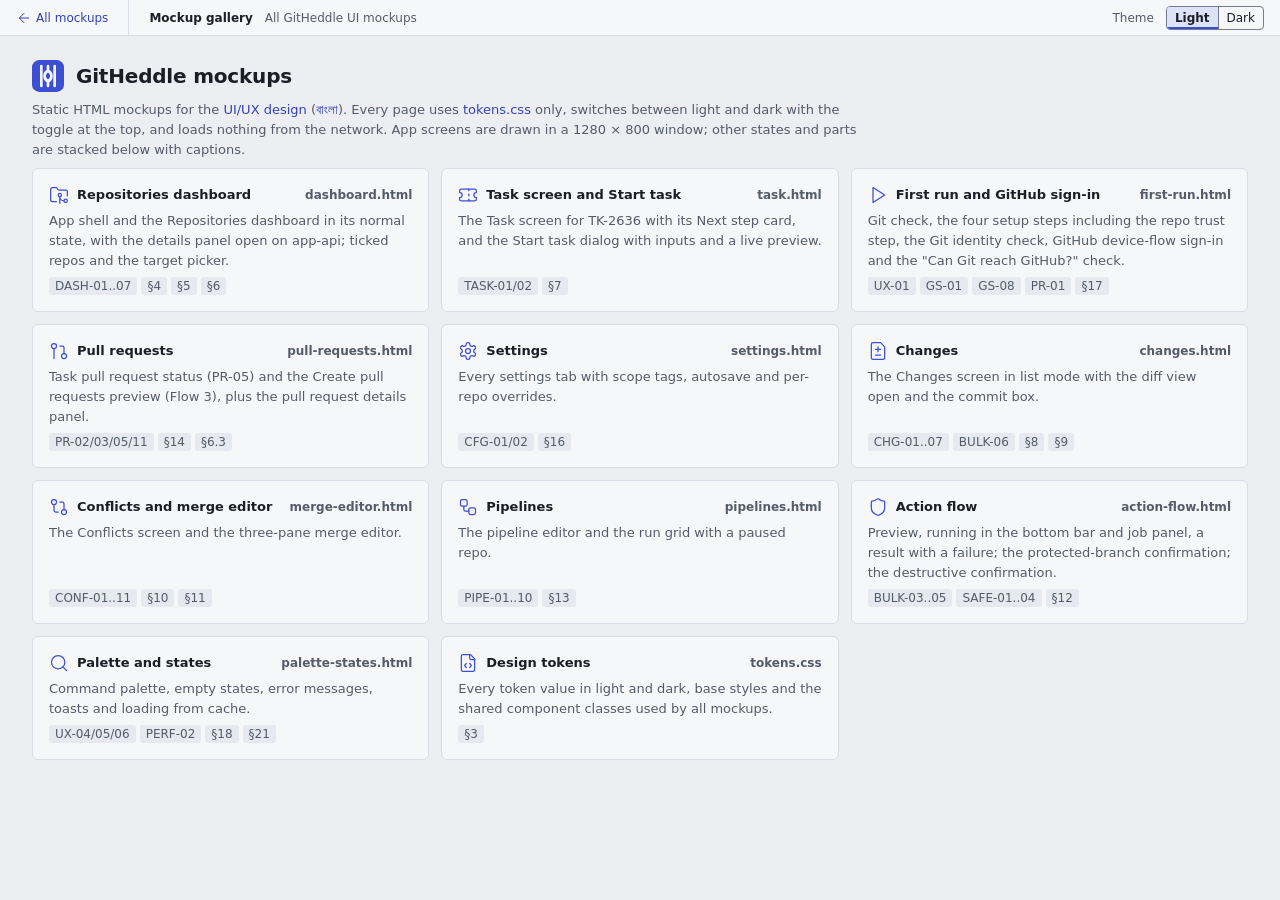
<file: docs/design/mockups/index.html>
<!DOCTYPE html>
<html lang="en" data-theme="light">
<head>
<meta charset="utf-8">
<meta name="viewport" content="width=device-width, initial-scale=1">
<title>Mockup gallery · GitHeddle mockup</title>
<link rel="stylesheet" href="tokens.css">
<style>
/* Page helpers shared by this set of mockups. Every colour is a token. */
.mock-frame { display: flex; flex-direction: column; gap: var(--gh-space-4); }
.gh-mock-bar a { display: inline-flex; align-items: center; gap: var(--gh-space-2); }
.gh-segmented > button { border-top: 0; border-bottom: 0; border-left: 0; font: inherit; font-size: var(--gh-text-caption-size); cursor: default; }
.gh-mock-window .gh-scrim { top: 1.75rem; padding-top: var(--gh-space-8); }
.gh-mock-window .gh-dialog { max-height: calc(100% - 4rem); }
.tone-warning { color: var(--gh-warning); }
.tone-danger { color: var(--gh-danger); }
.tone-success { color: var(--gh-success); }
.tone-info { color: var(--gh-info); }
.tone-link { color: var(--gh-text-link); }
.tone-primary { color: var(--gh-text-primary); }
.tone-conflict { color: var(--gh-status-conflicted); }
.nav-list, .plain-list { list-style: none; margin: 0; padding: 0; }
.disc { background: none; border: 0; padding: 0; font: inherit; color: inherit; display: inline-flex; align-items: center; gap: var(--gh-space-2); cursor: default; }
details > summary { list-style: none; cursor: default; }
details > summary::-webkit-details-marker { display: none; }
details[open] > summary .gh-twisty .gh-icon { transform: rotate(90deg); }
.contents { display: contents; }
.scroll { flex: 1; min-height: 0; overflow: auto; }
.gh-jobchip { border: 0; background: transparent; font: inherit; font-size: var(--gh-text-caption-size); }
.account { border: 0; font-family: inherit; cursor: default; }
.account--out { background: transparent; border: 1px solid var(--gh-border-strong); }
.topbar-search { display: inline-flex; align-items: center; gap: var(--gh-space-3); flex: 0 1 12.5rem; min-width: 7.5rem; height: var(--gh-control-md); padding: 0 var(--gh-space-3) 0 var(--gh-space-4); background: var(--gh-surface-sunken); border: 1px solid var(--gh-border-strong); border-radius: var(--gh-radius-md); color: var(--gh-text-secondary); font: inherit; cursor: text; overflow: hidden; }
.topbar-search > span { flex: 1; text-align: left; overflow: hidden; text-overflow: ellipsis; white-space: nowrap; }
.task-chip code { color: var(--gh-text-primary); }
.task-chip__title { max-width: 10rem; color: var(--gh-text-primary); }
.target-picker.is-flash { background: var(--gh-info-soft); }
.nav-item-trail { margin-left: auto; display: inline-flex; align-items: center; gap: var(--gh-space-3); }
.gh-nav-item .nav-item-trail .gh-count { margin-left: 0; }
.gh-nav-item .gh-truncate { flex: 1; }
.gh-nav-item code { font-size: var(--gh-text-caption-size); }
.sidebar-sep { margin: var(--gh-space-3) 0 0; }
.screen-header-title { display: flex; align-items: baseline; gap: var(--gh-space-4); min-width: 0; }
.cell { display: flex; align-items: center; gap: var(--gh-space-3); min-width: 0; }
.cell > .gh-truncate { flex: 1; }
.cell .gh-row__actions { margin-left: auto; }
.gh-table td.is-num, .gh-table th.is-num { text-align: right; }
.table-wrap { flex: 1; min-height: 0; overflow: auto; }
.section-head { display: flex; align-items: center; gap: var(--gh-space-4); padding: var(--gh-space-5) var(--gh-space-6) var(--gh-space-3); }
.gs-line { display: flex; align-items: center; gap: var(--gh-space-4); min-height: 2.25rem; margin: var(--gh-space-4) var(--gh-space-6); padding: 0 var(--gh-space-3) 0 var(--gh-space-5); background: var(--gh-surface-raised); border: 1px solid var(--gh-border-subtle); border-radius: var(--gh-radius-lg); flex: none; }
.next-step { display: flex; align-items: center; gap: var(--gh-space-5); padding: var(--gh-space-5); background: var(--gh-info-soft); border-radius: var(--gh-radius-lg); }
.next-step > .gh-icon { color: var(--gh-info); }
.next-step p { flex: 1; }
.dp-section { display: flex; flex-direction: column; gap: var(--gh-space-2); }
.dp-section > summary { display: flex; align-items: center; gap: var(--gh-space-2); height: var(--gh-row-height); }
.dp-kv { display: grid; grid-template-columns: 4.5rem 1fr auto; align-items: center; column-gap: var(--gh-space-4); min-height: var(--gh-row-height); }
.dp-line { display: flex; align-items: center; gap: var(--gh-space-4); min-height: var(--gh-row-height); min-width: 0; }
.dp-line > .gh-truncate { flex: 1; }
.merge-card { padding: var(--gh-space-5); background: var(--gh-merge-unresolved); border: 1px solid var(--gh-border-subtle); box-shadow: inset var(--gh-edge-width) 0 0 var(--gh-merge-unresolved-edge); border-radius: var(--gh-radius-lg); display: grid; gap: var(--gh-space-3); }
.menu-pos { position: absolute; z-index: 20; }
.sheet-card { display: flex; flex-direction: column; gap: var(--gh-space-4); }
.sheet-card > h2 { color: var(--gh-text-primary); }
.choice-tag { font-size: var(--gh-text-caption-size); color: var(--gh-success); font-weight: 600; }

.gallery-head { display: flex; align-items: center; gap: var(--gh-space-5); }
.gallery-head h1 { font-size: 1.25rem; line-height: 1.75rem; }
.gallery-intro { max-width: 52rem; color: var(--gh-text-secondary); }
.gallery { list-style: none; margin: 0; padding: 0; display: grid; grid-template-columns: repeat(auto-fill, minmax(22rem, 1fr)); gap: var(--gh-space-5); width: 100%; max-width: 80rem; }
.gallery a { display: flex; flex-direction: column; gap: var(--gh-space-3); height: 100%; padding: var(--gh-space-6); background: var(--gh-surface-raised); border: 1px solid var(--gh-border-subtle); border-radius: var(--gh-radius-lg); color: var(--gh-text-primary); }
.gallery a:hover { background: var(--gh-surface-hover); text-decoration: none; }
.gallery .title { display: flex; align-items: center; gap: var(--gh-space-4); font-weight: 600; }
.gallery .title .gh-icon { color: var(--gh-accent-indicator); }
.gallery .file { margin-left: auto; font-size: var(--gh-text-caption-size); color: var(--gh-text-secondary); }
.gallery .ids { display: flex; flex-wrap: wrap; gap: var(--gh-space-2); margin-top: auto; }
.gallery p { color: var(--gh-text-secondary); }
</style>
</head>
<body>
<svg width="0" height="0" style="position:absolute" aria-hidden="true" focusable="false"><defs>
<symbol id="i-folder-git-2" viewBox="0 0 24 24"><path d="M9 20H4a2 2 0 0 1-2-2V5a2 2 0 0 1 2-2h3.9a2 2 0 0 1 1.69.9l.81 1.2a2 2 0 0 0 1.67.9H20a2 2 0 0 1 2 2v5"/><circle cx="13" cy="12" r="2"/><path d="M18 19c-2.8 0-5-2.2-5-5v8"/><circle cx="20" cy="19" r="2"/></symbol>
<symbol id="i-file-diff" viewBox="0 0 24 24"><path d="M15 2H6a2 2 0 0 0-2 2v16a2 2 0 0 0 2 2h12a2 2 0 0 0 2-2V7Z"/><path d="M9 10h6"/><path d="M12 13V7"/><path d="M9 17h6"/></symbol>
<symbol id="i-git-pull-request" viewBox="0 0 24 24"><circle cx="18" cy="18" r="3"/><circle cx="6" cy="6" r="3"/><path d="M13 6h3a2 2 0 0 1 2 2v7"/><line x1="6" x2="6" y1="9" y2="21"/></symbol>
<symbol id="i-git-pull-request-draft" viewBox="0 0 24 24"><circle cx="18" cy="18" r="3"/><circle cx="6" cy="6" r="3"/><path d="M18 6V5"/><path d="M18 11v-1"/><line x1="6" x2="6" y1="9" y2="21"/></symbol>
<symbol id="i-git-compare" viewBox="0 0 24 24"><circle cx="18" cy="18" r="3"/><circle cx="6" cy="6" r="3"/><path d="M13 6h3a2 2 0 0 1 2 2v7"/><path d="M11 18H8a2 2 0 0 1-2-2V9"/></symbol>
<symbol id="i-workflow" viewBox="0 0 24 24"><rect width="8" height="8" x="3" y="3" rx="2"/><path d="M7 11v4a2 2 0 0 0 2 2h4"/><rect width="8" height="8" x="13" y="13" rx="2"/></symbol>
<symbol id="i-ticket" viewBox="0 0 24 24"><path d="M2 9a3 3 0 0 1 0 6v2a2 2 0 0 0 2 2h16a2 2 0 0 0 2-2v-2a3 3 0 0 1 0-6V7a2 2 0 0 0-2-2H4a2 2 0 0 0-2 2Z"/><path d="M13 5v2"/><path d="M13 17v2"/><path d="M13 11v2"/></symbol>
<symbol id="i-scroll-text" viewBox="0 0 24 24"><path d="M15 12h-5"/><path d="M15 8h-5"/><path d="M19 17V5a2 2 0 0 0-2-2H4"/><path d="M8 21h12a2 2 0 0 0 2-2v-1a1 1 0 0 0-1-1H11a1 1 0 0 0-1 1v1a2 2 0 1 1-4 0V5a2 2 0 1 0-4 0v2a1 1 0 0 0 1 1h3"/></symbol>
<symbol id="i-settings" viewBox="0 0 24 24"><path d="M12.22 2h-.44a2 2 0 0 0-2 2v.18a2 2 0 0 1-1 1.73l-.43.25a2 2 0 0 1-2 0l-.15-.08a2 2 0 0 0-2.73.73l-.22.38a2 2 0 0 0 .73 2.73l.15.1a2 2 0 0 1 1 1.72v.51a2 2 0 0 1-1 1.74l-.15.09a2 2 0 0 0-.73 2.73l.22.38a2 2 0 0 0 2.73.73l.15-.08a2 2 0 0 1 2 0l.43.25a2 2 0 0 1 1 1.73V20a2 2 0 0 0 2 2h.44a2 2 0 0 0 2-2v-.18a2 2 0 0 1 1-1.73l.43-.25a2 2 0 0 1 2 0l.15.08a2 2 0 0 0 2.73-.73l.22-.39a2 2 0 0 0-.73-2.73l-.15-.08a2 2 0 0 1-1-1.74v-.5a2 2 0 0 1 1-1.74l.15-.09a2 2 0 0 0 .73-2.73l-.22-.38a2 2 0 0 0-2.73-.73l-.15.08a2 2 0 0 1-2 0l-.43-.25a2 2 0 0 1-1-1.73V4a2 2 0 0 0-2-2z"/><circle cx="12" cy="12" r="3"/></symbol>
<symbol id="i-cloud-download" viewBox="0 0 24 24"><path d="M12 13v8l-4-4"/><path d="m12 21 4-4"/><path d="M4.393 15.269A7 7 0 1 1 15.71 8h1.79a4.5 4.5 0 0 1 2.436 8.284"/></symbol>
<symbol id="i-arrow-down-to-line" viewBox="0 0 24 24"><path d="M12 17V3"/><path d="m6 11 6 6 6-6"/><path d="M19 21H5"/></symbol>
<symbol id="i-arrow-up-from-line" viewBox="0 0 24 24"><path d="m18 9-6-6-6 6"/><path d="M12 3v14"/><path d="M5 21h14"/></symbol>
<symbol id="i-git-commit-horizontal" viewBox="0 0 24 24"><circle cx="12" cy="12" r="3"/><line x1="3" x2="9" y1="12" y2="12"/><line x1="15" x2="21" y1="12" y2="12"/></symbol>
<symbol id="i-git-branch" viewBox="0 0 24 24"><line x1="6" x2="6" y1="3" y2="15"/><circle cx="18" cy="6" r="3"/><circle cx="6" cy="18" r="3"/><path d="M18 9a9 9 0 0 1-9 9"/></symbol>
<symbol id="i-git-merge" viewBox="0 0 24 24"><circle cx="18" cy="18" r="3"/><circle cx="6" cy="6" r="3"/><path d="M6 21V9a9 9 0 0 0 9 9"/></symbol>
<symbol id="i-archive" viewBox="0 0 24 24"><rect width="20" height="5" x="2" y="3" rx="1"/><path d="M4 8v11a2 2 0 0 0 2 2h12a2 2 0 0 0 2-2V8"/><path d="M10 12h4"/></symbol>
<symbol id="i-play" viewBox="0 0 24 24"><polygon points="6 3 20 12 6 21 6 3"/></symbol>
<symbol id="i-refresh-cw" viewBox="0 0 24 24"><path d="M3 12a9 9 0 0 1 9-9 9.75 9.75 0 0 1 6.74 2.74L21 8"/><path d="M21 3v5h-5"/><path d="M21 12a9 9 0 0 1-9 9 9.75 9.75 0 0 1-6.74-2.74L3 16"/><path d="M8 16H3v5"/></symbol>
<symbol id="i-plus" viewBox="0 0 24 24"><path d="M5 12h14"/><path d="M12 5v14"/></symbol>
<symbol id="i-minus" viewBox="0 0 24 24"><path d="M5 12h14"/></symbol>
<symbol id="i-undo-2" viewBox="0 0 24 24"><path d="M9 14 4 9l5-5"/><path d="M4 9h10.5a5.5 5.5 0 0 1 5.5 5.5a5.5 5.5 0 0 1-5.5 5.5H11"/></symbol>
<symbol id="i-square-pen" viewBox="0 0 24 24"><path d="M12 3H5a2 2 0 0 0-2 2v14a2 2 0 0 0 2 2h14a2 2 0 0 0 2-2v-7"/><path d="M18.375 2.625a1 1 0 0 1 3 3l-9.013 9.014a2 2 0 0 1-.853.505l-2.873.84a.5.5 0 0 1-.62-.62l.84-2.873a2 2 0 0 1 .506-.852z"/></symbol>
<symbol id="i-square-terminal" viewBox="0 0 24 24"><path d="m7 11 2-2-2-2"/><path d="M11 13h4"/><rect width="18" height="18" x="3" y="3" rx="2" ry="2"/></symbol>
<symbol id="i-folder-open" viewBox="0 0 24 24"><path d="m6 14 1.5-2.9A2 2 0 0 1 9.24 10H20a2 2 0 0 1 1.94 2.5l-1.54 6a2 2 0 0 1-1.95 1.5H4a2 2 0 0 1-2-2V5a2 2 0 0 1 2-2h3.9a2 2 0 0 1 1.69.9l.81 1.2a2 2 0 0 0 1.67.9H18a2 2 0 0 1 2 2v2"/></symbol>
<symbol id="i-folder" viewBox="0 0 24 24"><path d="M20 20a2 2 0 0 0 2-2V8a2 2 0 0 0-2-2h-7.9a2 2 0 0 1-1.69-.9L9.6 3.9A2 2 0 0 0 7.93 3H4a2 2 0 0 0-2 2v13a2 2 0 0 0 2 2Z"/></symbol>
<symbol id="i-file-code" viewBox="0 0 24 24"><path d="M10 12.5 8 15l2 2.5"/><path d="m14 12.5 2 2.5-2 2.5"/><path d="M14 2v4a2 2 0 0 0 2 2h4"/><path d="M15 2H6a2 2 0 0 0-2 2v16a2 2 0 0 0 2 2h12a2 2 0 0 0 2-2V7z"/></symbol>
<symbol id="i-external-link" viewBox="0 0 24 24"><path d="M15 3h6v6"/><path d="M10 14 21 3"/><path d="M18 13v6a2 2 0 0 1-2 2H5a2 2 0 0 1-2-2V8a2 2 0 0 1 2-2h6"/></symbol>
<symbol id="i-shield" viewBox="0 0 24 24"><path d="M20 13c0 5-3.5 7.5-7.66 8.95a1 1 0 0 1-.67-.01C7.5 20.5 4 18 4 13V6a1 1 0 0 1 1-1c2 0 4.5-1.2 6.24-2.72a1.17 1.17 0 0 1 1.52 0C14.51 3.81 17 5 19 5a1 1 0 0 1 1 1z"/></symbol>
<symbol id="i-shield-question" viewBox="0 0 24 24"><path d="M20 13c0 5-3.5 7.5-7.66 8.95a1 1 0 0 1-.67-.01C7.5 20.5 4 18 4 13V6a1 1 0 0 1 1-1c2 0 4.5-1.2 6.24-2.72a1.17 1.17 0 0 1 1.52 0C14.51 3.81 17 5 19 5a1 1 0 0 1 1 1z"/><path d="M9.1 9a3 3 0 0 1 5.82 1c0 2-3 3-3 3"/><path d="M12 17h.01"/></symbol>
<symbol id="i-triangle-alert" viewBox="0 0 24 24"><path d="m21.73 18-8-14a2 2 0 0 0-3.48 0l-8 14A2 2 0 0 0 4 21h16a2 2 0 0 0 1.73-3"/><path d="M12 9v4"/><path d="M12 17h.01"/></symbol>
<symbol id="i-search" viewBox="0 0 24 24"><circle cx="11" cy="11" r="8"/><path d="m21 21-4.3-4.3"/></symbol>
<symbol id="i-chevron-right" viewBox="0 0 24 24"><path d="m9 18 6-6-6-6"/></symbol>
<symbol id="i-chevron-left" viewBox="0 0 24 24"><path d="m15 18-6-6 6-6"/></symbol>
<symbol id="i-chevron-down" viewBox="0 0 24 24"><path d="m6 9 6 6 6-6"/></symbol>
<symbol id="i-arrow-left" viewBox="0 0 24 24"><path d="m12 19-7-7 7-7"/><path d="M19 12H5"/></symbol>
<symbol id="i-arrow-right" viewBox="0 0 24 24"><path d="M5 12h14"/><path d="m12 5 7 7-7 7"/></symbol>
<symbol id="i-unlink" viewBox="0 0 24 24"><path d="m18.84 12.25 1.72-1.71h-.02a5.004 5.004 0 0 0-.12-7.07 5.006 5.006 0 0 0-6.95 0l-1.72 1.71"/><path d="m5.17 11.75-1.71 1.71a5.004 5.004 0 0 0 .12 7.07 5.006 5.006 0 0 0 6.95 0l1.71-1.71"/><line x1="8" x2="8" y1="2" y2="5"/><line x1="2" x2="5" y1="8" y2="8"/><line x1="16" x2="16" y1="19" y2="22"/><line x1="19" x2="22" y1="16" y2="16"/></symbol>
<symbol id="i-split" viewBox="0 0 24 24"><path d="M16 3h5v5"/><path d="M8 3H3v5"/><path d="M12 22v-8.3a4 4 0 0 0-1.172-2.872L3 3"/><path d="m15 9 6-6"/></symbol>
<symbol id="i-cloud-off" viewBox="0 0 24 24"><path d="m2 2 20 20"/><path d="M5.782 5.782A7 7 0 0 0 9 19h8.5a4.5 4.5 0 0 0 1.307-.193"/><path d="M21.532 16.5A4.5 4.5 0 0 0 17.5 10h-1.79A7.008 7.008 0 0 0 10 5.07"/></symbol>
<symbol id="i-circle-help" viewBox="0 0 24 24"><circle cx="12" cy="12" r="10"/><path d="M9.09 9a3 3 0 0 1 5.83 1c0 2-3 3-3 3"/><path d="M12 17h.01"/></symbol>
<symbol id="i-check" viewBox="0 0 24 24"><path d="M20 6 9 17l-5-5"/></symbol>
<symbol id="i-x" viewBox="0 0 24 24"><path d="M18 6 6 18"/><path d="m6 6 12 12"/></symbol>
<symbol id="i-pause" viewBox="0 0 24 24"><rect x="14" y="4" width="4" height="16" rx="1"/><rect x="6" y="4" width="4" height="16" rx="1"/></symbol>
<symbol id="i-circle" viewBox="0 0 24 24"><circle cx="12" cy="12" r="10"/></symbol>
<symbol id="i-circle-dot" viewBox="0 0 24 24"><circle cx="12" cy="12" r="10"/><circle cx="12" cy="12" r="1"/></symbol>
<symbol id="i-loader-circle" viewBox="0 0 24 24"><path d="M21 12a9 9 0 1 1-6.219-8.56"/></symbol>
<symbol id="i-history" viewBox="0 0 24 24"><path d="M3 12a9 9 0 1 0 9-9 9.75 9.75 0 0 0-6.74 2.74L3 8"/><path d="M3 3v5h5"/><path d="M12 7v5l4 2"/></symbol>
<symbol id="i-key-round" viewBox="0 0 24 24"><path d="M2.586 17.414A2 2 0 0 0 2 18.828V21a1 1 0 0 0 1 1h3a1 1 0 0 0 1-1v-1a1 1 0 0 1 1-1h1a1 1 0 0 0 1-1v-1a1 1 0 0 1 1-1h.172a2 2 0 0 0 1.414-.586l.814-.814a6.5 6.5 0 1 0-4-4z"/><circle cx="16.5" cy="7.5" r=".5"/></symbol>
<symbol id="i-lock" viewBox="0 0 24 24"><rect width="18" height="11" x="3" y="11" rx="2" ry="2"/><path d="M7 11V7a5 5 0 0 1 10 0v4"/></symbol>
<symbol id="i-user" viewBox="0 0 24 24"><path d="M19 21v-2a4 4 0 0 0-4-4H9a4 4 0 0 0-4 4v2"/><circle cx="12" cy="7" r="4"/></symbol>
<symbol id="i-ellipsis" viewBox="0 0 24 24"><circle cx="12" cy="12" r="1"/><circle cx="19" cy="12" r="1"/><circle cx="5" cy="12" r="1"/></symbol>
<symbol id="i-copy" viewBox="0 0 24 24"><rect width="14" height="14" x="8" y="8" rx="2" ry="2"/><path d="M4 16c-1.1 0-2-.9-2-2V4c0-1.1.9-2 2-2h10c1.1 0 2 .9 2 2"/></symbol>
<symbol id="i-pin" viewBox="0 0 24 24"><path d="M12 17v5"/><path d="M9 10.76a2 2 0 0 1-1.11 1.79l-1.78.9A2 2 0 0 0 5 15.24V16a1 1 0 0 0 1 1h12a1 1 0 0 0 1-1v-.76a2 2 0 0 0-1.11-1.79l-1.78-.9A2 2 0 0 1 15 10.76V7a1 1 0 0 1 1-1 2 2 0 0 0 0-4H8a2 2 0 0 0 0 4 1 1 0 0 1 1 1z"/></symbol>
<symbol id="i-columns-3" viewBox="0 0 24 24"><rect width="18" height="18" x="3" y="3" rx="2"/><path d="M9 3v18"/><path d="M15 3v18"/></symbol>
<symbol id="i-info" viewBox="0 0 24 24"><circle cx="12" cy="12" r="10"/><path d="M12 16v-4"/><path d="M12 8h.01"/></symbol>
<symbol id="i-octagon-x" viewBox="0 0 24 24"><path d="m15 9-6 6"/><path d="M2.586 16.726A2 2 0 0 1 2 15.312V8.688a2 2 0 0 1 .586-1.414l4.688-4.688A2 2 0 0 1 8.688 2h6.624a2 2 0 0 1 1.414.586l4.688 4.688A2 2 0 0 1 22 8.688v6.624a2 2 0 0 1-.586 1.414l-4.688 4.688a2 2 0 0 1-1.414.586H8.688a2 2 0 0 1-1.414-.586z"/><path d="m9 9 6 6"/></symbol>
<symbol id="i-message-square" viewBox="0 0 24 24"><path d="M21 15a2 2 0 0 1-2 2H7l-4 4V5a2 2 0 0 1 2-2h14a2 2 0 0 1 2 2z"/></symbol>
<symbol id="i-eye" viewBox="0 0 24 24"><path d="M2.062 12.348a1 1 0 0 1 0-.696 10.75 10.75 0 0 1 19.876 0 1 1 0 0 1 0 .696 10.75 10.75 0 0 1-19.876 0"/><circle cx="12" cy="12" r="3"/></symbol>
<symbol id="i-tag" viewBox="0 0 24 24"><path d="M12.586 2.586A2 2 0 0 0 11.172 2H4a2 2 0 0 0-2 2v7.172a2 2 0 0 0 .586 1.414l8.704 8.704a2.426 2.426 0 0 0 3.42 0l6.58-6.58a2.426 2.426 0 0 0 0-3.42z"/><circle cx="7.5" cy="7.5" r=".5"/></symbol>
<symbol id="i-trash-2" viewBox="0 0 24 24"><path d="M3 6h18"/><path d="M19 6v14c0 1-1 2-2 2H7c-1 0-2-1-2-2V6"/><path d="M8 6V4c0-1 1-2 2-2h4c1 0 2 1 2 2v2"/><line x1="10" x2="10" y1="11" y2="17"/><line x1="14" x2="14" y1="11" y2="17"/></symbol>
</defs></svg>
<nav class="gh-mock-bar" aria-label="Mockup controls">
  <a href="index.html"><svg class="gh-icon gh-icon--inherit" aria-hidden="true" focusable="false"><use href="#i-arrow-left"/></svg> All mockups</a>
  <span class="gh-vdivider" aria-hidden="true"></span>
  <strong>Mockup gallery</strong>
  <span class="gh-secondary gh-truncate">All GitHeddle UI mockups</span>
  <span class="gh-spacer"></span>
  <span id="theme-label" class="gh-secondary">Theme</span>
  <div class="gh-segmented" role="group" aria-labelledby="theme-label">
    <button type="button" data-set-theme="light" aria-pressed="true" class="is-selected">Light</button>
    <button type="button" data-set-theme="dark" aria-pressed="false">Dark</button>
  </div>
</nav>
<div class="gh-mock-stage">

<header class="gallery-head"><svg class="gh-logo" width="32" height="32" viewBox="0 0 24 24" aria-hidden="true" focusable="false"><rect width="24" height="24" rx="5.5"/><g><path d="M7 4.5v15M17 4.5v15"/><path d="M12 4.5v3.5c0 0-2.6 1.2-2.6 4s2.6 4 2.6 4v3.5"/><path d="M12 8c0 0 2.6 1.2 2.6 4s-2.6 4-2.6 4"/></g></svg><h1>GitHeddle mockups</h1></header>
<p class="gallery-intro">Static HTML mockups for the <a href="../ux-design.en.md">UI/UX design</a> (<a href="../ux-design.bn.md">বাংলা</a>). Every page uses <a href="tokens.css">tokens.css</a> only, switches between light and dark with the toggle at the top, and loads nothing from the network. App screens are drawn in a 1280 × 800 window; other states and parts are stacked below with captions.</p>
<ul class="gallery" aria-label="Mockups">
  <li><a href="dashboard.html">
    <span class="title"><svg class="gh-icon gh-icon--lg" aria-hidden="true" focusable="false"><use href="#i-folder-git-2"/></svg>Repositories dashboard<span class="file">dashboard.html</span></span>
    <p>App shell and the Repositories dashboard in its normal state, with the details panel open on app-api; ticked repos and the target picker.</p>
    <span class="ids"><span class="gh-badge">DASH-01..07</span><span class="gh-badge">§4</span><span class="gh-badge">§5</span><span class="gh-badge">§6</span></span>
  </a></li>
  <li><a href="task.html">
    <span class="title"><svg class="gh-icon gh-icon--lg" aria-hidden="true" focusable="false"><use href="#i-ticket"/></svg>Task screen and Start task<span class="file">task.html</span></span>
    <p>The Task screen for TK-2636 with its Next step card, and the Start task dialog with inputs and a live preview.</p>
    <span class="ids"><span class="gh-badge">TASK-01/02</span><span class="gh-badge">§7</span></span>
  </a></li>
  <li><a href="first-run.html">
    <span class="title"><svg class="gh-icon gh-icon--lg" aria-hidden="true" focusable="false"><use href="#i-play"/></svg>First run and GitHub sign-in<span class="file">first-run.html</span></span>
    <p>Git check, the four setup steps including the repo trust step, the Git identity check, GitHub device-flow sign-in and the "Can Git reach GitHub?" check.</p>
    <span class="ids"><span class="gh-badge">UX-01</span><span class="gh-badge">GS-01</span><span class="gh-badge">GS-08</span><span class="gh-badge">PR-01</span><span class="gh-badge">§17</span></span>
  </a></li>
  <li><a href="pull-requests.html">
    <span class="title"><svg class="gh-icon gh-icon--lg" aria-hidden="true" focusable="false"><use href="#i-git-pull-request"/></svg>Pull requests<span class="file">pull-requests.html</span></span>
    <p>Task pull request status (PR-05) and the Create pull requests preview (Flow 3), plus the pull request details panel.</p>
    <span class="ids"><span class="gh-badge">PR-02/03/05/11</span><span class="gh-badge">§14</span><span class="gh-badge">§6.3</span></span>
  </a></li>
  <li><a href="settings.html">
    <span class="title"><svg class="gh-icon gh-icon--lg" aria-hidden="true" focusable="false"><use href="#i-settings"/></svg>Settings<span class="file">settings.html</span></span>
    <p>Every settings tab with scope tags, autosave and per-repo overrides.</p>
    <span class="ids"><span class="gh-badge">CFG-01/02</span><span class="gh-badge">§16</span></span>
  </a></li>
  <li><a href="changes.html">
    <span class="title"><svg class="gh-icon gh-icon--lg" aria-hidden="true" focusable="false"><use href="#i-file-diff"/></svg>Changes<span class="file">changes.html</span></span>
    <p>The Changes screen in list mode with the diff view open and the commit box.</p>
    <span class="ids"><span class="gh-badge">CHG-01..07</span><span class="gh-badge">BULK-06</span><span class="gh-badge">§8</span><span class="gh-badge">§9</span></span>
  </a></li>
  <li><a href="merge-editor.html">
    <span class="title"><svg class="gh-icon gh-icon--lg" aria-hidden="true" focusable="false"><use href="#i-git-compare"/></svg>Conflicts and merge editor<span class="file">merge-editor.html</span></span>
    <p>The Conflicts screen and the three-pane merge editor.</p>
    <span class="ids"><span class="gh-badge">CONF-01..11</span><span class="gh-badge">§10</span><span class="gh-badge">§11</span></span>
  </a></li>
  <li><a href="pipelines.html">
    <span class="title"><svg class="gh-icon gh-icon--lg" aria-hidden="true" focusable="false"><use href="#i-workflow"/></svg>Pipelines<span class="file">pipelines.html</span></span>
    <p>The pipeline editor and the run grid with a paused repo.</p>
    <span class="ids"><span class="gh-badge">PIPE-01..10</span><span class="gh-badge">§13</span></span>
  </a></li>
  <li><a href="action-flow.html">
    <span class="title"><svg class="gh-icon gh-icon--lg" aria-hidden="true" focusable="false"><use href="#i-shield"/></svg>Action flow<span class="file">action-flow.html</span></span>
    <p>Preview, running in the bottom bar and job panel, a result with a failure; the protected-branch confirmation; the destructive confirmation.</p>
    <span class="ids"><span class="gh-badge">BULK-03..05</span><span class="gh-badge">SAFE-01..04</span><span class="gh-badge">§12</span></span>
  </a></li>
  <li><a href="palette-states.html">
    <span class="title"><svg class="gh-icon gh-icon--lg" aria-hidden="true" focusable="false"><use href="#i-search"/></svg>Palette and states<span class="file">palette-states.html</span></span>
    <p>Command palette, empty states, error messages, toasts and loading from cache.</p>
    <span class="ids"><span class="gh-badge">UX-04/05/06</span><span class="gh-badge">PERF-02</span><span class="gh-badge">§18</span><span class="gh-badge">§21</span></span>
  </a></li>
  <li><a href="tokens.css">
    <span class="title"><svg class="gh-icon gh-icon--lg" aria-hidden="true" focusable="false"><use href="#i-file-code"/></svg>Design tokens<span class="file">tokens.css</span></span>
    <p>Every token value in light and dark, base styles and the shared component classes used by all mockups.</p>
    <span class="ids"><span class="gh-badge">§3</span></span>
  </a></li>
</ul>
</div>
<script>
(function () {
  var buttons = document.querySelectorAll('[data-set-theme]');
  function apply(theme) {
    document.documentElement.setAttribute('data-theme', theme);
    buttons.forEach(function (b) {
      var on = b.getAttribute('data-set-theme') === theme;
      b.setAttribute('aria-pressed', on ? 'true' : 'false');
      b.classList.toggle('is-selected', on);
    });
  }
  buttons.forEach(function (b) {
    b.addEventListener('click', function () { apply(b.getAttribute('data-set-theme')); });
  });
})();
</script>
</body>
</html>
</file>
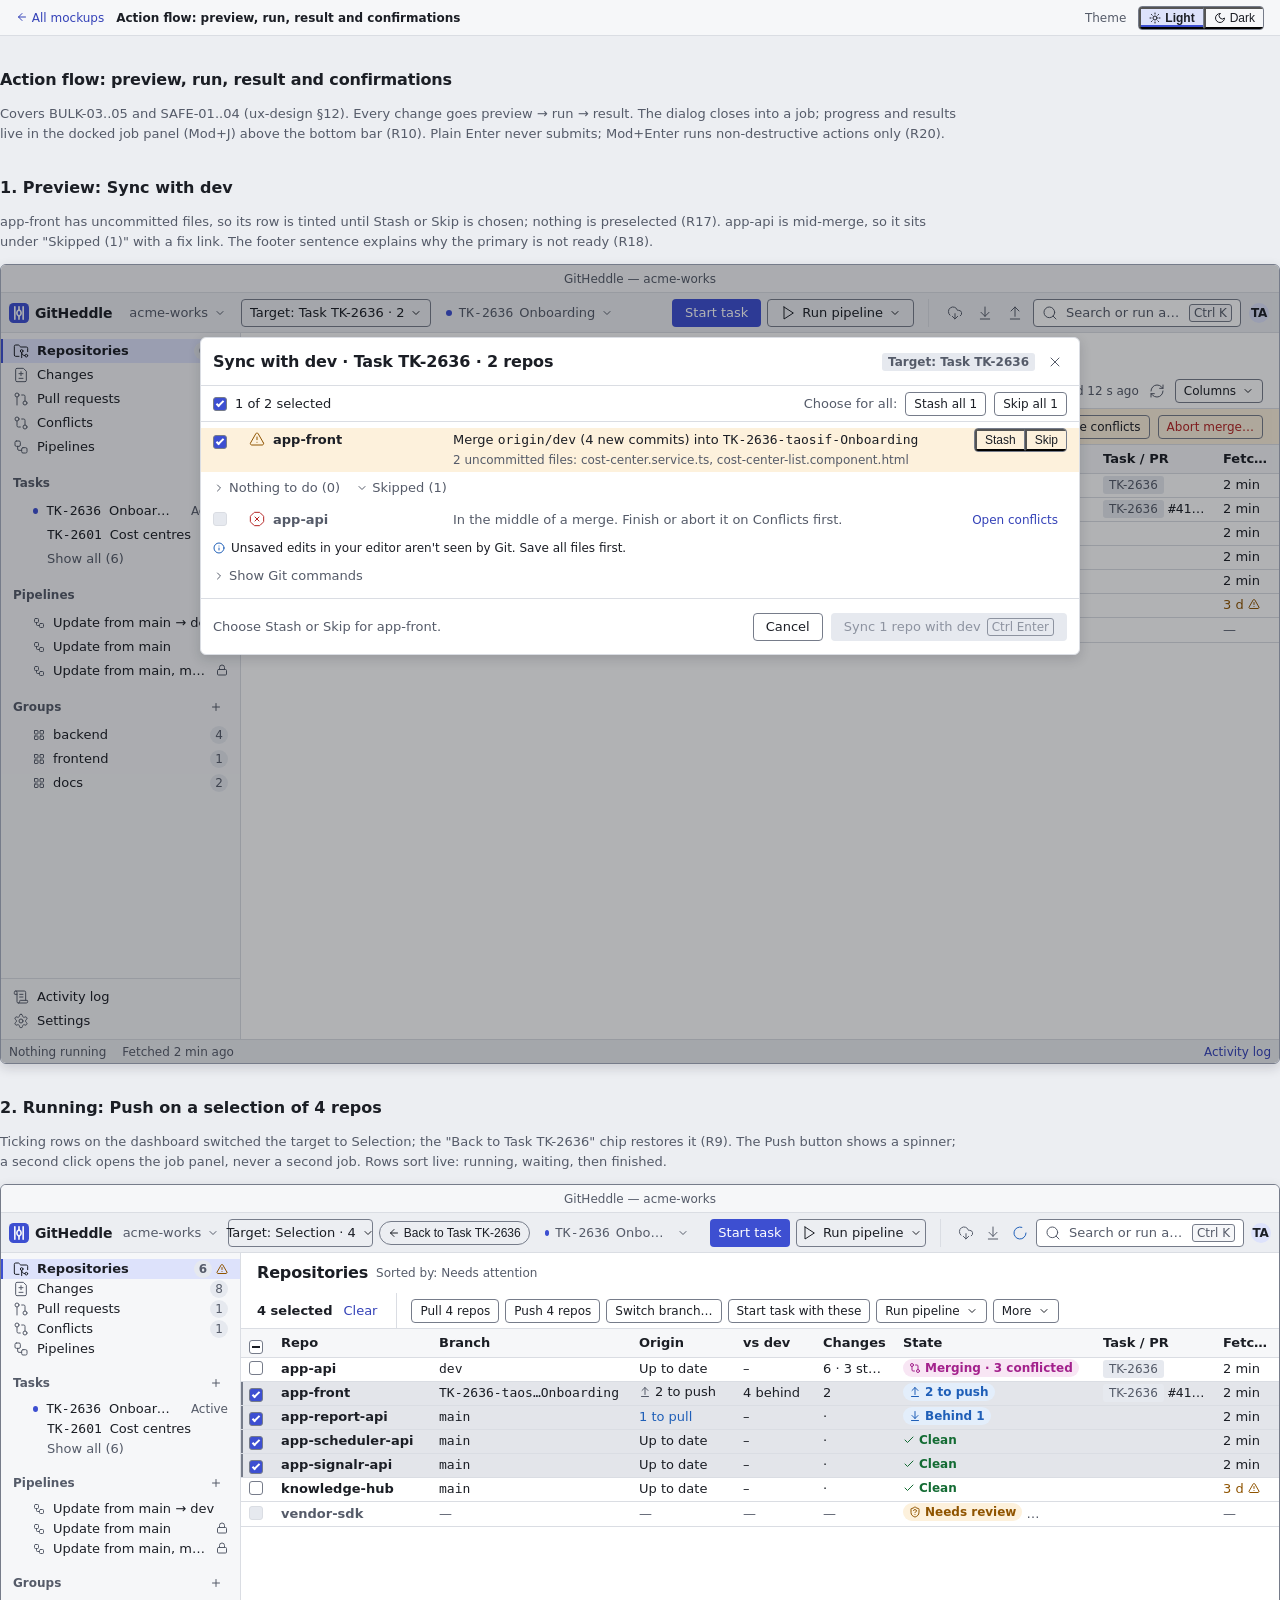
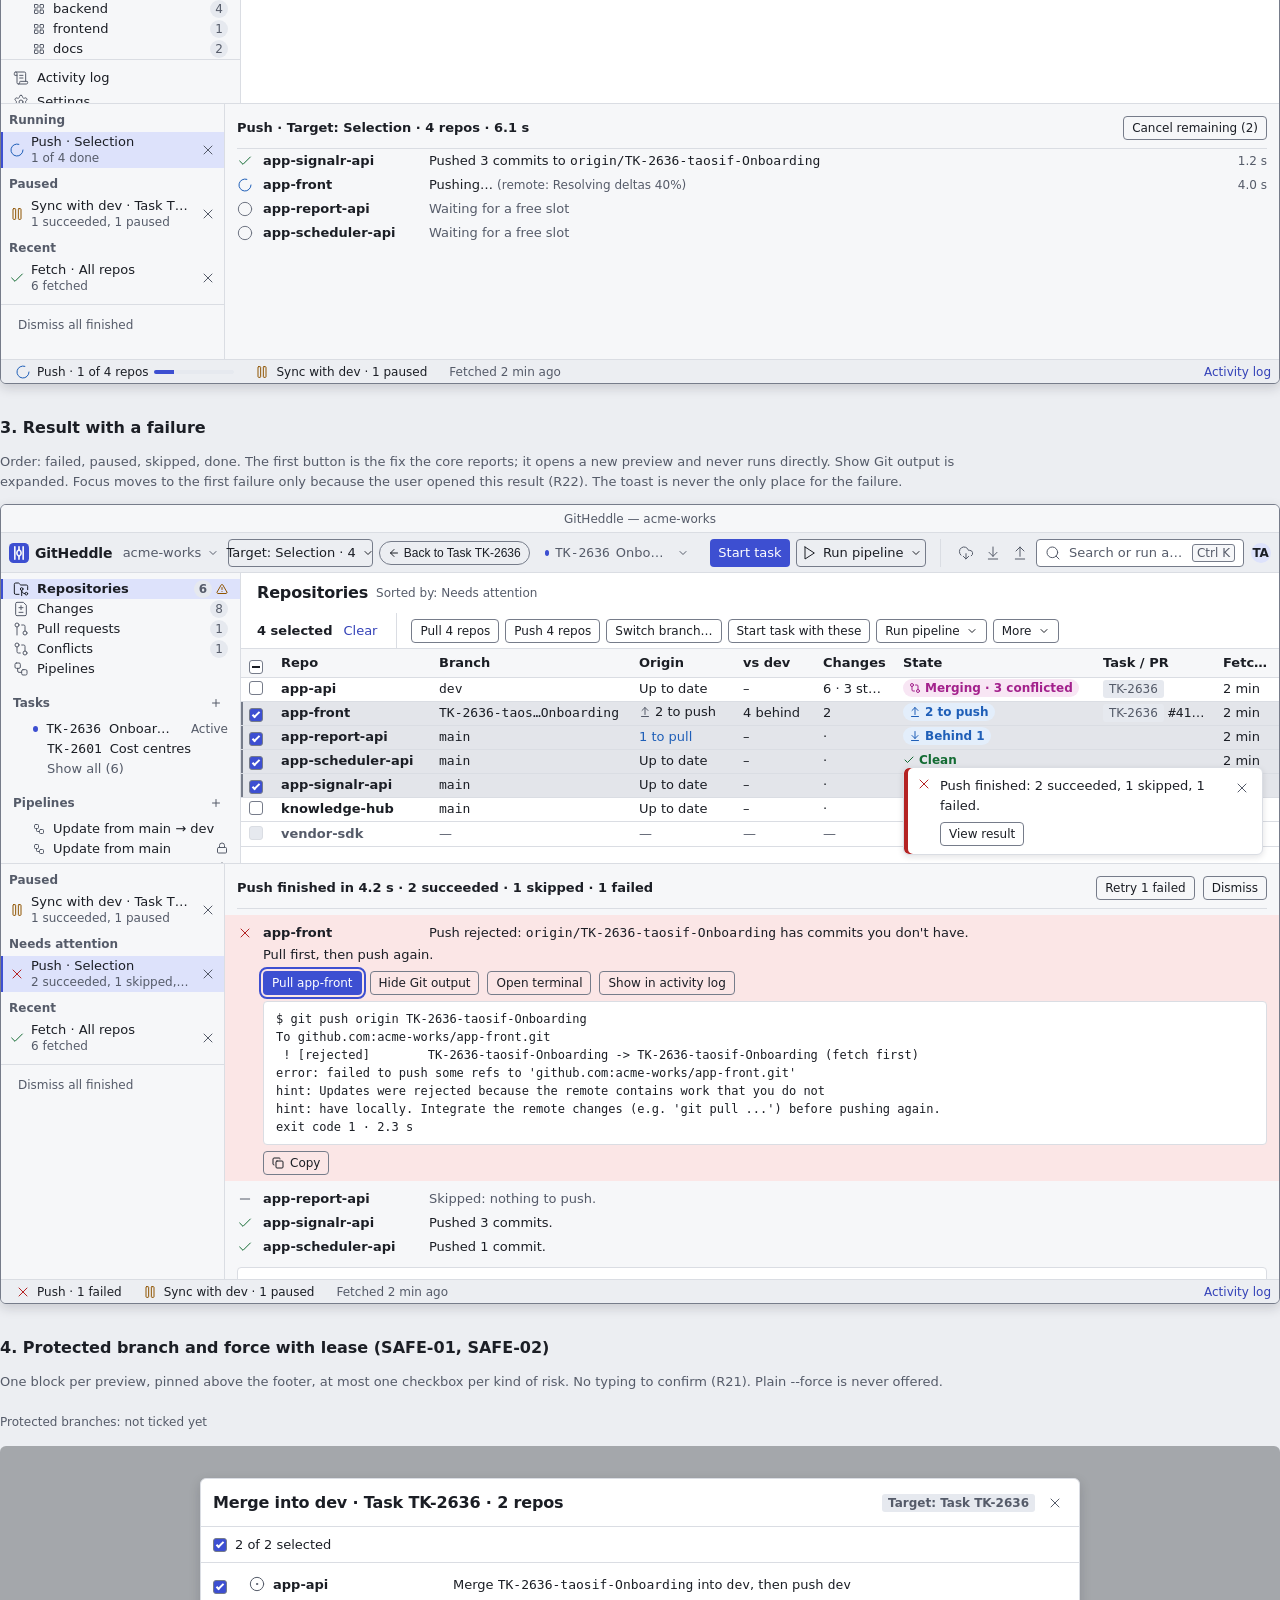
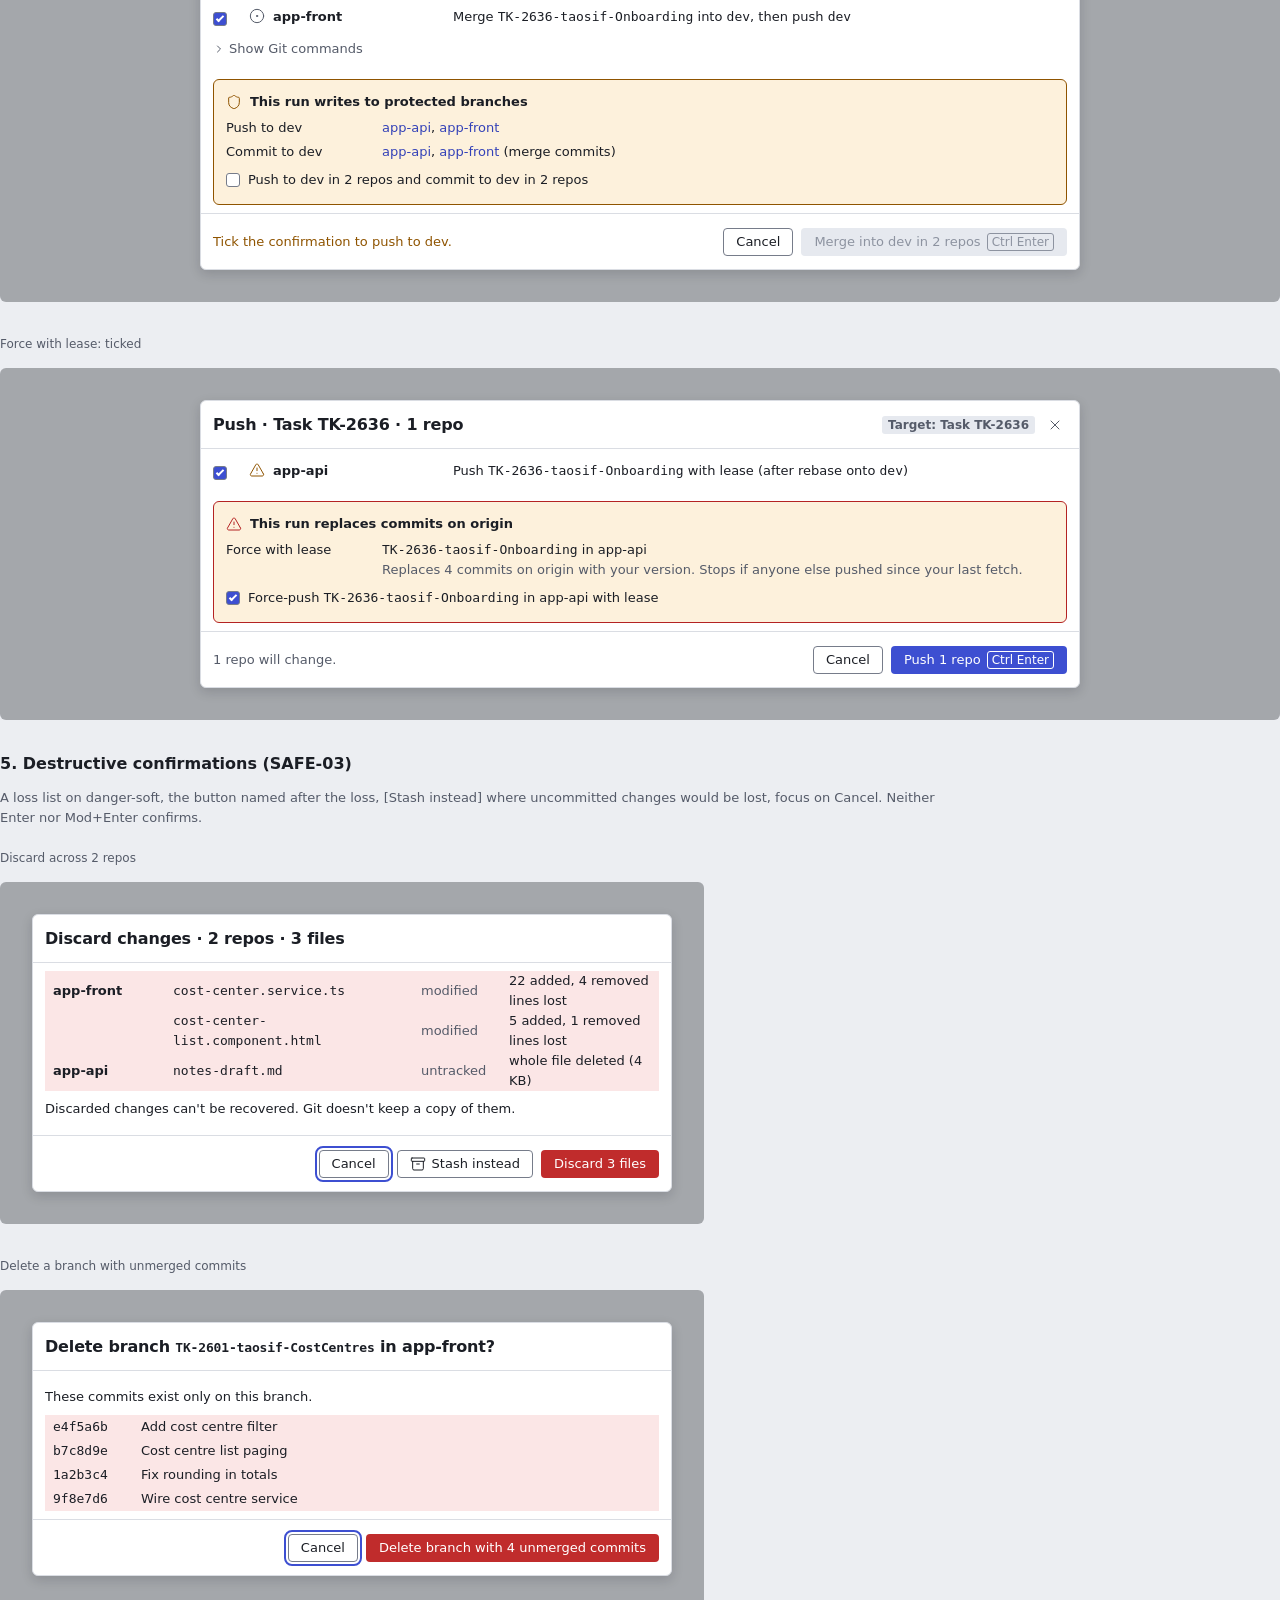
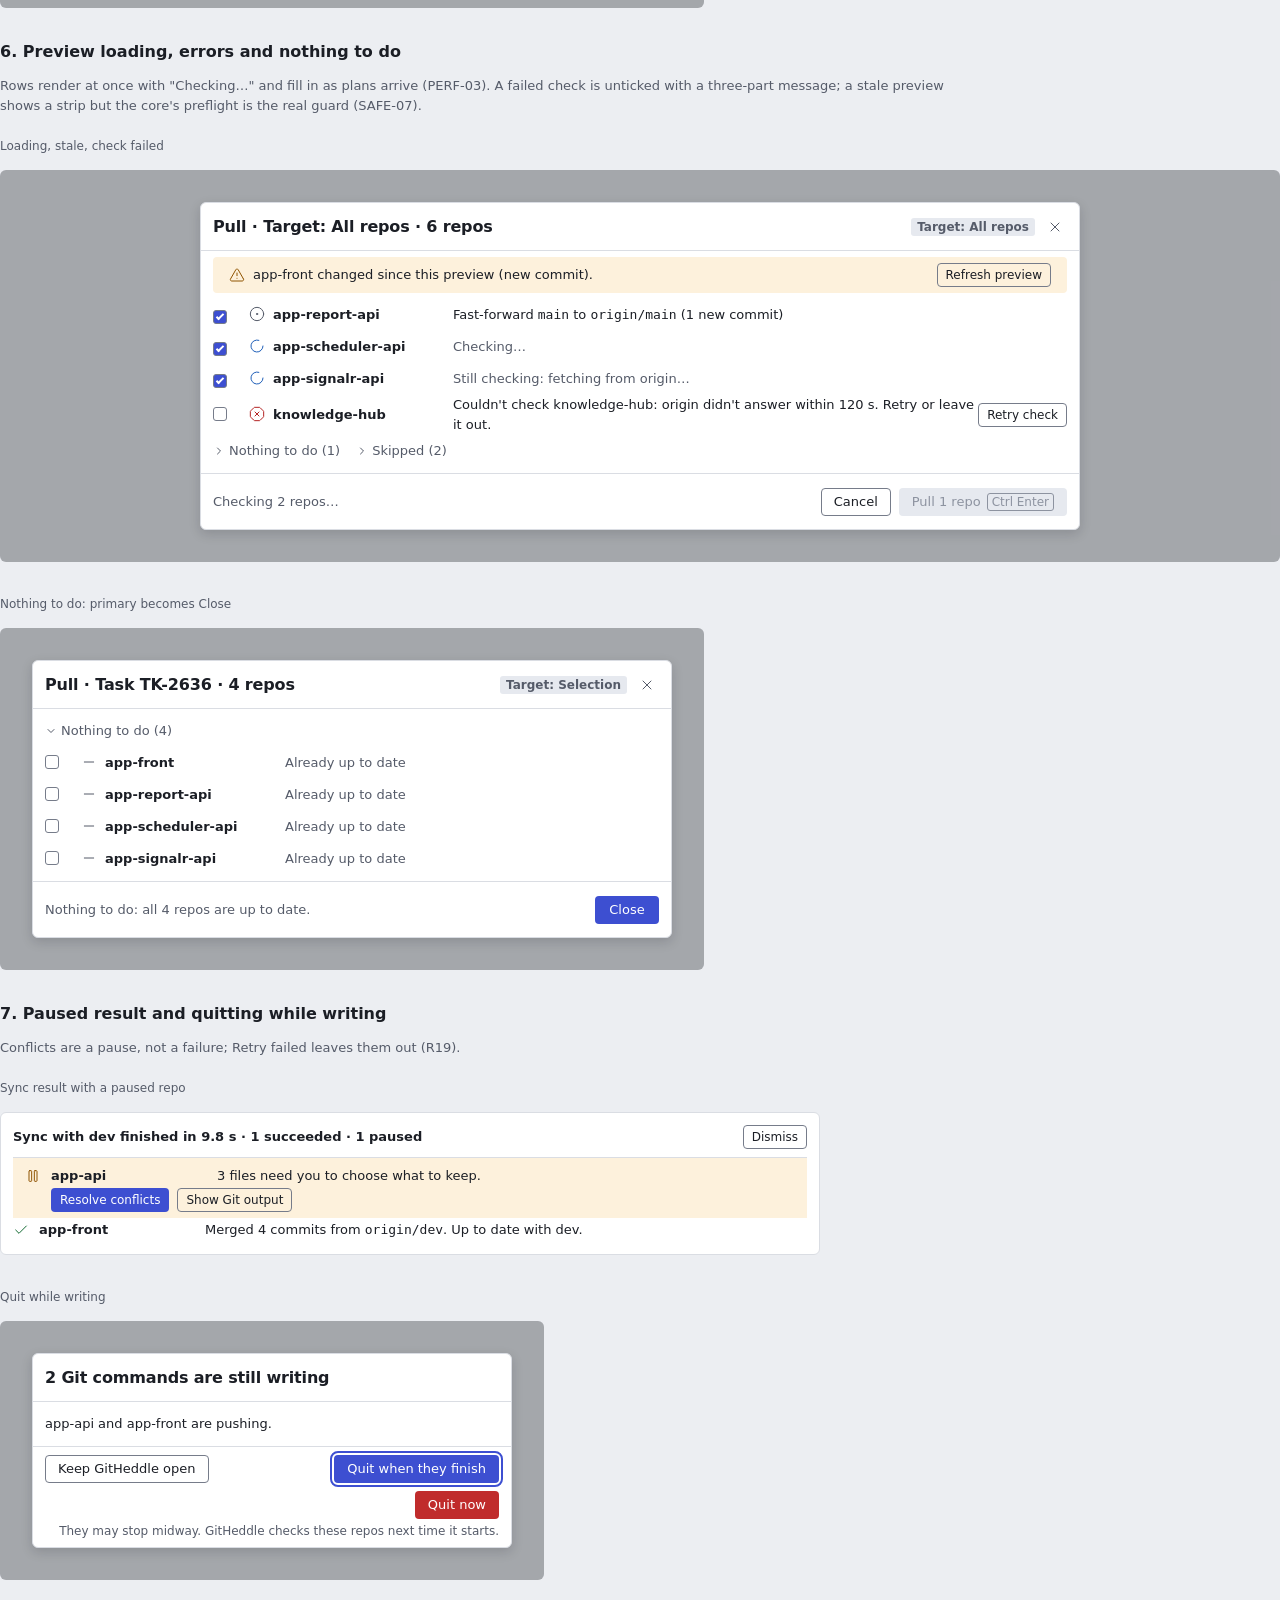
<file: docs/design/mockups/action-flow.html>
<!DOCTYPE html>
<html lang="en" data-theme="light">
<head>
<meta charset="utf-8">
<meta name="viewport" content="width=device-width, initial-scale=1">
<title>Action flow: preview, run, result and confirmations · GitHeddle mockup</title>
<link rel="stylesheet" href="tokens.css">
<style>
/* Mockup page chrome (outside the app window). Only token variables. */
body { background: var(--gh-surface-base); }
.mock-bar__title { font-weight: 600; }
.mock-page { display: flex; flex-direction: column; align-items: center; gap: var(--gh-space-8); padding: var(--gh-space-8) var(--gh-space-6) 6rem; }
.mock-section { width: 1280px; display: flex; flex-direction: column; gap: var(--gh-space-5); }
.mock-heading { font-size: var(--gh-text-screen-title-size); line-height: var(--gh-text-screen-title-lh); font-weight: 600; color: var(--gh-text-primary); }
.mock-desc { color: var(--gh-text-secondary); max-width: 60rem; }
.mock-window .gh-scrim { z-index: 20; }
.mock-window .gh-toast-region { position: absolute; z-index: 30; }
.mock-specimens { display: flex; flex-wrap: wrap; gap: var(--gh-space-7); align-items: flex-start; }
.mock-specimen { display: flex; flex-direction: column; gap: var(--gh-space-3); }
.mock-specimen--full { width: 100%; }
.mock-stage { background: var(--gh-surface-sunken); border: 1px solid var(--gh-border-subtle); border-radius: var(--gh-radius-lg); padding: var(--gh-space-6); }
.mock-stage--base { background: var(--gh-surface-base); }
.mock-window .gh-scrim--static, .mock-specimen .gh-scrim--static { border-radius: var(--gh-radius-lg); }
.mock-page .gh-scrim--static { min-height: 0; }

.mock-filter { width: 15rem; }
.gh-diff-collapsed { white-space: nowrap; overflow: hidden; }
.gh-toast__text .gh-btn-group { display: flex; flex-wrap: wrap; gap: var(--gh-space-3); margin-top: var(--gh-space-3); }

/* Small shell additions used only by these mockups */
.mock-body--rail { grid-template-columns: var(--gh-sidebar-rail) 1fr auto; }
.mock-rail { align-items: center; gap: var(--gh-space-1); padding: var(--gh-space-3) 0; overflow: visible; }
.mock-rail-item { position: relative; display: flex; align-items: center; justify-content: center; width: 2.5rem; height: 2.5rem; border-radius: var(--gh-radius-md); color: var(--gh-text-secondary); }
.mock-rail-item:hover { background: var(--gh-surface-hover); text-decoration: none; }
.mock-rail-item.is-selected { background: var(--gh-surface-selected); box-shadow: inset var(--gh-bar-width) 0 0 var(--gh-accent-indicator); }
.mock-rail-item.is-selected .gh-icon { color: var(--gh-text-primary); }
.mock-rail-count { position: absolute; top: -2px; right: -2px; height: 1rem; min-width: 1rem; font-size: var(--gh-text-caption-size); }
.mock-rail-bottom { width: 100%; display: flex; flex-direction: column; align-items: center; gap: var(--gh-space-1); }
.mock-topbar-tools { flex: 1; gap: var(--gh-space-3); }
.mock-picker { min-width: 0; padding: 0 var(--gh-space-4); gap: var(--gh-space-3); }
.mock-chip-title { max-width: 160px; }
.mock-flash { background: var(--gh-info-soft); }
.mock-search { display: inline-flex; align-items: center; gap: var(--gh-space-4); width: 13rem; height: var(--gh-control-md); padding: 0 var(--gh-space-4); font: inherit; background: var(--gh-surface-sunken); border: 1px solid var(--gh-border-strong); border-radius: var(--gh-radius-md); color: var(--gh-text-primary); text-align: left; }
.mock-search > .gh-truncate { flex: 1; }
.mock-disclosure { display: inline-flex; align-items: center; gap: var(--gh-space-2); padding: 0; border: 0; background: transparent; font: inherit; color: inherit; }
.mock-dot-space { width: 6px; flex: none; }
button.gh-jobchip { border: 0; background: transparent; font: inherit; font-size: inherit; }
button.gh-nav-item, button.gh-menu__item { border: 0; background: transparent; font: inherit; width: 100%; text-align: left; color: inherit; }
.gh-menu__item--danger { color: var(--gh-danger); }
.gh-nav-item .gh-count + .gh-icon, .gh-nav-item .gh-count + .gh-dot { margin-left: calc(-1 * var(--gh-space-2)); }
.mock-num-badge { display: inline-flex; align-items: center; justify-content: center; width: 1.125rem; height: 1.125rem; border-radius: var(--gh-radius-full); background: var(--gh-info-soft); color: var(--gh-info); box-shadow: inset 0 0 0 1px var(--gh-info); font-size: var(--gh-text-caption-size); line-height: 1; font-weight: 600; flex: none; }

/* Page-specific styles (token variables only) */

.mock-repo { overflow-wrap: anywhere; white-space: normal; }
.mock-plan { min-width: 0; }
.gh-preview-row { min-height: 2rem; }
.gh-preview-row.is-attention { background: var(--gh-warning-soft); }
.gh-preview-row.is-muted { color: var(--gh-text-secondary); }
.mock-disclosures { display: flex; gap: var(--gh-space-6); padding: var(--gh-space-3) var(--gh-space-5); }
.mock-disc { color: var(--gh-text-secondary); }
.mock-hint { display: flex; align-items: center; gap: var(--gh-space-3); padding: var(--gh-space-2) var(--gh-space-5); }
.mock-jh { padding: var(--gh-space-4) var(--gh-space-4) var(--gh-space-2); }
.mock-jitem { height: auto; min-height: 2.25rem; padding-right: var(--gh-space-2); }
.mock-jtext { display: flex; flex-direction: column; flex: 1; min-width: 0; line-height: 1rem; }
.mock-jfoot { padding: var(--gh-space-4); border-top: 1px solid var(--gh-border-subtle); margin-top: var(--gh-space-4); }
.mock-jhead { display: flex; align-items: center; gap: var(--gh-space-4); padding-bottom: var(--gh-space-4); border-bottom: 1px solid var(--gh-border-subtle); }
.mock-jrows { display: flex; flex-direction: column; }
.mock-jrow { display: grid; grid-template-columns: 1.25rem 10rem 1fr auto; align-items: center; gap: var(--gh-space-3); min-height: var(--gh-row-height); padding: var(--gh-space-1) 0; }
.mock-jfail { background: var(--gh-danger-soft); margin: var(--gh-space-3) calc(-1 * var(--gh-space-5)); padding: var(--gh-space-3) var(--gh-space-5); }
.mock-jpaused { background: var(--gh-warning-soft); margin: 0; }
.mock-jsub { padding-left: calc(1.25rem + var(--gh-space-3)); display: flex; flex-direction: column; gap: var(--gh-space-3); }
.mock-jsub .gh-output { max-height: 12rem; }
.mock-changed { margin-top: var(--gh-space-4); padding: var(--gh-space-4) var(--gh-space-5); border: 1px solid var(--gh-border-subtle); border-radius: var(--gh-radius-md); background: var(--gh-surface-sunken); }
.mock-jp-tall { height: 26rem; }
.mock-toasts-jp { bottom: calc(var(--gh-bottombar-height) + 26rem + var(--gh-space-4)); }
.mock-mt { margin-top: var(--gh-space-3); }
.mock-confgrid { display: grid; grid-template-columns: 9rem 1fr; gap: var(--gh-space-2) var(--gh-space-5); }
.mock-lossbody { padding: var(--gh-space-4) var(--gh-space-5); }
.mock-loss { display: grid; grid-template-columns: 7rem 15rem 5rem 1fr; gap: var(--gh-space-4); align-items: center; min-height: var(--gh-row-height); padding: 0 var(--gh-space-4); background: var(--gh-danger-soft); }
.mock-loss--2 { grid-template-columns: 5rem 1fr; }
.mock-losstext { padding: var(--gh-space-4) 0; }
.mock-stale { border-bottom: 0; margin: 0 var(--gh-space-5) var(--gh-space-3); border-radius: var(--gh-radius-md); }
.mock-nopad { padding: 0; overflow: hidden; }
.mock-w820 { width: 820px; padding: var(--gh-space-5); }
.mock-quit { flex-wrap: wrap; padding-top: var(--gh-space-4); padding-bottom: var(--gh-space-4); }
.mock-quitnow { display: flex; flex-direction: column; align-items: flex-end; gap: var(--gh-space-2); width: 100%; text-align: right; }

.mock-topush { display: inline-flex; gap: var(--gh-space-2); color: var(--gh-text-primary); }
</style>
</head>
<body>
<svg width="0" height="0" style="position:absolute" aria-hidden="true" focusable="false"><symbol id="i-check" viewBox="0 0 24 24"><path d="M20 6 9 17l-5-5"/></symbol><symbol id="i-x" viewBox="0 0 24 24"><path d="M18 6 6 18"/><path d="m6 6 12 12"/></symbol><symbol id="i-minus" viewBox="0 0 24 24"><path d="M5 12h14"/></symbol><symbol id="i-plus" viewBox="0 0 24 24"><path d="M5 12h14"/><path d="M12 5v14"/></symbol><symbol id="i-pause" viewBox="0 0 24 24"><rect x="14" y="4" width="4" height="16" rx="1"/><rect x="6" y="4" width="4" height="16" rx="1"/></symbol><symbol id="i-circle" viewBox="0 0 24 24"><circle cx="12" cy="12" r="10"/></symbol><symbol id="i-circle-dot" viewBox="0 0 24 24"><circle cx="12" cy="12" r="10"/><circle cx="12" cy="12" r="1"/></symbol><symbol id="i-loader-circle" viewBox="0 0 24 24"><path d="M21 12a9 9 0 1 1-6.219-8.56"/></symbol><symbol id="i-octagon-x" viewBox="0 0 24 24"><path d="m15 9-6 6"/><path d="M2.586 16.726A2 2 0 0 1 2 15.312V8.688a2 2 0 0 1 .586-1.414l4.688-4.688A2 2 0 0 1 8.688 2h6.624a2 2 0 0 1 1.414.586l4.688 4.688A2 2 0 0 1 22 8.688v6.624a2 2 0 0 1-.586 1.414l-4.688 4.688a2 2 0 0 1-1.414.586H8.688a2 2 0 0 1-1.414-.586z"/><path d="m9 9 6 6"/></symbol><symbol id="i-triangle-alert" viewBox="0 0 24 24"><path d="m21.73 18-8-14a2 2 0 0 0-3.48 0l-8 14A2 2 0 0 0 4 21h16a2 2 0 0 0 1.73-3"/><path d="M12 9v4"/><path d="M12 17h.01"/></symbol><symbol id="i-shield" viewBox="0 0 24 24"><path d="M20 13c0 5-3.5 7.5-7.66 8.95a1 1 0 0 1-.67-.01C7.5 20.5 4 18 4 13V6a1 1 0 0 1 1-1c2 0 4.5-1.2 6.24-2.72a1.17 1.17 0 0 1 1.52 0C14.51 3.81 17 5 19 5a1 1 0 0 1 1 1z"/></symbol><symbol id="i-shield-question" viewBox="0 0 24 24"><path d="M20 13c0 5-3.5 7.5-7.66 8.95a1 1 0 0 1-.67-.01C7.5 20.5 4 18 4 13V6a1 1 0 0 1 1-1c2 0 4.5-1.2 6.24-2.72a1.17 1.17 0 0 1 1.52 0C14.51 3.81 17 5 19 5a1 1 0 0 1 1 1z"/><path d="M9.1 9a3 3 0 0 1 5.82 1c0 2-3 3-3 3"/><path d="M12 17h.01"/></symbol><symbol id="i-search" viewBox="0 0 24 24"><circle cx="11" cy="11" r="8"/><path d="m21 21-4.3-4.3"/></symbol><symbol id="i-chevron-right" viewBox="0 0 24 24"><path d="m9 18 6-6-6-6"/></symbol><symbol id="i-chevron-left" viewBox="0 0 24 24"><path d="m15 18-6-6 6-6"/></symbol><symbol id="i-chevron-down" viewBox="0 0 24 24"><path d="m6 9 6 6 6-6"/></symbol><symbol id="i-chevron-up" viewBox="0 0 24 24"><path d="m18 15-6-6-6 6"/></symbol><symbol id="i-arrow-left" viewBox="0 0 24 24"><path d="m12 19-7-7 7-7"/><path d="M19 12H5"/></symbol><symbol id="i-arrow-right" viewBox="0 0 24 24"><path d="M5 12h14"/><path d="m12 5 7 7-7 7"/></symbol><symbol id="i-arrow-up" viewBox="0 0 24 24"><path d="m5 12 7-7 7 7"/><path d="M12 19V5"/></symbol><symbol id="i-arrow-down" viewBox="0 0 24 24"><path d="M12 5v14"/><path d="m19 12-7 7-7-7"/></symbol><symbol id="i-arrow-down-to-line" viewBox="0 0 24 24"><path d="M12 17V3"/><path d="m6 11 6 6 6-6"/><path d="M19 21H5"/></symbol><symbol id="i-arrow-up-from-line" viewBox="0 0 24 24"><path d="m18 9-6-6-6 6"/><path d="M12 3v14"/><path d="M5 21h14"/></symbol><symbol id="i-cloud-download" viewBox="0 0 24 24"><path d="M12 13v8l-4-4"/><path d="m12 21 4-4"/><path d="M4.393 15.269A7 7 0 1 1 15.71 8h1.79a4.5 4.5 0 0 1 2.436 8.284"/></symbol><symbol id="i-cloud-off" viewBox="0 0 24 24"><path d="m2 2 20 20"/><path d="M5.782 5.782A7 7 0 0 0 9 19h8.5a4.5 4.5 0 0 0 1.307-.193"/><path d="M21.532 16.5A4.5 4.5 0 0 0 17.5 10h-1.79A7.008 7.008 0 0 0 10 5.07"/></symbol><symbol id="i-refresh-cw" viewBox="0 0 24 24"><path d="M3 12a9 9 0 0 1 9-9 9.75 9.75 0 0 1 6.74 2.74L21 8"/><path d="M21 3v5h-5"/><path d="M21 12a9 9 0 0 1-9 9 9.75 9.75 0 0 1-6.74-2.74L3 16"/><path d="M8 16H3v5"/></symbol><symbol id="i-git-branch" viewBox="0 0 24 24"><line x1="6" x2="6" y1="3" y2="15"/><circle cx="18" cy="6" r="3"/><circle cx="6" cy="18" r="3"/><path d="M18 9a9 9 0 0 1-9 9"/></symbol><symbol id="i-git-merge" viewBox="0 0 24 24"><circle cx="18" cy="18" r="3"/><circle cx="6" cy="6" r="3"/><path d="M6 21V9a9 9 0 0 0 9 9"/></symbol><symbol id="i-git-compare" viewBox="0 0 24 24"><circle cx="18" cy="18" r="3"/><circle cx="6" cy="6" r="3"/><path d="M13 6h3a2 2 0 0 1 2 2v7"/><path d="M11 18H8a2 2 0 0 1-2-2V9"/></symbol><symbol id="i-git-commit-horizontal" viewBox="0 0 24 24"><circle cx="12" cy="12" r="3"/><line x1="3" x2="9" y1="12" y2="12"/><line x1="15" x2="21" y1="12" y2="12"/></symbol><symbol id="i-git-pull-request" viewBox="0 0 24 24"><circle cx="18" cy="18" r="3"/><circle cx="6" cy="6" r="3"/><path d="M13 6h3a2 2 0 0 1 2 2v7"/><line x1="6" x2="6" y1="9" y2="21"/></symbol><symbol id="i-folder-git-2" viewBox="0 0 24 24"><path d="M9 20H4a2 2 0 0 1-2-2V5a2 2 0 0 1 2-2h3.9a2 2 0 0 1 1.69.9l.81 1.2a2 2 0 0 0 1.67.9H20a2 2 0 0 1 2 2v5"/><circle cx="13" cy="12" r="2"/><path d="M18 19c-2.8 0-5-2.2-5-5v8"/><circle cx="20" cy="19" r="2"/></symbol><symbol id="i-folder" viewBox="0 0 24 24"><path d="M20 20a2 2 0 0 0 2-2V8a2 2 0 0 0-2-2h-7.9a2 2 0 0 1-1.69-.9L9.6 3.9A2 2 0 0 0 7.93 3H4a2 2 0 0 0-2 2v13a2 2 0 0 0 2 2Z"/></symbol><symbol id="i-file-diff" viewBox="0 0 24 24"><path d="M15 2H6a2 2 0 0 0-2 2v16a2 2 0 0 0 2 2h12a2 2 0 0 0 2-2V7Z"/><path d="M9 10h6"/><path d="M12 13V7"/><path d="M9 17h6"/></symbol><symbol id="i-file" viewBox="0 0 24 24"><path d="M15 2H6a2 2 0 0 0-2 2v16a2 2 0 0 0 2 2h12a2 2 0 0 0 2-2V7Z"/><path d="M14 2v4a2 2 0 0 0 2 2h4"/></symbol><symbol id="i-workflow" viewBox="0 0 24 24"><rect width="8" height="8" x="3" y="3" rx="2"/><path d="M7 11v4a2 2 0 0 0 2 2h4"/><rect width="8" height="8" x="13" y="13" rx="2"/></symbol><symbol id="i-ticket" viewBox="0 0 24 24"><path d="M2 9a3 3 0 0 1 0 6v2a2 2 0 0 0 2 2h16a2 2 0 0 0 2-2v-2a3 3 0 0 1 0-6V7a2 2 0 0 0-2-2H4a2 2 0 0 0-2 2Z"/><path d="M13 5v2"/><path d="M13 17v2"/><path d="M13 11v2"/></symbol><symbol id="i-scroll-text" viewBox="0 0 24 24"><path d="M15 12h-5"/><path d="M15 8h-5"/><path d="M19 17V5a2 2 0 0 0-2-2H4"/><path d="M8 21h12a2 2 0 0 0 2-2v-1a1 1 0 0 0-1-1H11a1 1 0 0 0-1 1v1a2 2 0 1 1-4 0V5a2 2 0 1 0-4 0v2a1 1 0 0 0 1 1h3"/></symbol><symbol id="i-settings" viewBox="0 0 24 24"><path d="M12.22 2h-.44a2 2 0 0 0-2 2v.18a2 2 0 0 1-1 1.73l-.43.25a2 2 0 0 1-2 0l-.15-.08a2 2 0 0 0-2.73.73l-.22.38a2 2 0 0 0 .73 2.73l.15.1a2 2 0 0 1 1 1.72v.51a2 2 0 0 1-1 1.74l-.15.09a2 2 0 0 0-.73 2.73l.22.38a2 2 0 0 0 2.73.73l.15-.08a2 2 0 0 1 2 0l.43.25a2 2 0 0 1 1 1.73V20a2 2 0 0 0 2 2h.44a2 2 0 0 0 2-2v-.18a2 2 0 0 1 1-1.73l.43-.25a2 2 0 0 1 2 0l.15.08a2 2 0 0 0 2.73-.73l.22-.39a2 2 0 0 0-.73-2.73l-.15-.08a2 2 0 0 1-1-1.74v-.5a2 2 0 0 1 1-1.74l.15-.09a2 2 0 0 0 .73-2.73l-.22-.38a2 2 0 0 0-2.73-.73l-.15.08a2 2 0 0 1-2 0l-.43-.25a2 2 0 0 1-1-1.73V4a2 2 0 0 0-2-2z"/><circle cx="12" cy="12" r="3"/></symbol><symbol id="i-archive" viewBox="0 0 24 24"><rect width="20" height="5" x="2" y="3" rx="1"/><path d="M4 8v11a2 2 0 0 0 2 2h12a2 2 0 0 0 2-2V8"/><path d="M10 12h4"/></symbol><symbol id="i-play" viewBox="0 0 24 24"><polygon points="6 3 20 12 6 21 6 3"/></symbol><symbol id="i-undo-2" viewBox="0 0 24 24"><path d="M9 14 4 9l5-5"/><path d="M4 9h10.5a5.5 5.5 0 0 1 5.5 5.5a5.5 5.5 0 0 1-5.5 5.5H11"/></symbol><symbol id="i-square-pen" viewBox="0 0 24 24"><path d="M12 3H5a2 2 0 0 0-2 2v14a2 2 0 0 0 2 2h14a2 2 0 0 0 2-2v-7"/><path d="M18.375 2.625a1 1 0 0 1 3 3l-9.013 9.014a2 2 0 0 1-.853.505l-2.873.84a.5.5 0 0 1-.62-.62l.84-2.873a2 2 0 0 1 .506-.852z"/></symbol><symbol id="i-square-terminal" viewBox="0 0 24 24"><path d="m7 11 2-2-2-2"/><path d="M11 13h4"/><rect width="18" height="18" x="3" y="3" rx="2"/></symbol><symbol id="i-folder-open" viewBox="0 0 24 24"><path d="m6 14 1.5-2.9A2 2 0 0 1 9.24 10H20a2 2 0 0 1 1.94 2.5l-1.54 6a2 2 0 0 1-1.95 1.5H4a2 2 0 0 1-2-2V5a2 2 0 0 1 2-2h3.9a2 2 0 0 1 1.69.9l.81 1.2a2 2 0 0 0 1.67.9H18a2 2 0 0 1 2 2v2"/></symbol><symbol id="i-external-link" viewBox="0 0 24 24"><path d="M15 3h6v6"/><path d="M10 14 21 3"/><path d="M18 13v6a2 2 0 0 1-2 2H5a2 2 0 0 1-2-2V8a2 2 0 0 1 2-2h6"/></symbol><symbol id="i-ellipsis" viewBox="0 0 24 24"><circle cx="12" cy="12" r="1"/><circle cx="19" cy="12" r="1"/><circle cx="5" cy="12" r="1"/></symbol><symbol id="i-list-collapse" viewBox="0 0 24 24"><path d="m3 10 2.5-2.5L3 5"/><path d="m3 19 2.5-2.5L3 14"/><path d="M10 6h11"/><path d="M10 12h11"/><path d="M10 18h11"/></symbol><symbol id="i-trash-2" viewBox="0 0 24 24"><path d="M3 6h18"/><path d="M19 6v14c0 1-1 2-2 2H7c-1 0-2-1-2-2V6"/><path d="M8 6V4c0-1 1-2 2-2h4c1 0 2 1 2 2v2"/><line x1="10" x2="10" y1="11" y2="17"/><line x1="14" x2="14" y1="11" y2="17"/></symbol><symbol id="i-pencil" viewBox="0 0 24 24"><path d="M21.174 6.812a1 1 0 0 0-3.986-3.987L3.842 16.174a2 2 0 0 0-.5.83l-1.321 4.352a.5.5 0 0 0 .623.622l4.353-1.32a2 2 0 0 0 .83-.497z"/><path d="m15 5 4 4"/></symbol><symbol id="i-lock" viewBox="0 0 24 24"><rect width="18" height="11" x="3" y="11" rx="2" ry="2"/><path d="M7 11V7a5 5 0 0 1 10 0v4"/></symbol><symbol id="i-circle-help" viewBox="0 0 24 24"><circle cx="12" cy="12" r="10"/><path d="M9.09 9a3 3 0 0 1 5.83 1c0 2-3 3-3 3"/><path d="M12 17h.01"/></symbol><symbol id="i-info" viewBox="0 0 24 24"><circle cx="12" cy="12" r="10"/><path d="M12 16v-4"/><path d="M12 8h.01"/></symbol><symbol id="i-history" viewBox="0 0 24 24"><path d="M3 12a9 9 0 1 0 9-9 9.75 9.75 0 0 0-6.74 2.74L3 8"/><path d="M3 3v5h5"/><path d="M12 7v5l4 2"/></symbol><symbol id="i-rotate-ccw" viewBox="0 0 24 24"><path d="M3 12a9 9 0 1 0 9-9 9.75 9.75 0 0 0-6.74 2.74L3 8"/><path d="M3 3v5h5"/></symbol><symbol id="i-grip-vertical" viewBox="0 0 24 24"><circle cx="9" cy="12" r="1"/><circle cx="9" cy="5" r="1"/><circle cx="9" cy="19" r="1"/><circle cx="15" cy="12" r="1"/><circle cx="15" cy="5" r="1"/><circle cx="15" cy="19" r="1"/></symbol><symbol id="i-hourglass" viewBox="0 0 24 24"><path d="M5 22h14"/><path d="M5 2h14"/><path d="M17 22v-4.172a2 2 0 0 0-.586-1.414L12 12l-4.414 4.414A2 2 0 0 0 7 17.828V22"/><path d="M7 2v4.172a2 2 0 0 0 .586 1.414L12 12l4.414-4.414A2 2 0 0 0 17 6.172V2"/></symbol><symbol id="i-columns-2" viewBox="0 0 24 24"><rect width="18" height="18" x="3" y="3" rx="2"/><path d="M12 3v18"/></symbol><symbol id="i-rows-2" viewBox="0 0 24 24"><rect width="18" height="18" x="3" y="3" rx="2"/><path d="M3 12h18"/></symbol><symbol id="i-user" viewBox="0 0 24 24"><path d="M19 21v-2a4 4 0 0 0-4-4H9a4 4 0 0 0-4 4v2"/><circle cx="12" cy="7" r="4"/></symbol><symbol id="i-copy" viewBox="0 0 24 24"><rect width="14" height="14" x="8" y="8" rx="2" ry="2"/><path d="M4 16c-1.1 0-2-.9-2-2V4c0-1.1.9-2 2-2h10c2 0 2 .9 2 2"/></symbol><symbol id="i-pin" viewBox="0 0 24 24"><path d="M12 17v5"/><path d="M9 10.76a2 2 0 0 1-1.11 1.79l-1.78.9A2 2 0 0 0 5 15.24V16a1 1 0 0 0 1 1h12a1 1 0 0 0 1-1v-.76a2 2 0 0 0-1.11-1.79l-1.78-.9A2 2 0 0 1 15 10.76V7a1 1 0 0 1 1-1 2 2 0 0 0 0-4H8a2 2 0 0 0 0 4 1 1 0 0 1 1 1z"/></symbol><symbol id="i-split" viewBox="0 0 24 24"><path d="M16 3h5v5"/><path d="M8 3H3v5"/><path d="M12 22v-8.3a4 4 0 0 0-1.172-2.872L3 3"/><path d="m15 9 6-6"/></symbol><symbol id="i-unlink" viewBox="0 0 24 24"><path d="m18.84 12.25 1.72-1.71h-.02a5.004 5.004 0 0 0-.12-7.07 5.006 5.006 0 0 0-6.95 0l-1.72 1.71"/><path d="m5.17 11.75-1.71 1.71a5.004 5.004 0 0 0 .12 7.07 5.006 5.006 0 0 0 6.95 0l1.71-1.71"/><line x1="8" x2="8" y1="2" y2="5"/><line x1="2" x2="5" y1="8" y2="8"/><line x1="16" x2="16" y1="19" y2="22"/><line x1="19" x2="22" y1="16" y2="16"/></symbol><symbol id="i-key-round" viewBox="0 0 24 24"><path d="M2.586 17.414A2 2 0 0 0 2 18.828V21a1 1 0 0 0 1 1h3a1 1 0 0 0 1-1v-1a1 1 0 0 1 1-1h1a1 1 0 0 0 1-1v-1a1 1 0 0 1 1-1h.172a2 2 0 0 0 1.414-.586l.814-.814a6.5 6.5 0 1 0-4-4z"/><circle cx="16.5" cy="7.5" r=".5"/></symbol><symbol id="i-sun" viewBox="0 0 24 24"><circle cx="12" cy="12" r="4"/><path d="M12 2v2"/><path d="M12 20v2"/><path d="m4.93 4.93 1.41 1.41"/><path d="m17.66 17.66 1.41 1.41"/><path d="M2 12h2"/><path d="M20 12h2"/><path d="m6.34 17.66-1.41 1.41"/><path d="m19.07 4.93-1.41 1.41"/></symbol><symbol id="i-moon" viewBox="0 0 24 24"><path d="M12 3a6 6 0 0 0 9 9 9 9 0 1 1-9-9Z"/></symbol><symbol id="i-layout-grid" viewBox="0 0 24 24"><rect width="7" height="7" x="3" y="3" rx="1"/><rect width="7" height="7" x="14" y="3" rx="1"/><rect width="7" height="7" x="14" y="14" rx="1"/><rect width="7" height="7" x="3" y="14" rx="1"/></symbol></svg>
<div class="gh-mock-bar" role="region" aria-label="Mockup controls">
  <a href="index.html" class="gh-link"><svg class="gh-icon gh-icon--sm gh-icon--inherit" aria-hidden="true" focusable="false"><use href="#i-arrow-left"/></svg> All mockups</a>
  <span class="mock-bar__title">Action flow: preview, run, result and confirmations</span>
  <span class="gh-spacer"></span>
  <span class="gh-caption gh-secondary" id="theme-label">Theme</span>
  <div class="gh-segmented" role="group" aria-labelledby="theme-label">
    <button type="button" class="is-selected" data-theme-choice="light" aria-pressed="true"><svg class="gh-icon gh-icon--sm gh-icon--inherit" aria-hidden="true" focusable="false"><use href="#i-sun"/></svg>Light</button>
    <button type="button" data-theme-choice="dark" aria-pressed="false"><svg class="gh-icon gh-icon--sm gh-icon--inherit" aria-hidden="true" focusable="false"><use href="#i-moon"/></svg>Dark</button>
  </div>
</div>
<div class="mock-page">
<section class="mock-section" aria-labelledby="page-intro">
  <h1 id="page-intro" class="mock-heading">Action flow: preview, run, result and confirmations</h1>
  <p class="mock-desc">Covers BULK-03..05 and SAFE-01..04 (ux-design §12). Every change goes preview → run → result. The dialog closes into a job; progress and results live in the docked job panel (Mod+J) above the bottom bar (R10). Plain Enter never submits; Mod+Enter runs non-destructive actions only (R20).</p>
</section>
<section class="mock-section" aria-labelledby="w1-h">
  <h2 id="w1-h" class="mock-heading">1. Preview: Sync with dev</h2>
  <p class="mock-desc">app-front has uncommitted files, so its row is tinted until Stash or Skip is chosen; nothing is preselected (R17). app-api is mid-merge, so it sits under "Skipped (1)" with a fix link. The footer sentence explains why the primary is not ready (R18).</p>
  <div class="gh-mock-window mock-window" role="region" aria-label="Sync with dev preview over the dashboard">
<div class="gh-mock-osbar" aria-hidden="true">GitHeddle — acme-works</div>
<div class="gh-shell">
<a class="gh-sr-only" href="#main-w1">Skip to main content</a>
<header class="gh-topbar" role="banner">
  <div class="gh-wordmark"><svg class="gh-logo" width="20" height="20" viewBox="0 0 24 24" aria-hidden="true" focusable="false"><rect width="24" height="24" rx="5.5"/><g><path d="M7 4.5v15M17 4.5v15"/><path d="M12 4.5v3.5c0 0-2.6 1.2-2.6 4s2.6 4 2.6 4v3.5"/><path d="M12 8c0 0 2.6 1.2 2.6 4s-2.6 4-2.6 4"/></g></svg><span>GitHeddle</span></div>
  <div class="gh-hstack mock-topbar-tools" role="toolbar" aria-label="App actions">
    <button class="gh-btn gh-btn--ghost mock-picker" aria-haspopup="menu" title="Workspace: acme-works. Open folder, import a VS Code workspace or rescan.">acme-works <svg class="gh-icon gh-icon--sm" aria-hidden="true" focusable="false"><use href="#i-chevron-down"/></svg></button>
    <button class="gh-btn mock-picker" role="combobox" aria-expanded="false" aria-haspopup="listbox" aria-label="Target: Task TK-2636, 2 repos" title="Fetch, Pull, Push and pipelines act on these repos.">Target: Task TK-2636 · 2 <svg class="gh-icon gh-icon--sm" aria-hidden="true" focusable="false"><use href="#i-chevron-down"/></svg></button>
    
    <button class="gh-btn gh-btn--ghost mock-picker" aria-haspopup="menu" aria-label="Active task: TK-2636 Onboarding, 2 repos. Task actions"><span class="gh-dot gh-dot--accent" aria-hidden="true"></span><span class="gh-code">TK-2636</span><span class="gh-truncate mock-chip-title">Onboarding</span><svg class="gh-icon gh-icon--sm" aria-hidden="true" focusable="false"><use href="#i-chevron-down"/></svg></button>
    <span class="gh-topbar__spacer"></span>
    <button class="gh-btn gh-btn--primary" title="Creates the task branch from the latest base in each repo you pick, after a preview.">Start task</button>
    <button class="gh-btn" aria-haspopup="menu" title="Runs a saved list of Git steps on the target repos, after a preview."><svg class="gh-icon " aria-hidden="true" focusable="false"><use href="#i-play"/></svg>Run pipeline <svg class="gh-icon gh-icon--sm" aria-hidden="true" focusable="false"><use href="#i-chevron-down"/></svg></button>
    <span class="gh-vdivider" aria-hidden="true"></span>
    <button class="gh-btn gh-btn--icon" aria-label="Fetch 2 repos" title="Fetches 2 repos (Task TK-2636). Downloads new commits from origin without changing any of your branches."><svg class="gh-icon " aria-hidden="true" focusable="false"><use href="#i-cloud-download"/></svg></button>
    <button class="gh-btn gh-btn--icon" aria-label="Pull 2 repos" title="Pulls 2 repos (Task TK-2636). Brings new commits from origin. Stops if it can't fast-forward."><svg class="gh-icon " aria-hidden="true" focusable="false"><use href="#i-arrow-down-to-line"/></svg></button>
    <button class="gh-btn gh-btn--icon" aria-label="Push 2 repos" title="Pushes 2 repos (Task TK-2636). Sends your new commits to origin. Never force-pushes."><svg class="gh-icon " aria-hidden="true" focusable="false"><use href="#i-arrow-up-from-line"/></svg></button>
    <button class="mock-search" aria-label="Search or run a command (Ctrl+K)"><svg class="gh-icon " aria-hidden="true" focusable="false"><use href="#i-search"/></svg><span class="gh-truncate gh-secondary">Search or run a command…</span><kbd class="gh-kbd">Ctrl K</kbd></button>
    <button class="gh-btn gh-btn--icon" aria-label="Signed in to GitHub as dev-taosif-net. Account menu" title="Signed in as dev-taosif-net"><span class="gh-initials gh-initials--sm">TA</span></button>
  </div>
</header>
<div class="gh-shell__body">
<nav class="gh-sidebar" aria-label="Main">
  <a href="#" class="gh-nav-item is-selected" aria-label="Repositories, 6 repos, 1 needs review" aria-current="page"><svg class="gh-icon " aria-hidden="true" focusable="false"><use href="#i-folder-git-2"/></svg><span>Repositories</span><span class="gh-count">6</span><svg class="gh-icon gh-icon--sm" style="color:var(--gh-warning)" aria-hidden="true" focusable="false"><use href="#i-triangle-alert"/></svg></a>
  <a href="#" class="gh-nav-item" aria-label="Changes, 8 files"><svg class="gh-icon " aria-hidden="true" focusable="false"><use href="#i-file-diff"/></svg><span>Changes</span><span class="gh-count">8</span></a>
  <a href="#" class="gh-nav-item" aria-label="Pull requests, 1 open"><svg class="gh-icon " aria-hidden="true" focusable="false"><use href="#i-git-pull-request"/></svg><span>Pull requests</span><span class="gh-count">1</span></a>
  <a href="#" class="gh-nav-item" aria-label="Conflicts, 1 repo needs you" title="1 repo, 3 conflicted files"><svg class="gh-icon " aria-hidden="true" focusable="false"><use href="#i-git-compare"/></svg><span>Conflicts</span><span class="gh-count">1</span></a>
  <a href="#" class="gh-nav-item" aria-label="Pipelines"><svg class="gh-icon " aria-hidden="true" focusable="false"><use href="#i-workflow"/></svg><span>Pipelines</span><span class="gh-spacer"></span></a>
  <div class="gh-sidebar__group"><button class="mock-disclosure" aria-expanded="true"><h2 class="gh-section-title">Tasks</h2></button><button class="gh-btn gh-btn--icon" aria-label="Start task" title="Start task"><svg class="gh-icon gh-icon--sm" aria-hidden="true" focusable="false"><use href="#i-plus"/></svg></button></div>
  <a href="#" class="gh-nav-item gh-nav-item--sub " aria-label="TK-2636 Onboarding, active task"><span class="gh-dot gh-dot--accent" aria-hidden="true"></span><span class="gh-code">TK-2636</span><span class="gh-truncate">Onboarding</span><span class="gh-spacer"></span><span class="gh-caption gh-secondary">Active</span></a>
  <a href="#" class="gh-nav-item gh-nav-item--sub "><span class="mock-dot-space" aria-hidden="true"></span><span class="gh-code">TK-2601</span><span class="gh-truncate">Cost centres</span></a>
  <a href="#" class="gh-nav-item gh-nav-item--sub "><span class="mock-dot-space" aria-hidden="true"></span><span class="gh-secondary">Show all (6)</span></a>
  <div class="gh-sidebar__group"><button class="mock-disclosure" aria-expanded="true"><h2 class="gh-section-title">Pipelines</h2></button><button class="gh-btn gh-btn--icon" aria-label="New pipeline" title="New pipeline"><svg class="gh-icon gh-icon--sm" aria-hidden="true" focusable="false"><use href="#i-plus"/></svg></button></div>
  <a href="#" class="gh-nav-item gh-nav-item--sub "><svg class="gh-icon gh-icon--sm" aria-hidden="true" focusable="false"><use href="#i-workflow"/></svg><span class="gh-truncate">Update from main → dev</span></a>
  <a href="#" class="gh-nav-item gh-nav-item--sub "><svg class="gh-icon gh-icon--sm" aria-hidden="true" focusable="false"><use href="#i-workflow"/></svg><span class="gh-truncate">Update from main</span><span class="gh-spacer"></span><span title="Ready-made. Duplicate it to change it"><svg class="gh-icon gh-icon--sm" aria-hidden="true" focusable="false"><use href="#i-lock"/></svg></span></a>
  <a href="#" class="gh-nav-item gh-nav-item--sub "><svg class="gh-icon gh-icon--sm" aria-hidden="true" focusable="false"><use href="#i-workflow"/></svg><span class="gh-truncate">Update from main, merge into dev</span><span title="Ready-made. Duplicate it to change it"><svg class="gh-icon gh-icon--sm" aria-hidden="true" focusable="false"><use href="#i-lock"/></svg></span></a>
  <div class="gh-sidebar__group"><button class="mock-disclosure" aria-expanded="true"><h2 class="gh-section-title">Groups</h2></button><button class="gh-btn gh-btn--icon" aria-label="New group" title="New group"><svg class="gh-icon gh-icon--sm" aria-hidden="true" focusable="false"><use href="#i-plus"/></svg></button></div>
  <a href="#" class="gh-nav-item gh-nav-item--sub "><svg class="gh-icon gh-icon--sm" aria-hidden="true" focusable="false"><use href="#i-layout-grid"/></svg><span>backend</span><span class="gh-count">4</span></a>
  <a href="#" class="gh-nav-item gh-nav-item--sub "><svg class="gh-icon gh-icon--sm" aria-hidden="true" focusable="false"><use href="#i-layout-grid"/></svg><span>frontend</span><span class="gh-count">1</span></a>
  <a href="#" class="gh-nav-item gh-nav-item--sub "><svg class="gh-icon gh-icon--sm" aria-hidden="true" focusable="false"><use href="#i-layout-grid"/></svg><span>docs</span><span class="gh-count">2</span></a>
  <div class="gh-sidebar__bottom">
    <a href="#" class="gh-nav-item"><svg class="gh-icon " aria-hidden="true" focusable="false"><use href="#i-scroll-text"/></svg><span>Activity log</span></a>
    <a href="#" class="gh-nav-item"><svg class="gh-icon " aria-hidden="true" focusable="false"><use href="#i-settings"/></svg><span>Settings</span></a>
  </div>
</nav>
<main class="gh-main" id="main-w1" aria-label="Repositories">
<div class="gh-screen-header"><h1 class="gh-screen-title">Repositories</h1><span class="gh-caption gh-secondary">Sorted by: Needs attention</span></div>
  <div class="gh-toolbar" role="toolbar" aria-label="Filters">
    <label class="gh-search"><span class="gh-sr-only">Filter repos</span><svg class="gh-icon " aria-hidden="true" focusable="false"><use href="#i-search"/></svg><input class="gh-input mock-filter" placeholder="Filter repos…"></label>
    <button class="gh-chip" aria-pressed="false">Dirty</button><button class="gh-chip" aria-pressed="false">Behind</button><button class="gh-chip" aria-pressed="false">Conflicts</button><button class="gh-chip" aria-pressed="false">Unpushed</button>
    <button class="gh-chip">Group <svg class="gh-icon gh-icon--sm" aria-hidden="true" focusable="false"><use href="#i-chevron-down"/></svg></button><button class="gh-chip">Task <svg class="gh-icon gh-icon--sm" aria-hidden="true" focusable="false"><use href="#i-chevron-down"/></svg></button>
    <span class="gh-spacer"></span>
    <span class="gh-caption gh-secondary" aria-live="polite">Updated 12 s ago</span>
    <button class="gh-btn gh-btn--icon" aria-label="Refresh status" title="Re-reads every repo’s status from Git. F5"><svg class="gh-icon " aria-hidden="true" focusable="false"><use href="#i-refresh-cw"/></svg></button>
    <button class="gh-btn gh-btn--sm">Columns <svg class="gh-icon gh-icon--sm" aria-hidden="true" focusable="false"><use href="#i-chevron-down"/></svg></button>
  </div>
  <div class="gh-banner gh-banner--warning" role="status"><svg class="gh-icon " aria-hidden="true" focusable="false"><use href="#i-triangle-alert"/></svg><span class="gh-banner__text">app-api is in the middle of a merge (3 files with conflicts). Finish or abort it before starting new work there.</span><button class="gh-btn gh-btn--sm">Resolve conflicts</button><button class="gh-btn gh-btn--sm gh-btn--danger-text">Abort merge…</button></div>
  <div class="gh-pane__body">
  <table class="gh-table" aria-label="Repositories">
    <colgroup><col style="width:32px"><col><col style="width:200px"><col style="width:104px"><col style="width:80px"><col style="width:80px"><col style="width:200px"><col style="width:120px"><col style="width:64px"></colgroup>
    <thead><tr><th><span class="gh-check " role="checkbox" aria-checked="false" tabindex="0" aria-label="Select all 6 visible"></span></th><th>Repo</th><th>Branch</th><th>Origin</th><th>vs dev</th><th>Changes</th><th>State</th><th>Task / PR</th><th>Fetched</th></tr></thead>
    <tbody><tr>
      <td><span class="gh-check " role="checkbox" aria-checked="false" tabindex="0" aria-label="Select app-api"></span></td>
      <td><span class="gh-hstack"><span class="gh-strong">app-api</span></span></td>
      <td class="gh-code">dev</td>
      <td>Up to date</td>
      <td>–</td>
      <td>6 · 3 staged</td>
      <td><span class="gh-pill gh-pill--conflict" title="app-api is in the middle of a merge with 3 conflicted files."><svg class="gh-icon " aria-hidden="true" focusable="false"><use href="#i-git-compare"/></svg>Merging · 3 conflicted</span></td>
      <td><span class="gh-badge">TK-2636</span></td>
      <td>2 min</td>
    </tr><tr>
      <td><span class="gh-check " role="checkbox" aria-checked="false" tabindex="0" aria-label="Select app-front"></span></td>
      <td><span class="gh-hstack"><span class="gh-strong">app-front</span></span></td>
      <td class="gh-code">TK-2636-taos…Onboarding</td>
      <td><span class="gh-hstack mock-topush"><svg class="gh-icon gh-icon--sm" aria-hidden="true" focusable="false"><use href="#i-arrow-up-from-line"/></svg>2 to push</span></td>
      <td>4 behind</td>
      <td>2</td>
      <td><span class="gh-pill gh-pill--info" title="Has 2 commits that origin doesn’t have yet."><svg class="gh-icon " aria-hidden="true" focusable="false"><use href="#i-arrow-up-from-line"/></svg>2 to push</span></td>
      <td><span class="gh-badge">TK-2636</span> <span class="gh-code">#412</span> <svg class="gh-icon gh-icon--sm" style="color:var(--gh-success)" aria-hidden="true" focusable="false"><use href="#i-check"/></svg></td>
      <td>2 min</td>
    </tr><tr>
      <td><span class="gh-check " role="checkbox" aria-checked="false" tabindex="0" aria-label="Select app-report-api"></span></td>
      <td><span class="gh-hstack"><span class="gh-strong">app-report-api</span></span></td>
      <td class="gh-code">main</td>
      <td><span style="color:var(--gh-info)">1 to pull</span></td>
      <td>–</td>
      <td>·</td>
      <td><span class="gh-pill gh-pill--info" title="origin has 1 commit this branch doesn’t have."><svg class="gh-icon " aria-hidden="true" focusable="false"><use href="#i-arrow-down-to-line"/></svg>Behind 1</span></td>
      <td></td>
      <td>2 min</td>
    </tr><tr>
      <td><span class="gh-check " role="checkbox" aria-checked="false" tabindex="0" aria-label="Select app-scheduler-api"></span></td>
      <td><span class="gh-hstack"><span class="gh-strong">app-scheduler-api</span></span></td>
      <td class="gh-code">main</td>
      <td>Up to date</td>
      <td>–</td>
      <td>·</td>
      <td><span class="gh-pill gh-pill--clean"><svg class="gh-icon " aria-hidden="true" focusable="false"><use href="#i-check"/></svg>Clean</span></td>
      <td></td>
      <td>2 min</td>
    </tr><tr>
      <td><span class="gh-check " role="checkbox" aria-checked="false" tabindex="0" aria-label="Select app-signalr-api"></span></td>
      <td><span class="gh-hstack"><span class="gh-strong">app-signalr-api</span></span></td>
      <td class="gh-code">main</td>
      <td>Up to date</td>
      <td>–</td>
      <td>·</td>
      <td><span class="gh-pill gh-pill--clean"><svg class="gh-icon " aria-hidden="true" focusable="false"><use href="#i-check"/></svg>Clean</span></td>
      <td></td>
      <td>2 min</td>
    </tr><tr>
      <td><span class="gh-check " role="checkbox" aria-checked="false" tabindex="0" aria-label="Select knowledge-hub"></span></td>
      <td><span class="gh-hstack"><span class="gh-strong">knowledge-hub</span></span></td>
      <td class="gh-code">main</td>
      <td>Up to date</td>
      <td>–</td>
      <td>·</td>
      <td><span class="gh-pill gh-pill--clean"><svg class="gh-icon " aria-hidden="true" focusable="false"><use href="#i-check"/></svg>Clean</span></td>
      <td></td>
      <td><span style="color:var(--gh-warning)" title="Last fetched 3 days ago. Fetch to see new commits.">3 d <svg class="gh-icon gh-icon--sm gh-icon--inherit" aria-hidden="true" focusable="false"><use href="#i-triangle-alert"/></svg></span></td>
    </tr><tr class="is-muted">
      <td><span class="gh-check" aria-disabled="true" title="Review this repo before GitHeddle can act on it."></span></td>
      <td><span class="gh-strong">vendor-sdk</span></td><td>—</td><td>—</td><td>—</td><td>—</td>
      <td><span class="gh-pill gh-pill--warning"><svg class="gh-icon " aria-hidden="true" focusable="false"><use href="#i-shield-question"/></svg>Needs review</span> <button class="gh-btn gh-btn--sm">Review</button></td><td></td><td>—</td>
    </tr></tbody>
  </table>
  </div>
</main>

</div>

<footer class="gh-bottombar" role="contentinfo">
  <div class="gh-hstack" aria-label="Jobs"><span class="gh-secondary">Nothing running</span></div>
  <span title="Oldest: knowledge-hub, 3 days ago">Fetched 2 min ago</span>
  <span class="gh-bottombar__spacer"></span>
  
  <a href="#" class="gh-link">Activity log</a>
</footer>
</div>
<div class="gh-scrim"><div class="gh-dialog " role="dialog" aria-modal="true" aria-labelledby="sy-t">
  <div class="gh-dialog__header"><h2 id="sy-t" class="gh-screen-title">Sync with dev · Task TK-2636 · 2 repos</h2><span class="gh-spacer"></span><span class="gh-badge gh-badge--scope">Target: Task TK-2636</span><button class="gh-btn gh-btn--icon" aria-label="Close" title="Close"><svg class="gh-icon " aria-hidden="true" focusable="false"><use href="#i-x"/></svg></button></div>
  <div class="gh-dialog__toolbar"><span class="gh-check " role="checkbox" aria-checked="true" tabindex="0" aria-label="Select all"></span><span>1 of 2 selected</span><span class="gh-spacer"></span><span class="gh-secondary">Choose for all:</span><button class="gh-btn gh-btn--sm">Stash all 1</button><button class="gh-btn gh-btn--sm">Skip all 1</button></div>
  <div class="gh-dialog__body" role="grid" aria-label="Preview"><div class="gh-preview-row is-attention" role="row">
    <span role="gridcell"><span class="gh-check " role="checkbox" aria-checked="true" tabindex="0" aria-label="Include app-front"></span></span>
    <span role="gridcell" title="Needs attention"><svg class="gh-icon " style="color:var(--gh-warning)" aria-hidden="true" focusable="false"><use href="#i-triangle-alert"/></svg><span class="gh-sr-only">Needs attention</span></span>
    <span role="gridcell" class="gh-strong mock-repo">app-front</span>
    <span role="gridcell" class="mock-plan">Merge <code class="gh-code">origin/dev</code> (4 new commits) into <code class="gh-code">TK-2636-taosif-Onboarding</code></span>
    <span role="gridcell"><div class="gh-segmented" role="radiogroup" aria-label="What to do with app-front's 2 changed files"><button role="radio" aria-checked="false">Stash</button><button role="radio" aria-checked="false">Skip</button></div></span>
    <span class="gh-preview-row__sub">2 uncommitted files: cost-center.service.ts, cost-center-list.component.html</span>
  </div>
    <div class="mock-disclosures"><button class="mock-disclosure mock-disc" aria-expanded="false"><svg class="gh-icon gh-icon--sm" aria-hidden="true" focusable="false"><use href="#i-chevron-right"/></svg>Nothing to do (0)</button><button class="mock-disclosure mock-disc" aria-expanded="true"><svg class="gh-icon gh-icon--sm" aria-hidden="true" focusable="false"><use href="#i-chevron-down"/></svg>Skipped (1)</button></div>
    <div class="gh-preview-row is-muted" role="row">
    <span role="gridcell"><span class="gh-check" aria-disabled="true" aria-label="app-api can't be included"></span></span>
    <span role="gridcell" title="Blocked"><svg class="gh-icon " style="color:var(--gh-danger)" aria-hidden="true" focusable="false"><use href="#i-octagon-x"/></svg><span class="gh-sr-only">Blocked</span></span>
    <span role="gridcell" class="gh-strong mock-repo">app-api</span>
    <span role="gridcell" class="mock-plan"><span class="gh-secondary">In the middle of a merge. Finish or abort it on Conflicts first.</span></span>
    <span role="gridcell"><button class="gh-btn gh-btn--sm gh-btn--link">Open conflicts</button></span>
    
  </div>
    <div class="mock-hint"><svg class="gh-icon gh-icon--sm" style="color:var(--gh-info)" aria-hidden="true" focusable="false"><use href="#i-info"/></svg><span class="gh-caption">Unsaved edits in your editor aren't seen by Git. Save all files first.</span></div>
    <div class="mock-disclosures"><button class="mock-disclosure mock-disc" aria-expanded="false"><svg class="gh-icon gh-icon--sm" aria-hidden="true" focusable="false"><use href="#i-chevron-right"/></svg>Show Git commands</button></div></div>
  
  <div class="gh-dialog__footer"><span class="gh-dialog__status" id="sy-s">Choose Stash or Skip for app-front.</span><button class="gh-btn">Cancel</button><button class="gh-btn gh-btn--primary" aria-disabled="true" aria-describedby="sy-s" title="Brings the latest dev into the task branch in every task repo; conflicts pause that repo.">Sync 1 repo with dev<kbd class="gh-kbd">Ctrl Enter</kbd></button></div>
</div></div>
</div>
</section>
<section class="mock-section" aria-labelledby="w2-h">
  <h2 id="w2-h" class="mock-heading">2. Running: Push on a selection of 4 repos</h2>
  <p class="mock-desc">Ticking rows on the dashboard switched the target to Selection; the "Back to Task TK-2636" chip restores it (R9). The Push button shows a spinner; a second click opens the job panel, never a second job. Rows sort live: running, waiting, then finished.</p>
  <div class="gh-mock-window mock-window" role="region" aria-label="Push running in the job panel">
<div class="gh-mock-osbar" aria-hidden="true">GitHeddle — acme-works</div>
<div class="gh-shell">
<a class="gh-sr-only" href="#main-w2">Skip to main content</a>
<header class="gh-topbar" role="banner">
  <div class="gh-wordmark"><svg class="gh-logo" width="20" height="20" viewBox="0 0 24 24" aria-hidden="true" focusable="false"><rect width="24" height="24" rx="5.5"/><g><path d="M7 4.5v15M17 4.5v15"/><path d="M12 4.5v3.5c0 0-2.6 1.2-2.6 4s2.6 4 2.6 4v3.5"/><path d="M12 8c0 0 2.6 1.2 2.6 4s-2.6 4-2.6 4"/></g></svg><span>GitHeddle</span></div>
  <div class="gh-hstack mock-topbar-tools" role="toolbar" aria-label="App actions">
    <button class="gh-btn gh-btn--ghost mock-picker" aria-haspopup="menu" title="Workspace: acme-works. Open folder, import a VS Code workspace or rescan.">acme-works <svg class="gh-icon gh-icon--sm" aria-hidden="true" focusable="false"><use href="#i-chevron-down"/></svg></button>
    <button class="gh-btn mock-picker" role="combobox" aria-expanded="false" aria-haspopup="listbox" aria-label="Target: Selection, 4 repos" title="Fetch, Pull, Push and pipelines act on these repos.">Target: Selection · 4 <svg class="gh-icon gh-icon--sm" aria-hidden="true" focusable="false"><use href="#i-chevron-down"/></svg></button>
    <button class="gh-chip" title="Restores the previous target."><svg class="gh-icon gh-icon--sm gh-icon--inherit" aria-hidden="true" focusable="false"><use href="#i-arrow-left"/></svg>Back to Task TK-2636</button>
    <button class="gh-btn gh-btn--ghost mock-picker" aria-haspopup="menu" aria-label="Active task: TK-2636 Onboarding, 2 repos. Task actions"><span class="gh-dot gh-dot--accent" aria-hidden="true"></span><span class="gh-code">TK-2636</span><span class="gh-truncate mock-chip-title">Onboarding</span><svg class="gh-icon gh-icon--sm" aria-hidden="true" focusable="false"><use href="#i-chevron-down"/></svg></button>
    <span class="gh-topbar__spacer"></span>
    <button class="gh-btn gh-btn--primary" title="Creates the task branch from the latest base in each repo you pick, after a preview.">Start task</button>
    <button class="gh-btn" aria-haspopup="menu" title="Runs a saved list of Git steps on the target repos, after a preview."><svg class="gh-icon " aria-hidden="true" focusable="false"><use href="#i-play"/></svg>Run pipeline <svg class="gh-icon gh-icon--sm" aria-hidden="true" focusable="false"><use href="#i-chevron-down"/></svg></button>
    <span class="gh-vdivider" aria-hidden="true"></span>
    <button class="gh-btn gh-btn--icon" aria-label="Fetch 4 repos" title="Fetches 4 repos (Selection). Downloads new commits from origin without changing any of your branches."><svg class="gh-icon " aria-hidden="true" focusable="false"><use href="#i-cloud-download"/></svg></button>
    <button class="gh-btn gh-btn--icon" aria-label="Pull 4 repos" title="Pulls 4 repos (Selection). Brings new commits from origin. Stops if it can't fast-forward."><svg class="gh-icon " aria-hidden="true" focusable="false"><use href="#i-arrow-down-to-line"/></svg></button>
    <button class="gh-btn gh-btn--icon is-busy" aria-label="Push 4 repos" aria-busy="true" title="Push is running. Click to open the job panel."><svg class="gh-icon gh-spin" style="color:var(--gh-info)" aria-hidden="true" focusable="false"><use href="#i-loader-circle"/></svg></button>
    <button class="mock-search" aria-label="Search or run a command (Ctrl+K)"><svg class="gh-icon " aria-hidden="true" focusable="false"><use href="#i-search"/></svg><span class="gh-truncate gh-secondary">Search or run a command…</span><kbd class="gh-kbd">Ctrl K</kbd></button>
    <button class="gh-btn gh-btn--icon" aria-label="Signed in to GitHub as dev-taosif-net. Account menu" title="Signed in as dev-taosif-net"><span class="gh-initials gh-initials--sm">TA</span></button>
  </div>
</header>
<div class="gh-shell__body">
<nav class="gh-sidebar" aria-label="Main">
  <a href="#" class="gh-nav-item is-selected" aria-label="Repositories, 6 repos, 1 needs review" aria-current="page"><svg class="gh-icon " aria-hidden="true" focusable="false"><use href="#i-folder-git-2"/></svg><span>Repositories</span><span class="gh-count">6</span><svg class="gh-icon gh-icon--sm" style="color:var(--gh-warning)" aria-hidden="true" focusable="false"><use href="#i-triangle-alert"/></svg></a>
  <a href="#" class="gh-nav-item" aria-label="Changes, 8 files"><svg class="gh-icon " aria-hidden="true" focusable="false"><use href="#i-file-diff"/></svg><span>Changes</span><span class="gh-count">8</span></a>
  <a href="#" class="gh-nav-item" aria-label="Pull requests, 1 open"><svg class="gh-icon " aria-hidden="true" focusable="false"><use href="#i-git-pull-request"/></svg><span>Pull requests</span><span class="gh-count">1</span></a>
  <a href="#" class="gh-nav-item" aria-label="Conflicts, 1 repo needs you" title="1 repo, 3 conflicted files"><svg class="gh-icon " aria-hidden="true" focusable="false"><use href="#i-git-compare"/></svg><span>Conflicts</span><span class="gh-count">1</span></a>
  <a href="#" class="gh-nav-item" aria-label="Pipelines"><svg class="gh-icon " aria-hidden="true" focusable="false"><use href="#i-workflow"/></svg><span>Pipelines</span><span class="gh-spacer"></span></a>
  <div class="gh-sidebar__group"><button class="mock-disclosure" aria-expanded="true"><h2 class="gh-section-title">Tasks</h2></button><button class="gh-btn gh-btn--icon" aria-label="Start task" title="Start task"><svg class="gh-icon gh-icon--sm" aria-hidden="true" focusable="false"><use href="#i-plus"/></svg></button></div>
  <a href="#" class="gh-nav-item gh-nav-item--sub " aria-label="TK-2636 Onboarding, active task"><span class="gh-dot gh-dot--accent" aria-hidden="true"></span><span class="gh-code">TK-2636</span><span class="gh-truncate">Onboarding</span><span class="gh-spacer"></span><span class="gh-caption gh-secondary">Active</span></a>
  <a href="#" class="gh-nav-item gh-nav-item--sub "><span class="mock-dot-space" aria-hidden="true"></span><span class="gh-code">TK-2601</span><span class="gh-truncate">Cost centres</span></a>
  <a href="#" class="gh-nav-item gh-nav-item--sub "><span class="mock-dot-space" aria-hidden="true"></span><span class="gh-secondary">Show all (6)</span></a>
  <div class="gh-sidebar__group"><button class="mock-disclosure" aria-expanded="true"><h2 class="gh-section-title">Pipelines</h2></button><button class="gh-btn gh-btn--icon" aria-label="New pipeline" title="New pipeline"><svg class="gh-icon gh-icon--sm" aria-hidden="true" focusable="false"><use href="#i-plus"/></svg></button></div>
  <a href="#" class="gh-nav-item gh-nav-item--sub "><svg class="gh-icon gh-icon--sm" aria-hidden="true" focusable="false"><use href="#i-workflow"/></svg><span class="gh-truncate">Update from main → dev</span></a>
  <a href="#" class="gh-nav-item gh-nav-item--sub "><svg class="gh-icon gh-icon--sm" aria-hidden="true" focusable="false"><use href="#i-workflow"/></svg><span class="gh-truncate">Update from main</span><span class="gh-spacer"></span><span title="Ready-made. Duplicate it to change it"><svg class="gh-icon gh-icon--sm" aria-hidden="true" focusable="false"><use href="#i-lock"/></svg></span></a>
  <a href="#" class="gh-nav-item gh-nav-item--sub "><svg class="gh-icon gh-icon--sm" aria-hidden="true" focusable="false"><use href="#i-workflow"/></svg><span class="gh-truncate">Update from main, merge into dev</span><span title="Ready-made. Duplicate it to change it"><svg class="gh-icon gh-icon--sm" aria-hidden="true" focusable="false"><use href="#i-lock"/></svg></span></a>
  <div class="gh-sidebar__group"><button class="mock-disclosure" aria-expanded="true"><h2 class="gh-section-title">Groups</h2></button><button class="gh-btn gh-btn--icon" aria-label="New group" title="New group"><svg class="gh-icon gh-icon--sm" aria-hidden="true" focusable="false"><use href="#i-plus"/></svg></button></div>
  <a href="#" class="gh-nav-item gh-nav-item--sub "><svg class="gh-icon gh-icon--sm" aria-hidden="true" focusable="false"><use href="#i-layout-grid"/></svg><span>backend</span><span class="gh-count">4</span></a>
  <a href="#" class="gh-nav-item gh-nav-item--sub "><svg class="gh-icon gh-icon--sm" aria-hidden="true" focusable="false"><use href="#i-layout-grid"/></svg><span>frontend</span><span class="gh-count">1</span></a>
  <a href="#" class="gh-nav-item gh-nav-item--sub "><svg class="gh-icon gh-icon--sm" aria-hidden="true" focusable="false"><use href="#i-layout-grid"/></svg><span>docs</span><span class="gh-count">2</span></a>
  <div class="gh-sidebar__bottom">
    <a href="#" class="gh-nav-item"><svg class="gh-icon " aria-hidden="true" focusable="false"><use href="#i-scroll-text"/></svg><span>Activity log</span></a>
    <a href="#" class="gh-nav-item"><svg class="gh-icon " aria-hidden="true" focusable="false"><use href="#i-settings"/></svg><span>Settings</span></a>
  </div>
</nav>
<main class="gh-main" id="main-w2" aria-label="Repositories">
<div class="gh-screen-header"><h1 class="gh-screen-title">Repositories</h1><span class="gh-caption gh-secondary">Sorted by: Needs attention</span></div>
  <div class="gh-toolbar" role="toolbar" aria-label="Selection"><span class="gh-strong">4 selected</span><button class="gh-btn gh-btn--link">Clear</button><span class="gh-vdivider"></span><button class="gh-btn gh-btn--sm">Pull 4 repos</button><button class="gh-btn gh-btn--sm">Push 4 repos</button><button class="gh-btn gh-btn--sm">Switch branch…</button><button class="gh-btn gh-btn--sm">Start task with these</button><button class="gh-btn gh-btn--sm">Run pipeline <svg class="gh-icon gh-icon--sm" aria-hidden="true" focusable="false"><use href="#i-chevron-down"/></svg></button><button class="gh-btn gh-btn--sm">More <svg class="gh-icon gh-icon--sm" aria-hidden="true" focusable="false"><use href="#i-chevron-down"/></svg></button></div>
  
  <div class="gh-pane__body">
  <table class="gh-table" aria-label="Repositories">
    <colgroup><col style="width:32px"><col><col style="width:200px"><col style="width:104px"><col style="width:80px"><col style="width:80px"><col style="width:200px"><col style="width:120px"><col style="width:64px"></colgroup>
    <thead><tr><th><span class="gh-check " role="checkbox" aria-checked="mixed" tabindex="0" aria-label="Select all 6 visible"></span></th><th>Repo</th><th>Branch</th><th>Origin</th><th>vs dev</th><th>Changes</th><th>State</th><th>Task / PR</th><th>Fetched</th></tr></thead>
    <tbody><tr>
      <td><span class="gh-check " role="checkbox" aria-checked="false" tabindex="0" aria-label="Select app-api"></span></td>
      <td><span class="gh-hstack"><span class="gh-strong">app-api</span></span></td>
      <td class="gh-code">dev</td>
      <td>Up to date</td>
      <td>–</td>
      <td>6 · 3 staged</td>
      <td><span class="gh-pill gh-pill--conflict" title="app-api is in the middle of a merge with 3 conflicted files."><svg class="gh-icon " aria-hidden="true" focusable="false"><use href="#i-git-compare"/></svg>Merging · 3 conflicted</span></td>
      <td><span class="gh-badge">TK-2636</span></td>
      <td>2 min</td>
    </tr><tr class="is-selected-inactive" aria-selected="true">
      <td><span class="gh-check " role="checkbox" aria-checked="true" tabindex="0" aria-label="Select app-front"></span></td>
      <td><span class="gh-hstack"><span class="gh-strong">app-front</span></span></td>
      <td class="gh-code">TK-2636-taos…Onboarding</td>
      <td><span class="gh-hstack mock-topush"><svg class="gh-icon gh-icon--sm" aria-hidden="true" focusable="false"><use href="#i-arrow-up-from-line"/></svg>2 to push</span></td>
      <td>4 behind</td>
      <td>2</td>
      <td><span class="gh-pill gh-pill--info" title="Has 2 commits that origin doesn’t have yet."><svg class="gh-icon " aria-hidden="true" focusable="false"><use href="#i-arrow-up-from-line"/></svg>2 to push</span></td>
      <td><span class="gh-badge">TK-2636</span> <span class="gh-code">#412</span> <svg class="gh-icon gh-icon--sm" style="color:var(--gh-success)" aria-hidden="true" focusable="false"><use href="#i-check"/></svg></td>
      <td>2 min</td>
    </tr><tr class="is-selected-inactive" aria-selected="true">
      <td><span class="gh-check " role="checkbox" aria-checked="true" tabindex="0" aria-label="Select app-report-api"></span></td>
      <td><span class="gh-hstack"><span class="gh-strong">app-report-api</span></span></td>
      <td class="gh-code">main</td>
      <td><span style="color:var(--gh-info)">1 to pull</span></td>
      <td>–</td>
      <td>·</td>
      <td><span class="gh-pill gh-pill--info" title="origin has 1 commit this branch doesn’t have."><svg class="gh-icon " aria-hidden="true" focusable="false"><use href="#i-arrow-down-to-line"/></svg>Behind 1</span></td>
      <td></td>
      <td>2 min</td>
    </tr><tr class="is-selected-inactive" aria-selected="true">
      <td><span class="gh-check " role="checkbox" aria-checked="true" tabindex="0" aria-label="Select app-scheduler-api"></span></td>
      <td><span class="gh-hstack"><span class="gh-strong">app-scheduler-api</span></span></td>
      <td class="gh-code">main</td>
      <td>Up to date</td>
      <td>–</td>
      <td>·</td>
      <td><span class="gh-pill gh-pill--clean"><svg class="gh-icon " aria-hidden="true" focusable="false"><use href="#i-check"/></svg>Clean</span></td>
      <td></td>
      <td>2 min</td>
    </tr><tr class="is-selected-inactive" aria-selected="true">
      <td><span class="gh-check " role="checkbox" aria-checked="true" tabindex="0" aria-label="Select app-signalr-api"></span></td>
      <td><span class="gh-hstack"><span class="gh-strong">app-signalr-api</span></span></td>
      <td class="gh-code">main</td>
      <td>Up to date</td>
      <td>–</td>
      <td>·</td>
      <td><span class="gh-pill gh-pill--clean"><svg class="gh-icon " aria-hidden="true" focusable="false"><use href="#i-check"/></svg>Clean</span></td>
      <td></td>
      <td>2 min</td>
    </tr><tr>
      <td><span class="gh-check " role="checkbox" aria-checked="false" tabindex="0" aria-label="Select knowledge-hub"></span></td>
      <td><span class="gh-hstack"><span class="gh-strong">knowledge-hub</span></span></td>
      <td class="gh-code">main</td>
      <td>Up to date</td>
      <td>–</td>
      <td>·</td>
      <td><span class="gh-pill gh-pill--clean"><svg class="gh-icon " aria-hidden="true" focusable="false"><use href="#i-check"/></svg>Clean</span></td>
      <td></td>
      <td><span style="color:var(--gh-warning)" title="Last fetched 3 days ago. Fetch to see new commits.">3 d <svg class="gh-icon gh-icon--sm gh-icon--inherit" aria-hidden="true" focusable="false"><use href="#i-triangle-alert"/></svg></span></td>
    </tr><tr class="is-muted">
      <td><span class="gh-check" aria-disabled="true" title="Review this repo before GitHeddle can act on it."></span></td>
      <td><span class="gh-strong">vendor-sdk</span></td><td>—</td><td>—</td><td>—</td><td>—</td>
      <td><span class="gh-pill gh-pill--warning"><svg class="gh-icon " aria-hidden="true" focusable="false"><use href="#i-shield-question"/></svg>Needs review</span> <button class="gh-btn gh-btn--sm">Review</button></td><td></td><td>—</td>
    </tr></tbody>
  </table>
  </div>
</main>

</div>
<section class="gh-jobpanel" role="region" aria-label="Jobs"><div class="gh-jobpanel__list" role="listbox" aria-label="Jobs">
  <h3 class="gh-section-title mock-jh">Running</h3><div class="gh-row mock-jitem is-selected" role="option" aria-selected="true"><svg class="gh-icon gh-spin" style="color:var(--gh-info)" aria-hidden="true" focusable="false"><use href="#i-loader-circle"/></svg><span class="mock-jtext"><span class="gh-truncate">Push · Selection</span><span class="gh-caption gh-secondary gh-truncate">1 of 4 done</span></span><button class="gh-btn gh-btn--icon" aria-label="Dismiss Push · Selection" title="Dismiss Push · Selection"><svg class="gh-icon " aria-hidden="true" focusable="false"><use href="#i-x"/></svg></button></div>
  <h3 class="gh-section-title mock-jh">Paused</h3><div class="gh-row mock-jitem" role="option" aria-selected="false"><svg class="gh-icon " style="color:var(--gh-warning)" aria-hidden="true" focusable="false"><use href="#i-pause"/></svg><span class="mock-jtext"><span class="gh-truncate">Sync with dev · Task TK-2636</span><span class="gh-caption gh-secondary gh-truncate">1 succeeded, 1 paused</span></span><button class="gh-btn gh-btn--icon" aria-label="Dismiss Sync with dev · Task TK-2636" title="Dismiss Sync with dev · Task TK-2636"><svg class="gh-icon " aria-hidden="true" focusable="false"><use href="#i-x"/></svg></button></div>
  
  <h3 class="gh-section-title mock-jh">Recent</h3><div class="gh-row mock-jitem" role="option" aria-selected="false"><svg class="gh-icon " style="color:var(--gh-success)" aria-hidden="true" focusable="false"><use href="#i-check"/></svg><span class="mock-jtext"><span class="gh-truncate">Fetch · All repos</span><span class="gh-caption gh-secondary gh-truncate">6 fetched</span></span><button class="gh-btn gh-btn--icon" aria-label="Dismiss Fetch · All repos" title="Dismiss Fetch · All repos"><svg class="gh-icon " aria-hidden="true" focusable="false"><use href="#i-x"/></svg></button></div>
  <div class="mock-jfoot"><button class="gh-btn gh-btn--sm gh-btn--ghost">Dismiss all finished</button></div>
</div><div class="gh-jobpanel__view"><div class="mock-jhead"><span class="gh-strong">Push · Target: Selection · 4 repos · 6.1 s</span><span class="gh-spacer"></span><button class="gh-btn gh-btn--sm" title="Stops repos that haven't started. Repos that are running finish their current Git command, so nothing is cut off midway.">Cancel remaining (2)</button></div>
<div class="mock-jrows" role="list">
  <div class="mock-jrow" role="listitem"><svg class="gh-icon " style="color:var(--gh-success)" aria-hidden="true" focusable="false"><use href="#i-check"/></svg><span class="gh-strong">app-signalr-api</span><span>Pushed 3 commits to <code class="gh-code">origin/TK-2636-taosif-Onboarding</code></span><span class="gh-caption gh-secondary gh-num">1.2 s</span></div>
  <div class="mock-jrow" role="listitem"><svg class="gh-icon gh-spin" style="color:var(--gh-info)" aria-hidden="true" focusable="false"><use href="#i-loader-circle"/></svg><span class="gh-strong">app-front</span><span>Pushing… <span class="gh-caption gh-secondary">(remote: Resolving deltas 40%)</span></span><span class="gh-caption gh-secondary gh-num">4.0 s</span></div>
  <div class="mock-jrow" role="listitem"><svg class="gh-icon " style="color:var(--gh-run-waiting)" aria-hidden="true" focusable="false"><use href="#i-circle"/></svg><span class="gh-strong">app-report-api</span><span class="gh-secondary">Waiting for a free slot</span><span></span></div>
  <div class="mock-jrow" role="listitem"><svg class="gh-icon " style="color:var(--gh-run-waiting)" aria-hidden="true" focusable="false"><use href="#i-circle"/></svg><span class="gh-strong">app-scheduler-api</span><span class="gh-secondary">Waiting for a free slot</span><span></span></div>
</div></div></section>
<footer class="gh-bottombar" role="contentinfo">
  <div class="gh-hstack" aria-label="Jobs"><button class="gh-jobchip gh-jobchip--running" role="progressbar" aria-valuenow="25" aria-valuemin="0" aria-valuemax="100" aria-label="Push, 1 of 4 repos done"><svg class="gh-icon gh-spin" aria-hidden="true" focusable="false"><use href="#i-loader-circle"/></svg>Push · 1 of 4 repos<span class="gh-progress" style="--value:0.25"><span class="gh-progress__bar"></span></span></button><button class="gh-jobchip gh-jobchip--paused" aria-label="Sync with dev · 1 paused. Open job panel"><svg class="gh-icon " aria-hidden="true" focusable="false"><use href="#i-pause"/></svg>Sync with dev · 1 paused</button></div>
  <span title="Oldest: knowledge-hub, 3 days ago">Fetched 2 min ago</span>
  <span class="gh-bottombar__spacer"></span>
  
  <a href="#" class="gh-link">Activity log</a>
</footer>
</div>

</div>
</section>
<section class="mock-section" aria-labelledby="w3-h">
  <h2 id="w3-h" class="mock-heading">3. Result with a failure</h2>
  <p class="mock-desc">Order: failed, paused, skipped, done. The first button is the fix the core reports; it opens a new preview and never runs directly. Show Git output is expanded. Focus moves to the first failure only because the user opened this result (R22). The toast is never the only place for the failure.</p>
  <div class="gh-mock-window mock-window" role="region" aria-label="Push result with one failure">
<div class="gh-mock-osbar" aria-hidden="true">GitHeddle — acme-works</div>
<div class="gh-shell">
<a class="gh-sr-only" href="#main-w3">Skip to main content</a>
<header class="gh-topbar" role="banner">
  <div class="gh-wordmark"><svg class="gh-logo" width="20" height="20" viewBox="0 0 24 24" aria-hidden="true" focusable="false"><rect width="24" height="24" rx="5.5"/><g><path d="M7 4.5v15M17 4.5v15"/><path d="M12 4.5v3.5c0 0-2.6 1.2-2.6 4s2.6 4 2.6 4v3.5"/><path d="M12 8c0 0 2.6 1.2 2.6 4s-2.6 4-2.6 4"/></g></svg><span>GitHeddle</span></div>
  <div class="gh-hstack mock-topbar-tools" role="toolbar" aria-label="App actions">
    <button class="gh-btn gh-btn--ghost mock-picker" aria-haspopup="menu" title="Workspace: acme-works. Open folder, import a VS Code workspace or rescan.">acme-works <svg class="gh-icon gh-icon--sm" aria-hidden="true" focusable="false"><use href="#i-chevron-down"/></svg></button>
    <button class="gh-btn mock-picker" role="combobox" aria-expanded="false" aria-haspopup="listbox" aria-label="Target: Selection, 4 repos" title="Fetch, Pull, Push and pipelines act on these repos.">Target: Selection · 4 <svg class="gh-icon gh-icon--sm" aria-hidden="true" focusable="false"><use href="#i-chevron-down"/></svg></button>
    <button class="gh-chip" title="Restores the previous target."><svg class="gh-icon gh-icon--sm gh-icon--inherit" aria-hidden="true" focusable="false"><use href="#i-arrow-left"/></svg>Back to Task TK-2636</button>
    <button class="gh-btn gh-btn--ghost mock-picker" aria-haspopup="menu" aria-label="Active task: TK-2636 Onboarding, 2 repos. Task actions"><span class="gh-dot gh-dot--accent" aria-hidden="true"></span><span class="gh-code">TK-2636</span><span class="gh-truncate mock-chip-title">Onboarding</span><svg class="gh-icon gh-icon--sm" aria-hidden="true" focusable="false"><use href="#i-chevron-down"/></svg></button>
    <span class="gh-topbar__spacer"></span>
    <button class="gh-btn gh-btn--primary" title="Creates the task branch from the latest base in each repo you pick, after a preview.">Start task</button>
    <button class="gh-btn" aria-haspopup="menu" title="Runs a saved list of Git steps on the target repos, after a preview."><svg class="gh-icon " aria-hidden="true" focusable="false"><use href="#i-play"/></svg>Run pipeline <svg class="gh-icon gh-icon--sm" aria-hidden="true" focusable="false"><use href="#i-chevron-down"/></svg></button>
    <span class="gh-vdivider" aria-hidden="true"></span>
    <button class="gh-btn gh-btn--icon" aria-label="Fetch 4 repos" title="Fetches 4 repos (Selection). Downloads new commits from origin without changing any of your branches."><svg class="gh-icon " aria-hidden="true" focusable="false"><use href="#i-cloud-download"/></svg></button>
    <button class="gh-btn gh-btn--icon" aria-label="Pull 4 repos" title="Pulls 4 repos (Selection). Brings new commits from origin. Stops if it can't fast-forward."><svg class="gh-icon " aria-hidden="true" focusable="false"><use href="#i-arrow-down-to-line"/></svg></button>
    <button class="gh-btn gh-btn--icon" aria-label="Push 4 repos" title="Pushes 4 repos (Selection). Sends your new commits to origin. Never force-pushes."><svg class="gh-icon " aria-hidden="true" focusable="false"><use href="#i-arrow-up-from-line"/></svg></button>
    <button class="mock-search" aria-label="Search or run a command (Ctrl+K)"><svg class="gh-icon " aria-hidden="true" focusable="false"><use href="#i-search"/></svg><span class="gh-truncate gh-secondary">Search or run a command…</span><kbd class="gh-kbd">Ctrl K</kbd></button>
    <button class="gh-btn gh-btn--icon" aria-label="Signed in to GitHub as dev-taosif-net. Account menu" title="Signed in as dev-taosif-net"><span class="gh-initials gh-initials--sm">TA</span></button>
  </div>
</header>
<div class="gh-shell__body">
<nav class="gh-sidebar" aria-label="Main">
  <a href="#" class="gh-nav-item is-selected" aria-label="Repositories, 6 repos, 1 needs review" aria-current="page"><svg class="gh-icon " aria-hidden="true" focusable="false"><use href="#i-folder-git-2"/></svg><span>Repositories</span><span class="gh-count">6</span><svg class="gh-icon gh-icon--sm" style="color:var(--gh-warning)" aria-hidden="true" focusable="false"><use href="#i-triangle-alert"/></svg></a>
  <a href="#" class="gh-nav-item" aria-label="Changes, 8 files"><svg class="gh-icon " aria-hidden="true" focusable="false"><use href="#i-file-diff"/></svg><span>Changes</span><span class="gh-count">8</span></a>
  <a href="#" class="gh-nav-item" aria-label="Pull requests, 1 open"><svg class="gh-icon " aria-hidden="true" focusable="false"><use href="#i-git-pull-request"/></svg><span>Pull requests</span><span class="gh-count">1</span></a>
  <a href="#" class="gh-nav-item" aria-label="Conflicts, 1 repo needs you" title="1 repo, 3 conflicted files"><svg class="gh-icon " aria-hidden="true" focusable="false"><use href="#i-git-compare"/></svg><span>Conflicts</span><span class="gh-count">1</span></a>
  <a href="#" class="gh-nav-item" aria-label="Pipelines"><svg class="gh-icon " aria-hidden="true" focusable="false"><use href="#i-workflow"/></svg><span>Pipelines</span><span class="gh-spacer"></span></a>
  <div class="gh-sidebar__group"><button class="mock-disclosure" aria-expanded="true"><h2 class="gh-section-title">Tasks</h2></button><button class="gh-btn gh-btn--icon" aria-label="Start task" title="Start task"><svg class="gh-icon gh-icon--sm" aria-hidden="true" focusable="false"><use href="#i-plus"/></svg></button></div>
  <a href="#" class="gh-nav-item gh-nav-item--sub " aria-label="TK-2636 Onboarding, active task"><span class="gh-dot gh-dot--accent" aria-hidden="true"></span><span class="gh-code">TK-2636</span><span class="gh-truncate">Onboarding</span><span class="gh-spacer"></span><span class="gh-caption gh-secondary">Active</span></a>
  <a href="#" class="gh-nav-item gh-nav-item--sub "><span class="mock-dot-space" aria-hidden="true"></span><span class="gh-code">TK-2601</span><span class="gh-truncate">Cost centres</span></a>
  <a href="#" class="gh-nav-item gh-nav-item--sub "><span class="mock-dot-space" aria-hidden="true"></span><span class="gh-secondary">Show all (6)</span></a>
  <div class="gh-sidebar__group"><button class="mock-disclosure" aria-expanded="true"><h2 class="gh-section-title">Pipelines</h2></button><button class="gh-btn gh-btn--icon" aria-label="New pipeline" title="New pipeline"><svg class="gh-icon gh-icon--sm" aria-hidden="true" focusable="false"><use href="#i-plus"/></svg></button></div>
  <a href="#" class="gh-nav-item gh-nav-item--sub "><svg class="gh-icon gh-icon--sm" aria-hidden="true" focusable="false"><use href="#i-workflow"/></svg><span class="gh-truncate">Update from main → dev</span></a>
  <a href="#" class="gh-nav-item gh-nav-item--sub "><svg class="gh-icon gh-icon--sm" aria-hidden="true" focusable="false"><use href="#i-workflow"/></svg><span class="gh-truncate">Update from main</span><span class="gh-spacer"></span><span title="Ready-made. Duplicate it to change it"><svg class="gh-icon gh-icon--sm" aria-hidden="true" focusable="false"><use href="#i-lock"/></svg></span></a>
  <a href="#" class="gh-nav-item gh-nav-item--sub "><svg class="gh-icon gh-icon--sm" aria-hidden="true" focusable="false"><use href="#i-workflow"/></svg><span class="gh-truncate">Update from main, merge into dev</span><span title="Ready-made. Duplicate it to change it"><svg class="gh-icon gh-icon--sm" aria-hidden="true" focusable="false"><use href="#i-lock"/></svg></span></a>
  <div class="gh-sidebar__group"><button class="mock-disclosure" aria-expanded="true"><h2 class="gh-section-title">Groups</h2></button><button class="gh-btn gh-btn--icon" aria-label="New group" title="New group"><svg class="gh-icon gh-icon--sm" aria-hidden="true" focusable="false"><use href="#i-plus"/></svg></button></div>
  <a href="#" class="gh-nav-item gh-nav-item--sub "><svg class="gh-icon gh-icon--sm" aria-hidden="true" focusable="false"><use href="#i-layout-grid"/></svg><span>backend</span><span class="gh-count">4</span></a>
  <a href="#" class="gh-nav-item gh-nav-item--sub "><svg class="gh-icon gh-icon--sm" aria-hidden="true" focusable="false"><use href="#i-layout-grid"/></svg><span>frontend</span><span class="gh-count">1</span></a>
  <a href="#" class="gh-nav-item gh-nav-item--sub "><svg class="gh-icon gh-icon--sm" aria-hidden="true" focusable="false"><use href="#i-layout-grid"/></svg><span>docs</span><span class="gh-count">2</span></a>
  <div class="gh-sidebar__bottom">
    <a href="#" class="gh-nav-item"><svg class="gh-icon " aria-hidden="true" focusable="false"><use href="#i-scroll-text"/></svg><span>Activity log</span></a>
    <a href="#" class="gh-nav-item"><svg class="gh-icon " aria-hidden="true" focusable="false"><use href="#i-settings"/></svg><span>Settings</span></a>
  </div>
</nav>
<main class="gh-main" id="main-w3" aria-label="Repositories">
<div class="gh-screen-header"><h1 class="gh-screen-title">Repositories</h1><span class="gh-caption gh-secondary">Sorted by: Needs attention</span></div>
  <div class="gh-toolbar" role="toolbar" aria-label="Selection"><span class="gh-strong">4 selected</span><button class="gh-btn gh-btn--link">Clear</button><span class="gh-vdivider"></span><button class="gh-btn gh-btn--sm">Pull 4 repos</button><button class="gh-btn gh-btn--sm">Push 4 repos</button><button class="gh-btn gh-btn--sm">Switch branch…</button><button class="gh-btn gh-btn--sm">Start task with these</button><button class="gh-btn gh-btn--sm">Run pipeline <svg class="gh-icon gh-icon--sm" aria-hidden="true" focusable="false"><use href="#i-chevron-down"/></svg></button><button class="gh-btn gh-btn--sm">More <svg class="gh-icon gh-icon--sm" aria-hidden="true" focusable="false"><use href="#i-chevron-down"/></svg></button></div>
  
  <div class="gh-pane__body">
  <table class="gh-table" aria-label="Repositories">
    <colgroup><col style="width:32px"><col><col style="width:200px"><col style="width:104px"><col style="width:80px"><col style="width:80px"><col style="width:200px"><col style="width:120px"><col style="width:64px"></colgroup>
    <thead><tr><th><span class="gh-check " role="checkbox" aria-checked="mixed" tabindex="0" aria-label="Select all 6 visible"></span></th><th>Repo</th><th>Branch</th><th>Origin</th><th>vs dev</th><th>Changes</th><th>State</th><th>Task / PR</th><th>Fetched</th></tr></thead>
    <tbody><tr>
      <td><span class="gh-check " role="checkbox" aria-checked="false" tabindex="0" aria-label="Select app-api"></span></td>
      <td><span class="gh-hstack"><span class="gh-strong">app-api</span></span></td>
      <td class="gh-code">dev</td>
      <td>Up to date</td>
      <td>–</td>
      <td>6 · 3 staged</td>
      <td><span class="gh-pill gh-pill--conflict" title="app-api is in the middle of a merge with 3 conflicted files."><svg class="gh-icon " aria-hidden="true" focusable="false"><use href="#i-git-compare"/></svg>Merging · 3 conflicted</span></td>
      <td><span class="gh-badge">TK-2636</span></td>
      <td>2 min</td>
    </tr><tr class="is-selected-inactive" aria-selected="true">
      <td><span class="gh-check " role="checkbox" aria-checked="true" tabindex="0" aria-label="Select app-front"></span></td>
      <td><span class="gh-hstack"><span class="gh-strong">app-front</span></span></td>
      <td class="gh-code">TK-2636-taos…Onboarding</td>
      <td><span class="gh-hstack mock-topush"><svg class="gh-icon gh-icon--sm" aria-hidden="true" focusable="false"><use href="#i-arrow-up-from-line"/></svg>2 to push</span></td>
      <td>4 behind</td>
      <td>2</td>
      <td><span class="gh-pill gh-pill--info" title="Has 2 commits that origin doesn’t have yet."><svg class="gh-icon " aria-hidden="true" focusable="false"><use href="#i-arrow-up-from-line"/></svg>2 to push</span></td>
      <td><span class="gh-badge">TK-2636</span> <span class="gh-code">#412</span> <svg class="gh-icon gh-icon--sm" style="color:var(--gh-success)" aria-hidden="true" focusable="false"><use href="#i-check"/></svg></td>
      <td>2 min</td>
    </tr><tr class="is-selected-inactive" aria-selected="true">
      <td><span class="gh-check " role="checkbox" aria-checked="true" tabindex="0" aria-label="Select app-report-api"></span></td>
      <td><span class="gh-hstack"><span class="gh-strong">app-report-api</span></span></td>
      <td class="gh-code">main</td>
      <td><span style="color:var(--gh-info)">1 to pull</span></td>
      <td>–</td>
      <td>·</td>
      <td><span class="gh-pill gh-pill--info" title="origin has 1 commit this branch doesn’t have."><svg class="gh-icon " aria-hidden="true" focusable="false"><use href="#i-arrow-down-to-line"/></svg>Behind 1</span></td>
      <td></td>
      <td>2 min</td>
    </tr><tr class="is-selected-inactive" aria-selected="true">
      <td><span class="gh-check " role="checkbox" aria-checked="true" tabindex="0" aria-label="Select app-scheduler-api"></span></td>
      <td><span class="gh-hstack"><span class="gh-strong">app-scheduler-api</span></span></td>
      <td class="gh-code">main</td>
      <td>Up to date</td>
      <td>–</td>
      <td>·</td>
      <td><span class="gh-pill gh-pill--clean"><svg class="gh-icon " aria-hidden="true" focusable="false"><use href="#i-check"/></svg>Clean</span></td>
      <td></td>
      <td>2 min</td>
    </tr><tr class="is-selected-inactive" aria-selected="true">
      <td><span class="gh-check " role="checkbox" aria-checked="true" tabindex="0" aria-label="Select app-signalr-api"></span></td>
      <td><span class="gh-hstack"><span class="gh-strong">app-signalr-api</span></span></td>
      <td class="gh-code">main</td>
      <td>Up to date</td>
      <td>–</td>
      <td>·</td>
      <td><span class="gh-pill gh-pill--clean"><svg class="gh-icon " aria-hidden="true" focusable="false"><use href="#i-check"/></svg>Clean</span></td>
      <td></td>
      <td>2 min</td>
    </tr><tr>
      <td><span class="gh-check " role="checkbox" aria-checked="false" tabindex="0" aria-label="Select knowledge-hub"></span></td>
      <td><span class="gh-hstack"><span class="gh-strong">knowledge-hub</span></span></td>
      <td class="gh-code">main</td>
      <td>Up to date</td>
      <td>–</td>
      <td>·</td>
      <td><span class="gh-pill gh-pill--clean"><svg class="gh-icon " aria-hidden="true" focusable="false"><use href="#i-check"/></svg>Clean</span></td>
      <td></td>
      <td><span style="color:var(--gh-warning)" title="Last fetched 3 days ago. Fetch to see new commits.">3 d <svg class="gh-icon gh-icon--sm gh-icon--inherit" aria-hidden="true" focusable="false"><use href="#i-triangle-alert"/></svg></span></td>
    </tr><tr class="is-muted">
      <td><span class="gh-check" aria-disabled="true" title="Review this repo before GitHeddle can act on it."></span></td>
      <td><span class="gh-strong">vendor-sdk</span></td><td>—</td><td>—</td><td>—</td><td>—</td>
      <td><span class="gh-pill gh-pill--warning"><svg class="gh-icon " aria-hidden="true" focusable="false"><use href="#i-shield-question"/></svg>Needs review</span> <button class="gh-btn gh-btn--sm">Review</button></td><td></td><td>—</td>
    </tr></tbody>
  </table>
  </div>
</main>

</div>
<section class="gh-jobpanel mock-jp-tall" role="region" aria-label="Jobs"><div class="gh-jobpanel__list" role="listbox" aria-label="Jobs">
  
  <h3 class="gh-section-title mock-jh">Paused</h3><div class="gh-row mock-jitem" role="option" aria-selected="false"><svg class="gh-icon " style="color:var(--gh-warning)" aria-hidden="true" focusable="false"><use href="#i-pause"/></svg><span class="mock-jtext"><span class="gh-truncate">Sync with dev · Task TK-2636</span><span class="gh-caption gh-secondary gh-truncate">1 succeeded, 1 paused</span></span><button class="gh-btn gh-btn--icon" aria-label="Dismiss Sync with dev · Task TK-2636" title="Dismiss Sync with dev · Task TK-2636"><svg class="gh-icon " aria-hidden="true" focusable="false"><use href="#i-x"/></svg></button></div>
  <h3 class="gh-section-title mock-jh">Needs attention</h3><div class="gh-row mock-jitem is-selected" role="option" aria-selected="true"><svg class="gh-icon " style="color:var(--gh-danger)" aria-hidden="true" focusable="false"><use href="#i-x"/></svg><span class="mock-jtext"><span class="gh-truncate">Push · Selection</span><span class="gh-caption gh-secondary gh-truncate">2 succeeded, 1 skipped, 1 failed</span></span><button class="gh-btn gh-btn--icon" aria-label="Dismiss Push · Selection" title="Dismiss Push · Selection"><svg class="gh-icon " aria-hidden="true" focusable="false"><use href="#i-x"/></svg></button></div>
  <h3 class="gh-section-title mock-jh">Recent</h3><div class="gh-row mock-jitem" role="option" aria-selected="false"><svg class="gh-icon " style="color:var(--gh-success)" aria-hidden="true" focusable="false"><use href="#i-check"/></svg><span class="mock-jtext"><span class="gh-truncate">Fetch · All repos</span><span class="gh-caption gh-secondary gh-truncate">6 fetched</span></span><button class="gh-btn gh-btn--icon" aria-label="Dismiss Fetch · All repos" title="Dismiss Fetch · All repos"><svg class="gh-icon " aria-hidden="true" focusable="false"><use href="#i-x"/></svg></button></div>
  <div class="mock-jfoot"><button class="gh-btn gh-btn--sm gh-btn--ghost">Dismiss all finished</button></div>
</div><div class="gh-jobpanel__view"><div class="mock-jhead"><span class="gh-strong">Push finished in 4.2 s · 2 succeeded · 1 skipped · 1 failed</span><span class="gh-spacer"></span><button class="gh-btn gh-btn--sm" title="Opens a new preview for only the repos that failed.">Retry 1 failed</button><button class="gh-btn gh-btn--sm">Dismiss</button></div>
<div class="mock-jrows" role="list">
  <div class="mock-jfail" role="listitem">
    <div class="mock-jrow"><svg class="gh-icon " style="color:var(--gh-danger)" aria-hidden="true" focusable="false"><use href="#i-x"/></svg><span class="gh-strong">app-front</span><span>Push rejected: <code class="gh-code">origin/TK-2636-taosif-Onboarding</code> has commits you don't have.</span><span></span></div>
    <div class="mock-jsub">
      <p>Pull first, then push again.</p>
      <div class="gh-btn-group"><button class="gh-btn gh-btn--sm gh-btn--primary is-focus">Pull app-front</button><button class="gh-btn gh-btn--sm" aria-expanded="true">Hide Git output</button><button class="gh-btn gh-btn--sm">Open terminal</button><button class="gh-btn gh-btn--sm">Show in activity log</button></div>
<pre class="gh-output" aria-label="Git output for app-front">$ git push origin TK-2636-taosif-Onboarding
To github.com:acme-works/app-front.git
 ! [rejected]        TK-2636-taosif-Onboarding -> TK-2636-taosif-Onboarding (fetch first)
error: failed to push some refs to 'github.com:acme-works/app-front.git'
hint: Updates were rejected because the remote contains work that you do not
hint: have locally. Integrate the remote changes (e.g. 'git pull ...') before pushing again.
exit code 1 · 2.3 s</pre>
      <div><button class="gh-btn gh-btn--sm"><svg class="gh-icon gh-icon--sm" aria-hidden="true" focusable="false"><use href="#i-copy"/></svg>Copy</button></div>
    </div>
  </div>
  <div class="mock-jrow" role="listitem"><svg class="gh-icon " style="color:var(--gh-run-skipped)" aria-hidden="true" focusable="false"><use href="#i-minus"/></svg><span class="gh-strong">app-report-api</span><span class="gh-secondary">Skipped: nothing to push.</span><span></span></div>
  <div class="mock-jrow" role="listitem"><svg class="gh-icon " style="color:var(--gh-success)" aria-hidden="true" focusable="false"><use href="#i-check"/></svg><span class="gh-strong">app-signalr-api</span><span>Pushed 3 commits.</span><span></span></div>
  <div class="mock-jrow" role="listitem"><svg class="gh-icon " style="color:var(--gh-success)" aria-hidden="true" focusable="false"><use href="#i-check"/></svg><span class="gh-strong">app-scheduler-api</span><span>Pushed 1 commit.</span><span></span></div>
  <div class="mock-changed" role="note"><span class="gh-strong">What changed</span><br>Changed: app-signalr-api, app-scheduler-api (pushed). Not changed: app-front (failed), app-report-api (nothing to push).</div>
</div></div></section>
<footer class="gh-bottombar" role="contentinfo">
  <div class="gh-hstack" aria-label="Jobs"><button class="gh-jobchip gh-jobchip--failed" aria-label="Push · 1 failed. Open job panel"><svg class="gh-icon " aria-hidden="true" focusable="false"><use href="#i-x"/></svg>Push · 1 failed</button><button class="gh-jobchip gh-jobchip--paused" aria-label="Sync with dev · 1 paused. Open job panel"><svg class="gh-icon " aria-hidden="true" focusable="false"><use href="#i-pause"/></svg>Sync with dev · 1 paused</button></div>
  <span title="Oldest: knowledge-hub, 3 days ago">Fetched 2 min ago</span>
  <span class="gh-bottombar__spacer"></span>
  
  <a href="#" class="gh-link">Activity log</a>
</footer>
</div>
<div class="gh-toast-region mock-toasts-jp" aria-live="polite"><div class="gh-toast gh-toast--danger" role="status"><svg class="gh-icon " style="color:var(--gh-danger)" aria-hidden="true" focusable="false"><use href="#i-x"/></svg><div class="gh-toast__text">Push finished: 2 succeeded, 1 skipped, 1 failed.<div class="mock-mt"><button class="gh-btn gh-btn--sm">View result</button></div></div><button class="gh-btn gh-btn--icon" aria-label="Dismiss" title="Dismiss"><svg class="gh-icon " aria-hidden="true" focusable="false"><use href="#i-x"/></svg></button></div></div>
</div>
</section>
<section class="mock-section" aria-labelledby="pb-h">
  <h2 id="pb-h" class="mock-heading">4. Protected branch and force with lease (SAFE-01, SAFE-02)</h2>
  <p class="mock-desc">One block per preview, pinned above the footer, at most one checkbox per kind of risk. No typing to confirm (R21). Plain --force is never offered.</p>
  <div class="mock-specimens">
      <figure class="mock-specimen mock-specimen--full" style="margin:0">
  <figcaption class="gh-mock-label">Protected branches: not ticked yet</figcaption>
  <div class="gh-scrim gh-scrim--static"><div class="gh-dialog " role="dialog" aria-modal="true" aria-labelledby="pr-t">
  <div class="gh-dialog__header"><h2 id="pr-t" class="gh-screen-title">Merge into dev · Task TK-2636 · 2 repos</h2><span class="gh-spacer"></span><span class="gh-badge gh-badge--scope">Target: Task TK-2636</span><button class="gh-btn gh-btn--icon" aria-label="Close" title="Close"><svg class="gh-icon " aria-hidden="true" focusable="false"><use href="#i-x"/></svg></button></div>
  <div class="gh-dialog__toolbar"><span class="gh-check " role="checkbox" aria-checked="true" tabindex="0" aria-label="Select all"></span><span>2 of 2 selected</span></div>
  <div class="gh-dialog__body" role="grid" aria-label="Preview"><div class="gh-preview-row " role="row">
    <span role="gridcell"><span class="gh-check " role="checkbox" aria-checked="true" tabindex="0" aria-label="Include app-api"></span></span>
    <span role="gridcell" title="Plan ready"><svg class="gh-icon " style="color:var(--gh-text-secondary)" aria-hidden="true" focusable="false"><use href="#i-circle-dot"/></svg><span class="gh-sr-only">Plan ready</span></span>
    <span role="gridcell" class="gh-strong mock-repo">app-api</span>
    <span role="gridcell" class="mock-plan">Merge <code class="gh-code">TK-2636-taosif-Onboarding</code> into <code class="gh-code">dev</code>, then push <code class="gh-code">dev</code></span>
    <span role="gridcell"></span>
    
  </div>
    <div class="gh-preview-row " role="row">
    <span role="gridcell"><span class="gh-check " role="checkbox" aria-checked="true" tabindex="0" aria-label="Include app-front"></span></span>
    <span role="gridcell" title="Plan ready"><svg class="gh-icon " style="color:var(--gh-text-secondary)" aria-hidden="true" focusable="false"><use href="#i-circle-dot"/></svg><span class="gh-sr-only">Plan ready</span></span>
    <span role="gridcell" class="gh-strong mock-repo">app-front</span>
    <span role="gridcell" class="mock-plan">Merge <code class="gh-code">TK-2636-taosif-Onboarding</code> into <code class="gh-code">dev</code>, then push <code class="gh-code">dev</code></span>
    <span role="gridcell"></span>
    
  </div>
    <div class="mock-disclosures"><button class="mock-disclosure mock-disc" aria-expanded="false"><svg class="gh-icon gh-icon--sm" aria-hidden="true" focusable="false"><use href="#i-chevron-right"/></svg>Show Git commands</button></div></div>
  <div class="gh-confirm" role="group" aria-labelledby="pr-c">
    <div class="gh-hstack"><svg class="gh-icon " style="color:var(--gh-warning)" aria-hidden="true" focusable="false"><use href="#i-shield"/></svg><span id="pr-c" class="gh-strong">This run writes to protected branches</span></div>
    <div class="mock-confgrid"><span>Push to dev</span><span><a href="#" class="gh-link">app-api</a>, <a href="#" class="gh-link">app-front</a></span><span>Commit to dev</span><span><a href="#" class="gh-link">app-api</a>, <a href="#" class="gh-link">app-front</a> (merge commits)</span></div>
    <label class="gh-checkrow"><span class="gh-check " role="checkbox" aria-checked="false" tabindex="0" aria-label="Push to dev in 2 repos and commit to dev in 2 repos"></span><span>Push to dev in 2 repos and commit to dev in 2 repos</span></label>
  </div>
  <div class="gh-dialog__footer"><span class="gh-dialog__status is-warning" id="pr-s">Tick the confirmation to push to dev.</span><button class="gh-btn">Cancel</button><button class="gh-btn gh-btn--primary" aria-disabled="true" aria-describedby="pr-s">Merge into dev in 2 repos<kbd class="gh-kbd">Ctrl Enter</kbd></button></div>
</div></div>
</figure>
      <figure class="mock-specimen mock-specimen--full" style="margin:0">
  <figcaption class="gh-mock-label">Force with lease: ticked</figcaption>
  <div class="gh-scrim gh-scrim--static"><div class="gh-dialog " role="dialog" aria-modal="true" aria-labelledby="fl-t">
  <div class="gh-dialog__header"><h2 id="fl-t" class="gh-screen-title">Push · Task TK-2636 · 1 repo</h2><span class="gh-spacer"></span><span class="gh-badge gh-badge--scope">Target: Task TK-2636</span><button class="gh-btn gh-btn--icon" aria-label="Close" title="Close"><svg class="gh-icon " aria-hidden="true" focusable="false"><use href="#i-x"/></svg></button></div>
  
  <div class="gh-dialog__body" role="grid" aria-label="Preview"><div class="gh-preview-row " role="row">
    <span role="gridcell"><span class="gh-check " role="checkbox" aria-checked="true" tabindex="0" aria-label="Include app-api"></span></span>
    <span role="gridcell" title="Needs attention"><svg class="gh-icon " style="color:var(--gh-warning)" aria-hidden="true" focusable="false"><use href="#i-triangle-alert"/></svg><span class="gh-sr-only">Needs attention</span></span>
    <span role="gridcell" class="gh-strong mock-repo">app-api</span>
    <span role="gridcell" class="mock-plan">Push <code class="gh-code">TK-2636-taosif-Onboarding</code> with lease (after rebase onto <code class="gh-code">dev</code>)</span>
    <span role="gridcell"></span>
    
  </div></div>
  <div class="gh-confirm gh-confirm--force" role="group" aria-labelledby="fl-c">
    <div class="gh-hstack"><svg class="gh-icon " style="color:var(--gh-danger)" aria-hidden="true" focusable="false"><use href="#i-triangle-alert"/></svg><span id="fl-c" class="gh-strong">This run replaces commits on origin</span></div>
    <div class="mock-confgrid"><span>Force with lease</span><span><code class="gh-code">TK-2636-taosif-Onboarding</code> in app-api<br><span class="gh-secondary">Replaces 4 commits on origin with your version. Stops if anyone else pushed since your last fetch.</span></span></div>
    <label class="gh-checkrow"><span class="gh-check " role="checkbox" aria-checked="true" tabindex="0" aria-label="Force-push with lease"></span><span>Force-push <code class="gh-code">TK-2636-taosif-Onboarding</code> in app-api with lease</span></label>
  </div>
  <div class="gh-dialog__footer"><span class="gh-dialog__status" id="fl-s">1 repo will change.</span><button class="gh-btn">Cancel</button><button class="gh-btn gh-btn--primary">Push 1 repo<kbd class="gh-kbd">Ctrl Enter</kbd></button></div>
</div></div>
</figure>
    </div>
</section>
<section class="mock-section" aria-labelledby="ds-h">
  <h2 id="ds-h" class="mock-heading">5. Destructive confirmations (SAFE-03)</h2>
  <p class="mock-desc">A loss list on danger-soft, the button named after the loss, [Stash instead] where uncommitted changes would be lost, focus on Cancel. Neither Enter nor Mod+Enter confirms.</p>
  <div class="mock-specimens">
      <figure class="mock-specimen" style="margin:0">
  <figcaption class="gh-mock-label">Discard across 2 repos</figcaption>
  <div class="gh-scrim gh-scrim--static"><div class="gh-dialog gh-dialog--md" role="alertdialog" aria-modal="true" aria-labelledby="dc-t" aria-describedby="dc-d">
  <div class="gh-dialog__header"><h2 id="dc-t" class="gh-screen-title">Discard changes · 2 repos · 3 files</h2></div>
  <div class="gh-dialog__body mock-lossbody" role="grid" aria-label="What will be lost">
    <div class="mock-loss" role="row"><span class="gh-strong" role="gridcell">app-front</span><span class="gh-code" role="gridcell">cost-center.service.ts</span><span role="gridcell" class="gh-secondary">modified</span><span role="gridcell">22 added, 4 removed lines lost</span></div>
    <div class="mock-loss" role="row"><span class="gh-strong" role="gridcell"></span><span class="gh-code" role="gridcell">cost-center-list.component.html</span><span role="gridcell" class="gh-secondary">modified</span><span role="gridcell">5 added, 1 removed lines lost</span></div>
    <div class="mock-loss" role="row"><span class="gh-strong" role="gridcell">app-api</span><span class="gh-code" role="gridcell">notes-draft.md</span><span role="gridcell" class="gh-secondary">untracked</span><span role="gridcell">whole file deleted (4 KB)</span></div>
    <p id="dc-d" class="mock-losstext">Discarded changes can't be recovered. Git doesn't keep a copy of them.</p>
  </div>
  <div class="gh-dialog__footer"><span class="gh-spacer"></span><button class="gh-btn is-focus">Cancel</button><button class="gh-btn"><svg class="gh-icon " aria-hidden="true" focusable="false"><use href="#i-archive"/></svg>Stash instead</button><button class="gh-btn gh-btn--danger">Discard 3 files</button></div>
</div></div>
</figure>
      <figure class="mock-specimen" style="margin:0">
  <figcaption class="gh-mock-label">Delete a branch with unmerged commits</figcaption>
  <div class="gh-scrim gh-scrim--static"><div class="gh-dialog gh-dialog--md" role="alertdialog" aria-modal="true" aria-labelledby="db-t" aria-describedby="db-d">
  <div class="gh-dialog__header"><h2 id="db-t" class="gh-screen-title">Delete branch <code class="gh-code">TK-2601-taosif-CostCentres</code> in app-front?</h2></div>
  <div class="gh-dialog__body mock-lossbody">
    <p id="db-d" class="mock-losstext">These commits exist only on this branch.</p>
    <div class="mock-loss mock-loss--2"><span class="gh-code">e4f5a6b</span><span>Add cost centre filter</span></div><div class="mock-loss mock-loss--2"><span class="gh-code">b7c8d9e</span><span>Cost centre list paging</span></div><div class="mock-loss mock-loss--2"><span class="gh-code">1a2b3c4</span><span>Fix rounding in totals</span></div><div class="mock-loss mock-loss--2"><span class="gh-code">9f8e7d6</span><span>Wire cost centre service</span></div>
  </div>
  <div class="gh-dialog__footer"><span class="gh-spacer"></span><button class="gh-btn is-focus">Cancel</button><button class="gh-btn gh-btn--danger">Delete branch with 4 unmerged commits</button></div>
</div></div>
</figure>
    </div>
</section>
<section class="mock-section" aria-labelledby="ld-h">
  <h2 id="ld-h" class="mock-heading">6. Preview loading, errors and nothing to do</h2>
  <p class="mock-desc">Rows render at once with "Checking…" and fill in as plans arrive (PERF-03). A failed check is unticked with a three-part message; a stale preview shows a strip but the core's preflight is the real guard (SAFE-07).</p>
  <div class="mock-specimens">
      <figure class="mock-specimen mock-specimen--full" style="margin:0">
  <figcaption class="gh-mock-label">Loading, stale, check failed</figcaption>
  <div class="gh-scrim gh-scrim--static"><div class="gh-dialog " role="dialog" aria-modal="true" aria-labelledby="ld-t">
  <div class="gh-dialog__header"><h2 id="ld-t" class="gh-screen-title">Pull · Target: All repos · 6 repos</h2><span class="gh-spacer"></span><span class="gh-badge gh-badge--scope">Target: All repos</span><button class="gh-btn gh-btn--icon" aria-label="Close" title="Close"><svg class="gh-icon " aria-hidden="true" focusable="false"><use href="#i-x"/></svg></button></div>
  
  <div class="gh-dialog__body" role="grid" aria-label="Preview"><div class="gh-banner gh-banner--warning mock-stale" role="status"><svg class="gh-icon " aria-hidden="true" focusable="false"><use href="#i-triangle-alert"/></svg><span class="gh-banner__text">app-front changed since this preview (new commit).</span><button class="gh-btn gh-btn--sm">Refresh preview</button></div>
    <div class="gh-preview-row " role="row">
    <span role="gridcell"><span class="gh-check " role="checkbox" aria-checked="true" tabindex="0" aria-label="Include app-report-api"></span></span>
    <span role="gridcell" title="Plan ready"><svg class="gh-icon " style="color:var(--gh-text-secondary)" aria-hidden="true" focusable="false"><use href="#i-circle-dot"/></svg><span class="gh-sr-only">Plan ready</span></span>
    <span role="gridcell" class="gh-strong mock-repo">app-report-api</span>
    <span role="gridcell" class="mock-plan">Fast-forward <code class="gh-code">main</code> to <code class="gh-code">origin/main</code> (1 new commit)</span>
    <span role="gridcell"></span>
    
  </div>
    <div class="gh-preview-row " role="row">
    <span role="gridcell"><span class="gh-check " role="checkbox" aria-checked="true" tabindex="0" aria-label="Include app-scheduler-api"></span></span>
    <span role="gridcell" title="Checking"><svg class="gh-icon gh-spin" style="color:var(--gh-info)" aria-hidden="true" focusable="false"><use href="#i-loader-circle"/></svg><span class="gh-sr-only">Checking</span></span>
    <span role="gridcell" class="gh-strong mock-repo">app-scheduler-api</span>
    <span role="gridcell" class="mock-plan"><span class="gh-secondary">Checking…</span></span>
    <span role="gridcell"></span>
    
  </div>
    <div class="gh-preview-row " role="row">
    <span role="gridcell"><span class="gh-check " role="checkbox" aria-checked="true" tabindex="0" aria-label="Include app-signalr-api"></span></span>
    <span role="gridcell" title="Checking"><svg class="gh-icon gh-spin" style="color:var(--gh-info)" aria-hidden="true" focusable="false"><use href="#i-loader-circle"/></svg><span class="gh-sr-only">Checking</span></span>
    <span role="gridcell" class="gh-strong mock-repo">app-signalr-api</span>
    <span role="gridcell" class="mock-plan"><span class="gh-secondary">Still checking: fetching from origin…</span></span>
    <span role="gridcell"></span>
    
  </div>
    <div class="gh-preview-row " role="row">
    <span role="gridcell"><span class="gh-check " role="checkbox" aria-checked="false" tabindex="0" aria-label="Include knowledge-hub"></span></span>
    <span role="gridcell" title="Blocked"><svg class="gh-icon " style="color:var(--gh-danger)" aria-hidden="true" focusable="false"><use href="#i-octagon-x"/></svg><span class="gh-sr-only">Blocked</span></span>
    <span role="gridcell" class="gh-strong mock-repo">knowledge-hub</span>
    <span role="gridcell" class="mock-plan">Couldn't check knowledge-hub: origin didn't answer within 120 s. Retry or leave it out.</span>
    <span role="gridcell"><button class="gh-btn gh-btn--sm">Retry check</button></span>
    
  </div>
    <div class="mock-disclosures"><button class="mock-disclosure mock-disc" aria-expanded="false"><svg class="gh-icon gh-icon--sm" aria-hidden="true" focusable="false"><use href="#i-chevron-right"/></svg>Nothing to do (1)</button><button class="mock-disclosure mock-disc" aria-expanded="false"><svg class="gh-icon gh-icon--sm" aria-hidden="true" focusable="false"><use href="#i-chevron-right"/></svg>Skipped (2)</button></div></div>
  
  <div class="gh-dialog__footer"><span class="gh-dialog__status" id="ld-s">Checking 2 repos…</span><button class="gh-btn">Cancel</button><button class="gh-btn gh-btn--primary" aria-disabled="true" aria-describedby="ld-s">Pull 1 repo<kbd class="gh-kbd">Ctrl Enter</kbd></button></div>
</div></div>
</figure>
      <figure class="mock-specimen" style="margin:0">
  <figcaption class="gh-mock-label">Nothing to do: primary becomes Close</figcaption>
  <div class="gh-scrim gh-scrim--static"><div class="gh-dialog gh-dialog--md" role="dialog" aria-modal="true" aria-labelledby="nt-t">
  <div class="gh-dialog__header"><h2 id="nt-t" class="gh-screen-title">Pull · Task TK-2636 · 4 repos</h2><span class="gh-spacer"></span><span class="gh-badge gh-badge--scope">Target: Selection</span><button class="gh-btn gh-btn--icon" aria-label="Close" title="Close"><svg class="gh-icon " aria-hidden="true" focusable="false"><use href="#i-x"/></svg></button></div>
  
  <div class="gh-dialog__body" role="grid" aria-label="Preview"><div class="mock-disclosures"><button class="mock-disclosure mock-disc" aria-expanded="true"><svg class="gh-icon gh-icon--sm" aria-hidden="true" focusable="false"><use href="#i-chevron-down"/></svg>Nothing to do (4)</button></div>
    <div class="gh-preview-row " role="row">
    <span role="gridcell"><span class="gh-check " role="checkbox" aria-checked="false" tabindex="0" aria-label="Include app-front"></span></span>
    <span role="gridcell" title="Nothing to do"><svg class="gh-icon " style="color:var(--gh-text-secondary)" aria-hidden="true" focusable="false"><use href="#i-minus"/></svg><span class="gh-sr-only">Nothing to do</span></span>
    <span role="gridcell" class="gh-strong mock-repo">app-front</span>
    <span role="gridcell" class="mock-plan"><span class="gh-secondary">Already up to date</span></span>
    <span role="gridcell"></span>
    
  </div><div class="gh-preview-row " role="row">
    <span role="gridcell"><span class="gh-check " role="checkbox" aria-checked="false" tabindex="0" aria-label="Include app-report-api"></span></span>
    <span role="gridcell" title="Nothing to do"><svg class="gh-icon " style="color:var(--gh-text-secondary)" aria-hidden="true" focusable="false"><use href="#i-minus"/></svg><span class="gh-sr-only">Nothing to do</span></span>
    <span role="gridcell" class="gh-strong mock-repo">app-report-api</span>
    <span role="gridcell" class="mock-plan"><span class="gh-secondary">Already up to date</span></span>
    <span role="gridcell"></span>
    
  </div><div class="gh-preview-row " role="row">
    <span role="gridcell"><span class="gh-check " role="checkbox" aria-checked="false" tabindex="0" aria-label="Include app-scheduler-api"></span></span>
    <span role="gridcell" title="Nothing to do"><svg class="gh-icon " style="color:var(--gh-text-secondary)" aria-hidden="true" focusable="false"><use href="#i-minus"/></svg><span class="gh-sr-only">Nothing to do</span></span>
    <span role="gridcell" class="gh-strong mock-repo">app-scheduler-api</span>
    <span role="gridcell" class="mock-plan"><span class="gh-secondary">Already up to date</span></span>
    <span role="gridcell"></span>
    
  </div><div class="gh-preview-row " role="row">
    <span role="gridcell"><span class="gh-check " role="checkbox" aria-checked="false" tabindex="0" aria-label="Include app-signalr-api"></span></span>
    <span role="gridcell" title="Nothing to do"><svg class="gh-icon " style="color:var(--gh-text-secondary)" aria-hidden="true" focusable="false"><use href="#i-minus"/></svg><span class="gh-sr-only">Nothing to do</span></span>
    <span role="gridcell" class="gh-strong mock-repo">app-signalr-api</span>
    <span role="gridcell" class="mock-plan"><span class="gh-secondary">Already up to date</span></span>
    <span role="gridcell"></span>
    
  </div></div>
  
  <div class="gh-dialog__footer"><span class="gh-dialog__status" id="nt-s">Nothing to do: all 4 repos are up to date.</span><button class="gh-btn gh-btn--primary">Close</button></div>
</div></div>
</figure>
    </div>
</section>
<section class="mock-section" aria-labelledby="more-h">
  <h2 id="more-h" class="mock-heading">7. Paused result and quitting while writing</h2>
  <p class="mock-desc">Conflicts are a pause, not a failure; Retry failed leaves them out (R19).</p>
  <div class="mock-specimens">
      <figure class="mock-specimen" style="margin:0">
  <figcaption class="gh-mock-label">Sync result with a paused repo</figcaption>
  <div class="mock-stage mock-nopad mock-w820"><div class="mock-jhead"><span class="gh-strong">Sync with dev finished in 9.8 s · 1 succeeded · 1 paused</span><span class="gh-spacer"></span><button class="gh-btn gh-btn--sm">Dismiss</button></div>
  <div class="mock-jrows">
    <div class="mock-jfail mock-jpaused"><div class="mock-jrow"><svg class="gh-icon " style="color:var(--gh-warning)" aria-hidden="true" focusable="false"><use href="#i-pause"/></svg><span class="gh-strong">app-api</span><span>3 files need you to choose what to keep.</span><span></span></div><div class="mock-jsub"><div class="gh-btn-group"><button class="gh-btn gh-btn--sm gh-btn--primary">Resolve conflicts</button><button class="gh-btn gh-btn--sm">Show Git output</button></div></div></div>
    <div class="mock-jrow"><svg class="gh-icon " style="color:var(--gh-success)" aria-hidden="true" focusable="false"><use href="#i-check"/></svg><span class="gh-strong">app-front</span><span>Merged 4 commits from <code class="gh-code">origin/dev</code>. Up to date with dev.</span><span></span></div>
  </div></div>
</figure>
      <figure class="mock-specimen" style="margin:0">
  <figcaption class="gh-mock-label">Quit while writing</figcaption>
  <div class="gh-scrim gh-scrim--static"><div class="gh-dialog gh-dialog--alert" role="alertdialog" aria-modal="true" aria-labelledby="q-t" aria-describedby="q-d">
  <div class="gh-dialog__header"><h2 id="q-t" class="gh-screen-title">2 Git commands are still writing</h2></div>
  <div class="gh-dialog__body gh-dialog__body--padded" id="q-d"><p>app-api and app-front are pushing.</p></div>
  <div class="gh-dialog__footer mock-quit"><button class="gh-btn">Keep GitHeddle open</button><span class="gh-spacer"></span><button class="gh-btn gh-btn--primary is-focus">Quit when they finish</button><span class="mock-quitnow"><button class="gh-btn gh-btn--danger">Quit now</button><span class="gh-caption gh-secondary">They may stop midway. GitHeddle checks these repos next time it starts.</span></span></div>
</div></div>
</figure>
    </div>
</section>
</div>
<script>
document.querySelectorAll('[data-theme-choice]').forEach(function (b) {
  b.addEventListener('click', function () {
    var t = b.getAttribute('data-theme-choice');
    document.documentElement.setAttribute('data-theme', t);
    document.querySelectorAll('[data-theme-choice]').forEach(function (o) {
      var on = o === b; o.classList.toggle('is-selected', on); o.setAttribute('aria-pressed', String(on));
    });
  });
});
</script>
</body>
</html>
</file>
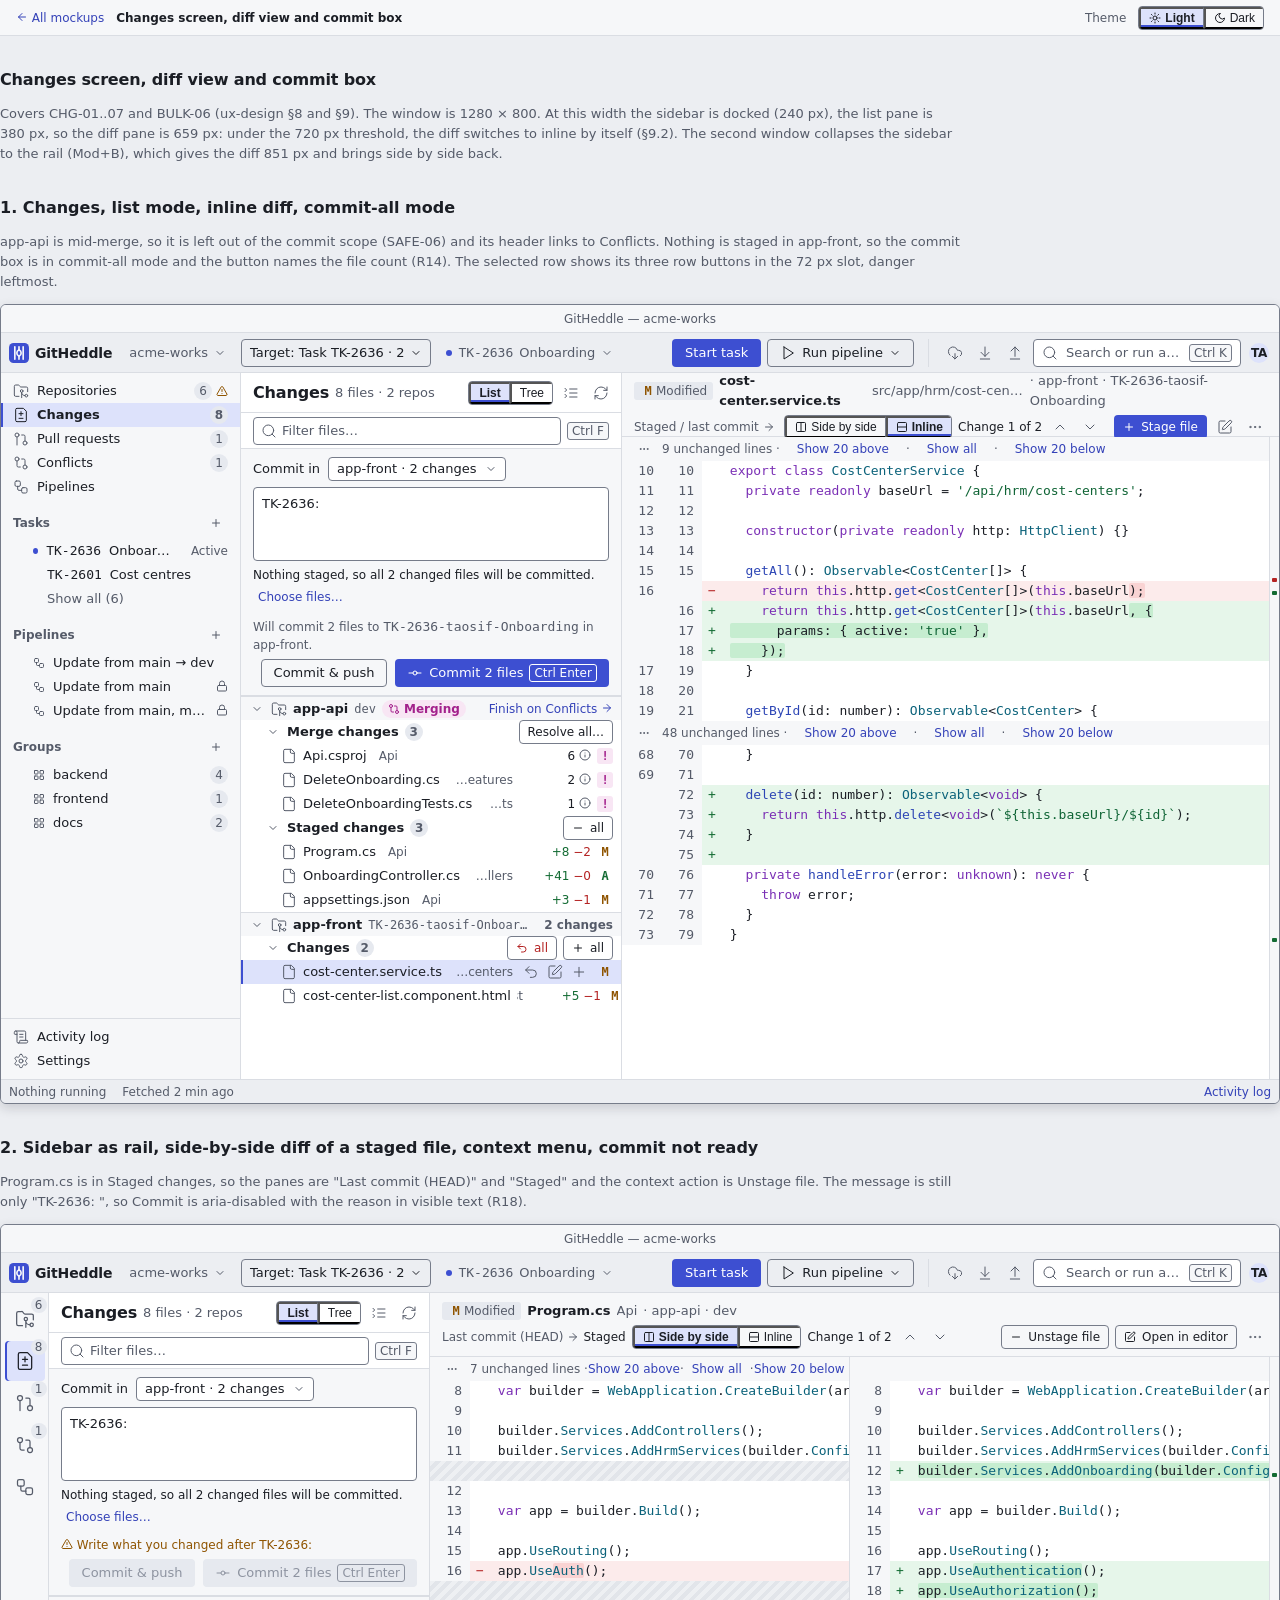
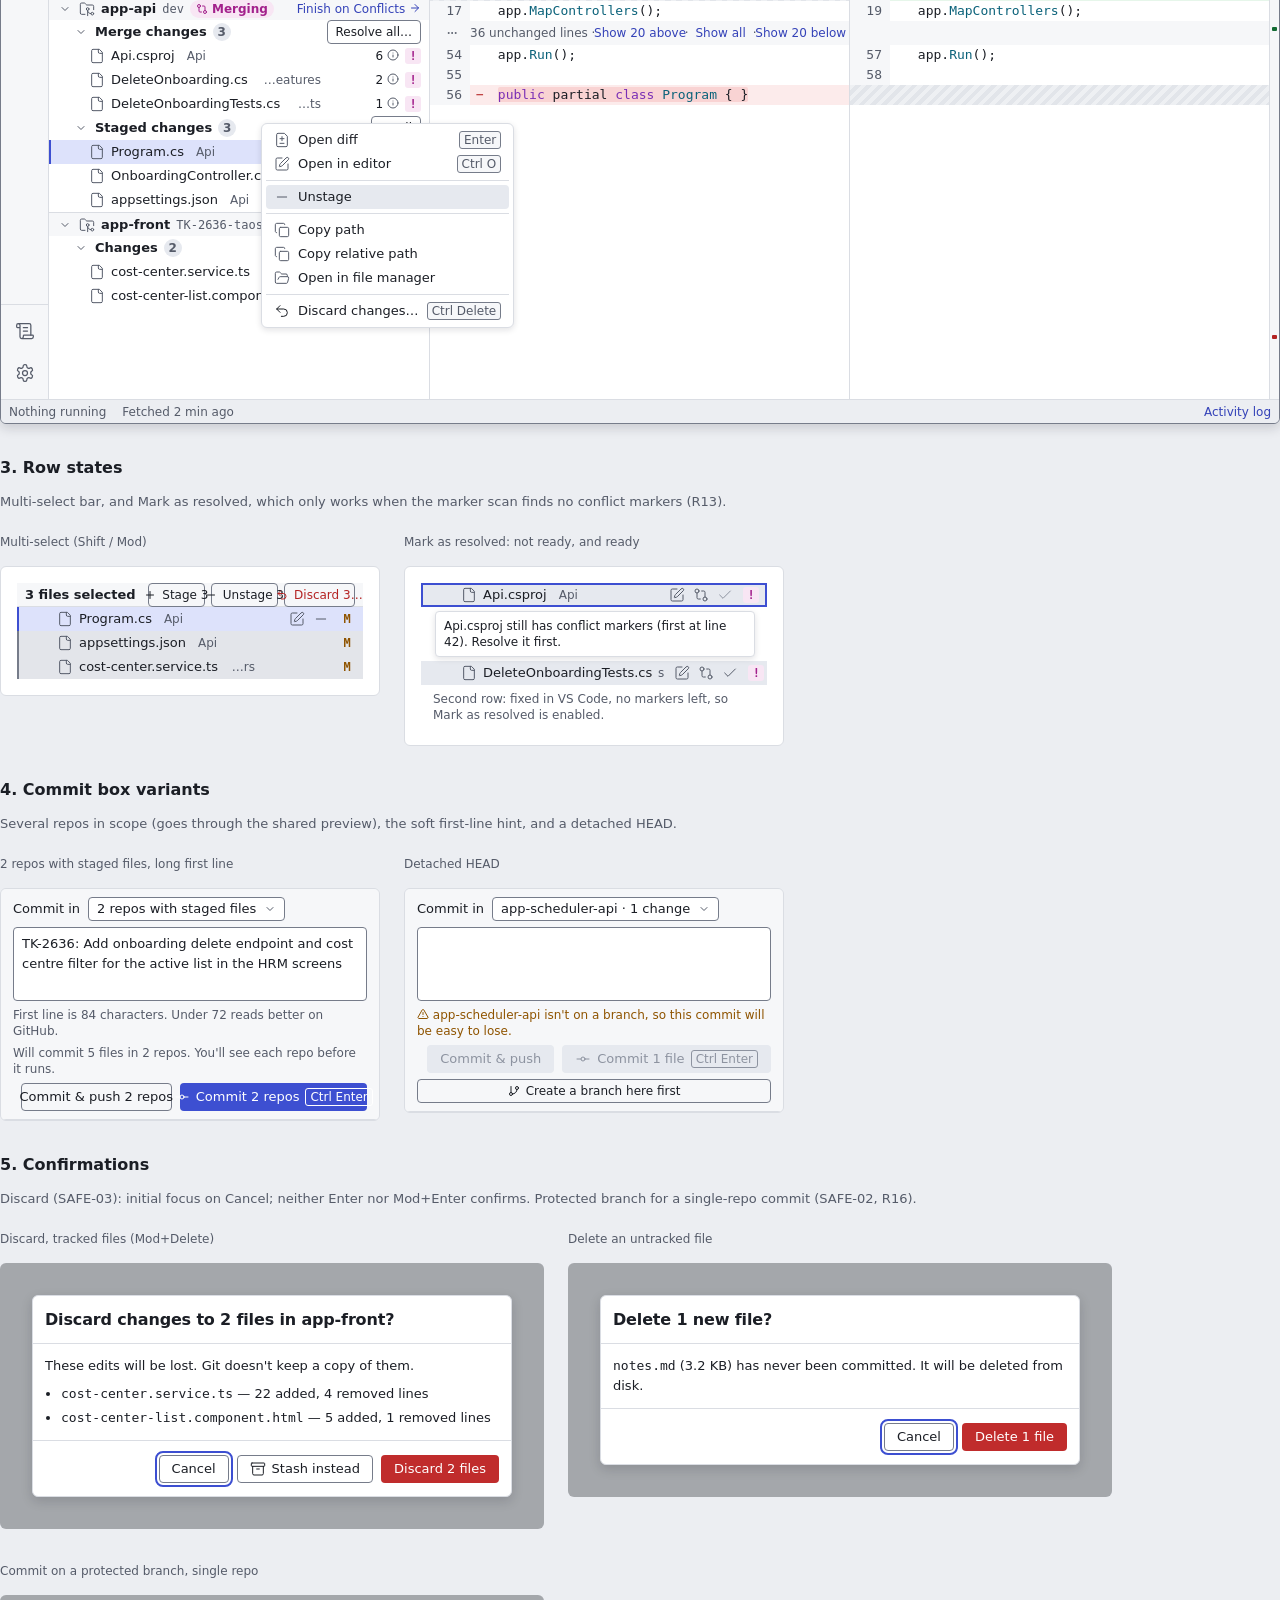
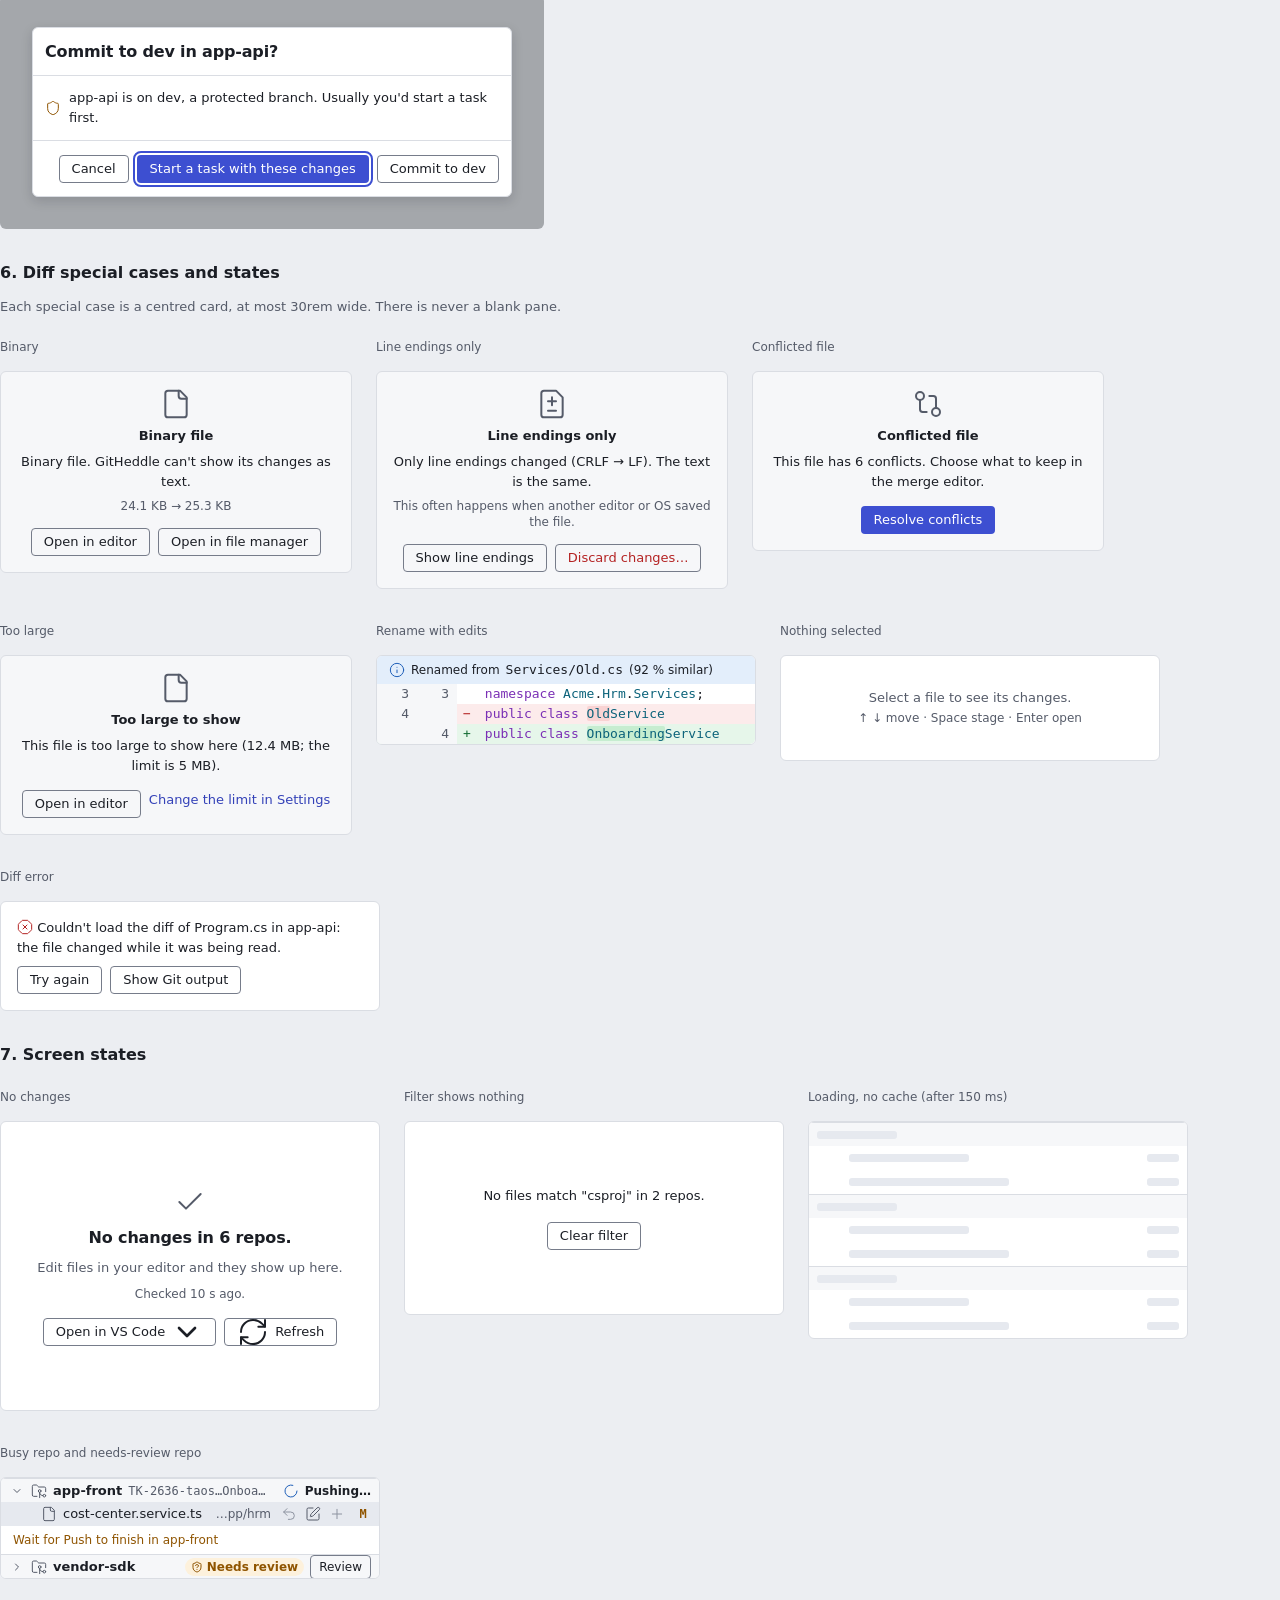
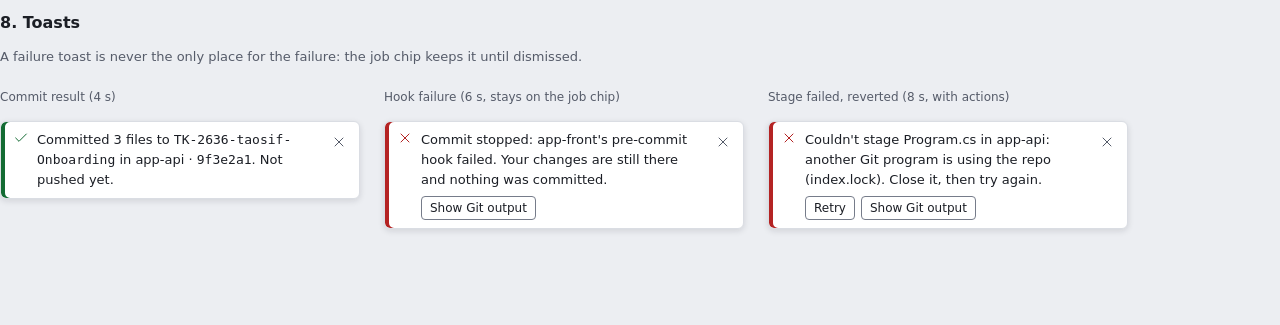
<file: docs/design/mockups/changes.html>
<!DOCTYPE html>
<html lang="en" data-theme="light">
<head>
<meta charset="utf-8">
<meta name="viewport" content="width=device-width, initial-scale=1">
<title>Changes screen, diff view and commit box · GitHeddle mockup</title>
<link rel="stylesheet" href="tokens.css">
<style>
/* Mockup page chrome (outside the app window). Only token variables. */
body { background: var(--gh-surface-base); }
.mock-bar__title { font-weight: 600; }
.mock-page { display: flex; flex-direction: column; align-items: center; gap: var(--gh-space-8); padding: var(--gh-space-8) var(--gh-space-6) 6rem; }
.mock-section { width: 1280px; display: flex; flex-direction: column; gap: var(--gh-space-5); }
.mock-heading { font-size: var(--gh-text-screen-title-size); line-height: var(--gh-text-screen-title-lh); font-weight: 600; color: var(--gh-text-primary); }
.mock-desc { color: var(--gh-text-secondary); max-width: 60rem; }
.mock-window .gh-scrim { z-index: 20; }
.mock-window .gh-toast-region { position: absolute; z-index: 30; }
.mock-specimens { display: flex; flex-wrap: wrap; gap: var(--gh-space-7); align-items: flex-start; }
.mock-specimen { display: flex; flex-direction: column; gap: var(--gh-space-3); }
.mock-specimen--full { width: 100%; }
.mock-stage { background: var(--gh-surface-sunken); border: 1px solid var(--gh-border-subtle); border-radius: var(--gh-radius-lg); padding: var(--gh-space-6); }
.mock-stage--base { background: var(--gh-surface-base); }
.mock-window .gh-scrim--static, .mock-specimen .gh-scrim--static { border-radius: var(--gh-radius-lg); }
.mock-page .gh-scrim--static { min-height: 0; }

.mock-filter { width: 15rem; }
.gh-diff-collapsed { white-space: nowrap; overflow: hidden; }
.gh-toast__text .gh-btn-group { display: flex; flex-wrap: wrap; gap: var(--gh-space-3); margin-top: var(--gh-space-3); }

/* Small shell additions used only by these mockups */
.mock-body--rail { grid-template-columns: var(--gh-sidebar-rail) 1fr auto; }
.mock-rail { align-items: center; gap: var(--gh-space-1); padding: var(--gh-space-3) 0; overflow: visible; }
.mock-rail-item { position: relative; display: flex; align-items: center; justify-content: center; width: 2.5rem; height: 2.5rem; border-radius: var(--gh-radius-md); color: var(--gh-text-secondary); }
.mock-rail-item:hover { background: var(--gh-surface-hover); text-decoration: none; }
.mock-rail-item.is-selected { background: var(--gh-surface-selected); box-shadow: inset var(--gh-bar-width) 0 0 var(--gh-accent-indicator); }
.mock-rail-item.is-selected .gh-icon { color: var(--gh-text-primary); }
.mock-rail-count { position: absolute; top: -2px; right: -2px; height: 1rem; min-width: 1rem; font-size: var(--gh-text-caption-size); }
.mock-rail-bottom { width: 100%; display: flex; flex-direction: column; align-items: center; gap: var(--gh-space-1); }
.mock-topbar-tools { flex: 1; gap: var(--gh-space-3); }
.mock-picker { min-width: 0; padding: 0 var(--gh-space-4); gap: var(--gh-space-3); }
.mock-chip-title { max-width: 160px; }
.mock-flash { background: var(--gh-info-soft); }
.mock-search { display: inline-flex; align-items: center; gap: var(--gh-space-4); width: 13rem; height: var(--gh-control-md); padding: 0 var(--gh-space-4); font: inherit; background: var(--gh-surface-sunken); border: 1px solid var(--gh-border-strong); border-radius: var(--gh-radius-md); color: var(--gh-text-primary); text-align: left; }
.mock-search > .gh-truncate { flex: 1; }
.mock-disclosure { display: inline-flex; align-items: center; gap: var(--gh-space-2); padding: 0; border: 0; background: transparent; font: inherit; color: inherit; }
.mock-dot-space { width: 6px; flex: none; }
button.gh-jobchip { border: 0; background: transparent; font: inherit; font-size: inherit; }
button.gh-nav-item, button.gh-menu__item { border: 0; background: transparent; font: inherit; width: 100%; text-align: left; color: inherit; }
.gh-menu__item--danger { color: var(--gh-danger); }
.gh-nav-item .gh-count + .gh-icon, .gh-nav-item .gh-count + .gh-dot { margin-left: calc(-1 * var(--gh-space-2)); }
.mock-num-badge { display: inline-flex; align-items: center; justify-content: center; width: 1.125rem; height: 1.125rem; border-radius: var(--gh-radius-full); background: var(--gh-info-soft); color: var(--gh-info); box-shadow: inset 0 0 0 1px var(--gh-info); font-size: var(--gh-text-caption-size); line-height: 1; font-weight: 600; flex: none; }

/* Page-specific styles (token variables only) */

.mock-split { display: flex; flex: 1; min-height: 0; }
.mock-list { width: 380px; flex: none; }
.mock-list-header { gap: var(--gh-space-3); padding: 0 var(--gh-space-4) 0 var(--gh-space-5); border-bottom: 1px solid var(--gh-border-subtle); }
.mock-list-toolbar { padding: 0 var(--gh-space-5); }
.mock-grow { flex: 1; width: 100%; }
.mock-commit { display: flex; flex-direction: column; gap: var(--gh-space-3); padding: var(--gh-space-4) var(--gh-space-5); border-bottom: 1px solid var(--gh-border-subtle); background: var(--gh-surface-raised); flex: none; }
.mock-scope { height: var(--gh-control-sm); font-size: var(--gh-text-body-size); }
.mock-msg { min-height: 3.75rem; }
.mock-warning-text { color: var(--gh-warning); }
.mock-tree { padding-bottom: var(--gh-space-6); }
.mock-branch { max-width: 11rem; font-size: var(--gh-text-caption-size); font-weight: 400; }
.mock-finish { white-space: nowrap; font-weight: 400; }
.mock-file__name { flex: none; max-width: 13rem; overflow: hidden; text-overflow: ellipsis; }
.mock-file__folder { flex: 1; min-width: 0; padding-left: var(--gh-space-3); }
.mock-file.is-hover { background: var(--gh-surface-hover); }
.mock-file .gh-row__slot .gh-btn--icon { width: 1.5rem; }
.mock-diff { flex: 1; min-width: 0; }
.mock-diff-header { height: 4rem; display: flex; flex-direction: column; justify-content: center; gap: var(--gh-space-2); padding: 0 var(--gh-space-5); background: var(--gh-surface-raised); border-bottom: 1px solid var(--gh-border-subtle); flex: none; }
.mock-diff-row { gap: var(--gh-space-3); min-width: 0; }
.mock-compare { flex: 0 1 auto; gap: var(--gh-space-2); }
.mock-compare > span { white-space: nowrap; }
.mock-diff-row > .gh-segmented, .mock-diff-row > .gh-btn, .mock-diff-row > .gh-caption { flex: none; white-space: nowrap; }
.mock-diff-body { flex: 1; display: flex; min-height: 0; position: relative; }
.mock-editor { flex: 1; min-width: 0; }
.mock-inline .gh-line__num { width: 2.5rem; }
.mock-side .gh-line__num { width: 2.5rem; }
.mock-spacer-num { background: transparent; }
.gh-diff-spacer .gh-line__num { background: transparent; }
.gh-ruler { position: relative; }
.mock-ruler-mark { position: absolute; left: 2px; right: 2px; height: 4px; border-radius: 1px; }
.mock-ruler-mark--ins { background: var(--gh-success); }
.mock-ruler-mark--del { background: var(--gh-danger); }
.mock-collapsed-overlay { display: none; }
.mock-ctx { position: absolute; z-index: 20; left: 260px; top: 498px; min-width: 15rem; }
.mock-w380 { width: 380px; }
.mock-nopad { padding: 0; overflow: hidden; }
.mock-pad { padding: var(--gh-space-3) var(--gh-space-5); }
.mock-center { text-align: center; padding: var(--gh-space-8) var(--gh-space-6); }
.mock-multibar { background: var(--gh-surface-raised); border-bottom: 1px solid var(--gh-border-subtle); }
.mock-noactions .gh-row__slot { visibility: visible; }
.mock-tooltip-anchor { display: flex; justify-content: flex-end; padding: var(--gh-space-2) var(--gh-space-5); }
.mock-loss { margin: var(--gh-space-4) 0 0; padding-left: var(--gh-space-6); display: grid; gap: var(--gh-space-2); }
.mock-special { width: 22rem; display: flex; flex-direction: column; align-items: center; text-align: center; gap: var(--gh-space-3); }
.mock-rename { display: flex; align-items: center; gap: var(--gh-space-3); height: 1.75rem; padding: 0 var(--gh-space-5); background: var(--gh-info-soft); font-size: var(--gh-text-caption-size); }
.mock-sk-80 { width: 5rem; } .mock-sk-120 { width: 7.5rem; } .mock-sk-160 { width: 10rem; } .mock-sk-32 { width: 2rem; }
.mock-mt { margin-top: var(--gh-space-3); }
.mock-filter { width: 15rem; }

</style>
</head>
<body>
<svg width="0" height="0" style="position:absolute" aria-hidden="true" focusable="false"><symbol id="i-check" viewBox="0 0 24 24"><path d="M20 6 9 17l-5-5"/></symbol><symbol id="i-x" viewBox="0 0 24 24"><path d="M18 6 6 18"/><path d="m6 6 12 12"/></symbol><symbol id="i-minus" viewBox="0 0 24 24"><path d="M5 12h14"/></symbol><symbol id="i-plus" viewBox="0 0 24 24"><path d="M5 12h14"/><path d="M12 5v14"/></symbol><symbol id="i-pause" viewBox="0 0 24 24"><rect x="14" y="4" width="4" height="16" rx="1"/><rect x="6" y="4" width="4" height="16" rx="1"/></symbol><symbol id="i-circle" viewBox="0 0 24 24"><circle cx="12" cy="12" r="10"/></symbol><symbol id="i-circle-dot" viewBox="0 0 24 24"><circle cx="12" cy="12" r="10"/><circle cx="12" cy="12" r="1"/></symbol><symbol id="i-loader-circle" viewBox="0 0 24 24"><path d="M21 12a9 9 0 1 1-6.219-8.56"/></symbol><symbol id="i-octagon-x" viewBox="0 0 24 24"><path d="m15 9-6 6"/><path d="M2.586 16.726A2 2 0 0 1 2 15.312V8.688a2 2 0 0 1 .586-1.414l4.688-4.688A2 2 0 0 1 8.688 2h6.624a2 2 0 0 1 1.414.586l4.688 4.688A2 2 0 0 1 22 8.688v6.624a2 2 0 0 1-.586 1.414l-4.688 4.688a2 2 0 0 1-1.414.586H8.688a2 2 0 0 1-1.414-.586z"/><path d="m9 9 6 6"/></symbol><symbol id="i-triangle-alert" viewBox="0 0 24 24"><path d="m21.73 18-8-14a2 2 0 0 0-3.48 0l-8 14A2 2 0 0 0 4 21h16a2 2 0 0 0 1.73-3"/><path d="M12 9v4"/><path d="M12 17h.01"/></symbol><symbol id="i-shield" viewBox="0 0 24 24"><path d="M20 13c0 5-3.5 7.5-7.66 8.95a1 1 0 0 1-.67-.01C7.5 20.5 4 18 4 13V6a1 1 0 0 1 1-1c2 0 4.5-1.2 6.24-2.72a1.17 1.17 0 0 1 1.52 0C14.51 3.81 17 5 19 5a1 1 0 0 1 1 1z"/></symbol><symbol id="i-shield-question" viewBox="0 0 24 24"><path d="M20 13c0 5-3.5 7.5-7.66 8.95a1 1 0 0 1-.67-.01C7.5 20.5 4 18 4 13V6a1 1 0 0 1 1-1c2 0 4.5-1.2 6.24-2.72a1.17 1.17 0 0 1 1.52 0C14.51 3.81 17 5 19 5a1 1 0 0 1 1 1z"/><path d="M9.1 9a3 3 0 0 1 5.82 1c0 2-3 3-3 3"/><path d="M12 17h.01"/></symbol><symbol id="i-search" viewBox="0 0 24 24"><circle cx="11" cy="11" r="8"/><path d="m21 21-4.3-4.3"/></symbol><symbol id="i-chevron-right" viewBox="0 0 24 24"><path d="m9 18 6-6-6-6"/></symbol><symbol id="i-chevron-left" viewBox="0 0 24 24"><path d="m15 18-6-6 6-6"/></symbol><symbol id="i-chevron-down" viewBox="0 0 24 24"><path d="m6 9 6 6 6-6"/></symbol><symbol id="i-chevron-up" viewBox="0 0 24 24"><path d="m18 15-6-6-6 6"/></symbol><symbol id="i-arrow-left" viewBox="0 0 24 24"><path d="m12 19-7-7 7-7"/><path d="M19 12H5"/></symbol><symbol id="i-arrow-right" viewBox="0 0 24 24"><path d="M5 12h14"/><path d="m12 5 7 7-7 7"/></symbol><symbol id="i-arrow-up" viewBox="0 0 24 24"><path d="m5 12 7-7 7 7"/><path d="M12 19V5"/></symbol><symbol id="i-arrow-down" viewBox="0 0 24 24"><path d="M12 5v14"/><path d="m19 12-7 7-7-7"/></symbol><symbol id="i-arrow-down-to-line" viewBox="0 0 24 24"><path d="M12 17V3"/><path d="m6 11 6 6 6-6"/><path d="M19 21H5"/></symbol><symbol id="i-arrow-up-from-line" viewBox="0 0 24 24"><path d="m18 9-6-6-6 6"/><path d="M12 3v14"/><path d="M5 21h14"/></symbol><symbol id="i-cloud-download" viewBox="0 0 24 24"><path d="M12 13v8l-4-4"/><path d="m12 21 4-4"/><path d="M4.393 15.269A7 7 0 1 1 15.71 8h1.79a4.5 4.5 0 0 1 2.436 8.284"/></symbol><symbol id="i-cloud-off" viewBox="0 0 24 24"><path d="m2 2 20 20"/><path d="M5.782 5.782A7 7 0 0 0 9 19h8.5a4.5 4.5 0 0 0 1.307-.193"/><path d="M21.532 16.5A4.5 4.5 0 0 0 17.5 10h-1.79A7.008 7.008 0 0 0 10 5.07"/></symbol><symbol id="i-refresh-cw" viewBox="0 0 24 24"><path d="M3 12a9 9 0 0 1 9-9 9.75 9.75 0 0 1 6.74 2.74L21 8"/><path d="M21 3v5h-5"/><path d="M21 12a9 9 0 0 1-9 9 9.75 9.75 0 0 1-6.74-2.74L3 16"/><path d="M8 16H3v5"/></symbol><symbol id="i-git-branch" viewBox="0 0 24 24"><line x1="6" x2="6" y1="3" y2="15"/><circle cx="18" cy="6" r="3"/><circle cx="6" cy="18" r="3"/><path d="M18 9a9 9 0 0 1-9 9"/></symbol><symbol id="i-git-merge" viewBox="0 0 24 24"><circle cx="18" cy="18" r="3"/><circle cx="6" cy="6" r="3"/><path d="M6 21V9a9 9 0 0 0 9 9"/></symbol><symbol id="i-git-compare" viewBox="0 0 24 24"><circle cx="18" cy="18" r="3"/><circle cx="6" cy="6" r="3"/><path d="M13 6h3a2 2 0 0 1 2 2v7"/><path d="M11 18H8a2 2 0 0 1-2-2V9"/></symbol><symbol id="i-git-commit-horizontal" viewBox="0 0 24 24"><circle cx="12" cy="12" r="3"/><line x1="3" x2="9" y1="12" y2="12"/><line x1="15" x2="21" y1="12" y2="12"/></symbol><symbol id="i-git-pull-request" viewBox="0 0 24 24"><circle cx="18" cy="18" r="3"/><circle cx="6" cy="6" r="3"/><path d="M13 6h3a2 2 0 0 1 2 2v7"/><line x1="6" x2="6" y1="9" y2="21"/></symbol><symbol id="i-folder-git-2" viewBox="0 0 24 24"><path d="M9 20H4a2 2 0 0 1-2-2V5a2 2 0 0 1 2-2h3.9a2 2 0 0 1 1.69.9l.81 1.2a2 2 0 0 0 1.67.9H20a2 2 0 0 1 2 2v5"/><circle cx="13" cy="12" r="2"/><path d="M18 19c-2.8 0-5-2.2-5-5v8"/><circle cx="20" cy="19" r="2"/></symbol><symbol id="i-folder" viewBox="0 0 24 24"><path d="M20 20a2 2 0 0 0 2-2V8a2 2 0 0 0-2-2h-7.9a2 2 0 0 1-1.69-.9L9.6 3.9A2 2 0 0 0 7.93 3H4a2 2 0 0 0-2 2v13a2 2 0 0 0 2 2Z"/></symbol><symbol id="i-file-diff" viewBox="0 0 24 24"><path d="M15 2H6a2 2 0 0 0-2 2v16a2 2 0 0 0 2 2h12a2 2 0 0 0 2-2V7Z"/><path d="M9 10h6"/><path d="M12 13V7"/><path d="M9 17h6"/></symbol><symbol id="i-file" viewBox="0 0 24 24"><path d="M15 2H6a2 2 0 0 0-2 2v16a2 2 0 0 0 2 2h12a2 2 0 0 0 2-2V7Z"/><path d="M14 2v4a2 2 0 0 0 2 2h4"/></symbol><symbol id="i-workflow" viewBox="0 0 24 24"><rect width="8" height="8" x="3" y="3" rx="2"/><path d="M7 11v4a2 2 0 0 0 2 2h4"/><rect width="8" height="8" x="13" y="13" rx="2"/></symbol><symbol id="i-ticket" viewBox="0 0 24 24"><path d="M2 9a3 3 0 0 1 0 6v2a2 2 0 0 0 2 2h16a2 2 0 0 0 2-2v-2a3 3 0 0 1 0-6V7a2 2 0 0 0-2-2H4a2 2 0 0 0-2 2Z"/><path d="M13 5v2"/><path d="M13 17v2"/><path d="M13 11v2"/></symbol><symbol id="i-scroll-text" viewBox="0 0 24 24"><path d="M15 12h-5"/><path d="M15 8h-5"/><path d="M19 17V5a2 2 0 0 0-2-2H4"/><path d="M8 21h12a2 2 0 0 0 2-2v-1a1 1 0 0 0-1-1H11a1 1 0 0 0-1 1v1a2 2 0 1 1-4 0V5a2 2 0 1 0-4 0v2a1 1 0 0 0 1 1h3"/></symbol><symbol id="i-settings" viewBox="0 0 24 24"><path d="M12.22 2h-.44a2 2 0 0 0-2 2v.18a2 2 0 0 1-1 1.73l-.43.25a2 2 0 0 1-2 0l-.15-.08a2 2 0 0 0-2.73.73l-.22.38a2 2 0 0 0 .73 2.73l.15.1a2 2 0 0 1 1 1.72v.51a2 2 0 0 1-1 1.74l-.15.09a2 2 0 0 0-.73 2.73l.22.38a2 2 0 0 0 2.73.73l.15-.08a2 2 0 0 1 2 0l.43.25a2 2 0 0 1 1 1.73V20a2 2 0 0 0 2 2h.44a2 2 0 0 0 2-2v-.18a2 2 0 0 1 1-1.73l.43-.25a2 2 0 0 1 2 0l.15.08a2 2 0 0 0 2.73-.73l.22-.39a2 2 0 0 0-.73-2.73l-.15-.08a2 2 0 0 1-1-1.74v-.5a2 2 0 0 1 1-1.74l.15-.09a2 2 0 0 0 .73-2.73l-.22-.38a2 2 0 0 0-2.73-.73l-.15.08a2 2 0 0 1-2 0l-.43-.25a2 2 0 0 1-1-1.73V4a2 2 0 0 0-2-2z"/><circle cx="12" cy="12" r="3"/></symbol><symbol id="i-archive" viewBox="0 0 24 24"><rect width="20" height="5" x="2" y="3" rx="1"/><path d="M4 8v11a2 2 0 0 0 2 2h12a2 2 0 0 0 2-2V8"/><path d="M10 12h4"/></symbol><symbol id="i-play" viewBox="0 0 24 24"><polygon points="6 3 20 12 6 21 6 3"/></symbol><symbol id="i-undo-2" viewBox="0 0 24 24"><path d="M9 14 4 9l5-5"/><path d="M4 9h10.5a5.5 5.5 0 0 1 5.5 5.5a5.5 5.5 0 0 1-5.5 5.5H11"/></symbol><symbol id="i-square-pen" viewBox="0 0 24 24"><path d="M12 3H5a2 2 0 0 0-2 2v14a2 2 0 0 0 2 2h14a2 2 0 0 0 2-2v-7"/><path d="M18.375 2.625a1 1 0 0 1 3 3l-9.013 9.014a2 2 0 0 1-.853.505l-2.873.84a.5.5 0 0 1-.62-.62l.84-2.873a2 2 0 0 1 .506-.852z"/></symbol><symbol id="i-square-terminal" viewBox="0 0 24 24"><path d="m7 11 2-2-2-2"/><path d="M11 13h4"/><rect width="18" height="18" x="3" y="3" rx="2"/></symbol><symbol id="i-folder-open" viewBox="0 0 24 24"><path d="m6 14 1.5-2.9A2 2 0 0 1 9.24 10H20a2 2 0 0 1 1.94 2.5l-1.54 6a2 2 0 0 1-1.95 1.5H4a2 2 0 0 1-2-2V5a2 2 0 0 1 2-2h3.9a2 2 0 0 1 1.69.9l.81 1.2a2 2 0 0 0 1.67.9H18a2 2 0 0 1 2 2v2"/></symbol><symbol id="i-external-link" viewBox="0 0 24 24"><path d="M15 3h6v6"/><path d="M10 14 21 3"/><path d="M18 13v6a2 2 0 0 1-2 2H5a2 2 0 0 1-2-2V8a2 2 0 0 1 2-2h6"/></symbol><symbol id="i-ellipsis" viewBox="0 0 24 24"><circle cx="12" cy="12" r="1"/><circle cx="19" cy="12" r="1"/><circle cx="5" cy="12" r="1"/></symbol><symbol id="i-list-collapse" viewBox="0 0 24 24"><path d="m3 10 2.5-2.5L3 5"/><path d="m3 19 2.5-2.5L3 14"/><path d="M10 6h11"/><path d="M10 12h11"/><path d="M10 18h11"/></symbol><symbol id="i-trash-2" viewBox="0 0 24 24"><path d="M3 6h18"/><path d="M19 6v14c0 1-1 2-2 2H7c-1 0-2-1-2-2V6"/><path d="M8 6V4c0-1 1-2 2-2h4c1 0 2 1 2 2v2"/><line x1="10" x2="10" y1="11" y2="17"/><line x1="14" x2="14" y1="11" y2="17"/></symbol><symbol id="i-pencil" viewBox="0 0 24 24"><path d="M21.174 6.812a1 1 0 0 0-3.986-3.987L3.842 16.174a2 2 0 0 0-.5.83l-1.321 4.352a.5.5 0 0 0 .623.622l4.353-1.32a2 2 0 0 0 .83-.497z"/><path d="m15 5 4 4"/></symbol><symbol id="i-lock" viewBox="0 0 24 24"><rect width="18" height="11" x="3" y="11" rx="2" ry="2"/><path d="M7 11V7a5 5 0 0 1 10 0v4"/></symbol><symbol id="i-circle-help" viewBox="0 0 24 24"><circle cx="12" cy="12" r="10"/><path d="M9.09 9a3 3 0 0 1 5.83 1c0 2-3 3-3 3"/><path d="M12 17h.01"/></symbol><symbol id="i-info" viewBox="0 0 24 24"><circle cx="12" cy="12" r="10"/><path d="M12 16v-4"/><path d="M12 8h.01"/></symbol><symbol id="i-history" viewBox="0 0 24 24"><path d="M3 12a9 9 0 1 0 9-9 9.75 9.75 0 0 0-6.74 2.74L3 8"/><path d="M3 3v5h5"/><path d="M12 7v5l4 2"/></symbol><symbol id="i-rotate-ccw" viewBox="0 0 24 24"><path d="M3 12a9 9 0 1 0 9-9 9.75 9.75 0 0 0-6.74 2.74L3 8"/><path d="M3 3v5h5"/></symbol><symbol id="i-grip-vertical" viewBox="0 0 24 24"><circle cx="9" cy="12" r="1"/><circle cx="9" cy="5" r="1"/><circle cx="9" cy="19" r="1"/><circle cx="15" cy="12" r="1"/><circle cx="15" cy="5" r="1"/><circle cx="15" cy="19" r="1"/></symbol><symbol id="i-hourglass" viewBox="0 0 24 24"><path d="M5 22h14"/><path d="M5 2h14"/><path d="M17 22v-4.172a2 2 0 0 0-.586-1.414L12 12l-4.414 4.414A2 2 0 0 0 7 17.828V22"/><path d="M7 2v4.172a2 2 0 0 0 .586 1.414L12 12l4.414-4.414A2 2 0 0 0 17 6.172V2"/></symbol><symbol id="i-columns-2" viewBox="0 0 24 24"><rect width="18" height="18" x="3" y="3" rx="2"/><path d="M12 3v18"/></symbol><symbol id="i-rows-2" viewBox="0 0 24 24"><rect width="18" height="18" x="3" y="3" rx="2"/><path d="M3 12h18"/></symbol><symbol id="i-user" viewBox="0 0 24 24"><path d="M19 21v-2a4 4 0 0 0-4-4H9a4 4 0 0 0-4 4v2"/><circle cx="12" cy="7" r="4"/></symbol><symbol id="i-copy" viewBox="0 0 24 24"><rect width="14" height="14" x="8" y="8" rx="2" ry="2"/><path d="M4 16c-1.1 0-2-.9-2-2V4c0-1.1.9-2 2-2h10c2 0 2 .9 2 2"/></symbol><symbol id="i-pin" viewBox="0 0 24 24"><path d="M12 17v5"/><path d="M9 10.76a2 2 0 0 1-1.11 1.79l-1.78.9A2 2 0 0 0 5 15.24V16a1 1 0 0 0 1 1h12a1 1 0 0 0 1-1v-.76a2 2 0 0 0-1.11-1.79l-1.78-.9A2 2 0 0 1 15 10.76V7a1 1 0 0 1 1-1 2 2 0 0 0 0-4H8a2 2 0 0 0 0 4 1 1 0 0 1 1 1z"/></symbol><symbol id="i-split" viewBox="0 0 24 24"><path d="M16 3h5v5"/><path d="M8 3H3v5"/><path d="M12 22v-8.3a4 4 0 0 0-1.172-2.872L3 3"/><path d="m15 9 6-6"/></symbol><symbol id="i-unlink" viewBox="0 0 24 24"><path d="m18.84 12.25 1.72-1.71h-.02a5.004 5.004 0 0 0-.12-7.07 5.006 5.006 0 0 0-6.95 0l-1.72 1.71"/><path d="m5.17 11.75-1.71 1.71a5.004 5.004 0 0 0 .12 7.07 5.006 5.006 0 0 0 6.95 0l1.71-1.71"/><line x1="8" x2="8" y1="2" y2="5"/><line x1="2" x2="5" y1="8" y2="8"/><line x1="16" x2="16" y1="19" y2="22"/><line x1="19" x2="22" y1="16" y2="16"/></symbol><symbol id="i-key-round" viewBox="0 0 24 24"><path d="M2.586 17.414A2 2 0 0 0 2 18.828V21a1 1 0 0 0 1 1h3a1 1 0 0 0 1-1v-1a1 1 0 0 1 1-1h1a1 1 0 0 0 1-1v-1a1 1 0 0 1 1-1h.172a2 2 0 0 0 1.414-.586l.814-.814a6.5 6.5 0 1 0-4-4z"/><circle cx="16.5" cy="7.5" r=".5"/></symbol><symbol id="i-sun" viewBox="0 0 24 24"><circle cx="12" cy="12" r="4"/><path d="M12 2v2"/><path d="M12 20v2"/><path d="m4.93 4.93 1.41 1.41"/><path d="m17.66 17.66 1.41 1.41"/><path d="M2 12h2"/><path d="M20 12h2"/><path d="m6.34 17.66-1.41 1.41"/><path d="m19.07 4.93-1.41 1.41"/></symbol><symbol id="i-moon" viewBox="0 0 24 24"><path d="M12 3a6 6 0 0 0 9 9 9 9 0 1 1-9-9Z"/></symbol><symbol id="i-layout-grid" viewBox="0 0 24 24"><rect width="7" height="7" x="3" y="3" rx="1"/><rect width="7" height="7" x="14" y="3" rx="1"/><rect width="7" height="7" x="14" y="14" rx="1"/><rect width="7" height="7" x="3" y="14" rx="1"/></symbol></svg>
<div class="gh-mock-bar" role="region" aria-label="Mockup controls">
  <a href="index.html" class="gh-link"><svg class="gh-icon gh-icon--sm gh-icon--inherit" aria-hidden="true" focusable="false"><use href="#i-arrow-left"/></svg> All mockups</a>
  <span class="mock-bar__title">Changes screen, diff view and commit box</span>
  <span class="gh-spacer"></span>
  <span class="gh-caption gh-secondary" id="theme-label">Theme</span>
  <div class="gh-segmented" role="group" aria-labelledby="theme-label">
    <button type="button" class="is-selected" data-theme-choice="light" aria-pressed="true"><svg class="gh-icon gh-icon--sm gh-icon--inherit" aria-hidden="true" focusable="false"><use href="#i-sun"/></svg>Light</button>
    <button type="button" data-theme-choice="dark" aria-pressed="false"><svg class="gh-icon gh-icon--sm gh-icon--inherit" aria-hidden="true" focusable="false"><use href="#i-moon"/></svg>Dark</button>
  </div>
</div>
<div class="mock-page">
<section class="mock-section" aria-labelledby="page-intro">
  <h1 id="page-intro" class="mock-heading">Changes screen, diff view and commit box</h1>
  <p class="mock-desc">Covers CHG-01..07 and BULK-06 (ux-design §8 and §9). The window is 1280 × 800. At this width the sidebar is docked (240 px), the list pane is 380 px, so the diff pane is 659 px: under the 720 px threshold, the diff switches to inline by itself (§9.2). The second window collapses the sidebar to the rail (Mod+B), which gives the diff 851 px and brings side by side back.</p>
</section>
<section class="mock-section" aria-labelledby="w1-h">
  <h2 id="w1-h" class="mock-heading">1. Changes, list mode, inline diff, commit-all mode</h2>
  <p class="mock-desc">app-api is mid-merge, so it is left out of the commit scope (SAFE-06) and its header links to Conflicts. Nothing is staged in app-front, so the commit box is in commit-all mode and the button names the file count (R14). The selected row shows its three row buttons in the 72 px slot, danger leftmost.</p>
  <div class="gh-mock-window mock-window" role="region" aria-label="Changes screen, list mode, inline diff">
<div class="gh-mock-osbar" aria-hidden="true">GitHeddle — acme-works</div>
<div class="gh-shell">
<a class="gh-sr-only" href="#main-w1">Skip to main content</a>
<header class="gh-topbar" role="banner">
  <div class="gh-wordmark"><svg class="gh-logo" width="20" height="20" viewBox="0 0 24 24" aria-hidden="true" focusable="false"><rect width="24" height="24" rx="5.5"/><g><path d="M7 4.5v15M17 4.5v15"/><path d="M12 4.5v3.5c0 0-2.6 1.2-2.6 4s2.6 4 2.6 4v3.5"/><path d="M12 8c0 0 2.6 1.2 2.6 4s-2.6 4-2.6 4"/></g></svg><span>GitHeddle</span></div>
  <div class="gh-hstack mock-topbar-tools" role="toolbar" aria-label="App actions">
    <button class="gh-btn gh-btn--ghost mock-picker" aria-haspopup="menu" title="Workspace: acme-works. Open folder, import a VS Code workspace or rescan.">acme-works <svg class="gh-icon gh-icon--sm" aria-hidden="true" focusable="false"><use href="#i-chevron-down"/></svg></button>
    <button class="gh-btn mock-picker" role="combobox" aria-expanded="false" aria-haspopup="listbox" aria-label="Target: Task TK-2636, 2 repos" title="Fetch, Pull, Push and pipelines act on these repos.">Target: Task TK-2636 · 2 <svg class="gh-icon gh-icon--sm" aria-hidden="true" focusable="false"><use href="#i-chevron-down"/></svg></button>
    
    <button class="gh-btn gh-btn--ghost mock-picker" aria-haspopup="menu" aria-label="Active task: TK-2636 Onboarding, 2 repos. Task actions"><span class="gh-dot gh-dot--accent" aria-hidden="true"></span><span class="gh-code">TK-2636</span><span class="gh-truncate mock-chip-title">Onboarding</span><svg class="gh-icon gh-icon--sm" aria-hidden="true" focusable="false"><use href="#i-chevron-down"/></svg></button>
    <span class="gh-topbar__spacer"></span>
    <button class="gh-btn gh-btn--primary" title="Creates the task branch from the latest base in each repo you pick, after a preview.">Start task</button>
    <button class="gh-btn" aria-haspopup="menu" title="Runs a saved list of Git steps on the target repos, after a preview."><svg class="gh-icon " aria-hidden="true" focusable="false"><use href="#i-play"/></svg>Run pipeline <svg class="gh-icon gh-icon--sm" aria-hidden="true" focusable="false"><use href="#i-chevron-down"/></svg></button>
    <span class="gh-vdivider" aria-hidden="true"></span>
    <button class="gh-btn gh-btn--icon" aria-label="Fetch 2 repos" title="Fetches 2 repos (Task TK-2636). Downloads new commits from origin without changing any of your branches."><svg class="gh-icon " aria-hidden="true" focusable="false"><use href="#i-cloud-download"/></svg></button>
    <button class="gh-btn gh-btn--icon" aria-label="Pull 2 repos" title="Pulls 2 repos (Task TK-2636). Brings new commits from origin. Stops if it can't fast-forward."><svg class="gh-icon " aria-hidden="true" focusable="false"><use href="#i-arrow-down-to-line"/></svg></button>
    <button class="gh-btn gh-btn--icon" aria-label="Push 2 repos" title="Pushes 2 repos (Task TK-2636). Sends your new commits to origin. Never force-pushes."><svg class="gh-icon " aria-hidden="true" focusable="false"><use href="#i-arrow-up-from-line"/></svg></button>
    <button class="mock-search" aria-label="Search or run a command (Ctrl+K)"><svg class="gh-icon " aria-hidden="true" focusable="false"><use href="#i-search"/></svg><span class="gh-truncate gh-secondary">Search or run a command…</span><kbd class="gh-kbd">Ctrl K</kbd></button>
    <button class="gh-btn gh-btn--icon" aria-label="Signed in to GitHub as dev-taosif-net. Account menu" title="Signed in as dev-taosif-net"><span class="gh-initials gh-initials--sm">TA</span></button>
  </div>
</header>
<div class="gh-shell__body">
<nav class="gh-sidebar" aria-label="Main">
  <a href="#" class="gh-nav-item" aria-label="Repositories, 6 repos, 1 needs review"><svg class="gh-icon " aria-hidden="true" focusable="false"><use href="#i-folder-git-2"/></svg><span>Repositories</span><span class="gh-count">6</span><svg class="gh-icon gh-icon--sm" style="color:var(--gh-warning)" aria-hidden="true" focusable="false"><use href="#i-triangle-alert"/></svg></a>
  <a href="#" class="gh-nav-item is-selected" aria-label="Changes, 8 files" aria-current="page"><svg class="gh-icon " aria-hidden="true" focusable="false"><use href="#i-file-diff"/></svg><span>Changes</span><span class="gh-count">8</span></a>
  <a href="#" class="gh-nav-item" aria-label="Pull requests, 1 open"><svg class="gh-icon " aria-hidden="true" focusable="false"><use href="#i-git-pull-request"/></svg><span>Pull requests</span><span class="gh-count">1</span></a>
  <a href="#" class="gh-nav-item" aria-label="Conflicts, 1 repo needs you" title="1 repo, 3 conflicted files"><svg class="gh-icon " aria-hidden="true" focusable="false"><use href="#i-git-compare"/></svg><span>Conflicts</span><span class="gh-count">1</span></a>
  <a href="#" class="gh-nav-item" aria-label="Pipelines"><svg class="gh-icon " aria-hidden="true" focusable="false"><use href="#i-workflow"/></svg><span>Pipelines</span><span class="gh-spacer"></span></a>
  <div class="gh-sidebar__group"><button class="mock-disclosure" aria-expanded="true"><h2 class="gh-section-title">Tasks</h2></button><button class="gh-btn gh-btn--icon" aria-label="Start task" title="Start task"><svg class="gh-icon gh-icon--sm" aria-hidden="true" focusable="false"><use href="#i-plus"/></svg></button></div>
  <a href="#" class="gh-nav-item gh-nav-item--sub " aria-label="TK-2636 Onboarding, active task"><span class="gh-dot gh-dot--accent" aria-hidden="true"></span><span class="gh-code">TK-2636</span><span class="gh-truncate">Onboarding</span><span class="gh-spacer"></span><span class="gh-caption gh-secondary">Active</span></a>
  <a href="#" class="gh-nav-item gh-nav-item--sub "><span class="mock-dot-space" aria-hidden="true"></span><span class="gh-code">TK-2601</span><span class="gh-truncate">Cost centres</span></a>
  <a href="#" class="gh-nav-item gh-nav-item--sub "><span class="mock-dot-space" aria-hidden="true"></span><span class="gh-secondary">Show all (6)</span></a>
  <div class="gh-sidebar__group"><button class="mock-disclosure" aria-expanded="true"><h2 class="gh-section-title">Pipelines</h2></button><button class="gh-btn gh-btn--icon" aria-label="New pipeline" title="New pipeline"><svg class="gh-icon gh-icon--sm" aria-hidden="true" focusable="false"><use href="#i-plus"/></svg></button></div>
  <a href="#" class="gh-nav-item gh-nav-item--sub "><svg class="gh-icon gh-icon--sm" aria-hidden="true" focusable="false"><use href="#i-workflow"/></svg><span class="gh-truncate">Update from main → dev</span></a>
  <a href="#" class="gh-nav-item gh-nav-item--sub "><svg class="gh-icon gh-icon--sm" aria-hidden="true" focusable="false"><use href="#i-workflow"/></svg><span class="gh-truncate">Update from main</span><span class="gh-spacer"></span><span title="Ready-made. Duplicate it to change it"><svg class="gh-icon gh-icon--sm" aria-hidden="true" focusable="false"><use href="#i-lock"/></svg></span></a>
  <a href="#" class="gh-nav-item gh-nav-item--sub "><svg class="gh-icon gh-icon--sm" aria-hidden="true" focusable="false"><use href="#i-workflow"/></svg><span class="gh-truncate">Update from main, merge into dev</span><span title="Ready-made. Duplicate it to change it"><svg class="gh-icon gh-icon--sm" aria-hidden="true" focusable="false"><use href="#i-lock"/></svg></span></a>
  <div class="gh-sidebar__group"><button class="mock-disclosure" aria-expanded="true"><h2 class="gh-section-title">Groups</h2></button><button class="gh-btn gh-btn--icon" aria-label="New group" title="New group"><svg class="gh-icon gh-icon--sm" aria-hidden="true" focusable="false"><use href="#i-plus"/></svg></button></div>
  <a href="#" class="gh-nav-item gh-nav-item--sub "><svg class="gh-icon gh-icon--sm" aria-hidden="true" focusable="false"><use href="#i-layout-grid"/></svg><span>backend</span><span class="gh-count">4</span></a>
  <a href="#" class="gh-nav-item gh-nav-item--sub "><svg class="gh-icon gh-icon--sm" aria-hidden="true" focusable="false"><use href="#i-layout-grid"/></svg><span>frontend</span><span class="gh-count">1</span></a>
  <a href="#" class="gh-nav-item gh-nav-item--sub "><svg class="gh-icon gh-icon--sm" aria-hidden="true" focusable="false"><use href="#i-layout-grid"/></svg><span>docs</span><span class="gh-count">2</span></a>
  <div class="gh-sidebar__bottom">
    <a href="#" class="gh-nav-item"><svg class="gh-icon " aria-hidden="true" focusable="false"><use href="#i-scroll-text"/></svg><span>Activity log</span></a>
    <a href="#" class="gh-nav-item"><svg class="gh-icon " aria-hidden="true" focusable="false"><use href="#i-settings"/></svg><span>Settings</span></a>
  </div>
</nav>
<main class="gh-main" id="main-w1" aria-label="Changes">
<div class="mock-split">
  <section class="gh-pane mock-list" aria-label="Changes list">
  <div class="gh-screen-header mock-list-header">
    <h1 class="gh-screen-title">Changes</h1><span class="gh-secondary">8 files · 2 repos</span>
    <span class="gh-spacer"></span>
    <div class="gh-segmented" role="radiogroup" aria-label="View">
      <button role="radio" aria-checked="true" class="is-selected" title="Shows files as a flat list with their folder.">List</button>
      <button role="radio" aria-checked="false" title="Shows files grouped in folders.">Tree</button>
    </div>
    <button class="gh-btn gh-btn--icon" aria-label="Collapse all" title="Collapses every repo."><svg class="gh-icon " aria-hidden="true" focusable="false"><use href="#i-list-collapse"/></svg></button>
    <button class="gh-btn gh-btn--icon" aria-label="Refresh" title="Re-reads every repo’s changes from Git."><svg class="gh-icon " aria-hidden="true" focusable="false"><use href="#i-refresh-cw"/></svg></button>
  </div>
  <div class="gh-toolbar mock-list-toolbar" role="toolbar" aria-label="Filter">
    <label class="gh-search mock-grow"><span class="gh-sr-only">Filter files</span><svg class="gh-icon " aria-hidden="true" focusable="false"><use href="#i-search"/></svg><input class="gh-input mock-grow" placeholder="Filter files…"></label>
    <kbd class="gh-kbd">Ctrl F</kbd>
  </div>
  <section class="mock-commit" aria-label="Commit">
  <div class="gh-hstack"><span id="cb1-scope-label">Commit in</span><button class="gh-select mock-scope" aria-labelledby="cb1-scope-label cb1-scope" id="cb1-scope" aria-haspopup="listbox">app-front · 2 changes <svg class="gh-icon gh-icon--sm" aria-hidden="true" focusable="false"><use href="#i-chevron-down"/></svg></button></div>
  <label class="gh-sr-only" for="cb1-msg">Commit message</label>
  <textarea id="cb1-msg" class="gh-textarea gh-code mock-msg" rows="3" aria-describedby="cb1-desc">TK-2636: </textarea>
  <span id="cb1-desc" class="gh-sr-only">Commits 2 files in app-front. Nothing staged, so all changes are committed.</span>
  <p class="gh-caption">Nothing staged, so all 2 changed files will be committed. <button class="gh-btn gh-btn--link gh-caption">Choose files…</button></p>
  
  <p class="gh-caption gh-secondary">Will commit 2 files to <span class="gh-code">TK-2636-taosif-Onboarding</span> in app-front.</p>
  <div class="gh-hstack">
    <span class="gh-spacer"></span>
    <button class="gh-btn" title="Commits, then pushes each repo that committed. Publishes the branch if it isn't on origin yet. Ctrl+Shift+Enter">Commit &amp; push</button>
    <button class="gh-btn gh-btn--primary" title="Saves the staged files as a new commit on each repo's current branch. Nothing is pushed."><svg class="gh-icon " aria-hidden="true" focusable="false"><use href="#i-git-commit-horizontal"/></svg>Commit 2 files<kbd class="gh-kbd">Ctrl Enter</kbd></button>
  </div>
</section>
  
  <div class="gh-pane__body"><div role="tree" aria-label="Changed files" aria-multiselectable="true" class="mock-tree">
  <div role="treeitem" aria-level="1" aria-setsize="2" aria-posinset="1" aria-expanded="true" class="gh-row gh-row--repo" aria-label="app-api, on dev, merging TK-2636-taosif-Onboarding, 6 files, expanded">
    <span class="gh-twisty is-open" aria-hidden="true"><svg class="gh-icon gh-icon--sm" aria-hidden="true" focusable="false"><use href="#i-chevron-right"/></svg></span><svg class="gh-icon " aria-hidden="true" focusable="false"><use href="#i-folder-git-2"/></svg><span>app-api</span><span class="gh-code gh-secondary gh-truncate mock-branch">dev</span><span class="gh-pill gh-pill--conflict" title="Merging TK-2636-taosif-Onboarding into dev"><svg class="gh-icon " aria-hidden="true" focusable="false"><use href="#i-git-compare"/></svg>Merging</span><span class="gh-spacer"></span><a href="#" class="gh-link gh-caption mock-finish">Finish on Conflicts <svg class="gh-icon gh-icon--sm gh-icon--inherit" aria-hidden="true" focusable="false"><use href="#i-arrow-right"/></svg></a>
  </div>
  <div role="treeitem" aria-level="2" aria-setsize="2" aria-posinset="1" aria-expanded="true" class="gh-row gh-row--section gh-indent-1" aria-label="Merge changes, 3 files, expanded">
    <span class="gh-twisty is-open" aria-hidden="true"><svg class="gh-icon gh-icon--sm" aria-hidden="true" focusable="false"><use href="#i-chevron-right"/></svg></span><span>Merge changes</span><span class="gh-count">3</span><span class="gh-spacer"></span><button class="gh-btn gh-btn--sm" title="Opens the merge editor on the first unresolved file.">Resolve all…</button>
  </div>
  <div role="treeitem" aria-level="3" aria-setsize="3" aria-posinset="1" class="gh-row gh-indent-2 mock-file " aria-label="Api.csproj, Api, conflicted, 6 conflicts" aria-selected="false">
    <svg class="gh-icon " aria-hidden="true" focusable="false"><use href="#i-file"/></svg><span class="mock-file__name">Api.csproj</span><span class="gh-folder mock-file__folder">Api</span>
    <span class="gh-row__slot"><span class="gh-counts" title="6 conflicts">6 <svg class="gh-icon gh-icon--sm" aria-hidden="true" focusable="false"><use href="#i-info"/></svg></span></span><span class="gh-status gh-status--C" title="Conflicted" aria-hidden="true">!</span>
  </div>
  <div role="treeitem" aria-level="3" aria-setsize="3" aria-posinset="2" class="gh-row gh-indent-2 mock-file " aria-label="DeleteOnboarding.cs, Services/HrmService/Features, conflicted, 2 conflicts" aria-selected="false">
    <svg class="gh-icon " aria-hidden="true" focusable="false"><use href="#i-file"/></svg><span class="mock-file__name">DeleteOnboarding.cs</span><span class="gh-folder mock-file__folder">Services/HrmService/Features</span>
    <span class="gh-row__slot"><span class="gh-counts" title="2 conflicts">2 <svg class="gh-icon gh-icon--sm" aria-hidden="true" focusable="false"><use href="#i-info"/></svg></span></span><span class="gh-status gh-status--C" title="Conflicted" aria-hidden="true">!</span>
  </div>
  <div role="treeitem" aria-level="3" aria-setsize="3" aria-posinset="3" class="gh-row gh-indent-2 mock-file " aria-label="DeleteOnboardingTests.cs, Tests/HrmService.IntegrationTests, conflicted, 1 conflict" aria-selected="false">
    <svg class="gh-icon " aria-hidden="true" focusable="false"><use href="#i-file"/></svg><span class="mock-file__name">DeleteOnboardingTests.cs</span><span class="gh-folder mock-file__folder">Tests/HrmService.IntegrationTests</span>
    <span class="gh-row__slot"><span class="gh-counts" title="1 conflicts">1 <svg class="gh-icon gh-icon--sm" aria-hidden="true" focusable="false"><use href="#i-info"/></svg></span></span><span class="gh-status gh-status--C" title="Conflicted" aria-hidden="true">!</span>
  </div>
  <div role="treeitem" aria-level="2" aria-setsize="2" aria-posinset="2" aria-expanded="true" class="gh-row gh-row--section gh-indent-1" aria-label="Staged changes, 3 files, expanded">
    <span class="gh-twisty is-open" aria-hidden="true"><svg class="gh-icon gh-icon--sm" aria-hidden="true" focusable="false"><use href="#i-chevron-right"/></svg></span><span>Staged changes</span><span class="gh-count">3</span><span class="gh-spacer"></span><button class="gh-btn gh-btn--sm" aria-label="Unstage all 3 files in app-api" title="Unstages all 3 files in app-api. Your edits stay."><svg class="gh-icon gh-icon--sm" aria-hidden="true" focusable="false"><use href="#i-minus"/></svg> all</button>
  </div>
  <div role="treeitem" aria-level="3" aria-setsize="3" aria-posinset="1" class="gh-row gh-indent-2 mock-file " aria-label="Program.cs, Api, modified, 8 added, 2 removed, staged" aria-selected="false">
    <svg class="gh-icon " aria-hidden="true" focusable="false"><use href="#i-file"/></svg><span class="mock-file__name">Program.cs</span><span class="gh-folder mock-file__folder">Api</span>
    <span class="gh-row__slot"><span class="gh-counts"><span class="gh-counts__add">+8</span> <span class="gh-counts__del">−2</span></span></span><span class="gh-status gh-status--M" title="Modified" aria-hidden="true">M</span>
  </div>
  <div role="treeitem" aria-level="3" aria-setsize="3" aria-posinset="2" class="gh-row gh-indent-2 mock-file " aria-label="OnboardingController.cs, Api/Controllers, added, 41 added, 0 removed, staged" aria-selected="false">
    <svg class="gh-icon " aria-hidden="true" focusable="false"><use href="#i-file"/></svg><span class="mock-file__name">OnboardingController.cs</span><span class="gh-folder mock-file__folder">Api/Controllers</span>
    <span class="gh-row__slot"><span class="gh-counts"><span class="gh-counts__add">+41</span> <span class="gh-counts__del">−0</span></span></span><span class="gh-status gh-status--A" title="Added" aria-hidden="true">A</span>
  </div>
  <div role="treeitem" aria-level="3" aria-setsize="3" aria-posinset="3" class="gh-row gh-indent-2 mock-file " aria-label="appsettings.json, Api, modified, 3 added, 1 removed, staged" aria-selected="false">
    <svg class="gh-icon " aria-hidden="true" focusable="false"><use href="#i-file"/></svg><span class="mock-file__name">appsettings.json</span><span class="gh-folder mock-file__folder">Api</span>
    <span class="gh-row__slot"><span class="gh-counts"><span class="gh-counts__add">+3</span> <span class="gh-counts__del">−1</span></span></span><span class="gh-status gh-status--M" title="Modified" aria-hidden="true">M</span>
  </div>
  <div role="treeitem" aria-level="1" aria-setsize="2" aria-posinset="2" aria-expanded="true" class="gh-row gh-row--repo" aria-label="app-front, on TK-2636-taosif-Onboarding, 2 files, expanded">
    <span class="gh-twisty is-open" aria-hidden="true"><svg class="gh-icon gh-icon--sm" aria-hidden="true" focusable="false"><use href="#i-chevron-right"/></svg></span><svg class="gh-icon " aria-hidden="true" focusable="false"><use href="#i-folder-git-2"/></svg><span>app-front</span><span class="gh-code gh-secondary gh-truncate mock-branch">TK-2636-taosif-Onboarding</span><span class="gh-spacer"></span><span class="gh-caption gh-secondary">2 changes</span>
  </div>
  <div role="treeitem" aria-level="2" aria-setsize="1" aria-posinset="1" aria-expanded="true" class="gh-row gh-row--section gh-indent-1" aria-label="Changes, 2 files, expanded">
    <span class="gh-twisty is-open" aria-hidden="true"><svg class="gh-icon gh-icon--sm" aria-hidden="true" focusable="false"><use href="#i-chevron-right"/></svg></span><span>Changes</span><span class="gh-count">2</span><span class="gh-spacer"></span><button class="gh-btn gh-btn--sm gh-btn--danger-text" aria-label="Discard all changes in app-front" title="Discards all changes in app-front, after showing what will be lost."><svg class="gh-icon gh-icon--sm" aria-hidden="true" focusable="false"><use href="#i-undo-2"/></svg> all</button><button class="gh-btn gh-btn--sm" aria-label="Stage all 2 files in app-front" title="Stages all 2 files in app-front."><svg class="gh-icon gh-icon--sm" aria-hidden="true" focusable="false"><use href="#i-plus"/></svg> all</button>
  </div>
  <div role="treeitem" aria-level="3" aria-setsize="2" aria-posinset="1" class="gh-row gh-indent-2 mock-file is-selected" aria-label="cost-center.service.ts, src/app/hrm/cost-centers, modified, 22 added, 4 removed" aria-selected="true">
    <svg class="gh-icon " aria-hidden="true" focusable="false"><use href="#i-file"/></svg><span class="mock-file__name">cost-center.service.ts</span><span class="gh-folder mock-file__folder">src/app/hrm/cost-centers</span>
    <span class="gh-row__slot"><button class="gh-btn gh-btn--icon" aria-label="Discard changes to cost-center.service.ts" title="Throws away your changes to this file after showing exactly what will be lost."><svg class="gh-icon " aria-hidden="true" focusable="false"><use href="#i-undo-2"/></svg></button><button class="gh-btn gh-btn--icon" aria-label="Open cost-center.service.ts in editor" title="Open file"><svg class="gh-icon " aria-hidden="true" focusable="false"><use href="#i-square-pen"/></svg></button><button class="gh-btn gh-btn--icon" aria-label="Stage cost-center.service.ts" title="Adds this file to the next commit."><svg class="gh-icon " aria-hidden="true" focusable="false"><use href="#i-plus"/></svg></button></span><span class="gh-status gh-status--M" title="Modified" aria-hidden="true">M</span>
  </div>
  <div role="treeitem" aria-level="3" aria-setsize="2" aria-posinset="2" class="gh-row gh-indent-2 mock-file " aria-label="cost-center-list.component.html, src/app/hrm/cost-centers/list, modified, 5 added, 1 removed" aria-selected="false">
    <svg class="gh-icon " aria-hidden="true" focusable="false"><use href="#i-file"/></svg><span class="mock-file__name">cost-center-list.component.html</span><span class="gh-folder mock-file__folder">src/app/hrm/cost-centers/list</span>
    <span class="gh-row__slot"><span class="gh-counts"><span class="gh-counts__add">+5</span> <span class="gh-counts__del">−1</span></span></span><span class="gh-status gh-status--M" title="Modified" aria-hidden="true">M</span>
  </div>
</div></div>
</section>
  <div class="gh-splitter" role="separator" aria-orientation="vertical" aria-label="Resize diff" aria-valuenow="380" aria-valuemin="280" aria-valuemax="572" tabindex="0"></div>
  <section class="gh-pane mock-diff" aria-label="Diff, cost-center.service.ts">
    <header class="mock-diff-header">
  <div class="gh-hstack mock-diff-row">
    <span class="gh-badge"><span class="gh-status gh-status--M" title="Modified" aria-hidden="true">M</span> Modified</span>
    <span class="gh-strong">cost-center.service.ts</span><span class="gh-secondary gh-truncate">src/app/hrm/cost-centers</span><span class="gh-secondary">· app-front · TK-2636-taosif-Onboarding</span>
  </div>
  <div class="gh-hstack mock-diff-row">
    <span class="gh-hstack gh-truncate mock-compare" title="Staged / last commit compared with Your working copy"><span class="gh-caption gh-secondary">Staged / last commit</span><svg class="gh-icon gh-icon--sm" aria-hidden="true" focusable="false"><use href="#i-arrow-right"/></svg><span class="gh-caption">Your working copy</span></span>
    <div class="gh-segmented" role="radiogroup" aria-label="Diff layout">
      <button role="radio" aria-checked="false" aria-disabled="true" title="Inline · not enough room for side by side"><svg class="gh-icon gh-icon--sm gh-icon--inherit" aria-hidden="true" focusable="false"><use href="#i-columns-2"/></svg>Side by side</button>
      <button role="radio" aria-checked="true" class="is-selected" title="Inline · not enough room for side by side"><svg class="gh-icon gh-icon--sm gh-icon--inherit" aria-hidden="true" focusable="false"><use href="#i-rows-2"/></svg>Inline</button>
    </div>
    <span class="gh-caption" aria-live="polite">Change 1 of 2</span>
    <button class="gh-btn gh-btn--icon" aria-label="Previous change" title="Previous change (Shift+F7)"><svg class="gh-icon " aria-hidden="true" focusable="false"><use href="#i-chevron-up"/></svg></button>
    <button class="gh-btn gh-btn--icon" aria-label="Next change" title="Next change (F7)"><svg class="gh-icon " aria-hidden="true" focusable="false"><use href="#i-chevron-down"/></svg></button>
    <span class="gh-spacer"></span>
    <button class="gh-btn gh-btn--sm gh-btn--primary" title="Adds this file to the next commit."><svg class="gh-icon gh-icon--sm" aria-hidden="true" focusable="false"><use href="#i-plus"/></svg>Stage file</button>
    <button class="gh-btn gh-btn--icon" aria-label="Open in editor" title="Open in editor (Ctrl+O)"><svg class="gh-icon " aria-hidden="true" focusable="false"><use href="#i-square-pen"/></svg></button>
    <button class="gh-btn gh-btn--icon" aria-label="More diff options" aria-haspopup="menu" title="Copy path, Open in file manager, Show whitespace changes, Wrap lines"><svg class="gh-icon " aria-hidden="true" focusable="false"><use href="#i-ellipsis"/></svg></button>
  </div>
</header>
    <div class="mock-diff-body">
  <div class="gh-editor mock-editor mock-inline" role="textbox" aria-readonly="true" aria-multiline="true" tabindex="0" aria-label="cost-center.service.ts, changes against the last commit, app-front, read only">
    <div class="gh-diff-collapsed" role="group" aria-label="9 unchanged lines"><svg class="gh-icon gh-icon--sm" aria-hidden="true" focusable="false"><use href="#i-ellipsis"/></svg> 9 unchanged lines · <button class="gh-btn gh-btn--link gh-caption">Show 20 above</button> · <button class="gh-btn gh-btn--link gh-caption">Show all</button> · <button class="gh-btn gh-btn--link gh-caption">Show 20 below</button></div>
    <div class="gh-line"><span class="gh-line__num">10</span><span class="gh-line__num">10</span><span class="gh-line__sign"> </span><span class="gh-line__code"><span class="tok-keyword">export</span> <span class="tok-keyword">class</span> <span class="tok-type">CostCenterService</span> {</span></div>
<div class="gh-line"><span class="gh-line__num">11</span><span class="gh-line__num">11</span><span class="gh-line__sign"> </span><span class="gh-line__code">  <span class="tok-keyword">private</span> <span class="tok-keyword">readonly</span> baseUrl = <span class="tok-string">'/api/hrm/cost-centers'</span>;</span></div>
<div class="gh-line"><span class="gh-line__num">12</span><span class="gh-line__num">12</span><span class="gh-line__sign"> </span><span class="gh-line__code"></span></div>
<div class="gh-line"><span class="gh-line__num">13</span><span class="gh-line__num">13</span><span class="gh-line__sign"> </span><span class="gh-line__code">  <span class="tok-keyword">constructor</span>(<span class="tok-keyword">private</span> <span class="tok-keyword">readonly</span> http: <span class="tok-type">HttpClient</span>) {}</span></div>
<div class="gh-line"><span class="gh-line__num">14</span><span class="gh-line__num">14</span><span class="gh-line__sign"> </span><span class="gh-line__code"></span></div>
<div class="gh-line"><span class="gh-line__num">15</span><span class="gh-line__num">15</span><span class="gh-line__sign"> </span><span class="gh-line__code">  <span class="tok-function">getAll</span>(): <span class="tok-type">Observable</span>&lt;<span class="tok-type">CostCenter</span>[]&gt; {</span></div>
<div class="gh-line gh-diff-line--del"><span class="gh-line__num">16</span><span class="gh-line__num"></span><span class="gh-line__sign">−</span><span class="gh-line__code">    <span class="tok-keyword">return</span> <span class="tok-keyword">this</span>.http.<span class="tok-function">get</span>&lt;<span class="tok-type">CostCenter</span>[]&gt;(<span class="tok-keyword">this</span>.baseUrl<span class="gh-diff-word--del">);</span></span></div>
<div class="gh-line gh-diff-line--ins"><span class="gh-line__num"></span><span class="gh-line__num">16</span><span class="gh-line__sign">+</span><span class="gh-line__code">    <span class="tok-keyword">return</span> <span class="tok-keyword">this</span>.http.<span class="tok-function">get</span>&lt;<span class="tok-type">CostCenter</span>[]&gt;(<span class="tok-keyword">this</span>.baseUrl<span class="gh-diff-word--ins">, {</span></span></div>
<div class="gh-line gh-diff-line--ins"><span class="gh-line__num"></span><span class="gh-line__num">17</span><span class="gh-line__sign">+</span><span class="gh-line__code"><span class="gh-diff-word--ins">      params: { active: <span class="tok-string">'true'</span> },</span></span></div>
<div class="gh-line gh-diff-line--ins"><span class="gh-line__num"></span><span class="gh-line__num">18</span><span class="gh-line__sign">+</span><span class="gh-line__code"><span class="gh-diff-word--ins">    });</span></span></div>
<div class="gh-line"><span class="gh-line__num">17</span><span class="gh-line__num">19</span><span class="gh-line__sign"> </span><span class="gh-line__code">  }</span></div>
<div class="gh-line"><span class="gh-line__num">18</span><span class="gh-line__num">20</span><span class="gh-line__sign"> </span><span class="gh-line__code"></span></div>
<div class="gh-line"><span class="gh-line__num">19</span><span class="gh-line__num">21</span><span class="gh-line__sign"> </span><span class="gh-line__code">  <span class="tok-function">getById</span>(id: number): <span class="tok-type">Observable</span>&lt;<span class="tok-type">CostCenter</span>&gt; {</span></div>
    <div class="gh-diff-collapsed" role="group" aria-label="48 unchanged lines"><svg class="gh-icon gh-icon--sm" aria-hidden="true" focusable="false"><use href="#i-ellipsis"/></svg> 48 unchanged lines · <button class="gh-btn gh-btn--link gh-caption">Show 20 above</button> · <button class="gh-btn gh-btn--link gh-caption">Show all</button> · <button class="gh-btn gh-btn--link gh-caption">Show 20 below</button></div>
    <div class="gh-line"><span class="gh-line__num">68</span><span class="gh-line__num">70</span><span class="gh-line__sign"> </span><span class="gh-line__code">  }</span></div>
<div class="gh-line"><span class="gh-line__num">69</span><span class="gh-line__num">71</span><span class="gh-line__sign"> </span><span class="gh-line__code"></span></div>
<div class="gh-line gh-diff-line--ins"><span class="gh-line__num"></span><span class="gh-line__num">72</span><span class="gh-line__sign">+</span><span class="gh-line__code">  <span class="tok-function">delete</span>(id: number): <span class="tok-type">Observable</span>&lt;<span class="tok-keyword">void</span>&gt; {</span></div>
<div class="gh-line gh-diff-line--ins"><span class="gh-line__num"></span><span class="gh-line__num">73</span><span class="gh-line__sign">+</span><span class="gh-line__code">    <span class="tok-keyword">return</span> <span class="tok-keyword">this</span>.http.<span class="tok-function">delete</span>&lt;<span class="tok-keyword">void</span>&gt;(<span class="tok-string">`${this.baseUrl}/${id}`</span>);</span></div>
<div class="gh-line gh-diff-line--ins"><span class="gh-line__num"></span><span class="gh-line__num">74</span><span class="gh-line__sign">+</span><span class="gh-line__code">  }</span></div>
<div class="gh-line gh-diff-line--ins"><span class="gh-line__num"></span><span class="gh-line__num">75</span><span class="gh-line__sign">+</span><span class="gh-line__code"></span></div>
<div class="gh-line"><span class="gh-line__num">70</span><span class="gh-line__num">76</span><span class="gh-line__sign"> </span><span class="gh-line__code">  <span class="tok-keyword">private</span> <span class="tok-function">handleError</span>(error: <span class="tok-keyword">unknown</span>): <span class="tok-keyword">never</span> {</span></div>
<div class="gh-line"><span class="gh-line__num">71</span><span class="gh-line__num">77</span><span class="gh-line__sign"> </span><span class="gh-line__code">    <span class="tok-keyword">throw</span> error;</span></div>
<div class="gh-line"><span class="gh-line__num">72</span><span class="gh-line__num">78</span><span class="gh-line__sign"> </span><span class="gh-line__code">  }</span></div>
<div class="gh-line"><span class="gh-line__num">73</span><span class="gh-line__num">79</span><span class="gh-line__sign"> </span><span class="gh-line__code">}</span></div>
  </div>
  <div class="gh-ruler" role="presentation" title="Overview: click to jump"><span class="mock-ruler-mark mock-ruler-mark--del" style="top:22%"></span><span class="mock-ruler-mark mock-ruler-mark--ins" style="top:24%"></span><span class="mock-ruler-mark mock-ruler-mark--ins" style="top:78%"></span></div>
</div>
  </section>
</div>
</main>

</div>

<footer class="gh-bottombar" role="contentinfo">
  <div class="gh-hstack" aria-label="Jobs"><span class="gh-secondary">Nothing running</span></div>
  <span title="Oldest: knowledge-hub, 3 days ago">Fetched 2 min ago</span>
  <span class="gh-bottombar__spacer"></span>
  
  <a href="#" class="gh-link">Activity log</a>
</footer>
</div>

</div>
</section>
<section class="mock-section" aria-labelledby="w2-h">
  <h2 id="w2-h" class="mock-heading">2. Sidebar as rail, side-by-side diff of a staged file, context menu, commit not ready</h2>
  <p class="mock-desc">Program.cs is in Staged changes, so the panes are "Last commit (HEAD)" and "Staged" and the context action is Unstage file. The message is still only "TK-2636: ", so Commit is aria-disabled with the reason in visible text (R18).</p>
  <div class="gh-mock-window mock-window" role="region" aria-label="Changes screen with the sidebar as a rail, side-by-side diff and a context menu">
<div class="gh-mock-osbar" aria-hidden="true">GitHeddle — acme-works</div>
<div class="gh-shell">
<a class="gh-sr-only" href="#main-w2">Skip to main content</a>
<header class="gh-topbar" role="banner">
  <div class="gh-wordmark"><svg class="gh-logo" width="20" height="20" viewBox="0 0 24 24" aria-hidden="true" focusable="false"><rect width="24" height="24" rx="5.5"/><g><path d="M7 4.5v15M17 4.5v15"/><path d="M12 4.5v3.5c0 0-2.6 1.2-2.6 4s2.6 4 2.6 4v3.5"/><path d="M12 8c0 0 2.6 1.2 2.6 4s-2.6 4-2.6 4"/></g></svg><span>GitHeddle</span></div>
  <div class="gh-hstack mock-topbar-tools" role="toolbar" aria-label="App actions">
    <button class="gh-btn gh-btn--ghost mock-picker" aria-haspopup="menu" title="Workspace: acme-works. Open folder, import a VS Code workspace or rescan.">acme-works <svg class="gh-icon gh-icon--sm" aria-hidden="true" focusable="false"><use href="#i-chevron-down"/></svg></button>
    <button class="gh-btn mock-picker" role="combobox" aria-expanded="false" aria-haspopup="listbox" aria-label="Target: Task TK-2636, 2 repos" title="Fetch, Pull, Push and pipelines act on these repos.">Target: Task TK-2636 · 2 <svg class="gh-icon gh-icon--sm" aria-hidden="true" focusable="false"><use href="#i-chevron-down"/></svg></button>
    
    <button class="gh-btn gh-btn--ghost mock-picker" aria-haspopup="menu" aria-label="Active task: TK-2636 Onboarding, 2 repos. Task actions"><span class="gh-dot gh-dot--accent" aria-hidden="true"></span><span class="gh-code">TK-2636</span><span class="gh-truncate mock-chip-title">Onboarding</span><svg class="gh-icon gh-icon--sm" aria-hidden="true" focusable="false"><use href="#i-chevron-down"/></svg></button>
    <span class="gh-topbar__spacer"></span>
    <button class="gh-btn gh-btn--primary" title="Creates the task branch from the latest base in each repo you pick, after a preview.">Start task</button>
    <button class="gh-btn" aria-haspopup="menu" title="Runs a saved list of Git steps on the target repos, after a preview."><svg class="gh-icon " aria-hidden="true" focusable="false"><use href="#i-play"/></svg>Run pipeline <svg class="gh-icon gh-icon--sm" aria-hidden="true" focusable="false"><use href="#i-chevron-down"/></svg></button>
    <span class="gh-vdivider" aria-hidden="true"></span>
    <button class="gh-btn gh-btn--icon" aria-label="Fetch 2 repos" title="Fetches 2 repos (Task TK-2636). Downloads new commits from origin without changing any of your branches."><svg class="gh-icon " aria-hidden="true" focusable="false"><use href="#i-cloud-download"/></svg></button>
    <button class="gh-btn gh-btn--icon" aria-label="Pull 2 repos" title="Pulls 2 repos (Task TK-2636). Brings new commits from origin. Stops if it can't fast-forward."><svg class="gh-icon " aria-hidden="true" focusable="false"><use href="#i-arrow-down-to-line"/></svg></button>
    <button class="gh-btn gh-btn--icon" aria-label="Push 2 repos" title="Pushes 2 repos (Task TK-2636). Sends your new commits to origin. Never force-pushes."><svg class="gh-icon " aria-hidden="true" focusable="false"><use href="#i-arrow-up-from-line"/></svg></button>
    <button class="mock-search" aria-label="Search or run a command (Ctrl+K)"><svg class="gh-icon " aria-hidden="true" focusable="false"><use href="#i-search"/></svg><span class="gh-truncate gh-secondary">Search or run a command…</span><kbd class="gh-kbd">Ctrl K</kbd></button>
    <button class="gh-btn gh-btn--icon" aria-label="Signed in to GitHub as dev-taosif-net. Account menu" title="Signed in as dev-taosif-net"><span class="gh-initials gh-initials--sm">TA</span></button>
  </div>
</header>
<div class="gh-shell__body mock-body--rail">
<nav class="gh-sidebar gh-sidebar--rail mock-rail" aria-label="Main">
  <a href="#" class="mock-rail-item" aria-label="Repositories, 6 repos, 1 needs review" title="Repositories"><svg class="gh-icon gh-icon--lg" aria-hidden="true" focusable="false"><use href="#i-folder-git-2"/></svg><span class="gh-count mock-rail-count" aria-hidden="true">6</span></a>
  <a href="#" class="mock-rail-item is-selected" aria-label="Changes, 8 files" title="Changes" aria-current="page"><svg class="gh-icon gh-icon--lg" aria-hidden="true" focusable="false"><use href="#i-file-diff"/></svg><span class="gh-count mock-rail-count" aria-hidden="true">8</span></a>
  <a href="#" class="mock-rail-item" aria-label="Pull requests, 1 open" title="Pull requests"><svg class="gh-icon gh-icon--lg" aria-hidden="true" focusable="false"><use href="#i-git-pull-request"/></svg><span class="gh-count mock-rail-count" aria-hidden="true">1</span></a>
  <a href="#" class="mock-rail-item" aria-label="Conflicts, 1 repo needs you" title="Conflicts"><svg class="gh-icon gh-icon--lg" aria-hidden="true" focusable="false"><use href="#i-git-compare"/></svg><span class="gh-count mock-rail-count" aria-hidden="true">1</span></a>
  <a href="#" class="mock-rail-item" aria-label="Pipelines" title="Pipelines"><svg class="gh-icon gh-icon--lg" aria-hidden="true" focusable="false"><use href="#i-workflow"/></svg></a>
  <div class="gh-sidebar__bottom mock-rail-bottom">
    <a href="#" class="mock-rail-item" aria-label="Activity log" title="Activity log"><svg class="gh-icon gh-icon--lg" aria-hidden="true" focusable="false"><use href="#i-scroll-text"/></svg></a>
    <a href="#" class="mock-rail-item" aria-label="Settings" title="Settings"><svg class="gh-icon gh-icon--lg" aria-hidden="true" focusable="false"><use href="#i-settings"/></svg></a>
  </div>
</nav>
<main class="gh-main" id="main-w2" aria-label="Changes">
<div class="mock-split">
  <section class="gh-pane mock-list" aria-label="Changes list">
  <div class="gh-screen-header mock-list-header">
    <h1 class="gh-screen-title">Changes</h1><span class="gh-secondary">8 files · 2 repos</span>
    <span class="gh-spacer"></span>
    <div class="gh-segmented" role="radiogroup" aria-label="View">
      <button role="radio" aria-checked="true" class="is-selected" title="Shows files as a flat list with their folder.">List</button>
      <button role="radio" aria-checked="false" title="Shows files grouped in folders.">Tree</button>
    </div>
    <button class="gh-btn gh-btn--icon" aria-label="Collapse all" title="Collapses every repo."><svg class="gh-icon " aria-hidden="true" focusable="false"><use href="#i-list-collapse"/></svg></button>
    <button class="gh-btn gh-btn--icon" aria-label="Refresh" title="Re-reads every repo’s changes from Git."><svg class="gh-icon " aria-hidden="true" focusable="false"><use href="#i-refresh-cw"/></svg></button>
  </div>
  <div class="gh-toolbar mock-list-toolbar" role="toolbar" aria-label="Filter">
    <label class="gh-search mock-grow"><span class="gh-sr-only">Filter files</span><svg class="gh-icon " aria-hidden="true" focusable="false"><use href="#i-search"/></svg><input class="gh-input mock-grow" placeholder="Filter files…"></label>
    <kbd class="gh-kbd">Ctrl F</kbd>
  </div>
  <section class="mock-commit" aria-label="Commit">
  <div class="gh-hstack"><span id="cb2-scope-label">Commit in</span><button class="gh-select mock-scope" aria-labelledby="cb2-scope-label cb2-scope" id="cb2-scope" aria-haspopup="listbox">app-front · 2 changes <svg class="gh-icon gh-icon--sm" aria-hidden="true" focusable="false"><use href="#i-chevron-down"/></svg></button></div>
  <label class="gh-sr-only" for="cb2-msg">Commit message</label>
  <textarea id="cb2-msg" class="gh-textarea gh-code mock-msg" rows="3" aria-describedby="cb2-desc">TK-2636: </textarea>
  <span id="cb2-desc" class="gh-sr-only">Commits 2 files in app-front. Nothing staged, so all changes are committed.</span>
  <p class="gh-caption">Nothing staged, so all 2 changed files will be committed. <button class="gh-btn gh-btn--link gh-caption">Choose files…</button></p>
  
  <p class="gh-caption mock-warning-text" id="cb2-reason"><svg class="gh-icon gh-icon--sm gh-icon--inherit" aria-hidden="true" focusable="false"><use href="#i-triangle-alert"/></svg> Write what you changed after TK-2636:</p>
  <div class="gh-hstack">
    <span class="gh-spacer"></span>
    <button class="gh-btn" title="Commits, then pushes each repo that committed. Publishes the branch if it isn't on origin yet. Ctrl+Shift+Enter" aria-disabled="true" aria-describedby="cb2-reason">Commit &amp; push</button>
    <button class="gh-btn gh-btn--primary" title="Saves the staged files as a new commit on each repo's current branch. Nothing is pushed." aria-disabled="true" aria-describedby="cb2-reason"><svg class="gh-icon " aria-hidden="true" focusable="false"><use href="#i-git-commit-horizontal"/></svg>Commit 2 files<kbd class="gh-kbd">Ctrl Enter</kbd></button>
  </div>
</section>
  
  <div class="gh-pane__body"><div role="tree" aria-label="Changed files" aria-multiselectable="true" class="mock-tree">
  <div role="treeitem" aria-level="1" aria-setsize="2" aria-posinset="1" aria-expanded="true" class="gh-row gh-row--repo" aria-label="app-api, on dev, merging TK-2636-taosif-Onboarding, 6 files, expanded">
    <span class="gh-twisty is-open" aria-hidden="true"><svg class="gh-icon gh-icon--sm" aria-hidden="true" focusable="false"><use href="#i-chevron-right"/></svg></span><svg class="gh-icon " aria-hidden="true" focusable="false"><use href="#i-folder-git-2"/></svg><span>app-api</span><span class="gh-code gh-secondary gh-truncate mock-branch">dev</span><span class="gh-pill gh-pill--conflict" title="Merging TK-2636-taosif-Onboarding into dev"><svg class="gh-icon " aria-hidden="true" focusable="false"><use href="#i-git-compare"/></svg>Merging</span><span class="gh-spacer"></span><a href="#" class="gh-link gh-caption mock-finish">Finish on Conflicts <svg class="gh-icon gh-icon--sm gh-icon--inherit" aria-hidden="true" focusable="false"><use href="#i-arrow-right"/></svg></a>
  </div>
  <div role="treeitem" aria-level="2" aria-setsize="2" aria-posinset="1" aria-expanded="true" class="gh-row gh-row--section gh-indent-1" aria-label="Merge changes, 3 files, expanded">
    <span class="gh-twisty is-open" aria-hidden="true"><svg class="gh-icon gh-icon--sm" aria-hidden="true" focusable="false"><use href="#i-chevron-right"/></svg></span><span>Merge changes</span><span class="gh-count">3</span><span class="gh-spacer"></span><button class="gh-btn gh-btn--sm" title="Opens the merge editor on the first unresolved file.">Resolve all…</button>
  </div>
  <div role="treeitem" aria-level="3" aria-setsize="3" aria-posinset="1" class="gh-row gh-indent-2 mock-file " aria-label="Api.csproj, Api, conflicted, 6 conflicts" aria-selected="false">
    <svg class="gh-icon " aria-hidden="true" focusable="false"><use href="#i-file"/></svg><span class="mock-file__name">Api.csproj</span><span class="gh-folder mock-file__folder">Api</span>
    <span class="gh-row__slot"><span class="gh-counts" title="6 conflicts">6 <svg class="gh-icon gh-icon--sm" aria-hidden="true" focusable="false"><use href="#i-info"/></svg></span></span><span class="gh-status gh-status--C" title="Conflicted" aria-hidden="true">!</span>
  </div>
  <div role="treeitem" aria-level="3" aria-setsize="3" aria-posinset="2" class="gh-row gh-indent-2 mock-file " aria-label="DeleteOnboarding.cs, Services/HrmService/Features, conflicted, 2 conflicts" aria-selected="false">
    <svg class="gh-icon " aria-hidden="true" focusable="false"><use href="#i-file"/></svg><span class="mock-file__name">DeleteOnboarding.cs</span><span class="gh-folder mock-file__folder">Services/HrmService/Features</span>
    <span class="gh-row__slot"><span class="gh-counts" title="2 conflicts">2 <svg class="gh-icon gh-icon--sm" aria-hidden="true" focusable="false"><use href="#i-info"/></svg></span></span><span class="gh-status gh-status--C" title="Conflicted" aria-hidden="true">!</span>
  </div>
  <div role="treeitem" aria-level="3" aria-setsize="3" aria-posinset="3" class="gh-row gh-indent-2 mock-file " aria-label="DeleteOnboardingTests.cs, Tests/HrmService.IntegrationTests, conflicted, 1 conflict" aria-selected="false">
    <svg class="gh-icon " aria-hidden="true" focusable="false"><use href="#i-file"/></svg><span class="mock-file__name">DeleteOnboardingTests.cs</span><span class="gh-folder mock-file__folder">Tests/HrmService.IntegrationTests</span>
    <span class="gh-row__slot"><span class="gh-counts" title="1 conflicts">1 <svg class="gh-icon gh-icon--sm" aria-hidden="true" focusable="false"><use href="#i-info"/></svg></span></span><span class="gh-status gh-status--C" title="Conflicted" aria-hidden="true">!</span>
  </div>
  <div role="treeitem" aria-level="2" aria-setsize="2" aria-posinset="2" aria-expanded="true" class="gh-row gh-row--section gh-indent-1" aria-label="Staged changes, 3 files, expanded">
    <span class="gh-twisty is-open" aria-hidden="true"><svg class="gh-icon gh-icon--sm" aria-hidden="true" focusable="false"><use href="#i-chevron-right"/></svg></span><span>Staged changes</span><span class="gh-count">3</span><span class="gh-spacer"></span><button class="gh-btn gh-btn--sm" aria-label="Unstage all 3 files in app-api" title="Unstages all 3 files in app-api. Your edits stay."><svg class="gh-icon gh-icon--sm" aria-hidden="true" focusable="false"><use href="#i-minus"/></svg> all</button>
  </div>
  <div role="treeitem" aria-level="3" aria-setsize="3" aria-posinset="1" class="gh-row gh-indent-2 mock-file is-selected" aria-label="Program.cs, Api, modified, 8 added, 2 removed, staged" aria-selected="true">
    <svg class="gh-icon " aria-hidden="true" focusable="false"><use href="#i-file"/></svg><span class="mock-file__name">Program.cs</span><span class="gh-folder mock-file__folder">Api</span>
    <span class="gh-row__slot"><button class="gh-btn gh-btn--icon" aria-label="Open Program.cs in editor" title="Open file"><svg class="gh-icon " aria-hidden="true" focusable="false"><use href="#i-square-pen"/></svg></button><button class="gh-btn gh-btn--icon" aria-label="Unstage Program.cs" title="Takes this file out of the next commit and keeps your changes."><svg class="gh-icon " aria-hidden="true" focusable="false"><use href="#i-minus"/></svg></button></span><span class="gh-status gh-status--M" title="Modified" aria-hidden="true">M</span>
  </div>
  <div role="treeitem" aria-level="3" aria-setsize="3" aria-posinset="2" class="gh-row gh-indent-2 mock-file " aria-label="OnboardingController.cs, Api/Controllers, added, 41 added, 0 removed, staged" aria-selected="false">
    <svg class="gh-icon " aria-hidden="true" focusable="false"><use href="#i-file"/></svg><span class="mock-file__name">OnboardingController.cs</span><span class="gh-folder mock-file__folder">Api/Controllers</span>
    <span class="gh-row__slot"><span class="gh-counts"><span class="gh-counts__add">+41</span> <span class="gh-counts__del">−0</span></span></span><span class="gh-status gh-status--A" title="Added" aria-hidden="true">A</span>
  </div>
  <div role="treeitem" aria-level="3" aria-setsize="3" aria-posinset="3" class="gh-row gh-indent-2 mock-file " aria-label="appsettings.json, Api, modified, 3 added, 1 removed, staged" aria-selected="false">
    <svg class="gh-icon " aria-hidden="true" focusable="false"><use href="#i-file"/></svg><span class="mock-file__name">appsettings.json</span><span class="gh-folder mock-file__folder">Api</span>
    <span class="gh-row__slot"><span class="gh-counts"><span class="gh-counts__add">+3</span> <span class="gh-counts__del">−1</span></span></span><span class="gh-status gh-status--M" title="Modified" aria-hidden="true">M</span>
  </div>
  <div role="treeitem" aria-level="1" aria-setsize="2" aria-posinset="2" aria-expanded="true" class="gh-row gh-row--repo" aria-label="app-front, on TK-2636-taosif-Onboarding, 2 files, expanded">
    <span class="gh-twisty is-open" aria-hidden="true"><svg class="gh-icon gh-icon--sm" aria-hidden="true" focusable="false"><use href="#i-chevron-right"/></svg></span><svg class="gh-icon " aria-hidden="true" focusable="false"><use href="#i-folder-git-2"/></svg><span>app-front</span><span class="gh-code gh-secondary gh-truncate mock-branch">TK-2636-taosif-Onboarding</span><span class="gh-spacer"></span><span class="gh-caption gh-secondary">2 changes</span>
  </div>
  <div role="treeitem" aria-level="2" aria-setsize="1" aria-posinset="1" aria-expanded="true" class="gh-row gh-row--section gh-indent-1" aria-label="Changes, 2 files, expanded">
    <span class="gh-twisty is-open" aria-hidden="true"><svg class="gh-icon gh-icon--sm" aria-hidden="true" focusable="false"><use href="#i-chevron-right"/></svg></span><span>Changes</span><span class="gh-count">2</span><span class="gh-spacer"></span><button class="gh-btn gh-btn--sm gh-btn--danger-text" aria-label="Discard all changes in app-front" title="Discards all changes in app-front, after showing what will be lost."><svg class="gh-icon gh-icon--sm" aria-hidden="true" focusable="false"><use href="#i-undo-2"/></svg> all</button><button class="gh-btn gh-btn--sm" aria-label="Stage all 2 files in app-front" title="Stages all 2 files in app-front."><svg class="gh-icon gh-icon--sm" aria-hidden="true" focusable="false"><use href="#i-plus"/></svg> all</button>
  </div>
  <div role="treeitem" aria-level="3" aria-setsize="2" aria-posinset="1" class="gh-row gh-indent-2 mock-file " aria-label="cost-center.service.ts, src/app/hrm/cost-centers, modified, 22 added, 4 removed" aria-selected="false">
    <svg class="gh-icon " aria-hidden="true" focusable="false"><use href="#i-file"/></svg><span class="mock-file__name">cost-center.service.ts</span><span class="gh-folder mock-file__folder">src/app/hrm/cost-centers</span>
    <span class="gh-row__slot"><span class="gh-counts"><span class="gh-counts__add">+22</span> <span class="gh-counts__del">−4</span></span></span><span class="gh-status gh-status--M" title="Modified" aria-hidden="true">M</span>
  </div>
  <div role="treeitem" aria-level="3" aria-setsize="2" aria-posinset="2" class="gh-row gh-indent-2 mock-file " aria-label="cost-center-list.component.html, src/app/hrm/cost-centers/list, modified, 5 added, 1 removed" aria-selected="false">
    <svg class="gh-icon " aria-hidden="true" focusable="false"><use href="#i-file"/></svg><span class="mock-file__name">cost-center-list.component.html</span><span class="gh-folder mock-file__folder">src/app/hrm/cost-centers/list</span>
    <span class="gh-row__slot"><span class="gh-counts"><span class="gh-counts__add">+5</span> <span class="gh-counts__del">−1</span></span></span><span class="gh-status gh-status--M" title="Modified" aria-hidden="true">M</span>
  </div>
</div></div>
</section>
  <div class="gh-splitter" role="separator" aria-orientation="vertical" aria-label="Resize diff" aria-valuenow="380" aria-valuemin="280" aria-valuemax="680" tabindex="0"></div>
  <section class="gh-pane mock-diff" aria-label="Diff, Program.cs">
    <header class="mock-diff-header">
  <div class="gh-hstack mock-diff-row">
    <span class="gh-badge"><span class="gh-status gh-status--M" title="Modified" aria-hidden="true">M</span> Modified</span>
    <span class="gh-strong">Program.cs</span><span class="gh-secondary gh-truncate">Api</span><span class="gh-secondary">· app-api · dev</span>
  </div>
  <div class="gh-hstack mock-diff-row">
    <span class="gh-hstack gh-truncate mock-compare" title="Last commit (HEAD) compared with Staged"><span class="gh-caption gh-secondary">Last commit (HEAD)</span><svg class="gh-icon gh-icon--sm" aria-hidden="true" focusable="false"><use href="#i-arrow-right"/></svg><span class="gh-caption">Staged</span></span>
    <div class="gh-segmented" role="radiogroup" aria-label="Diff layout">
      <button role="radio" aria-checked="true" class="is-selected" title="Side by side"><svg class="gh-icon gh-icon--sm gh-icon--inherit" aria-hidden="true" focusable="false"><use href="#i-columns-2"/></svg>Side by side</button>
      <button role="radio" aria-checked="false" title="Inline"><svg class="gh-icon gh-icon--sm gh-icon--inherit" aria-hidden="true" focusable="false"><use href="#i-rows-2"/></svg>Inline</button>
    </div>
    <span class="gh-caption" aria-live="polite">Change 1 of 2</span>
    <button class="gh-btn gh-btn--icon" aria-label="Previous change" title="Previous change (Shift+F7)"><svg class="gh-icon " aria-hidden="true" focusable="false"><use href="#i-chevron-up"/></svg></button>
    <button class="gh-btn gh-btn--icon" aria-label="Next change" title="Next change (F7)"><svg class="gh-icon " aria-hidden="true" focusable="false"><use href="#i-chevron-down"/></svg></button>
    <span class="gh-spacer"></span>
    <button class="gh-btn gh-btn--sm" title="Takes this file out of the next commit and keeps your changes."><svg class="gh-icon gh-icon--sm" aria-hidden="true" focusable="false"><use href="#i-minus"/></svg>Unstage file</button>
    <button class="gh-btn gh-btn--sm" title="Open in editor (Ctrl+O)"><svg class="gh-icon gh-icon--sm" aria-hidden="true" focusable="false"><use href="#i-square-pen"/></svg>Open in editor</button>
    <button class="gh-btn gh-btn--icon" aria-label="More diff options" aria-haspopup="menu" title="Copy path, Open in file manager, Show whitespace changes, Wrap lines"><svg class="gh-icon " aria-hidden="true" focusable="false"><use href="#i-ellipsis"/></svg></button>
  </div>
</header>
    <div class="mock-diff-body">
  <div class="gh-editor mock-editor mock-side" role="textbox" aria-readonly="true" aria-multiline="true" tabindex="0" aria-label="Program.cs, last commit, app-api, read only">
      <div class="gh-diff-collapsed" role="group" aria-label="7 unchanged lines"><svg class="gh-icon gh-icon--sm" aria-hidden="true" focusable="false"><use href="#i-ellipsis"/></svg> 7 unchanged lines · <button class="gh-btn gh-btn--link gh-caption">Show 20 above</button> · <button class="gh-btn gh-btn--link gh-caption">Show all</button> · <button class="gh-btn gh-btn--link gh-caption">Show 20 below</button></div>
      <div class="gh-line"><span class="gh-line__num">8</span><span class="gh-line__sign"> </span><span class="gh-line__code"><span class="tok-keyword">var</span> builder = <span class="tok-type">WebApplication</span>.<span class="tok-type">CreateBuilder</span>(args);</span></div>
<div class="gh-line"><span class="gh-line__num">9</span><span class="gh-line__sign"> </span><span class="gh-line__code"></span></div>
<div class="gh-line"><span class="gh-line__num">10</span><span class="gh-line__sign"> </span><span class="gh-line__code">builder.<span class="tok-type">Services</span>.<span class="tok-type">AddControllers</span>();</span></div>
<div class="gh-line"><span class="gh-line__num">11</span><span class="gh-line__sign"> </span><span class="gh-line__code">builder.<span class="tok-type">Services</span>.<span class="tok-type">AddHrmServices</span>(builder.<span class="tok-type">Configuration</span>);</span></div>
<div class="gh-line gh-diff-spacer" aria-hidden="true"><span class="gh-line__num mock-spacer-num"></span><span class="gh-line__sign"></span><span class="gh-line__code"></span></div>
<div class="gh-line"><span class="gh-line__num">12</span><span class="gh-line__sign"> </span><span class="gh-line__code"></span></div>
<div class="gh-line"><span class="gh-line__num">13</span><span class="gh-line__sign"> </span><span class="gh-line__code"><span class="tok-keyword">var</span> app = builder.<span class="tok-type">Build</span>();</span></div>
<div class="gh-line"><span class="gh-line__num">14</span><span class="gh-line__sign"> </span><span class="gh-line__code"></span></div>
<div class="gh-line"><span class="gh-line__num">15</span><span class="gh-line__sign"> </span><span class="gh-line__code">app.<span class="tok-type">UseRouting</span>();</span></div>
<div class="gh-line gh-diff-line--del"><span class="gh-line__num">16</span><span class="gh-line__sign">−</span><span class="gh-line__code">app.<span class="tok-type">Use</span><span class="gh-diff-word--del"><span class="tok-type">Auth</span></span>();</span></div>
<div class="gh-line gh-diff-spacer" aria-hidden="true"><span class="gh-line__num mock-spacer-num"></span><span class="gh-line__sign"></span><span class="gh-line__code"></span></div>
<div class="gh-line"><span class="gh-line__num">17</span><span class="gh-line__sign"> </span><span class="gh-line__code">app.<span class="tok-type">MapControllers</span>();</span></div>
      <div class="gh-diff-collapsed" role="group" aria-label="36 unchanged lines"><svg class="gh-icon gh-icon--sm" aria-hidden="true" focusable="false"><use href="#i-ellipsis"/></svg> 36 unchanged lines · <button class="gh-btn gh-btn--link gh-caption">Show 20 above</button> · <button class="gh-btn gh-btn--link gh-caption">Show all</button> · <button class="gh-btn gh-btn--link gh-caption">Show 20 below</button></div>
      <div class="gh-line"><span class="gh-line__num">54</span><span class="gh-line__sign"> </span><span class="gh-line__code">app.<span class="tok-type">Run</span>();</span></div>
<div class="gh-line"><span class="gh-line__num">55</span><span class="gh-line__sign"> </span><span class="gh-line__code"></span></div>
<div class="gh-line gh-diff-line--del"><span class="gh-line__num">56</span><span class="gh-line__sign">−</span><span class="gh-line__code"><span class="gh-diff-word--del"><span class="tok-keyword">public</span> partial <span class="tok-keyword">class</span> <span class="tok-type">Program</span> { }</span></span></div>
    </div>
  <div class="gh-diff-divider"></div>
  <div class="gh-editor mock-editor mock-side" role="textbox" aria-readonly="true" aria-multiline="true" tabindex="0" aria-label="Program.cs, staged, app-api, read only">
      <div class="gh-diff-collapsed" aria-hidden="true"></div>
      <div class="gh-line"><span class="gh-line__num">8</span><span class="gh-line__sign"> </span><span class="gh-line__code"><span class="tok-keyword">var</span> builder = <span class="tok-type">WebApplication</span>.<span class="tok-type">CreateBuilder</span>(args);</span></div>
<div class="gh-line"><span class="gh-line__num">9</span><span class="gh-line__sign"> </span><span class="gh-line__code"></span></div>
<div class="gh-line"><span class="gh-line__num">10</span><span class="gh-line__sign"> </span><span class="gh-line__code">builder.<span class="tok-type">Services</span>.<span class="tok-type">AddControllers</span>();</span></div>
<div class="gh-line"><span class="gh-line__num">11</span><span class="gh-line__sign"> </span><span class="gh-line__code">builder.<span class="tok-type">Services</span>.<span class="tok-type">AddHrmServices</span>(builder.<span class="tok-type">Configuration</span>);</span></div>
<div class="gh-line gh-diff-line--ins"><span class="gh-line__num">12</span><span class="gh-line__sign">+</span><span class="gh-line__code"><span class="gh-diff-word--ins">builder.<span class="tok-type">Services</span>.<span class="tok-type">AddOnboarding</span>(builder.<span class="tok-type">Configuration</span>);</span></span></div>
<div class="gh-line"><span class="gh-line__num">13</span><span class="gh-line__sign"> </span><span class="gh-line__code"></span></div>
<div class="gh-line"><span class="gh-line__num">14</span><span class="gh-line__sign"> </span><span class="gh-line__code"><span class="tok-keyword">var</span> app = builder.<span class="tok-type">Build</span>();</span></div>
<div class="gh-line"><span class="gh-line__num">15</span><span class="gh-line__sign"> </span><span class="gh-line__code"></span></div>
<div class="gh-line"><span class="gh-line__num">16</span><span class="gh-line__sign"> </span><span class="gh-line__code">app.<span class="tok-type">UseRouting</span>();</span></div>
<div class="gh-line gh-diff-line--ins"><span class="gh-line__num">17</span><span class="gh-line__sign">+</span><span class="gh-line__code">app.<span class="tok-type">Use</span><span class="gh-diff-word--ins"><span class="tok-type">Authentication</span></span>();</span></div>
<div class="gh-line gh-diff-line--ins"><span class="gh-line__num">18</span><span class="gh-line__sign">+</span><span class="gh-line__code"><span class="gh-diff-word--ins">app.<span class="tok-type">UseAuthorization</span>();</span></span></div>
<div class="gh-line"><span class="gh-line__num">19</span><span class="gh-line__sign"> </span><span class="gh-line__code">app.<span class="tok-type">MapControllers</span>();</span></div>
      <div class="gh-diff-collapsed" aria-hidden="true"></div>
      <div class="gh-line"><span class="gh-line__num">57</span><span class="gh-line__sign"> </span><span class="gh-line__code">app.<span class="tok-type">Run</span>();</span></div>
<div class="gh-line"><span class="gh-line__num">58</span><span class="gh-line__sign"> </span><span class="gh-line__code"></span></div>
<div class="gh-line gh-diff-spacer" aria-hidden="true"><span class="gh-line__num mock-spacer-num"></span><span class="gh-line__sign"></span><span class="gh-line__code"></span></div>
    </div>
  <div class="gh-ruler" role="presentation" title="Overview: click to jump"><span class="mock-ruler-mark mock-ruler-mark--ins" style="top:18%"></span><span class="mock-ruler-mark mock-ruler-mark--ins" style="top:42%"></span><span class="mock-ruler-mark mock-ruler-mark--del" style="top:90%"></span></div>
</div>
  </section>
</div>
<div class="gh-menu mock-ctx" role="menu" aria-label="Program.cs actions">
  <button class="gh-menu__item" role="menuitem"><svg class="gh-icon " aria-hidden="true" focusable="false"><use href="#i-file-diff"/></svg>Open diff<kbd class="gh-kbd">Enter</kbd></button>
  <button class="gh-menu__item" role="menuitem"><svg class="gh-icon " aria-hidden="true" focusable="false"><use href="#i-square-pen"/></svg>Open in editor<kbd class="gh-kbd">Ctrl O</kbd></button>
  <div class="gh-menu__sep" role="separator"></div>
  <button class="gh-menu__item is-focus" role="menuitem"><svg class="gh-icon " aria-hidden="true" focusable="false"><use href="#i-minus"/></svg>Unstage</button>
  <div class="gh-menu__sep" role="separator"></div>
  <button class="gh-menu__item" role="menuitem"><svg class="gh-icon " aria-hidden="true" focusable="false"><use href="#i-copy"/></svg>Copy path</button>
  <button class="gh-menu__item" role="menuitem"><svg class="gh-icon " aria-hidden="true" focusable="false"><use href="#i-copy"/></svg>Copy relative path</button>
  <button class="gh-menu__item" role="menuitem"><svg class="gh-icon " aria-hidden="true" focusable="false"><use href="#i-folder-open"/></svg>Open in file manager</button>
  <div class="gh-menu__sep" role="separator"></div>
  <button class="gh-menu__item gh-menu__item--danger" role="menuitem"><svg class="gh-icon gh-icon--inherit" aria-hidden="true" focusable="false"><use href="#i-undo-2"/></svg>Discard changes…<kbd class="gh-kbd">Ctrl Delete</kbd></button>
</div>
</main>

</div>

<footer class="gh-bottombar" role="contentinfo">
  <div class="gh-hstack" aria-label="Jobs"><span class="gh-secondary">Nothing running</span></div>
  <span title="Oldest: knowledge-hub, 3 days ago">Fetched 2 min ago</span>
  <span class="gh-bottombar__spacer"></span>
  
  <a href="#" class="gh-link">Activity log</a>
</footer>
</div>

</div>
</section>
<section class="mock-section" aria-labelledby="rows-h">
  <h2 id="rows-h" class="mock-heading">3. Row states</h2>
  <p class="mock-desc">Multi-select bar, and Mark as resolved, which only works when the marker scan finds no conflict markers (R13).</p>
  <div class="mock-specimens"><figure class="mock-specimen" style="margin:0">
  <figcaption class="gh-mock-label">Multi-select (Shift / Mod)</figcaption>
  <div class="mock-stage mock-w380" role="group" aria-label="Multi-select">
  <div class="gh-row mock-multibar" role="toolbar" aria-label="3 files selected"><span class="gh-strong">3 files selected</span><span class="gh-spacer"></span>
    <button class="gh-btn gh-btn--sm"><svg class="gh-icon gh-icon--sm" aria-hidden="true" focusable="false"><use href="#i-plus"/></svg>Stage 3</button><button class="gh-btn gh-btn--sm"><svg class="gh-icon gh-icon--sm" aria-hidden="true" focusable="false"><use href="#i-minus"/></svg>Unstage 3</button><button class="gh-btn gh-btn--sm gh-btn--danger-text"><svg class="gh-icon gh-icon--sm" aria-hidden="true" focusable="false"><use href="#i-undo-2"/></svg>Discard 3…</button></div>
  <div role="treeitem" aria-level="3" aria-setsize="3" aria-posinset="1" class="gh-row gh-indent-2 mock-file is-selected" aria-label="Program.cs, selected" aria-selected="true">
    <svg class="gh-icon " aria-hidden="true" focusable="false"><use href="#i-file"/></svg><span class="mock-file__name">Program.cs</span><span class="gh-folder mock-file__folder">Api</span>
    <span class="gh-row__slot"><button class="gh-btn gh-btn--icon" aria-label="Open Program.cs in editor" title="Open file"><svg class="gh-icon " aria-hidden="true" focusable="false"><use href="#i-square-pen"/></svg></button><button class="gh-btn gh-btn--icon" aria-label="Unstage Program.cs" title="Takes this file out of the next commit and keeps your changes."><svg class="gh-icon " aria-hidden="true" focusable="false"><use href="#i-minus"/></svg></button></span><span class="gh-status gh-status--M" title="Modified" aria-hidden="true">M</span>
  </div>
  <div role="treeitem" aria-level="3" aria-setsize="3" aria-posinset="3" class="gh-row gh-indent-2 mock-file is-selected-inactive mock-noactions" aria-label="appsettings.json, selected" aria-selected="true">
    <svg class="gh-icon " aria-hidden="true" focusable="false"><use href="#i-file"/></svg><span class="mock-file__name">appsettings.json</span><span class="gh-folder mock-file__folder">Api</span>
    <span class="gh-row__slot"></span><span class="gh-status gh-status--M" title="Modified" aria-hidden="true">M</span>
  </div>
  <div role="treeitem" aria-level="3" aria-setsize="2" aria-posinset="1" class="gh-row gh-indent-2 mock-file is-selected-inactive mock-noactions" aria-label="cost-center.service.ts, selected" aria-selected="true">
    <svg class="gh-icon " aria-hidden="true" focusable="false"><use href="#i-file"/></svg><span class="mock-file__name">cost-center.service.ts</span><span class="gh-folder mock-file__folder">src/app/hrm/cost-centers</span>
    <span class="gh-row__slot"></span><span class="gh-status gh-status--M" title="Modified" aria-hidden="true">M</span>
  </div>
</div>
</figure><figure class="mock-specimen" style="margin:0">
  <figcaption class="gh-mock-label">Mark as resolved: not ready, and ready</figcaption>
  <div class="mock-stage mock-w380">
  <div role="treeitem" aria-level="3" aria-setsize="3" aria-posinset="1" class="gh-row gh-indent-2 mock-file is-hover is-focus" aria-label="Api.csproj, Api, conflicted, 6 conflicts" aria-selected="false">
    <svg class="gh-icon " aria-hidden="true" focusable="false"><use href="#i-file"/></svg><span class="mock-file__name">Api.csproj</span><span class="gh-folder mock-file__folder">Api</span>
    <span class="gh-row__slot"><button class="gh-btn gh-btn--icon" aria-label="Open Api.csproj in editor" title="Open file"><svg class="gh-icon " aria-hidden="true" focusable="false"><use href="#i-square-pen"/></svg></button><button class="gh-btn gh-btn--icon" aria-label="Resolve Api.csproj" title="Opens this file in the merge editor so you can choose what to keep."><svg class="gh-icon " aria-hidden="true" focusable="false"><use href="#i-git-compare"/></svg></button><button class="gh-btn gh-btn--icon" aria-disabled="true" aria-label="Mark Api.csproj as resolved" aria-describedby="mr-reason" title="Api.csproj still has conflict markers (first at line 42). Resolve it first."><svg class="gh-icon " aria-hidden="true" focusable="false"><use href="#i-check"/></svg></button></span><span class="gh-status gh-status--C" title="Conflicted" aria-hidden="true">!</span>
  </div>
  <div class="mock-tooltip-anchor"><span class="gh-tooltip" role="tooltip" id="mr-reason">Api.csproj still has conflict markers (first at line 42). Resolve it first.</span></div>
  <div role="treeitem" aria-level="3" aria-setsize="3" aria-posinset="3" class="gh-row gh-indent-2 mock-file is-hover" aria-label="DeleteOnboardingTests.cs, no conflict markers left" aria-selected="false">
    <svg class="gh-icon " aria-hidden="true" focusable="false"><use href="#i-file"/></svg><span class="mock-file__name">DeleteOnboardingTests.cs</span><span class="gh-folder mock-file__folder">Tests/HrmService.IntegrationTests</span>
    <span class="gh-row__slot"><button class="gh-btn gh-btn--icon" aria-label="Open DeleteOnboardingTests.cs in editor" title="Open file"><svg class="gh-icon " aria-hidden="true" focusable="false"><use href="#i-square-pen"/></svg></button><button class="gh-btn gh-btn--icon" aria-label="Resolve DeleteOnboardingTests.cs" title="Opens this file in the merge editor so you can choose what to keep."><svg class="gh-icon " aria-hidden="true" focusable="false"><use href="#i-git-compare"/></svg></button><button class="gh-btn gh-btn--icon" aria-label="Mark DeleteOnboardingTests.cs as resolved" title="Marks this conflicted file as done. Only works when no conflict markers are left."><svg class="gh-icon " aria-hidden="true" focusable="false"><use href="#i-check"/></svg></button></span><span class="gh-status gh-status--C" title="Conflicted" aria-hidden="true">!</span>
  </div>
  <p class="gh-caption gh-secondary mock-pad">Second row: fixed in VS Code, no markers left, so Mark as resolved is enabled.</p>
</div>
</figure></div>
</section>
<section class="mock-section" aria-labelledby="commit-h">
  <h2 id="commit-h" class="mock-heading">4. Commit box variants</h2>
  <p class="mock-desc">Several repos in scope (goes through the shared preview), the soft first-line hint, and a detached HEAD.</p>
  <div class="mock-specimens"><figure class="mock-specimen" style="margin:0">
  <figcaption class="gh-mock-label">2 repos with staged files, long first line</figcaption>
  <div class="mock-stage mock-w380 mock-nopad"><section class="mock-commit" aria-label="Commit">
  <div class="gh-hstack"><span id="cb3-scope-label">Commit in</span><button class="gh-select mock-scope" aria-labelledby="cb3-scope-label cb3-scope" id="cb3-scope" aria-haspopup="listbox">2 repos with staged files <svg class="gh-icon gh-icon--sm" aria-hidden="true" focusable="false"><use href="#i-chevron-down"/></svg></button></div>
  <label class="gh-sr-only" for="cb3-msg">Commit message</label>
  <textarea id="cb3-msg" class="gh-textarea gh-code mock-msg" rows="3" aria-describedby="cb3-desc">TK-2636: Add onboarding delete endpoint and cost centre filter for the active list in the HRM screens</textarea>
  <span id="cb3-desc" class="gh-sr-only">Commits 2 files in app-front. Nothing staged, so all changes are committed.</span>
  
  <p class="gh-caption gh-secondary">First line is 84 characters. Under 72 reads better on GitHub.</p>
  <p class="gh-caption gh-secondary">Will commit 5 files in 2 repos. You'll see each repo before it runs.</p>
  <div class="gh-hstack">
    <span class="gh-spacer"></span>
    <button class="gh-btn" title="Commits, then pushes each repo that committed. Publishes the branch if it isn't on origin yet. Ctrl+Shift+Enter">Commit &amp; push 2 repos</button>
    <button class="gh-btn gh-btn--primary" title="Saves the staged files as a new commit on each repo's current branch. Nothing is pushed."><svg class="gh-icon " aria-hidden="true" focusable="false"><use href="#i-git-commit-horizontal"/></svg>Commit 2 repos<kbd class="gh-kbd">Ctrl Enter</kbd></button>
  </div>
</section></div>
</figure><figure class="mock-specimen" style="margin:0">
  <figcaption class="gh-mock-label">Detached HEAD</figcaption>
  <div class="mock-stage mock-w380 mock-nopad"><section class="mock-commit" aria-label="Commit">
  <div class="gh-hstack"><span id="cb4-scope-label">Commit in</span><button class="gh-select mock-scope" aria-labelledby="cb4-scope-label cb4-scope" id="cb4-scope" aria-haspopup="listbox">app-scheduler-api · 1 change <svg class="gh-icon gh-icon--sm" aria-hidden="true" focusable="false"><use href="#i-chevron-down"/></svg></button></div>
  <label class="gh-sr-only" for="cb4-msg">Commit message</label>
  <textarea id="cb4-msg" class="gh-textarea gh-code mock-msg" rows="3" aria-describedby="cb4-desc"></textarea>
  <span id="cb4-desc" class="gh-sr-only">Commits 2 files in app-front. Nothing staged, so all changes are committed.</span>
  
  
  <p class="gh-caption mock-warning-text" id="cb4-reason"><svg class="gh-icon gh-icon--sm gh-icon--inherit" aria-hidden="true" focusable="false"><use href="#i-triangle-alert"/></svg> app-scheduler-api isn't on a branch, so this commit will be easy to lose.</p>
  <div class="gh-hstack">
    <span class="gh-spacer"></span>
    <button class="gh-btn" title="Commits, then pushes each repo that committed. Publishes the branch if it isn't on origin yet. Ctrl+Shift+Enter" aria-disabled="true" aria-describedby="cb4-reason">Commit &amp; push</button>
    <button class="gh-btn gh-btn--primary" title="Saves the staged files as a new commit on each repo's current branch. Nothing is pushed." aria-disabled="true" aria-describedby="cb4-reason"><svg class="gh-icon " aria-hidden="true" focusable="false"><use href="#i-git-commit-horizontal"/></svg>Commit 1 file<kbd class="gh-kbd">Ctrl Enter</kbd></button>
  </div>
<button class="gh-btn gh-btn--sm"><svg class="gh-icon gh-icon--sm" aria-hidden="true" focusable="false"><use href="#i-git-branch"/></svg>Create a branch here first</button></section></div>
</figure></div>
</section>
<section class="mock-section" aria-labelledby="confirm-h">
  <h2 id="confirm-h" class="mock-heading">5. Confirmations</h2>
  <p class="mock-desc">Discard (SAFE-03): initial focus on Cancel; neither Enter nor Mod+Enter confirms. Protected branch for a single-repo commit (SAFE-02, R16).</p>
  <div class="mock-specimens">
      <figure class="mock-specimen" style="margin:0">
  <figcaption class="gh-mock-label">Discard, tracked files (Mod+Delete)</figcaption>
  <div class="gh-scrim gh-scrim--static"><div class="gh-dialog gh-dialog--alert" role="alertdialog" aria-modal="true" aria-labelledby="dd-t" aria-describedby="dd-d">
  <div class="gh-dialog__header"><h2 id="dd-t" class="gh-screen-title">Discard changes to 2 files in app-front?</h2></div>
  <div class="gh-dialog__body gh-dialog__body--padded" id="dd-d"><p>These edits will be lost. Git doesn't keep a copy of them.</p>
   <ul class="mock-loss">
     <li><span class="gh-code">cost-center.service.ts</span> — 22 added, 4 removed lines</li>
     <li><span class="gh-code">cost-center-list.component.html</span> — 5 added, 1 removed lines</li>
   </ul></div>
  <div class="gh-dialog__footer"><span class="gh-spacer"></span><button class="gh-btn is-focus">Cancel</button><button class="gh-btn" title="Puts this repo's uncommitted changes aside as githeddle/TK-2636 so you can get them back later."><svg class="gh-icon " aria-hidden="true" focusable="false"><use href="#i-archive"/></svg>Stash instead</button><button class="gh-btn gh-btn--danger">Discard 2 files</button></div>
</div></div>
</figure>
      <figure class="mock-specimen" style="margin:0">
  <figcaption class="gh-mock-label">Delete an untracked file</figcaption>
  <div class="gh-scrim gh-scrim--static"><div class="gh-dialog gh-dialog--alert" role="alertdialog" aria-modal="true" aria-labelledby="df-t" aria-describedby="df-d">
  <div class="gh-dialog__header"><h2 id="df-t" class="gh-screen-title">Delete 1 new file?</h2></div>
  <div class="gh-dialog__body gh-dialog__body--padded" id="df-d"><p><span class="gh-code">notes.md</span> (3.2 KB) has never been committed. It will be deleted from disk.</p></div>
  <div class="gh-dialog__footer"><span class="gh-spacer"></span><button class="gh-btn is-focus">Cancel</button><button class="gh-btn gh-btn--danger">Delete 1 file</button></div>
</div></div>
</figure>
      <figure class="mock-specimen" style="margin:0">
  <figcaption class="gh-mock-label">Commit on a protected branch, single repo</figcaption>
  <div class="gh-scrim gh-scrim--static"><div class="gh-dialog gh-dialog--alert" role="alertdialog" aria-modal="true" aria-labelledby="pd-t" aria-describedby="pd-d">
  <div class="gh-dialog__header"><h2 id="pd-t" class="gh-screen-title">Commit to dev in app-api?</h2></div>
  <div class="gh-dialog__body gh-dialog__body--padded" id="pd-d"><p class="gh-hstack"><svg class="gh-icon " style="color:var(--gh-warning)" aria-hidden="true" focusable="false"><use href="#i-shield"/></svg><span>app-api is on dev, a protected branch. Usually you'd start a task first.</span></p></div>
  <div class="gh-dialog__footer"><span class="gh-spacer"></span><button class="gh-btn">Cancel</button><button class="gh-btn gh-btn--primary is-focus">Start a task with these changes</button><button class="gh-btn">Commit to dev</button></div>
</div></div>
</figure>
    </div>
</section>
<section class="mock-section" aria-labelledby="special-h">
  <h2 id="special-h" class="mock-heading">6. Diff special cases and states</h2>
  <p class="mock-desc">Each special case is a centred card, at most 30rem wide. There is never a blank pane.</p>
  <div class="mock-specimens">
  <figure class="mock-specimen" style="margin:0">
  <figcaption class="gh-mock-label">Binary</figcaption>
  <div class="gh-card mock-special" role="group" aria-label="Binary file">
  <svg class="gh-icon gh-icon--xl" aria-hidden="true" focusable="false"><use href="#i-file"/></svg>
  <h3 class="gh-strong">Binary file</h3>
  <p>Binary file. GitHeddle can't show its changes as text.</p>
  <p class="gh-caption gh-secondary">24.1 KB → 25.3 KB</p>
  <div class="gh-empty__actions"><button class="gh-btn">Open in editor</button><button class="gh-btn">Open in file manager</button></div>
</div>
</figure>
  <figure class="mock-specimen" style="margin:0">
  <figcaption class="gh-mock-label">Line endings only</figcaption>
  <div class="gh-card mock-special" role="group" aria-label="Line endings only">
  <svg class="gh-icon gh-icon--xl" aria-hidden="true" focusable="false"><use href="#i-file-diff"/></svg>
  <h3 class="gh-strong">Line endings only</h3>
  <p>Only line endings changed (CRLF → LF). The text is the same.</p>
  <p class="gh-caption gh-secondary">This often happens when another editor or OS saved the file.</p>
  <div class="gh-empty__actions"><button class="gh-btn">Show line endings</button><button class="gh-btn gh-btn--danger-text">Discard changes…</button></div>
</div>
</figure>
  <figure class="mock-specimen" style="margin:0">
  <figcaption class="gh-mock-label">Conflicted file</figcaption>
  <div class="gh-card mock-special" role="group" aria-label="Conflicted file">
  <svg class="gh-icon gh-icon--xl" aria-hidden="true" focusable="false"><use href="#i-git-compare"/></svg>
  <h3 class="gh-strong">Conflicted file</h3>
  <p>This file has 6 conflicts. Choose what to keep in the merge editor.</p>
  
  <div class="gh-empty__actions"><button class="gh-btn gh-btn--primary">Resolve conflicts</button></div>
</div>
</figure>
  <figure class="mock-specimen" style="margin:0">
  <figcaption class="gh-mock-label">Too large</figcaption>
  <div class="gh-card mock-special" role="group" aria-label="Too large to show">
  <svg class="gh-icon gh-icon--xl" aria-hidden="true" focusable="false"><use href="#i-file"/></svg>
  <h3 class="gh-strong">Too large to show</h3>
  <p>This file is too large to show here (12.4 MB; the limit is 5 MB).</p>
  
  <div class="gh-empty__actions"><button class="gh-btn">Open in editor</button><a href="#" class="gh-link">Change the limit in Settings</a></div>
</div>
</figure>
  <figure class="mock-specimen" style="margin:0">
  <figcaption class="gh-mock-label">Rename with edits</figcaption>
  <div class="mock-stage mock-nopad mock-w380"><div class="mock-rename"><svg class="gh-icon " style="color:var(--gh-info)" aria-hidden="true" focusable="false"><use href="#i-info"/></svg>Renamed from <span class="gh-code">Services/Old.cs</span> (92 % similar)</div><div class="gh-editor mock-inline"><div class="gh-line"><span class="gh-line__num">3</span><span class="gh-line__num">3</span><span class="gh-line__sign"> </span><span class="gh-line__code"><span class="tok-keyword">namespace</span> <span class="tok-type">Acme</span>.<span class="tok-type">Hrm</span>.<span class="tok-type">Services</span>;</span></div><div class="gh-line gh-diff-line--del"><span class="gh-line__num">4</span><span class="gh-line__num"></span><span class="gh-line__sign">−</span><span class="gh-line__code"><span class="tok-keyword">public</span> <span class="tok-keyword">class</span> <span class="gh-diff-word--del"><span class="tok-type">Old</span></span><span class="tok-type">Service</span></span></div><div class="gh-line gh-diff-line--ins"><span class="gh-line__num"></span><span class="gh-line__num">4</span><span class="gh-line__sign">+</span><span class="gh-line__code"><span class="tok-keyword">public</span> <span class="tok-keyword">class</span> <span class="gh-diff-word--ins"><span class="tok-type">Onboarding</span></span><span class="tok-type">Service</span></span></div></div></div>
</figure>
  <figure class="mock-specimen" style="margin:0">
  <figcaption class="gh-mock-label">Nothing selected</figcaption>
  <div class="mock-stage mock-w380 gh-secondary mock-center">Select a file to see its changes.<br><span class="gh-caption">↑ ↓ move · Space stage · Enter open</span></div>
</figure>
  <figure class="mock-specimen" style="margin:0">
  <figcaption class="gh-mock-label">Diff error</figcaption>
  <div class="mock-stage mock-w380"><svg class="gh-icon " style="color:var(--gh-danger)" aria-hidden="true" focusable="false"><use href="#i-octagon-x"/></svg> Couldn't load the diff of Program.cs in app-api: the file changed while it was being read.<div class="gh-empty__actions"><button class="gh-btn">Try again</button><button class="gh-btn">Show Git output</button></div></div>
</figure>
</div>
</section>
<section class="mock-section" aria-labelledby="states-h">
  <h2 id="states-h" class="mock-heading">7. Screen states</h2>
  
  <div class="mock-specimens">
  <figure class="mock-specimen" style="margin:0">
  <figcaption class="gh-mock-label">No changes</figcaption>
  <div class="mock-stage mock-w380"><div class="gh-empty"><svg class="gh-icon " aria-hidden="true" focusable="false"><use href="#i-check"/></svg><h3 class="gh-screen-title">No changes in 6 repos.</h3><p class="gh-secondary">Edit files in your editor and they show up here.</p><p class="gh-caption gh-secondary">Checked 10 s ago.</p><div class="gh-empty__actions"><button class="gh-btn">Open in VS Code <svg class="gh-icon gh-icon--sm" aria-hidden="true" focusable="false"><use href="#i-chevron-down"/></svg></button><button class="gh-btn"><svg class="gh-icon " aria-hidden="true" focusable="false"><use href="#i-refresh-cw"/></svg>Refresh</button></div></div></div>
</figure>
  <figure class="mock-specimen" style="margin:0">
  <figcaption class="gh-mock-label">Filter shows nothing</figcaption>
  <div class="mock-stage mock-w380"><div class="gh-empty"><p>No files match "csproj" in 2 repos.</p><div class="gh-empty__actions"><button class="gh-btn">Clear filter</button></div></div></div>
</figure>
  <figure class="mock-specimen" style="margin:0">
  <figcaption class="gh-mock-label">Loading, no cache (after 150 ms)</figcaption>
  <div class="mock-stage mock-w380 mock-nopad" aria-busy="true" aria-label="Loading changes">
     <div class="gh-row gh-row--repo"><span class="gh-skeleton mock-sk-80"></span></div><div class="gh-row gh-indent-2"><span class="gh-skeleton mock-sk-120"></span><span class="gh-spacer"></span><span class="gh-skeleton mock-sk-32"></span></div><div class="gh-row gh-indent-2"><span class="gh-skeleton mock-sk-160"></span><span class="gh-spacer"></span><span class="gh-skeleton mock-sk-32"></span></div><div class="gh-row gh-row--repo"><span class="gh-skeleton mock-sk-80"></span></div><div class="gh-row gh-indent-2"><span class="gh-skeleton mock-sk-120"></span><span class="gh-spacer"></span><span class="gh-skeleton mock-sk-32"></span></div><div class="gh-row gh-indent-2"><span class="gh-skeleton mock-sk-160"></span><span class="gh-spacer"></span><span class="gh-skeleton mock-sk-32"></span></div><div class="gh-row gh-row--repo"><span class="gh-skeleton mock-sk-80"></span></div><div class="gh-row gh-indent-2"><span class="gh-skeleton mock-sk-120"></span><span class="gh-spacer"></span><span class="gh-skeleton mock-sk-32"></span></div><div class="gh-row gh-indent-2"><span class="gh-skeleton mock-sk-160"></span><span class="gh-spacer"></span><span class="gh-skeleton mock-sk-32"></span></div>
   </div>
</figure>
  <figure class="mock-specimen" style="margin:0">
  <figcaption class="gh-mock-label">Busy repo and needs-review repo</figcaption>
  <div class="mock-stage mock-w380 mock-nopad">
     <div class="gh-row gh-row--repo"><span class="gh-twisty is-open" aria-hidden="true"><svg class="gh-icon gh-icon--sm" aria-hidden="true" focusable="false"><use href="#i-chevron-right"/></svg></span><svg class="gh-icon " aria-hidden="true" focusable="false"><use href="#i-folder-git-2"/></svg><span>app-front</span><span class="gh-code gh-secondary gh-truncate mock-branch">TK-2636-taos…Onboarding</span><span class="gh-spacer"></span><svg class="gh-icon gh-spin" style="color:var(--gh-info)" aria-hidden="true" focusable="false"><use href="#i-loader-circle"/></svg><span class="gh-caption">Pushing…</span></div>
     <div class="gh-row gh-indent-2 mock-file is-hover" aria-label="cost-center.service.ts"><svg class="gh-icon " aria-hidden="true" focusable="false"><use href="#i-file"/></svg><span class="mock-file__name">cost-center.service.ts</span><span class="gh-folder mock-file__folder">src/app/hrm</span><span class="gh-row__slot"><button class="gh-btn gh-btn--icon" aria-disabled="true" aria-label="Discard changes" title="Wait for Push to finish in app-front"><svg class="gh-icon " aria-hidden="true" focusable="false"><use href="#i-undo-2"/></svg></button><button class="gh-btn gh-btn--icon" aria-label="Open file"><svg class="gh-icon " aria-hidden="true" focusable="false"><use href="#i-square-pen"/></svg></button><button class="gh-btn gh-btn--icon" aria-disabled="true" aria-label="Stage" title="Wait for Push to finish in app-front"><svg class="gh-icon " aria-hidden="true" focusable="false"><use href="#i-plus"/></svg></button></span><span class="gh-status gh-status--M" title="Modified" aria-hidden="true">M</span></div>
     <p class="gh-caption mock-pad mock-warning-text">Wait for Push to finish in app-front</p>
     <div class="gh-row gh-row--repo"><span class="gh-twisty" aria-hidden="true"><svg class="gh-icon gh-icon--sm" aria-hidden="true" focusable="false"><use href="#i-chevron-right"/></svg></span><svg class="gh-icon " aria-hidden="true" focusable="false"><use href="#i-folder-git-2"/></svg><span>vendor-sdk</span><span class="gh-spacer"></span><span class="gh-pill gh-pill--warning"><svg class="gh-icon " aria-hidden="true" focusable="false"><use href="#i-shield-question"/></svg>Needs review</span><button class="gh-btn gh-btn--sm">Review</button></div>
   </div>
</figure>
</div>
</section>
<section class="mock-section" aria-labelledby="toasts-h">
  <h2 id="toasts-h" class="mock-heading">8. Toasts</h2>
  <p class="mock-desc">A failure toast is never the only place for the failure: the job chip keeps it until dismissed.</p>
  <div class="mock-specimens">
  <figure class="mock-specimen" style="margin:0">
  <figcaption class="gh-mock-label">Commit result (4 s)</figcaption>
  <div class="gh-toast gh-toast--success" role="status"><svg class="gh-icon " style="color:var(--gh-success)" aria-hidden="true" focusable="false"><use href="#i-check"/></svg><div class="gh-toast__text">Committed 3 files to <span class="gh-code">TK-2636-taosif-Onboarding</span> in app-api · <span class="gh-code">9f3e2a1</span>. Not pushed yet.</div><button class="gh-btn gh-btn--icon" aria-label="Dismiss"><svg class="gh-icon " aria-hidden="true" focusable="false"><use href="#i-x"/></svg></button></div>
</figure>
  <figure class="mock-specimen" style="margin:0">
  <figcaption class="gh-mock-label">Hook failure (6 s, stays on the job chip)</figcaption>
  <div class="gh-toast gh-toast--danger" role="status"><svg class="gh-icon " style="color:var(--gh-danger)" aria-hidden="true" focusable="false"><use href="#i-x"/></svg><div class="gh-toast__text">Commit stopped: app-front's pre-commit hook failed. Your changes are still there and nothing was committed.<div class="gh-btn-group mock-mt"><button class="gh-btn gh-btn--sm">Show Git output</button></div></div><button class="gh-btn gh-btn--icon" aria-label="Dismiss"><svg class="gh-icon " aria-hidden="true" focusable="false"><use href="#i-x"/></svg></button></div>
</figure>
  <figure class="mock-specimen" style="margin:0">
  <figcaption class="gh-mock-label">Stage failed, reverted (8 s, with actions)</figcaption>
  <div class="gh-toast gh-toast--danger" role="status"><svg class="gh-icon " style="color:var(--gh-danger)" aria-hidden="true" focusable="false"><use href="#i-x"/></svg><div class="gh-toast__text">Couldn't stage Program.cs in app-api: another Git program is using the repo (index.lock). Close it, then try again.<div class="gh-btn-group mock-mt"><button class="gh-btn gh-btn--sm">Retry</button><button class="gh-btn gh-btn--sm">Show Git output</button></div></div><button class="gh-btn gh-btn--icon" aria-label="Dismiss"><svg class="gh-icon " aria-hidden="true" focusable="false"><use href="#i-x"/></svg></button></div>
</figure>
</div>
</section>
</div>
<script>
document.querySelectorAll('[data-theme-choice]').forEach(function (b) {
  b.addEventListener('click', function () {
    var t = b.getAttribute('data-theme-choice');
    document.documentElement.setAttribute('data-theme', t);
    document.querySelectorAll('[data-theme-choice]').forEach(function (o) {
      var on = o === b; o.classList.toggle('is-selected', on); o.setAttribute('aria-pressed', String(on));
    });
  });
});
</script>
</body>
</html>
</file>
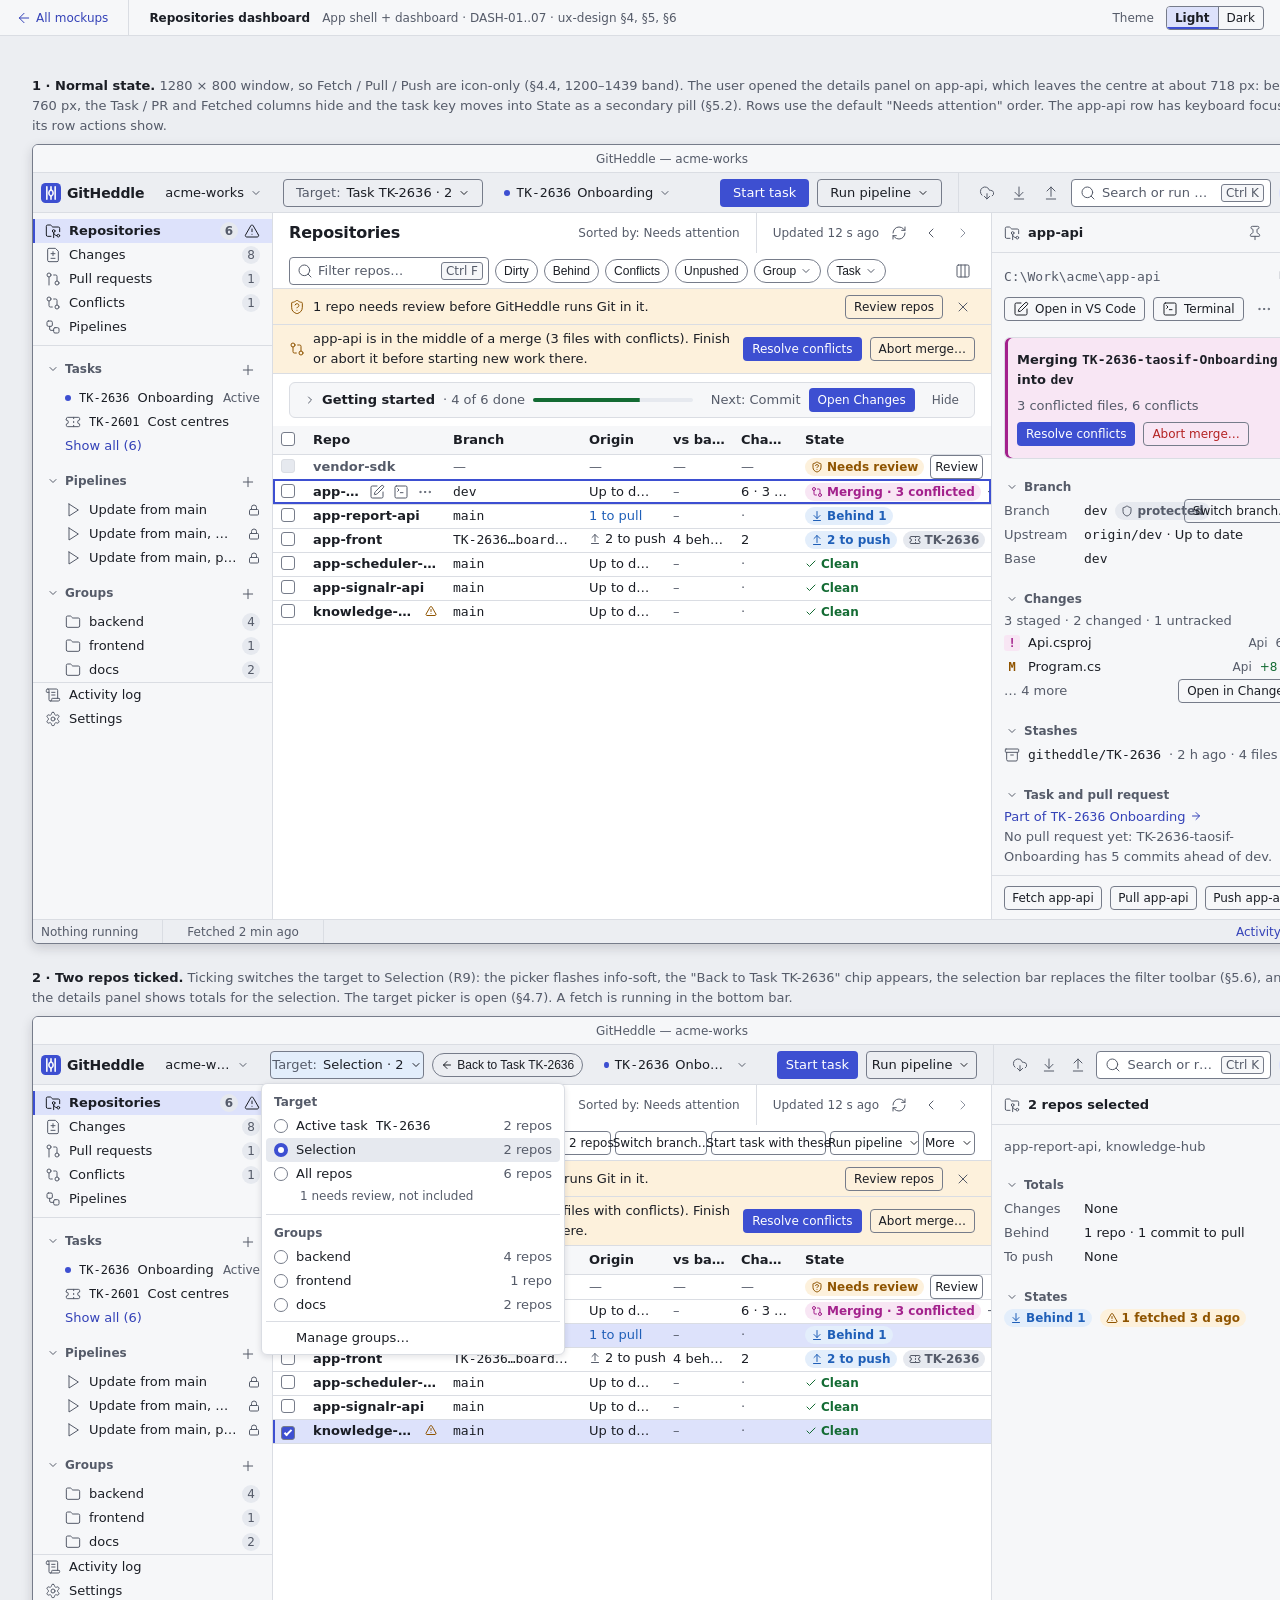
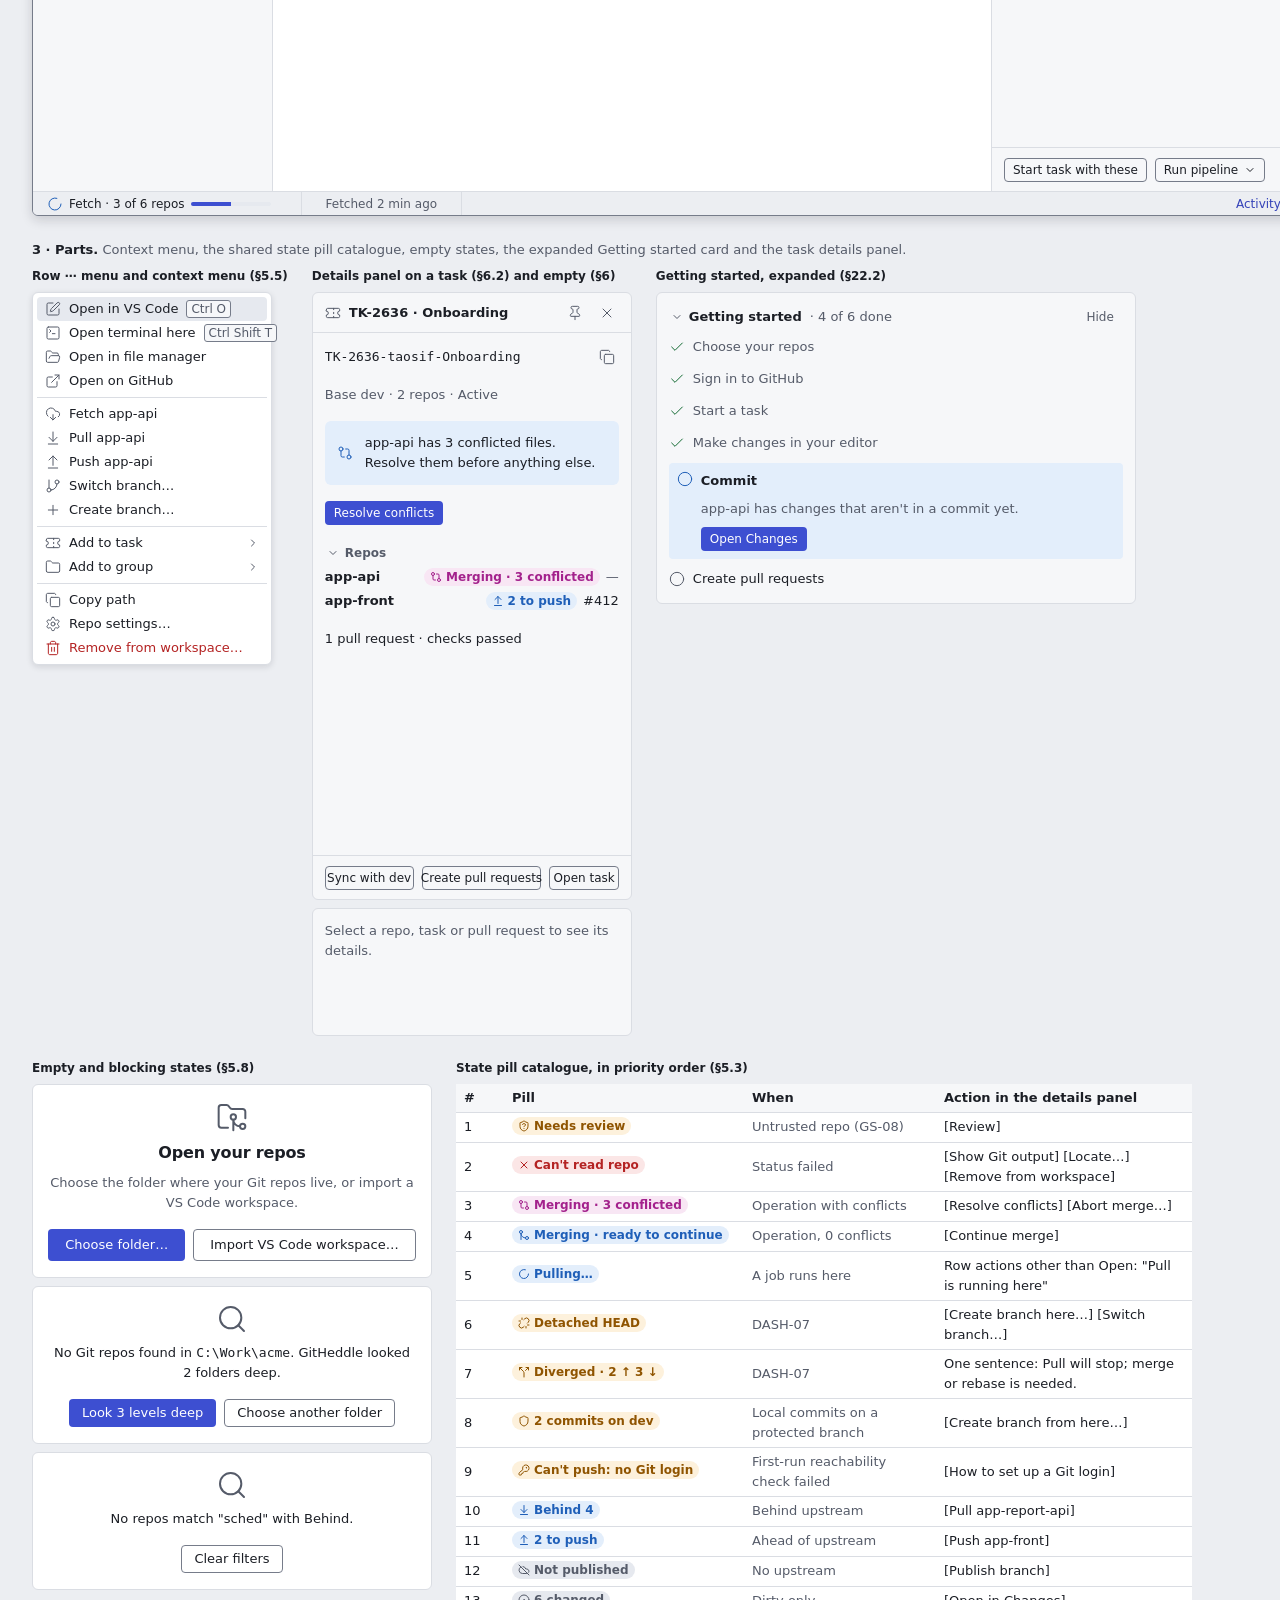
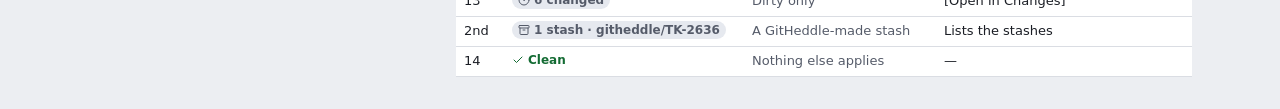
<file: docs/design/mockups/dashboard.html>
<!DOCTYPE html>
<html lang="en" data-theme="light">
<head>
<meta charset="utf-8">
<meta name="viewport" content="width=device-width, initial-scale=1">
<title>Repositories dashboard · GitHeddle mockup</title>
<link rel="stylesheet" href="tokens.css">
<style>
/* Page helpers shared by this set of mockups. Every colour is a token. */
.mock-frame { display: flex; flex-direction: column; gap: var(--gh-space-4); }
.gh-mock-bar a { display: inline-flex; align-items: center; gap: var(--gh-space-2); }
.gh-segmented > button { border-top: 0; border-bottom: 0; border-left: 0; font: inherit; font-size: var(--gh-text-caption-size); cursor: default; }
.gh-mock-window .gh-scrim { top: 1.75rem; padding-top: var(--gh-space-8); }
.gh-mock-window .gh-dialog { max-height: calc(100% - 4rem); }
.tone-warning { color: var(--gh-warning); }
.tone-danger { color: var(--gh-danger); }
.tone-success { color: var(--gh-success); }
.tone-info { color: var(--gh-info); }
.tone-link { color: var(--gh-text-link); }
.tone-primary { color: var(--gh-text-primary); }
.tone-conflict { color: var(--gh-status-conflicted); }
.nav-list, .plain-list { list-style: none; margin: 0; padding: 0; }
.disc { background: none; border: 0; padding: 0; font: inherit; color: inherit; display: inline-flex; align-items: center; gap: var(--gh-space-2); cursor: default; }
details > summary { list-style: none; cursor: default; }
details > summary::-webkit-details-marker { display: none; }
details[open] > summary .gh-twisty .gh-icon { transform: rotate(90deg); }
.contents { display: contents; }
.scroll { flex: 1; min-height: 0; overflow: auto; }
.gh-jobchip { border: 0; background: transparent; font: inherit; font-size: var(--gh-text-caption-size); }
.account { border: 0; font-family: inherit; cursor: default; }
.account--out { background: transparent; border: 1px solid var(--gh-border-strong); }
.topbar-search { display: inline-flex; align-items: center; gap: var(--gh-space-3); flex: 0 1 12.5rem; min-width: 7.5rem; height: var(--gh-control-md); padding: 0 var(--gh-space-3) 0 var(--gh-space-4); background: var(--gh-surface-sunken); border: 1px solid var(--gh-border-strong); border-radius: var(--gh-radius-md); color: var(--gh-text-secondary); font: inherit; cursor: text; overflow: hidden; }
.topbar-search > span { flex: 1; text-align: left; overflow: hidden; text-overflow: ellipsis; white-space: nowrap; }
.task-chip code { color: var(--gh-text-primary); }
.task-chip__title { max-width: 10rem; color: var(--gh-text-primary); }
.target-picker.is-flash { background: var(--gh-info-soft); }
.nav-item-trail { margin-left: auto; display: inline-flex; align-items: center; gap: var(--gh-space-3); }
.gh-nav-item .nav-item-trail .gh-count { margin-left: 0; }
.gh-nav-item .gh-truncate { flex: 1; }
.gh-nav-item code { font-size: var(--gh-text-caption-size); }
.sidebar-sep { margin: var(--gh-space-3) 0 0; }
.screen-header-title { display: flex; align-items: baseline; gap: var(--gh-space-4); min-width: 0; }
.cell { display: flex; align-items: center; gap: var(--gh-space-3); min-width: 0; }
.cell > .gh-truncate { flex: 1; }
.cell .gh-row__actions { margin-left: auto; }
.gh-table td.is-num, .gh-table th.is-num { text-align: right; }
.table-wrap { flex: 1; min-height: 0; overflow: auto; }
.section-head { display: flex; align-items: center; gap: var(--gh-space-4); padding: var(--gh-space-5) var(--gh-space-6) var(--gh-space-3); }
.gs-line { display: flex; align-items: center; gap: var(--gh-space-4); min-height: 2.25rem; margin: var(--gh-space-4) var(--gh-space-6); padding: 0 var(--gh-space-3) 0 var(--gh-space-5); background: var(--gh-surface-raised); border: 1px solid var(--gh-border-subtle); border-radius: var(--gh-radius-lg); flex: none; }
.next-step { display: flex; align-items: center; gap: var(--gh-space-5); padding: var(--gh-space-5); background: var(--gh-info-soft); border-radius: var(--gh-radius-lg); }
.next-step > .gh-icon { color: var(--gh-info); }
.next-step p { flex: 1; }
.dp-section { display: flex; flex-direction: column; gap: var(--gh-space-2); }
.dp-section > summary { display: flex; align-items: center; gap: var(--gh-space-2); height: var(--gh-row-height); }
.dp-kv { display: grid; grid-template-columns: 4.5rem 1fr auto; align-items: center; column-gap: var(--gh-space-4); min-height: var(--gh-row-height); }
.dp-line { display: flex; align-items: center; gap: var(--gh-space-4); min-height: var(--gh-row-height); min-width: 0; }
.dp-line > .gh-truncate { flex: 1; }
.merge-card { padding: var(--gh-space-5); background: var(--gh-merge-unresolved); border: 1px solid var(--gh-border-subtle); box-shadow: inset var(--gh-edge-width) 0 0 var(--gh-merge-unresolved-edge); border-radius: var(--gh-radius-lg); display: grid; gap: var(--gh-space-3); }
.menu-pos { position: absolute; z-index: 20; }
.sheet-card { display: flex; flex-direction: column; gap: var(--gh-space-4); }
.sheet-card > h2 { color: var(--gh-text-primary); }
.choice-tag { font-size: var(--gh-text-caption-size); color: var(--gh-success); font-weight: 600; }

.dash-filter .gh-input { width: 12.5rem; }
.search-kbd { position: absolute; right: var(--gh-space-3); }
.dash-filter .gh-input { padding-right: 3rem; }
.sel-bar { gap: var(--gh-space-2); }
.sel-bar .gh-btn--sm { padding: 0 var(--gh-space-3); }
.target-menu { width: 19rem; }
.target-menu .gh-menu__item { gap: var(--gh-space-4); }
.target-menu .gh-menu__item .gh-secondary { margin-left: auto; }
.target-menu .target-section { padding: var(--gh-space-3) var(--gh-space-4) var(--gh-space-2); }
.target-menu .note { font-size: var(--gh-text-caption-size); color: var(--gh-text-secondary); padding: 0 var(--gh-space-4) var(--gh-space-2) 2.125rem; }
.pill-table td { white-space: normal; height: auto; padding-top: var(--gh-space-2); padding-bottom: var(--gh-space-2); }
.pill-table { width: 46rem; }
.empty-card { width: 25rem; background: var(--gh-surface-sunken); border: 1px solid var(--gh-border-subtle); border-radius: var(--gh-radius-lg); }
.empty-card .gh-empty { margin: 0 auto; }
.gs-card { width: 30rem; background: var(--gh-surface-raised); border: 1px solid var(--gh-border-subtle); border-radius: var(--gh-radius-lg); padding: var(--gh-space-5); display: grid; gap: var(--gh-space-3); }
.gs-item { display: flex; align-items: center; gap: var(--gh-space-4); min-height: var(--gh-row-height); }
.gs-item.is-next { align-items: flex-start; padding: var(--gh-space-4); background: var(--gh-info-soft); border-radius: var(--gh-radius-md); }
.gs-item .gh-icon.tone-success { color: var(--gh-success); }
.static-details { position: static; height: 38rem; border: 1px solid var(--gh-border-subtle); border-radius: var(--gh-radius-lg); overflow: hidden; }
.mini-repos .dp-line { gap: var(--gh-space-3); }
.mock-topush { display: inline-flex; gap: var(--gh-space-2); color: var(--gh-text-primary); }
</style>
</head>
<body>
<svg width="0" height="0" style="position:absolute" aria-hidden="true" focusable="false"><defs>
<symbol id="i-folder-git-2" viewBox="0 0 24 24"><path d="M9 20H4a2 2 0 0 1-2-2V5a2 2 0 0 1 2-2h3.9a2 2 0 0 1 1.69.9l.81 1.2a2 2 0 0 0 1.67.9H20a2 2 0 0 1 2 2v5"/><circle cx="13" cy="12" r="2"/><path d="M18 19c-2.8 0-5-2.2-5-5v8"/><circle cx="20" cy="19" r="2"/></symbol>
<symbol id="i-file-diff" viewBox="0 0 24 24"><path d="M15 2H6a2 2 0 0 0-2 2v16a2 2 0 0 0 2 2h12a2 2 0 0 0 2-2V7Z"/><path d="M9 10h6"/><path d="M12 13V7"/><path d="M9 17h6"/></symbol>
<symbol id="i-git-pull-request" viewBox="0 0 24 24"><circle cx="18" cy="18" r="3"/><circle cx="6" cy="6" r="3"/><path d="M13 6h3a2 2 0 0 1 2 2v7"/><line x1="6" x2="6" y1="9" y2="21"/></symbol>
<symbol id="i-git-pull-request-draft" viewBox="0 0 24 24"><circle cx="18" cy="18" r="3"/><circle cx="6" cy="6" r="3"/><path d="M18 6V5"/><path d="M18 11v-1"/><line x1="6" x2="6" y1="9" y2="21"/></symbol>
<symbol id="i-git-compare" viewBox="0 0 24 24"><circle cx="18" cy="18" r="3"/><circle cx="6" cy="6" r="3"/><path d="M13 6h3a2 2 0 0 1 2 2v7"/><path d="M11 18H8a2 2 0 0 1-2-2V9"/></symbol>
<symbol id="i-workflow" viewBox="0 0 24 24"><rect width="8" height="8" x="3" y="3" rx="2"/><path d="M7 11v4a2 2 0 0 0 2 2h4"/><rect width="8" height="8" x="13" y="13" rx="2"/></symbol>
<symbol id="i-ticket" viewBox="0 0 24 24"><path d="M2 9a3 3 0 0 1 0 6v2a2 2 0 0 0 2 2h16a2 2 0 0 0 2-2v-2a3 3 0 0 1 0-6V7a2 2 0 0 0-2-2H4a2 2 0 0 0-2 2Z"/><path d="M13 5v2"/><path d="M13 17v2"/><path d="M13 11v2"/></symbol>
<symbol id="i-scroll-text" viewBox="0 0 24 24"><path d="M15 12h-5"/><path d="M15 8h-5"/><path d="M19 17V5a2 2 0 0 0-2-2H4"/><path d="M8 21h12a2 2 0 0 0 2-2v-1a1 1 0 0 0-1-1H11a1 1 0 0 0-1 1v1a2 2 0 1 1-4 0V5a2 2 0 1 0-4 0v2a1 1 0 0 0 1 1h3"/></symbol>
<symbol id="i-settings" viewBox="0 0 24 24"><path d="M12.22 2h-.44a2 2 0 0 0-2 2v.18a2 2 0 0 1-1 1.73l-.43.25a2 2 0 0 1-2 0l-.15-.08a2 2 0 0 0-2.73.73l-.22.38a2 2 0 0 0 .73 2.73l.15.1a2 2 0 0 1 1 1.72v.51a2 2 0 0 1-1 1.74l-.15.09a2 2 0 0 0-.73 2.73l.22.38a2 2 0 0 0 2.73.73l.15-.08a2 2 0 0 1 2 0l.43.25a2 2 0 0 1 1 1.73V20a2 2 0 0 0 2 2h.44a2 2 0 0 0 2-2v-.18a2 2 0 0 1 1-1.73l.43-.25a2 2 0 0 1 2 0l.15.08a2 2 0 0 0 2.73-.73l.22-.39a2 2 0 0 0-.73-2.73l-.15-.08a2 2 0 0 1-1-1.74v-.5a2 2 0 0 1 1-1.74l.15-.09a2 2 0 0 0 .73-2.73l-.22-.38a2 2 0 0 0-2.73-.73l-.15.08a2 2 0 0 1-2 0l-.43-.25a2 2 0 0 1-1-1.73V4a2 2 0 0 0-2-2z"/><circle cx="12" cy="12" r="3"/></symbol>
<symbol id="i-cloud-download" viewBox="0 0 24 24"><path d="M12 13v8l-4-4"/><path d="m12 21 4-4"/><path d="M4.393 15.269A7 7 0 1 1 15.71 8h1.79a4.5 4.5 0 0 1 2.436 8.284"/></symbol>
<symbol id="i-arrow-down-to-line" viewBox="0 0 24 24"><path d="M12 17V3"/><path d="m6 11 6 6 6-6"/><path d="M19 21H5"/></symbol>
<symbol id="i-arrow-up-from-line" viewBox="0 0 24 24"><path d="m18 9-6-6-6 6"/><path d="M12 3v14"/><path d="M5 21h14"/></symbol>
<symbol id="i-git-commit-horizontal" viewBox="0 0 24 24"><circle cx="12" cy="12" r="3"/><line x1="3" x2="9" y1="12" y2="12"/><line x1="15" x2="21" y1="12" y2="12"/></symbol>
<symbol id="i-git-branch" viewBox="0 0 24 24"><line x1="6" x2="6" y1="3" y2="15"/><circle cx="18" cy="6" r="3"/><circle cx="6" cy="18" r="3"/><path d="M18 9a9 9 0 0 1-9 9"/></symbol>
<symbol id="i-git-merge" viewBox="0 0 24 24"><circle cx="18" cy="18" r="3"/><circle cx="6" cy="6" r="3"/><path d="M6 21V9a9 9 0 0 0 9 9"/></symbol>
<symbol id="i-archive" viewBox="0 0 24 24"><rect width="20" height="5" x="2" y="3" rx="1"/><path d="M4 8v11a2 2 0 0 0 2 2h12a2 2 0 0 0 2-2V8"/><path d="M10 12h4"/></symbol>
<symbol id="i-play" viewBox="0 0 24 24"><polygon points="6 3 20 12 6 21 6 3"/></symbol>
<symbol id="i-refresh-cw" viewBox="0 0 24 24"><path d="M3 12a9 9 0 0 1 9-9 9.75 9.75 0 0 1 6.74 2.74L21 8"/><path d="M21 3v5h-5"/><path d="M21 12a9 9 0 0 1-9 9 9.75 9.75 0 0 1-6.74-2.74L3 16"/><path d="M8 16H3v5"/></symbol>
<symbol id="i-plus" viewBox="0 0 24 24"><path d="M5 12h14"/><path d="M12 5v14"/></symbol>
<symbol id="i-minus" viewBox="0 0 24 24"><path d="M5 12h14"/></symbol>
<symbol id="i-undo-2" viewBox="0 0 24 24"><path d="M9 14 4 9l5-5"/><path d="M4 9h10.5a5.5 5.5 0 0 1 5.5 5.5a5.5 5.5 0 0 1-5.5 5.5H11"/></symbol>
<symbol id="i-square-pen" viewBox="0 0 24 24"><path d="M12 3H5a2 2 0 0 0-2 2v14a2 2 0 0 0 2 2h14a2 2 0 0 0 2-2v-7"/><path d="M18.375 2.625a1 1 0 0 1 3 3l-9.013 9.014a2 2 0 0 1-.853.505l-2.873.84a.5.5 0 0 1-.62-.62l.84-2.873a2 2 0 0 1 .506-.852z"/></symbol>
<symbol id="i-square-terminal" viewBox="0 0 24 24"><path d="m7 11 2-2-2-2"/><path d="M11 13h4"/><rect width="18" height="18" x="3" y="3" rx="2" ry="2"/></symbol>
<symbol id="i-folder-open" viewBox="0 0 24 24"><path d="m6 14 1.5-2.9A2 2 0 0 1 9.24 10H20a2 2 0 0 1 1.94 2.5l-1.54 6a2 2 0 0 1-1.95 1.5H4a2 2 0 0 1-2-2V5a2 2 0 0 1 2-2h3.9a2 2 0 0 1 1.69.9l.81 1.2a2 2 0 0 0 1.67.9H18a2 2 0 0 1 2 2v2"/></symbol>
<symbol id="i-folder" viewBox="0 0 24 24"><path d="M20 20a2 2 0 0 0 2-2V8a2 2 0 0 0-2-2h-7.9a2 2 0 0 1-1.69-.9L9.6 3.9A2 2 0 0 0 7.93 3H4a2 2 0 0 0-2 2v13a2 2 0 0 0 2 2Z"/></symbol>
<symbol id="i-file-code" viewBox="0 0 24 24"><path d="M10 12.5 8 15l2 2.5"/><path d="m14 12.5 2 2.5-2 2.5"/><path d="M14 2v4a2 2 0 0 0 2 2h4"/><path d="M15 2H6a2 2 0 0 0-2 2v16a2 2 0 0 0 2 2h12a2 2 0 0 0 2-2V7z"/></symbol>
<symbol id="i-external-link" viewBox="0 0 24 24"><path d="M15 3h6v6"/><path d="M10 14 21 3"/><path d="M18 13v6a2 2 0 0 1-2 2H5a2 2 0 0 1-2-2V8a2 2 0 0 1 2-2h6"/></symbol>
<symbol id="i-shield" viewBox="0 0 24 24"><path d="M20 13c0 5-3.5 7.5-7.66 8.95a1 1 0 0 1-.67-.01C7.5 20.5 4 18 4 13V6a1 1 0 0 1 1-1c2 0 4.5-1.2 6.24-2.72a1.17 1.17 0 0 1 1.52 0C14.51 3.81 17 5 19 5a1 1 0 0 1 1 1z"/></symbol>
<symbol id="i-shield-question" viewBox="0 0 24 24"><path d="M20 13c0 5-3.5 7.5-7.66 8.95a1 1 0 0 1-.67-.01C7.5 20.5 4 18 4 13V6a1 1 0 0 1 1-1c2 0 4.5-1.2 6.24-2.72a1.17 1.17 0 0 1 1.52 0C14.51 3.81 17 5 19 5a1 1 0 0 1 1 1z"/><path d="M9.1 9a3 3 0 0 1 5.82 1c0 2-3 3-3 3"/><path d="M12 17h.01"/></symbol>
<symbol id="i-triangle-alert" viewBox="0 0 24 24"><path d="m21.73 18-8-14a2 2 0 0 0-3.48 0l-8 14A2 2 0 0 0 4 21h16a2 2 0 0 0 1.73-3"/><path d="M12 9v4"/><path d="M12 17h.01"/></symbol>
<symbol id="i-search" viewBox="0 0 24 24"><circle cx="11" cy="11" r="8"/><path d="m21 21-4.3-4.3"/></symbol>
<symbol id="i-chevron-right" viewBox="0 0 24 24"><path d="m9 18 6-6-6-6"/></symbol>
<symbol id="i-chevron-left" viewBox="0 0 24 24"><path d="m15 18-6-6 6-6"/></symbol>
<symbol id="i-chevron-down" viewBox="0 0 24 24"><path d="m6 9 6 6 6-6"/></symbol>
<symbol id="i-arrow-left" viewBox="0 0 24 24"><path d="m12 19-7-7 7-7"/><path d="M19 12H5"/></symbol>
<symbol id="i-arrow-right" viewBox="0 0 24 24"><path d="M5 12h14"/><path d="m12 5 7 7-7 7"/></symbol>
<symbol id="i-unlink" viewBox="0 0 24 24"><path d="m18.84 12.25 1.72-1.71h-.02a5.004 5.004 0 0 0-.12-7.07 5.006 5.006 0 0 0-6.95 0l-1.72 1.71"/><path d="m5.17 11.75-1.71 1.71a5.004 5.004 0 0 0 .12 7.07 5.006 5.006 0 0 0 6.95 0l1.71-1.71"/><line x1="8" x2="8" y1="2" y2="5"/><line x1="2" x2="5" y1="8" y2="8"/><line x1="16" x2="16" y1="19" y2="22"/><line x1="19" x2="22" y1="16" y2="16"/></symbol>
<symbol id="i-split" viewBox="0 0 24 24"><path d="M16 3h5v5"/><path d="M8 3H3v5"/><path d="M12 22v-8.3a4 4 0 0 0-1.172-2.872L3 3"/><path d="m15 9 6-6"/></symbol>
<symbol id="i-cloud-off" viewBox="0 0 24 24"><path d="m2 2 20 20"/><path d="M5.782 5.782A7 7 0 0 0 9 19h8.5a4.5 4.5 0 0 0 1.307-.193"/><path d="M21.532 16.5A4.5 4.5 0 0 0 17.5 10h-1.79A7.008 7.008 0 0 0 10 5.07"/></symbol>
<symbol id="i-circle-help" viewBox="0 0 24 24"><circle cx="12" cy="12" r="10"/><path d="M9.09 9a3 3 0 0 1 5.83 1c0 2-3 3-3 3"/><path d="M12 17h.01"/></symbol>
<symbol id="i-check" viewBox="0 0 24 24"><path d="M20 6 9 17l-5-5"/></symbol>
<symbol id="i-x" viewBox="0 0 24 24"><path d="M18 6 6 18"/><path d="m6 6 12 12"/></symbol>
<symbol id="i-pause" viewBox="0 0 24 24"><rect x="14" y="4" width="4" height="16" rx="1"/><rect x="6" y="4" width="4" height="16" rx="1"/></symbol>
<symbol id="i-circle" viewBox="0 0 24 24"><circle cx="12" cy="12" r="10"/></symbol>
<symbol id="i-circle-dot" viewBox="0 0 24 24"><circle cx="12" cy="12" r="10"/><circle cx="12" cy="12" r="1"/></symbol>
<symbol id="i-loader-circle" viewBox="0 0 24 24"><path d="M21 12a9 9 0 1 1-6.219-8.56"/></symbol>
<symbol id="i-history" viewBox="0 0 24 24"><path d="M3 12a9 9 0 1 0 9-9 9.75 9.75 0 0 0-6.74 2.74L3 8"/><path d="M3 3v5h5"/><path d="M12 7v5l4 2"/></symbol>
<symbol id="i-key-round" viewBox="0 0 24 24"><path d="M2.586 17.414A2 2 0 0 0 2 18.828V21a1 1 0 0 0 1 1h3a1 1 0 0 0 1-1v-1a1 1 0 0 1 1-1h1a1 1 0 0 0 1-1v-1a1 1 0 0 1 1-1h.172a2 2 0 0 0 1.414-.586l.814-.814a6.5 6.5 0 1 0-4-4z"/><circle cx="16.5" cy="7.5" r=".5"/></symbol>
<symbol id="i-lock" viewBox="0 0 24 24"><rect width="18" height="11" x="3" y="11" rx="2" ry="2"/><path d="M7 11V7a5 5 0 0 1 10 0v4"/></symbol>
<symbol id="i-user" viewBox="0 0 24 24"><path d="M19 21v-2a4 4 0 0 0-4-4H9a4 4 0 0 0-4 4v2"/><circle cx="12" cy="7" r="4"/></symbol>
<symbol id="i-ellipsis" viewBox="0 0 24 24"><circle cx="12" cy="12" r="1"/><circle cx="19" cy="12" r="1"/><circle cx="5" cy="12" r="1"/></symbol>
<symbol id="i-copy" viewBox="0 0 24 24"><rect width="14" height="14" x="8" y="8" rx="2" ry="2"/><path d="M4 16c-1.1 0-2-.9-2-2V4c0-1.1.9-2 2-2h10c1.1 0 2 .9 2 2"/></symbol>
<symbol id="i-pin" viewBox="0 0 24 24"><path d="M12 17v5"/><path d="M9 10.76a2 2 0 0 1-1.11 1.79l-1.78.9A2 2 0 0 0 5 15.24V16a1 1 0 0 0 1 1h12a1 1 0 0 0 1-1v-.76a2 2 0 0 0-1.11-1.79l-1.78-.9A2 2 0 0 1 15 10.76V7a1 1 0 0 1 1-1 2 2 0 0 0 0-4H8a2 2 0 0 0 0 4 1 1 0 0 1 1 1z"/></symbol>
<symbol id="i-columns-3" viewBox="0 0 24 24"><rect width="18" height="18" x="3" y="3" rx="2"/><path d="M9 3v18"/><path d="M15 3v18"/></symbol>
<symbol id="i-info" viewBox="0 0 24 24"><circle cx="12" cy="12" r="10"/><path d="M12 16v-4"/><path d="M12 8h.01"/></symbol>
<symbol id="i-octagon-x" viewBox="0 0 24 24"><path d="m15 9-6 6"/><path d="M2.586 16.726A2 2 0 0 1 2 15.312V8.688a2 2 0 0 1 .586-1.414l4.688-4.688A2 2 0 0 1 8.688 2h6.624a2 2 0 0 1 1.414.586l4.688 4.688A2 2 0 0 1 22 8.688v6.624a2 2 0 0 1-.586 1.414l-4.688 4.688a2 2 0 0 1-1.414.586H8.688a2 2 0 0 1-1.414-.586z"/><path d="m9 9 6 6"/></symbol>
<symbol id="i-message-square" viewBox="0 0 24 24"><path d="M21 15a2 2 0 0 1-2 2H7l-4 4V5a2 2 0 0 1 2-2h14a2 2 0 0 1 2 2z"/></symbol>
<symbol id="i-eye" viewBox="0 0 24 24"><path d="M2.062 12.348a1 1 0 0 1 0-.696 10.75 10.75 0 0 1 19.876 0 1 1 0 0 1 0 .696 10.75 10.75 0 0 1-19.876 0"/><circle cx="12" cy="12" r="3"/></symbol>
<symbol id="i-tag" viewBox="0 0 24 24"><path d="M12.586 2.586A2 2 0 0 0 11.172 2H4a2 2 0 0 0-2 2v7.172a2 2 0 0 0 .586 1.414l8.704 8.704a2.426 2.426 0 0 0 3.42 0l6.58-6.58a2.426 2.426 0 0 0 0-3.42z"/><circle cx="7.5" cy="7.5" r=".5"/></symbol>
<symbol id="i-trash-2" viewBox="0 0 24 24"><path d="M3 6h18"/><path d="M19 6v14c0 1-1 2-2 2H7c-1 0-2-1-2-2V6"/><path d="M8 6V4c0-1 1-2 2-2h4c1 0 2 1 2 2v2"/><line x1="10" x2="10" y1="11" y2="17"/><line x1="14" x2="14" y1="11" y2="17"/></symbol>
</defs></svg>
<nav class="gh-mock-bar" aria-label="Mockup controls">
  <a href="index.html"><svg class="gh-icon gh-icon--inherit" aria-hidden="true" focusable="false"><use href="#i-arrow-left"/></svg> All mockups</a>
  <span class="gh-vdivider" aria-hidden="true"></span>
  <strong>Repositories dashboard</strong>
  <span class="gh-secondary gh-truncate">App shell + dashboard · DASH-01..07 · ux-design §4, §5, §6</span>
  <span class="gh-spacer"></span>
  <span id="theme-label" class="gh-secondary">Theme</span>
  <div class="gh-segmented" role="group" aria-labelledby="theme-label">
    <button type="button" data-set-theme="light" aria-pressed="true" class="is-selected">Light</button>
    <button type="button" data-set-theme="dark" aria-pressed="false">Dark</button>
  </div>
</nav>
<div class="gh-mock-stage">

<section class="mock-frame" aria-labelledby="f1-cap">
  <p class="gh-mock-caption" id="f1-cap"><strong>1 · Normal state.</strong> 1280 × 800 window, so Fetch / Pull / Push are icon-only (§4.4, 1200–1439 band). The user opened the details panel on app-api, which leaves the centre at about 718 px: below 760 px, the Task / PR and Fetched columns hide and the task key moves into State as a secondary pill (§5.2). Rows use the default "Needs attention" order. The app-api row has keyboard focus, so its row actions show.</p>
  <div class="gh-mock-window" id="f1">
    <div class="gh-mock-osbar" aria-hidden="true">GitHeddle — acme-works</div>

    <div class="gh-shell">
      <a class="gh-sr-only" href="#f1-main">Skip to main content</a>

    <header class="gh-topbar" aria-label="Top bar">
      <div class="contents" role="toolbar" aria-label="Top bar">
      <span class="gh-wordmark"><svg class="gh-logo" width="20" height="20" viewBox="0 0 24 24" aria-hidden="true" focusable="false"><rect width="24" height="24" rx="5.5"/><g><path d="M7 4.5v15M17 4.5v15"/><path d="M12 4.5v3.5c0 0-2.6 1.2-2.6 4s2.6 4 2.6 4v3.5"/><path d="M12 8c0 0 2.6 1.2 2.6 4s-2.6 4-2.6 4"/></g></svg><span>GitHeddle</span></span>
      <button type="button" class="gh-btn gh-btn--ghost" aria-haspopup="menu" aria-label="Workspace: acme-works. Workspace menu" title="acme-works"><span class="gh-truncate tone-primary">acme-works</span><svg class="gh-icon gh-icon--sm" aria-hidden="true" focusable="false"><use href="#i-chevron-down"/></svg></button>
      <button type="button" class="gh-btn target-picker" role="combobox" aria-haspopup="listbox" aria-expanded="false" aria-label="Target: Task TK-2636, 2 repos" aria-describedby="f1-target-desc"><span class="gh-secondary">Target:</span> Task TK-2636 · 2 <svg class="gh-icon gh-icon--sm" aria-hidden="true" focusable="false"><use href="#i-chevron-down"/></svg></button>
      <span id="f1-target-desc" class="gh-sr-only">Fetch, Pull, Push and pipelines act on these repos</span>

      <button type="button" class="gh-btn gh-btn--ghost task-chip" aria-haspopup="menu" aria-label="Active task: TK-2636 Onboarding, 2 repos. Task actions" title="TK-2636 Onboarding · TK-2636-taosif-Onboarding"><span class="gh-dot gh-dot--accent" aria-hidden="true"></span><code>TK-2636</code><span class="gh-truncate task-chip__title">Onboarding</span><svg class="gh-icon gh-icon--sm" aria-hidden="true" focusable="false"><use href="#i-chevron-down"/></svg></button>
      <span class="gh-topbar__spacer"></span>
      <button type="button" class="gh-btn gh-btn--primary" aria-keyshortcuts="Control+N" title="Creates the task branch from the latest base in each repo you pick, after a preview.">Start task</button>
      <button type="button" class="gh-btn" aria-haspopup="menu" title="Runs a saved list of Git steps on the target repos, after a preview.">Run pipeline <svg class="gh-icon gh-icon--sm" aria-hidden="true" focusable="false"><use href="#i-chevron-down"/></svg></button>
      <span class="gh-vdivider" aria-hidden="true"></span>
      <button type="button" class="gh-btn gh-btn--icon" aria-label="Fetch 2 repos" aria-keyshortcuts="Control+Shift+F" title="Fetches 2 repos (Task TK-2636). Downloads new commits from origin without changing any of your branches."><svg class="gh-icon" aria-hidden="true" focusable="false"><use href="#i-cloud-download"/></svg></button>
      <button type="button" class="gh-btn gh-btn--icon" aria-label="Pull 2 repos" aria-keyshortcuts="Control+Shift+D" title="Pulls 2 repos (Task TK-2636). Brings new commits from origin. Stops if it can't fast-forward."><svg class="gh-icon" aria-hidden="true" focusable="false"><use href="#i-arrow-down-to-line"/></svg></button>
      <button type="button" class="gh-btn gh-btn--icon" aria-label="Push 2 repos" aria-keyshortcuts="Control+Shift+H" title="Pushes 2 repos (Task TK-2636). Sends your new commits to origin. Never force-pushes."><svg class="gh-icon" aria-hidden="true" focusable="false"><use href="#i-arrow-up-from-line"/></svg></button>
      <button type="button" class="topbar-search" aria-label="Search or run a command (Ctrl+K)" aria-keyshortcuts="Control+K"><svg class="gh-icon" aria-hidden="true" focusable="false"><use href="#i-search"/></svg><span>Search or run a command…</span><kbd>Ctrl K</kbd></button>
      <button type="button" class="gh-initials account" aria-haspopup="menu" aria-label="Signed in to GitHub as dev-taosif-net. Account menu" title="Signed in as dev-taosif-net">TA</button>
      </div>
    </header>
      <div class="gh-shell__body">

    <nav class="gh-sidebar" aria-label="Main">
      <ul class="nav-list">

        <li><a class="gh-nav-item is-selected" href="dashboard.html" aria-current="page" aria-label="Repositories, 6 repos, 1 needs review" title="6 repos · 1 needs review"><svg class="gh-icon" aria-hidden="true" focusable="false"><use href="#i-folder-git-2"/></svg><span>Repositories</span><span class="nav-item-trail"><span class="gh-count">6</span><svg class="gh-icon tone-warning" aria-hidden="true" focusable="false"><use href="#i-triangle-alert"/></svg></span></a></li>

        <li><a class="gh-nav-item" href="changes.html" aria-label="Changes, 8 files"><svg class="gh-icon" aria-hidden="true" focusable="false"><use href="#i-file-diff"/></svg><span>Changes</span><span class="nav-item-trail"><span class="gh-count">8</span></span></a></li>

        <li><a class="gh-nav-item" href="pull-requests.html" aria-label="Pull requests, 1 open"><svg class="gh-icon" aria-hidden="true" focusable="false"><use href="#i-git-pull-request"/></svg><span>Pull requests</span><span class="nav-item-trail"><span class="gh-count">1</span></span></a></li>

        <li><a class="gh-nav-item" href="merge-editor.html" aria-label="Conflicts, 1 repo needs you" title="1 repo, 3 conflicted files"><svg class="gh-icon" aria-hidden="true" focusable="false"><use href="#i-git-compare"/></svg><span>Conflicts</span><span class="nav-item-trail"><span class="gh-count">1</span></span></a></li>

        <li><a class="gh-nav-item" href="pipelines.html" aria-label="Pipelines"><svg class="gh-icon" aria-hidden="true" focusable="false"><use href="#i-workflow"/></svg><span>Pipelines</span></a></li>
      </ul>
      <hr class="sidebar-sep">

      <div class="gh-sidebar__group">
        <h2 class="gh-section-title"><button type="button" class="disc" aria-expanded="true"><span class="gh-twisty is-open"><svg class="gh-icon gh-icon--sm" aria-hidden="true" focusable="false"><use href="#i-chevron-right"/></svg></span>Tasks</button></h2>
        <button type="button" class="gh-btn gh-btn--icon" aria-label="Start task" title="Start task"><svg class="gh-icon" aria-hidden="true" focusable="false"><use href="#i-plus"/></svg></button>
      </div>
      <ul class="nav-list">
        <li><a class="gh-nav-item gh-nav-item--sub" href="task.html" aria-label="TK-2636 Onboarding, active task"><span class="gh-dot gh-dot--accent" aria-hidden="true"></span><code>TK-2636</code><span class="gh-truncate">Onboarding</span><span class="gh-caption gh-secondary">Active</span></a></li>
        <li><a class="gh-nav-item gh-nav-item--sub" href="task.html" aria-label="TK-2601 Cost centres"><svg class="gh-icon" aria-hidden="true" focusable="false"><use href="#i-ticket"/></svg><code>TK-2601</code><span class="gh-truncate">Cost centres</span></a></li>
        <li><a class="gh-nav-item gh-nav-item--sub" href="#" aria-label="Show all 6 tasks"><span class="gh-link">Show all (6)</span></a></li>
      </ul>

      <div class="gh-sidebar__group">
        <h2 class="gh-section-title"><button type="button" class="disc" aria-expanded="true"><span class="gh-twisty is-open"><svg class="gh-icon gh-icon--sm" aria-hidden="true" focusable="false"><use href="#i-chevron-right"/></svg></span>Pipelines</button></h2>
        <button type="button" class="gh-btn gh-btn--icon" aria-label="New pipeline" title="New pipeline"><svg class="gh-icon" aria-hidden="true" focusable="false"><use href="#i-plus"/></svg></button>
      </div>
      <ul class="nav-list">
        <li><a class="gh-nav-item gh-nav-item--sub" href="pipelines.html" aria-label="Update from main. Ready-made pipeline" title="Ready-made. Duplicate it to change it"><svg class="gh-icon" aria-hidden="true" focusable="false"><use href="#i-play"/></svg><span class="gh-truncate">Update from main</span><svg class="gh-icon gh-icon--sm" aria-hidden="true" focusable="false"><use href="#i-lock"/></svg></a></li>
        <li><a class="gh-nav-item gh-nav-item--sub" href="pipelines.html" aria-label="Update from main, merge into dev. Ready-made pipeline" title="Ready-made. Duplicate it to change it"><svg class="gh-icon" aria-hidden="true" focusable="false"><use href="#i-play"/></svg><span class="gh-truncate">Update from main, merge into dev</span><svg class="gh-icon gh-icon--sm" aria-hidden="true" focusable="false"><use href="#i-lock"/></svg></a></li>
        <li><a class="gh-nav-item gh-nav-item--sub" href="pipelines.html" aria-label="Update from main, pull request to dev. Ready-made pipeline" title="Ready-made. Duplicate it to change it"><svg class="gh-icon" aria-hidden="true" focusable="false"><use href="#i-play"/></svg><span class="gh-truncate">Update from main, pull request to dev</span><svg class="gh-icon gh-icon--sm" aria-hidden="true" focusable="false"><use href="#i-lock"/></svg></a></li>
      </ul>

      <div class="gh-sidebar__group">
        <h2 class="gh-section-title"><button type="button" class="disc" aria-expanded="true"><span class="gh-twisty is-open"><svg class="gh-icon gh-icon--sm" aria-hidden="true" focusable="false"><use href="#i-chevron-right"/></svg></span>Groups</button></h2>
        <button type="button" class="gh-btn gh-btn--icon" aria-label="New group" title="New group"><svg class="gh-icon" aria-hidden="true" focusable="false"><use href="#i-plus"/></svg></button>
      </div>
      <ul class="nav-list">
        <li><a class="gh-nav-item gh-nav-item--sub" href="#" aria-label="Group backend, 4 repos"><svg class="gh-icon" aria-hidden="true" focusable="false"><use href="#i-folder"/></svg><span class="gh-truncate">backend</span><span class="gh-count">4</span></a></li>
        <li><a class="gh-nav-item gh-nav-item--sub" href="#" aria-label="Group frontend, 1 repo"><svg class="gh-icon" aria-hidden="true" focusable="false"><use href="#i-folder"/></svg><span class="gh-truncate">frontend</span><span class="gh-count">1</span></a></li>
        <li><a class="gh-nav-item gh-nav-item--sub" href="#" aria-label="Group docs, 2 repos"><svg class="gh-icon" aria-hidden="true" focusable="false"><use href="#i-folder"/></svg><span class="gh-truncate">docs</span><span class="gh-count">2</span></a></li>
      </ul>
      <ul class="nav-list gh-sidebar__bottom">

        <li><a class="gh-nav-item" href="#" aria-label="Activity log"><svg class="gh-icon" aria-hidden="true" focusable="false"><use href="#i-scroll-text"/></svg><span>Activity log</span></a></li>

        <li><a class="gh-nav-item" href="settings.html" aria-label="Settings"><svg class="gh-icon" aria-hidden="true" focusable="false"><use href="#i-settings"/></svg><span>Settings</span></a></li>
      </ul>
    </nav>
        <div class="gh-main" role="main" id="f1-main">
          <div class="gh-screen-header">
            <h1 class="gh-screen-title">Repositories</h1>
            <span class="gh-spacer"></span>
            <span class="gh-caption gh-secondary">Sorted by: Needs attention</span>
            <span class="gh-vdivider" aria-hidden="true"></span>
            <span class="gh-caption gh-secondary">Updated 12 s ago</span>
            <button type="button" class="gh-btn gh-btn--icon" aria-label="Refresh status" aria-keyshortcuts="F5" title="Re-reads every repo's status from Git. (F5)"><svg class="gh-icon" aria-hidden="true" focusable="false"><use href="#i-refresh-cw"/></svg></button>
            <button type="button" class="gh-btn gh-btn--icon" aria-label="Back" aria-keyshortcuts="Alt+ArrowLeft" title="Back (Alt+←)"><svg class="gh-icon" aria-hidden="true" focusable="false"><use href="#i-chevron-left"/></svg></button>
            <button type="button" class="gh-btn gh-btn--icon" aria-label="Forward" aria-keyshortcuts="Alt+ArrowRight" title="Forward (Alt+→)" aria-disabled="true"><svg class="gh-icon" aria-hidden="true" focusable="false"><use href="#i-chevron-right"/></svg></button>
          </div>
          <div class="gh-toolbar dash-filter" role="toolbar" aria-label="Filters">
            <label class="gh-search"><svg class="gh-icon" aria-hidden="true" focusable="false"><use href="#i-search"/></svg><input class="gh-input" type="search" placeholder="Filter repos…" aria-label="Filter repos" aria-keyshortcuts="Control+F"><kbd class="search-kbd">Ctrl F</kbd></label>
            <button type="button" class="gh-chip" aria-pressed="false" title="Shows repos with uncommitted changes.">Dirty</button>
            <button type="button" class="gh-chip" aria-pressed="false" title="Shows repos that are behind origin or their base.">Behind</button>
            <button type="button" class="gh-chip" aria-pressed="false" title="Shows repos in a merge, rebase or cherry-pick.">Conflicts</button>
            <button type="button" class="gh-chip" aria-pressed="false" title="Shows repos with commits that aren't on origin.">Unpushed</button>
            <button type="button" class="gh-chip" aria-haspopup="listbox">Group <svg class="gh-icon gh-icon--sm" aria-hidden="true" focusable="false"><use href="#i-chevron-down"/></svg></button>
            <button type="button" class="gh-chip" aria-haspopup="listbox">Task <svg class="gh-icon gh-icon--sm" aria-hidden="true" focusable="false"><use href="#i-chevron-down"/></svg></button>
            <span class="gh-spacer"></span>
            <button type="button" class="gh-btn gh-btn--icon" aria-haspopup="menu" aria-label="Columns" title="Columns: show or hide Branch to Fetched"><svg class="gh-icon" aria-hidden="true" focusable="false"><use href="#i-columns-3"/></svg></button>
          </div>
          <div class="gh-banner gh-banner--warning" role="status"><svg class="gh-icon" aria-hidden="true" focusable="false"><use href="#i-shield-question"/></svg><p class="gh-banner__text">1 repo needs review before GitHeddle runs Git in it.</p><button type="button" class="gh-btn gh-btn--sm">Review repos</button><button type="button" class="gh-btn gh-btn--icon" aria-label="Dismiss" title="Dismiss"><svg class="gh-icon" aria-hidden="true" focusable="false"><use href="#i-x"/></svg></button></div>
          <div class="gh-banner gh-banner--warning" role="status"><svg class="gh-icon" aria-hidden="true" focusable="false"><use href="#i-git-compare"/></svg><p class="gh-banner__text">app-api is in the middle of a merge (3 files with conflicts). Finish or abort it before starting new work there.</p><button type="button" class="gh-btn gh-btn--sm gh-btn--primary">Resolve conflicts</button><button type="button" class="gh-btn gh-btn--sm">Abort merge…</button></div>
          <section class="gs-line" aria-label="Getting started, 4 of 6 done">
            <button type="button" class="disc" aria-expanded="false"><span class="gh-twisty"><svg class="gh-icon gh-icon--sm" aria-hidden="true" focusable="false"><use href="#i-chevron-right"/></svg></span><span class="gh-strong">Getting started</span></button>
            <span class="gh-secondary">· 4 of 6 done</span>
            <span class="gh-meter" role="img" aria-label="4 of 6 done" style="--value:0.667"><span></span></span>
            <span class="gh-spacer"></span>
            <span class="gh-secondary">Next: Commit</span>
            <button type="button" class="gh-btn gh-btn--sm gh-btn--primary">Open Changes</button>
            <button type="button" class="gh-btn gh-btn--sm gh-btn--ghost" title="Hides this guide. Show it again from the command palette: Show getting started.">Hide</button>
          </section>
          <div class="table-wrap">
          <table class="gh-table" role="grid" aria-label="Repositories" id="f1-table">
            <colgroup><col style="width:32px"><col style="width:140px"><col style="width:136px"><col style="width:84px"><col style="width:68px"><col style="width:64px"><col></colgroup>
            <thead><tr><th scope="col"><span class="gh-check" role="checkbox" tabindex="-1" aria-checked="false" aria-label="Select all 6 visible"></span></th><th scope="col">Repo</th><th scope="col">Branch</th><th scope="col">Origin</th><th scope="col" title="Repos use different base branches (app-report-api uses main), so this column says vs base.">vs base</th><th scope="col">Changes</th><th scope="col" title="Sorted by: Needs attention" aria-sort="ascending">State</th></tr></thead>
            <tbody>
            <tr class="is-muted" aria-label="vendor-sdk, needs review before GitHeddle runs Git. Review button"><td><span title="Review this repo before GitHeddle can act on it."><span class="gh-check" role="checkbox" tabindex="-1" aria-checked="false" aria-disabled="true" aria-label="Select vendor-sdk (unavailable: needs review)"></span></span></td><td><div class="cell"><span class="gh-strong gh-truncate">vendor-sdk</span></div></td><td><span class="gh-secondary">—</span></td><td><span class="gh-secondary">—</span></td><td><span class="gh-secondary">—</span></td><td><span class="gh-secondary">—</span></td><td><div class="cell"><span class="gh-pill gh-pill--warning" title="This repo has Git settings that start other programs. Review it before GitHeddle runs Git here."><svg class="gh-icon" aria-hidden="true" focusable="false"><use href="#i-shield-question"/></svg>Needs review</span><button type="button" class="gh-btn gh-btn--sm" title="Review this repo's Git settings before GitHeddle runs Git in it.">Review</button></div></td></tr>
            <tr class="is-focus" aria-label="app-api, on dev, merging, 3 conflicted, 6 changed"><td><span class="gh-check" role="checkbox" tabindex="-1" aria-checked="false" aria-label="Select app-api"></span></td><td><div class="cell"><span class="gh-strong gh-truncate">app-api</span><span class="gh-row__actions"><button type="button" class="gh-btn gh-btn--icon" aria-label="Open app-api in VS Code" title="Open in VS Code"><svg class="gh-icon" aria-hidden="true" focusable="false"><use href="#i-square-pen"/></svg></button><button type="button" class="gh-btn gh-btn--icon" aria-label="Open terminal in app-api" title="Open terminal"><svg class="gh-icon" aria-hidden="true" focusable="false"><use href="#i-square-terminal"/></svg></button><button type="button" class="gh-btn gh-btn--icon" aria-haspopup="menu" aria-label="More actions for app-api" title="More actions"><svg class="gh-icon" aria-hidden="true" focusable="false"><use href="#i-ellipsis"/></svg></button></span></div></td><td><code title="dev">dev</code></td><td>Up to date</td><td><span class="gh-secondary">–</span></td><td title="3 staged · 2 changed · 1 untracked">6 · 3 staged</td><td><div class="cell"><span class="gh-pill gh-pill--conflict" title="A merge is in progress and 3 files need you to choose what to keep."><svg class="gh-icon" aria-hidden="true" focusable="false"><use href="#i-git-compare"/></svg>Merging · 3 conflicted</span><span class="gh-caption gh-secondary" title="TK-2636 · 1 stash · githeddle/TK-2636">+2</span></div></td></tr>
            <tr aria-label="app-report-api, on main, behind 1, clean"><td><span class="gh-check" role="checkbox" tabindex="-1" aria-checked="false" aria-label="Select app-report-api"></span></td><td><div class="cell"><span class="gh-strong gh-truncate">app-report-api</span></div></td><td><code title="main">main</code></td><td><span class="tone-info">1 to pull</span></td><td><span class="gh-secondary">–</span></td><td><span class="gh-secondary">·</span></td><td><div class="cell"><span class="gh-pill gh-pill--info" title="origin has 1 commit this branch doesn't have. Pull to bring it in."><svg class="gh-icon" aria-hidden="true" focusable="false"><use href="#i-arrow-down-to-line"/></svg>Behind 1</span></div></td></tr>
            <tr aria-label="app-front, on TK-2636-taosif-Onboarding, 2 to push, 4 behind dev, 2 changed"><td><span class="gh-check" role="checkbox" tabindex="-1" aria-checked="false" aria-label="Select app-front"></span></td><td><div class="cell"><span class="gh-strong gh-truncate">app-front</span></div></td><td><code title="TK-2636-taosif-Onboarding">TK-2636…boarding</code></td><td><span class="gh-hstack mock-topush"><svg class="gh-icon gh-icon--sm" aria-hidden="true" focusable="false"><use href="#i-arrow-up-from-line"/></svg>2 to push</span></td><td title="dev has 4 commits this branch doesn't have. Sync to bring them in.">4 behind</td><td title="2 changed">2</td><td><div class="cell"><span class="gh-pill gh-pill--info" title="2 commits exist only on this computer. Push to send them to origin."><svg class="gh-icon" aria-hidden="true" focusable="false"><use href="#i-arrow-up-from-line"/></svg>2 to push</span><span class="gh-pill" title="Part of task TK-2636 Onboarding."><svg class="gh-icon" aria-hidden="true" focusable="false"><use href="#i-ticket"/></svg>TK-2636</span></div></td></tr>
            <tr aria-label="app-scheduler-api, on main, clean"><td><span class="gh-check" role="checkbox" tabindex="-1" aria-checked="false" aria-label="Select app-scheduler-api"></span></td><td><div class="cell"><span class="gh-strong gh-truncate">app-scheduler-api</span></div></td><td><code title="main">main</code></td><td>Up to date</td><td><span class="gh-secondary">–</span></td><td><span class="gh-secondary">·</span></td><td><div class="cell"><span class="gh-pill gh-pill--clean" title="Nothing to commit, pull or push."><svg class="gh-icon" aria-hidden="true" focusable="false"><use href="#i-check"/></svg>Clean</span></div></td></tr>
            <tr aria-label="app-signalr-api, on main, clean"><td><span class="gh-check" role="checkbox" tabindex="-1" aria-checked="false" aria-label="Select app-signalr-api"></span></td><td><div class="cell"><span class="gh-strong gh-truncate">app-signalr-api</span></div></td><td><code title="main">main</code></td><td>Up to date</td><td><span class="gh-secondary">–</span></td><td><span class="gh-secondary">·</span></td><td><div class="cell"><span class="gh-pill gh-pill--clean" title="Nothing to commit, pull or push."><svg class="gh-icon" aria-hidden="true" focusable="false"><use href="#i-check"/></svg>Clean</span></div></td></tr>
            <tr aria-label="knowledge-hub, on main, clean, last fetched 3 days ago"><td><span class="gh-check" role="checkbox" tabindex="-1" aria-checked="false" aria-label="Select knowledge-hub"></span></td><td><div class="cell"><span class="gh-strong gh-truncate">knowledge-hub</span><span title="Last fetched 3 days ago. Fetch to see new commits."><svg class="gh-icon gh-icon--sm tone-warning" aria-hidden="true" focusable="false"><use href="#i-triangle-alert"/></svg><span class="gh-sr-only">Last fetched 3 days ago</span></span></div></td><td><code title="main">main</code></td><td>Up to date</td><td><span class="gh-secondary">–</span></td><td><span class="gh-secondary">·</span></td><td><div class="cell"><span class="gh-pill gh-pill--clean" title="Nothing to commit, pull or push."><svg class="gh-icon" aria-hidden="true" focusable="false"><use href="#i-check"/></svg>Clean</span></div></td></tr>
            </tbody>
          </table>
          </div>
        </div>

        <aside class="gh-details" aria-label="Details">
          <div class="gh-details__header">
            <svg class="gh-icon" aria-hidden="true" focusable="false"><use href="#i-folder-git-2"/></svg>
            <h2 class="gh-strong tone-primary gh-truncate">app-api</h2>
            <span class="gh-spacer"></span>
            <button type="button" class="gh-btn gh-btn--icon" aria-pressed="false" aria-label="Pin details" title="Keeps app-api in this panel when you select other rows."><svg class="gh-icon" aria-hidden="true" focusable="false"><use href="#i-pin"/></svg></button>
            <button type="button" class="gh-btn gh-btn--icon" aria-label="Close details" aria-keyshortcuts="Control+I" title="Close details (Ctrl+I)"><svg class="gh-icon" aria-hidden="true" focusable="false"><use href="#i-x"/></svg></button>
          </div>
          <div class="gh-details__body">
            <div class="gh-stack">
              <div class="dp-line"><code class="gh-truncate gh-secondary" title="C:\Work\acme\app-api">C:\Work\acme\app-api</code><button type="button" class="gh-btn gh-btn--icon" aria-label="Copy path" title="Copy path"><svg class="gh-icon" aria-hidden="true" focusable="false"><use href="#i-copy"/></svg></button></div>
              <div class="gh-hstack">
                <button type="button" class="gh-btn gh-btn--sm"><svg class="gh-icon" aria-hidden="true" focusable="false"><use href="#i-square-pen"/></svg>Open in VS Code</button>
                <button type="button" class="gh-btn gh-btn--sm"><svg class="gh-icon" aria-hidden="true" focusable="false"><use href="#i-square-terminal"/></svg>Terminal</button>
                <button type="button" class="gh-btn gh-btn--icon" aria-haspopup="menu" aria-label="More actions for app-api" title="More actions"><svg class="gh-icon" aria-hidden="true" focusable="false"><use href="#i-ellipsis"/></svg></button>
              </div>
            </div>
            <section class="merge-card" aria-label="Merge in progress">
              <p class="gh-strong">Merging <code>TK-2636-taosif-Onboarding</code> into <code>dev</code></p>
              <p class="gh-secondary">3 conflicted files, 6 conflicts</p>
              <div class="gh-hstack">
                <button type="button" class="gh-btn gh-btn--sm gh-btn--primary" title="Opens the Conflicts screen for app-api.">Resolve conflicts</button>
                <button type="button" class="gh-btn gh-btn--sm gh-btn--danger-text" title="Cancels the merge and puts the repo back as it was. Asks first.">Abort merge…</button>
              </div>
            </section>

            <details class="dp-section" open>
              <summary><span class="gh-twisty"><svg class="gh-icon gh-icon--sm" aria-hidden="true" focusable="false"><use href="#i-chevron-right"/></svg></span><h3 class="gh-section-title">Branch</h3></summary>

              <div class="dp-kv"><span class="gh-secondary">Branch</span><span class="gh-hstack"><code>dev</code><span class="gh-pill" title="GitHeddle asks before committing, merging or pushing here."><svg class="gh-icon" aria-hidden="true" focusable="false"><use href="#i-shield"/></svg>protected</span></span><button type="button" class="gh-btn gh-btn--sm">Switch branch…</button></div>
              <div class="dp-kv"><span class="gh-secondary">Upstream</span><span><code>origin/dev</code> · Up to date</span><span></span></div>
              <div class="dp-kv"><span class="gh-secondary">Base</span><span><code>dev</code></span><span></span></div>
            </details>

            <details class="dp-section" open>
              <summary><span class="gh-twisty"><svg class="gh-icon gh-icon--sm" aria-hidden="true" focusable="false"><use href="#i-chevron-right"/></svg></span><h3 class="gh-section-title">Changes</h3></summary>

              <p class="gh-secondary">3 staged · 2 changed · 1 untracked</p>
              <ul class="plain-list">
                <li class="dp-line"><span class="gh-status gh-status--C" title="Conflicted">!</span><span class="gh-truncate">Api.csproj</span><span class="gh-caption gh-secondary">Api</span><span class="gh-caption gh-secondary" title="6 conflicts">6 <svg class="gh-icon gh-icon--sm" aria-hidden="true" focusable="false"><use href="#i-info"/></svg></span></li>
                <li class="dp-line"><span class="gh-status gh-status--M" title="Modified">M</span><span class="gh-truncate">Program.cs</span><span class="gh-caption gh-secondary">Api</span><span class="gh-counts"><span class="gh-counts__add">+8</span> <span class="gh-counts__del">−2</span></span></li>
                <li class="dp-line"><span class="gh-secondary gh-truncate">… 4 more</span><a class="gh-btn gh-btn--sm" href="changes.html">Open in Changes</a></li>
              </ul>
            </details>

            <details class="dp-section" open>
              <summary><span class="gh-twisty"><svg class="gh-icon gh-icon--sm" aria-hidden="true" focusable="false"><use href="#i-chevron-right"/></svg></span><h3 class="gh-section-title">Stashes</h3></summary>

              <p class="dp-line"><svg class="gh-icon" aria-hidden="true" focusable="false"><use href="#i-archive"/></svg><code>githeddle/TK-2636</code><span class="gh-secondary">· 2 h ago · 4 files</span></p>
            </details>

            <details class="dp-section" open>
              <summary><span class="gh-twisty"><svg class="gh-icon gh-icon--sm" aria-hidden="true" focusable="false"><use href="#i-chevron-right"/></svg></span><h3 class="gh-section-title">Task and pull request</h3></summary>

              <p><a href="task.html">Part of <code>TK-2636</code> Onboarding <svg class="gh-icon gh-icon--sm gh-icon--inherit" aria-hidden="true" focusable="false"><use href="#i-arrow-right"/></svg></a></p>
              <p class="gh-secondary">No pull request yet: TK-2636-taosif-Onboarding has 5 commits ahead of dev.</p>
            </details>

            <details class="dp-section" open>
              <summary><span class="gh-twisty"><svg class="gh-icon gh-icon--sm" aria-hidden="true" focusable="false"><use href="#i-chevron-right"/></svg></span><h3 class="gh-section-title">Repo</h3></summary>

              <div class="dp-line"><span class="gh-secondary gh-truncate">Last fetch 2 min ago · Base override: none</span><a class="gh-btn gh-btn--sm" href="settings.html">Repo settings…</a></div>
            </details>
          </div>
          <div class="gh-details__footer">
            <button type="button" class="gh-btn gh-btn--sm" title="Downloads new commits from origin without changing any of your branches.">Fetch app-api</button>
            <button type="button" class="gh-btn gh-btn--sm" title="Brings new commits from origin into the current branch. Stops if it can't fast-forward.">Pull app-api</button>
            <button type="button" class="gh-btn gh-btn--sm" title="Sends your new commits to origin. Never force-pushes.">Push app-api</button>
          </div>
        </aside>
      </div>

    <footer class="gh-bottombar" aria-label="Status bar">
      <div class="gh-hstack" role="group" aria-label="Jobs"><span>Nothing running</span></div>
      <span class="gh-vdivider" aria-hidden="true"></span>
      <span title="Oldest: knowledge-hub, 3 days ago">Fetched 2 min ago</span>
      <span class="gh-vdivider" aria-hidden="true"></span>
      <span class="gh-bottombar__spacer"></span>

      <a href="#" class="gh-link">Activity log</a>
    </footer>
    </div>
  </div>
</section>
<section class="mock-frame" aria-labelledby="f2-cap">
  <p class="gh-mock-caption" id="f2-cap"><strong>2 · Two repos ticked.</strong> Ticking switches the target to Selection (R9): the picker flashes info-soft, the "Back to Task TK-2636" chip appears, the selection bar replaces the filter toolbar (§5.6), and the details panel shows totals for the selection. The target picker is open (§4.7). A fetch is running in the bottom bar.</p>
  <div class="gh-mock-window" id="f2">
    <div class="gh-mock-osbar" aria-hidden="true">GitHeddle — acme-works</div>

    <div class="gh-shell">
      <a class="gh-sr-only" href="#f2-main">Skip to main content</a>

    <header class="gh-topbar" aria-label="Top bar">
      <div class="contents" role="toolbar" aria-label="Top bar">
      <span class="gh-wordmark"><svg class="gh-logo" width="20" height="20" viewBox="0 0 24 24" aria-hidden="true" focusable="false"><rect width="24" height="24" rx="5.5"/><g><path d="M7 4.5v15M17 4.5v15"/><path d="M12 4.5v3.5c0 0-2.6 1.2-2.6 4s2.6 4 2.6 4v3.5"/><path d="M12 8c0 0 2.6 1.2 2.6 4s-2.6 4-2.6 4"/></g></svg><span>GitHeddle</span></span>
      <button type="button" class="gh-btn gh-btn--ghost" aria-haspopup="menu" aria-label="Workspace: acme-works. Workspace menu" title="acme-works"><span class="gh-truncate tone-primary">acme-works</span><svg class="gh-icon gh-icon--sm" aria-hidden="true" focusable="false"><use href="#i-chevron-down"/></svg></button>
      <button type="button" class="gh-btn target-picker is-flash" role="combobox" aria-haspopup="listbox" aria-expanded="true" aria-label="Target: Selection, 2 repos" aria-describedby="f2-target-desc"><span class="gh-secondary">Target:</span> Selection · 2 <svg class="gh-icon gh-icon--sm" aria-hidden="true" focusable="false"><use href="#i-chevron-down"/></svg></button>
      <span id="f2-target-desc" class="gh-sr-only">Fetch, Pull, Push and pipelines act on these repos</span>
      <button type="button" class="gh-chip" title="Restores the target you had before you ticked repos."><svg class="gh-icon gh-icon--sm gh-icon--inherit" aria-hidden="true" focusable="false"><use href="#i-arrow-left"/></svg> Back to Task TK-2636</button>
      <button type="button" class="gh-btn gh-btn--ghost task-chip" aria-haspopup="menu" aria-label="Active task: TK-2636 Onboarding, 2 repos. Task actions" title="TK-2636 Onboarding · TK-2636-taosif-Onboarding"><span class="gh-dot gh-dot--accent" aria-hidden="true"></span><code>TK-2636</code><span class="gh-truncate task-chip__title">Onboarding</span><svg class="gh-icon gh-icon--sm" aria-hidden="true" focusable="false"><use href="#i-chevron-down"/></svg></button>
      <span class="gh-topbar__spacer"></span>
      <button type="button" class="gh-btn gh-btn--primary" aria-keyshortcuts="Control+N" title="Creates the task branch from the latest base in each repo you pick, after a preview.">Start task</button>
      <button type="button" class="gh-btn" aria-haspopup="menu" title="Runs a saved list of Git steps on the target repos, after a preview.">Run pipeline <svg class="gh-icon gh-icon--sm" aria-hidden="true" focusable="false"><use href="#i-chevron-down"/></svg></button>
      <span class="gh-vdivider" aria-hidden="true"></span>
      <button type="button" class="gh-btn gh-btn--icon" aria-label="Fetch 2 repos" aria-keyshortcuts="Control+Shift+F" title="Fetches 2 repos (Selection). Downloads new commits from origin without changing any of your branches."><svg class="gh-icon" aria-hidden="true" focusable="false"><use href="#i-cloud-download"/></svg></button>
      <button type="button" class="gh-btn gh-btn--icon" aria-label="Pull 2 repos" aria-keyshortcuts="Control+Shift+D" title="Pulls 2 repos (Selection). Brings new commits from origin. Stops if it can't fast-forward."><svg class="gh-icon" aria-hidden="true" focusable="false"><use href="#i-arrow-down-to-line"/></svg></button>
      <button type="button" class="gh-btn gh-btn--icon" aria-label="Push 2 repos" aria-keyshortcuts="Control+Shift+H" title="Pushes 2 repos (Selection). Sends your new commits to origin. Never force-pushes."><svg class="gh-icon" aria-hidden="true" focusable="false"><use href="#i-arrow-up-from-line"/></svg></button>
      <button type="button" class="topbar-search" aria-label="Search or run a command (Ctrl+K)" aria-keyshortcuts="Control+K"><svg class="gh-icon" aria-hidden="true" focusable="false"><use href="#i-search"/></svg><span>Search or run a command…</span><kbd>Ctrl K</kbd></button>
      <button type="button" class="gh-initials account" aria-haspopup="menu" aria-label="Signed in to GitHub as dev-taosif-net. Account menu" title="Signed in as dev-taosif-net">TA</button>
      </div>
    </header>
      <div class="gh-shell__body">

    <nav class="gh-sidebar" aria-label="Main">
      <ul class="nav-list">

        <li><a class="gh-nav-item is-selected" href="dashboard.html" aria-current="page" aria-label="Repositories, 6 repos, 1 needs review" title="6 repos · 1 needs review"><svg class="gh-icon" aria-hidden="true" focusable="false"><use href="#i-folder-git-2"/></svg><span>Repositories</span><span class="nav-item-trail"><span class="gh-count">6</span><svg class="gh-icon tone-warning" aria-hidden="true" focusable="false"><use href="#i-triangle-alert"/></svg></span></a></li>

        <li><a class="gh-nav-item" href="changes.html" aria-label="Changes, 8 files"><svg class="gh-icon" aria-hidden="true" focusable="false"><use href="#i-file-diff"/></svg><span>Changes</span><span class="nav-item-trail"><span class="gh-count">8</span></span></a></li>

        <li><a class="gh-nav-item" href="pull-requests.html" aria-label="Pull requests, 1 open"><svg class="gh-icon" aria-hidden="true" focusable="false"><use href="#i-git-pull-request"/></svg><span>Pull requests</span><span class="nav-item-trail"><span class="gh-count">1</span></span></a></li>

        <li><a class="gh-nav-item" href="merge-editor.html" aria-label="Conflicts, 1 repo needs you" title="1 repo, 3 conflicted files"><svg class="gh-icon" aria-hidden="true" focusable="false"><use href="#i-git-compare"/></svg><span>Conflicts</span><span class="nav-item-trail"><span class="gh-count">1</span></span></a></li>

        <li><a class="gh-nav-item" href="pipelines.html" aria-label="Pipelines"><svg class="gh-icon" aria-hidden="true" focusable="false"><use href="#i-workflow"/></svg><span>Pipelines</span></a></li>
      </ul>
      <hr class="sidebar-sep">

      <div class="gh-sidebar__group">
        <h2 class="gh-section-title"><button type="button" class="disc" aria-expanded="true"><span class="gh-twisty is-open"><svg class="gh-icon gh-icon--sm" aria-hidden="true" focusable="false"><use href="#i-chevron-right"/></svg></span>Tasks</button></h2>
        <button type="button" class="gh-btn gh-btn--icon" aria-label="Start task" title="Start task"><svg class="gh-icon" aria-hidden="true" focusable="false"><use href="#i-plus"/></svg></button>
      </div>
      <ul class="nav-list">
        <li><a class="gh-nav-item gh-nav-item--sub" href="task.html" aria-label="TK-2636 Onboarding, active task"><span class="gh-dot gh-dot--accent" aria-hidden="true"></span><code>TK-2636</code><span class="gh-truncate">Onboarding</span><span class="gh-caption gh-secondary">Active</span></a></li>
        <li><a class="gh-nav-item gh-nav-item--sub" href="task.html" aria-label="TK-2601 Cost centres"><svg class="gh-icon" aria-hidden="true" focusable="false"><use href="#i-ticket"/></svg><code>TK-2601</code><span class="gh-truncate">Cost centres</span></a></li>
        <li><a class="gh-nav-item gh-nav-item--sub" href="#" aria-label="Show all 6 tasks"><span class="gh-link">Show all (6)</span></a></li>
      </ul>

      <div class="gh-sidebar__group">
        <h2 class="gh-section-title"><button type="button" class="disc" aria-expanded="true"><span class="gh-twisty is-open"><svg class="gh-icon gh-icon--sm" aria-hidden="true" focusable="false"><use href="#i-chevron-right"/></svg></span>Pipelines</button></h2>
        <button type="button" class="gh-btn gh-btn--icon" aria-label="New pipeline" title="New pipeline"><svg class="gh-icon" aria-hidden="true" focusable="false"><use href="#i-plus"/></svg></button>
      </div>
      <ul class="nav-list">
        <li><a class="gh-nav-item gh-nav-item--sub" href="pipelines.html" aria-label="Update from main. Ready-made pipeline" title="Ready-made. Duplicate it to change it"><svg class="gh-icon" aria-hidden="true" focusable="false"><use href="#i-play"/></svg><span class="gh-truncate">Update from main</span><svg class="gh-icon gh-icon--sm" aria-hidden="true" focusable="false"><use href="#i-lock"/></svg></a></li>
        <li><a class="gh-nav-item gh-nav-item--sub" href="pipelines.html" aria-label="Update from main, merge into dev. Ready-made pipeline" title="Ready-made. Duplicate it to change it"><svg class="gh-icon" aria-hidden="true" focusable="false"><use href="#i-play"/></svg><span class="gh-truncate">Update from main, merge into dev</span><svg class="gh-icon gh-icon--sm" aria-hidden="true" focusable="false"><use href="#i-lock"/></svg></a></li>
        <li><a class="gh-nav-item gh-nav-item--sub" href="pipelines.html" aria-label="Update from main, pull request to dev. Ready-made pipeline" title="Ready-made. Duplicate it to change it"><svg class="gh-icon" aria-hidden="true" focusable="false"><use href="#i-play"/></svg><span class="gh-truncate">Update from main, pull request to dev</span><svg class="gh-icon gh-icon--sm" aria-hidden="true" focusable="false"><use href="#i-lock"/></svg></a></li>
      </ul>

      <div class="gh-sidebar__group">
        <h2 class="gh-section-title"><button type="button" class="disc" aria-expanded="true"><span class="gh-twisty is-open"><svg class="gh-icon gh-icon--sm" aria-hidden="true" focusable="false"><use href="#i-chevron-right"/></svg></span>Groups</button></h2>
        <button type="button" class="gh-btn gh-btn--icon" aria-label="New group" title="New group"><svg class="gh-icon" aria-hidden="true" focusable="false"><use href="#i-plus"/></svg></button>
      </div>
      <ul class="nav-list">
        <li><a class="gh-nav-item gh-nav-item--sub" href="#" aria-label="Group backend, 4 repos"><svg class="gh-icon" aria-hidden="true" focusable="false"><use href="#i-folder"/></svg><span class="gh-truncate">backend</span><span class="gh-count">4</span></a></li>
        <li><a class="gh-nav-item gh-nav-item--sub" href="#" aria-label="Group frontend, 1 repo"><svg class="gh-icon" aria-hidden="true" focusable="false"><use href="#i-folder"/></svg><span class="gh-truncate">frontend</span><span class="gh-count">1</span></a></li>
        <li><a class="gh-nav-item gh-nav-item--sub" href="#" aria-label="Group docs, 2 repos"><svg class="gh-icon" aria-hidden="true" focusable="false"><use href="#i-folder"/></svg><span class="gh-truncate">docs</span><span class="gh-count">2</span></a></li>
      </ul>
      <ul class="nav-list gh-sidebar__bottom">

        <li><a class="gh-nav-item" href="#" aria-label="Activity log"><svg class="gh-icon" aria-hidden="true" focusable="false"><use href="#i-scroll-text"/></svg><span>Activity log</span></a></li>

        <li><a class="gh-nav-item" href="settings.html" aria-label="Settings"><svg class="gh-icon" aria-hidden="true" focusable="false"><use href="#i-settings"/></svg><span>Settings</span></a></li>
      </ul>
    </nav>
        <div class="gh-main" role="main" id="f2-main">
          <div class="gh-screen-header">
            <h1 class="gh-screen-title">Repositories</h1>
            <span class="gh-spacer"></span>
            <span class="gh-caption gh-secondary">Sorted by: Needs attention</span>
            <span class="gh-vdivider" aria-hidden="true"></span>
            <span class="gh-caption gh-secondary">Updated 12 s ago</span>
            <button type="button" class="gh-btn gh-btn--icon" aria-label="Refresh status" aria-keyshortcuts="F5" title="Re-reads every repo's status from Git. (F5)"><svg class="gh-icon" aria-hidden="true" focusable="false"><use href="#i-refresh-cw"/></svg></button>
            <button type="button" class="gh-btn gh-btn--icon" aria-label="Back" aria-keyshortcuts="Alt+ArrowLeft" title="Back (Alt+←)"><svg class="gh-icon" aria-hidden="true" focusable="false"><use href="#i-chevron-left"/></svg></button>
            <button type="button" class="gh-btn gh-btn--icon" aria-label="Forward" aria-keyshortcuts="Alt+ArrowRight" title="Forward (Alt+→)" aria-disabled="true"><svg class="gh-icon" aria-hidden="true" focusable="false"><use href="#i-chevron-right"/></svg></button>
          </div>
          <div class="gh-toolbar sel-bar" role="toolbar" aria-label="Selection">
            <span class="gh-strong">2 selected</span><span class="gh-secondary">·</span><button type="button" class="gh-btn gh-btn--link">Clear</button>
            <span class="gh-vdivider" aria-hidden="true"></span>
            <button type="button" class="gh-btn gh-btn--sm" title="Pulls 2 repos (Selection). Brings new commits from origin. Stops if it can't fast-forward."><svg class="gh-icon" aria-hidden="true" focusable="false"><use href="#i-arrow-down-to-line"/></svg>Pull 2 repos</button>
            <button type="button" class="gh-btn gh-btn--sm" title="Pushes 2 repos (Selection). Sends your new commits to origin. Never force-pushes."><svg class="gh-icon" aria-hidden="true" focusable="false"><use href="#i-arrow-up-from-line"/></svg>Push 2 repos</button>
            <button type="button" class="gh-btn gh-btn--sm">Switch branch…</button>
            <button type="button" class="gh-btn gh-btn--sm" title="Creates the task branch from the latest base in each repo you pick, after a preview.">Start task with these</button>
            <button type="button" class="gh-btn gh-btn--sm" aria-haspopup="menu">Run pipeline <svg class="gh-icon gh-icon--sm" aria-hidden="true" focusable="false"><use href="#i-chevron-down"/></svg></button>
            <button type="button" class="gh-btn gh-btn--sm" aria-haspopup="menu">More <svg class="gh-icon gh-icon--sm" aria-hidden="true" focusable="false"><use href="#i-chevron-down"/></svg></button>
          </div>
          <div class="gh-banner gh-banner--warning" role="status"><svg class="gh-icon" aria-hidden="true" focusable="false"><use href="#i-shield-question"/></svg><p class="gh-banner__text">1 repo needs review before GitHeddle runs Git in it.</p><button type="button" class="gh-btn gh-btn--sm">Review repos</button><button type="button" class="gh-btn gh-btn--icon" aria-label="Dismiss" title="Dismiss"><svg class="gh-icon" aria-hidden="true" focusable="false"><use href="#i-x"/></svg></button></div>
          <div class="gh-banner gh-banner--warning" role="status"><svg class="gh-icon" aria-hidden="true" focusable="false"><use href="#i-git-compare"/></svg><p class="gh-banner__text">app-api is in the middle of a merge (3 files with conflicts). Finish or abort it before starting new work there.</p><button type="button" class="gh-btn gh-btn--sm gh-btn--primary">Resolve conflicts</button><button type="button" class="gh-btn gh-btn--sm">Abort merge…</button></div>
          <div class="table-wrap">
          <table class="gh-table" role="grid" aria-label="Repositories" id="f2-table">
            <colgroup><col style="width:32px"><col style="width:140px"><col style="width:136px"><col style="width:84px"><col style="width:68px"><col style="width:64px"><col></colgroup>
            <thead><tr><th scope="col"><span class="gh-check" role="checkbox" tabindex="-1" aria-checked="mixed" aria-label="Select all 6 visible"></span></th><th scope="col">Repo</th><th scope="col">Branch</th><th scope="col">Origin</th><th scope="col" title="Repos use different base branches (app-report-api uses main), so this column says vs base.">vs base</th><th scope="col">Changes</th><th scope="col" title="Sorted by: Needs attention" aria-sort="ascending">State</th></tr></thead>
            <tbody>
            <tr class="is-muted" aria-label="vendor-sdk, needs review before GitHeddle runs Git. Review button"><td><span title="Review this repo before GitHeddle can act on it."><span class="gh-check" role="checkbox" tabindex="-1" aria-checked="false" aria-disabled="true" aria-label="Select vendor-sdk (unavailable: needs review)"></span></span></td><td><div class="cell"><span class="gh-strong gh-truncate">vendor-sdk</span></div></td><td><span class="gh-secondary">—</span></td><td><span class="gh-secondary">—</span></td><td><span class="gh-secondary">—</span></td><td><span class="gh-secondary">—</span></td><td><div class="cell"><span class="gh-pill gh-pill--warning" title="This repo has Git settings that start other programs. Review it before GitHeddle runs Git here."><svg class="gh-icon" aria-hidden="true" focusable="false"><use href="#i-shield-question"/></svg>Needs review</span><button type="button" class="gh-btn gh-btn--sm" title="Review this repo's Git settings before GitHeddle runs Git in it.">Review</button></div></td></tr>
            <tr aria-label="app-api, on dev, merging, 3 conflicted, 6 changed"><td><span class="gh-check" role="checkbox" tabindex="-1" aria-checked="false" aria-label="Select app-api"></span></td><td><div class="cell"><span class="gh-strong gh-truncate">app-api</span></div></td><td><code title="dev">dev</code></td><td>Up to date</td><td><span class="gh-secondary">–</span></td><td title="3 staged · 2 changed · 1 untracked">6 · 3 staged</td><td><div class="cell"><span class="gh-pill gh-pill--conflict" title="A merge is in progress and 3 files need you to choose what to keep."><svg class="gh-icon" aria-hidden="true" focusable="false"><use href="#i-git-compare"/></svg>Merging · 3 conflicted</span><span class="gh-caption gh-secondary" title="TK-2636 · 1 stash · githeddle/TK-2636">+2</span></div></td></tr>
            <tr class="is-selected" aria-label="app-report-api, on main, behind 1, clean, selected" aria-selected="true"><td><span class="gh-check" role="checkbox" tabindex="-1" aria-checked="true" aria-label="Select app-report-api"></span></td><td><div class="cell"><span class="gh-strong gh-truncate">app-report-api</span></div></td><td><code title="main">main</code></td><td><span class="tone-info">1 to pull</span></td><td><span class="gh-secondary">–</span></td><td><span class="gh-secondary">·</span></td><td><div class="cell"><span class="gh-pill gh-pill--info" title="origin has 1 commit this branch doesn't have. Pull to bring it in."><svg class="gh-icon" aria-hidden="true" focusable="false"><use href="#i-arrow-down-to-line"/></svg>Behind 1</span></div></td></tr>
            <tr aria-label="app-front, on TK-2636-taosif-Onboarding, 2 to push, 4 behind dev, 2 changed"><td><span class="gh-check" role="checkbox" tabindex="-1" aria-checked="false" aria-label="Select app-front"></span></td><td><div class="cell"><span class="gh-strong gh-truncate">app-front</span></div></td><td><code title="TK-2636-taosif-Onboarding">TK-2636…boarding</code></td><td><span class="gh-hstack mock-topush"><svg class="gh-icon gh-icon--sm" aria-hidden="true" focusable="false"><use href="#i-arrow-up-from-line"/></svg>2 to push</span></td><td title="dev has 4 commits this branch doesn't have. Sync to bring them in.">4 behind</td><td title="2 changed">2</td><td><div class="cell"><span class="gh-pill gh-pill--info" title="2 commits exist only on this computer. Push to send them to origin."><svg class="gh-icon" aria-hidden="true" focusable="false"><use href="#i-arrow-up-from-line"/></svg>2 to push</span><span class="gh-pill" title="Part of task TK-2636 Onboarding."><svg class="gh-icon" aria-hidden="true" focusable="false"><use href="#i-ticket"/></svg>TK-2636</span></div></td></tr>
            <tr aria-label="app-scheduler-api, on main, clean"><td><span class="gh-check" role="checkbox" tabindex="-1" aria-checked="false" aria-label="Select app-scheduler-api"></span></td><td><div class="cell"><span class="gh-strong gh-truncate">app-scheduler-api</span></div></td><td><code title="main">main</code></td><td>Up to date</td><td><span class="gh-secondary">–</span></td><td><span class="gh-secondary">·</span></td><td><div class="cell"><span class="gh-pill gh-pill--clean" title="Nothing to commit, pull or push."><svg class="gh-icon" aria-hidden="true" focusable="false"><use href="#i-check"/></svg>Clean</span></div></td></tr>
            <tr aria-label="app-signalr-api, on main, clean"><td><span class="gh-check" role="checkbox" tabindex="-1" aria-checked="false" aria-label="Select app-signalr-api"></span></td><td><div class="cell"><span class="gh-strong gh-truncate">app-signalr-api</span></div></td><td><code title="main">main</code></td><td>Up to date</td><td><span class="gh-secondary">–</span></td><td><span class="gh-secondary">·</span></td><td><div class="cell"><span class="gh-pill gh-pill--clean" title="Nothing to commit, pull or push."><svg class="gh-icon" aria-hidden="true" focusable="false"><use href="#i-check"/></svg>Clean</span></div></td></tr>
            <tr class="is-selected" aria-label="knowledge-hub, on main, clean, last fetched 3 days ago, selected" aria-selected="true"><td><span class="gh-check" role="checkbox" tabindex="-1" aria-checked="true" aria-label="Select knowledge-hub"></span></td><td><div class="cell"><span class="gh-strong gh-truncate">knowledge-hub</span><span title="Last fetched 3 days ago. Fetch to see new commits."><svg class="gh-icon gh-icon--sm tone-warning" aria-hidden="true" focusable="false"><use href="#i-triangle-alert"/></svg><span class="gh-sr-only">Last fetched 3 days ago</span></span></div></td><td><code title="main">main</code></td><td>Up to date</td><td><span class="gh-secondary">–</span></td><td><span class="gh-secondary">·</span></td><td><div class="cell"><span class="gh-pill gh-pill--clean" title="Nothing to commit, pull or push."><svg class="gh-icon" aria-hidden="true" focusable="false"><use href="#i-check"/></svg>Clean</span></div></td></tr>
            </tbody>
          </table>
          </div>
        </div>

        <aside class="gh-details" aria-label="Details">
          <div class="gh-details__header">
            <svg class="gh-icon" aria-hidden="true" focusable="false"><use href="#i-folder-git-2"/></svg>
            <h2 class="gh-strong tone-primary">2 repos selected</h2>
            <span class="gh-spacer"></span>
            <button type="button" class="gh-btn gh-btn--icon" aria-label="Close details" title="Close details (Ctrl+I)"><svg class="gh-icon" aria-hidden="true" focusable="false"><use href="#i-x"/></svg></button>
          </div>
          <div class="gh-details__body">
            <p class="gh-secondary">app-report-api, knowledge-hub</p>

            <details class="dp-section" open>
              <summary><span class="gh-twisty"><svg class="gh-icon gh-icon--sm" aria-hidden="true" focusable="false"><use href="#i-chevron-right"/></svg></span><h3 class="gh-section-title">Totals</h3></summary>

              <div class="dp-kv"><span class="gh-secondary">Changes</span><span>None</span><span></span></div>
              <div class="dp-kv"><span class="gh-secondary">Behind</span><span>1 repo · 1 commit to pull</span><span></span></div>
              <div class="dp-kv"><span class="gh-secondary">To push</span><span>None</span><span></span></div>
            </details>

            <details class="dp-section" open>
              <summary><span class="gh-twisty"><svg class="gh-icon gh-icon--sm" aria-hidden="true" focusable="false"><use href="#i-chevron-right"/></svg></span><h3 class="gh-section-title">States</h3></summary>

              <div class="gh-hstack"><span class="gh-pill gh-pill--info" title="origin has 1 commit this branch doesn't have. Pull to bring it in."><svg class="gh-icon" aria-hidden="true" focusable="false"><use href="#i-arrow-down-to-line"/></svg>Behind 1</span><span class="gh-pill gh-pill--warning" title="knowledge-hub was last fetched 3 days ago."><svg class="gh-icon" aria-hidden="true" focusable="false"><use href="#i-triangle-alert"/></svg>1 fetched 3 d ago</span></div>
            </details>
          </div>
          <div class="gh-details__footer">
            <button type="button" class="gh-btn gh-btn--sm">Start task with these</button>
            <button type="button" class="gh-btn gh-btn--sm" aria-haspopup="menu">Run pipeline <svg class="gh-icon gh-icon--sm" aria-hidden="true" focusable="false"><use href="#i-chevron-down"/></svg></button>
          </div>
        </aside>
      </div>

    <footer class="gh-bottombar" aria-label="Status bar">
      <div class="gh-hstack" role="group" aria-label="Jobs"><button type="button" class="gh-jobchip gh-jobchip--running" aria-label="Fetch, 3 of 6 repos done. Open job panel"><svg class="gh-icon gh-spin" aria-hidden="true" focusable="false"><use href="#i-loader-circle"/></svg>Fetch · 3 of 6 repos <span class="gh-progress" role="progressbar" aria-label="Fetch" aria-valuenow="3" aria-valuemin="0" aria-valuemax="6" style="--value:0.5"><span class="gh-progress__bar"></span></span></button></div>
      <span class="gh-vdivider" aria-hidden="true"></span>
      <span title="Oldest: knowledge-hub, 3 days ago">Fetched 2 min ago</span>
      <span class="gh-vdivider" aria-hidden="true"></span>
      <span class="gh-bottombar__spacer"></span>

      <a href="#" class="gh-link">Activity log</a>
    </footer>
    </div>
      <div class="gh-menu target-menu menu-pos" role="listbox" aria-label="Target" style="left:228px; top:66px;">
        <h2 class="gh-section-title target-section">Target</h2>
        <div class="gh-menu__item" role="option" aria-selected="false"><span class="gh-radio" aria-hidden="true"></span>Active task <code>TK-2636</code><span class="gh-secondary">2 repos</span></div>
        <div class="gh-menu__item is-focus" role="option" aria-selected="true"><span class="gh-radio is-checked" aria-hidden="true"></span>Selection<span class="gh-secondary">2 repos</span></div>
        <div class="gh-menu__item" role="option" aria-selected="false"><span class="gh-radio" aria-hidden="true"></span>All repos<span class="gh-secondary">6 repos</span></div>
        <p class="note">1 needs review, not included</p>
        <div class="gh-menu__sep" role="separator"></div>
        <h2 class="gh-section-title target-section">Groups</h2>
        <div class="gh-menu__item" role="option" aria-selected="false"><span class="gh-radio" aria-hidden="true"></span>backend<span class="gh-secondary">4 repos</span></div>
        <div class="gh-menu__item" role="option" aria-selected="false"><span class="gh-radio" aria-hidden="true"></span>frontend<span class="gh-secondary">1 repo</span></div>
        <div class="gh-menu__item" role="option" aria-selected="false"><span class="gh-radio" aria-hidden="true"></span>docs<span class="gh-secondary">2 repos</span></div>
        <div class="gh-menu__sep" role="separator"></div>
        <div class="gh-menu__item" role="option" aria-selected="false"><span class="gh-radio" aria-hidden="true" style="visibility:hidden"></span>Manage groups…</div>
      </div>
  </div>
</section>
<section class="mock-frame" aria-labelledby="s1-cap">
  <p class="gh-mock-caption" id="s1-cap"><strong>3 · Parts.</strong> Context menu, the shared state pill catalogue, empty states, the expanded Getting started card and the task details panel.</p>
  <div class="gh-mock-sheet">
  <div class="sheet-card">
    <h2 class="gh-section-title">Row ⋯ menu and context menu (§5.5)</h2>
    <div class="gh-menu" role="menu" aria-label="app-api actions" style="width:15rem">
      <div class="gh-menu__item is-focus" role="menuitem"><svg class="gh-icon" aria-hidden="true" focusable="false"><use href="#i-square-pen"/></svg>Open in VS Code<kbd>Ctrl O</kbd></div>
      <div class="gh-menu__item" role="menuitem"><svg class="gh-icon" aria-hidden="true" focusable="false"><use href="#i-square-terminal"/></svg>Open terminal here<kbd>Ctrl Shift T</kbd></div>
      <div class="gh-menu__item" role="menuitem"><svg class="gh-icon" aria-hidden="true" focusable="false"><use href="#i-folder-open"/></svg>Open in file manager</div>
      <div class="gh-menu__item" role="menuitem"><svg class="gh-icon" aria-hidden="true" focusable="false"><use href="#i-external-link"/></svg>Open on GitHub</div>
      <div class="gh-menu__sep" role="separator"></div>
      <div class="gh-menu__item" role="menuitem"><svg class="gh-icon" aria-hidden="true" focusable="false"><use href="#i-cloud-download"/></svg>Fetch app-api</div>
      <div class="gh-menu__item" role="menuitem"><svg class="gh-icon" aria-hidden="true" focusable="false"><use href="#i-arrow-down-to-line"/></svg>Pull app-api</div>
      <div class="gh-menu__item" role="menuitem"><svg class="gh-icon" aria-hidden="true" focusable="false"><use href="#i-arrow-up-from-line"/></svg>Push app-api</div>
      <div class="gh-menu__item" role="menuitem"><svg class="gh-icon" aria-hidden="true" focusable="false"><use href="#i-git-branch"/></svg>Switch branch…</div>
      <div class="gh-menu__item" role="menuitem"><svg class="gh-icon" aria-hidden="true" focusable="false"><use href="#i-plus"/></svg>Create branch…</div>
      <div class="gh-menu__sep" role="separator"></div>
      <div class="gh-menu__item" role="menuitem" aria-haspopup="menu"><svg class="gh-icon" aria-hidden="true" focusable="false"><use href="#i-ticket"/></svg>Add to task<span class="gh-spacer"></span><svg class="gh-icon gh-icon--sm" aria-hidden="true" focusable="false"><use href="#i-chevron-right"/></svg></div>
      <div class="gh-menu__item" role="menuitem" aria-haspopup="menu"><svg class="gh-icon" aria-hidden="true" focusable="false"><use href="#i-folder"/></svg>Add to group<span class="gh-spacer"></span><svg class="gh-icon gh-icon--sm" aria-hidden="true" focusable="false"><use href="#i-chevron-right"/></svg></div>
      <div class="gh-menu__sep" role="separator"></div>
      <div class="gh-menu__item" role="menuitem"><svg class="gh-icon" aria-hidden="true" focusable="false"><use href="#i-copy"/></svg>Copy path</div>
      <div class="gh-menu__item" role="menuitem"><svg class="gh-icon" aria-hidden="true" focusable="false"><use href="#i-settings"/></svg>Repo settings…</div>
      <div class="gh-menu__item gh-menu__item--danger" role="menuitem"><svg class="gh-icon gh-icon--inherit" aria-hidden="true" focusable="false"><use href="#i-trash-2"/></svg>Remove from workspace…</div>
    </div>
  </div>
  <div class="sheet-card">
    <h2 class="gh-section-title">Details panel on a task (§6.2) and empty (§6)</h2>
    <aside class="gh-details static-details" aria-label="Details">
      <div class="gh-details__header"><svg class="gh-icon" aria-hidden="true" focusable="false"><use href="#i-ticket"/></svg><h2 class="gh-strong tone-primary gh-truncate">TK-2636 · Onboarding</h2><span class="gh-spacer"></span><button type="button" class="gh-btn gh-btn--icon" aria-label="Pin details" aria-pressed="false" title="Keeps this task in the panel."><svg class="gh-icon" aria-hidden="true" focusable="false"><use href="#i-pin"/></svg></button><button type="button" class="gh-btn gh-btn--icon" aria-label="Close details" title="Close details (Ctrl+I)"><svg class="gh-icon" aria-hidden="true" focusable="false"><use href="#i-x"/></svg></button></div>
      <div class="gh-details__body">
        <div class="dp-line"><code class="gh-truncate">TK-2636-taosif-Onboarding</code><button type="button" class="gh-btn gh-btn--icon" aria-label="Copy branch name" title="Copy branch name"><svg class="gh-icon" aria-hidden="true" focusable="false"><use href="#i-copy"/></svg></button></div>
        <p class="gh-secondary">Base dev · 2 repos · Active</p>
        <div class="next-step"><svg class="gh-icon" aria-hidden="true" focusable="false"><use href="#i-git-compare"/></svg><p>app-api has 3 conflicted files. Resolve them before anything else.</p></div>
        <div><button type="button" class="gh-btn gh-btn--sm gh-btn--primary">Resolve conflicts</button></div>

            <details class="dp-section" open>
              <summary><span class="gh-twisty"><svg class="gh-icon gh-icon--sm" aria-hidden="true" focusable="false"><use href="#i-chevron-right"/></svg></span><h3 class="gh-section-title">Repos</h3></summary>

          <ul class="plain-list mini-repos">
            <li class="dp-line"><span class="gh-strong gh-truncate">app-api</span><span class="gh-pill gh-pill--conflict" title="A merge is in progress and 3 files need you to choose what to keep."><svg class="gh-icon" aria-hidden="true" focusable="false"><use href="#i-git-compare"/></svg>Merging · 3 conflicted</span><span class="gh-secondary">—</span></li>
            <li class="dp-line"><span class="gh-strong gh-truncate">app-front</span><span class="gh-pill gh-pill--info" title="2 commits exist only on this computer. Push to send them to origin."><svg class="gh-icon" aria-hidden="true" focusable="false"><use href="#i-arrow-up-from-line"/></svg>2 to push</span><span>#412</span></li>
          </ul>
            </details>
        <p>1 pull request · checks passed</p>
      </div>
      <div class="gh-details__footer"><button type="button" class="gh-btn gh-btn--sm">Sync with dev</button><button type="button" class="gh-btn gh-btn--sm">Create pull requests</button><a class="gh-btn gh-btn--sm" href="task.html">Open task</a></div>
    </aside>
    <aside class="gh-details" aria-label="Details (empty)" style="height:8rem; border:1px solid var(--gh-border-subtle); border-radius: var(--gh-radius-lg);">
      <div class="gh-details__body"><p class="gh-secondary">Select a repo, task or pull request to see its details.</p></div>
    </aside>
  </div>
  <div class="sheet-card">
    <h2 class="gh-section-title">Getting started, expanded (§22.2)</h2>
    <section class="gs-card" aria-label="Getting started, 4 of 6 done">
      <div class="gh-hstack"><button type="button" class="disc" aria-expanded="true"><span class="gh-twisty is-open"><svg class="gh-icon gh-icon--sm" aria-hidden="true" focusable="false"><use href="#i-chevron-right"/></svg></span><span class="gh-strong">Getting started</span></button><span class="gh-secondary">· 4 of 6 done</span><span class="gh-spacer"></span><button type="button" class="gh-btn gh-btn--sm gh-btn--ghost">Hide</button></div>
      <ol class="plain-list gh-stack" aria-label="Getting started, 4 of 6 done">
        <li class="gs-item"><svg class="gh-icon tone-success" aria-hidden="true" focusable="false"><use href="#i-check"/></svg><span class="gh-secondary">Choose your repos</span></li>
        <li class="gs-item"><svg class="gh-icon tone-success" aria-hidden="true" focusable="false"><use href="#i-check"/></svg><span class="gh-secondary">Sign in to GitHub</span></li>
        <li class="gs-item"><svg class="gh-icon tone-success" aria-hidden="true" focusable="false"><use href="#i-check"/></svg><span class="gh-secondary">Start a task</span></li>
        <li class="gs-item"><svg class="gh-icon tone-success" aria-hidden="true" focusable="false"><use href="#i-check"/></svg><span class="gh-secondary">Make changes in your editor</span></li>
        <li class="gs-item is-next"><svg class="gh-icon tone-info" aria-hidden="true" focusable="false"><use href="#i-circle"/></svg><div class="gh-stack"><span class="gh-strong">Commit</span><span class="gh-secondary">app-api has changes that aren't in a commit yet.</span><span><button type="button" class="gh-btn gh-btn--sm gh-btn--primary">Open Changes</button></span></div></li>
        <li class="gs-item"><svg class="gh-icon" aria-hidden="true" focusable="false"><use href="#i-circle"/></svg><span>Create pull requests</span></li>
      </ol>
    </section>
  </div>
  <div class="sheet-card">
    <h2 class="gh-section-title">Empty and blocking states (§5.8)</h2>
    <div class="empty-card"><div class="gh-empty">
      <svg class="gh-icon" aria-hidden="true" focusable="false"><use href="#i-folder-git-2"/></svg>
      <h3 class="gh-screen-title">Open your repos</h3>
      <p class="gh-secondary">Choose the folder where your Git repos live, or import a VS Code workspace.</p>
      <div class="gh-empty__actions"><button type="button" class="gh-btn gh-btn--primary gh-btn--lg">Choose folder…</button><button type="button" class="gh-btn gh-btn--lg">Import VS Code workspace…</button></div>
    </div></div>
    <div class="empty-card"><div class="gh-empty">
      <svg class="gh-icon" aria-hidden="true" focusable="false"><use href="#i-search"/></svg>
      <p>No Git repos found in <code>C:\Work\acme</code>. GitHeddle looked 2 folders deep.</p>
      <div class="gh-empty__actions"><button type="button" class="gh-btn gh-btn--primary">Look 3 levels deep</button><button type="button" class="gh-btn">Choose another folder</button></div>
    </div></div>
    <div class="empty-card"><div class="gh-empty">
      <svg class="gh-icon" aria-hidden="true" focusable="false"><use href="#i-search"/></svg>
      <p>No repos match "sched" with Behind.</p>
      <div class="gh-empty__actions"><button type="button" class="gh-btn">Clear filters</button></div>
    </div></div>
  </div>
  <div class="sheet-card">
    <h2 class="gh-section-title">State pill catalogue, in priority order (§5.3)</h2>
    <table class="gh-table pill-table" aria-label="State pills">
      <colgroup><col style="width:3rem"><col style="width:15rem"><col style="width:12rem"><col></colgroup>
      <thead><tr><th scope="col">#</th><th scope="col">Pill</th><th scope="col">When</th><th scope="col">Action in the details panel</th></tr></thead>
      <tbody>
        <tr><td>1</td><td><span class="gh-pill gh-pill--warning" title="This repo has Git settings that start other programs. Review it before GitHeddle runs Git here."><svg class="gh-icon" aria-hidden="true" focusable="false"><use href="#i-shield-question"/></svg>Needs review</span></td><td class="gh-secondary">Untrusted repo (GS-08)</td><td>[Review]</td></tr>
        <tr><td>2</td><td><span class="gh-pill gh-pill--danger" title="Git couldn't read this repo. Show Git output to see why."><svg class="gh-icon" aria-hidden="true" focusable="false"><use href="#i-x"/></svg>Can't read repo</span></td><td class="gh-secondary">Status failed</td><td>[Show Git output] [Locate…] [Remove from workspace]</td></tr>
        <tr><td>3</td><td><span class="gh-pill gh-pill--conflict" title="A merge is in progress and 3 files need you to choose what to keep."><svg class="gh-icon" aria-hidden="true" focusable="false"><use href="#i-git-compare"/></svg>Merging · 3 conflicted</span></td><td class="gh-secondary">Operation with conflicts</td><td>[Resolve conflicts] [Abort merge…]</td></tr>
        <tr><td>4</td><td><span class="gh-pill gh-pill--info" title="Every conflict is resolved. Continue the merge to finish it."><svg class="gh-icon" aria-hidden="true" focusable="false"><use href="#i-git-merge"/></svg>Merging · ready to continue</span></td><td class="gh-secondary">Operation, 0 conflicts</td><td>[Continue merge]</td></tr>
        <tr><td>5</td><td><span class="gh-pill gh-pill--info" title="Pull is running here."><svg class="gh-icon gh-spin" aria-hidden="true" focusable="false"><use href="#i-loader-circle"/></svg>Pulling…</span></td><td class="gh-secondary">A job runs here</td><td>Row actions other than Open: "Pull is running here"</td></tr>
        <tr><td>6</td><td><span class="gh-pill gh-pill--warning" title="The repo is looking at a specific commit, not a branch. New commits here are easy to lose."><svg class="gh-icon" aria-hidden="true" focusable="false"><use href="#i-unlink"/></svg>Detached HEAD</span></td><td class="gh-secondary">DASH-07</td><td>[Create branch here…] [Switch branch…]</td></tr>
        <tr><td>7</td><td><span class="gh-pill gh-pill--warning" title="This branch and origin both have new commits. Pull will stop; merge or rebase is needed."><svg class="gh-icon" aria-hidden="true" focusable="false"><use href="#i-split"/></svg>Diverged · 2 ↑ 3 ↓</span></td><td class="gh-secondary">DASH-07</td><td>One sentence: Pull will stop; merge or rebase is needed.</td></tr>
        <tr><td>8</td><td><span class="gh-pill gh-pill--warning" title="This repo has 2 local commits on the protected branch dev."><svg class="gh-icon" aria-hidden="true" focusable="false"><use href="#i-shield"/></svg>2 commits on dev</span></td><td class="gh-secondary">Local commits on a protected branch</td><td>[Create branch from here…]</td></tr>
        <tr><td>9</td><td><span class="gh-pill gh-pill--warning" title="Git has no saved login for github.com in this repo, so Push will fail."><svg class="gh-icon" aria-hidden="true" focusable="false"><use href="#i-key-round"/></svg>Can't push: no Git login</span></td><td class="gh-secondary">First-run reachability check failed</td><td>[How to set up a Git login]</td></tr>
        <tr><td>10</td><td><span class="gh-pill gh-pill--info" title="origin has 4 commits this branch doesn't have. Pull to bring them in."><svg class="gh-icon" aria-hidden="true" focusable="false"><use href="#i-arrow-down-to-line"/></svg>Behind 4</span></td><td class="gh-secondary">Behind upstream</td><td>[Pull app-report-api]</td></tr>
        <tr><td>11</td><td><span class="gh-pill gh-pill--info" title="2 commits exist only on this computer. Push to send them to origin."><svg class="gh-icon" aria-hidden="true" focusable="false"><use href="#i-arrow-up-from-line"/></svg>2 to push</span></td><td class="gh-secondary">Ahead of upstream</td><td>[Push app-front]</td></tr>
        <tr><td>12</td><td><span class="gh-pill" title="This branch isn't on origin yet. Publish it to share it."><svg class="gh-icon" aria-hidden="true" focusable="false"><use href="#i-cloud-off"/></svg>Not published</span></td><td class="gh-secondary">No upstream</td><td>[Publish branch]</td></tr>
        <tr><td>13</td><td><span class="gh-pill" title="6 files changed and not committed yet."><svg class="gh-icon" aria-hidden="true" focusable="false"><use href="#i-circle-dot"/></svg>6 changed</span></td><td class="gh-secondary">Dirty only</td><td>[Open in Changes]</td></tr>
        <tr><td>2nd</td><td><span class="gh-pill" title="GitHeddle put changes aside here as githeddle/TK-2636. You can bring them back when you switch back."><svg class="gh-icon" aria-hidden="true" focusable="false"><use href="#i-archive"/></svg>1 stash · githeddle/TK-2636</span></td><td class="gh-secondary">A GitHeddle-made stash</td><td>Lists the stashes</td></tr>
        <tr><td>14</td><td><span class="gh-pill gh-pill--clean" title="Nothing to commit, pull or push."><svg class="gh-icon" aria-hidden="true" focusable="false"><use href="#i-check"/></svg>Clean</span></td><td class="gh-secondary">Nothing else applies</td><td>—</td></tr>
      </tbody>
    </table>
  </div></div>
</section>
</div>
<script>
(function () {
  var buttons = document.querySelectorAll('[data-set-theme]');
  function apply(theme) {
    document.documentElement.setAttribute('data-theme', theme);
    buttons.forEach(function (b) {
      var on = b.getAttribute('data-set-theme') === theme;
      b.setAttribute('aria-pressed', on ? 'true' : 'false');
      b.classList.toggle('is-selected', on);
    });
  }
  buttons.forEach(function (b) {
    b.addEventListener('click', function () { apply(b.getAttribute('data-set-theme')); });
  });
})();
</script>
</body>
</html>
</file>
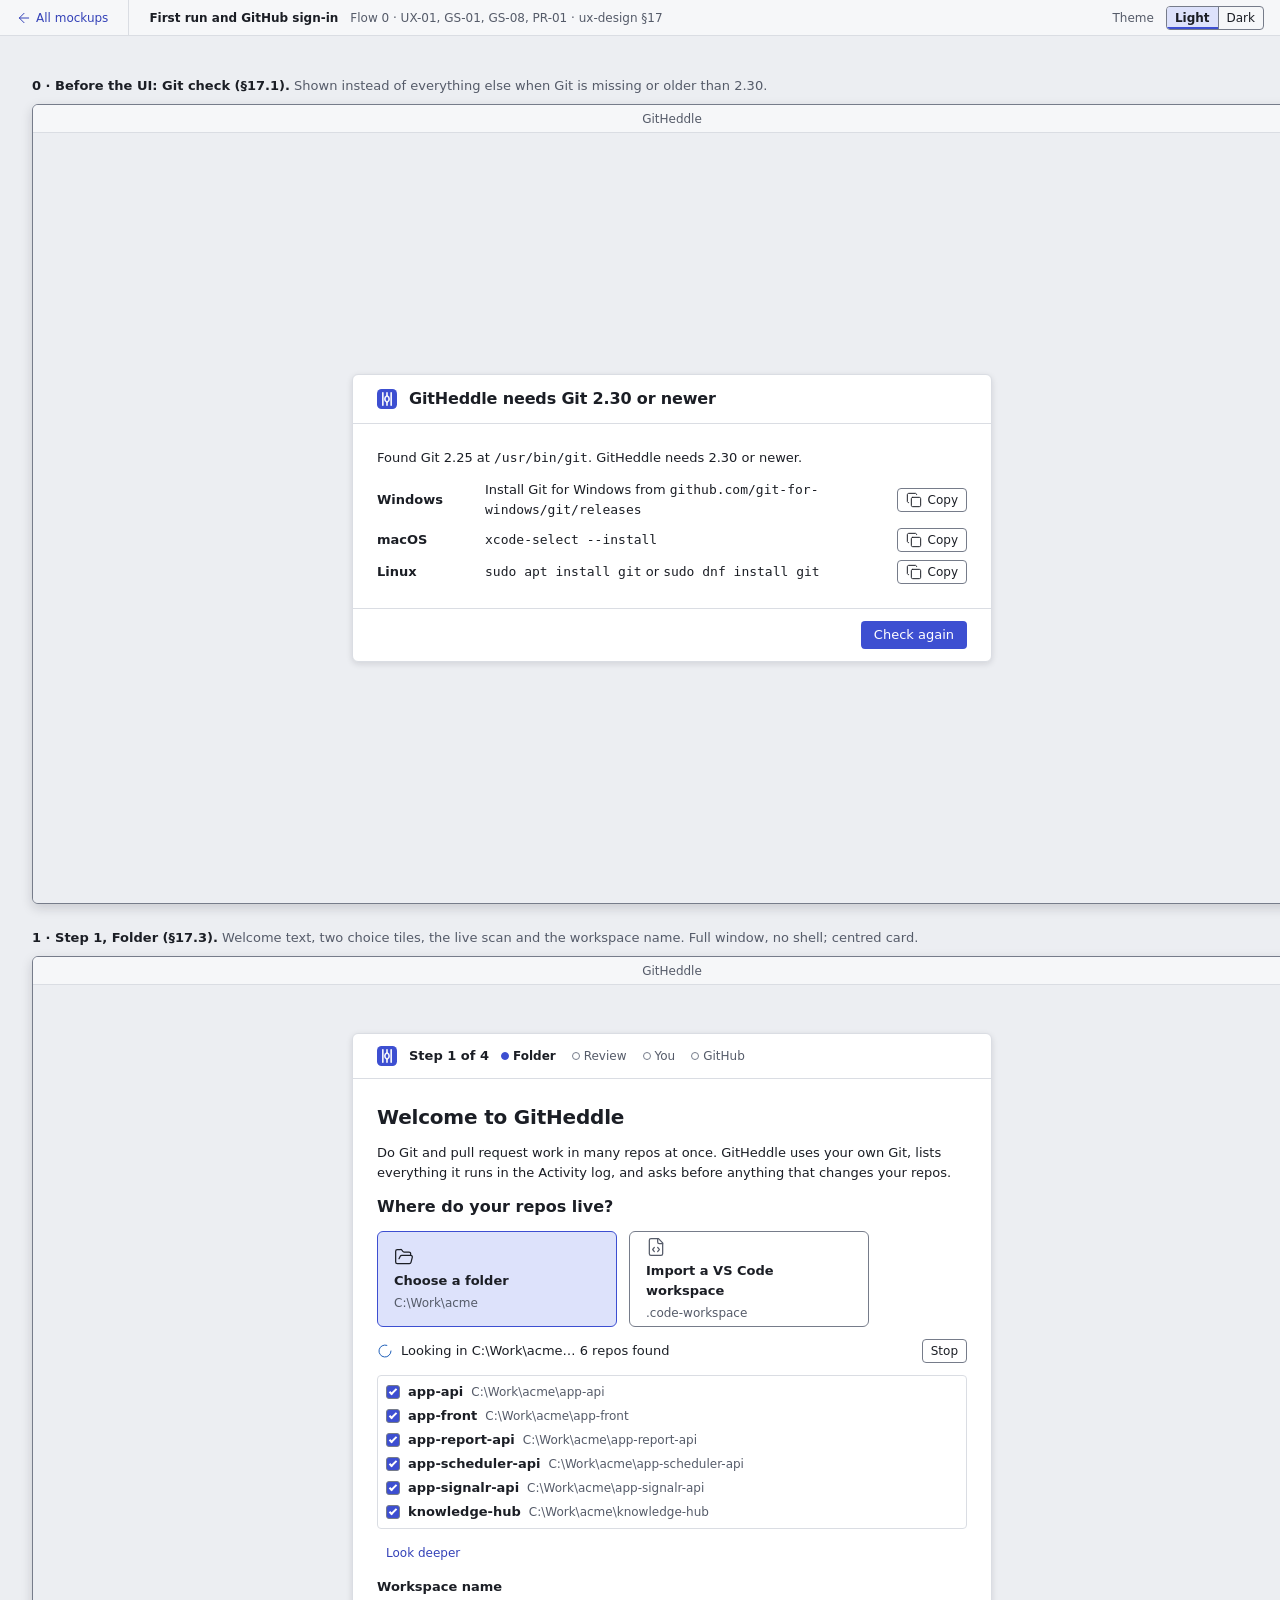
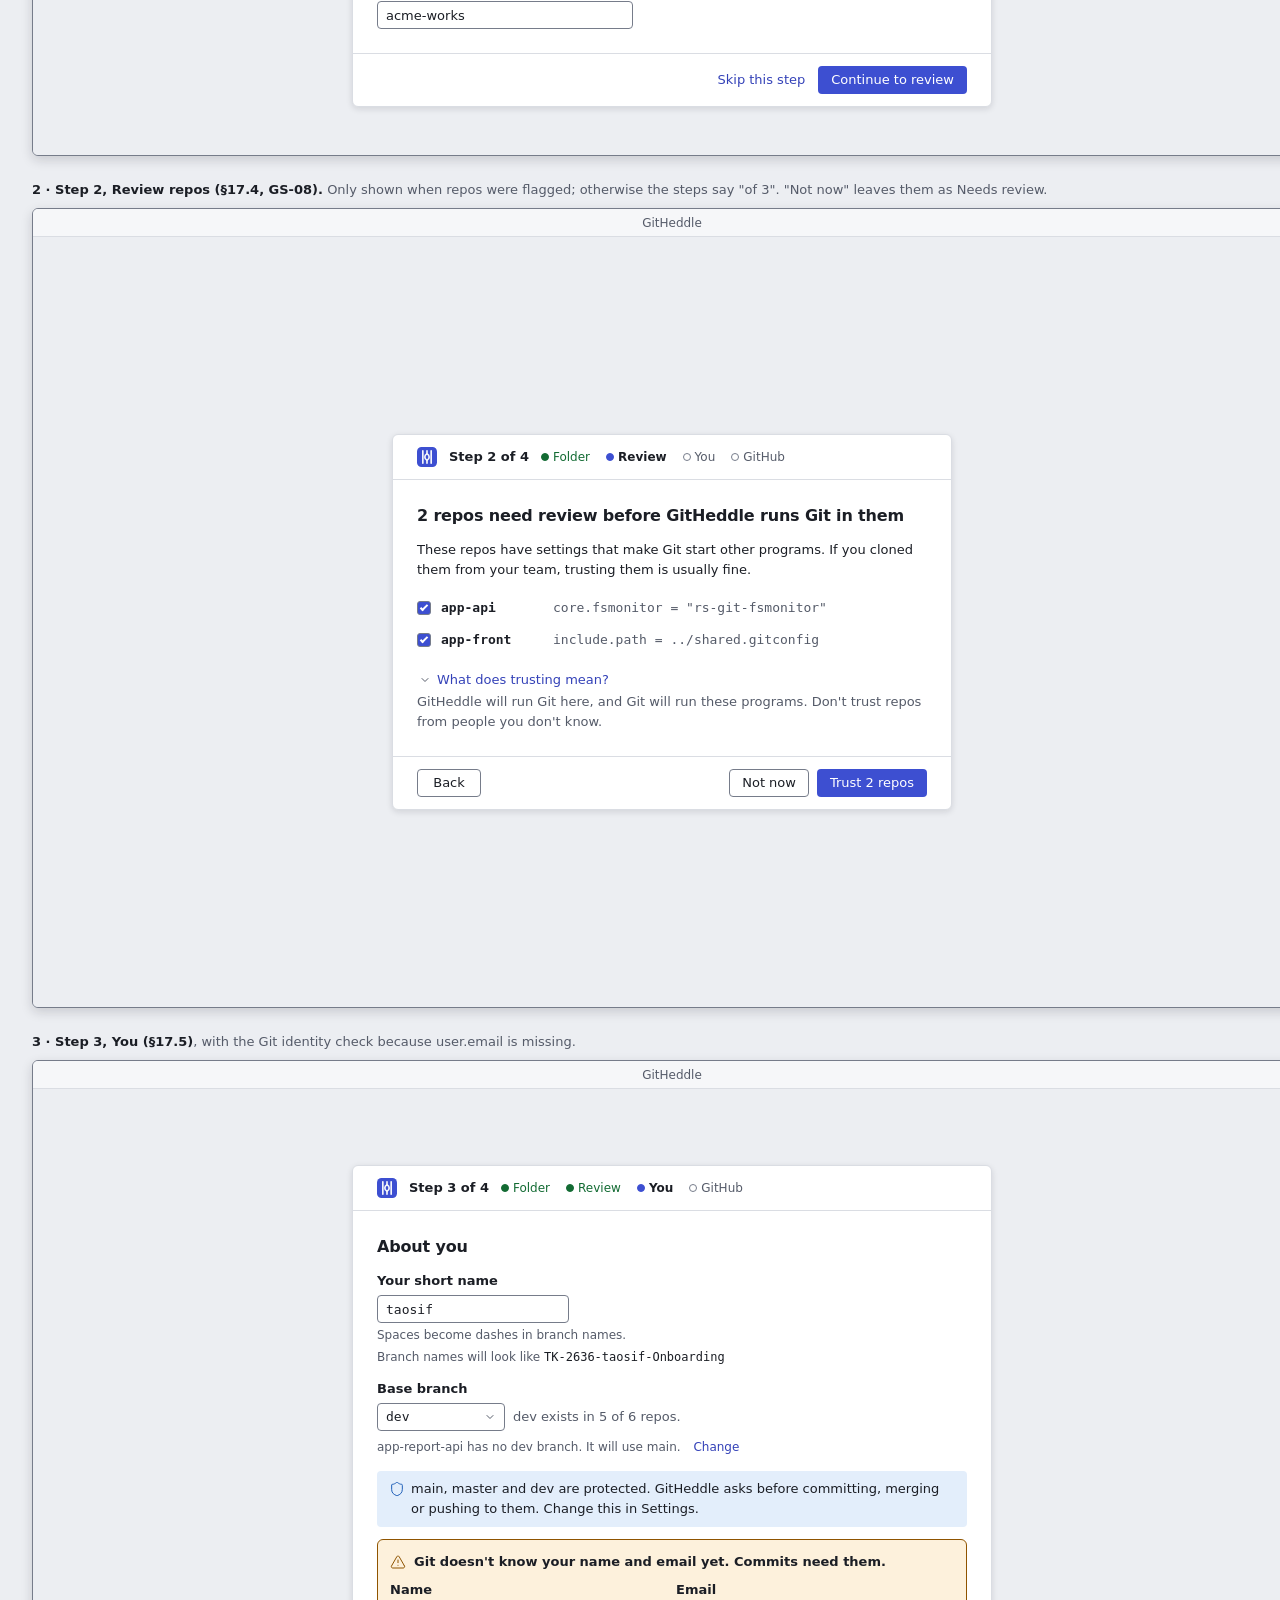
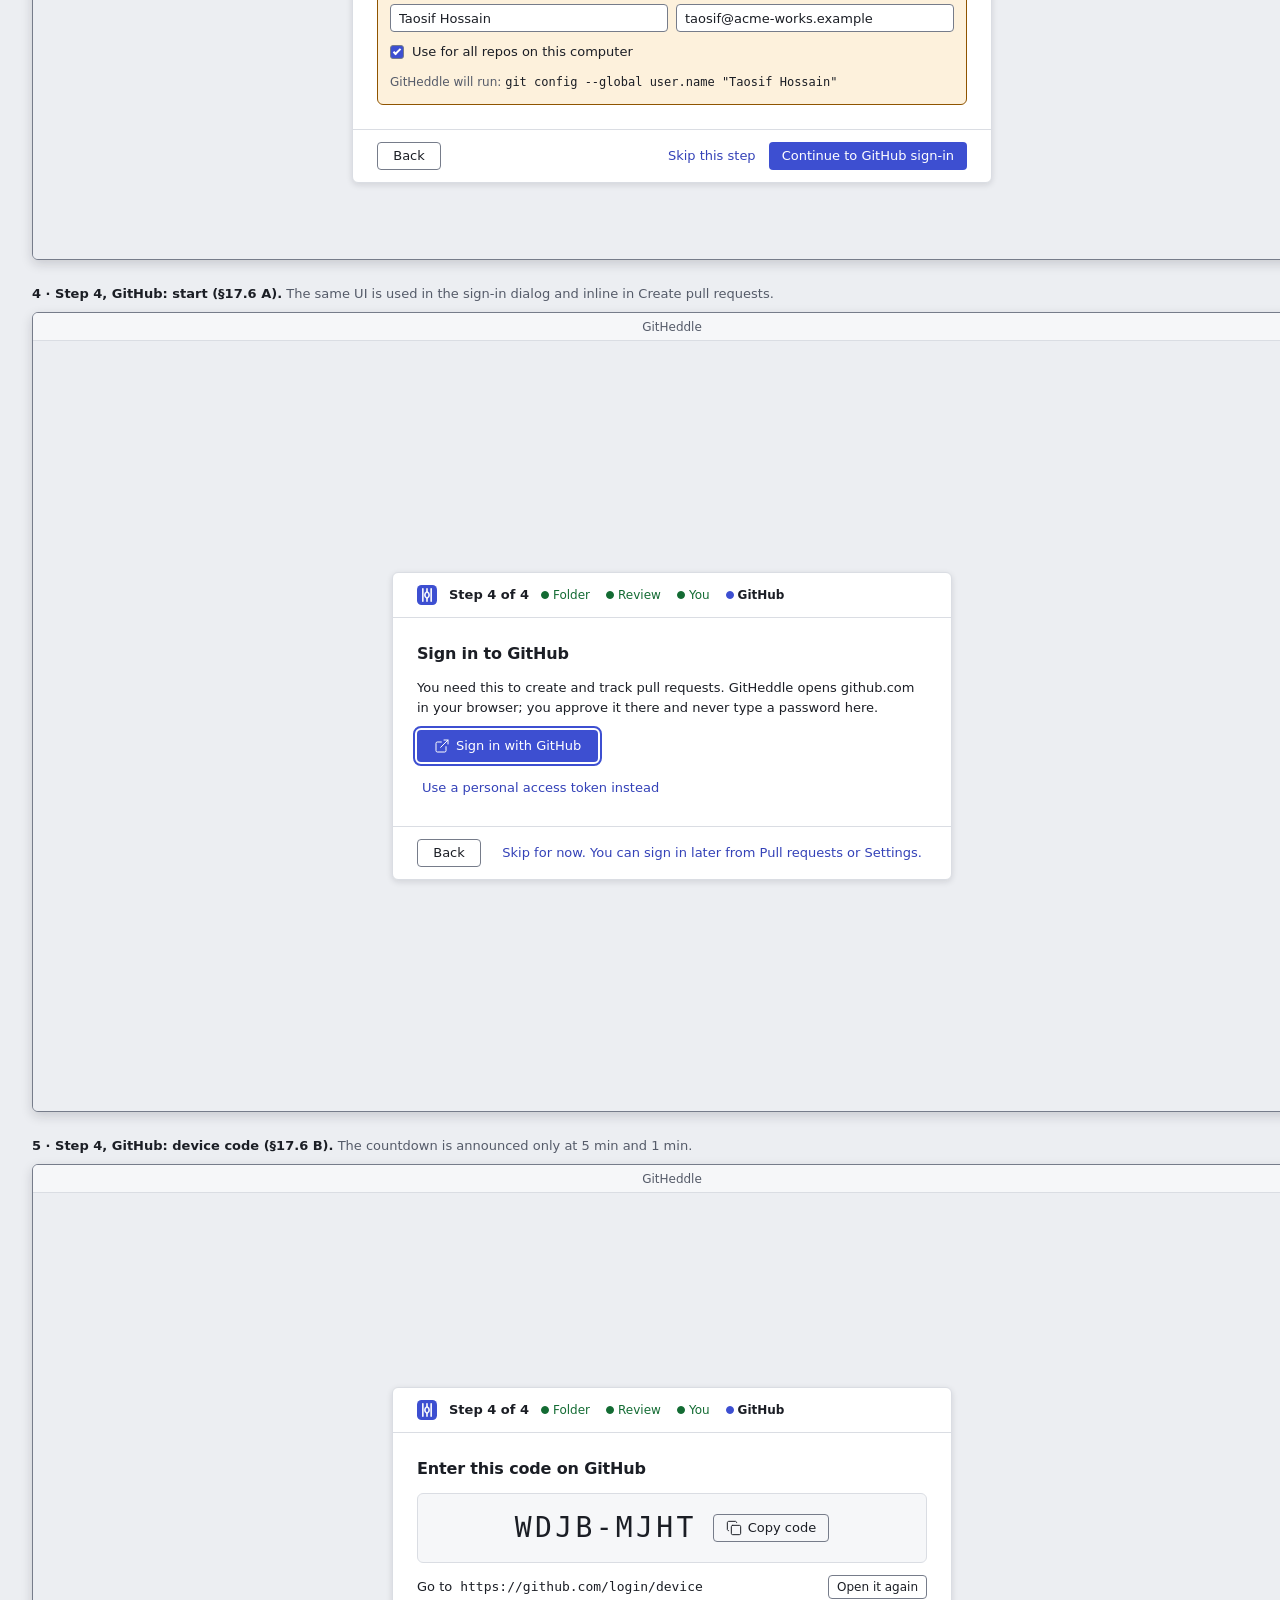
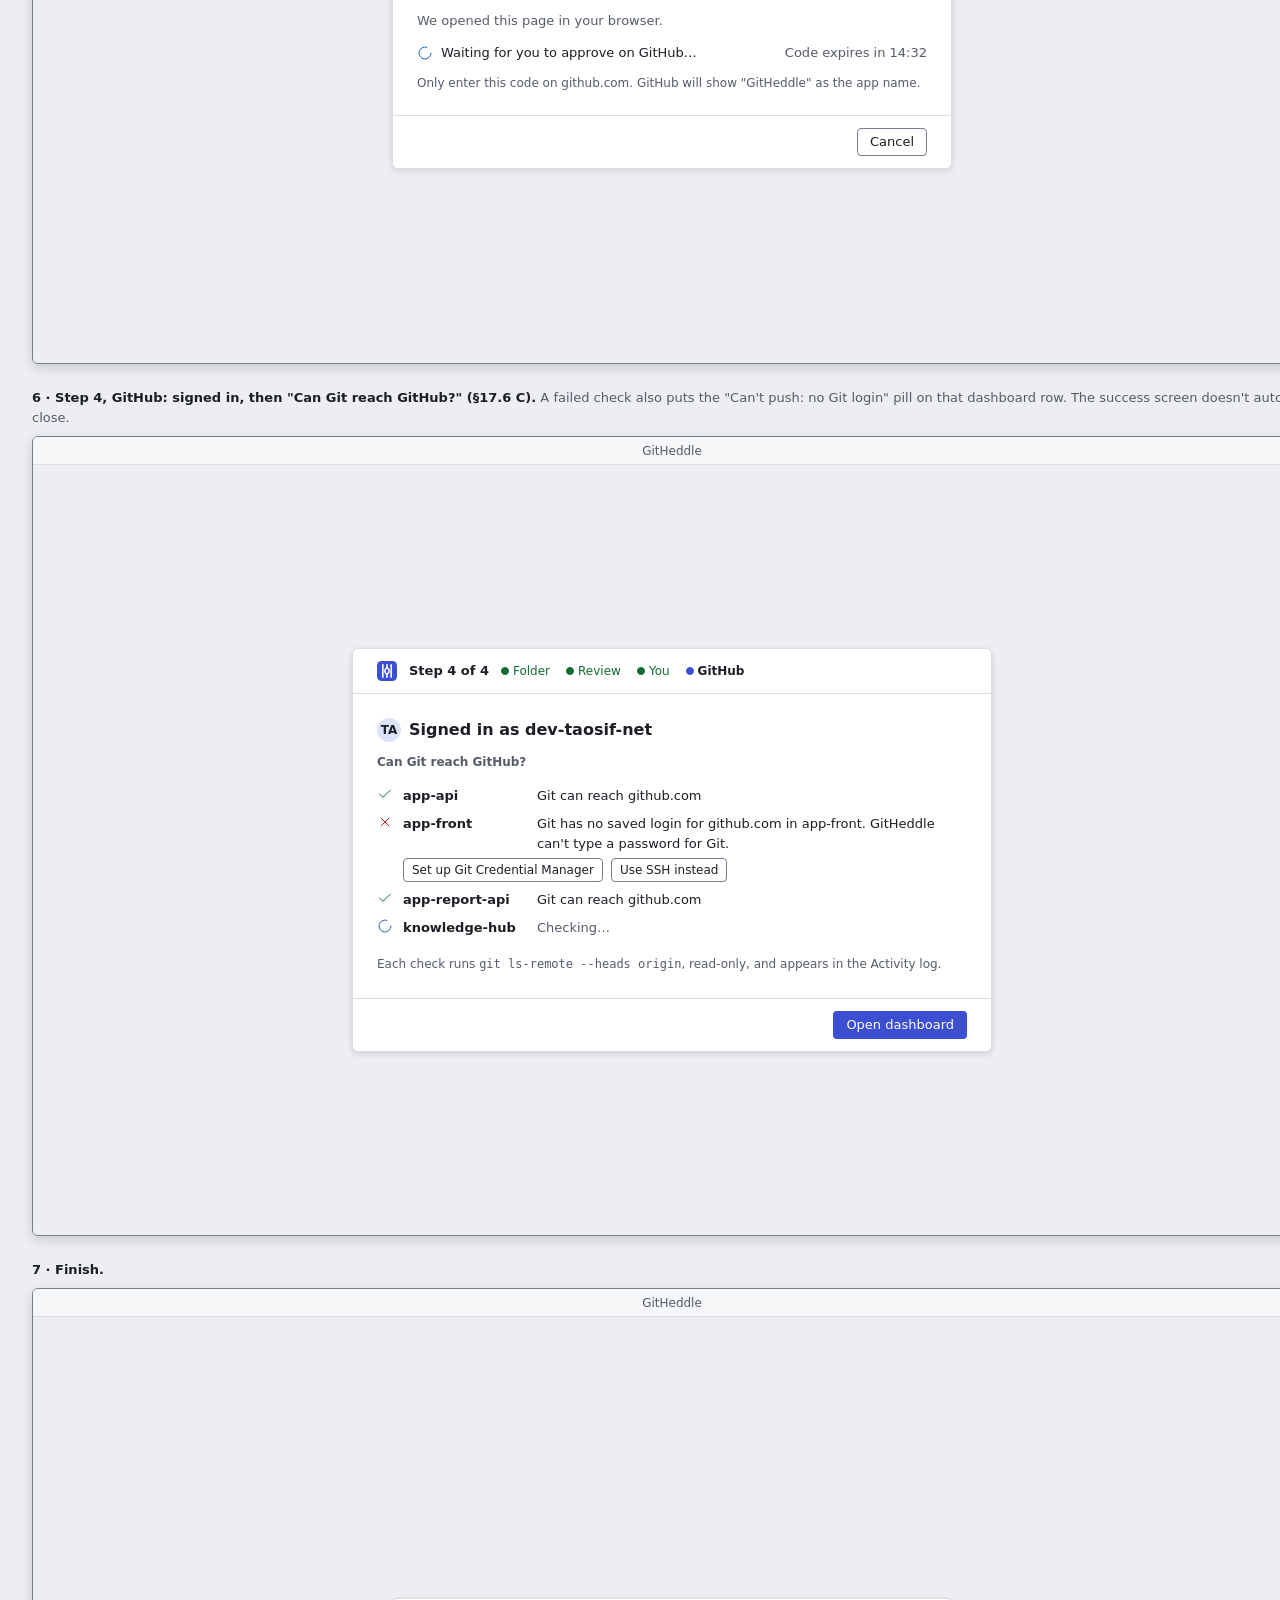
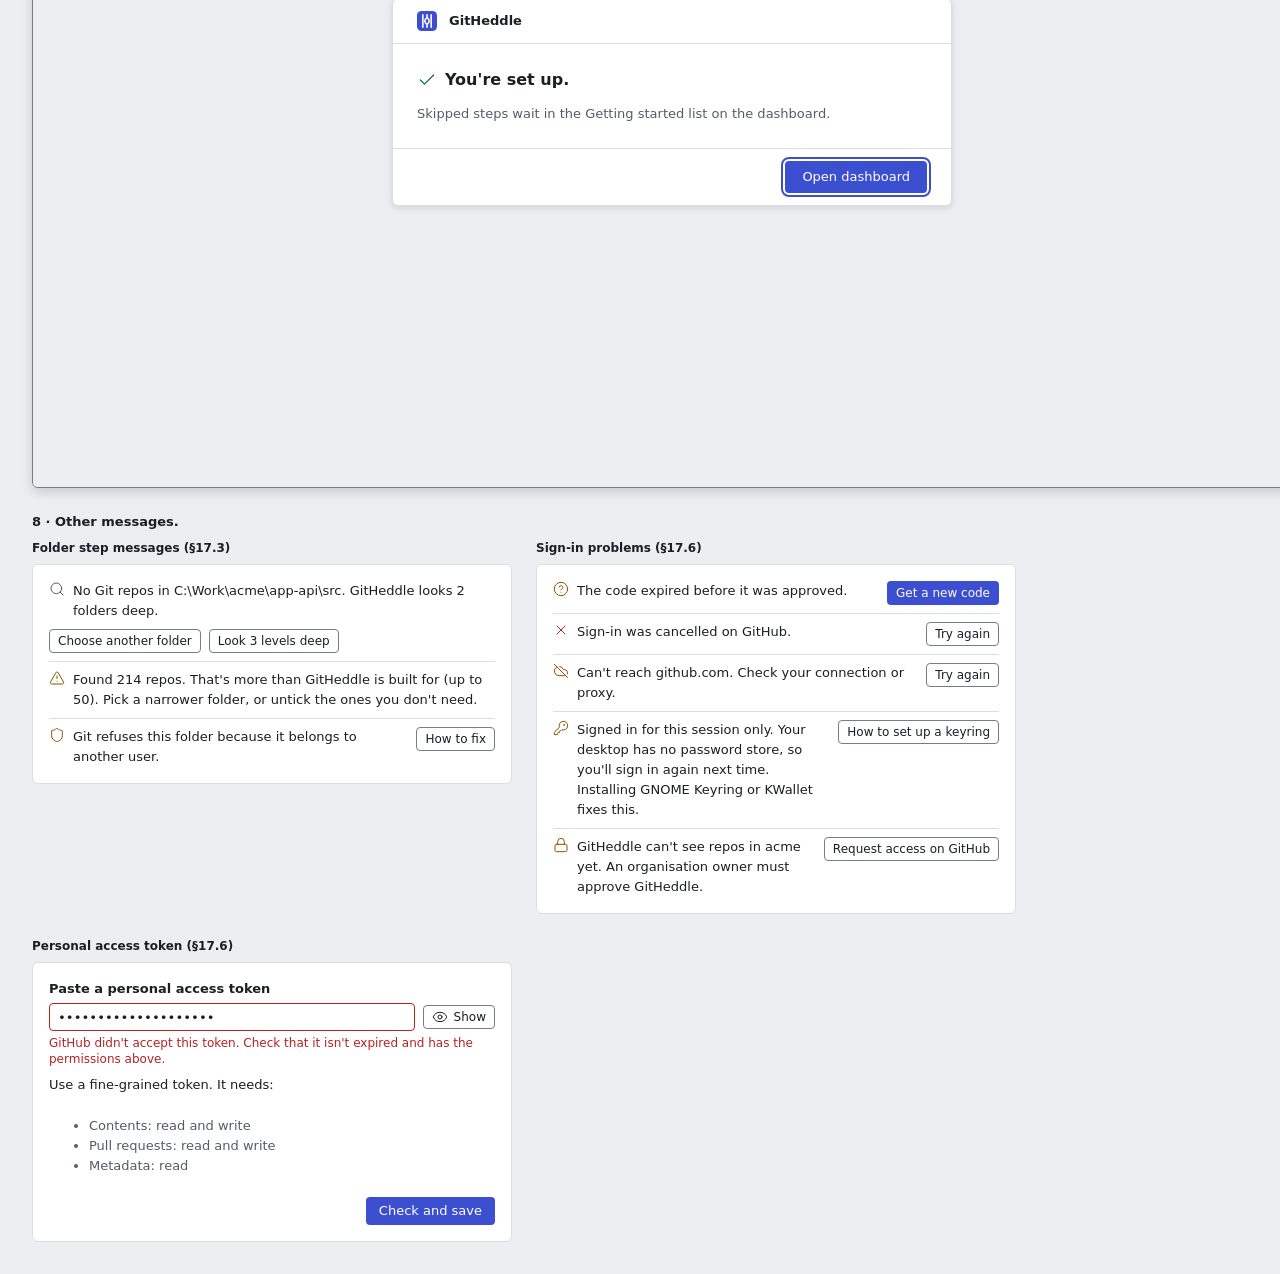
<file: docs/design/mockups/first-run.html>
<!DOCTYPE html>
<html lang="en" data-theme="light">
<head>
<meta charset="utf-8">
<meta name="viewport" content="width=device-width, initial-scale=1">
<title>First run and GitHub sign-in · GitHeddle mockup</title>
<link rel="stylesheet" href="tokens.css">
<style>
/* Page helpers shared by this set of mockups. Every colour is a token. */
.mock-frame { display: flex; flex-direction: column; gap: var(--gh-space-4); }
.gh-mock-bar a { display: inline-flex; align-items: center; gap: var(--gh-space-2); }
.gh-segmented > button { border-top: 0; border-bottom: 0; border-left: 0; font: inherit; font-size: var(--gh-text-caption-size); cursor: default; }
.gh-mock-window .gh-scrim { top: 1.75rem; padding-top: var(--gh-space-8); }
.gh-mock-window .gh-dialog { max-height: calc(100% - 4rem); }
.tone-warning { color: var(--gh-warning); }
.tone-danger { color: var(--gh-danger); }
.tone-success { color: var(--gh-success); }
.tone-info { color: var(--gh-info); }
.tone-link { color: var(--gh-text-link); }
.tone-primary { color: var(--gh-text-primary); }
.tone-conflict { color: var(--gh-status-conflicted); }
.nav-list, .plain-list { list-style: none; margin: 0; padding: 0; }
.disc { background: none; border: 0; padding: 0; font: inherit; color: inherit; display: inline-flex; align-items: center; gap: var(--gh-space-2); cursor: default; }
details > summary { list-style: none; cursor: default; }
details > summary::-webkit-details-marker { display: none; }
details[open] > summary .gh-twisty .gh-icon { transform: rotate(90deg); }
.contents { display: contents; }
.scroll { flex: 1; min-height: 0; overflow: auto; }
.gh-jobchip { border: 0; background: transparent; font: inherit; font-size: var(--gh-text-caption-size); }
.account { border: 0; font-family: inherit; cursor: default; }
.account--out { background: transparent; border: 1px solid var(--gh-border-strong); }
.topbar-search { display: inline-flex; align-items: center; gap: var(--gh-space-3); flex: 0 1 12.5rem; min-width: 7.5rem; height: var(--gh-control-md); padding: 0 var(--gh-space-3) 0 var(--gh-space-4); background: var(--gh-surface-sunken); border: 1px solid var(--gh-border-strong); border-radius: var(--gh-radius-md); color: var(--gh-text-secondary); font: inherit; cursor: text; overflow: hidden; }
.topbar-search > span { flex: 1; text-align: left; overflow: hidden; text-overflow: ellipsis; white-space: nowrap; }
.task-chip code { color: var(--gh-text-primary); }
.task-chip__title { max-width: 10rem; color: var(--gh-text-primary); }
.target-picker.is-flash { background: var(--gh-info-soft); }
.nav-item-trail { margin-left: auto; display: inline-flex; align-items: center; gap: var(--gh-space-3); }
.gh-nav-item .nav-item-trail .gh-count { margin-left: 0; }
.gh-nav-item .gh-truncate { flex: 1; }
.gh-nav-item code { font-size: var(--gh-text-caption-size); }
.sidebar-sep { margin: var(--gh-space-3) 0 0; }
.screen-header-title { display: flex; align-items: baseline; gap: var(--gh-space-4); min-width: 0; }
.cell { display: flex; align-items: center; gap: var(--gh-space-3); min-width: 0; }
.cell > .gh-truncate { flex: 1; }
.cell .gh-row__actions { margin-left: auto; }
.gh-table td.is-num, .gh-table th.is-num { text-align: right; }
.table-wrap { flex: 1; min-height: 0; overflow: auto; }
.section-head { display: flex; align-items: center; gap: var(--gh-space-4); padding: var(--gh-space-5) var(--gh-space-6) var(--gh-space-3); }
.gs-line { display: flex; align-items: center; gap: var(--gh-space-4); min-height: 2.25rem; margin: var(--gh-space-4) var(--gh-space-6); padding: 0 var(--gh-space-3) 0 var(--gh-space-5); background: var(--gh-surface-raised); border: 1px solid var(--gh-border-subtle); border-radius: var(--gh-radius-lg); flex: none; }
.next-step { display: flex; align-items: center; gap: var(--gh-space-5); padding: var(--gh-space-5); background: var(--gh-info-soft); border-radius: var(--gh-radius-lg); }
.next-step > .gh-icon { color: var(--gh-info); }
.next-step p { flex: 1; }
.dp-section { display: flex; flex-direction: column; gap: var(--gh-space-2); }
.dp-section > summary { display: flex; align-items: center; gap: var(--gh-space-2); height: var(--gh-row-height); }
.dp-kv { display: grid; grid-template-columns: 4.5rem 1fr auto; align-items: center; column-gap: var(--gh-space-4); min-height: var(--gh-row-height); }
.dp-line { display: flex; align-items: center; gap: var(--gh-space-4); min-height: var(--gh-row-height); min-width: 0; }
.dp-line > .gh-truncate { flex: 1; }
.merge-card { padding: var(--gh-space-5); background: var(--gh-merge-unresolved); border: 1px solid var(--gh-border-subtle); box-shadow: inset var(--gh-edge-width) 0 0 var(--gh-merge-unresolved-edge); border-radius: var(--gh-radius-lg); display: grid; gap: var(--gh-space-3); }
.menu-pos { position: absolute; z-index: 20; }
.sheet-card { display: flex; flex-direction: column; gap: var(--gh-space-4); }
.sheet-card > h2 { color: var(--gh-text-primary); }
.choice-tag { font-size: var(--gh-text-caption-size); color: var(--gh-success); font-weight: 600; }

.fr { flex: 1; min-height: 0; display: flex; align-items: center; justify-content: center; background: var(--gh-surface-base); overflow: auto; padding: var(--gh-space-7); }
.fr-card { width: min(35rem, 90vw); background: var(--gh-surface-overlay); border: 1px solid var(--gh-border-subtle); border-radius: var(--gh-radius-lg); box-shadow: var(--gh-elevation-1); display: flex; flex-direction: column; }
.fr-card--wide { width: min(40rem, 90vw); }
.fr-head { display: flex; align-items: center; gap: var(--gh-space-5); padding: var(--gh-space-5) var(--gh-space-7); border-bottom: 1px solid var(--gh-border-subtle); }
.fr-body { padding: var(--gh-space-7); display: flex; flex-direction: column; gap: var(--gh-space-5); }
.fr-foot { display: flex; align-items: center; gap: var(--gh-space-4); padding: var(--gh-space-5) var(--gh-space-7); border-top: 1px solid var(--gh-border-subtle); }
.gh-steps { list-style: none; margin: 0; padding: 0; align-items: center; }
.gh-steps > li { display: inline-flex; align-items: center; gap: var(--gh-space-2); }
.step-dot { width: 8px; height: 8px; border-radius: 50%; border: 1px solid var(--gh-border-strong); }
.gh-steps > .is-current .step-dot { background: var(--gh-accent-indicator); border-color: var(--gh-accent-indicator); }
.gh-steps > .is-done .step-dot { background: var(--gh-success); border-color: var(--gh-success); }
.tiles { display: flex; gap: var(--gh-space-5); }
.tile { width: 15rem; height: 6rem; display: flex; flex-direction: column; align-items: flex-start; justify-content: center; gap: var(--gh-space-2); padding: 0 var(--gh-space-6); border: 1px solid var(--gh-border-strong); border-radius: var(--gh-radius-lg); background: var(--gh-surface-sunken); font: inherit; color: var(--gh-text-primary); text-align: left; cursor: default; }
.tile:hover { background: var(--gh-surface-hover); }
.tile.is-selected { border-color: var(--gh-accent-indicator); background: var(--gh-surface-selected); }
.scan-list { max-height: 12.5rem; overflow: auto; border: 1px solid var(--gh-border-subtle); border-radius: var(--gh-radius-md); background: var(--gh-surface-sunken); padding: var(--gh-space-2) 0; }
.scan-list .gh-row { gap: var(--gh-space-4); }
.trust-row { display: grid; grid-template-columns: 1.5rem 7rem 1fr; align-items: center; min-height: 2rem; }
.lead { font-size: var(--gh-text-screen-title-size); line-height: var(--gh-text-screen-title-lh); font-weight: 600; }
.welcome { font-size: 1.25rem; line-height: 1.75rem; font-weight: 600; letter-spacing: -0.01em; }
.info-line { display: flex; gap: var(--gh-space-3); align-items: flex-start; padding: var(--gh-space-4) var(--gh-space-5); background: var(--gh-info-soft); border-radius: var(--gh-radius-md); }
.info-line > .gh-icon { color: var(--gh-info); margin-top: var(--gh-space-1); }
.warn-box { padding: var(--gh-space-5); background: var(--gh-warning-soft); border: 1px solid var(--gh-warning); border-radius: var(--gh-radius-lg); display: grid; gap: var(--gh-space-4); }
.two { display: grid; grid-template-columns: 1fr 1fr; gap: var(--gh-space-4); }
.device-code { font-family: var(--gh-font-mono); font-size: 1.75rem; line-height: 2.25rem; letter-spacing: 0.12em; user-select: all; }
.code-box { display: flex; align-items: center; justify-content: center; gap: var(--gh-space-6); padding: var(--gh-space-6); background: var(--gh-surface-raised); border: 1px solid var(--gh-border-subtle); border-radius: var(--gh-radius-lg); }
.reach-row { display: grid; grid-template-columns: 1.25rem 8rem 1fr; align-items: start; column-gap: var(--gh-space-3); padding: var(--gh-space-2) 0; }
.reach-row .acts { grid-column: 2 / -1; display: flex; gap: var(--gh-space-4); margin-top: var(--gh-space-2); }
.blocker { width: 40rem; }
.os-steps { display: grid; grid-template-columns: 6rem 1fr auto; align-items: center; row-gap: var(--gh-space-4); column-gap: var(--gh-space-5); }
.case-card { width: 30rem; background: var(--gh-surface-overlay); border: 1px solid var(--gh-border-subtle); border-radius: var(--gh-radius-lg); padding: var(--gh-space-6); display: grid; gap: var(--gh-space-4); }
.case-row { display: flex; gap: var(--gh-space-4); align-items: flex-start; }
.case-row p { flex: 1; }
</style>
</head>
<body>
<svg width="0" height="0" style="position:absolute" aria-hidden="true" focusable="false"><defs>
<symbol id="i-folder-git-2" viewBox="0 0 24 24"><path d="M9 20H4a2 2 0 0 1-2-2V5a2 2 0 0 1 2-2h3.9a2 2 0 0 1 1.69.9l.81 1.2a2 2 0 0 0 1.67.9H20a2 2 0 0 1 2 2v5"/><circle cx="13" cy="12" r="2"/><path d="M18 19c-2.8 0-5-2.2-5-5v8"/><circle cx="20" cy="19" r="2"/></symbol>
<symbol id="i-file-diff" viewBox="0 0 24 24"><path d="M15 2H6a2 2 0 0 0-2 2v16a2 2 0 0 0 2 2h12a2 2 0 0 0 2-2V7Z"/><path d="M9 10h6"/><path d="M12 13V7"/><path d="M9 17h6"/></symbol>
<symbol id="i-git-pull-request" viewBox="0 0 24 24"><circle cx="18" cy="18" r="3"/><circle cx="6" cy="6" r="3"/><path d="M13 6h3a2 2 0 0 1 2 2v7"/><line x1="6" x2="6" y1="9" y2="21"/></symbol>
<symbol id="i-git-pull-request-draft" viewBox="0 0 24 24"><circle cx="18" cy="18" r="3"/><circle cx="6" cy="6" r="3"/><path d="M18 6V5"/><path d="M18 11v-1"/><line x1="6" x2="6" y1="9" y2="21"/></symbol>
<symbol id="i-git-compare" viewBox="0 0 24 24"><circle cx="18" cy="18" r="3"/><circle cx="6" cy="6" r="3"/><path d="M13 6h3a2 2 0 0 1 2 2v7"/><path d="M11 18H8a2 2 0 0 1-2-2V9"/></symbol>
<symbol id="i-workflow" viewBox="0 0 24 24"><rect width="8" height="8" x="3" y="3" rx="2"/><path d="M7 11v4a2 2 0 0 0 2 2h4"/><rect width="8" height="8" x="13" y="13" rx="2"/></symbol>
<symbol id="i-ticket" viewBox="0 0 24 24"><path d="M2 9a3 3 0 0 1 0 6v2a2 2 0 0 0 2 2h16a2 2 0 0 0 2-2v-2a3 3 0 0 1 0-6V7a2 2 0 0 0-2-2H4a2 2 0 0 0-2 2Z"/><path d="M13 5v2"/><path d="M13 17v2"/><path d="M13 11v2"/></symbol>
<symbol id="i-scroll-text" viewBox="0 0 24 24"><path d="M15 12h-5"/><path d="M15 8h-5"/><path d="M19 17V5a2 2 0 0 0-2-2H4"/><path d="M8 21h12a2 2 0 0 0 2-2v-1a1 1 0 0 0-1-1H11a1 1 0 0 0-1 1v1a2 2 0 1 1-4 0V5a2 2 0 1 0-4 0v2a1 1 0 0 0 1 1h3"/></symbol>
<symbol id="i-settings" viewBox="0 0 24 24"><path d="M12.22 2h-.44a2 2 0 0 0-2 2v.18a2 2 0 0 1-1 1.73l-.43.25a2 2 0 0 1-2 0l-.15-.08a2 2 0 0 0-2.73.73l-.22.38a2 2 0 0 0 .73 2.73l.15.1a2 2 0 0 1 1 1.72v.51a2 2 0 0 1-1 1.74l-.15.09a2 2 0 0 0-.73 2.73l.22.38a2 2 0 0 0 2.73.73l.15-.08a2 2 0 0 1 2 0l.43.25a2 2 0 0 1 1 1.73V20a2 2 0 0 0 2 2h.44a2 2 0 0 0 2-2v-.18a2 2 0 0 1 1-1.73l.43-.25a2 2 0 0 1 2 0l.15.08a2 2 0 0 0 2.73-.73l.22-.39a2 2 0 0 0-.73-2.73l-.15-.08a2 2 0 0 1-1-1.74v-.5a2 2 0 0 1 1-1.74l.15-.09a2 2 0 0 0 .73-2.73l-.22-.38a2 2 0 0 0-2.73-.73l-.15.08a2 2 0 0 1-2 0l-.43-.25a2 2 0 0 1-1-1.73V4a2 2 0 0 0-2-2z"/><circle cx="12" cy="12" r="3"/></symbol>
<symbol id="i-cloud-download" viewBox="0 0 24 24"><path d="M12 13v8l-4-4"/><path d="m12 21 4-4"/><path d="M4.393 15.269A7 7 0 1 1 15.71 8h1.79a4.5 4.5 0 0 1 2.436 8.284"/></symbol>
<symbol id="i-arrow-down-to-line" viewBox="0 0 24 24"><path d="M12 17V3"/><path d="m6 11 6 6 6-6"/><path d="M19 21H5"/></symbol>
<symbol id="i-arrow-up-from-line" viewBox="0 0 24 24"><path d="m18 9-6-6-6 6"/><path d="M12 3v14"/><path d="M5 21h14"/></symbol>
<symbol id="i-git-commit-horizontal" viewBox="0 0 24 24"><circle cx="12" cy="12" r="3"/><line x1="3" x2="9" y1="12" y2="12"/><line x1="15" x2="21" y1="12" y2="12"/></symbol>
<symbol id="i-git-branch" viewBox="0 0 24 24"><line x1="6" x2="6" y1="3" y2="15"/><circle cx="18" cy="6" r="3"/><circle cx="6" cy="18" r="3"/><path d="M18 9a9 9 0 0 1-9 9"/></symbol>
<symbol id="i-git-merge" viewBox="0 0 24 24"><circle cx="18" cy="18" r="3"/><circle cx="6" cy="6" r="3"/><path d="M6 21V9a9 9 0 0 0 9 9"/></symbol>
<symbol id="i-archive" viewBox="0 0 24 24"><rect width="20" height="5" x="2" y="3" rx="1"/><path d="M4 8v11a2 2 0 0 0 2 2h12a2 2 0 0 0 2-2V8"/><path d="M10 12h4"/></symbol>
<symbol id="i-play" viewBox="0 0 24 24"><polygon points="6 3 20 12 6 21 6 3"/></symbol>
<symbol id="i-refresh-cw" viewBox="0 0 24 24"><path d="M3 12a9 9 0 0 1 9-9 9.75 9.75 0 0 1 6.74 2.74L21 8"/><path d="M21 3v5h-5"/><path d="M21 12a9 9 0 0 1-9 9 9.75 9.75 0 0 1-6.74-2.74L3 16"/><path d="M8 16H3v5"/></symbol>
<symbol id="i-plus" viewBox="0 0 24 24"><path d="M5 12h14"/><path d="M12 5v14"/></symbol>
<symbol id="i-minus" viewBox="0 0 24 24"><path d="M5 12h14"/></symbol>
<symbol id="i-undo-2" viewBox="0 0 24 24"><path d="M9 14 4 9l5-5"/><path d="M4 9h10.5a5.5 5.5 0 0 1 5.5 5.5a5.5 5.5 0 0 1-5.5 5.5H11"/></symbol>
<symbol id="i-square-pen" viewBox="0 0 24 24"><path d="M12 3H5a2 2 0 0 0-2 2v14a2 2 0 0 0 2 2h14a2 2 0 0 0 2-2v-7"/><path d="M18.375 2.625a1 1 0 0 1 3 3l-9.013 9.014a2 2 0 0 1-.853.505l-2.873.84a.5.5 0 0 1-.62-.62l.84-2.873a2 2 0 0 1 .506-.852z"/></symbol>
<symbol id="i-square-terminal" viewBox="0 0 24 24"><path d="m7 11 2-2-2-2"/><path d="M11 13h4"/><rect width="18" height="18" x="3" y="3" rx="2" ry="2"/></symbol>
<symbol id="i-folder-open" viewBox="0 0 24 24"><path d="m6 14 1.5-2.9A2 2 0 0 1 9.24 10H20a2 2 0 0 1 1.94 2.5l-1.54 6a2 2 0 0 1-1.95 1.5H4a2 2 0 0 1-2-2V5a2 2 0 0 1 2-2h3.9a2 2 0 0 1 1.69.9l.81 1.2a2 2 0 0 0 1.67.9H18a2 2 0 0 1 2 2v2"/></symbol>
<symbol id="i-folder" viewBox="0 0 24 24"><path d="M20 20a2 2 0 0 0 2-2V8a2 2 0 0 0-2-2h-7.9a2 2 0 0 1-1.69-.9L9.6 3.9A2 2 0 0 0 7.93 3H4a2 2 0 0 0-2 2v13a2 2 0 0 0 2 2Z"/></symbol>
<symbol id="i-file-code" viewBox="0 0 24 24"><path d="M10 12.5 8 15l2 2.5"/><path d="m14 12.5 2 2.5-2 2.5"/><path d="M14 2v4a2 2 0 0 0 2 2h4"/><path d="M15 2H6a2 2 0 0 0-2 2v16a2 2 0 0 0 2 2h12a2 2 0 0 0 2-2V7z"/></symbol>
<symbol id="i-external-link" viewBox="0 0 24 24"><path d="M15 3h6v6"/><path d="M10 14 21 3"/><path d="M18 13v6a2 2 0 0 1-2 2H5a2 2 0 0 1-2-2V8a2 2 0 0 1 2-2h6"/></symbol>
<symbol id="i-shield" viewBox="0 0 24 24"><path d="M20 13c0 5-3.5 7.5-7.66 8.95a1 1 0 0 1-.67-.01C7.5 20.5 4 18 4 13V6a1 1 0 0 1 1-1c2 0 4.5-1.2 6.24-2.72a1.17 1.17 0 0 1 1.52 0C14.51 3.81 17 5 19 5a1 1 0 0 1 1 1z"/></symbol>
<symbol id="i-shield-question" viewBox="0 0 24 24"><path d="M20 13c0 5-3.5 7.5-7.66 8.95a1 1 0 0 1-.67-.01C7.5 20.5 4 18 4 13V6a1 1 0 0 1 1-1c2 0 4.5-1.2 6.24-2.72a1.17 1.17 0 0 1 1.52 0C14.51 3.81 17 5 19 5a1 1 0 0 1 1 1z"/><path d="M9.1 9a3 3 0 0 1 5.82 1c0 2-3 3-3 3"/><path d="M12 17h.01"/></symbol>
<symbol id="i-triangle-alert" viewBox="0 0 24 24"><path d="m21.73 18-8-14a2 2 0 0 0-3.48 0l-8 14A2 2 0 0 0 4 21h16a2 2 0 0 0 1.73-3"/><path d="M12 9v4"/><path d="M12 17h.01"/></symbol>
<symbol id="i-search" viewBox="0 0 24 24"><circle cx="11" cy="11" r="8"/><path d="m21 21-4.3-4.3"/></symbol>
<symbol id="i-chevron-right" viewBox="0 0 24 24"><path d="m9 18 6-6-6-6"/></symbol>
<symbol id="i-chevron-left" viewBox="0 0 24 24"><path d="m15 18-6-6 6-6"/></symbol>
<symbol id="i-chevron-down" viewBox="0 0 24 24"><path d="m6 9 6 6 6-6"/></symbol>
<symbol id="i-arrow-left" viewBox="0 0 24 24"><path d="m12 19-7-7 7-7"/><path d="M19 12H5"/></symbol>
<symbol id="i-arrow-right" viewBox="0 0 24 24"><path d="M5 12h14"/><path d="m12 5 7 7-7 7"/></symbol>
<symbol id="i-unlink" viewBox="0 0 24 24"><path d="m18.84 12.25 1.72-1.71h-.02a5.004 5.004 0 0 0-.12-7.07 5.006 5.006 0 0 0-6.95 0l-1.72 1.71"/><path d="m5.17 11.75-1.71 1.71a5.004 5.004 0 0 0 .12 7.07 5.006 5.006 0 0 0 6.95 0l1.71-1.71"/><line x1="8" x2="8" y1="2" y2="5"/><line x1="2" x2="5" y1="8" y2="8"/><line x1="16" x2="16" y1="19" y2="22"/><line x1="19" x2="22" y1="16" y2="16"/></symbol>
<symbol id="i-split" viewBox="0 0 24 24"><path d="M16 3h5v5"/><path d="M8 3H3v5"/><path d="M12 22v-8.3a4 4 0 0 0-1.172-2.872L3 3"/><path d="m15 9 6-6"/></symbol>
<symbol id="i-cloud-off" viewBox="0 0 24 24"><path d="m2 2 20 20"/><path d="M5.782 5.782A7 7 0 0 0 9 19h8.5a4.5 4.5 0 0 0 1.307-.193"/><path d="M21.532 16.5A4.5 4.5 0 0 0 17.5 10h-1.79A7.008 7.008 0 0 0 10 5.07"/></symbol>
<symbol id="i-circle-help" viewBox="0 0 24 24"><circle cx="12" cy="12" r="10"/><path d="M9.09 9a3 3 0 0 1 5.83 1c0 2-3 3-3 3"/><path d="M12 17h.01"/></symbol>
<symbol id="i-check" viewBox="0 0 24 24"><path d="M20 6 9 17l-5-5"/></symbol>
<symbol id="i-x" viewBox="0 0 24 24"><path d="M18 6 6 18"/><path d="m6 6 12 12"/></symbol>
<symbol id="i-pause" viewBox="0 0 24 24"><rect x="14" y="4" width="4" height="16" rx="1"/><rect x="6" y="4" width="4" height="16" rx="1"/></symbol>
<symbol id="i-circle" viewBox="0 0 24 24"><circle cx="12" cy="12" r="10"/></symbol>
<symbol id="i-circle-dot" viewBox="0 0 24 24"><circle cx="12" cy="12" r="10"/><circle cx="12" cy="12" r="1"/></symbol>
<symbol id="i-loader-circle" viewBox="0 0 24 24"><path d="M21 12a9 9 0 1 1-6.219-8.56"/></symbol>
<symbol id="i-history" viewBox="0 0 24 24"><path d="M3 12a9 9 0 1 0 9-9 9.75 9.75 0 0 0-6.74 2.74L3 8"/><path d="M3 3v5h5"/><path d="M12 7v5l4 2"/></symbol>
<symbol id="i-key-round" viewBox="0 0 24 24"><path d="M2.586 17.414A2 2 0 0 0 2 18.828V21a1 1 0 0 0 1 1h3a1 1 0 0 0 1-1v-1a1 1 0 0 1 1-1h1a1 1 0 0 0 1-1v-1a1 1 0 0 1 1-1h.172a2 2 0 0 0 1.414-.586l.814-.814a6.5 6.5 0 1 0-4-4z"/><circle cx="16.5" cy="7.5" r=".5"/></symbol>
<symbol id="i-lock" viewBox="0 0 24 24"><rect width="18" height="11" x="3" y="11" rx="2" ry="2"/><path d="M7 11V7a5 5 0 0 1 10 0v4"/></symbol>
<symbol id="i-user" viewBox="0 0 24 24"><path d="M19 21v-2a4 4 0 0 0-4-4H9a4 4 0 0 0-4 4v2"/><circle cx="12" cy="7" r="4"/></symbol>
<symbol id="i-ellipsis" viewBox="0 0 24 24"><circle cx="12" cy="12" r="1"/><circle cx="19" cy="12" r="1"/><circle cx="5" cy="12" r="1"/></symbol>
<symbol id="i-copy" viewBox="0 0 24 24"><rect width="14" height="14" x="8" y="8" rx="2" ry="2"/><path d="M4 16c-1.1 0-2-.9-2-2V4c0-1.1.9-2 2-2h10c1.1 0 2 .9 2 2"/></symbol>
<symbol id="i-pin" viewBox="0 0 24 24"><path d="M12 17v5"/><path d="M9 10.76a2 2 0 0 1-1.11 1.79l-1.78.9A2 2 0 0 0 5 15.24V16a1 1 0 0 0 1 1h12a1 1 0 0 0 1-1v-.76a2 2 0 0 0-1.11-1.79l-1.78-.9A2 2 0 0 1 15 10.76V7a1 1 0 0 1 1-1 2 2 0 0 0 0-4H8a2 2 0 0 0 0 4 1 1 0 0 1 1 1z"/></symbol>
<symbol id="i-columns-3" viewBox="0 0 24 24"><rect width="18" height="18" x="3" y="3" rx="2"/><path d="M9 3v18"/><path d="M15 3v18"/></symbol>
<symbol id="i-info" viewBox="0 0 24 24"><circle cx="12" cy="12" r="10"/><path d="M12 16v-4"/><path d="M12 8h.01"/></symbol>
<symbol id="i-octagon-x" viewBox="0 0 24 24"><path d="m15 9-6 6"/><path d="M2.586 16.726A2 2 0 0 1 2 15.312V8.688a2 2 0 0 1 .586-1.414l4.688-4.688A2 2 0 0 1 8.688 2h6.624a2 2 0 0 1 1.414.586l4.688 4.688A2 2 0 0 1 22 8.688v6.624a2 2 0 0 1-.586 1.414l-4.688 4.688a2 2 0 0 1-1.414.586H8.688a2 2 0 0 1-1.414-.586z"/><path d="m9 9 6 6"/></symbol>
<symbol id="i-message-square" viewBox="0 0 24 24"><path d="M21 15a2 2 0 0 1-2 2H7l-4 4V5a2 2 0 0 1 2-2h14a2 2 0 0 1 2 2z"/></symbol>
<symbol id="i-eye" viewBox="0 0 24 24"><path d="M2.062 12.348a1 1 0 0 1 0-.696 10.75 10.75 0 0 1 19.876 0 1 1 0 0 1 0 .696 10.75 10.75 0 0 1-19.876 0"/><circle cx="12" cy="12" r="3"/></symbol>
<symbol id="i-tag" viewBox="0 0 24 24"><path d="M12.586 2.586A2 2 0 0 0 11.172 2H4a2 2 0 0 0-2 2v7.172a2 2 0 0 0 .586 1.414l8.704 8.704a2.426 2.426 0 0 0 3.42 0l6.58-6.58a2.426 2.426 0 0 0 0-3.42z"/><circle cx="7.5" cy="7.5" r=".5"/></symbol>
<symbol id="i-trash-2" viewBox="0 0 24 24"><path d="M3 6h18"/><path d="M19 6v14c0 1-1 2-2 2H7c-1 0-2-1-2-2V6"/><path d="M8 6V4c0-1 1-2 2-2h4c1 0 2 1 2 2v2"/><line x1="10" x2="10" y1="11" y2="17"/><line x1="14" x2="14" y1="11" y2="17"/></symbol>
</defs></svg>
<nav class="gh-mock-bar" aria-label="Mockup controls">
  <a href="index.html"><svg class="gh-icon gh-icon--inherit" aria-hidden="true" focusable="false"><use href="#i-arrow-left"/></svg> All mockups</a>
  <span class="gh-vdivider" aria-hidden="true"></span>
  <strong>First run and GitHub sign-in</strong>
  <span class="gh-secondary gh-truncate">Flow 0 · UX-01, GS-01, GS-08, PR-01 · ux-design §17</span>
  <span class="gh-spacer"></span>
  <span id="theme-label" class="gh-secondary">Theme</span>
  <div class="gh-segmented" role="group" aria-labelledby="theme-label">
    <button type="button" data-set-theme="light" aria-pressed="true" class="is-selected">Light</button>
    <button type="button" data-set-theme="dark" aria-pressed="false">Dark</button>
  </div>
</nav>
<div class="gh-mock-stage">

<section class="mock-frame" aria-labelledby="f0-cap">
  <p class="gh-mock-caption" id="f0-cap"><strong>0 · Before the UI: Git check (§17.1).</strong> Shown instead of everything else when Git is missing or older than 2.30.</p>
  <div class="gh-mock-window" id="f0">
    <div class="gh-mock-osbar" aria-hidden="true">GitHeddle</div>

    <div class="fr" role="main">
      <section class="fr-card blocker" aria-labelledby="git-t">
        <div class="fr-head"><svg class="gh-logo" width="20" height="20" viewBox="0 0 24 24" aria-hidden="true" focusable="false"><rect width="24" height="24" rx="5.5"/><g><path d="M7 4.5v15M17 4.5v15"/><path d="M12 4.5v3.5c0 0-2.6 1.2-2.6 4s2.6 4 2.6 4v3.5"/><path d="M12 8c0 0 2.6 1.2 2.6 4s-2.6 4-2.6 4"/></g></svg><h1 class="gh-screen-title" id="git-t">GitHeddle needs Git 2.30 or newer</h1></div>
        <div class="fr-body">
          <p>Found Git 2.25 at <code>/usr/bin/git</code>. GitHeddle needs 2.30 or newer.</p>
          <div class="os-steps">
            <span class="gh-strong">Windows</span><span>Install Git for Windows from <code>github.com/git-for-windows/git/releases</code></span><button type="button" class="gh-btn gh-btn--sm"><svg class="gh-icon" aria-hidden="true" focusable="false"><use href="#i-copy"/></svg>Copy</button>
            <span class="gh-strong">macOS</span><code>xcode-select --install</code><button type="button" class="gh-btn gh-btn--sm"><svg class="gh-icon" aria-hidden="true" focusable="false"><use href="#i-copy"/></svg>Copy</button>
            <span class="gh-strong">Linux</span><span><code>sudo apt install git</code> or <code>sudo dnf install git</code></span><button type="button" class="gh-btn gh-btn--sm"><svg class="gh-icon" aria-hidden="true" focusable="false"><use href="#i-copy"/></svg>Copy</button>
          </div>
        </div>
        <div class="fr-foot"><span class="gh-spacer"></span><button type="button" class="gh-btn gh-btn--primary">Check again</button></div>
      </section>
    </div>
  </div>
</section>
<section class="mock-frame" aria-labelledby="f1-cap">
  <p class="gh-mock-caption" id="f1-cap"><strong>1 · Step 1, Folder (§17.3).</strong> Welcome text, two choice tiles, the live scan and the workspace name. Full window, no shell; centred card.</p>
  <div class="gh-mock-window" id="f1">
    <div class="gh-mock-osbar" aria-hidden="true">GitHeddle</div>

    <div class="fr" role="main">
      <section class="fr-card fr-card--wide" aria-label="Step 1 of 4: Folder">
        <div class="fr-head"><svg class="gh-logo" width="20" height="20" viewBox="0 0 24 24" aria-hidden="true" focusable="false"><rect width="24" height="24" rx="5.5"/><g><path d="M7 4.5v15M17 4.5v15"/><path d="M12 4.5v3.5c0 0-2.6 1.2-2.6 4s2.6 4 2.6 4v3.5"/><path d="M12 8c0 0 2.6 1.2 2.6 4s-2.6 4-2.6 4"/></g></svg><span class="gh-strong">Step 1 of 4</span>
        <ol class="gh-steps" aria-label="Setup steps"><li class="is-current" aria-current="step"><span class="step-dot" aria-hidden="true"></span>Folder</li><li class=""><span class="step-dot" aria-hidden="true"></span>Review</li><li class=""><span class="step-dot" aria-hidden="true"></span>You</li><li class=""><span class="step-dot" aria-hidden="true"></span>GitHub</li></ol></div>
        <div class="fr-body">
          <h1 class="welcome">Welcome to GitHeddle</h1>
          <p>Do Git and pull request work in many repos at once. GitHeddle uses your own Git, lists everything it runs in the Activity log, and asks before anything that changes your repos.</p>
          <h2 class="lead tone-primary">Where do your repos live?</h2>
          <div class="tiles" role="radiogroup" aria-label="Where do your repos live?">
            <button type="button" class="tile is-selected" role="radio" aria-checked="true"><svg class="gh-icon gh-icon--lg tone-primary" aria-hidden="true" focusable="false"><use href="#i-folder-open"/></svg><span class="gh-strong">Choose a folder</span><span class="gh-caption gh-secondary">C:\Work\acme</span></button>
            <button type="button" class="tile" role="radio" aria-checked="false"><svg class="gh-icon gh-icon--lg" aria-hidden="true" focusable="false"><use href="#i-file-code"/></svg><span class="gh-strong">Import a VS Code workspace</span><span class="gh-caption gh-secondary">.code-workspace</span></button>
          </div>
          <div class="gh-hstack" role="status"><svg class="gh-icon gh-spin tone-info" aria-hidden="true" focusable="false"><use href="#i-loader-circle"/></svg><span>Looking in C:\Work\acme… 6 repos found</span><span class="gh-spacer"></span><button type="button" class="gh-btn gh-btn--sm">Stop</button></div>
          <div class="scan-list" role="group" aria-label="Repos found">
            <div class="gh-row"><span class="gh-checkrow"><span class="gh-check" role="checkbox" tabindex="-1" aria-checked="true" aria-label="app-api"></span><span class="gh-strong">app-api</span></span><span class="gh-caption gh-secondary gh-truncate">C:\Work\acme\app-api</span></div>
            <div class="gh-row"><span class="gh-checkrow"><span class="gh-check" role="checkbox" tabindex="-1" aria-checked="true" aria-label="app-front"></span><span class="gh-strong">app-front</span></span><span class="gh-caption gh-secondary gh-truncate">C:\Work\acme\app-front</span></div>
            <div class="gh-row"><span class="gh-checkrow"><span class="gh-check" role="checkbox" tabindex="-1" aria-checked="true" aria-label="app-report-api"></span><span class="gh-strong">app-report-api</span></span><span class="gh-caption gh-secondary gh-truncate">C:\Work\acme\app-report-api</span></div>
            <div class="gh-row"><span class="gh-checkrow"><span class="gh-check" role="checkbox" tabindex="-1" aria-checked="true" aria-label="app-scheduler-api"></span><span class="gh-strong">app-scheduler-api</span></span><span class="gh-caption gh-secondary gh-truncate">C:\Work\acme\app-scheduler-api</span></div>
            <div class="gh-row"><span class="gh-checkrow"><span class="gh-check" role="checkbox" tabindex="-1" aria-checked="true" aria-label="app-signalr-api"></span><span class="gh-strong">app-signalr-api</span></span><span class="gh-caption gh-secondary gh-truncate">C:\Work\acme\app-signalr-api</span></div>
            <div class="gh-row"><span class="gh-checkrow"><span class="gh-check" role="checkbox" tabindex="-1" aria-checked="true" aria-label="knowledge-hub"></span><span class="gh-strong">knowledge-hub</span></span><span class="gh-caption gh-secondary gh-truncate">C:\Work\acme\knowledge-hub</span></div>
          </div>
          <div class="gh-hstack"><button type="button" class="gh-btn gh-btn--sm gh-btn--link">Look deeper</button></div>
          <div class="gh-field"><label class="gh-field__label" for="ws-name">Workspace name</label><input id="ws-name" class="gh-input" style="width:16rem" value="acme-works"></div>
        </div>
        <div class="fr-foot"><span class="gh-spacer"></span><button type="button" class="gh-btn gh-btn--link">Skip this step</button><button type="button" class="gh-btn gh-btn--primary">Continue to review</button></div>
      </section>
    </div>
  </div>
</section>
<section class="mock-frame" aria-labelledby="f2-cap">
  <p class="gh-mock-caption" id="f2-cap"><strong>2 · Step 2, Review repos (§17.4, GS-08).</strong> Only shown when repos were flagged; otherwise the steps say "of 3". "Not now" leaves them as Needs review.</p>
  <div class="gh-mock-window" id="f2">
    <div class="gh-mock-osbar" aria-hidden="true">GitHeddle</div>

    <div class="fr" role="main">
      <section class="fr-card" aria-label="Step 2 of 4: Review repos">
        <div class="fr-head"><svg class="gh-logo" width="20" height="20" viewBox="0 0 24 24" aria-hidden="true" focusable="false"><rect width="24" height="24" rx="5.5"/><g><path d="M7 4.5v15M17 4.5v15"/><path d="M12 4.5v3.5c0 0-2.6 1.2-2.6 4s2.6 4 2.6 4v3.5"/><path d="M12 8c0 0 2.6 1.2 2.6 4s-2.6 4-2.6 4"/></g></svg><span class="gh-strong">Step 2 of 4</span>
        <ol class="gh-steps" aria-label="Setup steps"><li class="is-done"><span class="step-dot" aria-hidden="true"></span>Folder<span class="gh-sr-only"> (done)</span></li><li class="is-current" aria-current="step"><span class="step-dot" aria-hidden="true"></span>Review</li><li class=""><span class="step-dot" aria-hidden="true"></span>You</li><li class=""><span class="step-dot" aria-hidden="true"></span>GitHub</li></ol></div>
        <div class="fr-body">
          <h1 class="lead">2 repos need review before GitHeddle runs Git in them</h1>
          <p>These repos have settings that make Git start other programs. If you cloned them from your team, trusting them is usually fine.</p>
          <div role="group" aria-label="Repos to trust">
            <div class="trust-row"><span class="gh-check" role="checkbox" tabindex="-1" aria-checked="true" aria-label="Trust app-api"></span><code class="gh-strong">app-api</code><code class="gh-secondary">core.fsmonitor = "rs-git-fsmonitor"</code></div>
            <div class="trust-row"><span class="gh-check" role="checkbox" tabindex="-1" aria-checked="true" aria-label="Trust app-front"></span><code class="gh-strong">app-front</code><code class="gh-secondary">include.path = ../shared.gitconfig</code></div>
          </div>
          <details open class="dp-section"><summary><span class="gh-twisty"><svg class="gh-icon gh-icon--sm" aria-hidden="true" focusable="false"><use href="#i-chevron-right"/></svg></span><span class="gh-link">What does trusting mean?</span></summary>
            <p class="gh-secondary">GitHeddle will run Git here, and Git will run these programs. Don't trust repos from people you don't know.</p>
          </details>
        </div>
        <div class="fr-foot"><button type="button" class="gh-btn">Back</button><span class="gh-spacer"></span><button type="button" class="gh-btn">Not now</button><button type="button" class="gh-btn gh-btn--primary">Trust 2 repos</button></div>
      </section>
    </div>
  </div>
</section>
<section class="mock-frame" aria-labelledby="f3-cap">
  <p class="gh-mock-caption" id="f3-cap"><strong>3 · Step 3, You (§17.5)</strong>, with the Git identity check because user.email is missing.</p>
  <div class="gh-mock-window" id="f3">
    <div class="gh-mock-osbar" aria-hidden="true">GitHeddle</div>

    <div class="fr" role="main">
      <section class="fr-card fr-card--wide" aria-label="Step 3 of 4: You">
        <div class="fr-head"><svg class="gh-logo" width="20" height="20" viewBox="0 0 24 24" aria-hidden="true" focusable="false"><rect width="24" height="24" rx="5.5"/><g><path d="M7 4.5v15M17 4.5v15"/><path d="M12 4.5v3.5c0 0-2.6 1.2-2.6 4s2.6 4 2.6 4v3.5"/><path d="M12 8c0 0 2.6 1.2 2.6 4s-2.6 4-2.6 4"/></g></svg><span class="gh-strong">Step 3 of 4</span>
        <ol class="gh-steps" aria-label="Setup steps"><li class="is-done"><span class="step-dot" aria-hidden="true"></span>Folder<span class="gh-sr-only"> (done)</span></li><li class="is-done"><span class="step-dot" aria-hidden="true"></span>Review<span class="gh-sr-only"> (done)</span></li><li class="is-current" aria-current="step"><span class="step-dot" aria-hidden="true"></span>You</li><li class=""><span class="step-dot" aria-hidden="true"></span>GitHub</li></ol></div>
        <div class="fr-body">
          <h1 class="lead">About you</h1>
          <div class="gh-field"><label class="gh-field__label" for="you-short">Your short name</label><input id="you-short" class="gh-input gh-input--code" style="width:12rem" value="taosif" aria-describedby="you-short-hint you-short-ex"><span class="gh-field__hint" id="you-short-hint">Spaces become dashes in branch names.</span><span class="gh-field__hint" id="you-short-ex" role="status">Branch names will look like <code class="tone-primary">TK-2636-taosif-Onboarding</code></span></div>
          <div class="gh-field"><label class="gh-field__label" for="you-base">Base branch</label>
            <div class="gh-hstack"><button type="button" id="you-base" class="gh-select" role="combobox" aria-expanded="false" style="width:8rem"><code>dev</code><svg class="gh-icon gh-icon--sm" aria-hidden="true" focusable="false"><use href="#i-chevron-down"/></svg></button><span class="gh-secondary">dev exists in 5 of 6 repos.</span></div>
            <span class="gh-field__hint">app-report-api has no dev branch. It will use main. <button type="button" class="gh-btn gh-btn--sm gh-btn--link">Change</button></span></div>
          <p class="info-line"><svg class="gh-icon" aria-hidden="true" focusable="false"><use href="#i-shield"/></svg><span>main, master and dev are protected. GitHeddle asks before committing, merging or pushing to them. Change this in Settings.</span></p>
          <section class="warn-box" aria-labelledby="id-t">
            <p class="gh-hstack" id="id-t"><svg class="gh-icon tone-warning" aria-hidden="true" focusable="false"><use href="#i-triangle-alert"/></svg><span class="gh-strong">Git doesn't know your name and email yet. Commits need them.</span></p>
            <div class="two">
              <div class="gh-field"><label class="gh-field__label" for="id-name">Name</label><input id="id-name" class="gh-input" value="Taosif Hossain"></div>
              <div class="gh-field"><label class="gh-field__label" for="id-mail">Email</label><input id="id-mail" class="gh-input" value="taosif@acme-works.example"></div>
            </div>
            <span class="gh-checkrow"><span class="gh-check" role="checkbox" tabindex="-1" aria-checked="true" aria-label="Use for all repos on this computer"></span>Use for all repos on this computer</span>
            <p class="gh-caption gh-secondary">GitHeddle will run: <code class="tone-primary">git config --global user.name "Taosif Hossain"</code></p>
          </section>
        </div>
        <div class="fr-foot"><button type="button" class="gh-btn">Back</button><span class="gh-spacer"></span><button type="button" class="gh-btn gh-btn--link">Skip this step</button><button type="button" class="gh-btn gh-btn--primary">Continue to GitHub sign-in</button></div>
      </section>
    </div>
  </div>
</section>
<section class="mock-frame" aria-labelledby="f4a-cap">
  <p class="gh-mock-caption" id="f4a-cap"><strong>4 · Step 4, GitHub: start (§17.6 A).</strong> The same UI is used in the sign-in dialog and inline in Create pull requests.</p>
  <div class="gh-mock-window" id="f4a">
    <div class="gh-mock-osbar" aria-hidden="true">GitHeddle</div>

    <div class="fr" role="main">
      <section class="fr-card" aria-label="Step 4 of 4: GitHub">
        <div class="fr-head"><svg class="gh-logo" width="20" height="20" viewBox="0 0 24 24" aria-hidden="true" focusable="false"><rect width="24" height="24" rx="5.5"/><g><path d="M7 4.5v15M17 4.5v15"/><path d="M12 4.5v3.5c0 0-2.6 1.2-2.6 4s2.6 4 2.6 4v3.5"/><path d="M12 8c0 0 2.6 1.2 2.6 4s-2.6 4-2.6 4"/></g></svg><span class="gh-strong">Step 4 of 4</span>
        <ol class="gh-steps" aria-label="Setup steps"><li class="is-done"><span class="step-dot" aria-hidden="true"></span>Folder<span class="gh-sr-only"> (done)</span></li><li class="is-done"><span class="step-dot" aria-hidden="true"></span>Review<span class="gh-sr-only"> (done)</span></li><li class="is-done"><span class="step-dot" aria-hidden="true"></span>You<span class="gh-sr-only"> (done)</span></li><li class="is-current" aria-current="step"><span class="step-dot" aria-hidden="true"></span>GitHub</li></ol></div>
        <div class="fr-body">
          <h1 class="lead">Sign in to GitHub</h1>
          <p>You need this to create and track pull requests. GitHeddle opens github.com in your browser; you approve it there and never type a password here.</p>
          <div><button type="button" class="gh-btn gh-btn--primary gh-btn--lg is-focus"><svg class="gh-icon" aria-hidden="true" focusable="false"><use href="#i-external-link"/></svg>Sign in with GitHub</button></div>
          <div><button type="button" class="gh-btn gh-btn--link">Use a personal access token instead</button></div>
        </div>
        <div class="fr-foot"><button type="button" class="gh-btn">Back</button><span class="gh-spacer"></span><button type="button" class="gh-btn gh-btn--link" title="You can sign in later from Pull requests or Settings.">Skip for now. You can sign in later from Pull requests or Settings.</button></div>
      </section>
    </div>
  </div>
</section>
<section class="mock-frame" aria-labelledby="f4b-cap">
  <p class="gh-mock-caption" id="f4b-cap"><strong>5 · Step 4, GitHub: device code (§17.6 B).</strong> The countdown is announced only at 5 min and 1 min.</p>
  <div class="gh-mock-window" id="f4b">
    <div class="gh-mock-osbar" aria-hidden="true">GitHeddle</div>

    <div class="fr" role="main">
      <section class="fr-card" aria-label="Step 4 of 4: GitHub, enter the code">
        <div class="fr-head"><svg class="gh-logo" width="20" height="20" viewBox="0 0 24 24" aria-hidden="true" focusable="false"><rect width="24" height="24" rx="5.5"/><g><path d="M7 4.5v15M17 4.5v15"/><path d="M12 4.5v3.5c0 0-2.6 1.2-2.6 4s2.6 4 2.6 4v3.5"/><path d="M12 8c0 0 2.6 1.2 2.6 4s-2.6 4-2.6 4"/></g></svg><span class="gh-strong">Step 4 of 4</span>
        <ol class="gh-steps" aria-label="Setup steps"><li class="is-done"><span class="step-dot" aria-hidden="true"></span>Folder<span class="gh-sr-only"> (done)</span></li><li class="is-done"><span class="step-dot" aria-hidden="true"></span>Review<span class="gh-sr-only"> (done)</span></li><li class="is-done"><span class="step-dot" aria-hidden="true"></span>You<span class="gh-sr-only"> (done)</span></li><li class="is-current" aria-current="step"><span class="step-dot" aria-hidden="true"></span>GitHub</li></ol></div>
        <div class="fr-body">
          <h1 class="lead">Enter this code on GitHub</h1>
          <div class="code-box"><span class="device-code" role="text" aria-label="Your code: W D J B, dash, M J H T">WDJB-MJHT</span><button type="button" class="gh-btn"><svg class="gh-icon" aria-hidden="true" focusable="false"><use href="#i-copy"/></svg>Copy code</button></div>
          <p class="gh-hstack">Go to <code>https://github.com/login/device</code><span class="gh-spacer"></span><button type="button" class="gh-btn gh-btn--sm">Open it again</button></p>
          <p class="gh-secondary">We opened this page in your browser.</p>
          <p class="gh-hstack" role="status"><svg class="gh-icon gh-spin tone-info" aria-hidden="true" focusable="false"><use href="#i-loader-circle"/></svg>Waiting for you to approve on GitHub…<span class="gh-spacer"></span><span class="gh-secondary gh-num">Code expires in 14:32</span></p>
          <p class="gh-caption gh-secondary">Only enter this code on github.com. GitHub will show "GitHeddle" as the app name.</p>
        </div>
        <div class="fr-foot"><span class="gh-spacer"></span><button type="button" class="gh-btn">Cancel</button></div>
      </section>
    </div>
  </div>
</section>
<section class="mock-frame" aria-labelledby="f4c-cap">
  <p class="gh-mock-caption" id="f4c-cap"><strong>6 · Step 4, GitHub: signed in, then "Can Git reach GitHub?" (§17.6 C).</strong> A failed check also puts the "Can't push: no Git login" pill on that dashboard row. The success screen doesn't auto-close.</p>
  <div class="gh-mock-window" id="f4c">
    <div class="gh-mock-osbar" aria-hidden="true">GitHeddle</div>

    <div class="fr" role="main">
      <section class="fr-card fr-card--wide" aria-label="Step 4 of 4: GitHub, signed in">
        <div class="fr-head"><svg class="gh-logo" width="20" height="20" viewBox="0 0 24 24" aria-hidden="true" focusable="false"><rect width="24" height="24" rx="5.5"/><g><path d="M7 4.5v15M17 4.5v15"/><path d="M12 4.5v3.5c0 0-2.6 1.2-2.6 4s2.6 4 2.6 4v3.5"/><path d="M12 8c0 0 2.6 1.2 2.6 4s-2.6 4-2.6 4"/></g></svg><span class="gh-strong">Step 4 of 4</span>
        <ol class="gh-steps" aria-label="Setup steps"><li class="is-done"><span class="step-dot" aria-hidden="true"></span>Folder<span class="gh-sr-only"> (done)</span></li><li class="is-done"><span class="step-dot" aria-hidden="true"></span>Review<span class="gh-sr-only"> (done)</span></li><li class="is-done"><span class="step-dot" aria-hidden="true"></span>You<span class="gh-sr-only"> (done)</span></li><li class="is-current" aria-current="step"><span class="step-dot" aria-hidden="true"></span>GitHub</li></ol></div>
        <div class="fr-body">
          <p class="gh-hstack" role="status"><span class="gh-initials" aria-hidden="true">TA</span><span class="lead">Signed in as dev-taosif-net</span></p>
          <h2 class="gh-section-title">Can Git reach GitHub?</h2>
          <div role="list" aria-label="Can Git reach GitHub?">
            <div class="reach-row" role="listitem"><svg class="gh-icon tone-success" aria-hidden="true" focusable="false"><use href="#i-check"/></svg><span class="gh-strong">app-api</span><span>Git can reach github.com</span></div>
            <div class="reach-row" role="listitem"><svg class="gh-icon tone-danger" aria-hidden="true" focusable="false"><use href="#i-x"/></svg><span class="gh-strong">app-front</span><span>Git has no saved login for github.com in app-front. GitHeddle can't type a password for Git.</span>
              <span class="acts"><button type="button" class="gh-btn gh-btn--sm">Set up Git Credential Manager</button><button type="button" class="gh-btn gh-btn--sm">Use SSH instead</button></span></div>
            <div class="reach-row" role="listitem"><svg class="gh-icon tone-success" aria-hidden="true" focusable="false"><use href="#i-check"/></svg><span class="gh-strong">app-report-api</span><span>Git can reach github.com</span></div>
            <div class="reach-row" role="listitem"><svg class="gh-icon gh-spin tone-info" aria-hidden="true" focusable="false"><use href="#i-loader-circle"/></svg><span class="gh-strong">knowledge-hub</span><span class="gh-secondary">Checking…</span></div>
          </div>
          <p class="gh-caption gh-secondary">Each check runs <code>git ls-remote --heads origin</code>, read-only, and appears in the Activity log.</p>
        </div>
        <div class="fr-foot"><span class="gh-spacer"></span><button type="button" class="gh-btn gh-btn--primary">Open dashboard</button></div>
      </section>
    </div>
  </div>
</section>
<section class="mock-frame" aria-labelledby="f5-cap">
  <p class="gh-mock-caption" id="f5-cap"><strong>7 · Finish.</strong></p>
  <div class="gh-mock-window" id="f5">
    <div class="gh-mock-osbar" aria-hidden="true">GitHeddle</div>

    <div class="fr" role="main">
      <section class="fr-card" aria-label="Finished">
        <div class="fr-head"><svg class="gh-logo" width="20" height="20" viewBox="0 0 24 24" aria-hidden="true" focusable="false"><rect width="24" height="24" rx="5.5"/><g><path d="M7 4.5v15M17 4.5v15"/><path d="M12 4.5v3.5c0 0-2.6 1.2-2.6 4s2.6 4 2.6 4v3.5"/><path d="M12 8c0 0 2.6 1.2 2.6 4s-2.6 4-2.6 4"/></g></svg><span class="gh-strong">GitHeddle</span></div>
        <div class="fr-body">
          <p class="gh-hstack"><svg class="gh-icon gh-icon--lg tone-success" aria-hidden="true" focusable="false"><use href="#i-check"/></svg><span class="lead">You're set up.</span></p>
          <p class="gh-secondary">Skipped steps wait in the Getting started list on the dashboard.</p>
        </div>
        <div class="fr-foot"><span class="gh-spacer"></span><button type="button" class="gh-btn gh-btn--primary gh-btn--lg is-focus">Open dashboard</button></div>
      </section>
    </div>
  </div>
</section>
<section class="mock-frame" aria-labelledby="s1-cap">
  <p class="gh-mock-caption" id="s1-cap"><strong>8 · Other messages.</strong></p>
  <div class="gh-mock-sheet">
  <div class="sheet-card">
    <h2 class="gh-section-title">Folder step messages (§17.3)</h2>
    <div class="case-card">
      <div class="case-row"><svg class="gh-icon" aria-hidden="true" focusable="false"><use href="#i-search"/></svg><p>No Git repos in C:\Work\acme\app-api\src. GitHeddle looks 2 folders deep.</p><span class="gh-hstack"></span></div>
      <div class="gh-hstack"><button type="button" class="gh-btn gh-btn--sm">Choose another folder</button><button type="button" class="gh-btn gh-btn--sm">Look 3 levels deep</button></div>
      <hr>
      <div class="case-row"><svg class="gh-icon tone-warning" aria-hidden="true" focusable="false"><use href="#i-triangle-alert"/></svg><p>Found 214 repos. That's more than GitHeddle is built for (up to 50). Pick a narrower folder, or untick the ones you don't need.</p><span class="gh-hstack"></span></div>
      <hr>
      <div class="case-row"><svg class="gh-icon tone-warning" aria-hidden="true" focusable="false"><use href="#i-shield"/></svg><p>Git refuses this folder because it belongs to another user.</p><span class="gh-hstack"><button type="button" class="gh-btn gh-btn--sm">How to fix</button></span></div>
    </div>
  </div>
  <div class="sheet-card">
    <h2 class="gh-section-title">Sign-in problems (§17.6)</h2>
    <div class="case-card">
      <div class="case-row"><svg class="gh-icon tone-warning" aria-hidden="true" focusable="false"><use href="#i-circle-help"/></svg><p>The code expired before it was approved.</p><span class="gh-hstack"><button type="button" class="gh-btn gh-btn--sm gh-btn--primary">Get a new code</button></span></div>
      <hr>
      <div class="case-row"><svg class="gh-icon tone-danger" aria-hidden="true" focusable="false"><use href="#i-x"/></svg><p>Sign-in was cancelled on GitHub.</p><span class="gh-hstack"><button type="button" class="gh-btn gh-btn--sm">Try again</button></span></div>
      <hr>
      <div class="case-row"><svg class="gh-icon tone-warning" aria-hidden="true" focusable="false"><use href="#i-cloud-off"/></svg><p>Can't reach github.com. Check your connection or proxy.</p><span class="gh-hstack"><button type="button" class="gh-btn gh-btn--sm">Try again</button></span></div>
      <hr>
      <div class="case-row"><svg class="gh-icon tone-warning" aria-hidden="true" focusable="false"><use href="#i-key-round"/></svg><p>Signed in for this session only. Your desktop has no password store, so you'll sign in again next time. Installing GNOME Keyring or KWallet fixes this.</p><span class="gh-hstack"><button type="button" class="gh-btn gh-btn--sm">How to set up a keyring</button></span></div>
      <hr>
      <div class="case-row"><svg class="gh-icon tone-warning" aria-hidden="true" focusable="false"><use href="#i-lock"/></svg><p>GitHeddle can't see repos in acme yet. An organisation owner must approve GitHeddle.</p><span class="gh-hstack"><button type="button" class="gh-btn gh-btn--sm">Request access on GitHub</button></span></div>
    </div>
  </div>
  <div class="sheet-card">
    <h2 class="gh-section-title">Personal access token (§17.6)</h2>
    <div class="case-card">
      <div class="gh-field"><label class="gh-field__label" for="pat">Paste a personal access token</label>
        <div class="gh-hstack"><input id="pat" class="gh-input gh-input--code is-invalid" type="password" value="github_pat_11ABCDEFG" style="flex:1" aria-invalid="true" aria-describedby="pat-err"><button type="button" class="gh-btn gh-btn--sm" aria-pressed="false"><svg class="gh-icon" aria-hidden="true" focusable="false"><use href="#i-eye"/></svg>Show</button></div>
        <span class="gh-field__error" id="pat-err">GitHub didn't accept this token. Check that it isn't expired and has the permissions above.</span></div>
      <p>Use a fine-grained token. It needs:</p>
      <ul class="gh-secondary"><li>Contents: read and write</li><li>Pull requests: read and write</li><li>Metadata: read</li></ul>
      <div class="gh-hstack"><span class="gh-spacer"></span><button type="button" class="gh-btn gh-btn--primary">Check and save</button></div>
    </div>
  </div></div>
</section>
</div>
<script>
(function () {
  var buttons = document.querySelectorAll('[data-set-theme]');
  function apply(theme) {
    document.documentElement.setAttribute('data-theme', theme);
    buttons.forEach(function (b) {
      var on = b.getAttribute('data-set-theme') === theme;
      b.setAttribute('aria-pressed', on ? 'true' : 'false');
      b.classList.toggle('is-selected', on);
    });
  }
  buttons.forEach(function (b) {
    b.addEventListener('click', function () { apply(b.getAttribute('data-set-theme')); });
  });
})();
</script>
</body>
</html>
</file>
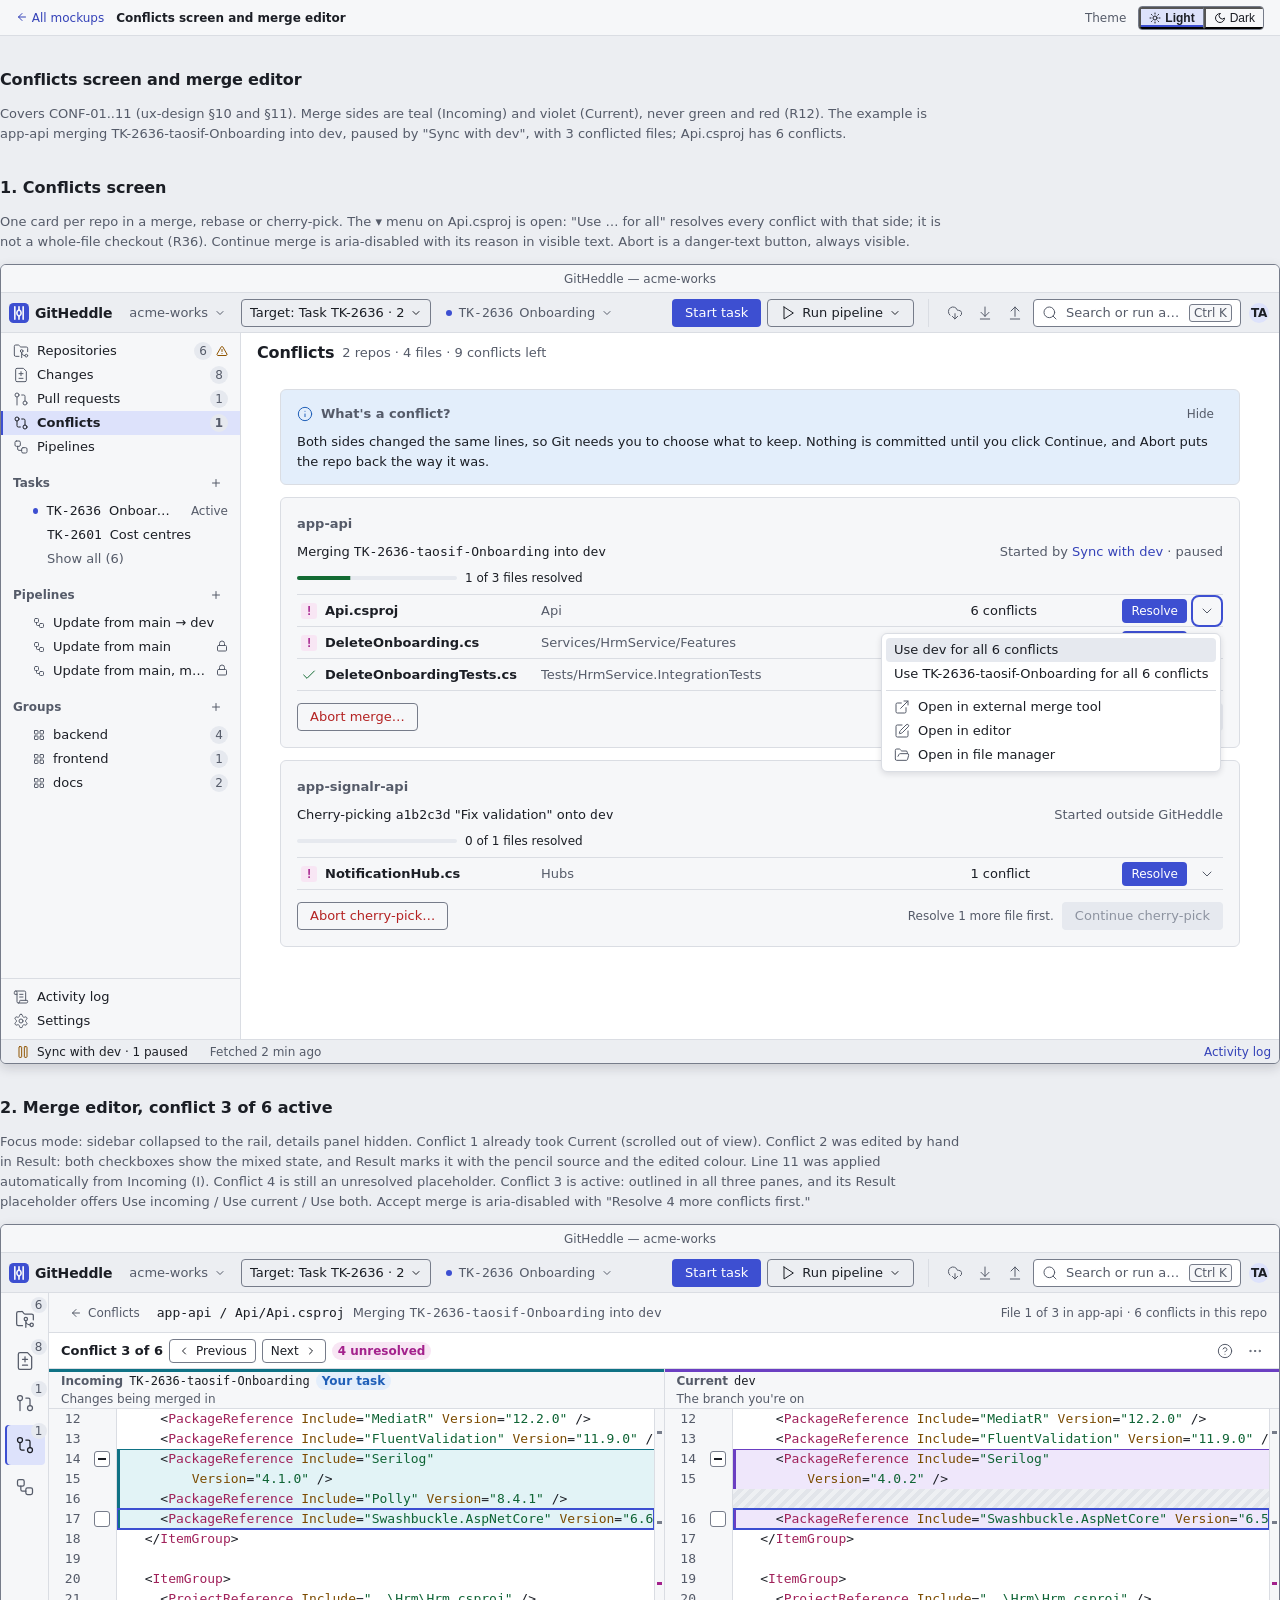
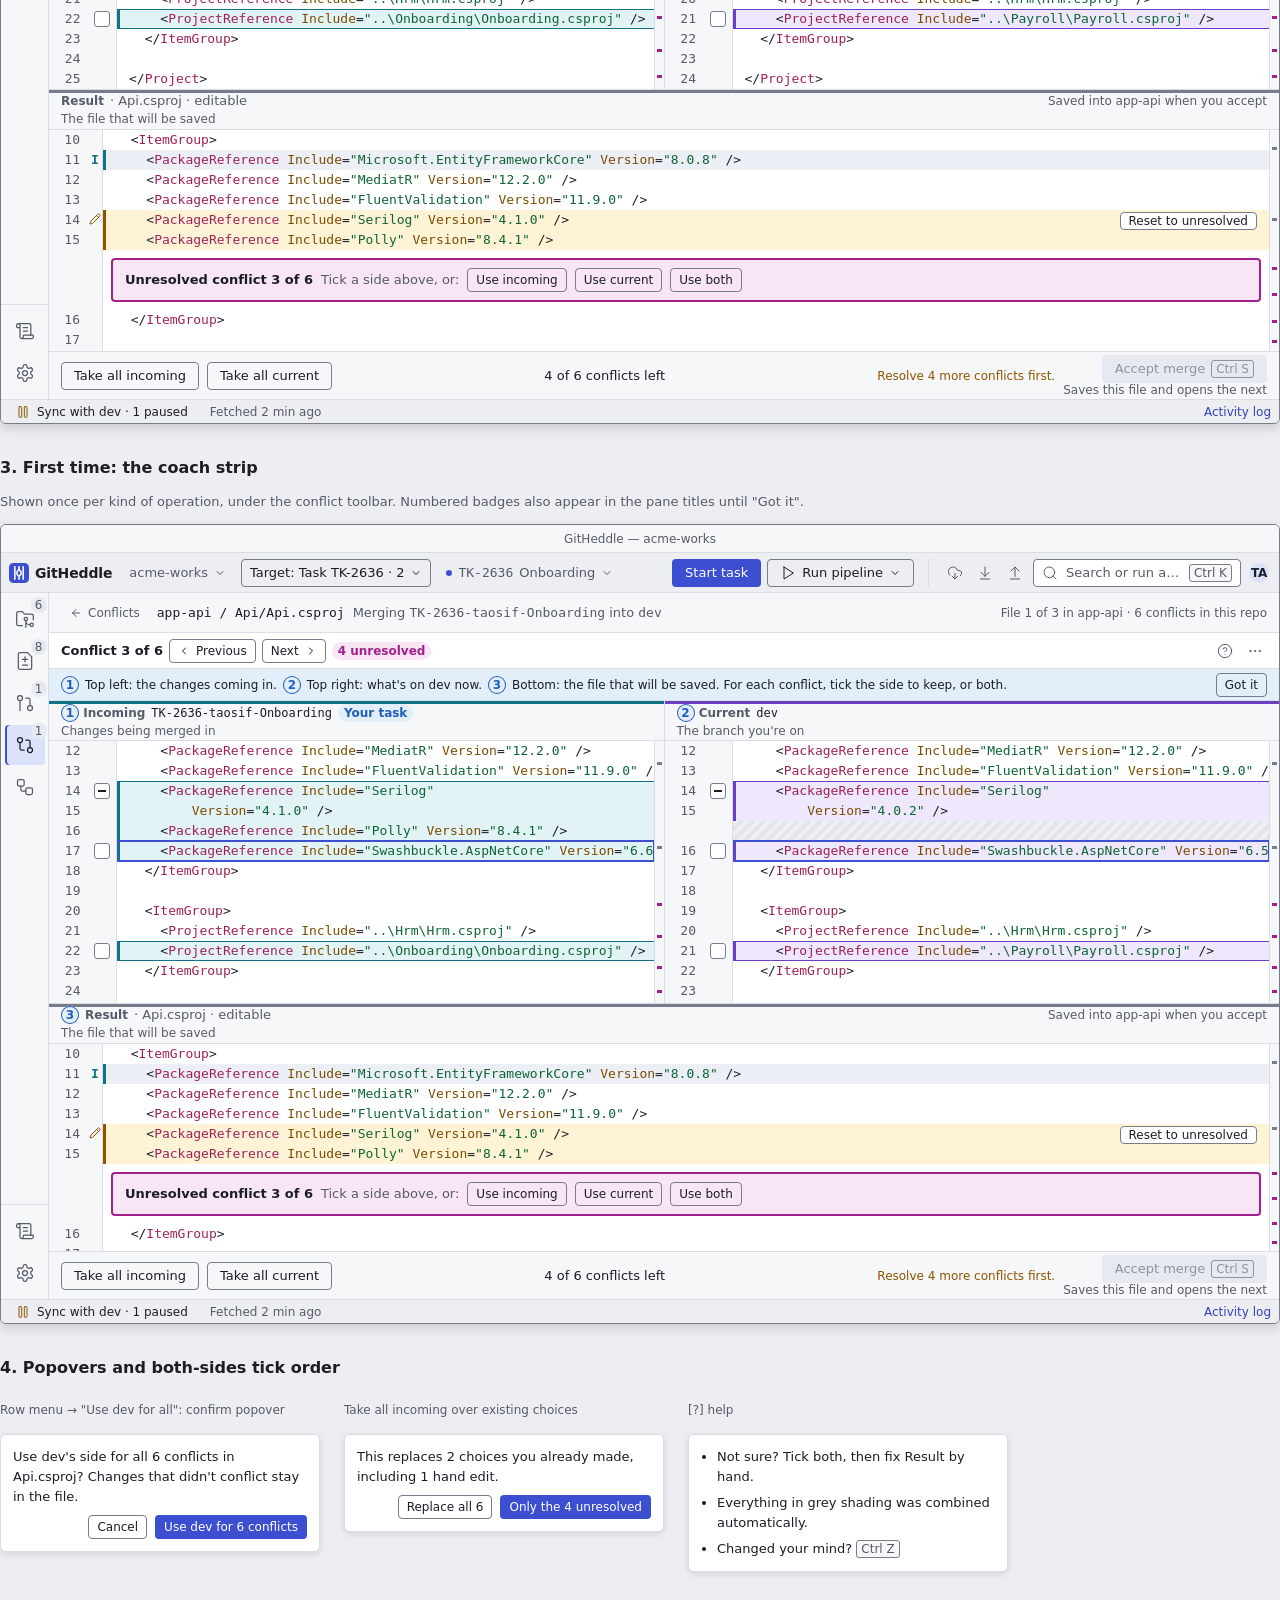
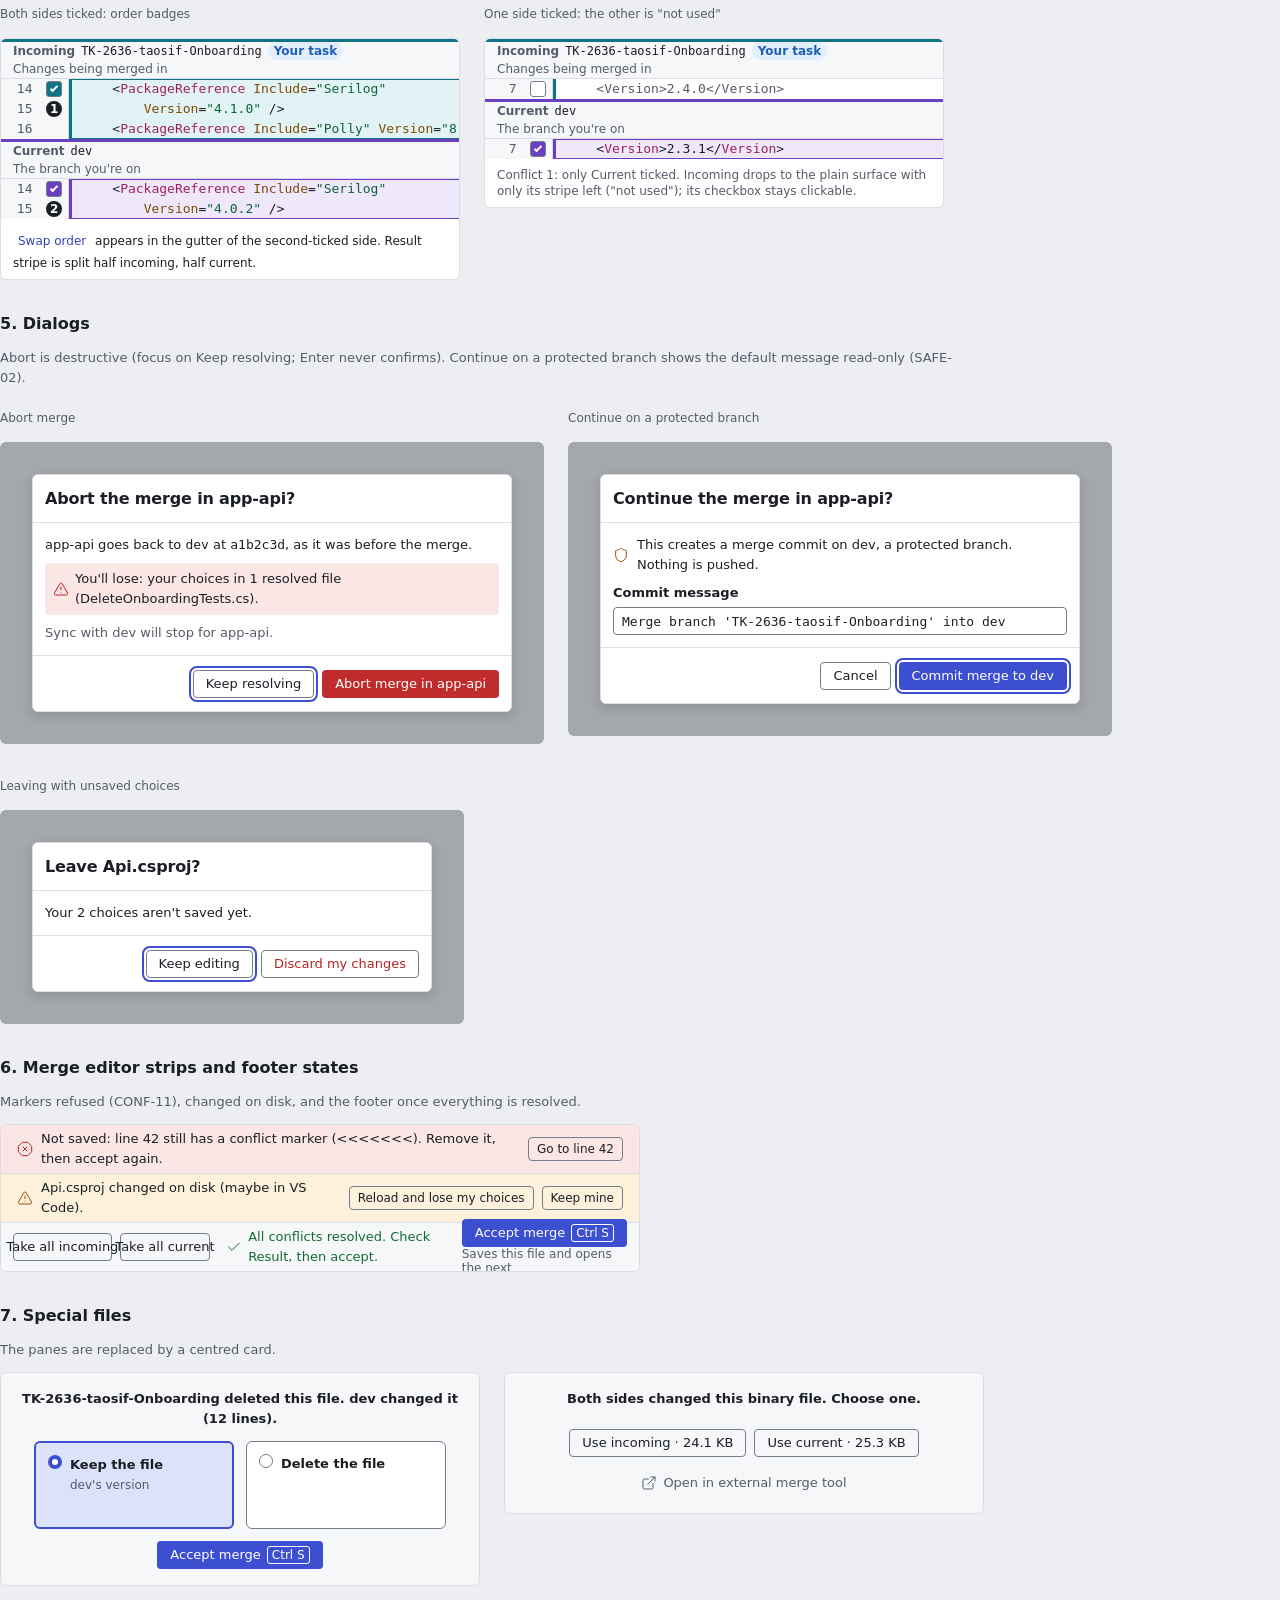
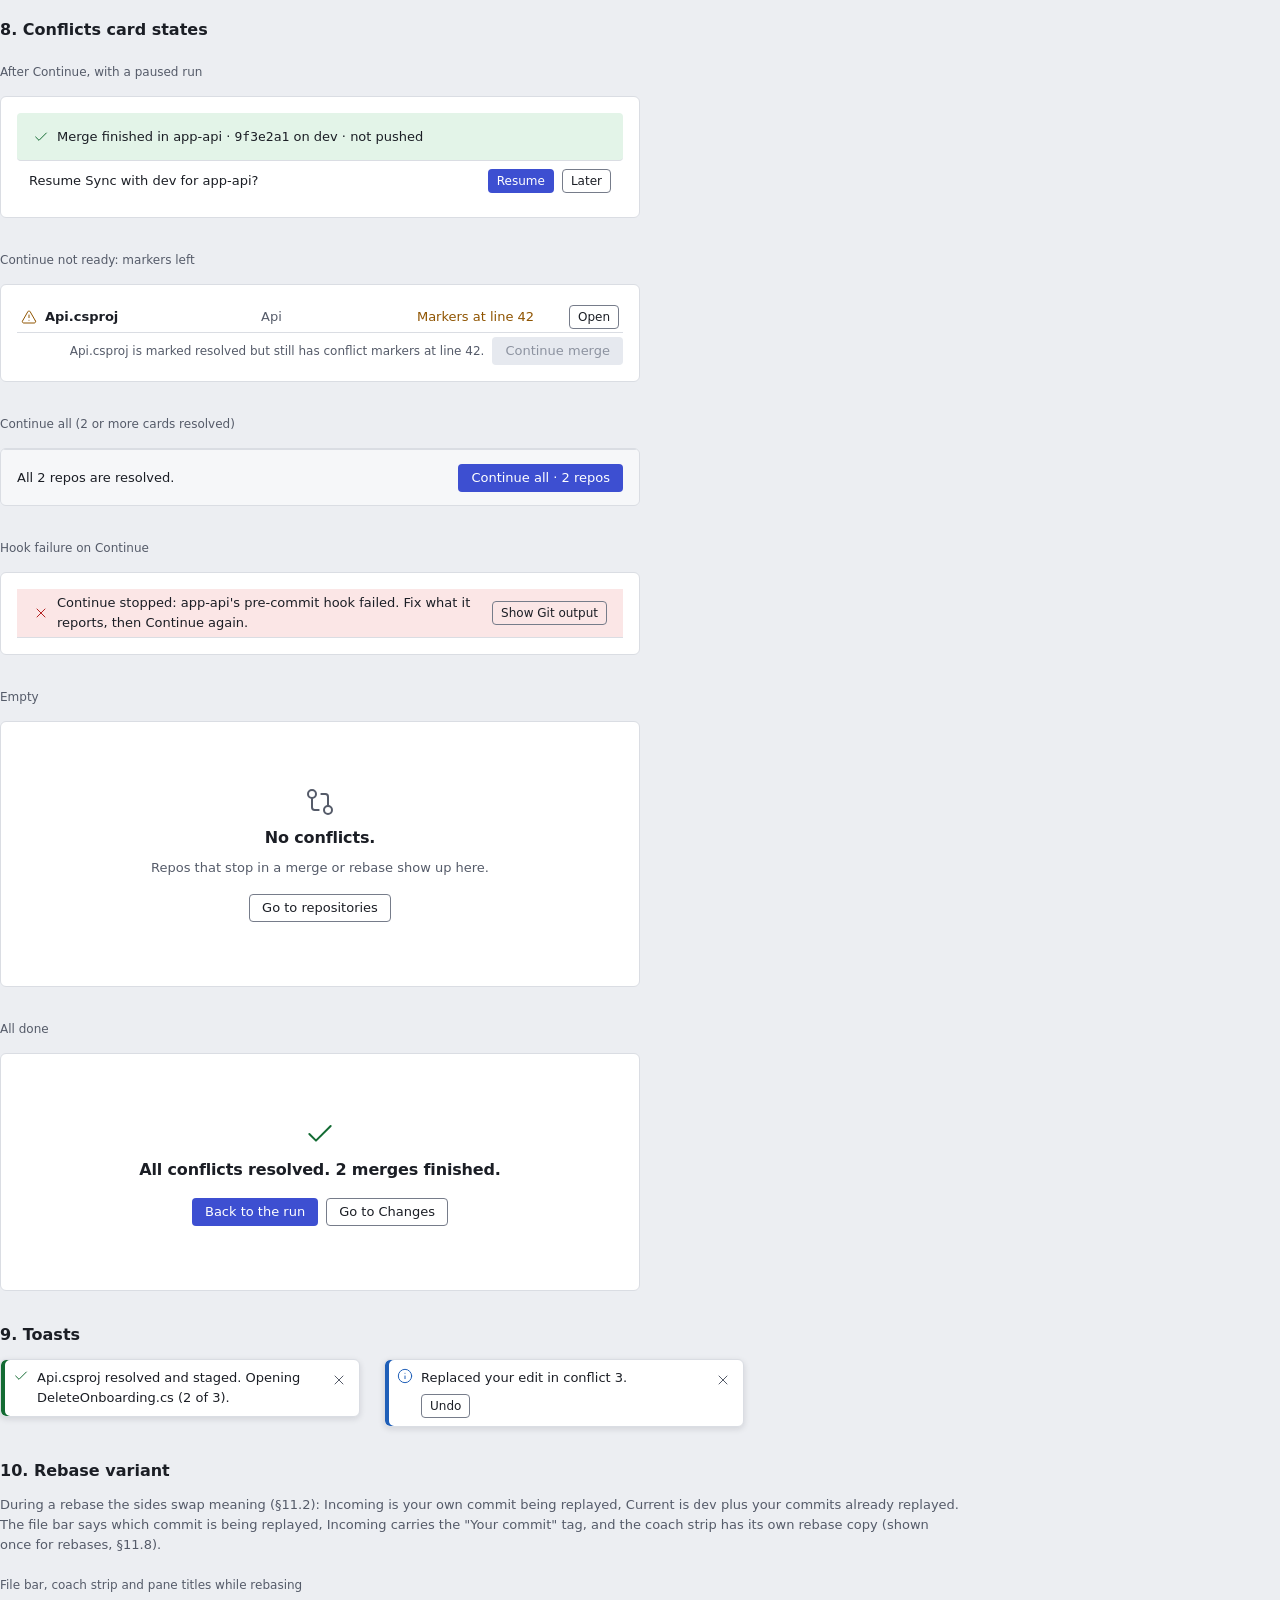
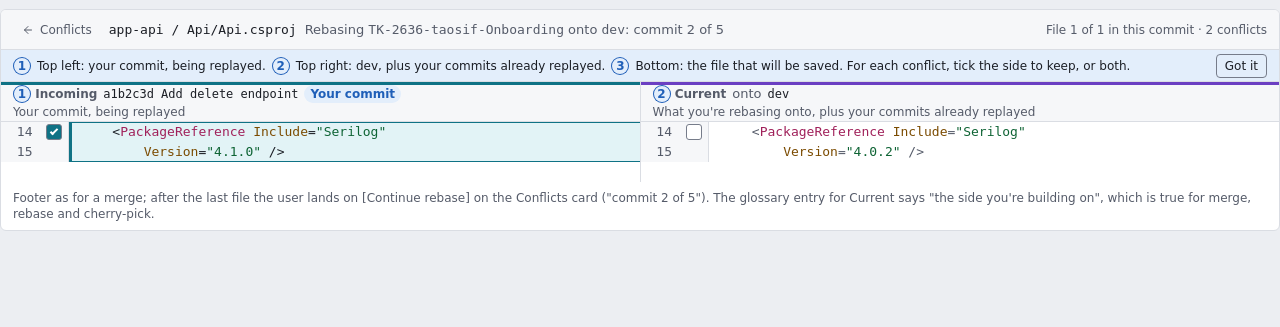
<file: docs/design/mockups/merge-editor.html>
<!DOCTYPE html>
<html lang="en" data-theme="light">
<head>
<meta charset="utf-8">
<meta name="viewport" content="width=device-width, initial-scale=1">
<title>Conflicts screen and merge editor · GitHeddle mockup</title>
<link rel="stylesheet" href="tokens.css">
<style>
/* Mockup page chrome (outside the app window). Only token variables. */
body { background: var(--gh-surface-base); }
.mock-bar__title { font-weight: 600; }
.mock-page { display: flex; flex-direction: column; align-items: center; gap: var(--gh-space-8); padding: var(--gh-space-8) var(--gh-space-6) 6rem; }
.mock-section { width: 1280px; display: flex; flex-direction: column; gap: var(--gh-space-5); }
.mock-heading { font-size: var(--gh-text-screen-title-size); line-height: var(--gh-text-screen-title-lh); font-weight: 600; color: var(--gh-text-primary); }
.mock-desc { color: var(--gh-text-secondary); max-width: 60rem; }
.mock-window .gh-scrim { z-index: 20; }
.mock-window .gh-toast-region { position: absolute; z-index: 30; }
.mock-specimens { display: flex; flex-wrap: wrap; gap: var(--gh-space-7); align-items: flex-start; }
.mock-specimen { display: flex; flex-direction: column; gap: var(--gh-space-3); }
.mock-specimen--full { width: 100%; }
.mock-stage { background: var(--gh-surface-sunken); border: 1px solid var(--gh-border-subtle); border-radius: var(--gh-radius-lg); padding: var(--gh-space-6); }
.mock-stage--base { background: var(--gh-surface-base); }
.mock-window .gh-scrim--static, .mock-specimen .gh-scrim--static { border-radius: var(--gh-radius-lg); }
.mock-page .gh-scrim--static { min-height: 0; }

.mock-filter { width: 15rem; }
.gh-diff-collapsed { white-space: nowrap; overflow: hidden; }
.gh-toast__text .gh-btn-group { display: flex; flex-wrap: wrap; gap: var(--gh-space-3); margin-top: var(--gh-space-3); }

/* Small shell additions used only by these mockups */
.mock-body--rail { grid-template-columns: var(--gh-sidebar-rail) 1fr auto; }
.mock-rail { align-items: center; gap: var(--gh-space-1); padding: var(--gh-space-3) 0; overflow: visible; }
.mock-rail-item { position: relative; display: flex; align-items: center; justify-content: center; width: 2.5rem; height: 2.5rem; border-radius: var(--gh-radius-md); color: var(--gh-text-secondary); }
.mock-rail-item:hover { background: var(--gh-surface-hover); text-decoration: none; }
.mock-rail-item.is-selected { background: var(--gh-surface-selected); box-shadow: inset var(--gh-bar-width) 0 0 var(--gh-accent-indicator); }
.mock-rail-item.is-selected .gh-icon { color: var(--gh-text-primary); }
.mock-rail-count { position: absolute; top: -2px; right: -2px; height: 1rem; min-width: 1rem; font-size: var(--gh-text-caption-size); }
.mock-rail-bottom { width: 100%; display: flex; flex-direction: column; align-items: center; gap: var(--gh-space-1); }
.mock-topbar-tools { flex: 1; gap: var(--gh-space-3); }
.mock-picker { min-width: 0; padding: 0 var(--gh-space-4); gap: var(--gh-space-3); }
.mock-chip-title { max-width: 160px; }
.mock-flash { background: var(--gh-info-soft); }
.mock-search { display: inline-flex; align-items: center; gap: var(--gh-space-4); width: 13rem; height: var(--gh-control-md); padding: 0 var(--gh-space-4); font: inherit; background: var(--gh-surface-sunken); border: 1px solid var(--gh-border-strong); border-radius: var(--gh-radius-md); color: var(--gh-text-primary); text-align: left; }
.mock-search > .gh-truncate { flex: 1; }
.mock-disclosure { display: inline-flex; align-items: center; gap: var(--gh-space-2); padding: 0; border: 0; background: transparent; font: inherit; color: inherit; }
.mock-dot-space { width: 6px; flex: none; }
button.gh-jobchip { border: 0; background: transparent; font: inherit; font-size: inherit; }
button.gh-nav-item, button.gh-menu__item { border: 0; background: transparent; font: inherit; width: 100%; text-align: left; color: inherit; }
.gh-menu__item--danger { color: var(--gh-danger); }
.gh-nav-item .gh-count + .gh-icon, .gh-nav-item .gh-count + .gh-dot { margin-left: calc(-1 * var(--gh-space-2)); }
.mock-num-badge { display: inline-flex; align-items: center; justify-content: center; width: 1.125rem; height: 1.125rem; border-radius: var(--gh-radius-full); background: var(--gh-info-soft); color: var(--gh-info); box-shadow: inset 0 0 0 1px var(--gh-info); font-size: var(--gh-text-caption-size); line-height: 1; font-weight: 600; flex: none; }

/* Page-specific styles (token variables only) */

.mock-cscroll { padding: var(--gh-space-6); }
.mock-ccol { max-width: 60rem; margin: 0 auto; display: flex; flex-direction: column; gap: var(--gh-space-5); }
.mock-explainer { display: flex; flex-direction: column; gap: var(--gh-space-3); background: var(--gh-info-soft); padding: var(--gh-space-5) var(--gh-space-6); }
.mock-ccard { display: flex; flex-direction: column; gap: var(--gh-space-4); }
.mock-cfiles { display: flex; flex-direction: column; border-top: 1px solid var(--gh-border-subtle); }
.mock-cfile { display: flex; align-items: center; gap: var(--gh-space-4); height: 2rem; padding: 0 var(--gh-space-2); border-bottom: 1px solid var(--gh-border-subtle); }
.mock-cfile__name { flex: none; width: 13rem; }
.mock-cfile__folder { flex: 1; min-width: 0; }
.mock-cfile__kind { width: 9rem; flex: none; }
.mock-cfoot { padding-top: var(--gh-space-2); }
.mock-file-menu { position: absolute; z-index: 20; left: 880px; top: 368px; min-width: 19rem; }
.mock-merge { display: flex; flex-direction: column; height: 100%; min-height: 0; }
.mock-filebar { height: 2.5rem; display: flex; align-items: center; gap: var(--gh-space-4); padding: 0 var(--gh-space-5); border-bottom: 1px solid var(--gh-border-subtle); background: var(--gh-surface-raised); flex: none; }
.mock-ctoolbar { padding: 0 var(--gh-space-5); }
.mock-coach { height: 2rem; display: flex; align-items: center; gap: var(--gh-space-3); padding: 0 var(--gh-space-5); background: var(--gh-info-soft); border-bottom: 1px solid var(--gh-border-subtle); flex: none; font-size: var(--gh-text-caption-size); }
.mock-top { flex: 55 1 0; display: flex; min-height: 6.25rem; }
.mock-bottom { flex: 45 1 0; display: flex; min-height: 6.25rem; }
.mock-hsplit { height: 1px; margin: 0; }
.mock-mpane { flex: 1; min-width: 0; }
.mock-mtitle { height: 2.5rem; display: flex; flex-direction: column; justify-content: center; padding: 0 var(--gh-space-5); background: var(--gh-surface-raised); border-bottom: 1px solid var(--gh-border-subtle); flex: none; }
.mock-mtitle__row { gap: var(--gh-space-3); }
.mock-real { font-size: var(--gh-text-caption-size); }
.mock-mbody { flex: 1; display: flex; min-height: 0; overflow: hidden; }
.mock-mbody.mock-auto { flex: none; }
.mock-mgutter { flex: none; width: calc(2.5rem + 1.75rem); background: var(--gh-diff-gutter); border-right: 1px solid var(--gh-border-subtle); font-family: var(--gh-font-mono); font-size: var(--gh-text-code-size); }
.mock-bottom .mock-mgutter { width: calc(2.5rem + 0.875rem); }
.mock-gcell { display: flex; height: var(--gh-text-code-lh); align-items: center; }
.mock-gcell--ph { height: calc(2.75rem + 2 * var(--gh-space-4)); }
.mock-gnum { width: 2.5rem; padding-right: var(--gh-space-4); text-align: right; color: var(--gh-text-secondary); font-variant-numeric: tabular-nums; }
.mock-gbox { width: 1.75rem; display: flex; justify-content: center; align-items: center; gap: 2px; }
.mock-mchk { width: 1rem; height: 1rem; }
.mock-mcode { flex: 1; min-width: 0; overflow: hidden; }
.mock-mcode .gh-line__code { padding-left: var(--gh-space-5); }
.mock-unused-incoming { box-shadow: inset var(--gh-edge-width) 0 0 var(--gh-merge-incoming-edge); }
.mock-unused-incoming .tok-tag, .mock-unused-incoming .tok-attribute, .mock-unused-incoming .tok-string { color: var(--gh-text-secondary); }
.mock-has-reset { position: relative; }
.mock-reset { position: absolute; top: 2px; right: var(--gh-space-5); height: 1.125rem; font-family: var(--gh-font-ui); background: var(--gh-surface-overlay); }
.mock-rmark { position: absolute; left: 2px; right: 2px; height: 3px; }
.mock-rmark--unres { background: var(--gh-merge-unresolved-edge); }
.mock-rmark--res { background: var(--gh-border-strong); }
.mock-mfooter { height: 3rem; display: flex; align-items: center; gap: var(--gh-space-4); padding: 0 var(--gh-space-5); border-top: 1px solid var(--gh-border-subtle); background: var(--gh-surface-raised); flex: none; }
.mock-accept { display: flex; flex-direction: column; align-items: flex-end; gap: 0; }
.mock-accept .gh-caption { line-height: 0.875rem; }
.mock-warn { color: var(--gh-warning); }
.mock-ok { display: inline-flex; align-items: center; gap: var(--gh-space-3); color: var(--gh-success); }
.mock-allgood { border-top: 0; }
.mock-stack { display: flex; flex-direction: column; gap: var(--gh-space-4); }
.mock-lossrow { height: auto; min-height: var(--gh-row-height); white-space: normal; padding: var(--gh-space-3) var(--gh-space-4); border-radius: var(--gh-radius-md); }
.mock-right { justify-content: flex-end; display: flex; }
.mock-list { margin: 0; padding-left: var(--gh-space-6); display: grid; gap: var(--gh-space-3); }
.mock-w460 { width: 460px; } .mock-w640 { width: 640px; }
.mock-nopad { padding: 0; overflow: hidden; }
.mock-pad { padding: var(--gh-space-4) var(--gh-space-5); }
.mock-scard { width: 30rem; display: flex; flex-direction: column; align-items: center; gap: var(--gh-space-5); text-align: center; }
.mock-choices { gap: var(--gh-space-5); }
.mock-choice { width: 200px; height: 88px; display: flex; align-items: flex-start; gap: var(--gh-space-4); padding: var(--gh-space-5); text-align: left; border: 1px solid var(--gh-border-strong); border-radius: var(--gh-radius-lg); background: var(--gh-surface-sunken); }
.mock-choice.is-checked { border: 2px solid var(--gh-accent-indicator); background: var(--gh-surface-selected); }
.mock-strip { min-height: 3rem; border-radius: var(--gh-radius-md); }
.mock-continueall { height: 3.5rem; display: flex; align-items: center; gap: var(--gh-space-5); padding: 0 var(--gh-space-6); background: var(--gh-surface-raised); border-top: 1px solid var(--gh-border-subtle); }
.mock-mt { margin-top: var(--gh-space-3); }

</style>
</head>
<body>
<svg width="0" height="0" style="position:absolute" aria-hidden="true" focusable="false"><symbol id="i-check" viewBox="0 0 24 24"><path d="M20 6 9 17l-5-5"/></symbol><symbol id="i-x" viewBox="0 0 24 24"><path d="M18 6 6 18"/><path d="m6 6 12 12"/></symbol><symbol id="i-minus" viewBox="0 0 24 24"><path d="M5 12h14"/></symbol><symbol id="i-plus" viewBox="0 0 24 24"><path d="M5 12h14"/><path d="M12 5v14"/></symbol><symbol id="i-pause" viewBox="0 0 24 24"><rect x="14" y="4" width="4" height="16" rx="1"/><rect x="6" y="4" width="4" height="16" rx="1"/></symbol><symbol id="i-circle" viewBox="0 0 24 24"><circle cx="12" cy="12" r="10"/></symbol><symbol id="i-circle-dot" viewBox="0 0 24 24"><circle cx="12" cy="12" r="10"/><circle cx="12" cy="12" r="1"/></symbol><symbol id="i-loader-circle" viewBox="0 0 24 24"><path d="M21 12a9 9 0 1 1-6.219-8.56"/></symbol><symbol id="i-octagon-x" viewBox="0 0 24 24"><path d="m15 9-6 6"/><path d="M2.586 16.726A2 2 0 0 1 2 15.312V8.688a2 2 0 0 1 .586-1.414l4.688-4.688A2 2 0 0 1 8.688 2h6.624a2 2 0 0 1 1.414.586l4.688 4.688A2 2 0 0 1 22 8.688v6.624a2 2 0 0 1-.586 1.414l-4.688 4.688a2 2 0 0 1-1.414.586H8.688a2 2 0 0 1-1.414-.586z"/><path d="m9 9 6 6"/></symbol><symbol id="i-triangle-alert" viewBox="0 0 24 24"><path d="m21.73 18-8-14a2 2 0 0 0-3.48 0l-8 14A2 2 0 0 0 4 21h16a2 2 0 0 0 1.73-3"/><path d="M12 9v4"/><path d="M12 17h.01"/></symbol><symbol id="i-shield" viewBox="0 0 24 24"><path d="M20 13c0 5-3.5 7.5-7.66 8.95a1 1 0 0 1-.67-.01C7.5 20.5 4 18 4 13V6a1 1 0 0 1 1-1c2 0 4.5-1.2 6.24-2.72a1.17 1.17 0 0 1 1.52 0C14.51 3.81 17 5 19 5a1 1 0 0 1 1 1z"/></symbol><symbol id="i-shield-question" viewBox="0 0 24 24"><path d="M20 13c0 5-3.5 7.5-7.66 8.95a1 1 0 0 1-.67-.01C7.5 20.5 4 18 4 13V6a1 1 0 0 1 1-1c2 0 4.5-1.2 6.24-2.72a1.17 1.17 0 0 1 1.52 0C14.51 3.81 17 5 19 5a1 1 0 0 1 1 1z"/><path d="M9.1 9a3 3 0 0 1 5.82 1c0 2-3 3-3 3"/><path d="M12 17h.01"/></symbol><symbol id="i-search" viewBox="0 0 24 24"><circle cx="11" cy="11" r="8"/><path d="m21 21-4.3-4.3"/></symbol><symbol id="i-chevron-right" viewBox="0 0 24 24"><path d="m9 18 6-6-6-6"/></symbol><symbol id="i-chevron-left" viewBox="0 0 24 24"><path d="m15 18-6-6 6-6"/></symbol><symbol id="i-chevron-down" viewBox="0 0 24 24"><path d="m6 9 6 6 6-6"/></symbol><symbol id="i-chevron-up" viewBox="0 0 24 24"><path d="m18 15-6-6-6 6"/></symbol><symbol id="i-arrow-left" viewBox="0 0 24 24"><path d="m12 19-7-7 7-7"/><path d="M19 12H5"/></symbol><symbol id="i-arrow-right" viewBox="0 0 24 24"><path d="M5 12h14"/><path d="m12 5 7 7-7 7"/></symbol><symbol id="i-arrow-up" viewBox="0 0 24 24"><path d="m5 12 7-7 7 7"/><path d="M12 19V5"/></symbol><symbol id="i-arrow-down" viewBox="0 0 24 24"><path d="M12 5v14"/><path d="m19 12-7 7-7-7"/></symbol><symbol id="i-arrow-down-to-line" viewBox="0 0 24 24"><path d="M12 17V3"/><path d="m6 11 6 6 6-6"/><path d="M19 21H5"/></symbol><symbol id="i-arrow-up-from-line" viewBox="0 0 24 24"><path d="m18 9-6-6-6 6"/><path d="M12 3v14"/><path d="M5 21h14"/></symbol><symbol id="i-cloud-download" viewBox="0 0 24 24"><path d="M12 13v8l-4-4"/><path d="m12 21 4-4"/><path d="M4.393 15.269A7 7 0 1 1 15.71 8h1.79a4.5 4.5 0 0 1 2.436 8.284"/></symbol><symbol id="i-cloud-off" viewBox="0 0 24 24"><path d="m2 2 20 20"/><path d="M5.782 5.782A7 7 0 0 0 9 19h8.5a4.5 4.5 0 0 0 1.307-.193"/><path d="M21.532 16.5A4.5 4.5 0 0 0 17.5 10h-1.79A7.008 7.008 0 0 0 10 5.07"/></symbol><symbol id="i-refresh-cw" viewBox="0 0 24 24"><path d="M3 12a9 9 0 0 1 9-9 9.75 9.75 0 0 1 6.74 2.74L21 8"/><path d="M21 3v5h-5"/><path d="M21 12a9 9 0 0 1-9 9 9.75 9.75 0 0 1-6.74-2.74L3 16"/><path d="M8 16H3v5"/></symbol><symbol id="i-git-branch" viewBox="0 0 24 24"><line x1="6" x2="6" y1="3" y2="15"/><circle cx="18" cy="6" r="3"/><circle cx="6" cy="18" r="3"/><path d="M18 9a9 9 0 0 1-9 9"/></symbol><symbol id="i-git-merge" viewBox="0 0 24 24"><circle cx="18" cy="18" r="3"/><circle cx="6" cy="6" r="3"/><path d="M6 21V9a9 9 0 0 0 9 9"/></symbol><symbol id="i-git-compare" viewBox="0 0 24 24"><circle cx="18" cy="18" r="3"/><circle cx="6" cy="6" r="3"/><path d="M13 6h3a2 2 0 0 1 2 2v7"/><path d="M11 18H8a2 2 0 0 1-2-2V9"/></symbol><symbol id="i-git-commit-horizontal" viewBox="0 0 24 24"><circle cx="12" cy="12" r="3"/><line x1="3" x2="9" y1="12" y2="12"/><line x1="15" x2="21" y1="12" y2="12"/></symbol><symbol id="i-git-pull-request" viewBox="0 0 24 24"><circle cx="18" cy="18" r="3"/><circle cx="6" cy="6" r="3"/><path d="M13 6h3a2 2 0 0 1 2 2v7"/><line x1="6" x2="6" y1="9" y2="21"/></symbol><symbol id="i-folder-git-2" viewBox="0 0 24 24"><path d="M9 20H4a2 2 0 0 1-2-2V5a2 2 0 0 1 2-2h3.9a2 2 0 0 1 1.69.9l.81 1.2a2 2 0 0 0 1.67.9H20a2 2 0 0 1 2 2v5"/><circle cx="13" cy="12" r="2"/><path d="M18 19c-2.8 0-5-2.2-5-5v8"/><circle cx="20" cy="19" r="2"/></symbol><symbol id="i-folder" viewBox="0 0 24 24"><path d="M20 20a2 2 0 0 0 2-2V8a2 2 0 0 0-2-2h-7.9a2 2 0 0 1-1.69-.9L9.6 3.9A2 2 0 0 0 7.93 3H4a2 2 0 0 0-2 2v13a2 2 0 0 0 2 2Z"/></symbol><symbol id="i-file-diff" viewBox="0 0 24 24"><path d="M15 2H6a2 2 0 0 0-2 2v16a2 2 0 0 0 2 2h12a2 2 0 0 0 2-2V7Z"/><path d="M9 10h6"/><path d="M12 13V7"/><path d="M9 17h6"/></symbol><symbol id="i-file" viewBox="0 0 24 24"><path d="M15 2H6a2 2 0 0 0-2 2v16a2 2 0 0 0 2 2h12a2 2 0 0 0 2-2V7Z"/><path d="M14 2v4a2 2 0 0 0 2 2h4"/></symbol><symbol id="i-workflow" viewBox="0 0 24 24"><rect width="8" height="8" x="3" y="3" rx="2"/><path d="M7 11v4a2 2 0 0 0 2 2h4"/><rect width="8" height="8" x="13" y="13" rx="2"/></symbol><symbol id="i-ticket" viewBox="0 0 24 24"><path d="M2 9a3 3 0 0 1 0 6v2a2 2 0 0 0 2 2h16a2 2 0 0 0 2-2v-2a3 3 0 0 1 0-6V7a2 2 0 0 0-2-2H4a2 2 0 0 0-2 2Z"/><path d="M13 5v2"/><path d="M13 17v2"/><path d="M13 11v2"/></symbol><symbol id="i-scroll-text" viewBox="0 0 24 24"><path d="M15 12h-5"/><path d="M15 8h-5"/><path d="M19 17V5a2 2 0 0 0-2-2H4"/><path d="M8 21h12a2 2 0 0 0 2-2v-1a1 1 0 0 0-1-1H11a1 1 0 0 0-1 1v1a2 2 0 1 1-4 0V5a2 2 0 1 0-4 0v2a1 1 0 0 0 1 1h3"/></symbol><symbol id="i-settings" viewBox="0 0 24 24"><path d="M12.22 2h-.44a2 2 0 0 0-2 2v.18a2 2 0 0 1-1 1.73l-.43.25a2 2 0 0 1-2 0l-.15-.08a2 2 0 0 0-2.73.73l-.22.38a2 2 0 0 0 .73 2.73l.15.1a2 2 0 0 1 1 1.72v.51a2 2 0 0 1-1 1.74l-.15.09a2 2 0 0 0-.73 2.73l.22.38a2 2 0 0 0 2.73.73l.15-.08a2 2 0 0 1 2 0l.43.25a2 2 0 0 1 1 1.73V20a2 2 0 0 0 2 2h.44a2 2 0 0 0 2-2v-.18a2 2 0 0 1 1-1.73l.43-.25a2 2 0 0 1 2 0l.15.08a2 2 0 0 0 2.73-.73l.22-.39a2 2 0 0 0-.73-2.73l-.15-.08a2 2 0 0 1-1-1.74v-.5a2 2 0 0 1 1-1.74l.15-.09a2 2 0 0 0 .73-2.73l-.22-.38a2 2 0 0 0-2.73-.73l-.15.08a2 2 0 0 1-2 0l-.43-.25a2 2 0 0 1-1-1.73V4a2 2 0 0 0-2-2z"/><circle cx="12" cy="12" r="3"/></symbol><symbol id="i-archive" viewBox="0 0 24 24"><rect width="20" height="5" x="2" y="3" rx="1"/><path d="M4 8v11a2 2 0 0 0 2 2h12a2 2 0 0 0 2-2V8"/><path d="M10 12h4"/></symbol><symbol id="i-play" viewBox="0 0 24 24"><polygon points="6 3 20 12 6 21 6 3"/></symbol><symbol id="i-undo-2" viewBox="0 0 24 24"><path d="M9 14 4 9l5-5"/><path d="M4 9h10.5a5.5 5.5 0 0 1 5.5 5.5a5.5 5.5 0 0 1-5.5 5.5H11"/></symbol><symbol id="i-square-pen" viewBox="0 0 24 24"><path d="M12 3H5a2 2 0 0 0-2 2v14a2 2 0 0 0 2 2h14a2 2 0 0 0 2-2v-7"/><path d="M18.375 2.625a1 1 0 0 1 3 3l-9.013 9.014a2 2 0 0 1-.853.505l-2.873.84a.5.5 0 0 1-.62-.62l.84-2.873a2 2 0 0 1 .506-.852z"/></symbol><symbol id="i-square-terminal" viewBox="0 0 24 24"><path d="m7 11 2-2-2-2"/><path d="M11 13h4"/><rect width="18" height="18" x="3" y="3" rx="2"/></symbol><symbol id="i-folder-open" viewBox="0 0 24 24"><path d="m6 14 1.5-2.9A2 2 0 0 1 9.24 10H20a2 2 0 0 1 1.94 2.5l-1.54 6a2 2 0 0 1-1.95 1.5H4a2 2 0 0 1-2-2V5a2 2 0 0 1 2-2h3.9a2 2 0 0 1 1.69.9l.81 1.2a2 2 0 0 0 1.67.9H18a2 2 0 0 1 2 2v2"/></symbol><symbol id="i-external-link" viewBox="0 0 24 24"><path d="M15 3h6v6"/><path d="M10 14 21 3"/><path d="M18 13v6a2 2 0 0 1-2 2H5a2 2 0 0 1-2-2V8a2 2 0 0 1 2-2h6"/></symbol><symbol id="i-ellipsis" viewBox="0 0 24 24"><circle cx="12" cy="12" r="1"/><circle cx="19" cy="12" r="1"/><circle cx="5" cy="12" r="1"/></symbol><symbol id="i-list-collapse" viewBox="0 0 24 24"><path d="m3 10 2.5-2.5L3 5"/><path d="m3 19 2.5-2.5L3 14"/><path d="M10 6h11"/><path d="M10 12h11"/><path d="M10 18h11"/></symbol><symbol id="i-trash-2" viewBox="0 0 24 24"><path d="M3 6h18"/><path d="M19 6v14c0 1-1 2-2 2H7c-1 0-2-1-2-2V6"/><path d="M8 6V4c0-1 1-2 2-2h4c1 0 2 1 2 2v2"/><line x1="10" x2="10" y1="11" y2="17"/><line x1="14" x2="14" y1="11" y2="17"/></symbol><symbol id="i-pencil" viewBox="0 0 24 24"><path d="M21.174 6.812a1 1 0 0 0-3.986-3.987L3.842 16.174a2 2 0 0 0-.5.83l-1.321 4.352a.5.5 0 0 0 .623.622l4.353-1.32a2 2 0 0 0 .83-.497z"/><path d="m15 5 4 4"/></symbol><symbol id="i-lock" viewBox="0 0 24 24"><rect width="18" height="11" x="3" y="11" rx="2" ry="2"/><path d="M7 11V7a5 5 0 0 1 10 0v4"/></symbol><symbol id="i-circle-help" viewBox="0 0 24 24"><circle cx="12" cy="12" r="10"/><path d="M9.09 9a3 3 0 0 1 5.83 1c0 2-3 3-3 3"/><path d="M12 17h.01"/></symbol><symbol id="i-info" viewBox="0 0 24 24"><circle cx="12" cy="12" r="10"/><path d="M12 16v-4"/><path d="M12 8h.01"/></symbol><symbol id="i-history" viewBox="0 0 24 24"><path d="M3 12a9 9 0 1 0 9-9 9.75 9.75 0 0 0-6.74 2.74L3 8"/><path d="M3 3v5h5"/><path d="M12 7v5l4 2"/></symbol><symbol id="i-rotate-ccw" viewBox="0 0 24 24"><path d="M3 12a9 9 0 1 0 9-9 9.75 9.75 0 0 0-6.74 2.74L3 8"/><path d="M3 3v5h5"/></symbol><symbol id="i-grip-vertical" viewBox="0 0 24 24"><circle cx="9" cy="12" r="1"/><circle cx="9" cy="5" r="1"/><circle cx="9" cy="19" r="1"/><circle cx="15" cy="12" r="1"/><circle cx="15" cy="5" r="1"/><circle cx="15" cy="19" r="1"/></symbol><symbol id="i-hourglass" viewBox="0 0 24 24"><path d="M5 22h14"/><path d="M5 2h14"/><path d="M17 22v-4.172a2 2 0 0 0-.586-1.414L12 12l-4.414 4.414A2 2 0 0 0 7 17.828V22"/><path d="M7 2v4.172a2 2 0 0 0 .586 1.414L12 12l4.414-4.414A2 2 0 0 0 17 6.172V2"/></symbol><symbol id="i-columns-2" viewBox="0 0 24 24"><rect width="18" height="18" x="3" y="3" rx="2"/><path d="M12 3v18"/></symbol><symbol id="i-rows-2" viewBox="0 0 24 24"><rect width="18" height="18" x="3" y="3" rx="2"/><path d="M3 12h18"/></symbol><symbol id="i-user" viewBox="0 0 24 24"><path d="M19 21v-2a4 4 0 0 0-4-4H9a4 4 0 0 0-4 4v2"/><circle cx="12" cy="7" r="4"/></symbol><symbol id="i-copy" viewBox="0 0 24 24"><rect width="14" height="14" x="8" y="8" rx="2" ry="2"/><path d="M4 16c-1.1 0-2-.9-2-2V4c0-1.1.9-2 2-2h10c2 0 2 .9 2 2"/></symbol><symbol id="i-pin" viewBox="0 0 24 24"><path d="M12 17v5"/><path d="M9 10.76a2 2 0 0 1-1.11 1.79l-1.78.9A2 2 0 0 0 5 15.24V16a1 1 0 0 0 1 1h12a1 1 0 0 0 1-1v-.76a2 2 0 0 0-1.11-1.79l-1.78-.9A2 2 0 0 1 15 10.76V7a1 1 0 0 1 1-1 2 2 0 0 0 0-4H8a2 2 0 0 0 0 4 1 1 0 0 1 1 1z"/></symbol><symbol id="i-split" viewBox="0 0 24 24"><path d="M16 3h5v5"/><path d="M8 3H3v5"/><path d="M12 22v-8.3a4 4 0 0 0-1.172-2.872L3 3"/><path d="m15 9 6-6"/></symbol><symbol id="i-unlink" viewBox="0 0 24 24"><path d="m18.84 12.25 1.72-1.71h-.02a5.004 5.004 0 0 0-.12-7.07 5.006 5.006 0 0 0-6.95 0l-1.72 1.71"/><path d="m5.17 11.75-1.71 1.71a5.004 5.004 0 0 0 .12 7.07 5.006 5.006 0 0 0 6.95 0l1.71-1.71"/><line x1="8" x2="8" y1="2" y2="5"/><line x1="2" x2="5" y1="8" y2="8"/><line x1="16" x2="16" y1="19" y2="22"/><line x1="19" x2="22" y1="16" y2="16"/></symbol><symbol id="i-key-round" viewBox="0 0 24 24"><path d="M2.586 17.414A2 2 0 0 0 2 18.828V21a1 1 0 0 0 1 1h3a1 1 0 0 0 1-1v-1a1 1 0 0 1 1-1h1a1 1 0 0 0 1-1v-1a1 1 0 0 1 1-1h.172a2 2 0 0 0 1.414-.586l.814-.814a6.5 6.5 0 1 0-4-4z"/><circle cx="16.5" cy="7.5" r=".5"/></symbol><symbol id="i-sun" viewBox="0 0 24 24"><circle cx="12" cy="12" r="4"/><path d="M12 2v2"/><path d="M12 20v2"/><path d="m4.93 4.93 1.41 1.41"/><path d="m17.66 17.66 1.41 1.41"/><path d="M2 12h2"/><path d="M20 12h2"/><path d="m6.34 17.66-1.41 1.41"/><path d="m19.07 4.93-1.41 1.41"/></symbol><symbol id="i-moon" viewBox="0 0 24 24"><path d="M12 3a6 6 0 0 0 9 9 9 9 0 1 1-9-9Z"/></symbol><symbol id="i-layout-grid" viewBox="0 0 24 24"><rect width="7" height="7" x="3" y="3" rx="1"/><rect width="7" height="7" x="14" y="3" rx="1"/><rect width="7" height="7" x="14" y="14" rx="1"/><rect width="7" height="7" x="3" y="14" rx="1"/></symbol></svg>
<div class="gh-mock-bar" role="region" aria-label="Mockup controls">
  <a href="index.html" class="gh-link"><svg class="gh-icon gh-icon--sm gh-icon--inherit" aria-hidden="true" focusable="false"><use href="#i-arrow-left"/></svg> All mockups</a>
  <span class="mock-bar__title">Conflicts screen and merge editor</span>
  <span class="gh-spacer"></span>
  <span class="gh-caption gh-secondary" id="theme-label">Theme</span>
  <div class="gh-segmented" role="group" aria-labelledby="theme-label">
    <button type="button" class="is-selected" data-theme-choice="light" aria-pressed="true"><svg class="gh-icon gh-icon--sm gh-icon--inherit" aria-hidden="true" focusable="false"><use href="#i-sun"/></svg>Light</button>
    <button type="button" data-theme-choice="dark" aria-pressed="false"><svg class="gh-icon gh-icon--sm gh-icon--inherit" aria-hidden="true" focusable="false"><use href="#i-moon"/></svg>Dark</button>
  </div>
</div>
<div class="mock-page">
<section class="mock-section" aria-labelledby="page-intro">
  <h1 id="page-intro" class="mock-heading">Conflicts screen and merge editor</h1>
  <p class="mock-desc">Covers CONF-01..11 (ux-design §10 and §11). Merge sides are teal (Incoming) and violet (Current), never green and red (R12). The example is app-api merging TK-2636-taosif-Onboarding into dev, paused by "Sync with dev", with 3 conflicted files; Api.csproj has 6 conflicts.</p>
</section>
<section class="mock-section" aria-labelledby="w1-h">
  <h2 id="w1-h" class="mock-heading">1. Conflicts screen</h2>
  <p class="mock-desc">One card per repo in a merge, rebase or cherry-pick. The ▾ menu on Api.csproj is open: "Use … for all" resolves every conflict with that side; it is not a whole-file checkout (R36). Continue merge is aria-disabled with its reason in visible text. Abort is a danger-text button, always visible.</p>
  <div class="gh-mock-window mock-window" role="region" aria-label="Conflicts screen">
<div class="gh-mock-osbar" aria-hidden="true">GitHeddle — acme-works</div>
<div class="gh-shell">
<a class="gh-sr-only" href="#main-w1">Skip to main content</a>
<header class="gh-topbar" role="banner">
  <div class="gh-wordmark"><svg class="gh-logo" width="20" height="20" viewBox="0 0 24 24" aria-hidden="true" focusable="false"><rect width="24" height="24" rx="5.5"/><g><path d="M7 4.5v15M17 4.5v15"/><path d="M12 4.5v3.5c0 0-2.6 1.2-2.6 4s2.6 4 2.6 4v3.5"/><path d="M12 8c0 0 2.6 1.2 2.6 4s-2.6 4-2.6 4"/></g></svg><span>GitHeddle</span></div>
  <div class="gh-hstack mock-topbar-tools" role="toolbar" aria-label="App actions">
    <button class="gh-btn gh-btn--ghost mock-picker" aria-haspopup="menu" title="Workspace: acme-works. Open folder, import a VS Code workspace or rescan.">acme-works <svg class="gh-icon gh-icon--sm" aria-hidden="true" focusable="false"><use href="#i-chevron-down"/></svg></button>
    <button class="gh-btn mock-picker" role="combobox" aria-expanded="false" aria-haspopup="listbox" aria-label="Target: Task TK-2636, 2 repos" title="Fetch, Pull, Push and pipelines act on these repos.">Target: Task TK-2636 · 2 <svg class="gh-icon gh-icon--sm" aria-hidden="true" focusable="false"><use href="#i-chevron-down"/></svg></button>
    
    <button class="gh-btn gh-btn--ghost mock-picker" aria-haspopup="menu" aria-label="Active task: TK-2636 Onboarding, 2 repos. Task actions"><span class="gh-dot gh-dot--accent" aria-hidden="true"></span><span class="gh-code">TK-2636</span><span class="gh-truncate mock-chip-title">Onboarding</span><svg class="gh-icon gh-icon--sm" aria-hidden="true" focusable="false"><use href="#i-chevron-down"/></svg></button>
    <span class="gh-topbar__spacer"></span>
    <button class="gh-btn gh-btn--primary" title="Creates the task branch from the latest base in each repo you pick, after a preview.">Start task</button>
    <button class="gh-btn" aria-haspopup="menu" title="Runs a saved list of Git steps on the target repos, after a preview."><svg class="gh-icon " aria-hidden="true" focusable="false"><use href="#i-play"/></svg>Run pipeline <svg class="gh-icon gh-icon--sm" aria-hidden="true" focusable="false"><use href="#i-chevron-down"/></svg></button>
    <span class="gh-vdivider" aria-hidden="true"></span>
    <button class="gh-btn gh-btn--icon" aria-label="Fetch 2 repos" title="Fetches 2 repos (Task TK-2636). Downloads new commits from origin without changing any of your branches."><svg class="gh-icon " aria-hidden="true" focusable="false"><use href="#i-cloud-download"/></svg></button>
    <button class="gh-btn gh-btn--icon" aria-label="Pull 2 repos" title="Pulls 2 repos (Task TK-2636). Brings new commits from origin. Stops if it can't fast-forward."><svg class="gh-icon " aria-hidden="true" focusable="false"><use href="#i-arrow-down-to-line"/></svg></button>
    <button class="gh-btn gh-btn--icon" aria-label="Push 2 repos" title="Pushes 2 repos (Task TK-2636). Sends your new commits to origin. Never force-pushes."><svg class="gh-icon " aria-hidden="true" focusable="false"><use href="#i-arrow-up-from-line"/></svg></button>
    <button class="mock-search" aria-label="Search or run a command (Ctrl+K)"><svg class="gh-icon " aria-hidden="true" focusable="false"><use href="#i-search"/></svg><span class="gh-truncate gh-secondary">Search or run a command…</span><kbd class="gh-kbd">Ctrl K</kbd></button>
    <button class="gh-btn gh-btn--icon" aria-label="Signed in to GitHub as dev-taosif-net. Account menu" title="Signed in as dev-taosif-net"><span class="gh-initials gh-initials--sm">TA</span></button>
  </div>
</header>
<div class="gh-shell__body">
<nav class="gh-sidebar" aria-label="Main">
  <a href="#" class="gh-nav-item" aria-label="Repositories, 6 repos, 1 needs review"><svg class="gh-icon " aria-hidden="true" focusable="false"><use href="#i-folder-git-2"/></svg><span>Repositories</span><span class="gh-count">6</span><svg class="gh-icon gh-icon--sm" style="color:var(--gh-warning)" aria-hidden="true" focusable="false"><use href="#i-triangle-alert"/></svg></a>
  <a href="#" class="gh-nav-item" aria-label="Changes, 8 files"><svg class="gh-icon " aria-hidden="true" focusable="false"><use href="#i-file-diff"/></svg><span>Changes</span><span class="gh-count">8</span></a>
  <a href="#" class="gh-nav-item" aria-label="Pull requests, 1 open"><svg class="gh-icon " aria-hidden="true" focusable="false"><use href="#i-git-pull-request"/></svg><span>Pull requests</span><span class="gh-count">1</span></a>
  <a href="#" class="gh-nav-item is-selected" aria-label="Conflicts, 1 repo needs you" aria-current="page" title="1 repo, 3 conflicted files"><svg class="gh-icon " aria-hidden="true" focusable="false"><use href="#i-git-compare"/></svg><span>Conflicts</span><span class="gh-count">1</span></a>
  <a href="#" class="gh-nav-item" aria-label="Pipelines"><svg class="gh-icon " aria-hidden="true" focusable="false"><use href="#i-workflow"/></svg><span>Pipelines</span><span class="gh-spacer"></span></a>
  <div class="gh-sidebar__group"><button class="mock-disclosure" aria-expanded="true"><h2 class="gh-section-title">Tasks</h2></button><button class="gh-btn gh-btn--icon" aria-label="Start task" title="Start task"><svg class="gh-icon gh-icon--sm" aria-hidden="true" focusable="false"><use href="#i-plus"/></svg></button></div>
  <a href="#" class="gh-nav-item gh-nav-item--sub " aria-label="TK-2636 Onboarding, active task"><span class="gh-dot gh-dot--accent" aria-hidden="true"></span><span class="gh-code">TK-2636</span><span class="gh-truncate">Onboarding</span><span class="gh-spacer"></span><span class="gh-caption gh-secondary">Active</span></a>
  <a href="#" class="gh-nav-item gh-nav-item--sub "><span class="mock-dot-space" aria-hidden="true"></span><span class="gh-code">TK-2601</span><span class="gh-truncate">Cost centres</span></a>
  <a href="#" class="gh-nav-item gh-nav-item--sub "><span class="mock-dot-space" aria-hidden="true"></span><span class="gh-secondary">Show all (6)</span></a>
  <div class="gh-sidebar__group"><button class="mock-disclosure" aria-expanded="true"><h2 class="gh-section-title">Pipelines</h2></button><button class="gh-btn gh-btn--icon" aria-label="New pipeline" title="New pipeline"><svg class="gh-icon gh-icon--sm" aria-hidden="true" focusable="false"><use href="#i-plus"/></svg></button></div>
  <a href="#" class="gh-nav-item gh-nav-item--sub "><svg class="gh-icon gh-icon--sm" aria-hidden="true" focusable="false"><use href="#i-workflow"/></svg><span class="gh-truncate">Update from main → dev</span></a>
  <a href="#" class="gh-nav-item gh-nav-item--sub "><svg class="gh-icon gh-icon--sm" aria-hidden="true" focusable="false"><use href="#i-workflow"/></svg><span class="gh-truncate">Update from main</span><span class="gh-spacer"></span><span title="Ready-made. Duplicate it to change it"><svg class="gh-icon gh-icon--sm" aria-hidden="true" focusable="false"><use href="#i-lock"/></svg></span></a>
  <a href="#" class="gh-nav-item gh-nav-item--sub "><svg class="gh-icon gh-icon--sm" aria-hidden="true" focusable="false"><use href="#i-workflow"/></svg><span class="gh-truncate">Update from main, merge into dev</span><span title="Ready-made. Duplicate it to change it"><svg class="gh-icon gh-icon--sm" aria-hidden="true" focusable="false"><use href="#i-lock"/></svg></span></a>
  <div class="gh-sidebar__group"><button class="mock-disclosure" aria-expanded="true"><h2 class="gh-section-title">Groups</h2></button><button class="gh-btn gh-btn--icon" aria-label="New group" title="New group"><svg class="gh-icon gh-icon--sm" aria-hidden="true" focusable="false"><use href="#i-plus"/></svg></button></div>
  <a href="#" class="gh-nav-item gh-nav-item--sub "><svg class="gh-icon gh-icon--sm" aria-hidden="true" focusable="false"><use href="#i-layout-grid"/></svg><span>backend</span><span class="gh-count">4</span></a>
  <a href="#" class="gh-nav-item gh-nav-item--sub "><svg class="gh-icon gh-icon--sm" aria-hidden="true" focusable="false"><use href="#i-layout-grid"/></svg><span>frontend</span><span class="gh-count">1</span></a>
  <a href="#" class="gh-nav-item gh-nav-item--sub "><svg class="gh-icon gh-icon--sm" aria-hidden="true" focusable="false"><use href="#i-layout-grid"/></svg><span>docs</span><span class="gh-count">2</span></a>
  <div class="gh-sidebar__bottom">
    <a href="#" class="gh-nav-item"><svg class="gh-icon " aria-hidden="true" focusable="false"><use href="#i-scroll-text"/></svg><span>Activity log</span></a>
    <a href="#" class="gh-nav-item"><svg class="gh-icon " aria-hidden="true" focusable="false"><use href="#i-settings"/></svg><span>Settings</span></a>
  </div>
</nav>
<main class="gh-main" id="main-w1" aria-label="Conflicts">
<div class="gh-screen-header"><h1 class="gh-screen-title">Conflicts</h1><span class="gh-secondary">2 repos · 4 files · 9 conflicts left</span></div>
<div class="gh-pane__body mock-cscroll">
<div class="mock-ccol">
  <aside class="gh-card mock-explainer" aria-labelledby="whatc">
    <div class="gh-hstack"><svg class="gh-icon " style="color:var(--gh-info)" aria-hidden="true" focusable="false"><use href="#i-info"/></svg><h2 id="whatc" class="gh-strong">What's a conflict?</h2><span class="gh-spacer"></span><button class="gh-btn gh-btn--sm gh-btn--ghost">Hide</button></div>
    <p>Both sides changed the same lines, so Git needs you to choose what to keep. Nothing is committed until you click Continue, and Abort puts the repo back the way it was.</p>
  </aside>

  <article class="gh-card mock-ccard" aria-labelledby="c-api">
    <div class="gh-hstack"><h2 id="c-api" class="gh-strong">app-api</h2></div>
    <div class="gh-hstack"><span>Merging <code class="gh-code">TK-2636-taosif-Onboarding</code> into <code class="gh-code">dev</code></span><span class="gh-spacer"></span><span class="gh-secondary">Started by <a href="#" class="gh-link">Sync with dev</a> · paused</span></div>
    <div class="gh-hstack"><span class="gh-meter" role="meter" aria-valuenow="1" aria-valuemin="0" aria-valuemax="3" aria-label="1 of 3 files resolved" style="--value:0.333"><span></span></span><span class="gh-caption">1 of 3 files resolved</span></div>
    <div role="list" aria-label="Conflicted files in app-api" class="mock-cfiles">
      <div class="mock-cfile" role="listitem">
    <span class="gh-status gh-status--C" title="Conflicted" aria-hidden="true">!</span>
    <span class="gh-strong mock-cfile__name">Api.csproj</span>
    <span class="gh-secondary gh-truncate mock-cfile__folder">Api</span>
    <span class="mock-cfile__kind">6 conflicts</span>
    <button class="gh-btn gh-btn--sm gh-btn--primary" title="Opens this file in the merge editor so you can choose what to keep.">Resolve</button>
    <button class="gh-btn gh-btn--icon is-focus" aria-label="More options for Api.csproj" aria-haspopup="menu" aria-expanded="true"><svg class="gh-icon " aria-hidden="true" focusable="false"><use href="#i-chevron-down"/></svg></button>
  </div>
      <div class="mock-cfile" role="listitem">
    <span class="gh-status gh-status--C" title="Conflicted" aria-hidden="true">!</span>
    <span class="gh-strong mock-cfile__name">DeleteOnboarding.cs</span>
    <span class="gh-secondary gh-truncate mock-cfile__folder">Services/HrmService/Features</span>
    <span class="mock-cfile__kind">2 conflicts</span>
    <button class="gh-btn gh-btn--sm gh-btn--primary" title="Opens this file in the merge editor so you can choose what to keep.">Resolve</button>
    <button class="gh-btn gh-btn--icon" aria-label="More options for DeleteOnboarding.cs" aria-haspopup="menu"><svg class="gh-icon " aria-hidden="true" focusable="false"><use href="#i-chevron-down"/></svg></button>
  </div>
      <div class="mock-cfile" role="listitem">
    <svg class="gh-icon " style="color:var(--gh-success)" aria-hidden="true" focusable="false"><use href="#i-check"/></svg>
    <span class="gh-strong mock-cfile__name">DeleteOnboardingTests.cs</span>
    <span class="gh-secondary gh-truncate mock-cfile__folder">Tests/HrmService.IntegrationTests</span>
    <span class="mock-cfile__kind gh-secondary">Resolved</span>
    <button class="gh-btn gh-btn--sm">Open</button>
    <button class="gh-btn gh-btn--icon" aria-label="More options for DeleteOnboardingTests.cs" aria-haspopup="menu"><svg class="gh-icon " aria-hidden="true" focusable="false"><use href="#i-chevron-down"/></svg></button>
  </div>
    </div>
    <div class="gh-hstack mock-cfoot">
      <button class="gh-btn gh-btn--danger-text" title="Cancels the merge and puts the repo back as it was. Asks first.">Abort merge…</button>
      <span class="gh-spacer"></span>
      <span class="gh-caption gh-secondary" id="cont-api">Resolve 2 more files first.</span>
      <button class="gh-btn gh-btn--primary" aria-disabled="true" aria-describedby="cont-api" title="Finishes the merge with a merge commit. Nothing is pushed.">Continue merge</button>
    </div>
  </article>

  <article class="gh-card mock-ccard" aria-labelledby="c-sig">
    <div class="gh-hstack"><h2 id="c-sig" class="gh-strong">app-signalr-api</h2></div>
    <div class="gh-hstack"><span>Cherry-picking <code class="gh-code">a1b2c3d</code> "Fix validation" onto <code class="gh-code">dev</code></span><span class="gh-spacer"></span><span class="gh-secondary">Started outside GitHeddle</span></div>
    <div class="gh-hstack"><span class="gh-meter" role="meter" aria-valuenow="0" aria-valuemin="0" aria-valuemax="1" aria-label="0 of 1 files resolved" style="--value:0"><span></span></span><span class="gh-caption">0 of 1 files resolved</span></div>
    <div role="list" aria-label="Conflicted files in app-signalr-api" class="mock-cfiles">
      <div class="mock-cfile" role="listitem">
    <span class="gh-status gh-status--C" title="Conflicted" aria-hidden="true">!</span>
    <span class="gh-strong mock-cfile__name">NotificationHub.cs</span>
    <span class="gh-secondary gh-truncate mock-cfile__folder">Hubs</span>
    <span class="mock-cfile__kind">1 conflict</span>
    <button class="gh-btn gh-btn--sm gh-btn--primary" title="Opens this file in the merge editor so you can choose what to keep.">Resolve</button>
    <button class="gh-btn gh-btn--icon" aria-label="More options for NotificationHub.cs" aria-haspopup="menu"><svg class="gh-icon " aria-hidden="true" focusable="false"><use href="#i-chevron-down"/></svg></button>
  </div>
    </div>
    <div class="gh-hstack mock-cfoot">
      <button class="gh-btn gh-btn--danger-text">Abort cherry-pick…</button>
      <span class="gh-spacer"></span>
      <span class="gh-caption gh-secondary" id="cont-sig">Resolve 1 more file first.</span>
      <button class="gh-btn gh-btn--primary" aria-disabled="true" aria-describedby="cont-sig">Continue cherry-pick</button>
    </div>
  </article>
</div>
</div>
<div class="gh-menu mock-file-menu" role="menu" aria-label="Api.csproj options">
  <button class="gh-menu__item is-focus" role="menuitem">Use dev for all 6 conflicts</button>
  <button class="gh-menu__item" role="menuitem">Use TK-2636-taosif-Onboarding for all 6 conflicts</button>
  <div class="gh-menu__sep" role="separator"></div>
  <button class="gh-menu__item" role="menuitem"><svg class="gh-icon " aria-hidden="true" focusable="false"><use href="#i-external-link"/></svg>Open in external merge tool</button>
  <button class="gh-menu__item" role="menuitem"><svg class="gh-icon " aria-hidden="true" focusable="false"><use href="#i-square-pen"/></svg>Open in editor</button>
  <button class="gh-menu__item" role="menuitem"><svg class="gh-icon " aria-hidden="true" focusable="false"><use href="#i-folder-open"/></svg>Open in file manager</button>
</div>
</main>

</div>

<footer class="gh-bottombar" role="contentinfo">
  <div class="gh-hstack" aria-label="Jobs"><button class="gh-jobchip gh-jobchip--paused" aria-label="Sync with dev · 1 paused. Open job panel"><svg class="gh-icon " aria-hidden="true" focusable="false"><use href="#i-pause"/></svg>Sync with dev · 1 paused</button></div>
  <span title="Oldest: knowledge-hub, 3 days ago">Fetched 2 min ago</span>
  <span class="gh-bottombar__spacer"></span>
  
  <a href="#" class="gh-link">Activity log</a>
</footer>
</div>

</div>
</section>
<section class="mock-section" aria-labelledby="w2-h">
  <h2 id="w2-h" class="mock-heading">2. Merge editor, conflict 3 of 6 active</h2>
  <p class="mock-desc">Focus mode: sidebar collapsed to the rail, details panel hidden. Conflict 1 already took Current (scrolled out of view). Conflict 2 was edited by hand in Result: both checkboxes show the mixed state, and Result marks it with the pencil source and the edited colour. Line 11 was applied automatically from Incoming (I). Conflict 4 is still an unresolved placeholder. Conflict 3 is active: outlined in all three panes, and its Result placeholder offers Use incoming / Use current / Use both. Accept merge is aria-disabled with "Resolve 4 more conflicts first."</p>
  <div class="gh-mock-window mock-window" role="region" aria-label="Merge editor on Api.csproj">
<div class="gh-mock-osbar" aria-hidden="true">GitHeddle — acme-works</div>
<div class="gh-shell">
<a class="gh-sr-only" href="#main-w2">Skip to main content</a>
<header class="gh-topbar" role="banner">
  <div class="gh-wordmark"><svg class="gh-logo" width="20" height="20" viewBox="0 0 24 24" aria-hidden="true" focusable="false"><rect width="24" height="24" rx="5.5"/><g><path d="M7 4.5v15M17 4.5v15"/><path d="M12 4.5v3.5c0 0-2.6 1.2-2.6 4s2.6 4 2.6 4v3.5"/><path d="M12 8c0 0 2.6 1.2 2.6 4s-2.6 4-2.6 4"/></g></svg><span>GitHeddle</span></div>
  <div class="gh-hstack mock-topbar-tools" role="toolbar" aria-label="App actions">
    <button class="gh-btn gh-btn--ghost mock-picker" aria-haspopup="menu" title="Workspace: acme-works. Open folder, import a VS Code workspace or rescan.">acme-works <svg class="gh-icon gh-icon--sm" aria-hidden="true" focusable="false"><use href="#i-chevron-down"/></svg></button>
    <button class="gh-btn mock-picker" role="combobox" aria-expanded="false" aria-haspopup="listbox" aria-label="Target: Task TK-2636, 2 repos" title="Fetch, Pull, Push and pipelines act on these repos.">Target: Task TK-2636 · 2 <svg class="gh-icon gh-icon--sm" aria-hidden="true" focusable="false"><use href="#i-chevron-down"/></svg></button>
    
    <button class="gh-btn gh-btn--ghost mock-picker" aria-haspopup="menu" aria-label="Active task: TK-2636 Onboarding, 2 repos. Task actions"><span class="gh-dot gh-dot--accent" aria-hidden="true"></span><span class="gh-code">TK-2636</span><span class="gh-truncate mock-chip-title">Onboarding</span><svg class="gh-icon gh-icon--sm" aria-hidden="true" focusable="false"><use href="#i-chevron-down"/></svg></button>
    <span class="gh-topbar__spacer"></span>
    <button class="gh-btn gh-btn--primary" title="Creates the task branch from the latest base in each repo you pick, after a preview.">Start task</button>
    <button class="gh-btn" aria-haspopup="menu" title="Runs a saved list of Git steps on the target repos, after a preview."><svg class="gh-icon " aria-hidden="true" focusable="false"><use href="#i-play"/></svg>Run pipeline <svg class="gh-icon gh-icon--sm" aria-hidden="true" focusable="false"><use href="#i-chevron-down"/></svg></button>
    <span class="gh-vdivider" aria-hidden="true"></span>
    <button class="gh-btn gh-btn--icon" aria-label="Fetch 2 repos" title="Fetches 2 repos (Task TK-2636). Downloads new commits from origin without changing any of your branches."><svg class="gh-icon " aria-hidden="true" focusable="false"><use href="#i-cloud-download"/></svg></button>
    <button class="gh-btn gh-btn--icon" aria-label="Pull 2 repos" title="Pulls 2 repos (Task TK-2636). Brings new commits from origin. Stops if it can't fast-forward."><svg class="gh-icon " aria-hidden="true" focusable="false"><use href="#i-arrow-down-to-line"/></svg></button>
    <button class="gh-btn gh-btn--icon" aria-label="Push 2 repos" title="Pushes 2 repos (Task TK-2636). Sends your new commits to origin. Never force-pushes."><svg class="gh-icon " aria-hidden="true" focusable="false"><use href="#i-arrow-up-from-line"/></svg></button>
    <button class="mock-search" aria-label="Search or run a command (Ctrl+K)"><svg class="gh-icon " aria-hidden="true" focusable="false"><use href="#i-search"/></svg><span class="gh-truncate gh-secondary">Search or run a command…</span><kbd class="gh-kbd">Ctrl K</kbd></button>
    <button class="gh-btn gh-btn--icon" aria-label="Signed in to GitHub as dev-taosif-net. Account menu" title="Signed in as dev-taosif-net"><span class="gh-initials gh-initials--sm">TA</span></button>
  </div>
</header>
<div class="gh-shell__body mock-body--rail">
<nav class="gh-sidebar gh-sidebar--rail mock-rail" aria-label="Main">
  <a href="#" class="mock-rail-item" aria-label="Repositories, 6 repos, 1 needs review" title="Repositories"><svg class="gh-icon gh-icon--lg" aria-hidden="true" focusable="false"><use href="#i-folder-git-2"/></svg><span class="gh-count mock-rail-count" aria-hidden="true">6</span></a>
  <a href="#" class="mock-rail-item" aria-label="Changes, 8 files" title="Changes"><svg class="gh-icon gh-icon--lg" aria-hidden="true" focusable="false"><use href="#i-file-diff"/></svg><span class="gh-count mock-rail-count" aria-hidden="true">8</span></a>
  <a href="#" class="mock-rail-item" aria-label="Pull requests, 1 open" title="Pull requests"><svg class="gh-icon gh-icon--lg" aria-hidden="true" focusable="false"><use href="#i-git-pull-request"/></svg><span class="gh-count mock-rail-count" aria-hidden="true">1</span></a>
  <a href="#" class="mock-rail-item is-selected" aria-label="Conflicts, 1 repo needs you" title="Conflicts" aria-current="page"><svg class="gh-icon gh-icon--lg" aria-hidden="true" focusable="false"><use href="#i-git-compare"/></svg><span class="gh-count mock-rail-count" aria-hidden="true">1</span></a>
  <a href="#" class="mock-rail-item" aria-label="Pipelines" title="Pipelines"><svg class="gh-icon gh-icon--lg" aria-hidden="true" focusable="false"><use href="#i-workflow"/></svg></a>
  <div class="gh-sidebar__bottom mock-rail-bottom">
    <a href="#" class="mock-rail-item" aria-label="Activity log" title="Activity log"><svg class="gh-icon gh-icon--lg" aria-hidden="true" focusable="false"><use href="#i-scroll-text"/></svg></a>
    <a href="#" class="mock-rail-item" aria-label="Settings" title="Settings"><svg class="gh-icon gh-icon--lg" aria-hidden="true" focusable="false"><use href="#i-settings"/></svg></a>
  </div>
</nav>
<main class="gh-main" id="main-w2" aria-label="Merge editor">
<div class="mock-merge">
  <div class="mock-filebar">
    <button class="gh-btn gh-btn--sm gh-btn--ghost" title="Back to Conflicts (Alt+←)"><svg class="gh-icon gh-icon--sm" aria-hidden="true" focusable="false"><use href="#i-arrow-left"/></svg>Conflicts</button>
    <span class="gh-code">app-api / Api/Api.csproj</span>
    <span class="gh-secondary gh-truncate">Merging <code class="gh-code">TK-2636-taosif-Onboarding</code> into <code class="gh-code">dev</code></span>
    <span class="gh-spacer"></span>
    <span class="gh-caption gh-secondary">File 1 of 3 in app-api · 6 conflicts in this repo</span>
  </div>
  <div class="gh-toolbar mock-ctoolbar" role="toolbar" aria-label="Conflict navigation">
    <span class="gh-strong" aria-live="polite">Conflict 3 of 6</span>
    <button class="gh-btn gh-btn--sm" title="Previous unresolved conflict (Shift+F8)"><svg class="gh-icon gh-icon--sm" aria-hidden="true" focusable="false"><use href="#i-chevron-left"/></svg>Previous</button>
    <button class="gh-btn gh-btn--sm" title="Next unresolved conflict (F8)">Next<svg class="gh-icon gh-icon--sm" aria-hidden="true" focusable="false"><use href="#i-chevron-right"/></svg></button>
    <span class="gh-pill gh-pill--conflict">4 unresolved</span>
    <span class="gh-spacer"></span>
    <button class="gh-btn gh-btn--icon" aria-label="Help with the merge editor" title="Not sure? Tick both, then fix Result by hand."><svg class="gh-icon " aria-hidden="true" focusable="false"><use href="#i-circle-help"/></svg></button>
    <button class="gh-btn gh-btn--icon" aria-label="More merge options" aria-haspopup="menu" title="Open in external merge tool, Open in editor, Show Base (coming in v0.2)"><svg class="gh-icon " aria-hidden="true" focusable="false"><use href="#i-ellipsis"/></svg></button>
  </div>
  
  <div class="mock-top">
    <section class="gh-pane mock-mpane" aria-label="Incoming, TK-2636-taosif-Onboarding">
  <div class="mock-mtitle gh-merge-pane-title--incoming"><div class="gh-hstack mock-mtitle__row"><span class="gh-section-title">Incoming</span><span class="gh-code mock-real">TK-2636-taosif-Onboarding</span><span class="gh-pill gh-pill--info">Your task</span></div><div class="gh-caption gh-secondary">Changes being merged in</div></div>
  <div class="mock-mbody">
    <div class="mock-mgutter" aria-hidden="true"><div class="mock-gcell"><span class="mock-gnum">12</span><span class="mock-gbox"></span></div><div class="mock-gcell"><span class="mock-gnum">13</span><span class="mock-gbox"></span></div><div class="mock-gcell"><span class="mock-gnum">14</span><span class="mock-gbox"><span class="gh-check gh-check--incoming mock-mchk" role="checkbox" aria-checked="mixed" tabindex="0" aria-label="Take incoming for conflict 2 of 6, lines 14 to 16, TK-2636-taosif-Onboarding, edited by hand"></span></span></div><div class="mock-gcell"><span class="mock-gnum">15</span><span class="mock-gbox"></span></div><div class="mock-gcell"><span class="mock-gnum">16</span><span class="mock-gbox"></span></div><div class="mock-gcell"><span class="mock-gnum">17</span><span class="mock-gbox"><span class="gh-check gh-check--incoming mock-mchk" role="checkbox" aria-checked="false" tabindex="0" aria-label="Take incoming for conflict 3 of 6, line 17, TK-2636-taosif-Onboarding"></span></span></div><div class="mock-gcell"><span class="mock-gnum">18</span><span class="mock-gbox"></span></div><div class="mock-gcell"><span class="mock-gnum">19</span><span class="mock-gbox"></span></div><div class="mock-gcell"><span class="mock-gnum">20</span><span class="mock-gbox"></span></div><div class="mock-gcell"><span class="mock-gnum">21</span><span class="mock-gbox"></span></div><div class="mock-gcell"><span class="mock-gnum">22</span><span class="mock-gbox"><span class="gh-check gh-check--incoming mock-mchk" role="checkbox" aria-checked="false" tabindex="0" aria-label="Take incoming for conflict 4 of 6, line 22, TK-2636-taosif-Onboarding"></span></span></div><div class="mock-gcell"><span class="mock-gnum">23</span><span class="mock-gbox"></span></div><div class="mock-gcell"><span class="mock-gnum">24</span><span class="mock-gbox"></span></div><div class="mock-gcell"><span class="mock-gnum">25</span><span class="mock-gbox"></span></div></div>
    <div class="gh-editor mock-mcode" role="textbox" aria-multiline="true" aria-readonly="true" tabindex="0" aria-label="Incoming, TK-2636-taosif-Onboarding"><div class="gh-merge-region "><div class="gh-line"><span class="gh-line__code">    &lt;<span class="tok-tag">PackageReference</span> <span class="tok-attribute">Include</span>=<span class="tok-string">"MediatR"</span> <span class="tok-attribute">Version</span>=<span class="tok-string">"12.2.0"</span> /&gt;</span></div><div class="gh-line"><span class="gh-line__code">    &lt;<span class="tok-tag">PackageReference</span> <span class="tok-attribute">Include</span>=<span class="tok-string">"FluentValidation"</span> <span class="tok-attribute">Version</span>=<span class="tok-string">"11.9.0"</span> /&gt;</span></div></div><div class="gh-merge-region gh-merge-region--incoming"><div class="gh-line"><span class="gh-line__code">    &lt;<span class="tok-tag">PackageReference</span> <span class="tok-attribute">Include</span>=<span class="tok-string">"Serilog"</span></span></div><div class="gh-line"><span class="gh-line__code">        <span class="tok-attribute">Version</span>=<span class="tok-string">"4.1.0"</span> /&gt;</span></div><div class="gh-line"><span class="gh-line__code">    &lt;<span class="tok-tag">PackageReference</span> <span class="tok-attribute">Include</span>=<span class="tok-string">"Polly"</span> <span class="tok-attribute">Version</span>=<span class="tok-string">"8.4.1"</span> /&gt;</span></div></div><div class="gh-merge-region gh-merge-region--incoming is-active"><div class="gh-line"><span class="gh-line__code">    &lt;<span class="tok-tag">PackageReference</span> <span class="tok-attribute">Include</span>=<span class="tok-string">"Swashbuckle.AspNetCore"</span> <span class="tok-attribute">Version</span>=<span class="tok-string">"6.6.2"</span> /&gt;</span></div></div><div class="gh-merge-region "><div class="gh-line"><span class="gh-line__code">  &lt;/<span class="tok-tag">ItemGroup</span>&gt;</span></div><div class="gh-line"><span class="gh-line__code"></span></div><div class="gh-line"><span class="gh-line__code">  &lt;<span class="tok-tag">ItemGroup</span>&gt;</span></div><div class="gh-line"><span class="gh-line__code">    &lt;<span class="tok-tag">ProjectReference</span> <span class="tok-attribute">Include</span>=<span class="tok-string">"..\Hrm\Hrm.csproj"</span> /&gt;</span></div></div><div class="gh-merge-region gh-merge-region--incoming"><div class="gh-line"><span class="gh-line__code">    &lt;<span class="tok-tag">ProjectReference</span> <span class="tok-attribute">Include</span>=<span class="tok-string">"..\Onboarding\Onboarding.csproj"</span> /&gt;</span></div></div><div class="gh-merge-region "><div class="gh-line"><span class="gh-line__code">  &lt;/<span class="tok-tag">ItemGroup</span>&gt;</span></div><div class="gh-line"><span class="gh-line__code"></span></div><div class="gh-line"><span class="gh-line__code">&lt;/<span class="tok-tag">Project</span>&gt;</span></div></div></div>
    <div class="gh-ruler" role="presentation"><span class="mock-rmark mock-rmark--res" style="top:8%"></span><span class="mock-rmark mock-rmark--res" style="top:40%"></span><span class="mock-rmark mock-rmark--unres" style="top:62%"></span><span class="mock-rmark mock-rmark--unres" style="top:74%"></span><span class="mock-rmark mock-rmark--unres" style="top:86%"></span><span class="mock-rmark mock-rmark--unres" style="top:95%"></span></div>
  </div>
</section>
    <div class="gh-splitter" role="separator" aria-orientation="vertical" aria-label="Resize Incoming and Current" aria-valuenow="50" aria-valuemin="30" aria-valuemax="70" tabindex="0"></div>
    <section class="gh-pane mock-mpane" aria-label="Current, dev">
  <div class="mock-mtitle gh-merge-pane-title--current"><div class="gh-hstack mock-mtitle__row"><span class="gh-section-title">Current</span><span class="gh-code mock-real">dev</span></div><div class="gh-caption gh-secondary">The branch you're on</div></div>
  <div class="mock-mbody">
    <div class="mock-mgutter" aria-hidden="true"><div class="mock-gcell"><span class="mock-gnum">12</span><span class="mock-gbox"></span></div><div class="mock-gcell"><span class="mock-gnum">13</span><span class="mock-gbox"></span></div><div class="mock-gcell"><span class="mock-gnum">14</span><span class="mock-gbox"><span class="gh-check gh-check--current mock-mchk" role="checkbox" aria-checked="mixed" tabindex="0" aria-label="Take current for conflict 2 of 6, lines 14 to 15, dev, edited by hand"></span></span></div><div class="mock-gcell"><span class="mock-gnum">15</span><span class="mock-gbox"></span></div><div class="mock-gcell" aria-hidden="true"><span class="mock-gnum"></span><span class="mock-gbox"></span></div><div class="mock-gcell"><span class="mock-gnum">16</span><span class="mock-gbox"><span class="gh-check gh-check--current mock-mchk" role="checkbox" aria-checked="false" tabindex="0" aria-label="Take current for conflict 3 of 6, line 16, dev"></span></span></div><div class="mock-gcell"><span class="mock-gnum">17</span><span class="mock-gbox"></span></div><div class="mock-gcell"><span class="mock-gnum">18</span><span class="mock-gbox"></span></div><div class="mock-gcell"><span class="mock-gnum">19</span><span class="mock-gbox"></span></div><div class="mock-gcell"><span class="mock-gnum">20</span><span class="mock-gbox"></span></div><div class="mock-gcell"><span class="mock-gnum">21</span><span class="mock-gbox"><span class="gh-check gh-check--current mock-mchk" role="checkbox" aria-checked="false" tabindex="0" aria-label="Take current for conflict 4 of 6, line 21, dev"></span></span></div><div class="mock-gcell"><span class="mock-gnum">22</span><span class="mock-gbox"></span></div><div class="mock-gcell"><span class="mock-gnum">23</span><span class="mock-gbox"></span></div><div class="mock-gcell"><span class="mock-gnum">24</span><span class="mock-gbox"></span></div></div>
    <div class="gh-editor mock-mcode" role="textbox" aria-multiline="true" aria-readonly="true" tabindex="0" aria-label="Current, dev"><div class="gh-merge-region "><div class="gh-line"><span class="gh-line__code">    &lt;<span class="tok-tag">PackageReference</span> <span class="tok-attribute">Include</span>=<span class="tok-string">"MediatR"</span> <span class="tok-attribute">Version</span>=<span class="tok-string">"12.2.0"</span> /&gt;</span></div><div class="gh-line"><span class="gh-line__code">    &lt;<span class="tok-tag">PackageReference</span> <span class="tok-attribute">Include</span>=<span class="tok-string">"FluentValidation"</span> <span class="tok-attribute">Version</span>=<span class="tok-string">"11.9.0"</span> /&gt;</span></div></div><div class="gh-merge-region gh-merge-region--current"><div class="gh-line"><span class="gh-line__code">    &lt;<span class="tok-tag">PackageReference</span> <span class="tok-attribute">Include</span>=<span class="tok-string">"Serilog"</span></span></div><div class="gh-line"><span class="gh-line__code">        <span class="tok-attribute">Version</span>=<span class="tok-string">"4.0.2"</span> /&gt;</span></div><div class="gh-line gh-diff-spacer" aria-hidden="true"><span class="gh-line__code"></span></div></div><div class="gh-merge-region gh-merge-region--current is-active"><div class="gh-line"><span class="gh-line__code">    &lt;<span class="tok-tag">PackageReference</span> <span class="tok-attribute">Include</span>=<span class="tok-string">"Swashbuckle.AspNetCore"</span> <span class="tok-attribute">Version</span>=<span class="tok-string">"6.5.0"</span> /&gt;</span></div></div><div class="gh-merge-region "><div class="gh-line"><span class="gh-line__code">  &lt;/<span class="tok-tag">ItemGroup</span>&gt;</span></div><div class="gh-line"><span class="gh-line__code"></span></div><div class="gh-line"><span class="gh-line__code">  &lt;<span class="tok-tag">ItemGroup</span>&gt;</span></div><div class="gh-line"><span class="gh-line__code">    &lt;<span class="tok-tag">ProjectReference</span> <span class="tok-attribute">Include</span>=<span class="tok-string">"..\Hrm\Hrm.csproj"</span> /&gt;</span></div></div><div class="gh-merge-region gh-merge-region--current"><div class="gh-line"><span class="gh-line__code">    &lt;<span class="tok-tag">ProjectReference</span> <span class="tok-attribute">Include</span>=<span class="tok-string">"..\Payroll\Payroll.csproj"</span> /&gt;</span></div></div><div class="gh-merge-region "><div class="gh-line"><span class="gh-line__code">  &lt;/<span class="tok-tag">ItemGroup</span>&gt;</span></div><div class="gh-line"><span class="gh-line__code"></span></div><div class="gh-line"><span class="gh-line__code">&lt;/<span class="tok-tag">Project</span>&gt;</span></div></div></div>
    <div class="gh-ruler" role="presentation"><span class="mock-rmark mock-rmark--res" style="top:8%"></span><span class="mock-rmark mock-rmark--res" style="top:40%"></span><span class="mock-rmark mock-rmark--unres" style="top:62%"></span><span class="mock-rmark mock-rmark--unres" style="top:74%"></span><span class="mock-rmark mock-rmark--unres" style="top:86%"></span><span class="mock-rmark mock-rmark--unres" style="top:95%"></span></div>
  </div>
</section>
  </div>
  <div class="gh-splitter gh-splitter--h mock-hsplit" role="separator" aria-orientation="horizontal" aria-label="Resize Result" aria-valuenow="45" aria-valuemin="20" aria-valuemax="80" tabindex="0"></div>
  <div class="mock-bottom">
    <section class="gh-pane mock-mpane" aria-label="Result, Api.csproj, editable">
  <div class="mock-mtitle gh-merge-pane-title--result"><div class="gh-hstack mock-mtitle__row"><span class="gh-section-title">Result</span><span class="gh-secondary">· Api.csproj · editable</span><span class="gh-spacer"></span><span class="gh-caption gh-secondary">Saved into app-api when you accept</span></div><div class="gh-caption gh-secondary">The file that will be saved</div></div>
  <div class="mock-mbody">
    <div class="mock-mgutter" aria-hidden="true"><div class="mock-gcell"><span class="mock-gnum">10</span><span class="gh-line__source " ></span></div><div class="mock-gcell"><span class="mock-gnum">11</span><span class="gh-line__source gh-merge-source--I" title="From incoming">I</span></div><div class="mock-gcell"><span class="mock-gnum">12</span><span class="gh-line__source " ></span></div><div class="mock-gcell"><span class="mock-gnum">13</span><span class="gh-line__source " ></span></div><div class="mock-gcell"><span class="mock-gnum">14</span><span class="gh-line__source gh-merge-source--E" title="Edited by hand"><svg class="gh-icon gh-icon--sm gh-icon--inherit" aria-hidden="true" focusable="false"><use href="#i-pencil"/></svg></span></div><div class="mock-gcell"><span class="mock-gnum">15</span><span class="gh-line__source " ></span></div><div class="mock-gcell mock-gcell--ph" aria-hidden="true"></div><div class="mock-gcell"><span class="mock-gnum">16</span><span class="gh-line__source " ></span></div><div class="mock-gcell"><span class="mock-gnum">17</span><span class="gh-line__source " ></span></div><div class="mock-gcell"><span class="mock-gnum">18</span><span class="gh-line__source " ></span></div><div class="mock-gcell"><span class="mock-gnum">19</span><span class="gh-line__source " ></span></div><div class="mock-gcell mock-gcell--ph" aria-hidden="true"></div><div class="mock-gcell"><span class="mock-gnum">20</span><span class="gh-line__source " ></span></div><div class="mock-gcell"><span class="mock-gnum">21</span><span class="gh-line__source " ></span></div><div class="mock-gcell"><span class="mock-gnum">22</span><span class="gh-line__source " ></span></div></div>
    <div class="gh-editor mock-mcode" role="textbox" aria-multiline="true" tabindex="0" aria-label="Result, Api.csproj, editable"><div class="gh-merge-region "><div class="gh-line"><span class="gh-line__code">  &lt;<span class="tok-tag">ItemGroup</span>&gt;</span></div></div><div class="gh-merge-region gh-merge-region--auto-incoming" title="Applied automatically, no conflict"><div class="gh-line"><span class="gh-line__code">    &lt;<span class="tok-tag">PackageReference</span> <span class="tok-attribute">Include</span>=<span class="tok-string">"Microsoft.EntityFrameworkCore"</span> <span class="tok-attribute">Version</span>=<span class="tok-string">"8.0.8"</span> /&gt;</span></div></div><div class="gh-merge-region "><div class="gh-line"><span class="gh-line__code">    &lt;<span class="tok-tag">PackageReference</span> <span class="tok-attribute">Include</span>=<span class="tok-string">"MediatR"</span> <span class="tok-attribute">Version</span>=<span class="tok-string">"12.2.0"</span> /&gt;</span></div><div class="gh-line"><span class="gh-line__code">    &lt;<span class="tok-tag">PackageReference</span> <span class="tok-attribute">Include</span>=<span class="tok-string">"FluentValidation"</span> <span class="tok-attribute">Version</span>=<span class="tok-string">"11.9.0"</span> /&gt;</span></div></div><div class="gh-merge-region gh-merge-region--edited mock-has-reset"><div class="gh-line"><span class="gh-line__code">    &lt;<span class="tok-tag">PackageReference</span> <span class="tok-attribute">Include</span>=<span class="tok-string">"Serilog"</span> <span class="tok-attribute">Version</span>=<span class="tok-string">"4.1.0"</span> /&gt;</span></div><div class="gh-line"><span class="gh-line__code">    &lt;<span class="tok-tag">PackageReference</span> <span class="tok-attribute">Include</span>=<span class="tok-string">"Polly"</span> <span class="tok-attribute">Version</span>=<span class="tok-string">"8.4.1"</span> /&gt;</span></div><button class="gh-btn gh-btn--sm mock-reset" title="Undoable (Ctrl+Z)">Reset to unresolved</button></div><div class="gh-merge-region "><div class="gh-merge-placeholder is-active" role="group" aria-label="Unresolved conflict 3 of 6">
  <span class="gh-strong">Unresolved conflict 3 of 6</span><span class="gh-secondary">Tick a side above, or:</span>
  <button class="gh-btn gh-btn--sm" title="Alt+I">Use incoming</button><button class="gh-btn gh-btn--sm" title="Alt+C">Use current</button><button class="gh-btn gh-btn--sm" title="Alt+B">Use both</button>
</div></div><div class="gh-merge-region "><div class="gh-line"><span class="gh-line__code">  &lt;/<span class="tok-tag">ItemGroup</span>&gt;</span></div><div class="gh-line"><span class="gh-line__code"></span></div><div class="gh-line"><span class="gh-line__code">  &lt;<span class="tok-tag">ItemGroup</span>&gt;</span></div><div class="gh-line"><span class="gh-line__code">    &lt;<span class="tok-tag">ProjectReference</span> <span class="tok-attribute">Include</span>=<span class="tok-string">"..\Hrm\Hrm.csproj"</span> /&gt;</span></div></div><div class="gh-merge-region "><div class="gh-merge-placeholder" role="group" aria-label="Unresolved conflict 4 of 6"><span>Unresolved conflict 4 of 6</span></div></div><div class="gh-merge-region "><div class="gh-line"><span class="gh-line__code">  &lt;/<span class="tok-tag">ItemGroup</span>&gt;</span></div><div class="gh-line"><span class="gh-line__code"></span></div><div class="gh-line"><span class="gh-line__code">&lt;/<span class="tok-tag">Project</span>&gt;</span></div></div></div>
    <div class="gh-ruler" role="presentation"><span class="mock-rmark mock-rmark--res" style="top:8%"></span><span class="mock-rmark mock-rmark--res" style="top:40%"></span><span class="mock-rmark mock-rmark--unres" style="top:62%"></span><span class="mock-rmark mock-rmark--unres" style="top:74%"></span><span class="mock-rmark mock-rmark--unres" style="top:86%"></span><span class="mock-rmark mock-rmark--unres" style="top:95%"></span></div>
  </div>
</section>
  </div>
  <div class="mock-mfooter">
    <button class="gh-btn" title="Uses TK-2636-taosif-Onboarding's side for every conflict in this file. Changes that didn't conflict stay.">Take all incoming</button>
    <button class="gh-btn" title="Uses dev's side for every conflict in this file. Changes that didn't conflict stay.">Take all current</button>
    <span class="gh-spacer"></span>
    <span aria-live="polite">4 of 6 conflicts left</span>
    <span class="gh-spacer"></span>
    <span class="gh-caption mock-warn" id="acc-reason">Resolve 4 more conflicts first.</span>
    <div class="mock-accept">
      <button class="gh-btn gh-btn--primary" aria-disabled="true" aria-describedby="acc-reason acc-cap" title="Saves Result to the file, marks it resolved and opens the next conflicted file.">Accept merge<kbd class="gh-kbd">Ctrl S</kbd></button>
      <span class="gh-caption gh-secondary" id="acc-cap">Saves this file and opens the next</span>
    </div>
  </div>
</div>
</main>

</div>

<footer class="gh-bottombar" role="contentinfo">
  <div class="gh-hstack" aria-label="Jobs"><button class="gh-jobchip gh-jobchip--paused" aria-label="Sync with dev · 1 paused. Open job panel"><svg class="gh-icon " aria-hidden="true" focusable="false"><use href="#i-pause"/></svg>Sync with dev · 1 paused</button></div>
  <span title="Oldest: knowledge-hub, 3 days ago">Fetched 2 min ago</span>
  <span class="gh-bottombar__spacer"></span>
  
  <a href="#" class="gh-link">Activity log</a>
</footer>
</div>

</div>
</section>
<section class="mock-section" aria-labelledby="w3-h">
  <h2 id="w3-h" class="mock-heading">3. First time: the coach strip</h2>
  <p class="mock-desc">Shown once per kind of operation, under the conflict toolbar. Numbered badges also appear in the pane titles until "Got it".</p>
  <div class="gh-mock-window mock-window" role="region" aria-label="Merge editor, first time, with the coach strip">
<div class="gh-mock-osbar" aria-hidden="true">GitHeddle — acme-works</div>
<div class="gh-shell">
<a class="gh-sr-only" href="#main-w3">Skip to main content</a>
<header class="gh-topbar" role="banner">
  <div class="gh-wordmark"><svg class="gh-logo" width="20" height="20" viewBox="0 0 24 24" aria-hidden="true" focusable="false"><rect width="24" height="24" rx="5.5"/><g><path d="M7 4.5v15M17 4.5v15"/><path d="M12 4.5v3.5c0 0-2.6 1.2-2.6 4s2.6 4 2.6 4v3.5"/><path d="M12 8c0 0 2.6 1.2 2.6 4s-2.6 4-2.6 4"/></g></svg><span>GitHeddle</span></div>
  <div class="gh-hstack mock-topbar-tools" role="toolbar" aria-label="App actions">
    <button class="gh-btn gh-btn--ghost mock-picker" aria-haspopup="menu" title="Workspace: acme-works. Open folder, import a VS Code workspace or rescan.">acme-works <svg class="gh-icon gh-icon--sm" aria-hidden="true" focusable="false"><use href="#i-chevron-down"/></svg></button>
    <button class="gh-btn mock-picker" role="combobox" aria-expanded="false" aria-haspopup="listbox" aria-label="Target: Task TK-2636, 2 repos" title="Fetch, Pull, Push and pipelines act on these repos.">Target: Task TK-2636 · 2 <svg class="gh-icon gh-icon--sm" aria-hidden="true" focusable="false"><use href="#i-chevron-down"/></svg></button>
    
    <button class="gh-btn gh-btn--ghost mock-picker" aria-haspopup="menu" aria-label="Active task: TK-2636 Onboarding, 2 repos. Task actions"><span class="gh-dot gh-dot--accent" aria-hidden="true"></span><span class="gh-code">TK-2636</span><span class="gh-truncate mock-chip-title">Onboarding</span><svg class="gh-icon gh-icon--sm" aria-hidden="true" focusable="false"><use href="#i-chevron-down"/></svg></button>
    <span class="gh-topbar__spacer"></span>
    <button class="gh-btn gh-btn--primary" title="Creates the task branch from the latest base in each repo you pick, after a preview.">Start task</button>
    <button class="gh-btn" aria-haspopup="menu" title="Runs a saved list of Git steps on the target repos, after a preview."><svg class="gh-icon " aria-hidden="true" focusable="false"><use href="#i-play"/></svg>Run pipeline <svg class="gh-icon gh-icon--sm" aria-hidden="true" focusable="false"><use href="#i-chevron-down"/></svg></button>
    <span class="gh-vdivider" aria-hidden="true"></span>
    <button class="gh-btn gh-btn--icon" aria-label="Fetch 2 repos" title="Fetches 2 repos (Task TK-2636). Downloads new commits from origin without changing any of your branches."><svg class="gh-icon " aria-hidden="true" focusable="false"><use href="#i-cloud-download"/></svg></button>
    <button class="gh-btn gh-btn--icon" aria-label="Pull 2 repos" title="Pulls 2 repos (Task TK-2636). Brings new commits from origin. Stops if it can't fast-forward."><svg class="gh-icon " aria-hidden="true" focusable="false"><use href="#i-arrow-down-to-line"/></svg></button>
    <button class="gh-btn gh-btn--icon" aria-label="Push 2 repos" title="Pushes 2 repos (Task TK-2636). Sends your new commits to origin. Never force-pushes."><svg class="gh-icon " aria-hidden="true" focusable="false"><use href="#i-arrow-up-from-line"/></svg></button>
    <button class="mock-search" aria-label="Search or run a command (Ctrl+K)"><svg class="gh-icon " aria-hidden="true" focusable="false"><use href="#i-search"/></svg><span class="gh-truncate gh-secondary">Search or run a command…</span><kbd class="gh-kbd">Ctrl K</kbd></button>
    <button class="gh-btn gh-btn--icon" aria-label="Signed in to GitHub as dev-taosif-net. Account menu" title="Signed in as dev-taosif-net"><span class="gh-initials gh-initials--sm">TA</span></button>
  </div>
</header>
<div class="gh-shell__body mock-body--rail">
<nav class="gh-sidebar gh-sidebar--rail mock-rail" aria-label="Main">
  <a href="#" class="mock-rail-item" aria-label="Repositories, 6 repos, 1 needs review" title="Repositories"><svg class="gh-icon gh-icon--lg" aria-hidden="true" focusable="false"><use href="#i-folder-git-2"/></svg><span class="gh-count mock-rail-count" aria-hidden="true">6</span></a>
  <a href="#" class="mock-rail-item" aria-label="Changes, 8 files" title="Changes"><svg class="gh-icon gh-icon--lg" aria-hidden="true" focusable="false"><use href="#i-file-diff"/></svg><span class="gh-count mock-rail-count" aria-hidden="true">8</span></a>
  <a href="#" class="mock-rail-item" aria-label="Pull requests, 1 open" title="Pull requests"><svg class="gh-icon gh-icon--lg" aria-hidden="true" focusable="false"><use href="#i-git-pull-request"/></svg><span class="gh-count mock-rail-count" aria-hidden="true">1</span></a>
  <a href="#" class="mock-rail-item is-selected" aria-label="Conflicts, 1 repo needs you" title="Conflicts" aria-current="page"><svg class="gh-icon gh-icon--lg" aria-hidden="true" focusable="false"><use href="#i-git-compare"/></svg><span class="gh-count mock-rail-count" aria-hidden="true">1</span></a>
  <a href="#" class="mock-rail-item" aria-label="Pipelines" title="Pipelines"><svg class="gh-icon gh-icon--lg" aria-hidden="true" focusable="false"><use href="#i-workflow"/></svg></a>
  <div class="gh-sidebar__bottom mock-rail-bottom">
    <a href="#" class="mock-rail-item" aria-label="Activity log" title="Activity log"><svg class="gh-icon gh-icon--lg" aria-hidden="true" focusable="false"><use href="#i-scroll-text"/></svg></a>
    <a href="#" class="mock-rail-item" aria-label="Settings" title="Settings"><svg class="gh-icon gh-icon--lg" aria-hidden="true" focusable="false"><use href="#i-settings"/></svg></a>
  </div>
</nav>
<main class="gh-main" id="main-w3" aria-label="Merge editor">
<div class="mock-merge">
  <div class="mock-filebar">
    <button class="gh-btn gh-btn--sm gh-btn--ghost" title="Back to Conflicts (Alt+←)"><svg class="gh-icon gh-icon--sm" aria-hidden="true" focusable="false"><use href="#i-arrow-left"/></svg>Conflicts</button>
    <span class="gh-code">app-api / Api/Api.csproj</span>
    <span class="gh-secondary gh-truncate">Merging <code class="gh-code">TK-2636-taosif-Onboarding</code> into <code class="gh-code">dev</code></span>
    <span class="gh-spacer"></span>
    <span class="gh-caption gh-secondary">File 1 of 3 in app-api · 6 conflicts in this repo</span>
  </div>
  <div class="gh-toolbar mock-ctoolbar" role="toolbar" aria-label="Conflict navigation">
    <span class="gh-strong" aria-live="polite">Conflict 3 of 6</span>
    <button class="gh-btn gh-btn--sm" title="Previous unresolved conflict (Shift+F8)"><svg class="gh-icon gh-icon--sm" aria-hidden="true" focusable="false"><use href="#i-chevron-left"/></svg>Previous</button>
    <button class="gh-btn gh-btn--sm" title="Next unresolved conflict (F8)">Next<svg class="gh-icon gh-icon--sm" aria-hidden="true" focusable="false"><use href="#i-chevron-right"/></svg></button>
    <span class="gh-pill gh-pill--conflict">4 unresolved</span>
    <span class="gh-spacer"></span>
    <button class="gh-btn gh-btn--icon" aria-label="Help with the merge editor" title="Not sure? Tick both, then fix Result by hand."><svg class="gh-icon " aria-hidden="true" focusable="false"><use href="#i-circle-help"/></svg></button>
    <button class="gh-btn gh-btn--icon" aria-label="More merge options" aria-haspopup="menu" title="Open in external merge tool, Open in editor, Show Base (coming in v0.2)"><svg class="gh-icon " aria-hidden="true" focusable="false"><use href="#i-ellipsis"/></svg></button>
  </div>
  <div class="mock-coach" role="note"><span class="mock-num-badge">1</span>Top left: the changes coming in. <span class="mock-num-badge">2</span>Top right: what's on dev now. <span class="mock-num-badge">3</span>Bottom: the file that will be saved. For each conflict, tick the side to keep, or both.<span class="gh-spacer"></span><button class="gh-btn gh-btn--sm">Got it</button></div>
  <div class="mock-top">
    <section class="gh-pane mock-mpane" aria-label="Incoming, TK-2636-taosif-Onboarding">
  <div class="mock-mtitle gh-merge-pane-title--incoming"><div class="gh-hstack mock-mtitle__row"><span class="gh-section-title"><span class="mock-num-badge">1</span> Incoming</span><span class="gh-code mock-real">TK-2636-taosif-Onboarding</span><span class="gh-pill gh-pill--info">Your task</span></div><div class="gh-caption gh-secondary">Changes being merged in</div></div>
  <div class="mock-mbody">
    <div class="mock-mgutter" aria-hidden="true"><div class="mock-gcell"><span class="mock-gnum">12</span><span class="mock-gbox"></span></div><div class="mock-gcell"><span class="mock-gnum">13</span><span class="mock-gbox"></span></div><div class="mock-gcell"><span class="mock-gnum">14</span><span class="mock-gbox"><span class="gh-check gh-check--incoming mock-mchk" role="checkbox" aria-checked="mixed" tabindex="0" aria-label="Take incoming for conflict 2 of 6, lines 14 to 16, TK-2636-taosif-Onboarding, edited by hand"></span></span></div><div class="mock-gcell"><span class="mock-gnum">15</span><span class="mock-gbox"></span></div><div class="mock-gcell"><span class="mock-gnum">16</span><span class="mock-gbox"></span></div><div class="mock-gcell"><span class="mock-gnum">17</span><span class="mock-gbox"><span class="gh-check gh-check--incoming mock-mchk" role="checkbox" aria-checked="false" tabindex="0" aria-label="Take incoming for conflict 3 of 6, line 17, TK-2636-taosif-Onboarding"></span></span></div><div class="mock-gcell"><span class="mock-gnum">18</span><span class="mock-gbox"></span></div><div class="mock-gcell"><span class="mock-gnum">19</span><span class="mock-gbox"></span></div><div class="mock-gcell"><span class="mock-gnum">20</span><span class="mock-gbox"></span></div><div class="mock-gcell"><span class="mock-gnum">21</span><span class="mock-gbox"></span></div><div class="mock-gcell"><span class="mock-gnum">22</span><span class="mock-gbox"><span class="gh-check gh-check--incoming mock-mchk" role="checkbox" aria-checked="false" tabindex="0" aria-label="Take incoming for conflict 4 of 6, line 22, TK-2636-taosif-Onboarding"></span></span></div><div class="mock-gcell"><span class="mock-gnum">23</span><span class="mock-gbox"></span></div><div class="mock-gcell"><span class="mock-gnum">24</span><span class="mock-gbox"></span></div><div class="mock-gcell"><span class="mock-gnum">25</span><span class="mock-gbox"></span></div></div>
    <div class="gh-editor mock-mcode" role="textbox" aria-multiline="true" aria-readonly="true" tabindex="0" aria-label="Incoming, TK-2636-taosif-Onboarding"><div class="gh-merge-region "><div class="gh-line"><span class="gh-line__code">    &lt;<span class="tok-tag">PackageReference</span> <span class="tok-attribute">Include</span>=<span class="tok-string">"MediatR"</span> <span class="tok-attribute">Version</span>=<span class="tok-string">"12.2.0"</span> /&gt;</span></div><div class="gh-line"><span class="gh-line__code">    &lt;<span class="tok-tag">PackageReference</span> <span class="tok-attribute">Include</span>=<span class="tok-string">"FluentValidation"</span> <span class="tok-attribute">Version</span>=<span class="tok-string">"11.9.0"</span> /&gt;</span></div></div><div class="gh-merge-region gh-merge-region--incoming"><div class="gh-line"><span class="gh-line__code">    &lt;<span class="tok-tag">PackageReference</span> <span class="tok-attribute">Include</span>=<span class="tok-string">"Serilog"</span></span></div><div class="gh-line"><span class="gh-line__code">        <span class="tok-attribute">Version</span>=<span class="tok-string">"4.1.0"</span> /&gt;</span></div><div class="gh-line"><span class="gh-line__code">    &lt;<span class="tok-tag">PackageReference</span> <span class="tok-attribute">Include</span>=<span class="tok-string">"Polly"</span> <span class="tok-attribute">Version</span>=<span class="tok-string">"8.4.1"</span> /&gt;</span></div></div><div class="gh-merge-region gh-merge-region--incoming is-active"><div class="gh-line"><span class="gh-line__code">    &lt;<span class="tok-tag">PackageReference</span> <span class="tok-attribute">Include</span>=<span class="tok-string">"Swashbuckle.AspNetCore"</span> <span class="tok-attribute">Version</span>=<span class="tok-string">"6.6.2"</span> /&gt;</span></div></div><div class="gh-merge-region "><div class="gh-line"><span class="gh-line__code">  &lt;/<span class="tok-tag">ItemGroup</span>&gt;</span></div><div class="gh-line"><span class="gh-line__code"></span></div><div class="gh-line"><span class="gh-line__code">  &lt;<span class="tok-tag">ItemGroup</span>&gt;</span></div><div class="gh-line"><span class="gh-line__code">    &lt;<span class="tok-tag">ProjectReference</span> <span class="tok-attribute">Include</span>=<span class="tok-string">"..\Hrm\Hrm.csproj"</span> /&gt;</span></div></div><div class="gh-merge-region gh-merge-region--incoming"><div class="gh-line"><span class="gh-line__code">    &lt;<span class="tok-tag">ProjectReference</span> <span class="tok-attribute">Include</span>=<span class="tok-string">"..\Onboarding\Onboarding.csproj"</span> /&gt;</span></div></div><div class="gh-merge-region "><div class="gh-line"><span class="gh-line__code">  &lt;/<span class="tok-tag">ItemGroup</span>&gt;</span></div><div class="gh-line"><span class="gh-line__code"></span></div><div class="gh-line"><span class="gh-line__code">&lt;/<span class="tok-tag">Project</span>&gt;</span></div></div></div>
    <div class="gh-ruler" role="presentation"><span class="mock-rmark mock-rmark--res" style="top:8%"></span><span class="mock-rmark mock-rmark--res" style="top:40%"></span><span class="mock-rmark mock-rmark--unres" style="top:62%"></span><span class="mock-rmark mock-rmark--unres" style="top:74%"></span><span class="mock-rmark mock-rmark--unres" style="top:86%"></span><span class="mock-rmark mock-rmark--unres" style="top:95%"></span></div>
  </div>
</section>
    <div class="gh-splitter" role="separator" aria-orientation="vertical" aria-label="Resize Incoming and Current" aria-valuenow="50" aria-valuemin="30" aria-valuemax="70" tabindex="0"></div>
    <section class="gh-pane mock-mpane" aria-label="Current, dev">
  <div class="mock-mtitle gh-merge-pane-title--current"><div class="gh-hstack mock-mtitle__row"><span class="gh-section-title"><span class="mock-num-badge">2</span> Current</span><span class="gh-code mock-real">dev</span></div><div class="gh-caption gh-secondary">The branch you're on</div></div>
  <div class="mock-mbody">
    <div class="mock-mgutter" aria-hidden="true"><div class="mock-gcell"><span class="mock-gnum">12</span><span class="mock-gbox"></span></div><div class="mock-gcell"><span class="mock-gnum">13</span><span class="mock-gbox"></span></div><div class="mock-gcell"><span class="mock-gnum">14</span><span class="mock-gbox"><span class="gh-check gh-check--current mock-mchk" role="checkbox" aria-checked="mixed" tabindex="0" aria-label="Take current for conflict 2 of 6, lines 14 to 15, dev, edited by hand"></span></span></div><div class="mock-gcell"><span class="mock-gnum">15</span><span class="mock-gbox"></span></div><div class="mock-gcell" aria-hidden="true"><span class="mock-gnum"></span><span class="mock-gbox"></span></div><div class="mock-gcell"><span class="mock-gnum">16</span><span class="mock-gbox"><span class="gh-check gh-check--current mock-mchk" role="checkbox" aria-checked="false" tabindex="0" aria-label="Take current for conflict 3 of 6, line 16, dev"></span></span></div><div class="mock-gcell"><span class="mock-gnum">17</span><span class="mock-gbox"></span></div><div class="mock-gcell"><span class="mock-gnum">18</span><span class="mock-gbox"></span></div><div class="mock-gcell"><span class="mock-gnum">19</span><span class="mock-gbox"></span></div><div class="mock-gcell"><span class="mock-gnum">20</span><span class="mock-gbox"></span></div><div class="mock-gcell"><span class="mock-gnum">21</span><span class="mock-gbox"><span class="gh-check gh-check--current mock-mchk" role="checkbox" aria-checked="false" tabindex="0" aria-label="Take current for conflict 4 of 6, line 21, dev"></span></span></div><div class="mock-gcell"><span class="mock-gnum">22</span><span class="mock-gbox"></span></div><div class="mock-gcell"><span class="mock-gnum">23</span><span class="mock-gbox"></span></div><div class="mock-gcell"><span class="mock-gnum">24</span><span class="mock-gbox"></span></div></div>
    <div class="gh-editor mock-mcode" role="textbox" aria-multiline="true" aria-readonly="true" tabindex="0" aria-label="Current, dev"><div class="gh-merge-region "><div class="gh-line"><span class="gh-line__code">    &lt;<span class="tok-tag">PackageReference</span> <span class="tok-attribute">Include</span>=<span class="tok-string">"MediatR"</span> <span class="tok-attribute">Version</span>=<span class="tok-string">"12.2.0"</span> /&gt;</span></div><div class="gh-line"><span class="gh-line__code">    &lt;<span class="tok-tag">PackageReference</span> <span class="tok-attribute">Include</span>=<span class="tok-string">"FluentValidation"</span> <span class="tok-attribute">Version</span>=<span class="tok-string">"11.9.0"</span> /&gt;</span></div></div><div class="gh-merge-region gh-merge-region--current"><div class="gh-line"><span class="gh-line__code">    &lt;<span class="tok-tag">PackageReference</span> <span class="tok-attribute">Include</span>=<span class="tok-string">"Serilog"</span></span></div><div class="gh-line"><span class="gh-line__code">        <span class="tok-attribute">Version</span>=<span class="tok-string">"4.0.2"</span> /&gt;</span></div><div class="gh-line gh-diff-spacer" aria-hidden="true"><span class="gh-line__code"></span></div></div><div class="gh-merge-region gh-merge-region--current is-active"><div class="gh-line"><span class="gh-line__code">    &lt;<span class="tok-tag">PackageReference</span> <span class="tok-attribute">Include</span>=<span class="tok-string">"Swashbuckle.AspNetCore"</span> <span class="tok-attribute">Version</span>=<span class="tok-string">"6.5.0"</span> /&gt;</span></div></div><div class="gh-merge-region "><div class="gh-line"><span class="gh-line__code">  &lt;/<span class="tok-tag">ItemGroup</span>&gt;</span></div><div class="gh-line"><span class="gh-line__code"></span></div><div class="gh-line"><span class="gh-line__code">  &lt;<span class="tok-tag">ItemGroup</span>&gt;</span></div><div class="gh-line"><span class="gh-line__code">    &lt;<span class="tok-tag">ProjectReference</span> <span class="tok-attribute">Include</span>=<span class="tok-string">"..\Hrm\Hrm.csproj"</span> /&gt;</span></div></div><div class="gh-merge-region gh-merge-region--current"><div class="gh-line"><span class="gh-line__code">    &lt;<span class="tok-tag">ProjectReference</span> <span class="tok-attribute">Include</span>=<span class="tok-string">"..\Payroll\Payroll.csproj"</span> /&gt;</span></div></div><div class="gh-merge-region "><div class="gh-line"><span class="gh-line__code">  &lt;/<span class="tok-tag">ItemGroup</span>&gt;</span></div><div class="gh-line"><span class="gh-line__code"></span></div><div class="gh-line"><span class="gh-line__code">&lt;/<span class="tok-tag">Project</span>&gt;</span></div></div></div>
    <div class="gh-ruler" role="presentation"><span class="mock-rmark mock-rmark--res" style="top:8%"></span><span class="mock-rmark mock-rmark--res" style="top:40%"></span><span class="mock-rmark mock-rmark--unres" style="top:62%"></span><span class="mock-rmark mock-rmark--unres" style="top:74%"></span><span class="mock-rmark mock-rmark--unres" style="top:86%"></span><span class="mock-rmark mock-rmark--unres" style="top:95%"></span></div>
  </div>
</section>
  </div>
  <div class="gh-splitter gh-splitter--h mock-hsplit" role="separator" aria-orientation="horizontal" aria-label="Resize Result" aria-valuenow="45" aria-valuemin="20" aria-valuemax="80" tabindex="0"></div>
  <div class="mock-bottom">
    <section class="gh-pane mock-mpane" aria-label="Result, Api.csproj, editable">
  <div class="mock-mtitle gh-merge-pane-title--result"><div class="gh-hstack mock-mtitle__row"><span class="mock-num-badge">3</span><span class="gh-section-title">Result</span><span class="gh-secondary">· Api.csproj · editable</span><span class="gh-spacer"></span><span class="gh-caption gh-secondary">Saved into app-api when you accept</span></div><div class="gh-caption gh-secondary">The file that will be saved</div></div>
  <div class="mock-mbody">
    <div class="mock-mgutter" aria-hidden="true"><div class="mock-gcell"><span class="mock-gnum">10</span><span class="gh-line__source " ></span></div><div class="mock-gcell"><span class="mock-gnum">11</span><span class="gh-line__source gh-merge-source--I" title="From incoming">I</span></div><div class="mock-gcell"><span class="mock-gnum">12</span><span class="gh-line__source " ></span></div><div class="mock-gcell"><span class="mock-gnum">13</span><span class="gh-line__source " ></span></div><div class="mock-gcell"><span class="mock-gnum">14</span><span class="gh-line__source gh-merge-source--E" title="Edited by hand"><svg class="gh-icon gh-icon--sm gh-icon--inherit" aria-hidden="true" focusable="false"><use href="#i-pencil"/></svg></span></div><div class="mock-gcell"><span class="mock-gnum">15</span><span class="gh-line__source " ></span></div><div class="mock-gcell mock-gcell--ph" aria-hidden="true"></div><div class="mock-gcell"><span class="mock-gnum">16</span><span class="gh-line__source " ></span></div><div class="mock-gcell"><span class="mock-gnum">17</span><span class="gh-line__source " ></span></div><div class="mock-gcell"><span class="mock-gnum">18</span><span class="gh-line__source " ></span></div><div class="mock-gcell"><span class="mock-gnum">19</span><span class="gh-line__source " ></span></div><div class="mock-gcell mock-gcell--ph" aria-hidden="true"></div><div class="mock-gcell"><span class="mock-gnum">20</span><span class="gh-line__source " ></span></div><div class="mock-gcell"><span class="mock-gnum">21</span><span class="gh-line__source " ></span></div><div class="mock-gcell"><span class="mock-gnum">22</span><span class="gh-line__source " ></span></div></div>
    <div class="gh-editor mock-mcode" role="textbox" aria-multiline="true" tabindex="0" aria-label="Result, Api.csproj, editable"><div class="gh-merge-region "><div class="gh-line"><span class="gh-line__code">  &lt;<span class="tok-tag">ItemGroup</span>&gt;</span></div></div><div class="gh-merge-region gh-merge-region--auto-incoming" title="Applied automatically, no conflict"><div class="gh-line"><span class="gh-line__code">    &lt;<span class="tok-tag">PackageReference</span> <span class="tok-attribute">Include</span>=<span class="tok-string">"Microsoft.EntityFrameworkCore"</span> <span class="tok-attribute">Version</span>=<span class="tok-string">"8.0.8"</span> /&gt;</span></div></div><div class="gh-merge-region "><div class="gh-line"><span class="gh-line__code">    &lt;<span class="tok-tag">PackageReference</span> <span class="tok-attribute">Include</span>=<span class="tok-string">"MediatR"</span> <span class="tok-attribute">Version</span>=<span class="tok-string">"12.2.0"</span> /&gt;</span></div><div class="gh-line"><span class="gh-line__code">    &lt;<span class="tok-tag">PackageReference</span> <span class="tok-attribute">Include</span>=<span class="tok-string">"FluentValidation"</span> <span class="tok-attribute">Version</span>=<span class="tok-string">"11.9.0"</span> /&gt;</span></div></div><div class="gh-merge-region gh-merge-region--edited mock-has-reset"><div class="gh-line"><span class="gh-line__code">    &lt;<span class="tok-tag">PackageReference</span> <span class="tok-attribute">Include</span>=<span class="tok-string">"Serilog"</span> <span class="tok-attribute">Version</span>=<span class="tok-string">"4.1.0"</span> /&gt;</span></div><div class="gh-line"><span class="gh-line__code">    &lt;<span class="tok-tag">PackageReference</span> <span class="tok-attribute">Include</span>=<span class="tok-string">"Polly"</span> <span class="tok-attribute">Version</span>=<span class="tok-string">"8.4.1"</span> /&gt;</span></div><button class="gh-btn gh-btn--sm mock-reset" title="Undoable (Ctrl+Z)">Reset to unresolved</button></div><div class="gh-merge-region "><div class="gh-merge-placeholder is-active" role="group" aria-label="Unresolved conflict 3 of 6">
  <span class="gh-strong">Unresolved conflict 3 of 6</span><span class="gh-secondary">Tick a side above, or:</span>
  <button class="gh-btn gh-btn--sm" title="Alt+I">Use incoming</button><button class="gh-btn gh-btn--sm" title="Alt+C">Use current</button><button class="gh-btn gh-btn--sm" title="Alt+B">Use both</button>
</div></div><div class="gh-merge-region "><div class="gh-line"><span class="gh-line__code">  &lt;/<span class="tok-tag">ItemGroup</span>&gt;</span></div><div class="gh-line"><span class="gh-line__code"></span></div><div class="gh-line"><span class="gh-line__code">  &lt;<span class="tok-tag">ItemGroup</span>&gt;</span></div><div class="gh-line"><span class="gh-line__code">    &lt;<span class="tok-tag">ProjectReference</span> <span class="tok-attribute">Include</span>=<span class="tok-string">"..\Hrm\Hrm.csproj"</span> /&gt;</span></div></div><div class="gh-merge-region "><div class="gh-merge-placeholder" role="group" aria-label="Unresolved conflict 4 of 6"><span>Unresolved conflict 4 of 6</span></div></div><div class="gh-merge-region "><div class="gh-line"><span class="gh-line__code">  &lt;/<span class="tok-tag">ItemGroup</span>&gt;</span></div><div class="gh-line"><span class="gh-line__code"></span></div><div class="gh-line"><span class="gh-line__code">&lt;/<span class="tok-tag">Project</span>&gt;</span></div></div></div>
    <div class="gh-ruler" role="presentation"><span class="mock-rmark mock-rmark--res" style="top:8%"></span><span class="mock-rmark mock-rmark--res" style="top:40%"></span><span class="mock-rmark mock-rmark--unres" style="top:62%"></span><span class="mock-rmark mock-rmark--unres" style="top:74%"></span><span class="mock-rmark mock-rmark--unres" style="top:86%"></span><span class="mock-rmark mock-rmark--unres" style="top:95%"></span></div>
  </div>
</section>
  </div>
  <div class="mock-mfooter">
    <button class="gh-btn" title="Uses TK-2636-taosif-Onboarding's side for every conflict in this file. Changes that didn't conflict stay.">Take all incoming</button>
    <button class="gh-btn" title="Uses dev's side for every conflict in this file. Changes that didn't conflict stay.">Take all current</button>
    <span class="gh-spacer"></span>
    <span aria-live="polite">4 of 6 conflicts left</span>
    <span class="gh-spacer"></span>
    <span class="gh-caption mock-warn" id="acc-reason">Resolve 4 more conflicts first.</span>
    <div class="mock-accept">
      <button class="gh-btn gh-btn--primary" aria-disabled="true" aria-describedby="acc-reason acc-cap" title="Saves Result to the file, marks it resolved and opens the next conflicted file.">Accept merge<kbd class="gh-kbd">Ctrl S</kbd></button>
      <span class="gh-caption gh-secondary" id="acc-cap">Saves this file and opens the next</span>
    </div>
  </div>
</div>
</main>

</div>

<footer class="gh-bottombar" role="contentinfo">
  <div class="gh-hstack" aria-label="Jobs"><button class="gh-jobchip gh-jobchip--paused" aria-label="Sync with dev · 1 paused. Open job panel"><svg class="gh-icon " aria-hidden="true" focusable="false"><use href="#i-pause"/></svg>Sync with dev · 1 paused</button></div>
  <span title="Oldest: knowledge-hub, 3 days ago">Fetched 2 min ago</span>
  <span class="gh-bottombar__spacer"></span>
  
  <a href="#" class="gh-link">Activity log</a>
</footer>
</div>

</div>
</section>
<section class="mock-section" aria-labelledby="pop-h">
  <h2 id="pop-h" class="mock-heading">4. Popovers and both-sides tick order</h2>
  
  <div class="mock-specimens">
      <figure class="mock-specimen" style="margin:0">
  <figcaption class="gh-mock-label">Row menu → "Use dev for all": confirm popover</figcaption>
  <div class="gh-popover" role="dialog" aria-labelledby="ua-t">
  <p id="ua-t">Use dev's side for all 6 conflicts in Api.csproj? Changes that didn't conflict stay in the file.</p>
  <div class="gh-empty__actions mock-right"><button class="gh-btn gh-btn--sm">Cancel</button><button class="gh-btn gh-btn--sm gh-btn--primary">Use dev for 6 conflicts</button></div>
</div>
</figure>
      <figure class="mock-specimen" style="margin:0">
  <figcaption class="gh-mock-label">Take all incoming over existing choices</figcaption>
  <div class="gh-popover" role="dialog" aria-labelledby="ta-t">
  <p id="ta-t">This replaces 2 choices you already made, including 1 hand edit.</p>
  <div class="gh-empty__actions mock-right"><button class="gh-btn gh-btn--sm">Replace all 6</button><button class="gh-btn gh-btn--sm gh-btn--primary">Only the 4 unresolved</button></div>
</div>
</figure>
      <figure class="mock-specimen" style="margin:0">
  <figcaption class="gh-mock-label">[?] help</figcaption>
  <div class="gh-popover" role="dialog" aria-label="Merge editor help">
  <ul class="mock-list">
    <li>Not sure? Tick both, then fix Result by hand.</li>
    <li>Everything in grey shading was combined automatically.</li>
    <li>Changed your mind? <kbd class="gh-kbd">Ctrl Z</kbd></li>
  </ul>
</div>
</figure>
      <figure class="mock-specimen" style="margin:0">
  <figcaption class="gh-mock-label">Both sides ticked: order badges</figcaption>
  <div class="mock-stage mock-nopad mock-w460">
  <div class="mock-mtitle gh-merge-pane-title--incoming"><div class="gh-hstack mock-mtitle__row"><span class="gh-section-title">Incoming</span><span class="gh-code mock-real">TK-2636-taosif-Onboarding</span><span class="gh-pill gh-pill--info">Your task</span></div><div class="gh-caption gh-secondary">Changes being merged in</div></div>
  <div class="mock-mbody mock-auto">
    <div class="mock-mgutter"><div class="mock-gcell"><span class="mock-gnum">14</span><span class="mock-gbox"><span class="gh-check gh-check--incoming mock-mchk" role="checkbox" aria-checked="true" tabindex="0" aria-label="Take incoming for conflict 2 of 6, lines 14 to 16"></span></span></div><div class="mock-gcell"><span class="mock-gnum">15</span><span class="mock-gbox"><span class="gh-order-badge" aria-label="taken first">1</span></span></div><div class="mock-gcell"><span class="mock-gnum">16</span><span class="mock-gbox"></span></div></div>
    <div class="gh-editor mock-mcode"><div class="gh-merge-region gh-merge-region--incoming"><div class="gh-line"><span class="gh-line__code">    &lt;<span class="tok-tag">PackageReference</span> <span class="tok-attribute">Include</span>=<span class="tok-string">"Serilog"</span></span></div><div class="gh-line"><span class="gh-line__code">        <span class="tok-attribute">Version</span>=<span class="tok-string">"4.1.0"</span> /&gt;</span></div><div class="gh-line"><span class="gh-line__code">    &lt;<span class="tok-tag">PackageReference</span> <span class="tok-attribute">Include</span>=<span class="tok-string">"Polly"</span> <span class="tok-attribute">Version</span>=<span class="tok-string">"8.4.1"</span> /&gt;</span></div></div></div>
  </div>
  <div class="mock-mtitle gh-merge-pane-title--current"><div class="gh-hstack mock-mtitle__row"><span class="gh-section-title">Current</span><span class="gh-code mock-real">dev</span></div><div class="gh-caption gh-secondary">The branch you're on</div></div>
  <div class="mock-mbody mock-auto">
    <div class="mock-mgutter"><div class="mock-gcell"><span class="mock-gnum">14</span><span class="mock-gbox"><span class="gh-check gh-check--current mock-mchk" role="checkbox" aria-checked="true" tabindex="0" aria-label="Take current for conflict 2 of 6, lines 14 to 15"></span></span></div><div class="mock-gcell"><span class="mock-gnum">15</span><span class="mock-gbox"><span class="gh-order-badge" aria-label="taken second">2</span></span></div></div>
    <div class="gh-editor mock-mcode"><div class="gh-merge-region gh-merge-region--current"><div class="gh-line"><span class="gh-line__code">    &lt;<span class="tok-tag">PackageReference</span> <span class="tok-attribute">Include</span>=<span class="tok-string">"Serilog"</span></span></div><div class="gh-line"><span class="gh-line__code">        <span class="tok-attribute">Version</span>=<span class="tok-string">"4.0.2"</span> /&gt;</span></div></div></div>
  </div>
  <p class="gh-caption mock-pad"><button class="gh-btn gh-btn--link gh-caption">Swap order</button> appears in the gutter of the second-ticked side. Result stripe is split half incoming, half current.</p>
</div>
</figure>
      <figure class="mock-specimen" style="margin:0">
  <figcaption class="gh-mock-label">One side ticked: the other is "not used"</figcaption>
  <div class="mock-stage mock-nopad mock-w460">
  <div class="mock-mtitle gh-merge-pane-title--incoming"><div class="gh-hstack mock-mtitle__row"><span class="gh-section-title">Incoming</span><span class="gh-code mock-real">TK-2636-taosif-Onboarding</span><span class="gh-pill gh-pill--info">Your task</span></div><div class="gh-caption gh-secondary">Changes being merged in</div></div>
  <div class="mock-mbody mock-auto"><div class="mock-mgutter"><div class="mock-gcell"><span class="mock-gnum">7</span><span class="mock-gbox"><span class="gh-check gh-check--incoming mock-mchk" role="checkbox" aria-checked="false" tabindex="0" aria-label="Take incoming for conflict 1 of 6, line 7"></span></span></div></div><div class="gh-editor mock-mcode"><div class="gh-merge-region gh-merge-region--unused mock-unused-incoming"><div class="gh-line"><span class="gh-line__code">    &lt;<span class="tok-tag">Version</span>&gt;2.4.0&lt;/<span class="tok-tag">Version</span>&gt;</span></div></div></div></div>
  <div class="mock-mtitle gh-merge-pane-title--current"><div class="gh-hstack mock-mtitle__row"><span class="gh-section-title">Current</span><span class="gh-code mock-real">dev</span></div><div class="gh-caption gh-secondary">The branch you're on</div></div>
  <div class="mock-mbody mock-auto"><div class="mock-mgutter"><div class="mock-gcell"><span class="mock-gnum">7</span><span class="mock-gbox"><span class="gh-check gh-check--current mock-mchk" role="checkbox" aria-checked="true" tabindex="0" aria-label="Take current for conflict 1 of 6, line 7"></span></span></div></div><div class="gh-editor mock-mcode"><div class="gh-merge-region gh-merge-region--current"><div class="gh-line"><span class="gh-line__code">    &lt;<span class="tok-tag">Version</span>&gt;2.3.1&lt;/<span class="tok-tag">Version</span>&gt;</span></div></div></div></div>
  <p class="gh-caption gh-secondary mock-pad">Conflict 1: only Current ticked. Incoming drops to the plain surface with only its stripe left ("not used"); its checkbox stays clickable.</p>
</div>
</figure>
    </div>
</section>
<section class="mock-section" aria-labelledby="dlg-h">
  <h2 id="dlg-h" class="mock-heading">5. Dialogs</h2>
  <p class="mock-desc">Abort is destructive (focus on Keep resolving; Enter never confirms). Continue on a protected branch shows the default message read-only (SAFE-02).</p>
  <div class="mock-specimens">
      <figure class="mock-specimen" style="margin:0">
  <figcaption class="gh-mock-label">Abort merge</figcaption>
  <div class="gh-scrim gh-scrim--static"><div class="gh-dialog gh-dialog--alert" role="alertdialog" aria-modal="true" aria-labelledby="ab-t" aria-describedby="ab-d">
  <div class="gh-dialog__header"><h2 id="ab-t" class="gh-screen-title">Abort the merge in app-api?</h2></div>
  <div class="gh-dialog__body gh-dialog__body--padded mock-stack" id="ab-d"><p>app-api goes back to <code class="gh-code">dev</code> at <code class="gh-code">a1b2c3d</code>, as it was before the merge.</p>
   <div class="gh-row is-loss mock-lossrow"><svg class="gh-icon " style="color:var(--gh-danger)" aria-hidden="true" focusable="false"><use href="#i-triangle-alert"/></svg>You'll lose: your choices in 1 resolved file (DeleteOnboardingTests.cs).</div>
   <p class="gh-secondary">Sync with dev will stop for app-api.</p></div>
  <div class="gh-dialog__footer"><span class="gh-spacer"></span><button class="gh-btn is-focus">Keep resolving</button><button class="gh-btn gh-btn--danger">Abort merge in app-api</button></div>
</div></div>
</figure>
      <figure class="mock-specimen" style="margin:0">
  <figcaption class="gh-mock-label">Continue on a protected branch</figcaption>
  <div class="gh-scrim gh-scrim--static"><div class="gh-dialog gh-dialog--alert" role="alertdialog" aria-modal="true" aria-labelledby="cp-t" aria-describedby="cp-d">
  <div class="gh-dialog__header"><h2 id="cp-t" class="gh-screen-title">Continue the merge in app-api?</h2></div>
  <div class="gh-dialog__body gh-dialog__body--padded mock-stack" id="cp-d"><p class="gh-hstack"><svg class="gh-icon " style="color:var(--gh-warning)" aria-hidden="true" focusable="false"><use href="#i-shield"/></svg><span>This creates a merge commit on dev, a protected branch. Nothing is pushed.</span></p>
   <label class="gh-field"><span class="gh-field__label">Commit message</span><input class="gh-input gh-input--code" readonly value="Merge branch 'TK-2636-taosif-Onboarding' into dev"></label></div>
  <div class="gh-dialog__footer"><span class="gh-spacer"></span><button class="gh-btn">Cancel</button><button class="gh-btn gh-btn--primary is-focus">Commit merge to dev</button></div>
</div></div>
</figure>
      <figure class="mock-specimen" style="margin:0">
  <figcaption class="gh-mock-label">Leaving with unsaved choices</figcaption>
  <div class="gh-scrim gh-scrim--static"><div class="gh-dialog gh-dialog--sm" role="alertdialog" aria-modal="true" aria-labelledby="lv-t" aria-describedby="lv-d">
  <div class="gh-dialog__header"><h2 id="lv-t" class="gh-screen-title">Leave Api.csproj?</h2></div>
  <div class="gh-dialog__body gh-dialog__body--padded mock-stack" id="lv-d"><p>Your 2 choices aren't saved yet.</p></div>
  <div class="gh-dialog__footer"><span class="gh-spacer"></span><button class="gh-btn is-focus">Keep editing</button><button class="gh-btn gh-btn--danger-text">Discard my changes</button></div>
</div></div>
</figure>
    </div>
</section>
<section class="mock-section" aria-labelledby="strip-h">
  <h2 id="strip-h" class="mock-heading">6. Merge editor strips and footer states</h2>
  <p class="mock-desc">Markers refused (CONF-11), changed on disk, and the footer once everything is resolved.</p>
  <div class="mock-stage mock-nopad mock-w640">
  <div class="gh-banner gh-banner--danger" role="alert"><svg class="gh-icon " aria-hidden="true" focusable="false"><use href="#i-octagon-x"/></svg><span class="gh-banner__text">Not saved: line 42 still has a conflict marker (&lt;&lt;&lt;&lt;&lt;&lt;&lt;). Remove it, then accept again.</span><button class="gh-btn gh-btn--sm">Go to line 42</button></div>
  <div class="gh-banner gh-banner--warning" role="status"><svg class="gh-icon " aria-hidden="true" focusable="false"><use href="#i-triangle-alert"/></svg><span class="gh-banner__text">Api.csproj changed on disk (maybe in VS Code).</span><button class="gh-btn gh-btn--sm">Reload and lose my choices</button><button class="gh-btn gh-btn--sm">Keep mine</button></div>
  <div class="mock-mfooter mock-allgood"><button class="gh-btn">Take all incoming</button><button class="gh-btn">Take all current</button><span class="gh-spacer"></span><span class="mock-ok"><svg class="gh-icon gh-icon--inherit" aria-hidden="true" focusable="false"><use href="#i-check"/></svg>All conflicts resolved. Check Result, then accept.</span><span class="gh-spacer"></span><div class="mock-accept"><button class="gh-btn gh-btn--primary">Accept merge<kbd class="gh-kbd">Ctrl S</kbd></button><span class="gh-caption gh-secondary">Saves this file and opens the next</span></div></div>
</div>
</section>
<section class="mock-section" aria-labelledby="sp-h">
  <h2 id="sp-h" class="mock-heading">7. Special files</h2>
  <p class="mock-desc">The panes are replaced by a centred card.</p>
  <div class="mock-specimens">
  <div class="gh-card mock-scard" role="group" aria-labelledby="dm-t">
    <h3 id="dm-t" class="gh-strong">TK-2636-taosif-Onboarding deleted this file. dev changed it (12 lines).</h3>
    <div role="radiogroup" aria-label="What to keep" class="gh-hstack mock-choices">
      <label class="mock-choice is-checked"><span class="gh-radio" aria-checked="true"></span><span><span class="gh-strong">Keep the file</span><br><span class="gh-caption gh-secondary">dev's version</span></span></label>
      <label class="mock-choice"><span class="gh-radio" aria-checked="false"></span><span><span class="gh-strong">Delete the file</span></span></label>
    </div>
    <div class="mock-right"><button class="gh-btn gh-btn--primary">Accept merge<kbd class="gh-kbd">Ctrl S</kbd></button></div>
  </div>
  <div class="gh-card mock-scard" role="group" aria-labelledby="bin-t">
    <h3 id="bin-t" class="gh-strong">Both sides changed this binary file. Choose one.</h3>
    <div class="gh-empty__actions"><button class="gh-btn">Use incoming · 24.1 KB</button><button class="gh-btn">Use current · 25.3 KB</button></div>
    <button class="gh-btn gh-btn--ghost"><svg class="gh-icon " aria-hidden="true" focusable="false"><use href="#i-external-link"/></svg>Open in external merge tool</button>
  </div>
</div>
</section>
<section class="mock-section" aria-labelledby="cs-h">
  <h2 id="cs-h" class="mock-heading">8. Conflicts card states</h2>
  
  <div class="mock-specimens">
  <figure class="mock-specimen" style="margin:0">
  <figcaption class="gh-mock-label">After Continue, with a paused run</figcaption>
  <div class="mock-stage mock-w640"><div class="gh-banner gh-banner--success mock-strip" role="status"><svg class="gh-icon " aria-hidden="true" focusable="false"><use href="#i-check"/></svg><span class="gh-banner__text">Merge finished in app-api · <code class="gh-code">9f3e2a1</code> on dev · not pushed</span></div><div class="gh-hstack mock-pad">Resume Sync with dev for app-api?<span class="gh-spacer"></span><button class="gh-btn gh-btn--sm gh-btn--primary">Resume</button><button class="gh-btn gh-btn--sm">Later</button></div></div>
</figure>
  <figure class="mock-specimen" style="margin:0">
  <figcaption class="gh-mock-label">Continue not ready: markers left</figcaption>
  <div class="mock-stage mock-w640"><div class="mock-cfile"><svg class="gh-icon " style="color:var(--gh-warning)" aria-hidden="true" focusable="false"><use href="#i-triangle-alert"/></svg><span class="gh-strong mock-cfile__name">Api.csproj</span><span class="gh-secondary mock-cfile__folder">Api</span><span class="mock-cfile__kind mock-warn">Markers at line 42</span><button class="gh-btn gh-btn--sm">Open</button></div><div class="gh-hstack mock-cfoot"><span class="gh-spacer"></span><span class="gh-caption gh-secondary" id="mk-r">Api.csproj is marked resolved but still has conflict markers at line 42.</span><button class="gh-btn gh-btn--primary" aria-disabled="true" aria-describedby="mk-r">Continue merge</button></div></div>
</figure>
  <figure class="mock-specimen" style="margin:0">
  <figcaption class="gh-mock-label">Continue all (2 or more cards resolved)</figcaption>
  <div class="mock-stage mock-w640 mock-nopad"><div class="mock-continueall">All 2 repos are resolved.<span class="gh-spacer"></span><button class="gh-btn gh-btn--primary">Continue all · 2 repos</button></div></div>
</figure>
  <figure class="mock-specimen" style="margin:0">
  <figcaption class="gh-mock-label">Hook failure on Continue</figcaption>
  <div class="mock-stage mock-w640"><div class="gh-banner gh-banner--danger" role="alert"><svg class="gh-icon " aria-hidden="true" focusable="false"><use href="#i-x"/></svg><span class="gh-banner__text">Continue stopped: app-api's pre-commit hook failed. Fix what it reports, then Continue again.</span><button class="gh-btn gh-btn--sm">Show Git output</button></div></div>
</figure>
  <figure class="mock-specimen" style="margin:0">
  <figcaption class="gh-mock-label">Empty</figcaption>
  <div class="mock-stage mock-w640"><div class="gh-empty"><svg class="gh-icon " aria-hidden="true" focusable="false"><use href="#i-git-compare"/></svg><h3 class="gh-screen-title">No conflicts.</h3><p class="gh-secondary">Repos that stop in a merge or rebase show up here.</p><div class="gh-empty__actions"><button class="gh-btn">Go to repositories</button></div></div></div>
</figure>
  <figure class="mock-specimen" style="margin:0">
  <figcaption class="gh-mock-label">All done</figcaption>
  <div class="mock-stage mock-w640"><div class="gh-empty"><svg class="gh-icon " style="color:var(--gh-success)" aria-hidden="true" focusable="false"><use href="#i-check"/></svg><h3 class="gh-screen-title">All conflicts resolved. 2 merges finished.</h3><div class="gh-empty__actions"><button class="gh-btn gh-btn--primary">Back to the run</button><button class="gh-btn">Go to Changes</button></div></div></div>
</figure>
</div>
</section>
<section class="mock-section" aria-labelledby="t-h">
  <h2 id="t-h" class="mock-heading">9. Toasts</h2>
  
  <div class="mock-specimens">
  <div class="gh-toast gh-toast--success" role="status"><svg class="gh-icon " style="color:var(--gh-success)" aria-hidden="true" focusable="false"><use href="#i-check"/></svg><div class="gh-toast__text">Api.csproj resolved and staged. Opening DeleteOnboarding.cs (2 of 3).</div><button class="gh-btn gh-btn--icon" aria-label="Dismiss"><svg class="gh-icon " aria-hidden="true" focusable="false"><use href="#i-x"/></svg></button></div>
  <div class="gh-toast" role="status"><svg class="gh-icon " style="color:var(--gh-info)" aria-hidden="true" focusable="false"><use href="#i-info"/></svg><div class="gh-toast__text">Replaced your edit in conflict 3.<div class="mock-mt"><button class="gh-btn gh-btn--sm">Undo</button></div></div><button class="gh-btn gh-btn--icon" aria-label="Dismiss"><svg class="gh-icon " aria-hidden="true" focusable="false"><use href="#i-x"/></svg></button></div>
</div>
</section>
<section class="mock-section" aria-labelledby="rb-h">
  <h2 id="rb-h" class="mock-heading">10. Rebase variant</h2>
  <p class="mock-desc">During a rebase the sides swap meaning (§11.2): Incoming is your own commit being replayed, Current is <code class="gh-code">dev</code> plus your commits already replayed. The file bar says which commit is being replayed, Incoming carries the "Your commit" tag, and the coach strip has its own rebase copy (shown once for rebases, §11.8).</p>
  <div class="mock-specimens">
  <figure class="mock-specimen mock-specimen--full" style="margin:0">
  <figcaption class="gh-mock-label">File bar, coach strip and pane titles while rebasing</figcaption>
  <div class="mock-stage mock-nopad">
  <div class="mock-filebar">
    <button class="gh-btn gh-btn--sm gh-btn--ghost" title="Back to Conflicts (Alt+←)"><svg class="gh-icon gh-icon--sm" aria-hidden="true" focusable="false"><use href="#i-arrow-left"/></svg>Conflicts</button>
    <span class="gh-code">app-api / Api/Api.csproj</span>
    <span class="gh-secondary gh-truncate">Rebasing <code class="gh-code">TK-2636-taosif-Onboarding</code> onto <code class="gh-code">dev</code>: commit 2 of 5</span>
    <span class="gh-spacer"></span>
    <span class="gh-caption gh-secondary">File 1 of 1 in this commit · 2 conflicts</span>
  </div>
  <div class="mock-coach" role="note"><span class="mock-num-badge">1</span>Top left: your commit, being replayed. <span class="mock-num-badge">2</span>Top right: dev, plus your commits already replayed. <span class="mock-num-badge">3</span>Bottom: the file that will be saved. For each conflict, tick the side to keep, or both.<span class="gh-spacer"></span><button class="gh-btn gh-btn--sm">Got it</button></div>
  <div class="mock-top">
    <section class="gh-pane mock-mpane" aria-label="Incoming, your commit a1b2c3d Add delete endpoint">
  <div class="mock-mtitle gh-merge-pane-title--incoming"><div class="gh-hstack mock-mtitle__row"><span class="gh-section-title"><span class="mock-num-badge">1</span> Incoming</span><span class="gh-code mock-real">a1b2c3d Add delete endpoint</span><span class="gh-pill gh-pill--info">Your commit</span></div><div class="gh-caption gh-secondary">Your commit, being replayed</div></div>
  <div class="mock-mbody mock-auto"><div class="mock-mgutter"><div class="mock-gcell"><span class="mock-gnum">14</span><span class="mock-gbox"><span class="gh-check gh-check--incoming mock-mchk" role="checkbox" aria-checked="true" tabindex="0" aria-label="Take incoming for conflict 1 of 2, lines 14 to 15, your commit a1b2c3d"></span></span></div><div class="mock-gcell"><span class="mock-gnum">15</span><span class="mock-gbox"></span></div></div><div class="gh-editor mock-mcode"><div class="gh-merge-region gh-merge-region--incoming"><div class="gh-line"><span class="gh-line__code">    &lt;<span class="tok-tag">PackageReference</span> <span class="tok-attribute">Include</span>=<span class="tok-string">"Serilog"</span></span></div><div class="gh-line"><span class="gh-line__code">        <span class="tok-attribute">Version</span>=<span class="tok-string">"4.1.0"</span> /&gt;</span></div></div></div></div>
</section>
    <div class="gh-splitter" role="separator" aria-orientation="vertical" aria-label="Resize Incoming and Current" aria-valuenow="50" aria-valuemin="30" aria-valuemax="70" tabindex="0"></div>
    <section class="gh-pane mock-mpane" aria-label="Current, onto dev">
  <div class="mock-mtitle gh-merge-pane-title--current"><div class="gh-hstack mock-mtitle__row"><span class="gh-section-title"><span class="mock-num-badge">2</span> Current</span><span class="gh-secondary">onto</span><span class="gh-code mock-real">dev</span></div><div class="gh-caption gh-secondary">What you're rebasing onto, plus your commits already replayed</div></div>
  <div class="mock-mbody mock-auto"><div class="mock-mgutter"><div class="mock-gcell"><span class="mock-gnum">14</span><span class="mock-gbox"><span class="gh-check gh-check--current mock-mchk" role="checkbox" aria-checked="false" tabindex="0" aria-label="Take current for conflict 1 of 2, lines 14 to 15, dev"></span></span></div><div class="mock-gcell"><span class="mock-gnum">15</span><span class="mock-gbox"></span></div></div><div class="gh-editor mock-mcode"><div class="gh-merge-region gh-merge-region--unused"><div class="gh-line"><span class="gh-line__code">    &lt;<span class="tok-tag">PackageReference</span> <span class="tok-attribute">Include</span>=<span class="tok-string">"Serilog"</span></span></div><div class="gh-line"><span class="gh-line__code">        <span class="tok-attribute">Version</span>=<span class="tok-string">"4.0.2"</span> /&gt;</span></div></div></div></div>
</section>
  </div>
  <p class="gh-caption gh-secondary mock-pad">Footer as for a merge; after the last file the user lands on [Continue rebase] on the Conflicts card ("commit 2 of 5"). The glossary entry for Current says "the side you're building on", which is true for merge, rebase and cherry-pick.</p>
  </div>
  </figure>
  </div>
</section>
</div>
<script>
document.querySelectorAll('[data-theme-choice]').forEach(function (b) {
  b.addEventListener('click', function () {
    var t = b.getAttribute('data-theme-choice');
    document.documentElement.setAttribute('data-theme', t);
    document.querySelectorAll('[data-theme-choice]').forEach(function (o) {
      var on = o === b; o.classList.toggle('is-selected', on); o.setAttribute('aria-pressed', String(on));
    });
  });
});
</script>
</body>
</html>
</file>
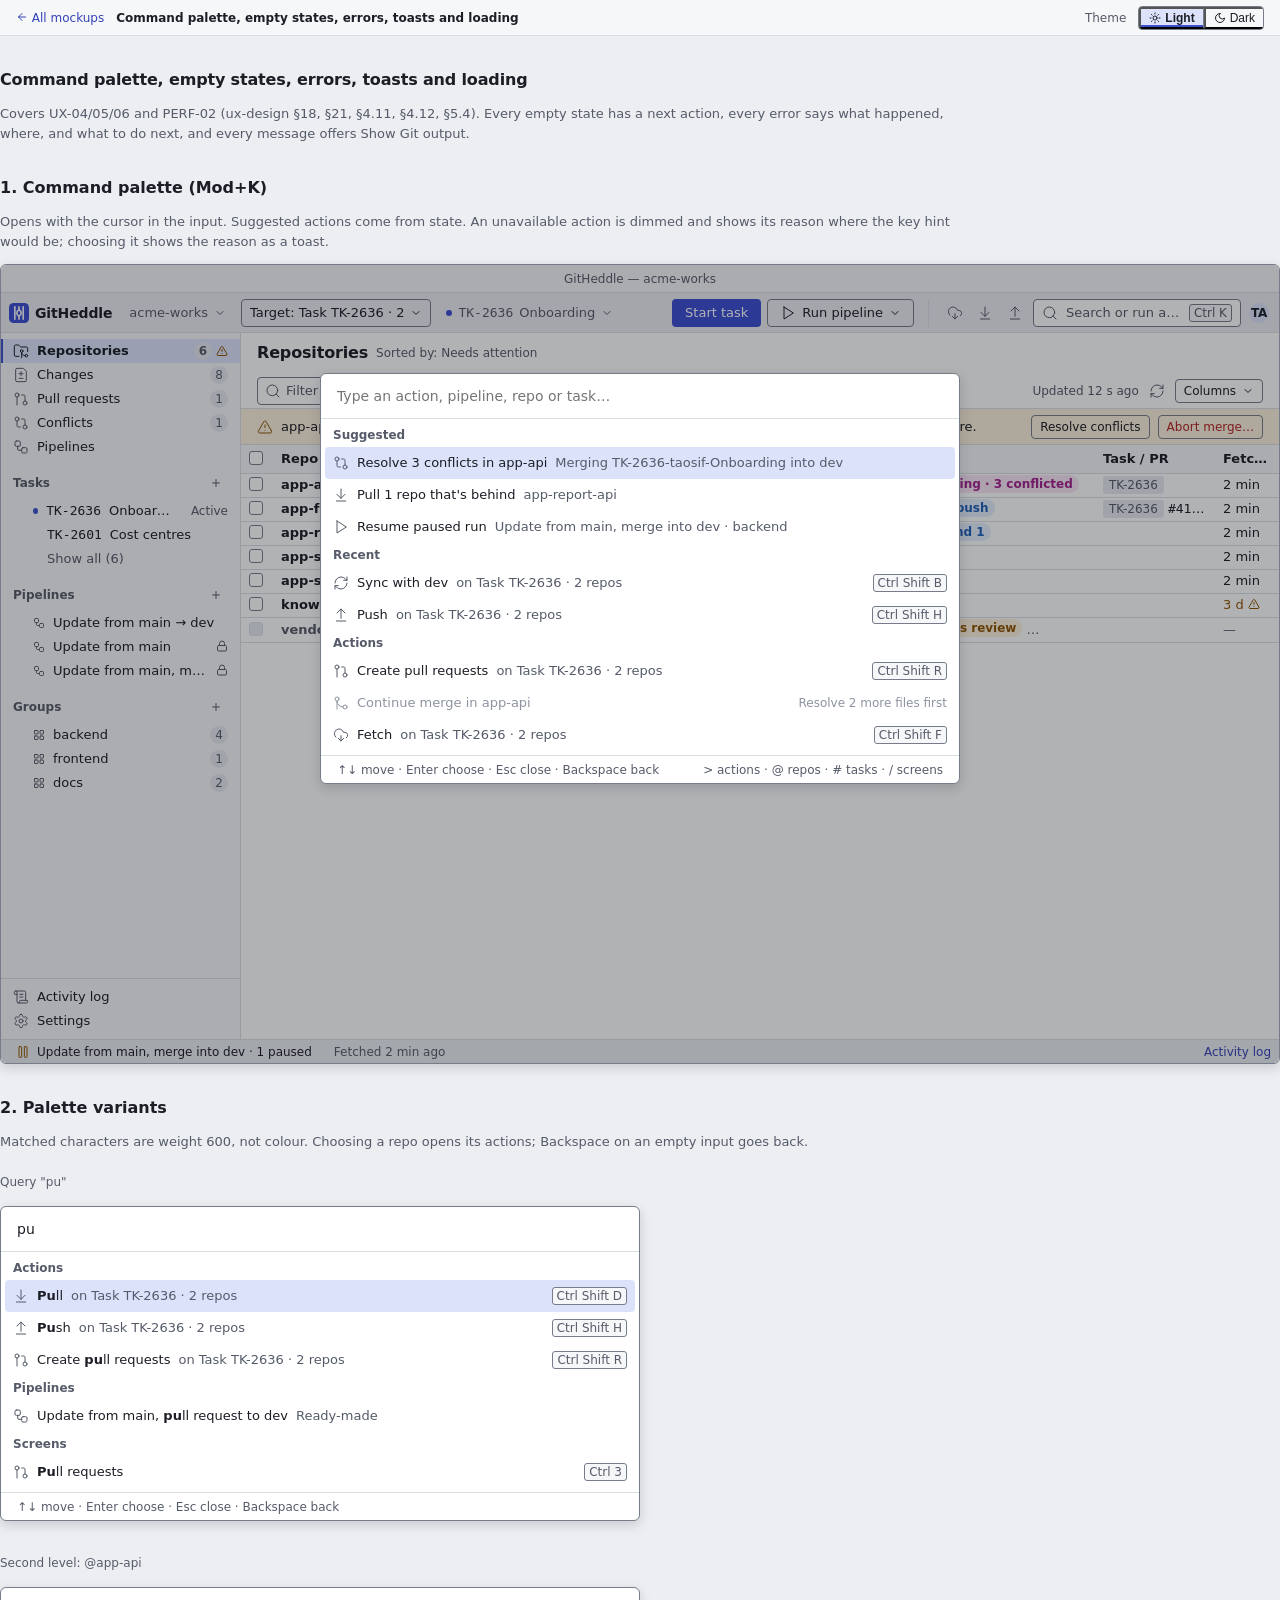
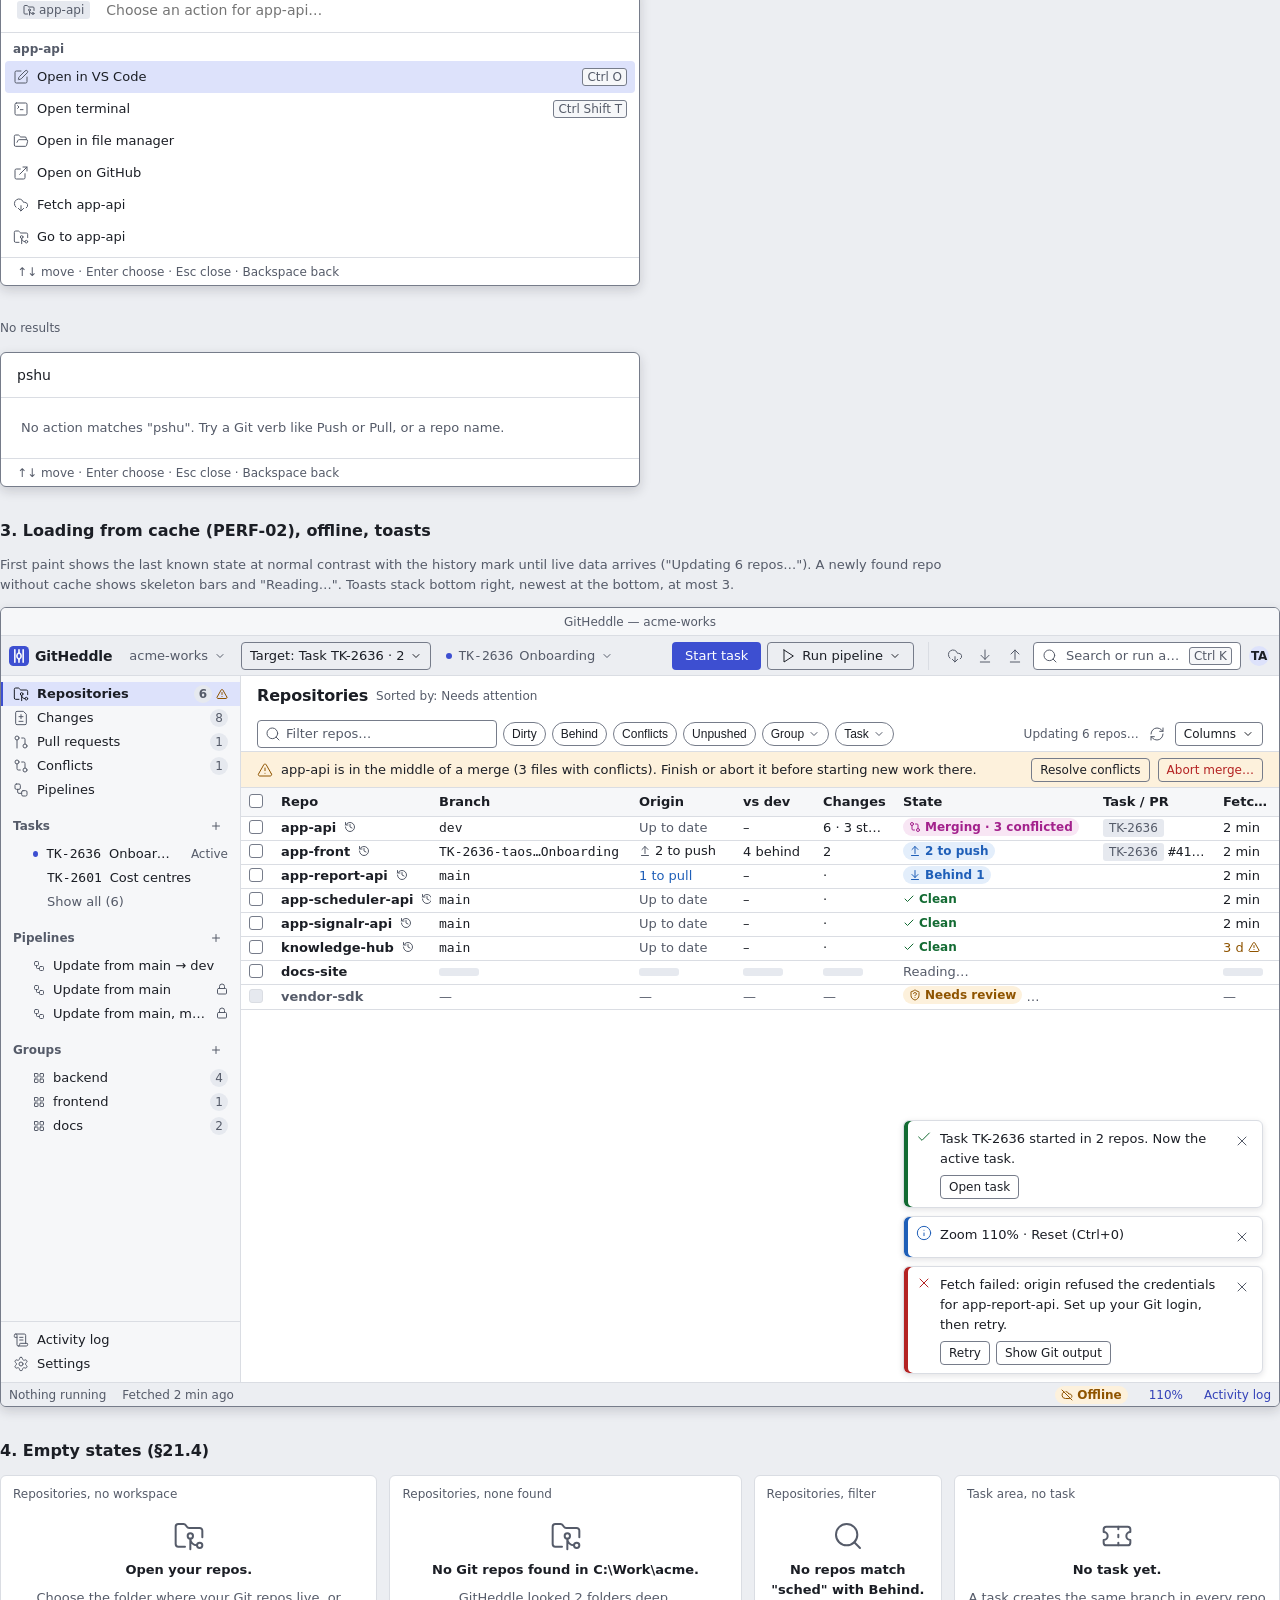
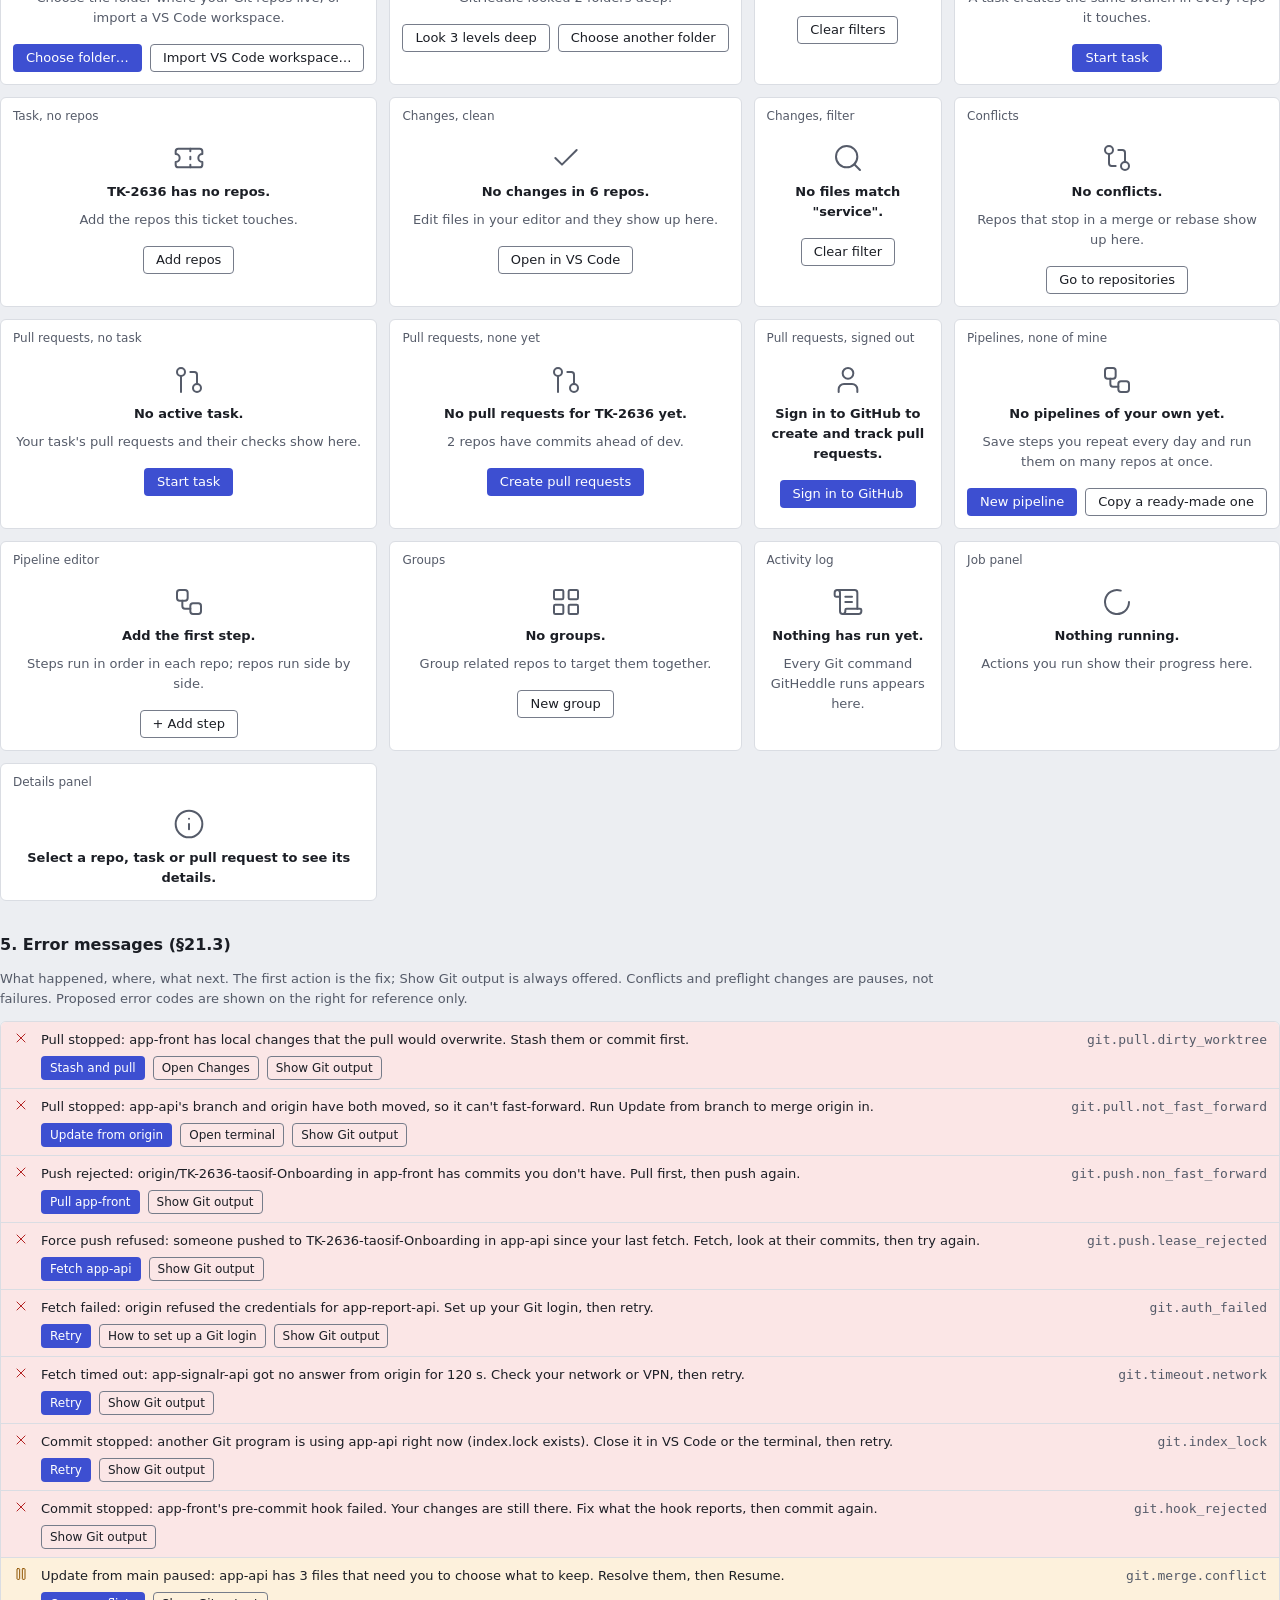
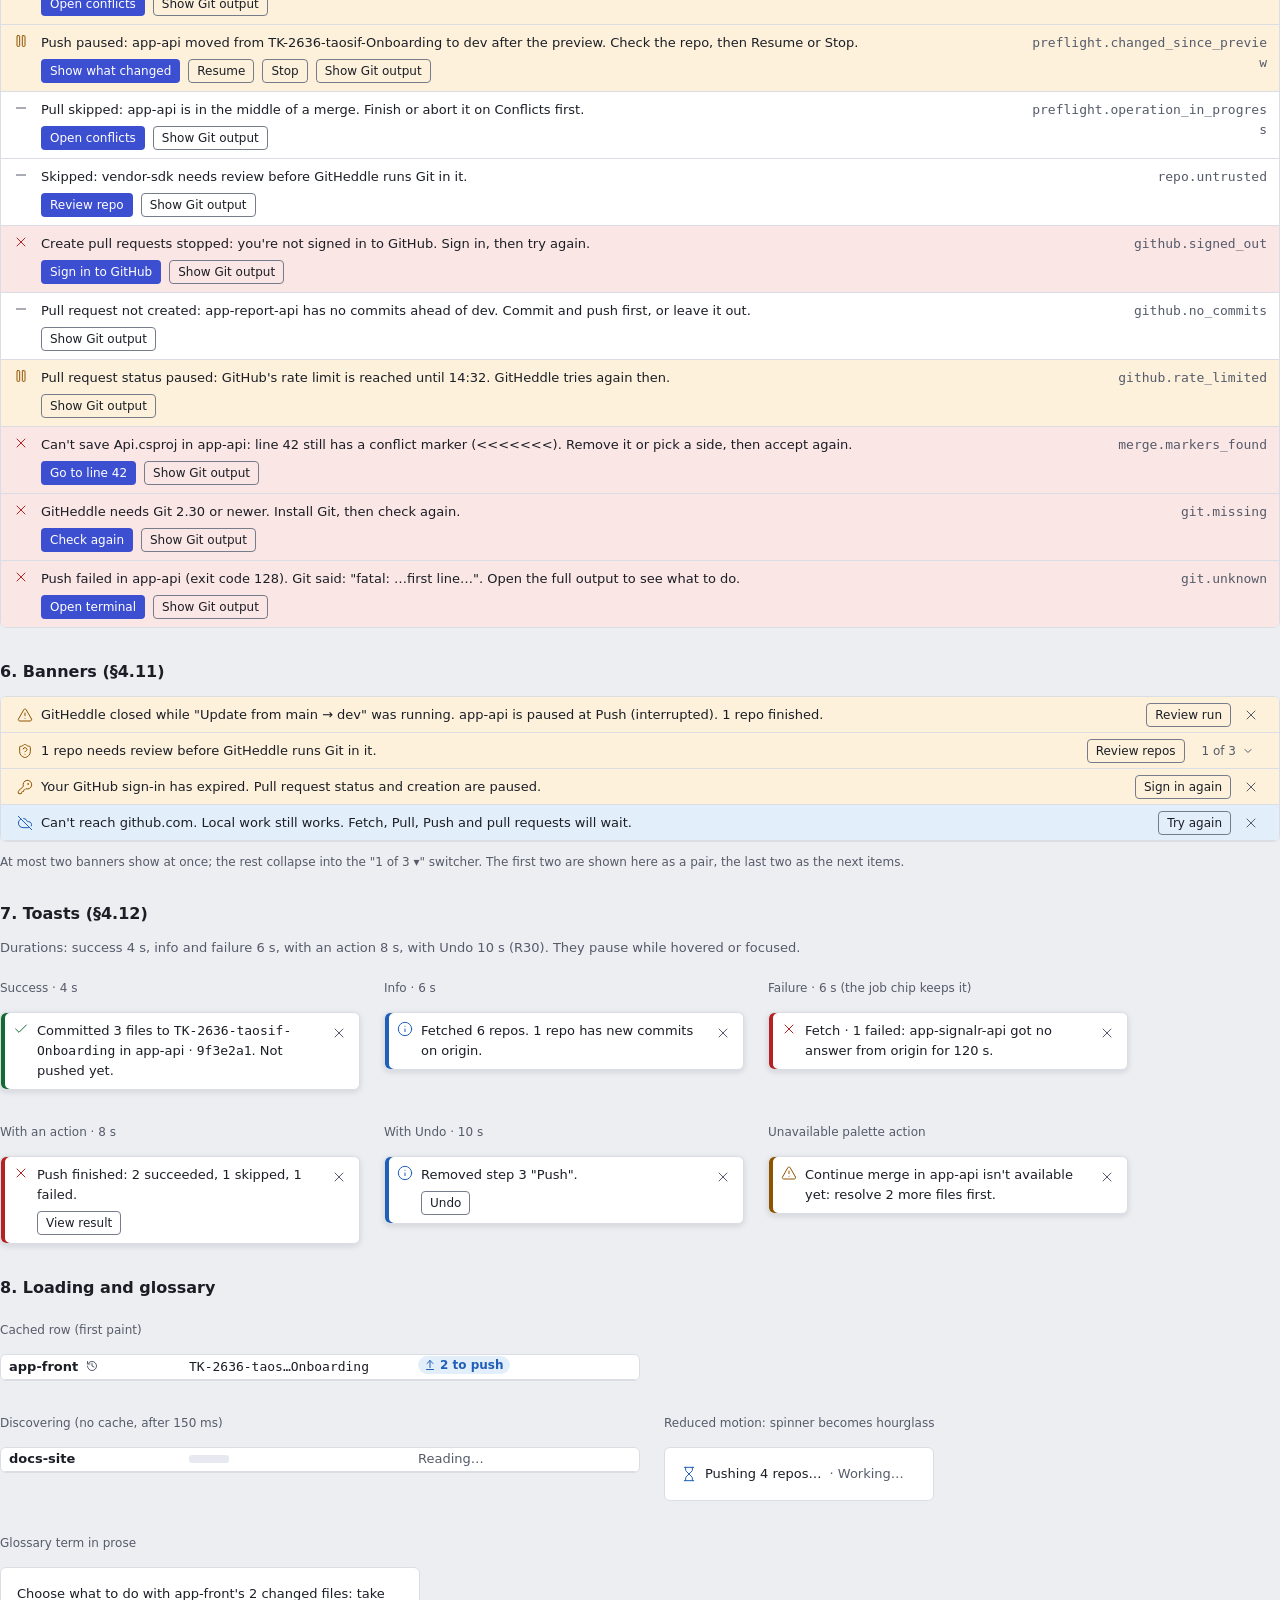
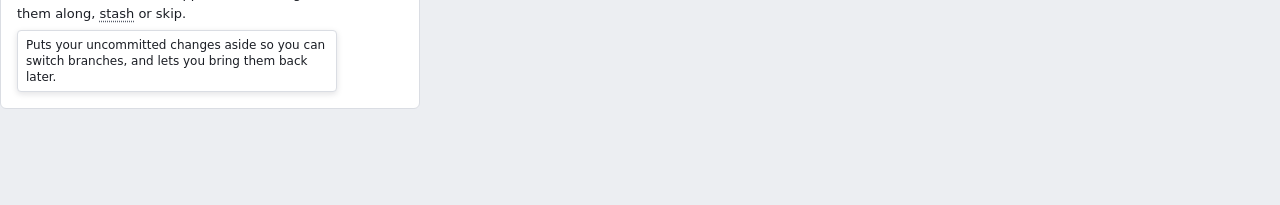
<file: docs/design/mockups/palette-states.html>
<!DOCTYPE html>
<html lang="en" data-theme="light">
<head>
<meta charset="utf-8">
<meta name="viewport" content="width=device-width, initial-scale=1">
<title>Command palette, empty states, errors, toasts and loading · GitHeddle mockup</title>
<link rel="stylesheet" href="tokens.css">
<style>
/* Mockup page chrome (outside the app window). Only token variables. */
body { background: var(--gh-surface-base); }
.mock-bar__title { font-weight: 600; }
.mock-page { display: flex; flex-direction: column; align-items: center; gap: var(--gh-space-8); padding: var(--gh-space-8) var(--gh-space-6) 6rem; }
.mock-section { width: 1280px; display: flex; flex-direction: column; gap: var(--gh-space-5); }
.mock-heading { font-size: var(--gh-text-screen-title-size); line-height: var(--gh-text-screen-title-lh); font-weight: 600; color: var(--gh-text-primary); }
.mock-desc { color: var(--gh-text-secondary); max-width: 60rem; }
.mock-window .gh-scrim { z-index: 20; }
.mock-window .gh-toast-region { position: absolute; z-index: 30; }
.mock-specimens { display: flex; flex-wrap: wrap; gap: var(--gh-space-7); align-items: flex-start; }
.mock-specimen { display: flex; flex-direction: column; gap: var(--gh-space-3); }
.mock-specimen--full { width: 100%; }
.mock-stage { background: var(--gh-surface-sunken); border: 1px solid var(--gh-border-subtle); border-radius: var(--gh-radius-lg); padding: var(--gh-space-6); }
.mock-stage--base { background: var(--gh-surface-base); }
.mock-window .gh-scrim--static, .mock-specimen .gh-scrim--static { border-radius: var(--gh-radius-lg); }
.mock-page .gh-scrim--static { min-height: 0; }

.mock-filter { width: 15rem; }
.gh-diff-collapsed { white-space: nowrap; overflow: hidden; }
.gh-toast__text .gh-btn-group { display: flex; flex-wrap: wrap; gap: var(--gh-space-3); margin-top: var(--gh-space-3); }

/* Small shell additions used only by these mockups */
.mock-body--rail { grid-template-columns: var(--gh-sidebar-rail) 1fr auto; }
.mock-rail { align-items: center; gap: var(--gh-space-1); padding: var(--gh-space-3) 0; overflow: visible; }
.mock-rail-item { position: relative; display: flex; align-items: center; justify-content: center; width: 2.5rem; height: 2.5rem; border-radius: var(--gh-radius-md); color: var(--gh-text-secondary); }
.mock-rail-item:hover { background: var(--gh-surface-hover); text-decoration: none; }
.mock-rail-item.is-selected { background: var(--gh-surface-selected); box-shadow: inset var(--gh-bar-width) 0 0 var(--gh-accent-indicator); }
.mock-rail-item.is-selected .gh-icon { color: var(--gh-text-primary); }
.mock-rail-count { position: absolute; top: -2px; right: -2px; height: 1rem; min-width: 1rem; font-size: var(--gh-text-caption-size); }
.mock-rail-bottom { width: 100%; display: flex; flex-direction: column; align-items: center; gap: var(--gh-space-1); }
.mock-topbar-tools { flex: 1; gap: var(--gh-space-3); }
.mock-picker { min-width: 0; padding: 0 var(--gh-space-4); gap: var(--gh-space-3); }
.mock-chip-title { max-width: 160px; }
.mock-flash { background: var(--gh-info-soft); }
.mock-search { display: inline-flex; align-items: center; gap: var(--gh-space-4); width: 13rem; height: var(--gh-control-md); padding: 0 var(--gh-space-4); font: inherit; background: var(--gh-surface-sunken); border: 1px solid var(--gh-border-strong); border-radius: var(--gh-radius-md); color: var(--gh-text-primary); text-align: left; }
.mock-search > .gh-truncate { flex: 1; }
.mock-disclosure { display: inline-flex; align-items: center; gap: var(--gh-space-2); padding: 0; border: 0; background: transparent; font: inherit; color: inherit; }
.mock-dot-space { width: 6px; flex: none; }
button.gh-jobchip { border: 0; background: transparent; font: inherit; font-size: inherit; }
button.gh-nav-item, button.gh-menu__item { border: 0; background: transparent; font: inherit; width: 100%; text-align: left; color: inherit; }
.gh-menu__item--danger { color: var(--gh-danger); }
.gh-nav-item .gh-count + .gh-icon, .gh-nav-item .gh-count + .gh-dot { margin-left: calc(-1 * var(--gh-space-2)); }
.mock-num-badge { display: inline-flex; align-items: center; justify-content: center; width: 1.125rem; height: 1.125rem; border-radius: var(--gh-radius-full); background: var(--gh-info-soft); color: var(--gh-info); box-shadow: inset 0 0 0 1px var(--gh-info); font-size: var(--gh-text-caption-size); line-height: 1; font-weight: 600; flex: none; }

/* Page-specific styles (token variables only) */

.mock-palscrim { padding-top: 12vh; }
.mock-pinput { display: flex; align-items: center; border-bottom: 1px solid var(--gh-border-subtle); }
.mock-pinput .gh-palette__input { border-bottom: 0; }
.mock-crumb { margin-left: var(--gh-space-6); gap: var(--gh-space-2); flex: none; }
.mock-ptitle { white-space: nowrap; }
.gh-palette__row .gh-kbd + .gh-kbd { margin-left: var(--gh-space-2); }
.mock-pempty { padding: var(--gh-space-6); color: var(--gh-text-secondary); }
.mock-palrow { display: flex; flex-wrap: wrap; gap: var(--gh-space-7); align-items: flex-start; }
.mock-emptygrid { display: grid; grid-template-columns: repeat(4, 1fr); gap: var(--gh-space-5); }
.mock-emptycard { margin: 0; background: var(--gh-surface-sunken); border: 1px solid var(--gh-border-subtle); border-radius: var(--gh-radius-lg); padding: 0 var(--gh-space-5) var(--gh-space-5); }
.mock-emptyin { margin: 0; padding: var(--gh-space-4) 0 0; }
.mock-errlist { display: flex; flex-direction: column; border: 1px solid var(--gh-border-subtle); border-radius: var(--gh-radius-lg); overflow: hidden; background: var(--gh-surface-sunken); }
.mock-err { display: grid; grid-template-columns: 1.25rem 1fr 15rem; gap: var(--gh-space-4); padding: var(--gh-space-4) var(--gh-space-5); border-bottom: 1px solid var(--gh-border-subtle); }
.mock-err:last-child { border-bottom: 0; }
.mock-err--failed { background: var(--gh-danger-soft); }
.mock-err--paused { background: var(--gh-warning-soft); }
.mock-err > code { text-align: right; overflow-wrap: anywhere; }
.mock-mt { margin-top: var(--gh-space-3); }
.mock-nopad { padding: 0; overflow: hidden; }
.mock-w1040 { width: 100%; }
.mock-w640 { width: 640px; } .mock-w420 { width: 420px; } .mock-w180 { width: 180px; }
.mock-termbtn { border: 0; background: transparent; padding: 0; font: inherit; color: inherit; }

.mock-topush { display: inline-flex; gap: var(--gh-space-2); color: var(--gh-text-primary); }
</style>
</head>
<body>
<svg width="0" height="0" style="position:absolute" aria-hidden="true" focusable="false"><symbol id="i-check" viewBox="0 0 24 24"><path d="M20 6 9 17l-5-5"/></symbol><symbol id="i-x" viewBox="0 0 24 24"><path d="M18 6 6 18"/><path d="m6 6 12 12"/></symbol><symbol id="i-minus" viewBox="0 0 24 24"><path d="M5 12h14"/></symbol><symbol id="i-plus" viewBox="0 0 24 24"><path d="M5 12h14"/><path d="M12 5v14"/></symbol><symbol id="i-pause" viewBox="0 0 24 24"><rect x="14" y="4" width="4" height="16" rx="1"/><rect x="6" y="4" width="4" height="16" rx="1"/></symbol><symbol id="i-circle" viewBox="0 0 24 24"><circle cx="12" cy="12" r="10"/></symbol><symbol id="i-circle-dot" viewBox="0 0 24 24"><circle cx="12" cy="12" r="10"/><circle cx="12" cy="12" r="1"/></symbol><symbol id="i-loader-circle" viewBox="0 0 24 24"><path d="M21 12a9 9 0 1 1-6.219-8.56"/></symbol><symbol id="i-octagon-x" viewBox="0 0 24 24"><path d="m15 9-6 6"/><path d="M2.586 16.726A2 2 0 0 1 2 15.312V8.688a2 2 0 0 1 .586-1.414l4.688-4.688A2 2 0 0 1 8.688 2h6.624a2 2 0 0 1 1.414.586l4.688 4.688A2 2 0 0 1 22 8.688v6.624a2 2 0 0 1-.586 1.414l-4.688 4.688a2 2 0 0 1-1.414.586H8.688a2 2 0 0 1-1.414-.586z"/><path d="m9 9 6 6"/></symbol><symbol id="i-triangle-alert" viewBox="0 0 24 24"><path d="m21.73 18-8-14a2 2 0 0 0-3.48 0l-8 14A2 2 0 0 0 4 21h16a2 2 0 0 0 1.73-3"/><path d="M12 9v4"/><path d="M12 17h.01"/></symbol><symbol id="i-shield" viewBox="0 0 24 24"><path d="M20 13c0 5-3.5 7.5-7.66 8.95a1 1 0 0 1-.67-.01C7.5 20.5 4 18 4 13V6a1 1 0 0 1 1-1c2 0 4.5-1.2 6.24-2.72a1.17 1.17 0 0 1 1.52 0C14.51 3.81 17 5 19 5a1 1 0 0 1 1 1z"/></symbol><symbol id="i-shield-question" viewBox="0 0 24 24"><path d="M20 13c0 5-3.5 7.5-7.66 8.95a1 1 0 0 1-.67-.01C7.5 20.5 4 18 4 13V6a1 1 0 0 1 1-1c2 0 4.5-1.2 6.24-2.72a1.17 1.17 0 0 1 1.52 0C14.51 3.81 17 5 19 5a1 1 0 0 1 1 1z"/><path d="M9.1 9a3 3 0 0 1 5.82 1c0 2-3 3-3 3"/><path d="M12 17h.01"/></symbol><symbol id="i-search" viewBox="0 0 24 24"><circle cx="11" cy="11" r="8"/><path d="m21 21-4.3-4.3"/></symbol><symbol id="i-chevron-right" viewBox="0 0 24 24"><path d="m9 18 6-6-6-6"/></symbol><symbol id="i-chevron-left" viewBox="0 0 24 24"><path d="m15 18-6-6 6-6"/></symbol><symbol id="i-chevron-down" viewBox="0 0 24 24"><path d="m6 9 6 6 6-6"/></symbol><symbol id="i-chevron-up" viewBox="0 0 24 24"><path d="m18 15-6-6-6 6"/></symbol><symbol id="i-arrow-left" viewBox="0 0 24 24"><path d="m12 19-7-7 7-7"/><path d="M19 12H5"/></symbol><symbol id="i-arrow-right" viewBox="0 0 24 24"><path d="M5 12h14"/><path d="m12 5 7 7-7 7"/></symbol><symbol id="i-arrow-up" viewBox="0 0 24 24"><path d="m5 12 7-7 7 7"/><path d="M12 19V5"/></symbol><symbol id="i-arrow-down" viewBox="0 0 24 24"><path d="M12 5v14"/><path d="m19 12-7 7-7-7"/></symbol><symbol id="i-arrow-down-to-line" viewBox="0 0 24 24"><path d="M12 17V3"/><path d="m6 11 6 6 6-6"/><path d="M19 21H5"/></symbol><symbol id="i-arrow-up-from-line" viewBox="0 0 24 24"><path d="m18 9-6-6-6 6"/><path d="M12 3v14"/><path d="M5 21h14"/></symbol><symbol id="i-cloud-download" viewBox="0 0 24 24"><path d="M12 13v8l-4-4"/><path d="m12 21 4-4"/><path d="M4.393 15.269A7 7 0 1 1 15.71 8h1.79a4.5 4.5 0 0 1 2.436 8.284"/></symbol><symbol id="i-cloud-off" viewBox="0 0 24 24"><path d="m2 2 20 20"/><path d="M5.782 5.782A7 7 0 0 0 9 19h8.5a4.5 4.5 0 0 0 1.307-.193"/><path d="M21.532 16.5A4.5 4.5 0 0 0 17.5 10h-1.79A7.008 7.008 0 0 0 10 5.07"/></symbol><symbol id="i-refresh-cw" viewBox="0 0 24 24"><path d="M3 12a9 9 0 0 1 9-9 9.75 9.75 0 0 1 6.74 2.74L21 8"/><path d="M21 3v5h-5"/><path d="M21 12a9 9 0 0 1-9 9 9.75 9.75 0 0 1-6.74-2.74L3 16"/><path d="M8 16H3v5"/></symbol><symbol id="i-git-branch" viewBox="0 0 24 24"><line x1="6" x2="6" y1="3" y2="15"/><circle cx="18" cy="6" r="3"/><circle cx="6" cy="18" r="3"/><path d="M18 9a9 9 0 0 1-9 9"/></symbol><symbol id="i-git-merge" viewBox="0 0 24 24"><circle cx="18" cy="18" r="3"/><circle cx="6" cy="6" r="3"/><path d="M6 21V9a9 9 0 0 0 9 9"/></symbol><symbol id="i-git-compare" viewBox="0 0 24 24"><circle cx="18" cy="18" r="3"/><circle cx="6" cy="6" r="3"/><path d="M13 6h3a2 2 0 0 1 2 2v7"/><path d="M11 18H8a2 2 0 0 1-2-2V9"/></symbol><symbol id="i-git-commit-horizontal" viewBox="0 0 24 24"><circle cx="12" cy="12" r="3"/><line x1="3" x2="9" y1="12" y2="12"/><line x1="15" x2="21" y1="12" y2="12"/></symbol><symbol id="i-git-pull-request" viewBox="0 0 24 24"><circle cx="18" cy="18" r="3"/><circle cx="6" cy="6" r="3"/><path d="M13 6h3a2 2 0 0 1 2 2v7"/><line x1="6" x2="6" y1="9" y2="21"/></symbol><symbol id="i-folder-git-2" viewBox="0 0 24 24"><path d="M9 20H4a2 2 0 0 1-2-2V5a2 2 0 0 1 2-2h3.9a2 2 0 0 1 1.69.9l.81 1.2a2 2 0 0 0 1.67.9H20a2 2 0 0 1 2 2v5"/><circle cx="13" cy="12" r="2"/><path d="M18 19c-2.8 0-5-2.2-5-5v8"/><circle cx="20" cy="19" r="2"/></symbol><symbol id="i-folder" viewBox="0 0 24 24"><path d="M20 20a2 2 0 0 0 2-2V8a2 2 0 0 0-2-2h-7.9a2 2 0 0 1-1.69-.9L9.6 3.9A2 2 0 0 0 7.93 3H4a2 2 0 0 0-2 2v13a2 2 0 0 0 2 2Z"/></symbol><symbol id="i-file-diff" viewBox="0 0 24 24"><path d="M15 2H6a2 2 0 0 0-2 2v16a2 2 0 0 0 2 2h12a2 2 0 0 0 2-2V7Z"/><path d="M9 10h6"/><path d="M12 13V7"/><path d="M9 17h6"/></symbol><symbol id="i-file" viewBox="0 0 24 24"><path d="M15 2H6a2 2 0 0 0-2 2v16a2 2 0 0 0 2 2h12a2 2 0 0 0 2-2V7Z"/><path d="M14 2v4a2 2 0 0 0 2 2h4"/></symbol><symbol id="i-workflow" viewBox="0 0 24 24"><rect width="8" height="8" x="3" y="3" rx="2"/><path d="M7 11v4a2 2 0 0 0 2 2h4"/><rect width="8" height="8" x="13" y="13" rx="2"/></symbol><symbol id="i-ticket" viewBox="0 0 24 24"><path d="M2 9a3 3 0 0 1 0 6v2a2 2 0 0 0 2 2h16a2 2 0 0 0 2-2v-2a3 3 0 0 1 0-6V7a2 2 0 0 0-2-2H4a2 2 0 0 0-2 2Z"/><path d="M13 5v2"/><path d="M13 17v2"/><path d="M13 11v2"/></symbol><symbol id="i-scroll-text" viewBox="0 0 24 24"><path d="M15 12h-5"/><path d="M15 8h-5"/><path d="M19 17V5a2 2 0 0 0-2-2H4"/><path d="M8 21h12a2 2 0 0 0 2-2v-1a1 1 0 0 0-1-1H11a1 1 0 0 0-1 1v1a2 2 0 1 1-4 0V5a2 2 0 1 0-4 0v2a1 1 0 0 0 1 1h3"/></symbol><symbol id="i-settings" viewBox="0 0 24 24"><path d="M12.22 2h-.44a2 2 0 0 0-2 2v.18a2 2 0 0 1-1 1.73l-.43.25a2 2 0 0 1-2 0l-.15-.08a2 2 0 0 0-2.73.73l-.22.38a2 2 0 0 0 .73 2.73l.15.1a2 2 0 0 1 1 1.72v.51a2 2 0 0 1-1 1.74l-.15.09a2 2 0 0 0-.73 2.73l.22.38a2 2 0 0 0 2.73.73l.15-.08a2 2 0 0 1 2 0l.43.25a2 2 0 0 1 1 1.73V20a2 2 0 0 0 2 2h.44a2 2 0 0 0 2-2v-.18a2 2 0 0 1 1-1.73l.43-.25a2 2 0 0 1 2 0l.15.08a2 2 0 0 0 2.73-.73l.22-.39a2 2 0 0 0-.73-2.73l-.15-.08a2 2 0 0 1-1-1.74v-.5a2 2 0 0 1 1-1.74l.15-.09a2 2 0 0 0 .73-2.73l-.22-.38a2 2 0 0 0-2.73-.73l-.15.08a2 2 0 0 1-2 0l-.43-.25a2 2 0 0 1-1-1.73V4a2 2 0 0 0-2-2z"/><circle cx="12" cy="12" r="3"/></symbol><symbol id="i-archive" viewBox="0 0 24 24"><rect width="20" height="5" x="2" y="3" rx="1"/><path d="M4 8v11a2 2 0 0 0 2 2h12a2 2 0 0 0 2-2V8"/><path d="M10 12h4"/></symbol><symbol id="i-play" viewBox="0 0 24 24"><polygon points="6 3 20 12 6 21 6 3"/></symbol><symbol id="i-undo-2" viewBox="0 0 24 24"><path d="M9 14 4 9l5-5"/><path d="M4 9h10.5a5.5 5.5 0 0 1 5.5 5.5a5.5 5.5 0 0 1-5.5 5.5H11"/></symbol><symbol id="i-square-pen" viewBox="0 0 24 24"><path d="M12 3H5a2 2 0 0 0-2 2v14a2 2 0 0 0 2 2h14a2 2 0 0 0 2-2v-7"/><path d="M18.375 2.625a1 1 0 0 1 3 3l-9.013 9.014a2 2 0 0 1-.853.505l-2.873.84a.5.5 0 0 1-.62-.62l.84-2.873a2 2 0 0 1 .506-.852z"/></symbol><symbol id="i-square-terminal" viewBox="0 0 24 24"><path d="m7 11 2-2-2-2"/><path d="M11 13h4"/><rect width="18" height="18" x="3" y="3" rx="2"/></symbol><symbol id="i-folder-open" viewBox="0 0 24 24"><path d="m6 14 1.5-2.9A2 2 0 0 1 9.24 10H20a2 2 0 0 1 1.94 2.5l-1.54 6a2 2 0 0 1-1.95 1.5H4a2 2 0 0 1-2-2V5a2 2 0 0 1 2-2h3.9a2 2 0 0 1 1.69.9l.81 1.2a2 2 0 0 0 1.67.9H18a2 2 0 0 1 2 2v2"/></symbol><symbol id="i-external-link" viewBox="0 0 24 24"><path d="M15 3h6v6"/><path d="M10 14 21 3"/><path d="M18 13v6a2 2 0 0 1-2 2H5a2 2 0 0 1-2-2V8a2 2 0 0 1 2-2h6"/></symbol><symbol id="i-ellipsis" viewBox="0 0 24 24"><circle cx="12" cy="12" r="1"/><circle cx="19" cy="12" r="1"/><circle cx="5" cy="12" r="1"/></symbol><symbol id="i-list-collapse" viewBox="0 0 24 24"><path d="m3 10 2.5-2.5L3 5"/><path d="m3 19 2.5-2.5L3 14"/><path d="M10 6h11"/><path d="M10 12h11"/><path d="M10 18h11"/></symbol><symbol id="i-trash-2" viewBox="0 0 24 24"><path d="M3 6h18"/><path d="M19 6v14c0 1-1 2-2 2H7c-1 0-2-1-2-2V6"/><path d="M8 6V4c0-1 1-2 2-2h4c1 0 2 1 2 2v2"/><line x1="10" x2="10" y1="11" y2="17"/><line x1="14" x2="14" y1="11" y2="17"/></symbol><symbol id="i-pencil" viewBox="0 0 24 24"><path d="M21.174 6.812a1 1 0 0 0-3.986-3.987L3.842 16.174a2 2 0 0 0-.5.83l-1.321 4.352a.5.5 0 0 0 .623.622l4.353-1.32a2 2 0 0 0 .83-.497z"/><path d="m15 5 4 4"/></symbol><symbol id="i-lock" viewBox="0 0 24 24"><rect width="18" height="11" x="3" y="11" rx="2" ry="2"/><path d="M7 11V7a5 5 0 0 1 10 0v4"/></symbol><symbol id="i-circle-help" viewBox="0 0 24 24"><circle cx="12" cy="12" r="10"/><path d="M9.09 9a3 3 0 0 1 5.83 1c0 2-3 3-3 3"/><path d="M12 17h.01"/></symbol><symbol id="i-info" viewBox="0 0 24 24"><circle cx="12" cy="12" r="10"/><path d="M12 16v-4"/><path d="M12 8h.01"/></symbol><symbol id="i-history" viewBox="0 0 24 24"><path d="M3 12a9 9 0 1 0 9-9 9.75 9.75 0 0 0-6.74 2.74L3 8"/><path d="M3 3v5h5"/><path d="M12 7v5l4 2"/></symbol><symbol id="i-rotate-ccw" viewBox="0 0 24 24"><path d="M3 12a9 9 0 1 0 9-9 9.75 9.75 0 0 0-6.74 2.74L3 8"/><path d="M3 3v5h5"/></symbol><symbol id="i-grip-vertical" viewBox="0 0 24 24"><circle cx="9" cy="12" r="1"/><circle cx="9" cy="5" r="1"/><circle cx="9" cy="19" r="1"/><circle cx="15" cy="12" r="1"/><circle cx="15" cy="5" r="1"/><circle cx="15" cy="19" r="1"/></symbol><symbol id="i-hourglass" viewBox="0 0 24 24"><path d="M5 22h14"/><path d="M5 2h14"/><path d="M17 22v-4.172a2 2 0 0 0-.586-1.414L12 12l-4.414 4.414A2 2 0 0 0 7 17.828V22"/><path d="M7 2v4.172a2 2 0 0 0 .586 1.414L12 12l4.414-4.414A2 2 0 0 0 17 6.172V2"/></symbol><symbol id="i-columns-2" viewBox="0 0 24 24"><rect width="18" height="18" x="3" y="3" rx="2"/><path d="M12 3v18"/></symbol><symbol id="i-rows-2" viewBox="0 0 24 24"><rect width="18" height="18" x="3" y="3" rx="2"/><path d="M3 12h18"/></symbol><symbol id="i-user" viewBox="0 0 24 24"><path d="M19 21v-2a4 4 0 0 0-4-4H9a4 4 0 0 0-4 4v2"/><circle cx="12" cy="7" r="4"/></symbol><symbol id="i-copy" viewBox="0 0 24 24"><rect width="14" height="14" x="8" y="8" rx="2" ry="2"/><path d="M4 16c-1.1 0-2-.9-2-2V4c0-1.1.9-2 2-2h10c2 0 2 .9 2 2"/></symbol><symbol id="i-pin" viewBox="0 0 24 24"><path d="M12 17v5"/><path d="M9 10.76a2 2 0 0 1-1.11 1.79l-1.78.9A2 2 0 0 0 5 15.24V16a1 1 0 0 0 1 1h12a1 1 0 0 0 1-1v-.76a2 2 0 0 0-1.11-1.79l-1.78-.9A2 2 0 0 1 15 10.76V7a1 1 0 0 1 1-1 2 2 0 0 0 0-4H8a2 2 0 0 0 0 4 1 1 0 0 1 1 1z"/></symbol><symbol id="i-split" viewBox="0 0 24 24"><path d="M16 3h5v5"/><path d="M8 3H3v5"/><path d="M12 22v-8.3a4 4 0 0 0-1.172-2.872L3 3"/><path d="m15 9 6-6"/></symbol><symbol id="i-unlink" viewBox="0 0 24 24"><path d="m18.84 12.25 1.72-1.71h-.02a5.004 5.004 0 0 0-.12-7.07 5.006 5.006 0 0 0-6.95 0l-1.72 1.71"/><path d="m5.17 11.75-1.71 1.71a5.004 5.004 0 0 0 .12 7.07 5.006 5.006 0 0 0 6.95 0l1.71-1.71"/><line x1="8" x2="8" y1="2" y2="5"/><line x1="2" x2="5" y1="8" y2="8"/><line x1="16" x2="16" y1="19" y2="22"/><line x1="19" x2="22" y1="16" y2="16"/></symbol><symbol id="i-key-round" viewBox="0 0 24 24"><path d="M2.586 17.414A2 2 0 0 0 2 18.828V21a1 1 0 0 0 1 1h3a1 1 0 0 0 1-1v-1a1 1 0 0 1 1-1h1a1 1 0 0 0 1-1v-1a1 1 0 0 1 1-1h.172a2 2 0 0 0 1.414-.586l.814-.814a6.5 6.5 0 1 0-4-4z"/><circle cx="16.5" cy="7.5" r=".5"/></symbol><symbol id="i-sun" viewBox="0 0 24 24"><circle cx="12" cy="12" r="4"/><path d="M12 2v2"/><path d="M12 20v2"/><path d="m4.93 4.93 1.41 1.41"/><path d="m17.66 17.66 1.41 1.41"/><path d="M2 12h2"/><path d="M20 12h2"/><path d="m6.34 17.66-1.41 1.41"/><path d="m19.07 4.93-1.41 1.41"/></symbol><symbol id="i-moon" viewBox="0 0 24 24"><path d="M12 3a6 6 0 0 0 9 9 9 9 0 1 1-9-9Z"/></symbol><symbol id="i-layout-grid" viewBox="0 0 24 24"><rect width="7" height="7" x="3" y="3" rx="1"/><rect width="7" height="7" x="14" y="3" rx="1"/><rect width="7" height="7" x="14" y="14" rx="1"/><rect width="7" height="7" x="3" y="14" rx="1"/></symbol></svg>
<div class="gh-mock-bar" role="region" aria-label="Mockup controls">
  <a href="index.html" class="gh-link"><svg class="gh-icon gh-icon--sm gh-icon--inherit" aria-hidden="true" focusable="false"><use href="#i-arrow-left"/></svg> All mockups</a>
  <span class="mock-bar__title">Command palette, empty states, errors, toasts and loading</span>
  <span class="gh-spacer"></span>
  <span class="gh-caption gh-secondary" id="theme-label">Theme</span>
  <div class="gh-segmented" role="group" aria-labelledby="theme-label">
    <button type="button" class="is-selected" data-theme-choice="light" aria-pressed="true"><svg class="gh-icon gh-icon--sm gh-icon--inherit" aria-hidden="true" focusable="false"><use href="#i-sun"/></svg>Light</button>
    <button type="button" data-theme-choice="dark" aria-pressed="false"><svg class="gh-icon gh-icon--sm gh-icon--inherit" aria-hidden="true" focusable="false"><use href="#i-moon"/></svg>Dark</button>
  </div>
</div>
<div class="mock-page">
<section class="mock-section" aria-labelledby="page-intro">
  <h1 id="page-intro" class="mock-heading">Command palette, empty states, errors, toasts and loading</h1>
  <p class="mock-desc">Covers UX-04/05/06 and PERF-02 (ux-design §18, §21, §4.11, §4.12, §5.4). Every empty state has a next action, every error says what happened, where, and what to do next, and every message offers Show Git output.</p>
</section>
<section class="mock-section" aria-labelledby="w1-h">
  <h2 id="w1-h" class="mock-heading">1. Command palette (Mod+K)</h2>
  <p class="mock-desc">Opens with the cursor in the input. Suggested actions come from state. An unavailable action is dimmed and shows its reason where the key hint would be; choosing it shows the reason as a toast.</p>
  <div class="gh-mock-window mock-window" role="region" aria-label="Command palette over the dashboard">
<div class="gh-mock-osbar" aria-hidden="true">GitHeddle — acme-works</div>
<div class="gh-shell">
<a class="gh-sr-only" href="#main-w1">Skip to main content</a>
<header class="gh-topbar" role="banner">
  <div class="gh-wordmark"><svg class="gh-logo" width="20" height="20" viewBox="0 0 24 24" aria-hidden="true" focusable="false"><rect width="24" height="24" rx="5.5"/><g><path d="M7 4.5v15M17 4.5v15"/><path d="M12 4.5v3.5c0 0-2.6 1.2-2.6 4s2.6 4 2.6 4v3.5"/><path d="M12 8c0 0 2.6 1.2 2.6 4s-2.6 4-2.6 4"/></g></svg><span>GitHeddle</span></div>
  <div class="gh-hstack mock-topbar-tools" role="toolbar" aria-label="App actions">
    <button class="gh-btn gh-btn--ghost mock-picker" aria-haspopup="menu" title="Workspace: acme-works. Open folder, import a VS Code workspace or rescan.">acme-works <svg class="gh-icon gh-icon--sm" aria-hidden="true" focusable="false"><use href="#i-chevron-down"/></svg></button>
    <button class="gh-btn mock-picker" role="combobox" aria-expanded="false" aria-haspopup="listbox" aria-label="Target: Task TK-2636, 2 repos" title="Fetch, Pull, Push and pipelines act on these repos.">Target: Task TK-2636 · 2 <svg class="gh-icon gh-icon--sm" aria-hidden="true" focusable="false"><use href="#i-chevron-down"/></svg></button>
    
    <button class="gh-btn gh-btn--ghost mock-picker" aria-haspopup="menu" aria-label="Active task: TK-2636 Onboarding, 2 repos. Task actions"><span class="gh-dot gh-dot--accent" aria-hidden="true"></span><span class="gh-code">TK-2636</span><span class="gh-truncate mock-chip-title">Onboarding</span><svg class="gh-icon gh-icon--sm" aria-hidden="true" focusable="false"><use href="#i-chevron-down"/></svg></button>
    <span class="gh-topbar__spacer"></span>
    <button class="gh-btn gh-btn--primary" title="Creates the task branch from the latest base in each repo you pick, after a preview.">Start task</button>
    <button class="gh-btn" aria-haspopup="menu" title="Runs a saved list of Git steps on the target repos, after a preview."><svg class="gh-icon " aria-hidden="true" focusable="false"><use href="#i-play"/></svg>Run pipeline <svg class="gh-icon gh-icon--sm" aria-hidden="true" focusable="false"><use href="#i-chevron-down"/></svg></button>
    <span class="gh-vdivider" aria-hidden="true"></span>
    <button class="gh-btn gh-btn--icon" aria-label="Fetch 2 repos" title="Fetches 2 repos (Task TK-2636). Downloads new commits from origin without changing any of your branches."><svg class="gh-icon " aria-hidden="true" focusable="false"><use href="#i-cloud-download"/></svg></button>
    <button class="gh-btn gh-btn--icon" aria-label="Pull 2 repos" title="Pulls 2 repos (Task TK-2636). Brings new commits from origin. Stops if it can't fast-forward."><svg class="gh-icon " aria-hidden="true" focusable="false"><use href="#i-arrow-down-to-line"/></svg></button>
    <button class="gh-btn gh-btn--icon" aria-label="Push 2 repos" title="Pushes 2 repos (Task TK-2636). Sends your new commits to origin. Never force-pushes."><svg class="gh-icon " aria-hidden="true" focusable="false"><use href="#i-arrow-up-from-line"/></svg></button>
    <button class="mock-search" aria-label="Search or run a command (Ctrl+K)"><svg class="gh-icon " aria-hidden="true" focusable="false"><use href="#i-search"/></svg><span class="gh-truncate gh-secondary">Search or run a command…</span><kbd class="gh-kbd">Ctrl K</kbd></button>
    <button class="gh-btn gh-btn--icon" aria-label="Signed in to GitHub as dev-taosif-net. Account menu" title="Signed in as dev-taosif-net"><span class="gh-initials gh-initials--sm">TA</span></button>
  </div>
</header>
<div class="gh-shell__body">
<nav class="gh-sidebar" aria-label="Main">
  <a href="#" class="gh-nav-item is-selected" aria-label="Repositories, 6 repos, 1 needs review" aria-current="page"><svg class="gh-icon " aria-hidden="true" focusable="false"><use href="#i-folder-git-2"/></svg><span>Repositories</span><span class="gh-count">6</span><svg class="gh-icon gh-icon--sm" style="color:var(--gh-warning)" aria-hidden="true" focusable="false"><use href="#i-triangle-alert"/></svg></a>
  <a href="#" class="gh-nav-item" aria-label="Changes, 8 files"><svg class="gh-icon " aria-hidden="true" focusable="false"><use href="#i-file-diff"/></svg><span>Changes</span><span class="gh-count">8</span></a>
  <a href="#" class="gh-nav-item" aria-label="Pull requests, 1 open"><svg class="gh-icon " aria-hidden="true" focusable="false"><use href="#i-git-pull-request"/></svg><span>Pull requests</span><span class="gh-count">1</span></a>
  <a href="#" class="gh-nav-item" aria-label="Conflicts, 1 repo needs you" title="1 repo, 3 conflicted files"><svg class="gh-icon " aria-hidden="true" focusable="false"><use href="#i-git-compare"/></svg><span>Conflicts</span><span class="gh-count">1</span></a>
  <a href="#" class="gh-nav-item" aria-label="Pipelines"><svg class="gh-icon " aria-hidden="true" focusable="false"><use href="#i-workflow"/></svg><span>Pipelines</span><span class="gh-spacer"></span></a>
  <div class="gh-sidebar__group"><button class="mock-disclosure" aria-expanded="true"><h2 class="gh-section-title">Tasks</h2></button><button class="gh-btn gh-btn--icon" aria-label="Start task" title="Start task"><svg class="gh-icon gh-icon--sm" aria-hidden="true" focusable="false"><use href="#i-plus"/></svg></button></div>
  <a href="#" class="gh-nav-item gh-nav-item--sub " aria-label="TK-2636 Onboarding, active task"><span class="gh-dot gh-dot--accent" aria-hidden="true"></span><span class="gh-code">TK-2636</span><span class="gh-truncate">Onboarding</span><span class="gh-spacer"></span><span class="gh-caption gh-secondary">Active</span></a>
  <a href="#" class="gh-nav-item gh-nav-item--sub "><span class="mock-dot-space" aria-hidden="true"></span><span class="gh-code">TK-2601</span><span class="gh-truncate">Cost centres</span></a>
  <a href="#" class="gh-nav-item gh-nav-item--sub "><span class="mock-dot-space" aria-hidden="true"></span><span class="gh-secondary">Show all (6)</span></a>
  <div class="gh-sidebar__group"><button class="mock-disclosure" aria-expanded="true"><h2 class="gh-section-title">Pipelines</h2></button><button class="gh-btn gh-btn--icon" aria-label="New pipeline" title="New pipeline"><svg class="gh-icon gh-icon--sm" aria-hidden="true" focusable="false"><use href="#i-plus"/></svg></button></div>
  <a href="#" class="gh-nav-item gh-nav-item--sub "><svg class="gh-icon gh-icon--sm" aria-hidden="true" focusable="false"><use href="#i-workflow"/></svg><span class="gh-truncate">Update from main → dev</span></a>
  <a href="#" class="gh-nav-item gh-nav-item--sub "><svg class="gh-icon gh-icon--sm" aria-hidden="true" focusable="false"><use href="#i-workflow"/></svg><span class="gh-truncate">Update from main</span><span class="gh-spacer"></span><span title="Ready-made. Duplicate it to change it"><svg class="gh-icon gh-icon--sm" aria-hidden="true" focusable="false"><use href="#i-lock"/></svg></span></a>
  <a href="#" class="gh-nav-item gh-nav-item--sub "><svg class="gh-icon gh-icon--sm" aria-hidden="true" focusable="false"><use href="#i-workflow"/></svg><span class="gh-truncate">Update from main, merge into dev</span><span title="Ready-made. Duplicate it to change it"><svg class="gh-icon gh-icon--sm" aria-hidden="true" focusable="false"><use href="#i-lock"/></svg></span></a>
  <div class="gh-sidebar__group"><button class="mock-disclosure" aria-expanded="true"><h2 class="gh-section-title">Groups</h2></button><button class="gh-btn gh-btn--icon" aria-label="New group" title="New group"><svg class="gh-icon gh-icon--sm" aria-hidden="true" focusable="false"><use href="#i-plus"/></svg></button></div>
  <a href="#" class="gh-nav-item gh-nav-item--sub "><svg class="gh-icon gh-icon--sm" aria-hidden="true" focusable="false"><use href="#i-layout-grid"/></svg><span>backend</span><span class="gh-count">4</span></a>
  <a href="#" class="gh-nav-item gh-nav-item--sub "><svg class="gh-icon gh-icon--sm" aria-hidden="true" focusable="false"><use href="#i-layout-grid"/></svg><span>frontend</span><span class="gh-count">1</span></a>
  <a href="#" class="gh-nav-item gh-nav-item--sub "><svg class="gh-icon gh-icon--sm" aria-hidden="true" focusable="false"><use href="#i-layout-grid"/></svg><span>docs</span><span class="gh-count">2</span></a>
  <div class="gh-sidebar__bottom">
    <a href="#" class="gh-nav-item"><svg class="gh-icon " aria-hidden="true" focusable="false"><use href="#i-scroll-text"/></svg><span>Activity log</span></a>
    <a href="#" class="gh-nav-item"><svg class="gh-icon " aria-hidden="true" focusable="false"><use href="#i-settings"/></svg><span>Settings</span></a>
  </div>
</nav>
<main class="gh-main" id="main-w1" aria-label="Repositories">
<div class="gh-screen-header"><h1 class="gh-screen-title">Repositories</h1><span class="gh-caption gh-secondary">Sorted by: Needs attention</span></div>
  <div class="gh-toolbar" role="toolbar" aria-label="Filters">
    <label class="gh-search"><span class="gh-sr-only">Filter repos</span><svg class="gh-icon " aria-hidden="true" focusable="false"><use href="#i-search"/></svg><input class="gh-input mock-filter" placeholder="Filter repos…"></label>
    <button class="gh-chip" aria-pressed="false">Dirty</button><button class="gh-chip" aria-pressed="false">Behind</button><button class="gh-chip" aria-pressed="false">Conflicts</button><button class="gh-chip" aria-pressed="false">Unpushed</button>
    <button class="gh-chip">Group <svg class="gh-icon gh-icon--sm" aria-hidden="true" focusable="false"><use href="#i-chevron-down"/></svg></button><button class="gh-chip">Task <svg class="gh-icon gh-icon--sm" aria-hidden="true" focusable="false"><use href="#i-chevron-down"/></svg></button>
    <span class="gh-spacer"></span>
    <span class="gh-caption gh-secondary" aria-live="polite">Updated 12 s ago</span>
    <button class="gh-btn gh-btn--icon" aria-label="Refresh status" title="Re-reads every repo’s status from Git. F5"><svg class="gh-icon " aria-hidden="true" focusable="false"><use href="#i-refresh-cw"/></svg></button>
    <button class="gh-btn gh-btn--sm">Columns <svg class="gh-icon gh-icon--sm" aria-hidden="true" focusable="false"><use href="#i-chevron-down"/></svg></button>
  </div>
  <div class="gh-banner gh-banner--warning" role="status"><svg class="gh-icon " aria-hidden="true" focusable="false"><use href="#i-triangle-alert"/></svg><span class="gh-banner__text">app-api is in the middle of a merge (3 files with conflicts). Finish or abort it before starting new work there.</span><button class="gh-btn gh-btn--sm">Resolve conflicts</button><button class="gh-btn gh-btn--sm gh-btn--danger-text">Abort merge…</button></div>
  <div class="gh-pane__body">
  <table class="gh-table" aria-label="Repositories">
    <colgroup><col style="width:32px"><col><col style="width:200px"><col style="width:104px"><col style="width:80px"><col style="width:80px"><col style="width:200px"><col style="width:120px"><col style="width:64px"></colgroup>
    <thead><tr><th><span class="gh-check " role="checkbox" aria-checked="false" tabindex="0" aria-label="Select all 6 visible"></span></th><th>Repo</th><th>Branch</th><th>Origin</th><th>vs dev</th><th>Changes</th><th>State</th><th>Task / PR</th><th>Fetched</th></tr></thead>
    <tbody><tr>
      <td><span class="gh-check " role="checkbox" aria-checked="false" tabindex="0" aria-label="Select app-api"></span></td>
      <td><span class="gh-hstack"><span class="gh-strong">app-api</span></span></td>
      <td class="gh-code">dev</td>
      <td>Up to date</td>
      <td>–</td>
      <td>6 · 3 staged</td>
      <td><span class="gh-pill gh-pill--conflict" title="app-api is in the middle of a merge with 3 conflicted files."><svg class="gh-icon " aria-hidden="true" focusable="false"><use href="#i-git-compare"/></svg>Merging · 3 conflicted</span></td>
      <td><span class="gh-badge">TK-2636</span></td>
      <td>2 min</td>
    </tr><tr>
      <td><span class="gh-check " role="checkbox" aria-checked="false" tabindex="0" aria-label="Select app-front"></span></td>
      <td><span class="gh-hstack"><span class="gh-strong">app-front</span></span></td>
      <td class="gh-code">TK-2636-taos…Onboarding</td>
      <td><span class="gh-hstack mock-topush"><svg class="gh-icon gh-icon--sm" aria-hidden="true" focusable="false"><use href="#i-arrow-up-from-line"/></svg>2 to push</span></td>
      <td>4 behind</td>
      <td>2</td>
      <td><span class="gh-pill gh-pill--info" title="Has 2 commits that origin doesn’t have yet."><svg class="gh-icon " aria-hidden="true" focusable="false"><use href="#i-arrow-up-from-line"/></svg>2 to push</span></td>
      <td><span class="gh-badge">TK-2636</span> <span class="gh-code">#412</span> <svg class="gh-icon gh-icon--sm" style="color:var(--gh-success)" aria-hidden="true" focusable="false"><use href="#i-check"/></svg></td>
      <td>2 min</td>
    </tr><tr>
      <td><span class="gh-check " role="checkbox" aria-checked="false" tabindex="0" aria-label="Select app-report-api"></span></td>
      <td><span class="gh-hstack"><span class="gh-strong">app-report-api</span></span></td>
      <td class="gh-code">main</td>
      <td><span style="color:var(--gh-info)">1 to pull</span></td>
      <td>–</td>
      <td>·</td>
      <td><span class="gh-pill gh-pill--info" title="origin has 1 commit this branch doesn’t have."><svg class="gh-icon " aria-hidden="true" focusable="false"><use href="#i-arrow-down-to-line"/></svg>Behind 1</span></td>
      <td></td>
      <td>2 min</td>
    </tr><tr>
      <td><span class="gh-check " role="checkbox" aria-checked="false" tabindex="0" aria-label="Select app-scheduler-api"></span></td>
      <td><span class="gh-hstack"><span class="gh-strong">app-scheduler-api</span></span></td>
      <td class="gh-code">main</td>
      <td>Up to date</td>
      <td>–</td>
      <td>·</td>
      <td><span class="gh-pill gh-pill--clean"><svg class="gh-icon " aria-hidden="true" focusable="false"><use href="#i-check"/></svg>Clean</span></td>
      <td></td>
      <td>2 min</td>
    </tr><tr>
      <td><span class="gh-check " role="checkbox" aria-checked="false" tabindex="0" aria-label="Select app-signalr-api"></span></td>
      <td><span class="gh-hstack"><span class="gh-strong">app-signalr-api</span></span></td>
      <td class="gh-code">main</td>
      <td>Up to date</td>
      <td>–</td>
      <td>·</td>
      <td><span class="gh-pill gh-pill--clean"><svg class="gh-icon " aria-hidden="true" focusable="false"><use href="#i-check"/></svg>Clean</span></td>
      <td></td>
      <td>2 min</td>
    </tr><tr>
      <td><span class="gh-check " role="checkbox" aria-checked="false" tabindex="0" aria-label="Select knowledge-hub"></span></td>
      <td><span class="gh-hstack"><span class="gh-strong">knowledge-hub</span></span></td>
      <td class="gh-code">main</td>
      <td>Up to date</td>
      <td>–</td>
      <td>·</td>
      <td><span class="gh-pill gh-pill--clean"><svg class="gh-icon " aria-hidden="true" focusable="false"><use href="#i-check"/></svg>Clean</span></td>
      <td></td>
      <td><span style="color:var(--gh-warning)" title="Last fetched 3 days ago. Fetch to see new commits.">3 d <svg class="gh-icon gh-icon--sm gh-icon--inherit" aria-hidden="true" focusable="false"><use href="#i-triangle-alert"/></svg></span></td>
    </tr><tr class="is-muted">
      <td><span class="gh-check" aria-disabled="true" title="Review this repo before GitHeddle can act on it."></span></td>
      <td><span class="gh-strong">vendor-sdk</span></td><td>—</td><td>—</td><td>—</td><td>—</td>
      <td><span class="gh-pill gh-pill--warning"><svg class="gh-icon " aria-hidden="true" focusable="false"><use href="#i-shield-question"/></svg>Needs review</span> <button class="gh-btn gh-btn--sm">Review</button></td><td></td><td>—</td>
    </tr></tbody>
  </table>
  </div>
</main>

</div>

<footer class="gh-bottombar" role="contentinfo">
  <div class="gh-hstack" aria-label="Jobs"><button class="gh-jobchip gh-jobchip--paused" aria-label="Update from main, merge into dev · 1 paused. Open job panel"><svg class="gh-icon " aria-hidden="true" focusable="false"><use href="#i-pause"/></svg>Update from main, merge into dev · 1 paused</button></div>
  <span title="Oldest: knowledge-hub, 3 days ago">Fetched 2 min ago</span>
  <span class="gh-bottombar__spacer"></span>
  
  <a href="#" class="gh-link">Activity log</a>
</footer>
</div>
<div class="gh-scrim mock-palscrim"><div class="gh-palette" role="dialog" aria-modal="true" aria-label="Command palette">
  <div class="mock-pinput"><input class="gh-palette__input" role="combobox" aria-expanded="true" aria-controls="p1-list" aria-activedescendant="p1-r0" aria-label="Command" placeholder="Type an action, pipeline, repo or task…" value=""></div>
  <div class="gh-palette__list" role="listbox" id="p1-list"><div role="group" aria-label="Suggested"><div class="gh-palette__section" aria-hidden="true">Suggested</div><div class="gh-palette__row is-active" role="option" id="p1-r0" aria-selected="true">
  <svg class="gh-icon " aria-hidden="true" focusable="false"><use href="#i-git-compare"/></svg><span class="mock-ptitle">Resolve 3 conflicts in app-api</span><span class="gh-secondary gh-truncate">Merging TK-2636-taosif-Onboarding into dev</span><span class="gh-spacer"></span>
</div><div class="gh-palette__row" role="option" id="p1-r1" aria-selected="false">
  <svg class="gh-icon " aria-hidden="true" focusable="false"><use href="#i-arrow-down-to-line"/></svg><span class="mock-ptitle">Pull 1 repo that's behind</span><span class="gh-secondary gh-truncate">app-report-api</span><span class="gh-spacer"></span>
</div><div class="gh-palette__row" role="option" id="p1-r2" aria-selected="false">
  <svg class="gh-icon " aria-hidden="true" focusable="false"><use href="#i-play"/></svg><span class="mock-ptitle">Resume paused run</span><span class="gh-secondary gh-truncate">Update from main, merge into dev · backend</span><span class="gh-spacer"></span>
</div></div><div role="group" aria-label="Recent"><div class="gh-palette__section" aria-hidden="true">Recent</div><div class="gh-palette__row" role="option" id="p1-r3" aria-selected="false">
  <svg class="gh-icon " aria-hidden="true" focusable="false"><use href="#i-refresh-cw"/></svg><span class="mock-ptitle">Sync with dev</span><span class="gh-secondary gh-truncate">on Task TK-2636 · 2 repos</span><span class="gh-spacer"></span><kbd class="gh-kbd">Ctrl Shift B</kbd>
</div><div class="gh-palette__row" role="option" id="p1-r4" aria-selected="false">
  <svg class="gh-icon " aria-hidden="true" focusable="false"><use href="#i-arrow-up-from-line"/></svg><span class="mock-ptitle">Push</span><span class="gh-secondary gh-truncate">on Task TK-2636 · 2 repos</span><span class="gh-spacer"></span><kbd class="gh-kbd">Ctrl Shift H</kbd>
</div></div><div role="group" aria-label="Actions"><div class="gh-palette__section" aria-hidden="true">Actions</div><div class="gh-palette__row" role="option" id="p1-r5" aria-selected="false">
  <svg class="gh-icon " aria-hidden="true" focusable="false"><use href="#i-git-pull-request"/></svg><span class="mock-ptitle">Create pull requests</span><span class="gh-secondary gh-truncate">on Task TK-2636 · 2 repos</span><span class="gh-spacer"></span><kbd class="gh-kbd">Ctrl Shift R</kbd>
</div><div class="gh-palette__row is-unavailable" role="option" id="p1-r6" aria-selected="false" aria-disabled="true" aria-description="Resolve 2 more files first">
  <svg class="gh-icon gh-icon--inherit" aria-hidden="true" focusable="false"><use href="#i-git-merge"/></svg><span class="mock-ptitle">Continue merge in app-api</span><span class="gh-spacer"></span><span class="gh-caption">Resolve 2 more files first</span>
</div><div class="gh-palette__row" role="option" id="p1-r7" aria-selected="false">
  <svg class="gh-icon " aria-hidden="true" focusable="false"><use href="#i-cloud-download"/></svg><span class="mock-ptitle">Fetch</span><span class="gh-secondary gh-truncate">on Task TK-2636 · 2 repos</span><span class="gh-spacer"></span><kbd class="gh-kbd">Ctrl Shift F</kbd>
</div></div></div>
  <div class="gh-palette__footer">↑↓ move · Enter choose · Esc close · Backspace back <span class="gh-spacer"></span> &gt; actions · @ repos · # tasks · / screens</div>
</div></div>
</div>
</section>
<section class="mock-section" aria-labelledby="pv-h">
  <h2 id="pv-h" class="mock-heading">2. Palette variants</h2>
  <p class="mock-desc">Matched characters are weight 600, not colour. Choosing a repo opens its actions; Backspace on an empty input goes back.</p>
  <div class="mock-palrow">
      <figure class="mock-specimen" style="margin:0">
  <figcaption class="gh-mock-label">Query "pu"</figcaption>
  <div class="gh-palette" role="dialog" aria-modal="true" aria-label="Command palette">
  <div class="mock-pinput"><input class="gh-palette__input" role="combobox" aria-expanded="true" aria-controls="p2-list" aria-activedescendant="p2-r0" aria-label="Command" placeholder="Type an action, pipeline, repo or task…" value="pu"></div>
  <div class="gh-palette__list" role="listbox" id="p2-list"><div role="group" aria-label="Actions"><div class="gh-palette__section" aria-hidden="true">Actions</div><div class="gh-palette__row is-active" role="option" id="p2-r0" aria-selected="true">
  <svg class="gh-icon " aria-hidden="true" focusable="false"><use href="#i-arrow-down-to-line"/></svg><span class="mock-ptitle"><mark>Pu</mark>ll</span><span class="gh-secondary gh-truncate">on Task TK-2636 · 2 repos</span><span class="gh-spacer"></span><kbd class="gh-kbd">Ctrl Shift D</kbd>
</div><div class="gh-palette__row" role="option" id="p2-r1" aria-selected="false">
  <svg class="gh-icon " aria-hidden="true" focusable="false"><use href="#i-arrow-up-from-line"/></svg><span class="mock-ptitle"><mark>Pu</mark>sh</span><span class="gh-secondary gh-truncate">on Task TK-2636 · 2 repos</span><span class="gh-spacer"></span><kbd class="gh-kbd">Ctrl Shift H</kbd>
</div><div class="gh-palette__row" role="option" id="p2-r2" aria-selected="false">
  <svg class="gh-icon " aria-hidden="true" focusable="false"><use href="#i-git-pull-request"/></svg><span class="mock-ptitle">Create <mark>pu</mark>ll requests</span><span class="gh-secondary gh-truncate">on Task TK-2636 · 2 repos</span><span class="gh-spacer"></span><kbd class="gh-kbd">Ctrl Shift R</kbd>
</div></div><div role="group" aria-label="Pipelines"><div class="gh-palette__section" aria-hidden="true">Pipelines</div><div class="gh-palette__row" role="option" id="p2-r3" aria-selected="false">
  <svg class="gh-icon " aria-hidden="true" focusable="false"><use href="#i-workflow"/></svg><span class="mock-ptitle">Update from main, <mark>pu</mark>ll request to dev</span><span class="gh-secondary gh-truncate">Ready-made</span><span class="gh-spacer"></span>
</div></div><div role="group" aria-label="Screens"><div class="gh-palette__section" aria-hidden="true">Screens</div><div class="gh-palette__row" role="option" id="p2-r4" aria-selected="false">
  <svg class="gh-icon " aria-hidden="true" focusable="false"><use href="#i-git-pull-request"/></svg><span class="mock-ptitle"><mark>Pu</mark>ll requests</span><span class="gh-spacer"></span><kbd class="gh-kbd">Ctrl 3</kbd>
</div></div></div>
  <div class="gh-palette__footer">↑↓ move · Enter choose · Esc close · Backspace back</div>
</div>
</figure>
      <figure class="mock-specimen" style="margin:0">
  <figcaption class="gh-mock-label">Second level: @app-api</figcaption>
  <div class="gh-palette" role="dialog" aria-modal="true" aria-label="Command palette">
  <div class="mock-pinput"><span class="gh-badge mock-crumb"><svg class="gh-icon gh-icon--sm gh-icon--inherit" aria-hidden="true" focusable="false"><use href="#i-folder-git-2"/></svg>app-api</span><input class="gh-palette__input" role="combobox" aria-expanded="true" aria-controls="p3-list" aria-activedescendant="p3-r0" aria-label="Command" placeholder="Choose an action for app-api…" value=""></div>
  <div class="gh-palette__list" role="listbox" id="p3-list"><div role="group" aria-label="app-api"><div class="gh-palette__section" aria-hidden="true">app-api</div><div class="gh-palette__row is-active" role="option" id="p3-r0" aria-selected="true">
  <svg class="gh-icon " aria-hidden="true" focusable="false"><use href="#i-square-pen"/></svg><span class="mock-ptitle">Open in VS Code</span><span class="gh-spacer"></span><kbd class="gh-kbd">Ctrl O</kbd>
</div><div class="gh-palette__row" role="option" id="p3-r1" aria-selected="false">
  <svg class="gh-icon " aria-hidden="true" focusable="false"><use href="#i-square-terminal"/></svg><span class="mock-ptitle">Open terminal</span><span class="gh-spacer"></span><kbd class="gh-kbd">Ctrl Shift T</kbd>
</div><div class="gh-palette__row" role="option" id="p3-r2" aria-selected="false">
  <svg class="gh-icon " aria-hidden="true" focusable="false"><use href="#i-folder-open"/></svg><span class="mock-ptitle">Open in file manager</span><span class="gh-spacer"></span>
</div><div class="gh-palette__row" role="option" id="p3-r3" aria-selected="false">
  <svg class="gh-icon " aria-hidden="true" focusable="false"><use href="#i-external-link"/></svg><span class="mock-ptitle">Open on GitHub</span><span class="gh-spacer"></span>
</div><div class="gh-palette__row" role="option" id="p3-r4" aria-selected="false">
  <svg class="gh-icon " aria-hidden="true" focusable="false"><use href="#i-cloud-download"/></svg><span class="mock-ptitle">Fetch app-api</span><span class="gh-spacer"></span>
</div><div class="gh-palette__row" role="option" id="p3-r5" aria-selected="false">
  <svg class="gh-icon " aria-hidden="true" focusable="false"><use href="#i-folder-git-2"/></svg><span class="mock-ptitle">Go to app-api</span><span class="gh-spacer"></span>
</div></div></div>
  <div class="gh-palette__footer">↑↓ move · Enter choose · Esc close · Backspace back</div>
</div>
</figure>
      <figure class="mock-specimen" style="margin:0">
  <figcaption class="gh-mock-label">No results</figcaption>
  <div class="gh-palette" role="dialog" aria-modal="true" aria-label="Command palette">
  <div class="mock-pinput"><input class="gh-palette__input" role="combobox" aria-expanded="true" aria-controls="p4-list" aria-activedescendant="p4-r0" aria-label="Command" placeholder="Type an action, pipeline, repo or task…" value="pshu"></div>
  <div class="gh-palette__list" role="listbox" id="p4-list"><div class="mock-pempty" role="status">No action matches "pshu". Try a Git verb like Push or Pull, or a repo name.</div></div>
  <div class="gh-palette__footer">↑↓ move · Enter choose · Esc close · Backspace back</div>
</div>
</figure>
    </div>
</section>
<section class="mock-section" aria-labelledby="w2-h">
  <h2 id="w2-h" class="mock-heading">3. Loading from cache (PERF-02), offline, toasts</h2>
  <p class="mock-desc">First paint shows the last known state at normal contrast with the history mark until live data arrives ("Updating 6 repos…"). A newly found repo without cache shows skeleton bars and "Reading…". Toasts stack bottom right, newest at the bottom, at most 3.</p>
  <div class="gh-mock-window mock-window" role="region" aria-label="Dashboard showing cached state while it updates, with toasts">
<div class="gh-mock-osbar" aria-hidden="true">GitHeddle — acme-works</div>
<div class="gh-shell">
<a class="gh-sr-only" href="#main-w2">Skip to main content</a>
<header class="gh-topbar" role="banner">
  <div class="gh-wordmark"><svg class="gh-logo" width="20" height="20" viewBox="0 0 24 24" aria-hidden="true" focusable="false"><rect width="24" height="24" rx="5.5"/><g><path d="M7 4.5v15M17 4.5v15"/><path d="M12 4.5v3.5c0 0-2.6 1.2-2.6 4s2.6 4 2.6 4v3.5"/><path d="M12 8c0 0 2.6 1.2 2.6 4s-2.6 4-2.6 4"/></g></svg><span>GitHeddle</span></div>
  <div class="gh-hstack mock-topbar-tools" role="toolbar" aria-label="App actions">
    <button class="gh-btn gh-btn--ghost mock-picker" aria-haspopup="menu" title="Workspace: acme-works. Open folder, import a VS Code workspace or rescan.">acme-works <svg class="gh-icon gh-icon--sm" aria-hidden="true" focusable="false"><use href="#i-chevron-down"/></svg></button>
    <button class="gh-btn mock-picker" role="combobox" aria-expanded="false" aria-haspopup="listbox" aria-label="Target: Task TK-2636, 2 repos" title="Fetch, Pull, Push and pipelines act on these repos.">Target: Task TK-2636 · 2 <svg class="gh-icon gh-icon--sm" aria-hidden="true" focusable="false"><use href="#i-chevron-down"/></svg></button>
    
    <button class="gh-btn gh-btn--ghost mock-picker" aria-haspopup="menu" aria-label="Active task: TK-2636 Onboarding, 2 repos. Task actions"><span class="gh-dot gh-dot--accent" aria-hidden="true"></span><span class="gh-code">TK-2636</span><span class="gh-truncate mock-chip-title">Onboarding</span><svg class="gh-icon gh-icon--sm" aria-hidden="true" focusable="false"><use href="#i-chevron-down"/></svg></button>
    <span class="gh-topbar__spacer"></span>
    <button class="gh-btn gh-btn--primary" title="Creates the task branch from the latest base in each repo you pick, after a preview.">Start task</button>
    <button class="gh-btn" aria-haspopup="menu" title="Runs a saved list of Git steps on the target repos, after a preview."><svg class="gh-icon " aria-hidden="true" focusable="false"><use href="#i-play"/></svg>Run pipeline <svg class="gh-icon gh-icon--sm" aria-hidden="true" focusable="false"><use href="#i-chevron-down"/></svg></button>
    <span class="gh-vdivider" aria-hidden="true"></span>
    <button class="gh-btn gh-btn--icon" aria-label="Fetch 2 repos" title="Fetches 2 repos (Task TK-2636). Downloads new commits from origin without changing any of your branches."><svg class="gh-icon " aria-hidden="true" focusable="false"><use href="#i-cloud-download"/></svg></button>
    <button class="gh-btn gh-btn--icon" aria-label="Pull 2 repos" title="Pulls 2 repos (Task TK-2636). Brings new commits from origin. Stops if it can't fast-forward."><svg class="gh-icon " aria-hidden="true" focusable="false"><use href="#i-arrow-down-to-line"/></svg></button>
    <button class="gh-btn gh-btn--icon" aria-label="Push 2 repos" title="Pushes 2 repos (Task TK-2636). Sends your new commits to origin. Never force-pushes."><svg class="gh-icon " aria-hidden="true" focusable="false"><use href="#i-arrow-up-from-line"/></svg></button>
    <button class="mock-search" aria-label="Search or run a command (Ctrl+K)"><svg class="gh-icon " aria-hidden="true" focusable="false"><use href="#i-search"/></svg><span class="gh-truncate gh-secondary">Search or run a command…</span><kbd class="gh-kbd">Ctrl K</kbd></button>
    <button class="gh-btn gh-btn--icon" aria-label="Signed in to GitHub as dev-taosif-net. Account menu" title="Signed in as dev-taosif-net"><span class="gh-initials gh-initials--sm">TA</span></button>
  </div>
</header>
<div class="gh-shell__body">
<nav class="gh-sidebar" aria-label="Main">
  <a href="#" class="gh-nav-item is-selected" aria-label="Repositories, 6 repos, 1 needs review" aria-current="page"><svg class="gh-icon " aria-hidden="true" focusable="false"><use href="#i-folder-git-2"/></svg><span>Repositories</span><span class="gh-count">6</span><svg class="gh-icon gh-icon--sm" style="color:var(--gh-warning)" aria-hidden="true" focusable="false"><use href="#i-triangle-alert"/></svg></a>
  <a href="#" class="gh-nav-item" aria-label="Changes, 8 files"><svg class="gh-icon " aria-hidden="true" focusable="false"><use href="#i-file-diff"/></svg><span>Changes</span><span class="gh-count">8</span></a>
  <a href="#" class="gh-nav-item" aria-label="Pull requests, 1 open"><svg class="gh-icon " aria-hidden="true" focusable="false"><use href="#i-git-pull-request"/></svg><span>Pull requests</span><span class="gh-count">1</span></a>
  <a href="#" class="gh-nav-item" aria-label="Conflicts, 1 repo needs you" title="1 repo, 3 conflicted files"><svg class="gh-icon " aria-hidden="true" focusable="false"><use href="#i-git-compare"/></svg><span>Conflicts</span><span class="gh-count">1</span></a>
  <a href="#" class="gh-nav-item" aria-label="Pipelines"><svg class="gh-icon " aria-hidden="true" focusable="false"><use href="#i-workflow"/></svg><span>Pipelines</span><span class="gh-spacer"></span></a>
  <div class="gh-sidebar__group"><button class="mock-disclosure" aria-expanded="true"><h2 class="gh-section-title">Tasks</h2></button><button class="gh-btn gh-btn--icon" aria-label="Start task" title="Start task"><svg class="gh-icon gh-icon--sm" aria-hidden="true" focusable="false"><use href="#i-plus"/></svg></button></div>
  <a href="#" class="gh-nav-item gh-nav-item--sub " aria-label="TK-2636 Onboarding, active task"><span class="gh-dot gh-dot--accent" aria-hidden="true"></span><span class="gh-code">TK-2636</span><span class="gh-truncate">Onboarding</span><span class="gh-spacer"></span><span class="gh-caption gh-secondary">Active</span></a>
  <a href="#" class="gh-nav-item gh-nav-item--sub "><span class="mock-dot-space" aria-hidden="true"></span><span class="gh-code">TK-2601</span><span class="gh-truncate">Cost centres</span></a>
  <a href="#" class="gh-nav-item gh-nav-item--sub "><span class="mock-dot-space" aria-hidden="true"></span><span class="gh-secondary">Show all (6)</span></a>
  <div class="gh-sidebar__group"><button class="mock-disclosure" aria-expanded="true"><h2 class="gh-section-title">Pipelines</h2></button><button class="gh-btn gh-btn--icon" aria-label="New pipeline" title="New pipeline"><svg class="gh-icon gh-icon--sm" aria-hidden="true" focusable="false"><use href="#i-plus"/></svg></button></div>
  <a href="#" class="gh-nav-item gh-nav-item--sub "><svg class="gh-icon gh-icon--sm" aria-hidden="true" focusable="false"><use href="#i-workflow"/></svg><span class="gh-truncate">Update from main → dev</span></a>
  <a href="#" class="gh-nav-item gh-nav-item--sub "><svg class="gh-icon gh-icon--sm" aria-hidden="true" focusable="false"><use href="#i-workflow"/></svg><span class="gh-truncate">Update from main</span><span class="gh-spacer"></span><span title="Ready-made. Duplicate it to change it"><svg class="gh-icon gh-icon--sm" aria-hidden="true" focusable="false"><use href="#i-lock"/></svg></span></a>
  <a href="#" class="gh-nav-item gh-nav-item--sub "><svg class="gh-icon gh-icon--sm" aria-hidden="true" focusable="false"><use href="#i-workflow"/></svg><span class="gh-truncate">Update from main, merge into dev</span><span title="Ready-made. Duplicate it to change it"><svg class="gh-icon gh-icon--sm" aria-hidden="true" focusable="false"><use href="#i-lock"/></svg></span></a>
  <div class="gh-sidebar__group"><button class="mock-disclosure" aria-expanded="true"><h2 class="gh-section-title">Groups</h2></button><button class="gh-btn gh-btn--icon" aria-label="New group" title="New group"><svg class="gh-icon gh-icon--sm" aria-hidden="true" focusable="false"><use href="#i-plus"/></svg></button></div>
  <a href="#" class="gh-nav-item gh-nav-item--sub "><svg class="gh-icon gh-icon--sm" aria-hidden="true" focusable="false"><use href="#i-layout-grid"/></svg><span>backend</span><span class="gh-count">4</span></a>
  <a href="#" class="gh-nav-item gh-nav-item--sub "><svg class="gh-icon gh-icon--sm" aria-hidden="true" focusable="false"><use href="#i-layout-grid"/></svg><span>frontend</span><span class="gh-count">1</span></a>
  <a href="#" class="gh-nav-item gh-nav-item--sub "><svg class="gh-icon gh-icon--sm" aria-hidden="true" focusable="false"><use href="#i-layout-grid"/></svg><span>docs</span><span class="gh-count">2</span></a>
  <div class="gh-sidebar__bottom">
    <a href="#" class="gh-nav-item"><svg class="gh-icon " aria-hidden="true" focusable="false"><use href="#i-scroll-text"/></svg><span>Activity log</span></a>
    <a href="#" class="gh-nav-item"><svg class="gh-icon " aria-hidden="true" focusable="false"><use href="#i-settings"/></svg><span>Settings</span></a>
  </div>
</nav>
<main class="gh-main" id="main-w2" aria-label="Repositories">
<div class="gh-screen-header"><h1 class="gh-screen-title">Repositories</h1><span class="gh-caption gh-secondary">Sorted by: Needs attention</span></div>
  <div class="gh-toolbar" role="toolbar" aria-label="Filters">
    <label class="gh-search"><span class="gh-sr-only">Filter repos</span><svg class="gh-icon " aria-hidden="true" focusable="false"><use href="#i-search"/></svg><input class="gh-input mock-filter" placeholder="Filter repos…"></label>
    <button class="gh-chip" aria-pressed="false">Dirty</button><button class="gh-chip" aria-pressed="false">Behind</button><button class="gh-chip" aria-pressed="false">Conflicts</button><button class="gh-chip" aria-pressed="false">Unpushed</button>
    <button class="gh-chip">Group <svg class="gh-icon gh-icon--sm" aria-hidden="true" focusable="false"><use href="#i-chevron-down"/></svg></button><button class="gh-chip">Task <svg class="gh-icon gh-icon--sm" aria-hidden="true" focusable="false"><use href="#i-chevron-down"/></svg></button>
    <span class="gh-spacer"></span>
    <span class="gh-caption gh-secondary" aria-live="polite">Updating 6 repos…</span>
    <button class="gh-btn gh-btn--icon is-busy" aria-label="Refresh status" title="Re-reads every repo’s status from Git. F5"><svg class="gh-icon " aria-hidden="true" focusable="false"><use href="#i-refresh-cw"/></svg></button>
    <button class="gh-btn gh-btn--sm">Columns <svg class="gh-icon gh-icon--sm" aria-hidden="true" focusable="false"><use href="#i-chevron-down"/></svg></button>
  </div>
  <div class="gh-banner gh-banner--warning" role="status"><svg class="gh-icon " aria-hidden="true" focusable="false"><use href="#i-triangle-alert"/></svg><span class="gh-banner__text">app-api is in the middle of a merge (3 files with conflicts). Finish or abort it before starting new work there.</span><button class="gh-btn gh-btn--sm">Resolve conflicts</button><button class="gh-btn gh-btn--sm gh-btn--danger-text">Abort merge…</button></div>
  <div class="gh-pane__body">
  <table class="gh-table" aria-label="Repositories">
    <colgroup><col style="width:32px"><col><col style="width:200px"><col style="width:104px"><col style="width:80px"><col style="width:80px"><col style="width:200px"><col style="width:120px"><col style="width:64px"></colgroup>
    <thead><tr><th><span class="gh-check " role="checkbox" aria-checked="false" tabindex="0" aria-label="Select all 6 visible"></span></th><th>Repo</th><th>Branch</th><th>Origin</th><th>vs dev</th><th>Changes</th><th>State</th><th>Task / PR</th><th>Fetched</th></tr></thead>
    <tbody><tr>
      <td><span class="gh-check " role="checkbox" aria-checked="false" tabindex="0" aria-label="Select app-api"></span></td>
      <td><span class="gh-hstack"><span class="gh-strong">app-api</span><span class="gh-cache-mark" title="Showing last known state, updating…"><svg class="gh-icon gh-icon--sm" aria-hidden="true" focusable="false"><use href="#i-history"/></svg></span></span></td>
      <td class="gh-code">dev</td>
      <td class="gh-secondary">Up to date</td>
      <td>–</td>
      <td>6 · 3 staged</td>
      <td><span class="gh-pill gh-pill--conflict" title="app-api is in the middle of a merge with 3 conflicted files."><svg class="gh-icon " aria-hidden="true" focusable="false"><use href="#i-git-compare"/></svg>Merging · 3 conflicted</span></td>
      <td><span class="gh-badge">TK-2636</span></td>
      <td>2 min</td>
    </tr><tr>
      <td><span class="gh-check " role="checkbox" aria-checked="false" tabindex="0" aria-label="Select app-front"></span></td>
      <td><span class="gh-hstack"><span class="gh-strong">app-front</span><span class="gh-cache-mark" title="Showing last known state, updating…"><svg class="gh-icon gh-icon--sm" aria-hidden="true" focusable="false"><use href="#i-history"/></svg></span></span></td>
      <td class="gh-code">TK-2636-taos…Onboarding</td>
      <td class="gh-secondary"><span class="gh-hstack mock-topush"><svg class="gh-icon gh-icon--sm" aria-hidden="true" focusable="false"><use href="#i-arrow-up-from-line"/></svg>2 to push</span></td>
      <td>4 behind</td>
      <td>2</td>
      <td><span class="gh-pill gh-pill--info" title="Has 2 commits that origin doesn’t have yet."><svg class="gh-icon " aria-hidden="true" focusable="false"><use href="#i-arrow-up-from-line"/></svg>2 to push</span></td>
      <td><span class="gh-badge">TK-2636</span> <span class="gh-code">#412</span> <svg class="gh-icon gh-icon--sm" style="color:var(--gh-success)" aria-hidden="true" focusable="false"><use href="#i-check"/></svg></td>
      <td>2 min</td>
    </tr><tr>
      <td><span class="gh-check " role="checkbox" aria-checked="false" tabindex="0" aria-label="Select app-report-api"></span></td>
      <td><span class="gh-hstack"><span class="gh-strong">app-report-api</span><span class="gh-cache-mark" title="Showing last known state, updating…"><svg class="gh-icon gh-icon--sm" aria-hidden="true" focusable="false"><use href="#i-history"/></svg></span></span></td>
      <td class="gh-code">main</td>
      <td class="gh-secondary"><span style="color:var(--gh-info)">1 to pull</span></td>
      <td>–</td>
      <td>·</td>
      <td><span class="gh-pill gh-pill--info" title="origin has 1 commit this branch doesn’t have."><svg class="gh-icon " aria-hidden="true" focusable="false"><use href="#i-arrow-down-to-line"/></svg>Behind 1</span></td>
      <td></td>
      <td>2 min</td>
    </tr><tr>
      <td><span class="gh-check " role="checkbox" aria-checked="false" tabindex="0" aria-label="Select app-scheduler-api"></span></td>
      <td><span class="gh-hstack"><span class="gh-strong">app-scheduler-api</span><span class="gh-cache-mark" title="Showing last known state, updating…"><svg class="gh-icon gh-icon--sm" aria-hidden="true" focusable="false"><use href="#i-history"/></svg></span></span></td>
      <td class="gh-code">main</td>
      <td class="gh-secondary">Up to date</td>
      <td>–</td>
      <td>·</td>
      <td><span class="gh-pill gh-pill--clean"><svg class="gh-icon " aria-hidden="true" focusable="false"><use href="#i-check"/></svg>Clean</span></td>
      <td></td>
      <td>2 min</td>
    </tr><tr>
      <td><span class="gh-check " role="checkbox" aria-checked="false" tabindex="0" aria-label="Select app-signalr-api"></span></td>
      <td><span class="gh-hstack"><span class="gh-strong">app-signalr-api</span><span class="gh-cache-mark" title="Showing last known state, updating…"><svg class="gh-icon gh-icon--sm" aria-hidden="true" focusable="false"><use href="#i-history"/></svg></span></span></td>
      <td class="gh-code">main</td>
      <td class="gh-secondary">Up to date</td>
      <td>–</td>
      <td>·</td>
      <td><span class="gh-pill gh-pill--clean"><svg class="gh-icon " aria-hidden="true" focusable="false"><use href="#i-check"/></svg>Clean</span></td>
      <td></td>
      <td>2 min</td>
    </tr><tr>
      <td><span class="gh-check " role="checkbox" aria-checked="false" tabindex="0" aria-label="Select knowledge-hub"></span></td>
      <td><span class="gh-hstack"><span class="gh-strong">knowledge-hub</span><span class="gh-cache-mark" title="Showing last known state, updating…"><svg class="gh-icon gh-icon--sm" aria-hidden="true" focusable="false"><use href="#i-history"/></svg></span></span></td>
      <td class="gh-code">main</td>
      <td class="gh-secondary">Up to date</td>
      <td>–</td>
      <td>·</td>
      <td><span class="gh-pill gh-pill--clean"><svg class="gh-icon " aria-hidden="true" focusable="false"><use href="#i-check"/></svg>Clean</span></td>
      <td></td>
      <td><span style="color:var(--gh-warning)" title="Last fetched 3 days ago. Fetch to see new commits.">3 d <svg class="gh-icon gh-icon--sm gh-icon--inherit" aria-hidden="true" focusable="false"><use href="#i-triangle-alert"/></svg></span></td>
    </tr><tr>
      <td><span class="gh-check " role="checkbox" aria-checked="false" tabindex="0"></span></td><td><span class="gh-strong">docs-site</span></td><td><span class="gh-skeleton"></span></td><td><span class="gh-skeleton"></span></td><td><span class="gh-skeleton"></span></td><td><span class="gh-skeleton"></span></td><td class="gh-secondary">Reading…</td><td></td><td><span class="gh-skeleton"></span></td>
    </tr><tr class="is-muted">
      <td><span class="gh-check" aria-disabled="true" title="Review this repo before GitHeddle can act on it."></span></td>
      <td><span class="gh-strong">vendor-sdk</span></td><td>—</td><td>—</td><td>—</td><td>—</td>
      <td><span class="gh-pill gh-pill--warning"><svg class="gh-icon " aria-hidden="true" focusable="false"><use href="#i-shield-question"/></svg>Needs review</span> <button class="gh-btn gh-btn--sm">Review</button></td><td></td><td>—</td>
    </tr></tbody>
  </table>
  </div>
</main>

</div>

<footer class="gh-bottombar" role="contentinfo">
  <div class="gh-hstack" aria-label="Jobs"><span class="gh-secondary">Nothing running</span></div>
  <span title="Oldest: knowledge-hub, 3 days ago">Fetched 2 min ago</span>
  <span class="gh-bottombar__spacer"></span>
  <span class="gh-pill gh-pill--warning"><svg class="gh-icon " aria-hidden="true" focusable="false"><use href="#i-cloud-off"/></svg>Offline</span><button class="gh-btn gh-btn--link gh-caption" title="Click to reset to 100%">110%</button>
  <a href="#" class="gh-link">Activity log</a>
</footer>
</div>
<div class="gh-toast-region" aria-live="polite">
    <div class="gh-toast gh-toast--success" role="status" data-duration="8 s"><svg class="gh-icon " style="color:var(--gh-success)" aria-hidden="true" focusable="false"><use href="#i-check"/></svg><div class="gh-toast__text">Task TK-2636 started in 2 repos. Now the active task.<div class="gh-btn-group mock-mt"><button class="gh-btn gh-btn--sm">Open task</button></div></div><button class="gh-btn gh-btn--icon" aria-label="Dismiss" title="Dismiss"><svg class="gh-icon " aria-hidden="true" focusable="false"><use href="#i-x"/></svg></button></div>
    <div class="gh-toast" role="status" data-duration="2 s"><svg class="gh-icon " style="color:var(--gh-info)" aria-hidden="true" focusable="false"><use href="#i-info"/></svg><div class="gh-toast__text">Zoom 110% · Reset (Ctrl+0)</div><button class="gh-btn gh-btn--icon" aria-label="Dismiss" title="Dismiss"><svg class="gh-icon " aria-hidden="true" focusable="false"><use href="#i-x"/></svg></button></div>
    <div class="gh-toast gh-toast--danger" role="status" data-duration="8 s"><svg class="gh-icon " style="color:var(--gh-danger)" aria-hidden="true" focusable="false"><use href="#i-x"/></svg><div class="gh-toast__text">Fetch failed: origin refused the credentials for app-report-api. Set up your Git login, then retry.<div class="gh-btn-group mock-mt"><button class="gh-btn gh-btn--sm">Retry</button><button class="gh-btn gh-btn--sm">Show Git output</button></div></div><button class="gh-btn gh-btn--icon" aria-label="Dismiss" title="Dismiss"><svg class="gh-icon " aria-hidden="true" focusable="false"><use href="#i-x"/></svg></button></div>
  </div>
</div>
</section>
<section class="mock-section" aria-labelledby="em-h">
  <h2 id="em-h" class="mock-heading">4. Empty states (§21.4)</h2>
  
  <div class="mock-emptygrid"><figure class="mock-emptycard" aria-label="Repositories, no workspace">
  <figcaption class="gh-mock-label">Repositories, no workspace</figcaption>
  <div class="gh-empty mock-emptyin"><svg class="gh-icon " aria-hidden="true" focusable="false"><use href="#i-folder-git-2"/></svg><h3 class="gh-strong">Open your repos.</h3><p class="gh-secondary">Choose the folder where your Git repos live, or import a VS Code workspace.</p><div class="gh-empty__actions"><button class="gh-btn gh-btn--primary">Choose folder…</button><button class="gh-btn">Import VS Code workspace…</button></div></div>
</figure><figure class="mock-emptycard" aria-label="Repositories, none found">
  <figcaption class="gh-mock-label">Repositories, none found</figcaption>
  <div class="gh-empty mock-emptyin"><svg class="gh-icon " aria-hidden="true" focusable="false"><use href="#i-folder-git-2"/></svg><h3 class="gh-strong">No Git repos found in C:\Work\acme.</h3><p class="gh-secondary">GitHeddle looked 2 folders deep.</p><div class="gh-empty__actions"><button class="gh-btn">Look 3 levels deep</button><button class="gh-btn">Choose another folder</button></div></div>
</figure><figure class="mock-emptycard" aria-label="Repositories, filter">
  <figcaption class="gh-mock-label">Repositories, filter</figcaption>
  <div class="gh-empty mock-emptyin"><svg class="gh-icon " aria-hidden="true" focusable="false"><use href="#i-search"/></svg><h3 class="gh-strong">No repos match "sched" with Behind.</h3><div class="gh-empty__actions"><button class="gh-btn">Clear filters</button></div></div>
</figure><figure class="mock-emptycard" aria-label="Task area, no task">
  <figcaption class="gh-mock-label">Task area, no task</figcaption>
  <div class="gh-empty mock-emptyin"><svg class="gh-icon " aria-hidden="true" focusable="false"><use href="#i-ticket"/></svg><h3 class="gh-strong">No task yet.</h3><p class="gh-secondary">A task creates the same branch in every repo it touches.</p><div class="gh-empty__actions"><button class="gh-btn gh-btn--primary">Start task</button></div></div>
</figure><figure class="mock-emptycard" aria-label="Task, no repos">
  <figcaption class="gh-mock-label">Task, no repos</figcaption>
  <div class="gh-empty mock-emptyin"><svg class="gh-icon " aria-hidden="true" focusable="false"><use href="#i-ticket"/></svg><h3 class="gh-strong">TK-2636 has no repos.</h3><p class="gh-secondary">Add the repos this ticket touches.</p><div class="gh-empty__actions"><button class="gh-btn">Add repos</button></div></div>
</figure><figure class="mock-emptycard" aria-label="Changes, clean">
  <figcaption class="gh-mock-label">Changes, clean</figcaption>
  <div class="gh-empty mock-emptyin"><svg class="gh-icon " aria-hidden="true" focusable="false"><use href="#i-check"/></svg><h3 class="gh-strong">No changes in 6 repos.</h3><p class="gh-secondary">Edit files in your editor and they show up here.</p><div class="gh-empty__actions"><button class="gh-btn">Open in VS Code</button></div></div>
</figure><figure class="mock-emptycard" aria-label="Changes, filter">
  <figcaption class="gh-mock-label">Changes, filter</figcaption>
  <div class="gh-empty mock-emptyin"><svg class="gh-icon " aria-hidden="true" focusable="false"><use href="#i-search"/></svg><h3 class="gh-strong">No files match "service".</h3><div class="gh-empty__actions"><button class="gh-btn">Clear filter</button></div></div>
</figure><figure class="mock-emptycard" aria-label="Conflicts">
  <figcaption class="gh-mock-label">Conflicts</figcaption>
  <div class="gh-empty mock-emptyin"><svg class="gh-icon " aria-hidden="true" focusable="false"><use href="#i-git-compare"/></svg><h3 class="gh-strong">No conflicts.</h3><p class="gh-secondary">Repos that stop in a merge or rebase show up here.</p><div class="gh-empty__actions"><button class="gh-btn">Go to repositories</button></div></div>
</figure><figure class="mock-emptycard" aria-label="Pull requests, no task">
  <figcaption class="gh-mock-label">Pull requests, no task</figcaption>
  <div class="gh-empty mock-emptyin"><svg class="gh-icon " aria-hidden="true" focusable="false"><use href="#i-git-pull-request"/></svg><h3 class="gh-strong">No active task.</h3><p class="gh-secondary">Your task's pull requests and their checks show here.</p><div class="gh-empty__actions"><button class="gh-btn gh-btn--primary">Start task</button></div></div>
</figure><figure class="mock-emptycard" aria-label="Pull requests, none yet">
  <figcaption class="gh-mock-label">Pull requests, none yet</figcaption>
  <div class="gh-empty mock-emptyin"><svg class="gh-icon " aria-hidden="true" focusable="false"><use href="#i-git-pull-request"/></svg><h3 class="gh-strong">No pull requests for TK-2636 yet.</h3><p class="gh-secondary">2 repos have commits ahead of dev.</p><div class="gh-empty__actions"><button class="gh-btn gh-btn--primary">Create pull requests</button></div></div>
</figure><figure class="mock-emptycard" aria-label="Pull requests, signed out">
  <figcaption class="gh-mock-label">Pull requests, signed out</figcaption>
  <div class="gh-empty mock-emptyin"><svg class="gh-icon " aria-hidden="true" focusable="false"><use href="#i-user"/></svg><h3 class="gh-strong">Sign in to GitHub to create and track pull requests.</h3><div class="gh-empty__actions"><button class="gh-btn gh-btn--primary">Sign in to GitHub</button></div></div>
</figure><figure class="mock-emptycard" aria-label="Pipelines, none of mine">
  <figcaption class="gh-mock-label">Pipelines, none of mine</figcaption>
  <div class="gh-empty mock-emptyin"><svg class="gh-icon " aria-hidden="true" focusable="false"><use href="#i-workflow"/></svg><h3 class="gh-strong">No pipelines of your own yet.</h3><p class="gh-secondary">Save steps you repeat every day and run them on many repos at once.</p><div class="gh-empty__actions"><button class="gh-btn gh-btn--primary">New pipeline</button><button class="gh-btn">Copy a ready-made one</button></div></div>
</figure><figure class="mock-emptycard" aria-label="Pipeline editor">
  <figcaption class="gh-mock-label">Pipeline editor</figcaption>
  <div class="gh-empty mock-emptyin"><svg class="gh-icon " aria-hidden="true" focusable="false"><use href="#i-workflow"/></svg><h3 class="gh-strong">Add the first step.</h3><p class="gh-secondary">Steps run in order in each repo; repos run side by side.</p><div class="gh-empty__actions"><button class="gh-btn">+ Add step</button></div></div>
</figure><figure class="mock-emptycard" aria-label="Groups">
  <figcaption class="gh-mock-label">Groups</figcaption>
  <div class="gh-empty mock-emptyin"><svg class="gh-icon " aria-hidden="true" focusable="false"><use href="#i-layout-grid"/></svg><h3 class="gh-strong">No groups.</h3><p class="gh-secondary">Group related repos to target them together.</p><div class="gh-empty__actions"><button class="gh-btn">New group</button></div></div>
</figure><figure class="mock-emptycard" aria-label="Activity log">
  <figcaption class="gh-mock-label">Activity log</figcaption>
  <div class="gh-empty mock-emptyin"><svg class="gh-icon " aria-hidden="true" focusable="false"><use href="#i-scroll-text"/></svg><h3 class="gh-strong">Nothing has run yet.</h3><p class="gh-secondary">Every Git command GitHeddle runs appears here.</p></div>
</figure><figure class="mock-emptycard" aria-label="Job panel">
  <figcaption class="gh-mock-label">Job panel</figcaption>
  <div class="gh-empty mock-emptyin"><svg class="gh-icon " aria-hidden="true" focusable="false"><use href="#i-loader-circle"/></svg><h3 class="gh-strong">Nothing running.</h3><p class="gh-secondary">Actions you run show their progress here.</p></div>
</figure><figure class="mock-emptycard" aria-label="Details panel">
  <figcaption class="gh-mock-label">Details panel</figcaption>
  <div class="gh-empty mock-emptyin"><svg class="gh-icon " aria-hidden="true" focusable="false"><use href="#i-info"/></svg><h3 class="gh-strong">Select a repo, task or pull request to see its details.</h3></div>
</figure></div>
</section>
<section class="mock-section" aria-labelledby="er-h">
  <h2 id="er-h" class="mock-heading">5. Error messages (§21.3)</h2>
  <p class="mock-desc">What happened, where, what next. The first action is the fix; Show Git output is always offered. Conflicts and preflight changes are pauses, not failures. Proposed error codes are shown on the right for reference only.</p>
  <div class="mock-errlist" role="list"><div class="mock-err mock-err--failed" role="listitem"><svg class="gh-icon " style="color:var(--gh-danger)" aria-hidden="true" focusable="false"><use href="#i-x"/></svg><div class="mock-errbody"><p>Pull stopped: app-front has local changes that the pull would overwrite. Stash them or commit first.</p><div class="gh-btn-group mock-mt"><button class="gh-btn gh-btn--sm gh-btn--primary">Stash and pull</button><button class="gh-btn gh-btn--sm">Open Changes</button><button class="gh-btn gh-btn--sm">Show Git output</button></div></div><code class="gh-code gh-caption gh-secondary">git.pull.dirty_worktree</code></div><div class="mock-err mock-err--failed" role="listitem"><svg class="gh-icon " style="color:var(--gh-danger)" aria-hidden="true" focusable="false"><use href="#i-x"/></svg><div class="mock-errbody"><p>Pull stopped: app-api's branch and origin have both moved, so it can't fast-forward. Run Update from branch to merge origin in.</p><div class="gh-btn-group mock-mt"><button class="gh-btn gh-btn--sm gh-btn--primary">Update from origin</button><button class="gh-btn gh-btn--sm">Open terminal</button><button class="gh-btn gh-btn--sm">Show Git output</button></div></div><code class="gh-code gh-caption gh-secondary">git.pull.not_fast_forward</code></div><div class="mock-err mock-err--failed" role="listitem"><svg class="gh-icon " style="color:var(--gh-danger)" aria-hidden="true" focusable="false"><use href="#i-x"/></svg><div class="mock-errbody"><p>Push rejected: origin/TK-2636-taosif-Onboarding in app-front has commits you don't have. Pull first, then push again.</p><div class="gh-btn-group mock-mt"><button class="gh-btn gh-btn--sm gh-btn--primary">Pull app-front</button><button class="gh-btn gh-btn--sm">Show Git output</button></div></div><code class="gh-code gh-caption gh-secondary">git.push.non_fast_forward</code></div><div class="mock-err mock-err--failed" role="listitem"><svg class="gh-icon " style="color:var(--gh-danger)" aria-hidden="true" focusable="false"><use href="#i-x"/></svg><div class="mock-errbody"><p>Force push refused: someone pushed to TK-2636-taosif-Onboarding in app-api since your last fetch. Fetch, look at their commits, then try again.</p><div class="gh-btn-group mock-mt"><button class="gh-btn gh-btn--sm gh-btn--primary">Fetch app-api</button><button class="gh-btn gh-btn--sm">Show Git output</button></div></div><code class="gh-code gh-caption gh-secondary">git.push.lease_rejected</code></div><div class="mock-err mock-err--failed" role="listitem"><svg class="gh-icon " style="color:var(--gh-danger)" aria-hidden="true" focusable="false"><use href="#i-x"/></svg><div class="mock-errbody"><p>Fetch failed: origin refused the credentials for app-report-api. Set up your Git login, then retry.</p><div class="gh-btn-group mock-mt"><button class="gh-btn gh-btn--sm gh-btn--primary">Retry</button><button class="gh-btn gh-btn--sm">How to set up a Git login</button><button class="gh-btn gh-btn--sm">Show Git output</button></div></div><code class="gh-code gh-caption gh-secondary">git.auth_failed</code></div><div class="mock-err mock-err--failed" role="listitem"><svg class="gh-icon " style="color:var(--gh-danger)" aria-hidden="true" focusable="false"><use href="#i-x"/></svg><div class="mock-errbody"><p>Fetch timed out: app-signalr-api got no answer from origin for 120 s. Check your network or VPN, then retry.</p><div class="gh-btn-group mock-mt"><button class="gh-btn gh-btn--sm gh-btn--primary">Retry</button><button class="gh-btn gh-btn--sm">Show Git output</button></div></div><code class="gh-code gh-caption gh-secondary">git.timeout.network</code></div><div class="mock-err mock-err--failed" role="listitem"><svg class="gh-icon " style="color:var(--gh-danger)" aria-hidden="true" focusable="false"><use href="#i-x"/></svg><div class="mock-errbody"><p>Commit stopped: another Git program is using app-api right now (index.lock exists). Close it in VS Code or the terminal, then retry.</p><div class="gh-btn-group mock-mt"><button class="gh-btn gh-btn--sm gh-btn--primary">Retry</button><button class="gh-btn gh-btn--sm">Show Git output</button></div></div><code class="gh-code gh-caption gh-secondary">git.index_lock</code></div><div class="mock-err mock-err--failed" role="listitem"><svg class="gh-icon " style="color:var(--gh-danger)" aria-hidden="true" focusable="false"><use href="#i-x"/></svg><div class="mock-errbody"><p>Commit stopped: app-front's pre-commit hook failed. Your changes are still there. Fix what the hook reports, then commit again.</p><div class="gh-btn-group mock-mt"><button class="gh-btn gh-btn--sm">Show Git output</button></div></div><code class="gh-code gh-caption gh-secondary">git.hook_rejected</code></div><div class="mock-err mock-err--paused" role="listitem"><svg class="gh-icon " style="color:var(--gh-warning)" aria-hidden="true" focusable="false"><use href="#i-pause"/></svg><div class="mock-errbody"><p>Update from main paused: app-api has 3 files that need you to choose what to keep. Resolve them, then Resume.</p><div class="gh-btn-group mock-mt"><button class="gh-btn gh-btn--sm gh-btn--primary">Open conflicts</button><button class="gh-btn gh-btn--sm">Show Git output</button></div></div><code class="gh-code gh-caption gh-secondary">git.merge.conflict</code></div><div class="mock-err mock-err--paused" role="listitem"><svg class="gh-icon " style="color:var(--gh-warning)" aria-hidden="true" focusable="false"><use href="#i-pause"/></svg><div class="mock-errbody"><p>Push paused: app-api moved from TK-2636-taosif-Onboarding to dev after the preview. Check the repo, then Resume or Stop.</p><div class="gh-btn-group mock-mt"><button class="gh-btn gh-btn--sm gh-btn--primary">Show what changed</button><button class="gh-btn gh-btn--sm">Resume</button><button class="gh-btn gh-btn--sm">Stop</button><button class="gh-btn gh-btn--sm">Show Git output</button></div></div><code class="gh-code gh-caption gh-secondary">preflight.changed_since_preview</code></div><div class="mock-err " role="listitem"><svg class="gh-icon " style="color:var(--gh-text-secondary)" aria-hidden="true" focusable="false"><use href="#i-minus"/></svg><div class="mock-errbody"><p>Pull skipped: app-api is in the middle of a merge. Finish or abort it on Conflicts first.</p><div class="gh-btn-group mock-mt"><button class="gh-btn gh-btn--sm gh-btn--primary">Open conflicts</button><button class="gh-btn gh-btn--sm">Show Git output</button></div></div><code class="gh-code gh-caption gh-secondary">preflight.operation_in_progress</code></div><div class="mock-err " role="listitem"><svg class="gh-icon " style="color:var(--gh-text-secondary)" aria-hidden="true" focusable="false"><use href="#i-minus"/></svg><div class="mock-errbody"><p>Skipped: vendor-sdk needs review before GitHeddle runs Git in it.</p><div class="gh-btn-group mock-mt"><button class="gh-btn gh-btn--sm gh-btn--primary">Review repo</button><button class="gh-btn gh-btn--sm">Show Git output</button></div></div><code class="gh-code gh-caption gh-secondary">repo.untrusted</code></div><div class="mock-err mock-err--failed" role="listitem"><svg class="gh-icon " style="color:var(--gh-danger)" aria-hidden="true" focusable="false"><use href="#i-x"/></svg><div class="mock-errbody"><p>Create pull requests stopped: you're not signed in to GitHub. Sign in, then try again.</p><div class="gh-btn-group mock-mt"><button class="gh-btn gh-btn--sm gh-btn--primary">Sign in to GitHub</button><button class="gh-btn gh-btn--sm">Show Git output</button></div></div><code class="gh-code gh-caption gh-secondary">github.signed_out</code></div><div class="mock-err " role="listitem"><svg class="gh-icon " style="color:var(--gh-text-secondary)" aria-hidden="true" focusable="false"><use href="#i-minus"/></svg><div class="mock-errbody"><p>Pull request not created: app-report-api has no commits ahead of dev. Commit and push first, or leave it out.</p><div class="gh-btn-group mock-mt"><button class="gh-btn gh-btn--sm">Show Git output</button></div></div><code class="gh-code gh-caption gh-secondary">github.no_commits</code></div><div class="mock-err mock-err--paused" role="listitem"><svg class="gh-icon " style="color:var(--gh-warning)" aria-hidden="true" focusable="false"><use href="#i-pause"/></svg><div class="mock-errbody"><p>Pull request status paused: GitHub's rate limit is reached until 14:32. GitHeddle tries again then.</p><div class="gh-btn-group mock-mt"><button class="gh-btn gh-btn--sm">Show Git output</button></div></div><code class="gh-code gh-caption gh-secondary">github.rate_limited</code></div><div class="mock-err mock-err--failed" role="listitem"><svg class="gh-icon " style="color:var(--gh-danger)" aria-hidden="true" focusable="false"><use href="#i-x"/></svg><div class="mock-errbody"><p>Can't save Api.csproj in app-api: line 42 still has a conflict marker (&lt;&lt;&lt;&lt;&lt;&lt;&lt;). Remove it or pick a side, then accept again.</p><div class="gh-btn-group mock-mt"><button class="gh-btn gh-btn--sm gh-btn--primary">Go to line 42</button><button class="gh-btn gh-btn--sm">Show Git output</button></div></div><code class="gh-code gh-caption gh-secondary">merge.markers_found</code></div><div class="mock-err mock-err--failed" role="listitem"><svg class="gh-icon " style="color:var(--gh-danger)" aria-hidden="true" focusable="false"><use href="#i-x"/></svg><div class="mock-errbody"><p>GitHeddle needs Git 2.30 or newer. Install Git, then check again.</p><div class="gh-btn-group mock-mt"><button class="gh-btn gh-btn--sm gh-btn--primary">Check again</button><button class="gh-btn gh-btn--sm">Show Git output</button></div></div><code class="gh-code gh-caption gh-secondary">git.missing</code></div><div class="mock-err mock-err--failed" role="listitem"><svg class="gh-icon " style="color:var(--gh-danger)" aria-hidden="true" focusable="false"><use href="#i-x"/></svg><div class="mock-errbody"><p>Push failed in app-api (exit code 128). Git said: "fatal: …first line…". Open the full output to see what to do.</p><div class="gh-btn-group mock-mt"><button class="gh-btn gh-btn--sm gh-btn--primary">Open terminal</button><button class="gh-btn gh-btn--sm">Show Git output</button></div></div><code class="gh-code gh-caption gh-secondary">git.unknown</code></div></div>
</section>
<section class="mock-section" aria-labelledby="bn-h">
  <h2 id="bn-h" class="mock-heading">6. Banners (§4.11)</h2>
  
  <div class="mock-stage mock-nopad mock-w1040">
  <div class="gh-banner gh-banner--warning" role="status"><svg class="gh-icon " aria-hidden="true" focusable="false"><use href="#i-triangle-alert"/></svg><span class="gh-banner__text">GitHeddle closed while "Update from main → dev" was running. app-api is paused at Push (interrupted). 1 repo finished.</span><button class="gh-btn gh-btn--sm">Review run</button><button class="gh-btn gh-btn--icon" aria-label="Dismiss" title="Dismiss"><svg class="gh-icon " aria-hidden="true" focusable="false"><use href="#i-x"/></svg></button></div>
  <div class="gh-banner gh-banner--warning" role="status"><svg class="gh-icon " aria-hidden="true" focusable="false"><use href="#i-shield-question"/></svg><span class="gh-banner__text">1 repo needs review before GitHeddle runs Git in it.</span><button class="gh-btn gh-btn--sm">Review repos</button><button class="gh-btn gh-btn--sm gh-btn--ghost" aria-haspopup="menu">1 of 3 <svg class="gh-icon gh-icon--sm" aria-hidden="true" focusable="false"><use href="#i-chevron-down"/></svg></button></div>
  <div class="gh-banner gh-banner--warning" role="status"><svg class="gh-icon " aria-hidden="true" focusable="false"><use href="#i-key-round"/></svg><span class="gh-banner__text">Your GitHub sign-in has expired. Pull request status and creation are paused.</span><button class="gh-btn gh-btn--sm">Sign in again</button><button class="gh-btn gh-btn--icon" aria-label="Dismiss" title="Dismiss"><svg class="gh-icon " aria-hidden="true" focusable="false"><use href="#i-x"/></svg></button></div>
  <div class="gh-banner gh-banner--info" role="status"><svg class="gh-icon " aria-hidden="true" focusable="false"><use href="#i-cloud-off"/></svg><span class="gh-banner__text">Can't reach github.com. Local work still works. Fetch, Pull, Push and pull requests will wait.</span><button class="gh-btn gh-btn--sm">Try again</button><button class="gh-btn gh-btn--icon" aria-label="Dismiss" title="Dismiss"><svg class="gh-icon " aria-hidden="true" focusable="false"><use href="#i-x"/></svg></button></div>
</div>
<p class="gh-caption gh-secondary">At most two banners show at once; the rest collapse into the "1 of 3 ▾" switcher. The first two are shown here as a pair, the last two as the next items.</p>
</section>
<section class="mock-section" aria-labelledby="ts-h">
  <h2 id="ts-h" class="mock-heading">7. Toasts (§4.12)</h2>
  <p class="mock-desc">Durations: success 4 s, info and failure 6 s, with an action 8 s, with Undo 10 s (R30). They pause while hovered or focused.</p>
  <div class="mock-specimens">
  <figure class="mock-specimen" style="margin:0">
  <figcaption class="gh-mock-label">Success · 4 s</figcaption>
  <div class="gh-toast gh-toast--success" role="status"><svg class="gh-icon " style="color:var(--gh-success)" aria-hidden="true" focusable="false"><use href="#i-check"/></svg><div class="gh-toast__text">Committed 3 files to <code class="gh-code">TK-2636-taosif-Onboarding</code> in app-api · <code class="gh-code">9f3e2a1</code>. Not pushed yet.</div><button class="gh-btn gh-btn--icon" aria-label="Dismiss" title="Dismiss"><svg class="gh-icon " aria-hidden="true" focusable="false"><use href="#i-x"/></svg></button></div>
</figure>
  <figure class="mock-specimen" style="margin:0">
  <figcaption class="gh-mock-label">Info · 6 s</figcaption>
  <div class="gh-toast" role="status"><svg class="gh-icon " style="color:var(--gh-info)" aria-hidden="true" focusable="false"><use href="#i-info"/></svg><div class="gh-toast__text">Fetched 6 repos. 1 repo has new commits on origin.</div><button class="gh-btn gh-btn--icon" aria-label="Dismiss" title="Dismiss"><svg class="gh-icon " aria-hidden="true" focusable="false"><use href="#i-x"/></svg></button></div>
</figure>
  <figure class="mock-specimen" style="margin:0">
  <figcaption class="gh-mock-label">Failure · 6 s (the job chip keeps it)</figcaption>
  <div class="gh-toast gh-toast--danger" role="status"><svg class="gh-icon " style="color:var(--gh-danger)" aria-hidden="true" focusable="false"><use href="#i-x"/></svg><div class="gh-toast__text">Fetch · 1 failed: app-signalr-api got no answer from origin for 120 s.</div><button class="gh-btn gh-btn--icon" aria-label="Dismiss" title="Dismiss"><svg class="gh-icon " aria-hidden="true" focusable="false"><use href="#i-x"/></svg></button></div>
</figure>
  <figure class="mock-specimen" style="margin:0">
  <figcaption class="gh-mock-label">With an action · 8 s</figcaption>
  <div class="gh-toast gh-toast--danger" role="status"><svg class="gh-icon " style="color:var(--gh-danger)" aria-hidden="true" focusable="false"><use href="#i-x"/></svg><div class="gh-toast__text">Push finished: 2 succeeded, 1 skipped, 1 failed.<div class="gh-btn-group mock-mt"><button class="gh-btn gh-btn--sm">View result</button></div></div><button class="gh-btn gh-btn--icon" aria-label="Dismiss" title="Dismiss"><svg class="gh-icon " aria-hidden="true" focusable="false"><use href="#i-x"/></svg></button></div>
</figure>
  <figure class="mock-specimen" style="margin:0">
  <figcaption class="gh-mock-label">With Undo · 10 s</figcaption>
  <div class="gh-toast" role="status"><svg class="gh-icon " style="color:var(--gh-info)" aria-hidden="true" focusable="false"><use href="#i-info"/></svg><div class="gh-toast__text">Removed step 3 "Push".<div class="gh-btn-group mock-mt"><button class="gh-btn gh-btn--sm">Undo</button></div></div><button class="gh-btn gh-btn--icon" aria-label="Dismiss" title="Dismiss"><svg class="gh-icon " aria-hidden="true" focusable="false"><use href="#i-x"/></svg></button></div>
</figure>
  <figure class="mock-specimen" style="margin:0">
  <figcaption class="gh-mock-label">Unavailable palette action</figcaption>
  <div class="gh-toast gh-toast--warning" role="status"><svg class="gh-icon " style="color:var(--gh-warning)" aria-hidden="true" focusable="false"><use href="#i-triangle-alert"/></svg><div class="gh-toast__text">Continue merge in app-api isn't available yet: resolve 2 more files first.</div><button class="gh-btn gh-btn--icon" aria-label="Dismiss" title="Dismiss"><svg class="gh-icon " aria-hidden="true" focusable="false"><use href="#i-x"/></svg></button></div>
</figure>
</div>
</section>
<section class="mock-section" aria-labelledby="ld-h">
  <h2 id="ld-h" class="mock-heading">8. Loading and glossary</h2>
  
  <div class="mock-specimens">
  <figure class="mock-specimen" style="margin:0">
  <figcaption class="gh-mock-label">Cached row (first paint)</figcaption>
  <div class="mock-stage mock-nopad mock-w640"><table class="gh-table"><tbody><tr><td class="mock-w180"><span class="gh-hstack"><span class="gh-strong">app-front</span><span class="gh-cache-mark" title="Showing last known state, updating…"><svg class="gh-icon gh-icon--sm" aria-hidden="true" focusable="false"><use href="#i-history"/></svg></span></span></td><td class="gh-code">TK-2636-taos…Onboarding</td><td><span class="gh-pill gh-pill--info"><svg class="gh-icon " aria-hidden="true" focusable="false"><use href="#i-arrow-up-from-line"/></svg>2 to push</span></td></tr></tbody></table></div>
</figure>
  <figure class="mock-specimen" style="margin:0">
  <figcaption class="gh-mock-label">Discovering (no cache, after 150 ms)</figcaption>
  <div class="mock-stage mock-nopad mock-w640"><table class="gh-table"><tbody><tr><td class="mock-w180"><span class="gh-strong">docs-site</span></td><td><span class="gh-skeleton"></span></td><td class="gh-secondary">Reading…</td></tr></tbody></table></div>
</figure>
  <figure class="mock-specimen" style="margin:0">
  <figcaption class="gh-mock-label">Reduced motion: spinner becomes hourglass</figcaption>
  <div class="mock-stage"><span class="gh-hstack"><svg class="gh-icon " style="color:var(--gh-info)" aria-hidden="true" focusable="false"><use href="#i-hourglass"/></svg>Pushing 4 repos… <span class="gh-secondary">· Working…</span></span></div>
</figure>
  <figure class="mock-specimen" style="margin:0">
  <figcaption class="gh-mock-label">Glossary term in prose</figcaption>
  <div class="mock-stage mock-w420"><p>Choose what to do with app-front's 2 changed files: take them along, <button class="gh-term mock-termbtn" aria-label="stash, what does this mean?" aria-describedby="tt-stash">stash</button> or skip.</p><div class="gh-tooltip mock-mt" role="tooltip" id="tt-stash">Puts your uncommitted changes aside so you can switch branches, and lets you bring them back later.</div></div>
</figure>
</div>
</section>
</div>
<script>
document.querySelectorAll('[data-theme-choice]').forEach(function (b) {
  b.addEventListener('click', function () {
    var t = b.getAttribute('data-theme-choice');
    document.documentElement.setAttribute('data-theme', t);
    document.querySelectorAll('[data-theme-choice]').forEach(function (o) {
      var on = o === b; o.classList.toggle('is-selected', on); o.setAttribute('aria-pressed', String(on));
    });
  });
});
</script>
</body>
</html>
</file>
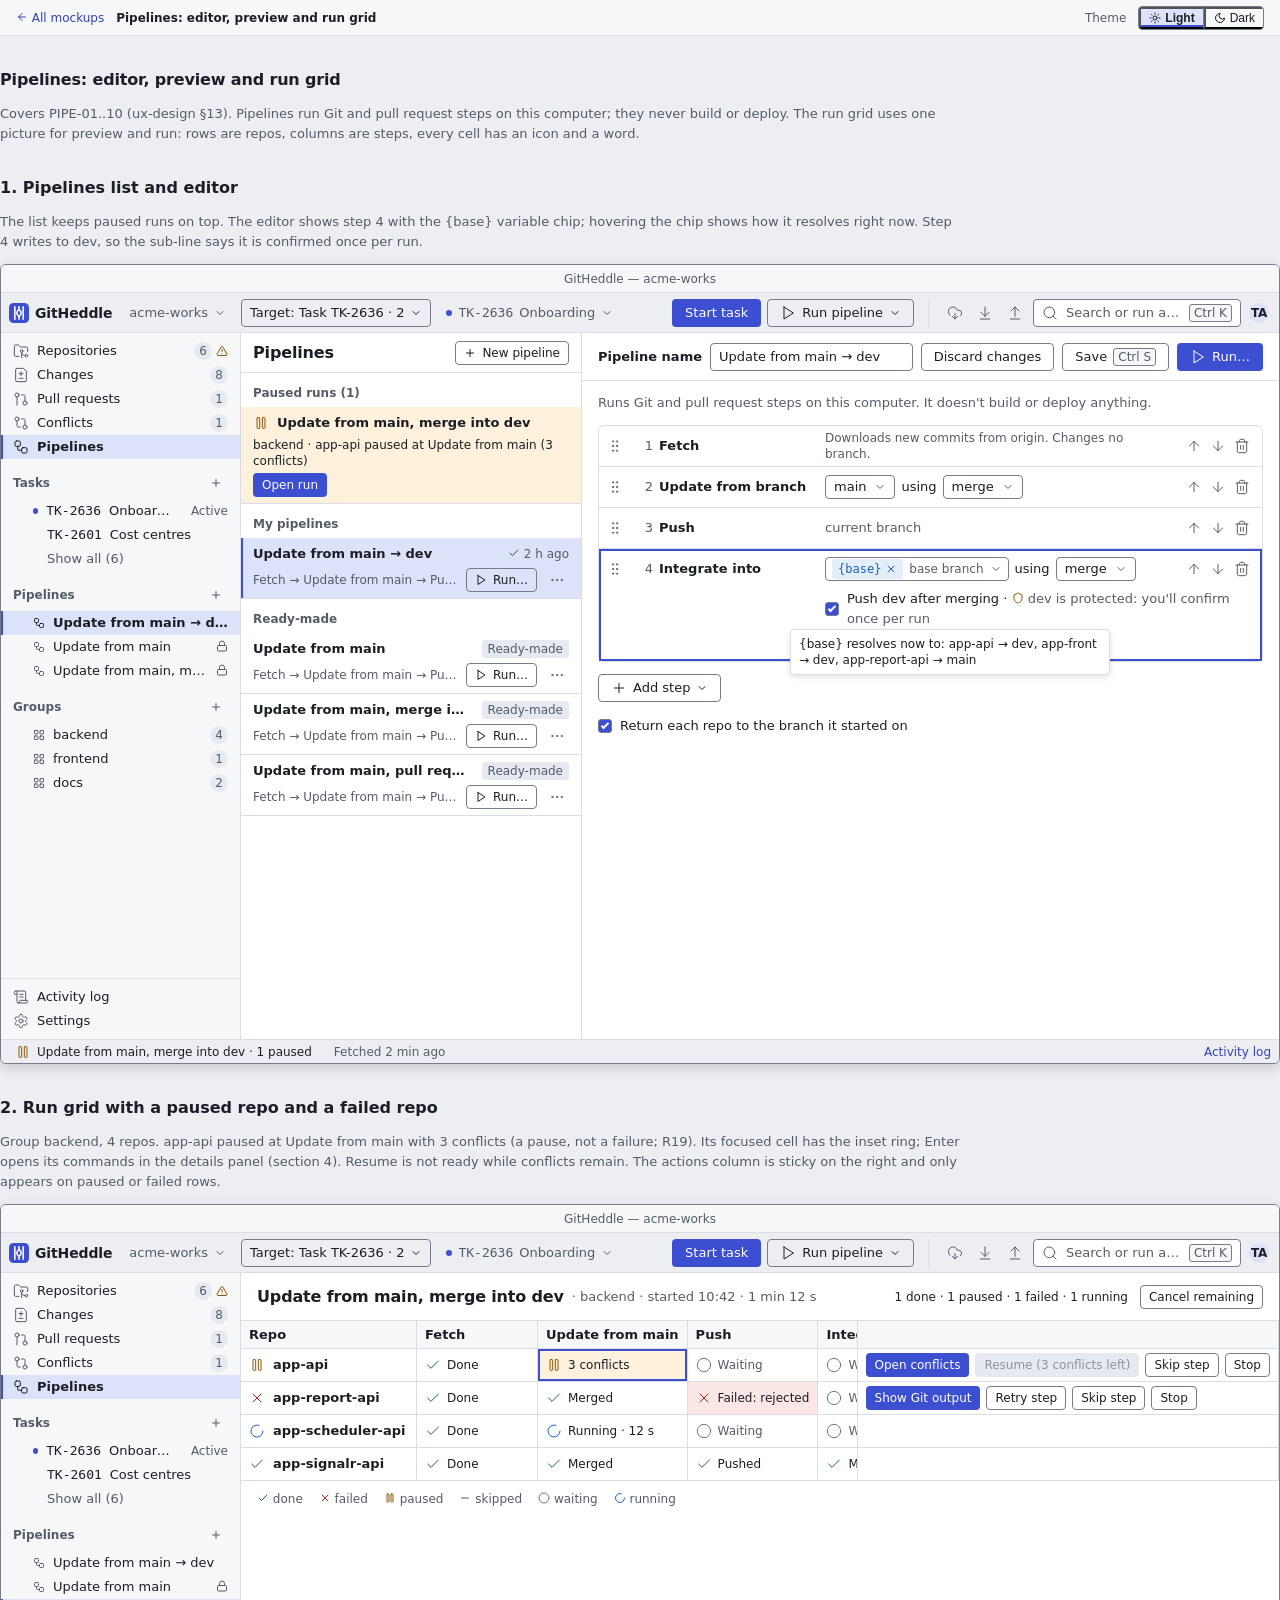
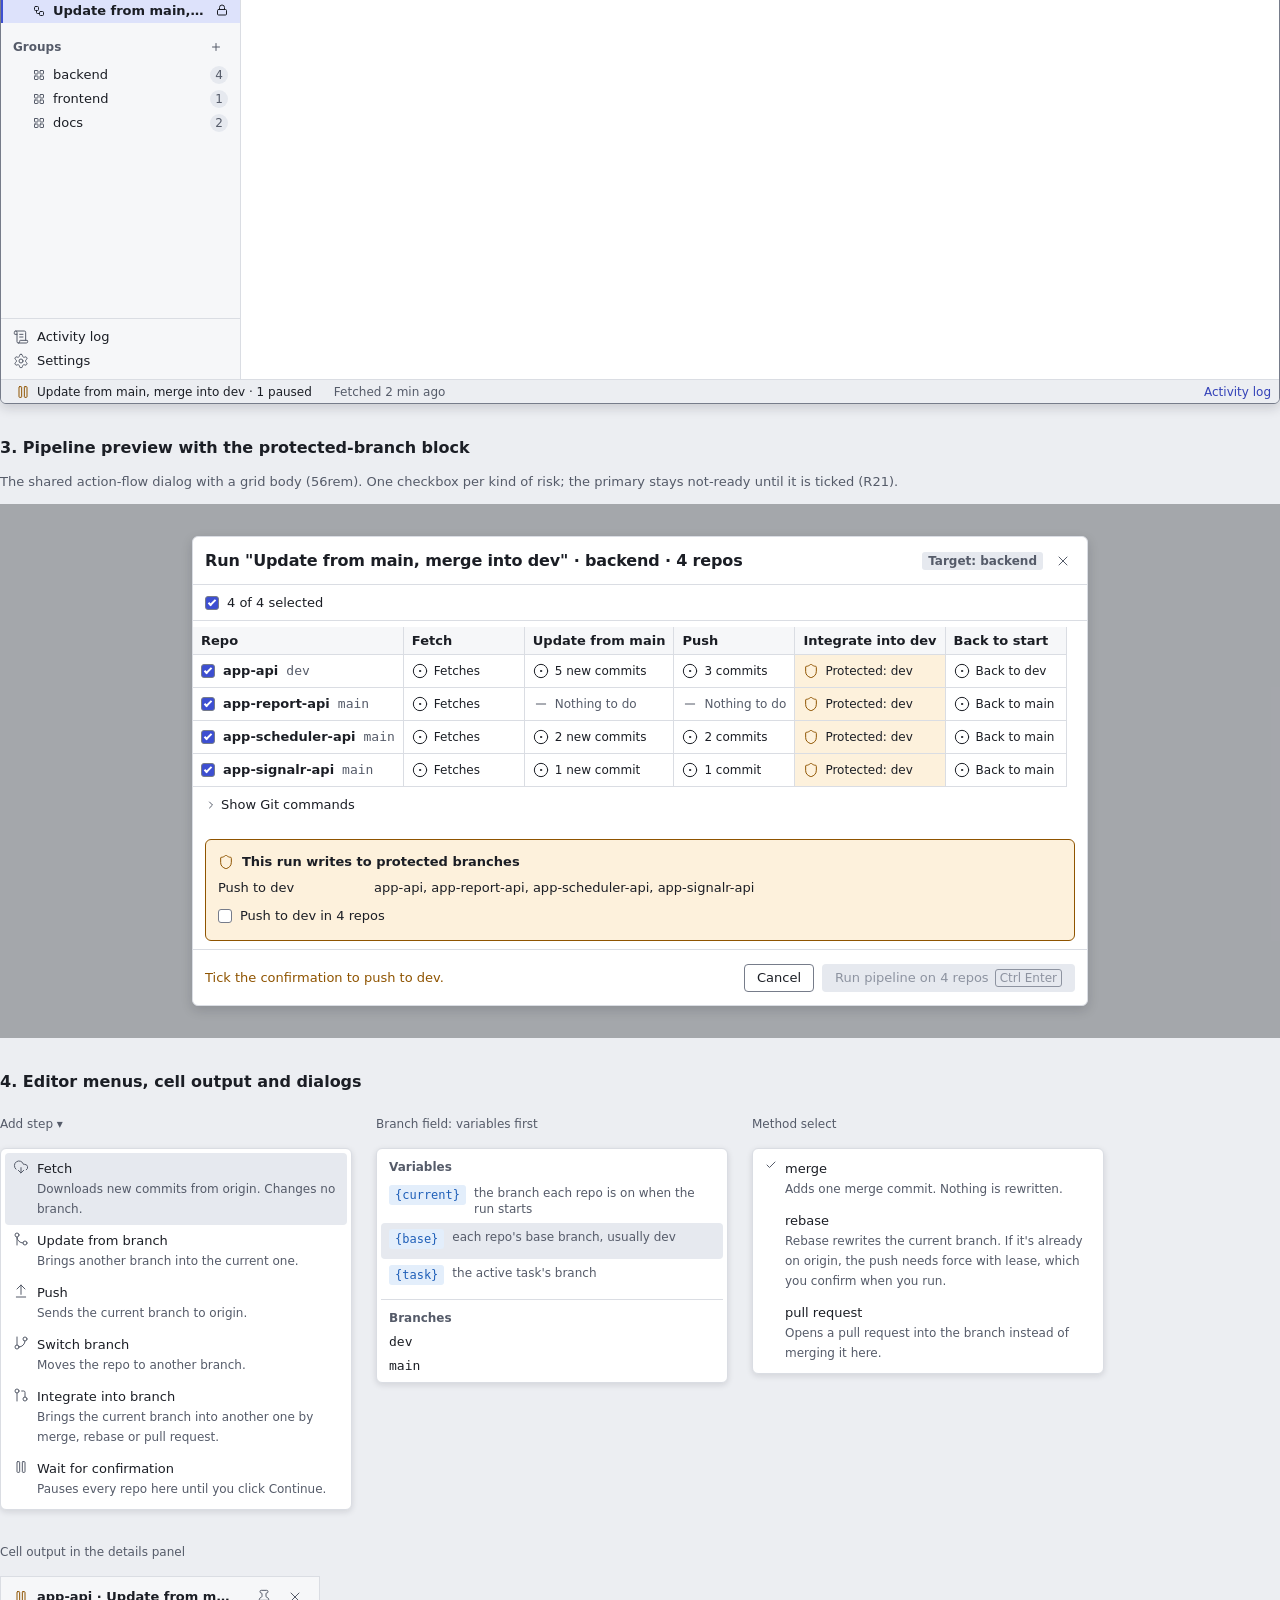
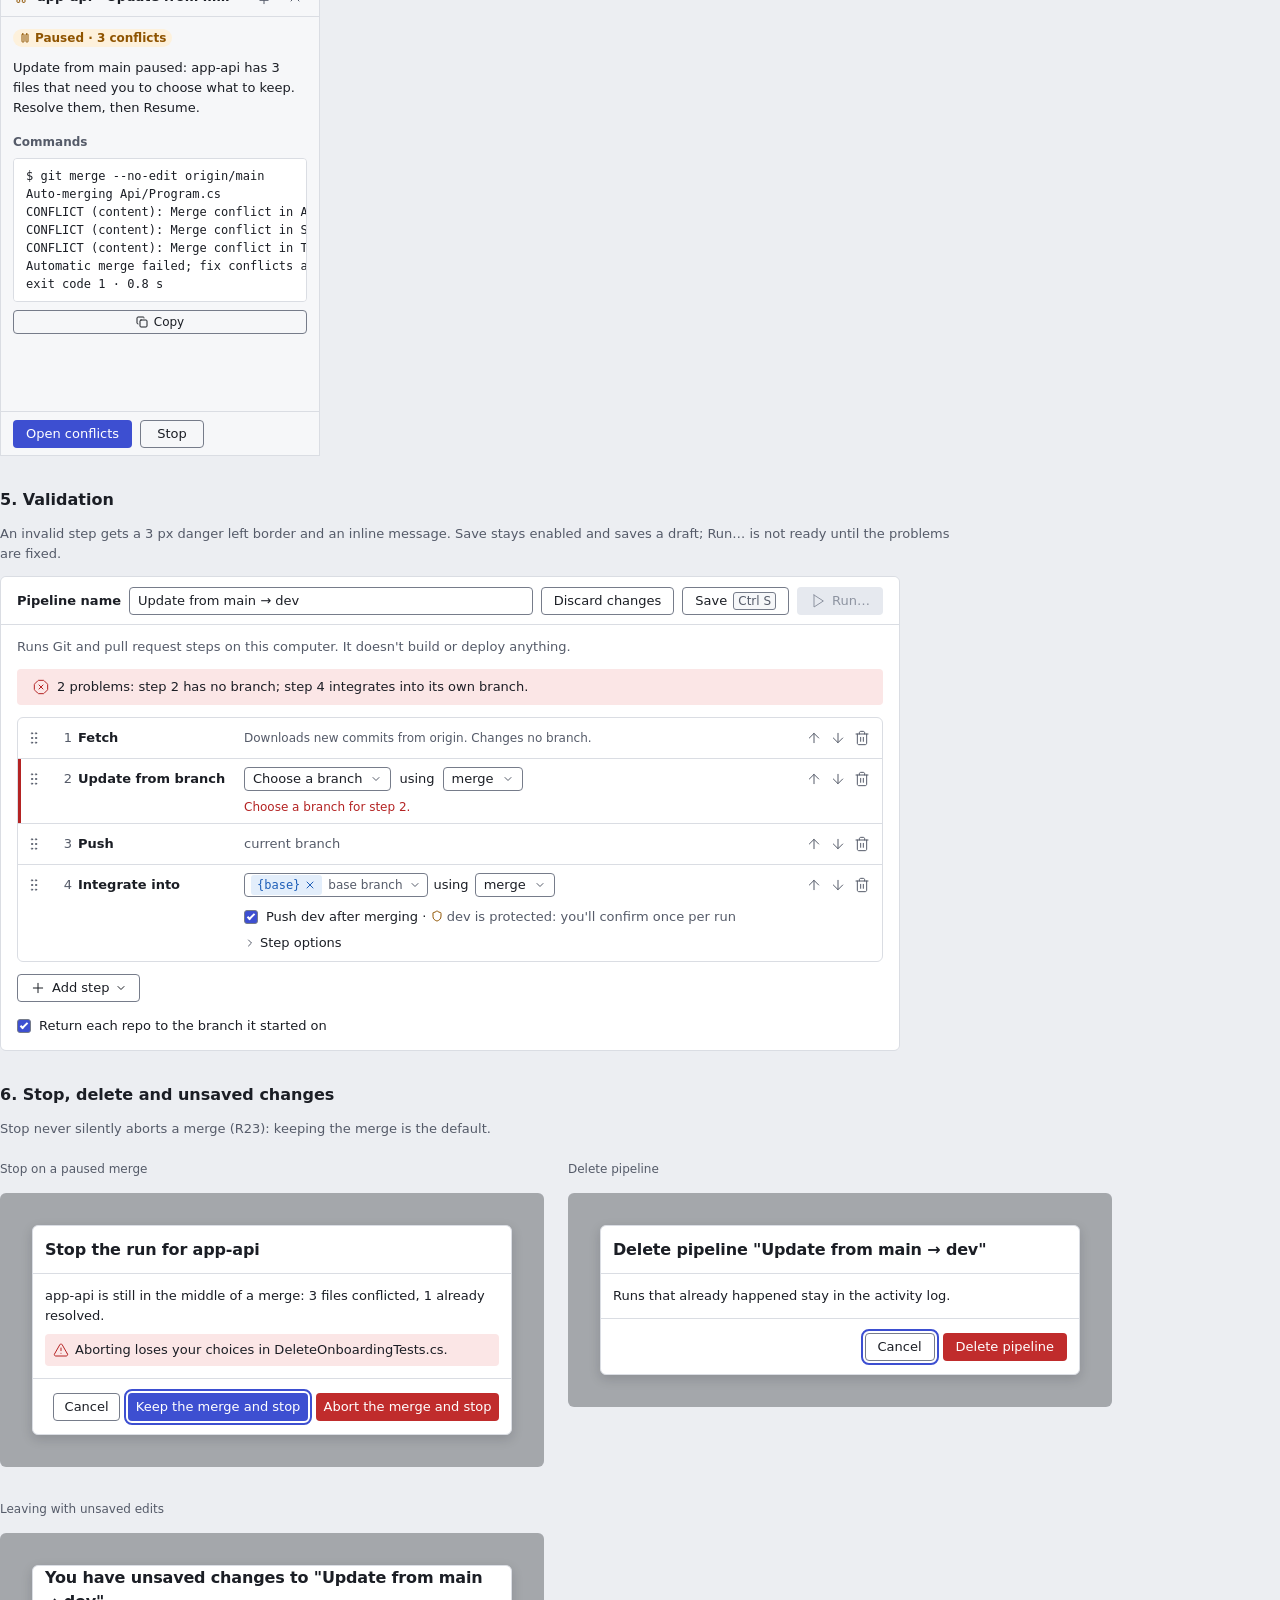
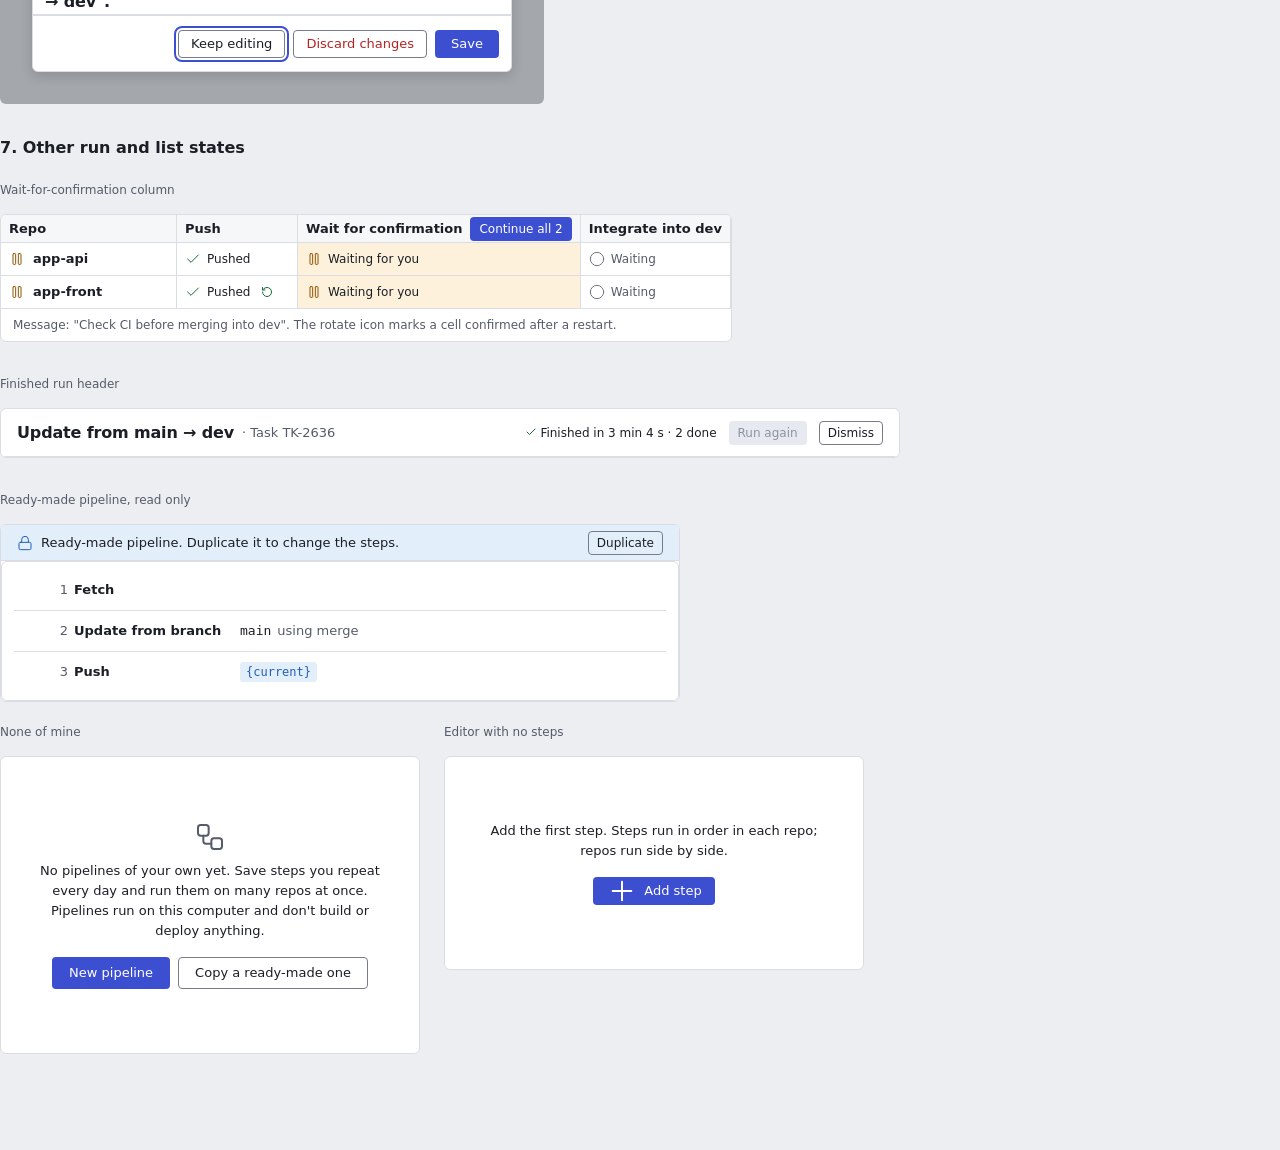
<file: docs/design/mockups/pipelines.html>
<!DOCTYPE html>
<html lang="en" data-theme="light">
<head>
<meta charset="utf-8">
<meta name="viewport" content="width=device-width, initial-scale=1">
<title>Pipelines: editor, preview and run grid · GitHeddle mockup</title>
<link rel="stylesheet" href="tokens.css">
<style>
/* Mockup page chrome (outside the app window). Only token variables. */
body { background: var(--gh-surface-base); }
.mock-bar__title { font-weight: 600; }
.mock-page { display: flex; flex-direction: column; align-items: center; gap: var(--gh-space-8); padding: var(--gh-space-8) var(--gh-space-6) 6rem; }
.mock-section { width: 1280px; display: flex; flex-direction: column; gap: var(--gh-space-5); }
.mock-heading { font-size: var(--gh-text-screen-title-size); line-height: var(--gh-text-screen-title-lh); font-weight: 600; color: var(--gh-text-primary); }
.mock-desc { color: var(--gh-text-secondary); max-width: 60rem; }
.mock-window .gh-scrim { z-index: 20; }
.mock-window .gh-toast-region { position: absolute; z-index: 30; }
.mock-specimens { display: flex; flex-wrap: wrap; gap: var(--gh-space-7); align-items: flex-start; }
.mock-specimen { display: flex; flex-direction: column; gap: var(--gh-space-3); }
.mock-specimen--full { width: 100%; }
.mock-stage { background: var(--gh-surface-sunken); border: 1px solid var(--gh-border-subtle); border-radius: var(--gh-radius-lg); padding: var(--gh-space-6); }
.mock-stage--base { background: var(--gh-surface-base); }
.mock-window .gh-scrim--static, .mock-specimen .gh-scrim--static { border-radius: var(--gh-radius-lg); }
.mock-page .gh-scrim--static { min-height: 0; }

.mock-filter { width: 15rem; }
.gh-diff-collapsed { white-space: nowrap; overflow: hidden; }
.gh-toast__text .gh-btn-group { display: flex; flex-wrap: wrap; gap: var(--gh-space-3); margin-top: var(--gh-space-3); }

/* Small shell additions used only by these mockups */
.mock-body--rail { grid-template-columns: var(--gh-sidebar-rail) 1fr auto; }
.mock-rail { align-items: center; gap: var(--gh-space-1); padding: var(--gh-space-3) 0; overflow: visible; }
.mock-rail-item { position: relative; display: flex; align-items: center; justify-content: center; width: 2.5rem; height: 2.5rem; border-radius: var(--gh-radius-md); color: var(--gh-text-secondary); }
.mock-rail-item:hover { background: var(--gh-surface-hover); text-decoration: none; }
.mock-rail-item.is-selected { background: var(--gh-surface-selected); box-shadow: inset var(--gh-bar-width) 0 0 var(--gh-accent-indicator); }
.mock-rail-item.is-selected .gh-icon { color: var(--gh-text-primary); }
.mock-rail-count { position: absolute; top: -2px; right: -2px; height: 1rem; min-width: 1rem; font-size: var(--gh-text-caption-size); }
.mock-rail-bottom { width: 100%; display: flex; flex-direction: column; align-items: center; gap: var(--gh-space-1); }
.mock-topbar-tools { flex: 1; gap: var(--gh-space-3); }
.mock-picker { min-width: 0; padding: 0 var(--gh-space-4); gap: var(--gh-space-3); }
.mock-chip-title { max-width: 160px; }
.mock-flash { background: var(--gh-info-soft); }
.mock-search { display: inline-flex; align-items: center; gap: var(--gh-space-4); width: 13rem; height: var(--gh-control-md); padding: 0 var(--gh-space-4); font: inherit; background: var(--gh-surface-sunken); border: 1px solid var(--gh-border-strong); border-radius: var(--gh-radius-md); color: var(--gh-text-primary); text-align: left; }
.mock-search > .gh-truncate { flex: 1; }
.mock-disclosure { display: inline-flex; align-items: center; gap: var(--gh-space-2); padding: 0; border: 0; background: transparent; font: inherit; color: inherit; }
.mock-dot-space { width: 6px; flex: none; }
button.gh-jobchip { border: 0; background: transparent; font: inherit; font-size: inherit; }
button.gh-nav-item, button.gh-menu__item { border: 0; background: transparent; font: inherit; width: 100%; text-align: left; color: inherit; }
.gh-menu__item--danger { color: var(--gh-danger); }
.gh-nav-item .gh-count + .gh-icon, .gh-nav-item .gh-count + .gh-dot { margin-left: calc(-1 * var(--gh-space-2)); }
.mock-num-badge { display: inline-flex; align-items: center; justify-content: center; width: 1.125rem; height: 1.125rem; border-radius: var(--gh-radius-full); background: var(--gh-info-soft); color: var(--gh-info); box-shadow: inset 0 0 0 1px var(--gh-info); font-size: var(--gh-text-caption-size); line-height: 1; font-weight: 600; flex: none; }

/* Page-specific styles (token variables only) */

.mock-split { display: flex; flex: 1; min-height: 0; }
.mock-grow { flex: 1; min-width: 0; }
.mock-wrap { flex-wrap: wrap; }
.mock-plist { width: 340px; flex: none; background: var(--gh-surface-sunken); }
.mock-plhead { border-bottom: 1px solid var(--gh-border-subtle); padding: 0 var(--gh-space-5); }
.mock-plsec { padding: var(--gh-space-5) var(--gh-space-5) var(--gh-space-3); }
.mock-plrow { display: flex; flex-direction: column; gap: var(--gh-space-2); padding: var(--gh-space-3) var(--gh-space-5); border-bottom: 1px solid var(--gh-border-subtle); }
.mock-plrow:hover { background: var(--gh-surface-hover); }
.mock-plrow.is-selected { background: var(--gh-surface-selected); box-shadow: inset var(--gh-bar-width) 0 0 var(--gh-accent-indicator); }
.mock-plrow--paused { background: var(--gh-warning-soft); align-items: flex-start; }
.mock-peditor { flex: 1; min-width: 0; }
.mock-pehead { height: 3rem; display: flex; align-items: center; gap: var(--gh-space-4); padding: 0 var(--gh-space-6); border-bottom: 1px solid var(--gh-border-subtle); flex: none; }
.mock-pebody { padding: var(--gh-space-5) var(--gh-space-6); display: flex; flex-direction: column; gap: var(--gh-space-5); position: relative; }
.mock-steps { list-style: none; margin: 0; padding: 0; border: 1px solid var(--gh-border-subtle); border-radius: var(--gh-radius-lg); background: var(--gh-surface-sunken); }
.mock-step { border-bottom: 1px solid var(--gh-border-subtle); }
.mock-step:last-child { border-bottom: 0; }
.mock-step__main { min-height: 2.5rem; display: grid; grid-template-columns: 1rem 1.5rem 10rem 1fr 5.5rem; align-items: center; column-gap: var(--gh-space-3); padding: 0 var(--gh-space-4); }
.mock-step__sub { padding: 0 var(--gh-space-4) var(--gh-space-4) calc(1rem + 1.5rem + 10rem + 3 * var(--gh-space-3) + var(--gh-space-4)); display: flex; flex-direction: column; align-items: flex-start; gap: var(--gh-space-2); }
.mock-step.is-invalid { box-shadow: inset var(--gh-edge-width) 0 0 var(--gh-danger); }
.mock-step.is-focus-step { outline: var(--gh-ring-width) solid var(--gh-focus-ring); outline-offset: -2px; }
.mock-grip { color: var(--gh-text-secondary); display: flex; }
.mock-stepnum { text-align: right; }
.mock-stepfields { gap: var(--gh-space-3); min-width: 0; }
.mock-stepact { display: flex; justify-content: flex-end; }
.mock-sel { height: var(--gh-control-sm); }
.mock-varfield { display: inline-flex; align-items: center; gap: var(--gh-space-3); height: var(--gh-control-sm); padding: 0 var(--gh-space-3); border: 1px solid var(--gh-border-strong); border-radius: var(--gh-radius-md); background: var(--gh-surface-sunken); }
.mock-chipx { border: 0; background: transparent; padding: 0; display: inline-flex; color: inherit; }
.mock-vartip { position: absolute; left: 13rem; top: 15.5rem; z-index: 5; }
.mock-round { border-radius: var(--gh-radius-md); border: 0; }
.mock-runhead { min-height: 3rem; display: flex; align-items: center; gap: var(--gh-space-5); padding: var(--gh-space-3) var(--gh-space-6); border-bottom: 1px solid var(--gh-border-subtle); flex: none; }
.mock-gridwrap { overflow: auto; }
.mock-grid { border-collapse: separate; border-spacing: 0; font-size: var(--gh-text-body-size); }
.mock-grid th, .mock-grid td { padding: 0; border-bottom: 1px solid var(--gh-border-subtle); border-right: 1px solid var(--gh-border-subtle); text-align: left; white-space: nowrap; background: var(--gh-surface-sunken); }
.mock-grid thead th { height: 1.75rem; padding: 0 var(--gh-space-4); background: var(--gh-surface-raised); font-weight: 600; position: sticky; top: 0; z-index: 1; }
.mock-grid td { min-width: 7.5rem; }
.mock-grid tbody th { padding: 0 var(--gh-space-4); font-weight: 400; }
.mock-sticky-l { position: sticky; left: 0; z-index: 2; width: 11rem; min-width: 11rem; }
.mock-sticky-r { position: sticky; right: 0; z-index: 2; border-left: 1px solid var(--gh-border-subtle); }
.mock-grid thead .mock-sticky-l, .mock-grid thead .mock-sticky-r { z-index: 3; }
.mock-acts { padding: 0 var(--gh-space-4); gap: var(--gh-space-3); }
.mock-gc { min-width: 7.5rem; }
.mock-protected { background: var(--gh-warning-soft); }
.mock-restart { display: inline-flex; margin-left: var(--gh-space-2); }
.mock-w56 { width: min(56rem, 100%); }
.mock-dlgpad { padding: var(--gh-space-4) var(--gh-space-5); }
.mock-confgrid { display: grid; grid-template-columns: 9rem 1fr; gap: var(--gh-space-2) var(--gh-space-5); }
.mock-stack { display: flex; flex-direction: column; gap: var(--gh-space-4); }
.mock-lossrow { height: auto; white-space: normal; padding: var(--gh-space-3) var(--gh-space-4); border-radius: var(--gh-radius-md); }
.mock-addmenu { width: 22rem; }
.mock-menu2 { height: auto; min-height: 2.25rem; align-items: flex-start; padding: var(--gh-space-3) var(--gh-space-4); white-space: normal; }
.mock-menuhead { padding: var(--gh-space-3) var(--gh-space-4) var(--gh-space-2); }
.mock-ico-space { width: var(--gh-icon-sm); flex: none; }
.mock-detailsspec { height: 30rem; border: 1px solid var(--gh-border-subtle); }
.mock-nopad { padding: 0; overflow: hidden; }
.mock-w420 { width: 420px; } .mock-w680 { width: 680px; } .mock-w900 { width: 900px; }
.mock-readonly .mock-step__main { grid-template-columns: 1rem 1.5rem 10rem 1fr; }

</style>
</head>
<body>
<svg width="0" height="0" style="position:absolute" aria-hidden="true" focusable="false"><symbol id="i-check" viewBox="0 0 24 24"><path d="M20 6 9 17l-5-5"/></symbol><symbol id="i-x" viewBox="0 0 24 24"><path d="M18 6 6 18"/><path d="m6 6 12 12"/></symbol><symbol id="i-minus" viewBox="0 0 24 24"><path d="M5 12h14"/></symbol><symbol id="i-plus" viewBox="0 0 24 24"><path d="M5 12h14"/><path d="M12 5v14"/></symbol><symbol id="i-pause" viewBox="0 0 24 24"><rect x="14" y="4" width="4" height="16" rx="1"/><rect x="6" y="4" width="4" height="16" rx="1"/></symbol><symbol id="i-circle" viewBox="0 0 24 24"><circle cx="12" cy="12" r="10"/></symbol><symbol id="i-circle-dot" viewBox="0 0 24 24"><circle cx="12" cy="12" r="10"/><circle cx="12" cy="12" r="1"/></symbol><symbol id="i-loader-circle" viewBox="0 0 24 24"><path d="M21 12a9 9 0 1 1-6.219-8.56"/></symbol><symbol id="i-octagon-x" viewBox="0 0 24 24"><path d="m15 9-6 6"/><path d="M2.586 16.726A2 2 0 0 1 2 15.312V8.688a2 2 0 0 1 .586-1.414l4.688-4.688A2 2 0 0 1 8.688 2h6.624a2 2 0 0 1 1.414.586l4.688 4.688A2 2 0 0 1 22 8.688v6.624a2 2 0 0 1-.586 1.414l-4.688 4.688a2 2 0 0 1-1.414.586H8.688a2 2 0 0 1-1.414-.586z"/><path d="m9 9 6 6"/></symbol><symbol id="i-triangle-alert" viewBox="0 0 24 24"><path d="m21.73 18-8-14a2 2 0 0 0-3.48 0l-8 14A2 2 0 0 0 4 21h16a2 2 0 0 0 1.73-3"/><path d="M12 9v4"/><path d="M12 17h.01"/></symbol><symbol id="i-shield" viewBox="0 0 24 24"><path d="M20 13c0 5-3.5 7.5-7.66 8.95a1 1 0 0 1-.67-.01C7.5 20.5 4 18 4 13V6a1 1 0 0 1 1-1c2 0 4.5-1.2 6.24-2.72a1.17 1.17 0 0 1 1.52 0C14.51 3.81 17 5 19 5a1 1 0 0 1 1 1z"/></symbol><symbol id="i-shield-question" viewBox="0 0 24 24"><path d="M20 13c0 5-3.5 7.5-7.66 8.95a1 1 0 0 1-.67-.01C7.5 20.5 4 18 4 13V6a1 1 0 0 1 1-1c2 0 4.5-1.2 6.24-2.72a1.17 1.17 0 0 1 1.52 0C14.51 3.81 17 5 19 5a1 1 0 0 1 1 1z"/><path d="M9.1 9a3 3 0 0 1 5.82 1c0 2-3 3-3 3"/><path d="M12 17h.01"/></symbol><symbol id="i-search" viewBox="0 0 24 24"><circle cx="11" cy="11" r="8"/><path d="m21 21-4.3-4.3"/></symbol><symbol id="i-chevron-right" viewBox="0 0 24 24"><path d="m9 18 6-6-6-6"/></symbol><symbol id="i-chevron-left" viewBox="0 0 24 24"><path d="m15 18-6-6 6-6"/></symbol><symbol id="i-chevron-down" viewBox="0 0 24 24"><path d="m6 9 6 6 6-6"/></symbol><symbol id="i-chevron-up" viewBox="0 0 24 24"><path d="m18 15-6-6-6 6"/></symbol><symbol id="i-arrow-left" viewBox="0 0 24 24"><path d="m12 19-7-7 7-7"/><path d="M19 12H5"/></symbol><symbol id="i-arrow-right" viewBox="0 0 24 24"><path d="M5 12h14"/><path d="m12 5 7 7-7 7"/></symbol><symbol id="i-arrow-up" viewBox="0 0 24 24"><path d="m5 12 7-7 7 7"/><path d="M12 19V5"/></symbol><symbol id="i-arrow-down" viewBox="0 0 24 24"><path d="M12 5v14"/><path d="m19 12-7 7-7-7"/></symbol><symbol id="i-arrow-down-to-line" viewBox="0 0 24 24"><path d="M12 17V3"/><path d="m6 11 6 6 6-6"/><path d="M19 21H5"/></symbol><symbol id="i-arrow-up-from-line" viewBox="0 0 24 24"><path d="m18 9-6-6-6 6"/><path d="M12 3v14"/><path d="M5 21h14"/></symbol><symbol id="i-cloud-download" viewBox="0 0 24 24"><path d="M12 13v8l-4-4"/><path d="m12 21 4-4"/><path d="M4.393 15.269A7 7 0 1 1 15.71 8h1.79a4.5 4.5 0 0 1 2.436 8.284"/></symbol><symbol id="i-cloud-off" viewBox="0 0 24 24"><path d="m2 2 20 20"/><path d="M5.782 5.782A7 7 0 0 0 9 19h8.5a4.5 4.5 0 0 0 1.307-.193"/><path d="M21.532 16.5A4.5 4.5 0 0 0 17.5 10h-1.79A7.008 7.008 0 0 0 10 5.07"/></symbol><symbol id="i-refresh-cw" viewBox="0 0 24 24"><path d="M3 12a9 9 0 0 1 9-9 9.75 9.75 0 0 1 6.74 2.74L21 8"/><path d="M21 3v5h-5"/><path d="M21 12a9 9 0 0 1-9 9 9.75 9.75 0 0 1-6.74-2.74L3 16"/><path d="M8 16H3v5"/></symbol><symbol id="i-git-branch" viewBox="0 0 24 24"><line x1="6" x2="6" y1="3" y2="15"/><circle cx="18" cy="6" r="3"/><circle cx="6" cy="18" r="3"/><path d="M18 9a9 9 0 0 1-9 9"/></symbol><symbol id="i-git-merge" viewBox="0 0 24 24"><circle cx="18" cy="18" r="3"/><circle cx="6" cy="6" r="3"/><path d="M6 21V9a9 9 0 0 0 9 9"/></symbol><symbol id="i-git-compare" viewBox="0 0 24 24"><circle cx="18" cy="18" r="3"/><circle cx="6" cy="6" r="3"/><path d="M13 6h3a2 2 0 0 1 2 2v7"/><path d="M11 18H8a2 2 0 0 1-2-2V9"/></symbol><symbol id="i-git-commit-horizontal" viewBox="0 0 24 24"><circle cx="12" cy="12" r="3"/><line x1="3" x2="9" y1="12" y2="12"/><line x1="15" x2="21" y1="12" y2="12"/></symbol><symbol id="i-git-pull-request" viewBox="0 0 24 24"><circle cx="18" cy="18" r="3"/><circle cx="6" cy="6" r="3"/><path d="M13 6h3a2 2 0 0 1 2 2v7"/><line x1="6" x2="6" y1="9" y2="21"/></symbol><symbol id="i-folder-git-2" viewBox="0 0 24 24"><path d="M9 20H4a2 2 0 0 1-2-2V5a2 2 0 0 1 2-2h3.9a2 2 0 0 1 1.69.9l.81 1.2a2 2 0 0 0 1.67.9H20a2 2 0 0 1 2 2v5"/><circle cx="13" cy="12" r="2"/><path d="M18 19c-2.8 0-5-2.2-5-5v8"/><circle cx="20" cy="19" r="2"/></symbol><symbol id="i-folder" viewBox="0 0 24 24"><path d="M20 20a2 2 0 0 0 2-2V8a2 2 0 0 0-2-2h-7.9a2 2 0 0 1-1.69-.9L9.6 3.9A2 2 0 0 0 7.93 3H4a2 2 0 0 0-2 2v13a2 2 0 0 0 2 2Z"/></symbol><symbol id="i-file-diff" viewBox="0 0 24 24"><path d="M15 2H6a2 2 0 0 0-2 2v16a2 2 0 0 0 2 2h12a2 2 0 0 0 2-2V7Z"/><path d="M9 10h6"/><path d="M12 13V7"/><path d="M9 17h6"/></symbol><symbol id="i-file" viewBox="0 0 24 24"><path d="M15 2H6a2 2 0 0 0-2 2v16a2 2 0 0 0 2 2h12a2 2 0 0 0 2-2V7Z"/><path d="M14 2v4a2 2 0 0 0 2 2h4"/></symbol><symbol id="i-workflow" viewBox="0 0 24 24"><rect width="8" height="8" x="3" y="3" rx="2"/><path d="M7 11v4a2 2 0 0 0 2 2h4"/><rect width="8" height="8" x="13" y="13" rx="2"/></symbol><symbol id="i-ticket" viewBox="0 0 24 24"><path d="M2 9a3 3 0 0 1 0 6v2a2 2 0 0 0 2 2h16a2 2 0 0 0 2-2v-2a3 3 0 0 1 0-6V7a2 2 0 0 0-2-2H4a2 2 0 0 0-2 2Z"/><path d="M13 5v2"/><path d="M13 17v2"/><path d="M13 11v2"/></symbol><symbol id="i-scroll-text" viewBox="0 0 24 24"><path d="M15 12h-5"/><path d="M15 8h-5"/><path d="M19 17V5a2 2 0 0 0-2-2H4"/><path d="M8 21h12a2 2 0 0 0 2-2v-1a1 1 0 0 0-1-1H11a1 1 0 0 0-1 1v1a2 2 0 1 1-4 0V5a2 2 0 1 0-4 0v2a1 1 0 0 0 1 1h3"/></symbol><symbol id="i-settings" viewBox="0 0 24 24"><path d="M12.22 2h-.44a2 2 0 0 0-2 2v.18a2 2 0 0 1-1 1.73l-.43.25a2 2 0 0 1-2 0l-.15-.08a2 2 0 0 0-2.73.73l-.22.38a2 2 0 0 0 .73 2.73l.15.1a2 2 0 0 1 1 1.72v.51a2 2 0 0 1-1 1.74l-.15.09a2 2 0 0 0-.73 2.73l.22.38a2 2 0 0 0 2.73.73l.15-.08a2 2 0 0 1 2 0l.43.25a2 2 0 0 1 1 1.73V20a2 2 0 0 0 2 2h.44a2 2 0 0 0 2-2v-.18a2 2 0 0 1 1-1.73l.43-.25a2 2 0 0 1 2 0l.15.08a2 2 0 0 0 2.73-.73l.22-.39a2 2 0 0 0-.73-2.73l-.15-.08a2 2 0 0 1-1-1.74v-.5a2 2 0 0 1 1-1.74l.15-.09a2 2 0 0 0 .73-2.73l-.22-.38a2 2 0 0 0-2.73-.73l-.15.08a2 2 0 0 1-2 0l-.43-.25a2 2 0 0 1-1-1.73V4a2 2 0 0 0-2-2z"/><circle cx="12" cy="12" r="3"/></symbol><symbol id="i-archive" viewBox="0 0 24 24"><rect width="20" height="5" x="2" y="3" rx="1"/><path d="M4 8v11a2 2 0 0 0 2 2h12a2 2 0 0 0 2-2V8"/><path d="M10 12h4"/></symbol><symbol id="i-play" viewBox="0 0 24 24"><polygon points="6 3 20 12 6 21 6 3"/></symbol><symbol id="i-undo-2" viewBox="0 0 24 24"><path d="M9 14 4 9l5-5"/><path d="M4 9h10.5a5.5 5.5 0 0 1 5.5 5.5a5.5 5.5 0 0 1-5.5 5.5H11"/></symbol><symbol id="i-square-pen" viewBox="0 0 24 24"><path d="M12 3H5a2 2 0 0 0-2 2v14a2 2 0 0 0 2 2h14a2 2 0 0 0 2-2v-7"/><path d="M18.375 2.625a1 1 0 0 1 3 3l-9.013 9.014a2 2 0 0 1-.853.505l-2.873.84a.5.5 0 0 1-.62-.62l.84-2.873a2 2 0 0 1 .506-.852z"/></symbol><symbol id="i-square-terminal" viewBox="0 0 24 24"><path d="m7 11 2-2-2-2"/><path d="M11 13h4"/><rect width="18" height="18" x="3" y="3" rx="2"/></symbol><symbol id="i-folder-open" viewBox="0 0 24 24"><path d="m6 14 1.5-2.9A2 2 0 0 1 9.24 10H20a2 2 0 0 1 1.94 2.5l-1.54 6a2 2 0 0 1-1.95 1.5H4a2 2 0 0 1-2-2V5a2 2 0 0 1 2-2h3.9a2 2 0 0 1 1.69.9l.81 1.2a2 2 0 0 0 1.67.9H18a2 2 0 0 1 2 2v2"/></symbol><symbol id="i-external-link" viewBox="0 0 24 24"><path d="M15 3h6v6"/><path d="M10 14 21 3"/><path d="M18 13v6a2 2 0 0 1-2 2H5a2 2 0 0 1-2-2V8a2 2 0 0 1 2-2h6"/></symbol><symbol id="i-ellipsis" viewBox="0 0 24 24"><circle cx="12" cy="12" r="1"/><circle cx="19" cy="12" r="1"/><circle cx="5" cy="12" r="1"/></symbol><symbol id="i-list-collapse" viewBox="0 0 24 24"><path d="m3 10 2.5-2.5L3 5"/><path d="m3 19 2.5-2.5L3 14"/><path d="M10 6h11"/><path d="M10 12h11"/><path d="M10 18h11"/></symbol><symbol id="i-trash-2" viewBox="0 0 24 24"><path d="M3 6h18"/><path d="M19 6v14c0 1-1 2-2 2H7c-1 0-2-1-2-2V6"/><path d="M8 6V4c0-1 1-2 2-2h4c1 0 2 1 2 2v2"/><line x1="10" x2="10" y1="11" y2="17"/><line x1="14" x2="14" y1="11" y2="17"/></symbol><symbol id="i-pencil" viewBox="0 0 24 24"><path d="M21.174 6.812a1 1 0 0 0-3.986-3.987L3.842 16.174a2 2 0 0 0-.5.83l-1.321 4.352a.5.5 0 0 0 .623.622l4.353-1.32a2 2 0 0 0 .83-.497z"/><path d="m15 5 4 4"/></symbol><symbol id="i-lock" viewBox="0 0 24 24"><rect width="18" height="11" x="3" y="11" rx="2" ry="2"/><path d="M7 11V7a5 5 0 0 1 10 0v4"/></symbol><symbol id="i-circle-help" viewBox="0 0 24 24"><circle cx="12" cy="12" r="10"/><path d="M9.09 9a3 3 0 0 1 5.83 1c0 2-3 3-3 3"/><path d="M12 17h.01"/></symbol><symbol id="i-info" viewBox="0 0 24 24"><circle cx="12" cy="12" r="10"/><path d="M12 16v-4"/><path d="M12 8h.01"/></symbol><symbol id="i-history" viewBox="0 0 24 24"><path d="M3 12a9 9 0 1 0 9-9 9.75 9.75 0 0 0-6.74 2.74L3 8"/><path d="M3 3v5h5"/><path d="M12 7v5l4 2"/></symbol><symbol id="i-rotate-ccw" viewBox="0 0 24 24"><path d="M3 12a9 9 0 1 0 9-9 9.75 9.75 0 0 0-6.74 2.74L3 8"/><path d="M3 3v5h5"/></symbol><symbol id="i-grip-vertical" viewBox="0 0 24 24"><circle cx="9" cy="12" r="1"/><circle cx="9" cy="5" r="1"/><circle cx="9" cy="19" r="1"/><circle cx="15" cy="12" r="1"/><circle cx="15" cy="5" r="1"/><circle cx="15" cy="19" r="1"/></symbol><symbol id="i-hourglass" viewBox="0 0 24 24"><path d="M5 22h14"/><path d="M5 2h14"/><path d="M17 22v-4.172a2 2 0 0 0-.586-1.414L12 12l-4.414 4.414A2 2 0 0 0 7 17.828V22"/><path d="M7 2v4.172a2 2 0 0 0 .586 1.414L12 12l4.414-4.414A2 2 0 0 0 17 6.172V2"/></symbol><symbol id="i-columns-2" viewBox="0 0 24 24"><rect width="18" height="18" x="3" y="3" rx="2"/><path d="M12 3v18"/></symbol><symbol id="i-rows-2" viewBox="0 0 24 24"><rect width="18" height="18" x="3" y="3" rx="2"/><path d="M3 12h18"/></symbol><symbol id="i-user" viewBox="0 0 24 24"><path d="M19 21v-2a4 4 0 0 0-4-4H9a4 4 0 0 0-4 4v2"/><circle cx="12" cy="7" r="4"/></symbol><symbol id="i-copy" viewBox="0 0 24 24"><rect width="14" height="14" x="8" y="8" rx="2" ry="2"/><path d="M4 16c-1.1 0-2-.9-2-2V4c0-1.1.9-2 2-2h10c2 0 2 .9 2 2"/></symbol><symbol id="i-pin" viewBox="0 0 24 24"><path d="M12 17v5"/><path d="M9 10.76a2 2 0 0 1-1.11 1.79l-1.78.9A2 2 0 0 0 5 15.24V16a1 1 0 0 0 1 1h12a1 1 0 0 0 1-1v-.76a2 2 0 0 0-1.11-1.79l-1.78-.9A2 2 0 0 1 15 10.76V7a1 1 0 0 1 1-1 2 2 0 0 0 0-4H8a2 2 0 0 0 0 4 1 1 0 0 1 1 1z"/></symbol><symbol id="i-split" viewBox="0 0 24 24"><path d="M16 3h5v5"/><path d="M8 3H3v5"/><path d="M12 22v-8.3a4 4 0 0 0-1.172-2.872L3 3"/><path d="m15 9 6-6"/></symbol><symbol id="i-unlink" viewBox="0 0 24 24"><path d="m18.84 12.25 1.72-1.71h-.02a5.004 5.004 0 0 0-.12-7.07 5.006 5.006 0 0 0-6.95 0l-1.72 1.71"/><path d="m5.17 11.75-1.71 1.71a5.004 5.004 0 0 0 .12 7.07 5.006 5.006 0 0 0 6.95 0l1.71-1.71"/><line x1="8" x2="8" y1="2" y2="5"/><line x1="2" x2="5" y1="8" y2="8"/><line x1="16" x2="16" y1="19" y2="22"/><line x1="19" x2="22" y1="16" y2="16"/></symbol><symbol id="i-key-round" viewBox="0 0 24 24"><path d="M2.586 17.414A2 2 0 0 0 2 18.828V21a1 1 0 0 0 1 1h3a1 1 0 0 0 1-1v-1a1 1 0 0 1 1-1h1a1 1 0 0 0 1-1v-1a1 1 0 0 1 1-1h.172a2 2 0 0 0 1.414-.586l.814-.814a6.5 6.5 0 1 0-4-4z"/><circle cx="16.5" cy="7.5" r=".5"/></symbol><symbol id="i-sun" viewBox="0 0 24 24"><circle cx="12" cy="12" r="4"/><path d="M12 2v2"/><path d="M12 20v2"/><path d="m4.93 4.93 1.41 1.41"/><path d="m17.66 17.66 1.41 1.41"/><path d="M2 12h2"/><path d="M20 12h2"/><path d="m6.34 17.66-1.41 1.41"/><path d="m19.07 4.93-1.41 1.41"/></symbol><symbol id="i-moon" viewBox="0 0 24 24"><path d="M12 3a6 6 0 0 0 9 9 9 9 0 1 1-9-9Z"/></symbol><symbol id="i-layout-grid" viewBox="0 0 24 24"><rect width="7" height="7" x="3" y="3" rx="1"/><rect width="7" height="7" x="14" y="3" rx="1"/><rect width="7" height="7" x="14" y="14" rx="1"/><rect width="7" height="7" x="3" y="14" rx="1"/></symbol></svg>
<div class="gh-mock-bar" role="region" aria-label="Mockup controls">
  <a href="index.html" class="gh-link"><svg class="gh-icon gh-icon--sm gh-icon--inherit" aria-hidden="true" focusable="false"><use href="#i-arrow-left"/></svg> All mockups</a>
  <span class="mock-bar__title">Pipelines: editor, preview and run grid</span>
  <span class="gh-spacer"></span>
  <span class="gh-caption gh-secondary" id="theme-label">Theme</span>
  <div class="gh-segmented" role="group" aria-labelledby="theme-label">
    <button type="button" class="is-selected" data-theme-choice="light" aria-pressed="true"><svg class="gh-icon gh-icon--sm gh-icon--inherit" aria-hidden="true" focusable="false"><use href="#i-sun"/></svg>Light</button>
    <button type="button" data-theme-choice="dark" aria-pressed="false"><svg class="gh-icon gh-icon--sm gh-icon--inherit" aria-hidden="true" focusable="false"><use href="#i-moon"/></svg>Dark</button>
  </div>
</div>
<div class="mock-page">
<section class="mock-section" aria-labelledby="page-intro">
  <h1 id="page-intro" class="mock-heading">Pipelines: editor, preview and run grid</h1>
  <p class="mock-desc">Covers PIPE-01..10 (ux-design §13). Pipelines run Git and pull request steps on this computer; they never build or deploy. The run grid uses one picture for preview and run: rows are repos, columns are steps, every cell has an icon and a word.</p>
</section>
<section class="mock-section" aria-labelledby="w1-h">
  <h2 id="w1-h" class="mock-heading">1. Pipelines list and editor</h2>
  <p class="mock-desc">The list keeps paused runs on top. The editor shows step 4 with the {base} variable chip; hovering the chip shows how it resolves right now. Step 4 writes to dev, so the sub-line says it is confirmed once per run.</p>
  <div class="gh-mock-window mock-window" role="region" aria-label="Pipelines list and editor">
<div class="gh-mock-osbar" aria-hidden="true">GitHeddle — acme-works</div>
<div class="gh-shell">
<a class="gh-sr-only" href="#main-w1">Skip to main content</a>
<header class="gh-topbar" role="banner">
  <div class="gh-wordmark"><svg class="gh-logo" width="20" height="20" viewBox="0 0 24 24" aria-hidden="true" focusable="false"><rect width="24" height="24" rx="5.5"/><g><path d="M7 4.5v15M17 4.5v15"/><path d="M12 4.5v3.5c0 0-2.6 1.2-2.6 4s2.6 4 2.6 4v3.5"/><path d="M12 8c0 0 2.6 1.2 2.6 4s-2.6 4-2.6 4"/></g></svg><span>GitHeddle</span></div>
  <div class="gh-hstack mock-topbar-tools" role="toolbar" aria-label="App actions">
    <button class="gh-btn gh-btn--ghost mock-picker" aria-haspopup="menu" title="Workspace: acme-works. Open folder, import a VS Code workspace or rescan.">acme-works <svg class="gh-icon gh-icon--sm" aria-hidden="true" focusable="false"><use href="#i-chevron-down"/></svg></button>
    <button class="gh-btn mock-picker" role="combobox" aria-expanded="false" aria-haspopup="listbox" aria-label="Target: Task TK-2636, 2 repos" title="Fetch, Pull, Push and pipelines act on these repos.">Target: Task TK-2636 · 2 <svg class="gh-icon gh-icon--sm" aria-hidden="true" focusable="false"><use href="#i-chevron-down"/></svg></button>
    
    <button class="gh-btn gh-btn--ghost mock-picker" aria-haspopup="menu" aria-label="Active task: TK-2636 Onboarding, 2 repos. Task actions"><span class="gh-dot gh-dot--accent" aria-hidden="true"></span><span class="gh-code">TK-2636</span><span class="gh-truncate mock-chip-title">Onboarding</span><svg class="gh-icon gh-icon--sm" aria-hidden="true" focusable="false"><use href="#i-chevron-down"/></svg></button>
    <span class="gh-topbar__spacer"></span>
    <button class="gh-btn gh-btn--primary" title="Creates the task branch from the latest base in each repo you pick, after a preview.">Start task</button>
    <button class="gh-btn" aria-haspopup="menu" title="Runs a saved list of Git steps on the target repos, after a preview."><svg class="gh-icon " aria-hidden="true" focusable="false"><use href="#i-play"/></svg>Run pipeline <svg class="gh-icon gh-icon--sm" aria-hidden="true" focusable="false"><use href="#i-chevron-down"/></svg></button>
    <span class="gh-vdivider" aria-hidden="true"></span>
    <button class="gh-btn gh-btn--icon" aria-label="Fetch 2 repos" title="Fetches 2 repos (Task TK-2636). Downloads new commits from origin without changing any of your branches."><svg class="gh-icon " aria-hidden="true" focusable="false"><use href="#i-cloud-download"/></svg></button>
    <button class="gh-btn gh-btn--icon" aria-label="Pull 2 repos" title="Pulls 2 repos (Task TK-2636). Brings new commits from origin. Stops if it can't fast-forward."><svg class="gh-icon " aria-hidden="true" focusable="false"><use href="#i-arrow-down-to-line"/></svg></button>
    <button class="gh-btn gh-btn--icon" aria-label="Push 2 repos" title="Pushes 2 repos (Task TK-2636). Sends your new commits to origin. Never force-pushes."><svg class="gh-icon " aria-hidden="true" focusable="false"><use href="#i-arrow-up-from-line"/></svg></button>
    <button class="mock-search" aria-label="Search or run a command (Ctrl+K)"><svg class="gh-icon " aria-hidden="true" focusable="false"><use href="#i-search"/></svg><span class="gh-truncate gh-secondary">Search or run a command…</span><kbd class="gh-kbd">Ctrl K</kbd></button>
    <button class="gh-btn gh-btn--icon" aria-label="Signed in to GitHub as dev-taosif-net. Account menu" title="Signed in as dev-taosif-net"><span class="gh-initials gh-initials--sm">TA</span></button>
  </div>
</header>
<div class="gh-shell__body">
<nav class="gh-sidebar" aria-label="Main">
  <a href="#" class="gh-nav-item" aria-label="Repositories, 6 repos, 1 needs review"><svg class="gh-icon " aria-hidden="true" focusable="false"><use href="#i-folder-git-2"/></svg><span>Repositories</span><span class="gh-count">6</span><svg class="gh-icon gh-icon--sm" style="color:var(--gh-warning)" aria-hidden="true" focusable="false"><use href="#i-triangle-alert"/></svg></a>
  <a href="#" class="gh-nav-item" aria-label="Changes, 8 files"><svg class="gh-icon " aria-hidden="true" focusable="false"><use href="#i-file-diff"/></svg><span>Changes</span><span class="gh-count">8</span></a>
  <a href="#" class="gh-nav-item" aria-label="Pull requests, 1 open"><svg class="gh-icon " aria-hidden="true" focusable="false"><use href="#i-git-pull-request"/></svg><span>Pull requests</span><span class="gh-count">1</span></a>
  <a href="#" class="gh-nav-item" aria-label="Conflicts, 1 repo needs you" title="1 repo, 3 conflicted files"><svg class="gh-icon " aria-hidden="true" focusable="false"><use href="#i-git-compare"/></svg><span>Conflicts</span><span class="gh-count">1</span></a>
  <a href="#" class="gh-nav-item is-selected" aria-label="Pipelines" aria-current="page"><svg class="gh-icon " aria-hidden="true" focusable="false"><use href="#i-workflow"/></svg><span>Pipelines</span><span class="gh-spacer"></span></a>
  <div class="gh-sidebar__group"><button class="mock-disclosure" aria-expanded="true"><h2 class="gh-section-title">Tasks</h2></button><button class="gh-btn gh-btn--icon" aria-label="Start task" title="Start task"><svg class="gh-icon gh-icon--sm" aria-hidden="true" focusable="false"><use href="#i-plus"/></svg></button></div>
  <a href="#" class="gh-nav-item gh-nav-item--sub " aria-label="TK-2636 Onboarding, active task"><span class="gh-dot gh-dot--accent" aria-hidden="true"></span><span class="gh-code">TK-2636</span><span class="gh-truncate">Onboarding</span><span class="gh-spacer"></span><span class="gh-caption gh-secondary">Active</span></a>
  <a href="#" class="gh-nav-item gh-nav-item--sub "><span class="mock-dot-space" aria-hidden="true"></span><span class="gh-code">TK-2601</span><span class="gh-truncate">Cost centres</span></a>
  <a href="#" class="gh-nav-item gh-nav-item--sub "><span class="mock-dot-space" aria-hidden="true"></span><span class="gh-secondary">Show all (6)</span></a>
  <div class="gh-sidebar__group"><button class="mock-disclosure" aria-expanded="true"><h2 class="gh-section-title">Pipelines</h2></button><button class="gh-btn gh-btn--icon" aria-label="New pipeline" title="New pipeline"><svg class="gh-icon gh-icon--sm" aria-hidden="true" focusable="false"><use href="#i-plus"/></svg></button></div>
  <a href="#" class="gh-nav-item gh-nav-item--sub is-selected" aria-current="page"><svg class="gh-icon gh-icon--sm" aria-hidden="true" focusable="false"><use href="#i-workflow"/></svg><span class="gh-truncate">Update from main → dev</span></a>
  <a href="#" class="gh-nav-item gh-nav-item--sub "><svg class="gh-icon gh-icon--sm" aria-hidden="true" focusable="false"><use href="#i-workflow"/></svg><span class="gh-truncate">Update from main</span><span class="gh-spacer"></span><span title="Ready-made. Duplicate it to change it"><svg class="gh-icon gh-icon--sm" aria-hidden="true" focusable="false"><use href="#i-lock"/></svg></span></a>
  <a href="#" class="gh-nav-item gh-nav-item--sub "><svg class="gh-icon gh-icon--sm" aria-hidden="true" focusable="false"><use href="#i-workflow"/></svg><span class="gh-truncate">Update from main, merge into dev</span><span title="Ready-made. Duplicate it to change it"><svg class="gh-icon gh-icon--sm" aria-hidden="true" focusable="false"><use href="#i-lock"/></svg></span></a>
  <div class="gh-sidebar__group"><button class="mock-disclosure" aria-expanded="true"><h2 class="gh-section-title">Groups</h2></button><button class="gh-btn gh-btn--icon" aria-label="New group" title="New group"><svg class="gh-icon gh-icon--sm" aria-hidden="true" focusable="false"><use href="#i-plus"/></svg></button></div>
  <a href="#" class="gh-nav-item gh-nav-item--sub "><svg class="gh-icon gh-icon--sm" aria-hidden="true" focusable="false"><use href="#i-layout-grid"/></svg><span>backend</span><span class="gh-count">4</span></a>
  <a href="#" class="gh-nav-item gh-nav-item--sub "><svg class="gh-icon gh-icon--sm" aria-hidden="true" focusable="false"><use href="#i-layout-grid"/></svg><span>frontend</span><span class="gh-count">1</span></a>
  <a href="#" class="gh-nav-item gh-nav-item--sub "><svg class="gh-icon gh-icon--sm" aria-hidden="true" focusable="false"><use href="#i-layout-grid"/></svg><span>docs</span><span class="gh-count">2</span></a>
  <div class="gh-sidebar__bottom">
    <a href="#" class="gh-nav-item"><svg class="gh-icon " aria-hidden="true" focusable="false"><use href="#i-scroll-text"/></svg><span>Activity log</span></a>
    <a href="#" class="gh-nav-item"><svg class="gh-icon " aria-hidden="true" focusable="false"><use href="#i-settings"/></svg><span>Settings</span></a>
  </div>
</nav>
<main class="gh-main" id="main-w1" aria-label="Pipelines">
<div class="mock-split"><section class="gh-pane mock-plist" aria-label="Pipelines list">
  <div class="gh-screen-header mock-plhead"><h1 class="gh-screen-title">Pipelines</h1><span class="gh-spacer"></span><button class="gh-btn gh-btn--sm"><svg class="gh-icon gh-icon--sm" aria-hidden="true" focusable="false"><use href="#i-plus"/></svg>New pipeline</button></div>
  <div class="gh-pane__body">
    <h2 class="gh-section-title mock-plsec">Paused runs (1)</h2>
    <div class="mock-paused" role="list"><div role="listitem" class="mock-plrow mock-plrow--paused">
      <div class="gh-hstack"><svg class="gh-icon " style="color:var(--gh-warning)" aria-hidden="true" focusable="false"><use href="#i-pause"/></svg><span class="gh-strong gh-truncate">Update from main, merge into dev</span></div>
      <div class="gh-caption">backend · app-api paused at Update from main (3 conflicts)</div>
      <div><button class="gh-btn gh-btn--sm gh-btn--primary">Open run</button></div>
    </div></div>
    <h2 class="gh-section-title mock-plsec">My pipelines</h2>
    <div role="list"><div class="mock-plrow is-selected" role="listitem" aria-current="true">
  <div class="gh-hstack"><span class="gh-strong gh-truncate">Update from main → dev</span><span class="gh-spacer"></span><span class="gh-caption gh-secondary" title="Last run: 2 h ago, 2 done"><svg class="gh-icon gh-icon--sm" style="color:var(--gh-success)" aria-hidden="true" focusable="false"><use href="#i-check"/></svg> 2 h ago</span></div>
  <div class="gh-hstack"><span class="gh-caption gh-secondary gh-truncate mock-grow">Fetch → Update from main → Push → Integrate into dev</span><button class="gh-btn gh-btn--sm" title="Opens the preview for the current target."><svg class="gh-icon gh-icon--sm" aria-hidden="true" focusable="false"><use href="#i-play"/></svg>Run…</button><button class="gh-btn gh-btn--icon" aria-label="More actions for Update from main → dev" title="More actions for Update from main → dev"><svg class="gh-icon " aria-hidden="true" focusable="false"><use href="#i-ellipsis"/></svg></button></div>
</div></div>
    <h2 class="gh-section-title mock-plsec">Ready-made</h2>
    <div role="list">
      <div class="mock-plrow" role="listitem">
  <div class="gh-hstack"><span class="gh-strong gh-truncate">Update from main</span><span class="gh-spacer"></span><span class="gh-badge">Ready-made</span></div>
  <div class="gh-hstack"><span class="gh-caption gh-secondary gh-truncate mock-grow">Fetch → Update from main → Push</span><button class="gh-btn gh-btn--sm" title="Opens the preview for the current target."><svg class="gh-icon gh-icon--sm" aria-hidden="true" focusable="false"><use href="#i-play"/></svg>Run…</button><button class="gh-btn gh-btn--icon" aria-label="More actions for Update from main" title="More actions for Update from main"><svg class="gh-icon " aria-hidden="true" focusable="false"><use href="#i-ellipsis"/></svg></button></div>
</div>
      <div class="mock-plrow" role="listitem">
  <div class="gh-hstack"><span class="gh-strong gh-truncate">Update from main, merge into dev</span><span class="gh-spacer"></span><span class="gh-badge">Ready-made</span></div>
  <div class="gh-hstack"><span class="gh-caption gh-secondary gh-truncate mock-grow">Fetch → Update from main → Push → Integrate into dev</span><button class="gh-btn gh-btn--sm" title="Opens the preview for the current target."><svg class="gh-icon gh-icon--sm" aria-hidden="true" focusable="false"><use href="#i-play"/></svg>Run…</button><button class="gh-btn gh-btn--icon" aria-label="More actions for Update from main, merge into dev" title="More actions for Update from main, merge into dev"><svg class="gh-icon " aria-hidden="true" focusable="false"><use href="#i-ellipsis"/></svg></button></div>
</div>
      <div class="mock-plrow" role="listitem">
  <div class="gh-hstack"><span class="gh-strong gh-truncate">Update from main, pull request to dev</span><span class="gh-spacer"></span><span class="gh-badge">Ready-made</span></div>
  <div class="gh-hstack"><span class="gh-caption gh-secondary gh-truncate mock-grow">Fetch → Update from main → Push → Integrate into dev (pull request)</span><button class="gh-btn gh-btn--sm" title="Opens the preview for the current target."><svg class="gh-icon gh-icon--sm" aria-hidden="true" focusable="false"><use href="#i-play"/></svg>Run…</button><button class="gh-btn gh-btn--icon" aria-label="More actions for Update from main, pull request to dev" title="More actions for Update from main, pull request to dev"><svg class="gh-icon " aria-hidden="true" focusable="false"><use href="#i-ellipsis"/></svg></button></div>
</div>
    </div>
  </div>
</section><div class="gh-splitter" role="separator" aria-label="Resize pipelines list" aria-valuenow="340" tabindex="0"></div><section class="gh-pane mock-peditor" aria-label="Pipeline editor">
  <div class="mock-pehead">
    <label class="gh-hstack mock-grow"><span class="gh-strong">Pipeline name</span><input class="gh-input mock-grow" value="Update from main → dev"></label>
    <button class="gh-btn">Discard changes</button><button class="gh-btn">Save<kbd class="gh-kbd">Ctrl S</kbd></button><button class="gh-btn gh-btn--primary"><svg class="gh-icon " aria-hidden="true" focusable="false"><use href="#i-play"/></svg>Run…</button>
  </div>
  <div class="gh-pane__body mock-pebody">
    <p class="gh-secondary">Runs Git and pull request steps on this computer. It doesn't build or deploy anything.</p>
    
    <ol class="mock-steps" aria-label="Steps">
      <li class="mock-step " aria-label="Step 1, Fetch">
  <div class="mock-step__main">
    <span class="mock-grip" title="Drag to reorder" aria-hidden="true"><svg class="gh-icon " aria-hidden="true" focusable="false"><use href="#i-grip-vertical"/></svg></span>
    <span class="gh-num gh-secondary mock-stepnum">1</span>
    <span class="mock-steptype gh-strong">Fetch</span>
    <div class="mock-stepfields gh-hstack"><span class="gh-secondary gh-caption">Downloads new commits from origin. Changes no branch.</span></div>
    <div class="mock-stepact"><button class="gh-btn gh-btn--icon" aria-label="Move step 1 up" title="Move step 1 up (Alt+↑)"><svg class="gh-icon " aria-hidden="true" focusable="false"><use href="#i-arrow-up"/></svg></button><button class="gh-btn gh-btn--icon" aria-label="Move step 1 down" title="Move step 1 down (Alt+↓)"><svg class="gh-icon " aria-hidden="true" focusable="false"><use href="#i-arrow-down"/></svg></button><button class="gh-btn gh-btn--icon" aria-label="Remove step 1" title="Remove step 1 (Delete)"><svg class="gh-icon " aria-hidden="true" focusable="false"><use href="#i-trash-2"/></svg></button></div>
  </div>
  
</li>
      <li class="mock-step " aria-label="Step 2, Update from branch">
  <div class="mock-step__main">
    <span class="mock-grip" title="Drag to reorder" aria-hidden="true"><svg class="gh-icon " aria-hidden="true" focusable="false"><use href="#i-grip-vertical"/></svg></span>
    <span class="gh-num gh-secondary mock-stepnum">2</span>
    <span class="mock-steptype gh-strong">Update from branch</span>
    <div class="mock-stepfields gh-hstack"><button class="gh-select gh-code mock-sel" aria-haspopup="listbox" aria-label="Branch for step 2">main <svg class="gh-icon gh-icon--sm" aria-hidden="true" focusable="false"><use href="#i-chevron-down"/></svg></button><span>using</span><button class="gh-select mock-sel" aria-haspopup="listbox" aria-label="Method for step 2">merge <svg class="gh-icon gh-icon--sm" aria-hidden="true" focusable="false"><use href="#i-chevron-down"/></svg></button></div>
    <div class="mock-stepact"><button class="gh-btn gh-btn--icon" aria-label="Move step 2 up" title="Move step 2 up (Alt+↑)"><svg class="gh-icon " aria-hidden="true" focusable="false"><use href="#i-arrow-up"/></svg></button><button class="gh-btn gh-btn--icon" aria-label="Move step 2 down" title="Move step 2 down (Alt+↓)"><svg class="gh-icon " aria-hidden="true" focusable="false"><use href="#i-arrow-down"/></svg></button><button class="gh-btn gh-btn--icon" aria-label="Remove step 2" title="Remove step 2 (Delete)"><svg class="gh-icon " aria-hidden="true" focusable="false"><use href="#i-trash-2"/></svg></button></div>
  </div>
  
</li>
      <li class="mock-step " aria-label="Step 3, Push">
  <div class="mock-step__main">
    <span class="mock-grip" title="Drag to reorder" aria-hidden="true"><svg class="gh-icon " aria-hidden="true" focusable="false"><use href="#i-grip-vertical"/></svg></span>
    <span class="gh-num gh-secondary mock-stepnum">3</span>
    <span class="mock-steptype gh-strong">Push</span>
    <div class="mock-stepfields gh-hstack"><span class="gh-secondary">current branch</span></div>
    <div class="mock-stepact"><button class="gh-btn gh-btn--icon" aria-label="Move step 3 up" title="Move step 3 up (Alt+↑)"><svg class="gh-icon " aria-hidden="true" focusable="false"><use href="#i-arrow-up"/></svg></button><button class="gh-btn gh-btn--icon" aria-label="Move step 3 down" title="Move step 3 down (Alt+↓)"><svg class="gh-icon " aria-hidden="true" focusable="false"><use href="#i-arrow-down"/></svg></button><button class="gh-btn gh-btn--icon" aria-label="Remove step 3" title="Remove step 3 (Delete)"><svg class="gh-icon " aria-hidden="true" focusable="false"><use href="#i-trash-2"/></svg></button></div>
  </div>
  
</li>
      <li class="mock-step is-focus-step" aria-label="Step 4, Integrate into">
  <div class="mock-step__main">
    <span class="mock-grip" title="Drag to reorder" aria-hidden="true"><svg class="gh-icon " aria-hidden="true" focusable="false"><use href="#i-grip-vertical"/></svg></span>
    <span class="gh-num gh-secondary mock-stepnum">4</span>
    <span class="mock-steptype gh-strong">Integrate into</span>
    <div class="mock-stepfields gh-hstack"><div class="mock-varfield" role="combobox" aria-expanded="false" aria-label="Branch for step 4" tabindex="0"><span class="gh-varchip">{base}<button class="mock-chipx" aria-label="Remove variable {base}"><svg class="gh-icon gh-icon--sm gh-icon--inherit" aria-hidden="true" focusable="false"><use href="#i-x"/></svg></button></span><span class="gh-caption gh-secondary">base branch</span><svg class="gh-icon gh-icon--sm" aria-hidden="true" focusable="false"><use href="#i-chevron-down"/></svg></div><span>using</span><button class="gh-select mock-sel" aria-haspopup="listbox" aria-label="Method for step 4">merge <svg class="gh-icon gh-icon--sm" aria-hidden="true" focusable="false"><use href="#i-chevron-down"/></svg></button></div>
    <div class="mock-stepact"><button class="gh-btn gh-btn--icon" aria-label="Move step 4 up" title="Move step 4 up (Alt+↑)"><svg class="gh-icon " aria-hidden="true" focusable="false"><use href="#i-arrow-up"/></svg></button><button class="gh-btn gh-btn--icon" aria-label="Move step 4 down" title="Move step 4 down (Alt+↓)"><svg class="gh-icon " aria-hidden="true" focusable="false"><use href="#i-arrow-down"/></svg></button><button class="gh-btn gh-btn--icon" aria-label="Remove step 4" title="Remove step 4 (Delete)"><svg class="gh-icon " aria-hidden="true" focusable="false"><use href="#i-trash-2"/></svg></button></div>
  </div>
  <div class="mock-step__sub"><label class="gh-checkrow"><span class="gh-check " role="checkbox" aria-checked="true" tabindex="0" aria-label="Push dev after merging"></span><span>Push dev after merging · <span class="gh-secondary"><svg class="gh-icon gh-icon--sm" style="color:var(--gh-warning)" aria-hidden="true" focusable="false"><use href="#i-shield"/></svg> dev is protected: you'll confirm once per run</span></span></label>
         <button class="mock-disclosure gh-secondary" aria-expanded="false"><svg class="gh-icon gh-icon--sm" aria-hidden="true" focusable="false"><use href="#i-chevron-right"/></svg>Step options</button></div>
</li>
    </ol>
    <div class="gh-hstack"><button class="gh-btn" aria-haspopup="menu"><svg class="gh-icon " aria-hidden="true" focusable="false"><use href="#i-plus"/></svg>Add step <svg class="gh-icon gh-icon--sm" aria-hidden="true" focusable="false"><use href="#i-chevron-down"/></svg></button></div>
    <label class="gh-checkrow"><span class="gh-check " role="checkbox" aria-checked="true" tabindex="0" aria-label="Return each repo to the branch it started on"></span><span>Return each repo to the branch it started on</span></label>
    <div class="gh-tooltip mock-vartip" role="tooltip">{base} resolves now to: app-api → dev, app-front → dev, app-report-api → main</div>
  </div>
</section></div>
</main>

</div>

<footer class="gh-bottombar" role="contentinfo">
  <div class="gh-hstack" aria-label="Jobs"><button class="gh-jobchip gh-jobchip--paused" aria-label="Update from main, merge into dev · 1 paused. Open job panel"><svg class="gh-icon " aria-hidden="true" focusable="false"><use href="#i-pause"/></svg>Update from main, merge into dev · 1 paused</button></div>
  <span title="Oldest: knowledge-hub, 3 days ago">Fetched 2 min ago</span>
  <span class="gh-bottombar__spacer"></span>
  
  <a href="#" class="gh-link">Activity log</a>
</footer>
</div>

</div>
</section>
<section class="mock-section" aria-labelledby="w2-h">
  <h2 id="w2-h" class="mock-heading">2. Run grid with a paused repo and a failed repo</h2>
  <p class="mock-desc">Group backend, 4 repos. app-api paused at Update from main with 3 conflicts (a pause, not a failure; R19). Its focused cell has the inset ring; Enter opens its commands in the details panel (section 4). Resume is not ready while conflicts remain. The actions column is sticky on the right and only appears on paused or failed rows.</p>
  <div class="gh-mock-window mock-window" role="region" aria-label="Pipeline run grid with a paused repo">
<div class="gh-mock-osbar" aria-hidden="true">GitHeddle — acme-works</div>
<div class="gh-shell">
<a class="gh-sr-only" href="#main-w2">Skip to main content</a>
<header class="gh-topbar" role="banner">
  <div class="gh-wordmark"><svg class="gh-logo" width="20" height="20" viewBox="0 0 24 24" aria-hidden="true" focusable="false"><rect width="24" height="24" rx="5.5"/><g><path d="M7 4.5v15M17 4.5v15"/><path d="M12 4.5v3.5c0 0-2.6 1.2-2.6 4s2.6 4 2.6 4v3.5"/><path d="M12 8c0 0 2.6 1.2 2.6 4s-2.6 4-2.6 4"/></g></svg><span>GitHeddle</span></div>
  <div class="gh-hstack mock-topbar-tools" role="toolbar" aria-label="App actions">
    <button class="gh-btn gh-btn--ghost mock-picker" aria-haspopup="menu" title="Workspace: acme-works. Open folder, import a VS Code workspace or rescan.">acme-works <svg class="gh-icon gh-icon--sm" aria-hidden="true" focusable="false"><use href="#i-chevron-down"/></svg></button>
    <button class="gh-btn mock-picker" role="combobox" aria-expanded="false" aria-haspopup="listbox" aria-label="Target: Task TK-2636, 2 repos" title="Fetch, Pull, Push and pipelines act on these repos.">Target: Task TK-2636 · 2 <svg class="gh-icon gh-icon--sm" aria-hidden="true" focusable="false"><use href="#i-chevron-down"/></svg></button>
    
    <button class="gh-btn gh-btn--ghost mock-picker" aria-haspopup="menu" aria-label="Active task: TK-2636 Onboarding, 2 repos. Task actions"><span class="gh-dot gh-dot--accent" aria-hidden="true"></span><span class="gh-code">TK-2636</span><span class="gh-truncate mock-chip-title">Onboarding</span><svg class="gh-icon gh-icon--sm" aria-hidden="true" focusable="false"><use href="#i-chevron-down"/></svg></button>
    <span class="gh-topbar__spacer"></span>
    <button class="gh-btn gh-btn--primary" title="Creates the task branch from the latest base in each repo you pick, after a preview.">Start task</button>
    <button class="gh-btn" aria-haspopup="menu" title="Runs a saved list of Git steps on the target repos, after a preview."><svg class="gh-icon " aria-hidden="true" focusable="false"><use href="#i-play"/></svg>Run pipeline <svg class="gh-icon gh-icon--sm" aria-hidden="true" focusable="false"><use href="#i-chevron-down"/></svg></button>
    <span class="gh-vdivider" aria-hidden="true"></span>
    <button class="gh-btn gh-btn--icon" aria-label="Fetch 2 repos" title="Fetches 2 repos (Task TK-2636). Downloads new commits from origin without changing any of your branches."><svg class="gh-icon " aria-hidden="true" focusable="false"><use href="#i-cloud-download"/></svg></button>
    <button class="gh-btn gh-btn--icon" aria-label="Pull 2 repos" title="Pulls 2 repos (Task TK-2636). Brings new commits from origin. Stops if it can't fast-forward."><svg class="gh-icon " aria-hidden="true" focusable="false"><use href="#i-arrow-down-to-line"/></svg></button>
    <button class="gh-btn gh-btn--icon" aria-label="Push 2 repos" title="Pushes 2 repos (Task TK-2636). Sends your new commits to origin. Never force-pushes."><svg class="gh-icon " aria-hidden="true" focusable="false"><use href="#i-arrow-up-from-line"/></svg></button>
    <button class="mock-search" aria-label="Search or run a command (Ctrl+K)"><svg class="gh-icon " aria-hidden="true" focusable="false"><use href="#i-search"/></svg><span class="gh-truncate gh-secondary">Search or run a command…</span><kbd class="gh-kbd">Ctrl K</kbd></button>
    <button class="gh-btn gh-btn--icon" aria-label="Signed in to GitHub as dev-taosif-net. Account menu" title="Signed in as dev-taosif-net"><span class="gh-initials gh-initials--sm">TA</span></button>
  </div>
</header>
<div class="gh-shell__body">
<nav class="gh-sidebar" aria-label="Main">
  <a href="#" class="gh-nav-item" aria-label="Repositories, 6 repos, 1 needs review"><svg class="gh-icon " aria-hidden="true" focusable="false"><use href="#i-folder-git-2"/></svg><span>Repositories</span><span class="gh-count">6</span><svg class="gh-icon gh-icon--sm" style="color:var(--gh-warning)" aria-hidden="true" focusable="false"><use href="#i-triangle-alert"/></svg></a>
  <a href="#" class="gh-nav-item" aria-label="Changes, 8 files"><svg class="gh-icon " aria-hidden="true" focusable="false"><use href="#i-file-diff"/></svg><span>Changes</span><span class="gh-count">8</span></a>
  <a href="#" class="gh-nav-item" aria-label="Pull requests, 1 open"><svg class="gh-icon " aria-hidden="true" focusable="false"><use href="#i-git-pull-request"/></svg><span>Pull requests</span><span class="gh-count">1</span></a>
  <a href="#" class="gh-nav-item" aria-label="Conflicts, 1 repo needs you" title="1 repo, 3 conflicted files"><svg class="gh-icon " aria-hidden="true" focusable="false"><use href="#i-git-compare"/></svg><span>Conflicts</span><span class="gh-count">1</span></a>
  <a href="#" class="gh-nav-item is-selected" aria-label="Pipelines" aria-current="page"><svg class="gh-icon " aria-hidden="true" focusable="false"><use href="#i-workflow"/></svg><span>Pipelines</span><span class="gh-spacer"></span></a>
  <div class="gh-sidebar__group"><button class="mock-disclosure" aria-expanded="true"><h2 class="gh-section-title">Tasks</h2></button><button class="gh-btn gh-btn--icon" aria-label="Start task" title="Start task"><svg class="gh-icon gh-icon--sm" aria-hidden="true" focusable="false"><use href="#i-plus"/></svg></button></div>
  <a href="#" class="gh-nav-item gh-nav-item--sub " aria-label="TK-2636 Onboarding, active task"><span class="gh-dot gh-dot--accent" aria-hidden="true"></span><span class="gh-code">TK-2636</span><span class="gh-truncate">Onboarding</span><span class="gh-spacer"></span><span class="gh-caption gh-secondary">Active</span></a>
  <a href="#" class="gh-nav-item gh-nav-item--sub "><span class="mock-dot-space" aria-hidden="true"></span><span class="gh-code">TK-2601</span><span class="gh-truncate">Cost centres</span></a>
  <a href="#" class="gh-nav-item gh-nav-item--sub "><span class="mock-dot-space" aria-hidden="true"></span><span class="gh-secondary">Show all (6)</span></a>
  <div class="gh-sidebar__group"><button class="mock-disclosure" aria-expanded="true"><h2 class="gh-section-title">Pipelines</h2></button><button class="gh-btn gh-btn--icon" aria-label="New pipeline" title="New pipeline"><svg class="gh-icon gh-icon--sm" aria-hidden="true" focusable="false"><use href="#i-plus"/></svg></button></div>
  <a href="#" class="gh-nav-item gh-nav-item--sub "><svg class="gh-icon gh-icon--sm" aria-hidden="true" focusable="false"><use href="#i-workflow"/></svg><span class="gh-truncate">Update from main → dev</span></a>
  <a href="#" class="gh-nav-item gh-nav-item--sub "><svg class="gh-icon gh-icon--sm" aria-hidden="true" focusable="false"><use href="#i-workflow"/></svg><span class="gh-truncate">Update from main</span><span class="gh-spacer"></span><span title="Ready-made. Duplicate it to change it"><svg class="gh-icon gh-icon--sm" aria-hidden="true" focusable="false"><use href="#i-lock"/></svg></span></a>
  <a href="#" class="gh-nav-item gh-nav-item--sub is-selected"><svg class="gh-icon gh-icon--sm" aria-hidden="true" focusable="false"><use href="#i-workflow"/></svg><span class="gh-truncate">Update from main, merge into dev</span><span title="Ready-made. Duplicate it to change it"><svg class="gh-icon gh-icon--sm" aria-hidden="true" focusable="false"><use href="#i-lock"/></svg></span></a>
  <div class="gh-sidebar__group"><button class="mock-disclosure" aria-expanded="true"><h2 class="gh-section-title">Groups</h2></button><button class="gh-btn gh-btn--icon" aria-label="New group" title="New group"><svg class="gh-icon gh-icon--sm" aria-hidden="true" focusable="false"><use href="#i-plus"/></svg></button></div>
  <a href="#" class="gh-nav-item gh-nav-item--sub "><svg class="gh-icon gh-icon--sm" aria-hidden="true" focusable="false"><use href="#i-layout-grid"/></svg><span>backend</span><span class="gh-count">4</span></a>
  <a href="#" class="gh-nav-item gh-nav-item--sub "><svg class="gh-icon gh-icon--sm" aria-hidden="true" focusable="false"><use href="#i-layout-grid"/></svg><span>frontend</span><span class="gh-count">1</span></a>
  <a href="#" class="gh-nav-item gh-nav-item--sub "><svg class="gh-icon gh-icon--sm" aria-hidden="true" focusable="false"><use href="#i-layout-grid"/></svg><span>docs</span><span class="gh-count">2</span></a>
  <div class="gh-sidebar__bottom">
    <a href="#" class="gh-nav-item"><svg class="gh-icon " aria-hidden="true" focusable="false"><use href="#i-scroll-text"/></svg><span>Activity log</span></a>
    <a href="#" class="gh-nav-item"><svg class="gh-icon " aria-hidden="true" focusable="false"><use href="#i-settings"/></svg><span>Settings</span></a>
  </div>
</nav>
<main class="gh-main" id="main-w2" aria-label="Pipeline run">
<div class="mock-runhead">
  <div class="gh-hstack mock-grow mock-wrap"><h1 class="gh-screen-title">Update from main, merge into dev</h1><span class="gh-secondary">· backend · started 10:42 · 1 min 12 s</span></div>
  <span class="gh-caption" aria-live="polite">1 done · 1 paused · 1 failed · 1 running</span>
  <button class="gh-btn gh-btn--sm" title="Stops repos that haven't started; running Git commands finish first.">Cancel remaining</button>
</div>
<div class="gh-pane__body mock-gridwrap">
<table class="mock-grid" role="grid" aria-label="Run grid: 4 repos by 5 steps">
  <thead><tr role="row"><th role="columnheader" class="mock-sticky-l">Repo</th><th role="columnheader">Fetch</th><th role="columnheader">Update from main</th><th role="columnheader">Push</th><th role="columnheader">Integrate into dev</th><th role="columnheader">Back to start</th><th role="columnheader" class="mock-sticky-r"><span class="gh-sr-only">Actions</span></th></tr></thead>
  <tbody>
    <tr role="row">
    <th role="rowheader" scope="row" class="mock-sticky-l"><span class="gh-hstack"><svg class="gh-icon " style="color:var(--gh-warning)" aria-hidden="true" focusable="false"><use href="#i-pause"/></svg><span class="gh-strong">app-api</span><span class="gh-sr-only">, paused</span></span></th>
    <td role="gridcell" class="mock-gc" aria-label="app-api, Fetch, done"><div class="gh-run-cell gh-run-cell--done"><svg class="gh-icon " aria-hidden="true" focusable="false"><use href="#i-check"/></svg>Done</div></td><td role="gridcell" class="mock-gc" aria-label="app-api, Update from main, paused, 3 conflicts"><div class="is-focus gh-run-cell gh-run-cell--paused"><svg class="gh-icon " aria-hidden="true" focusable="false"><use href="#i-pause"/></svg>3 conflicts</div></td><td role="gridcell" class="mock-gc" aria-label="app-api, Push, waiting"><div class="gh-run-cell gh-run-cell--waiting"><svg class="gh-icon " aria-hidden="true" focusable="false"><use href="#i-circle"/></svg>Waiting</div></td><td role="gridcell" class="mock-gc" aria-label="app-api, Integrate into dev, waiting"><div class="gh-run-cell gh-run-cell--waiting"><svg class="gh-icon " aria-hidden="true" focusable="false"><use href="#i-circle"/></svg>Waiting</div></td><td role="gridcell" class="mock-gc" aria-label="app-api, Back to start, waiting"><div class="gh-run-cell gh-run-cell--waiting"><svg class="gh-icon " aria-hidden="true" focusable="false"><use href="#i-circle"/></svg>Waiting</div></td>
    <td role="gridcell" class="mock-sticky-r"><div class="gh-hstack mock-acts"><button class="gh-btn gh-btn--sm gh-btn--primary">Open conflicts</button><button class="gh-btn gh-btn--sm" aria-disabled="true" title="Runs the paused step again after re-checking the repo.">Resume (3 conflicts left)</button><button class="gh-btn gh-btn--sm" title="Moves this repo on to the next step without running this one.">Skip step</button><button class="gh-btn gh-btn--sm" title="Ends the run for this repo and keeps any merge in progress unless you choose to abort it.">Stop</button></div></td>
  </tr>
    <tr role="row">
    <th role="rowheader" scope="row" class="mock-sticky-l"><span class="gh-hstack"><svg class="gh-icon " style="color:var(--gh-danger)" aria-hidden="true" focusable="false"><use href="#i-x"/></svg><span class="gh-strong">app-report-api</span><span class="gh-sr-only">, failed</span></span></th>
    <td role="gridcell" class="mock-gc" aria-label="app-report-api, Fetch, done"><div class="gh-run-cell gh-run-cell--done"><svg class="gh-icon " aria-hidden="true" focusable="false"><use href="#i-check"/></svg>Done</div></td><td role="gridcell" class="mock-gc" aria-label="app-report-api, Update from main, done, Merged"><div class="gh-run-cell gh-run-cell--done"><svg class="gh-icon " aria-hidden="true" focusable="false"><use href="#i-check"/></svg>Merged</div></td><td role="gridcell" class="mock-gc" aria-label="app-report-api, Push, failed, Failed: rejected"><div class="gh-run-cell gh-run-cell--failed"><svg class="gh-icon " aria-hidden="true" focusable="false"><use href="#i-x"/></svg>Failed: rejected</div></td><td role="gridcell" class="mock-gc" aria-label="app-report-api, Integrate into dev, waiting"><div class="gh-run-cell gh-run-cell--waiting"><svg class="gh-icon " aria-hidden="true" focusable="false"><use href="#i-circle"/></svg>Waiting</div></td><td role="gridcell" class="mock-gc" aria-label="app-report-api, Back to start, waiting"><div class="gh-run-cell gh-run-cell--waiting"><svg class="gh-icon " aria-hidden="true" focusable="false"><use href="#i-circle"/></svg>Waiting</div></td>
    <td role="gridcell" class="mock-sticky-r"><div class="gh-hstack mock-acts"><button class="gh-btn gh-btn--sm gh-btn--primary">Show Git output</button><button class="gh-btn gh-btn--sm">Retry step</button><button class="gh-btn gh-btn--sm">Skip step</button><button class="gh-btn gh-btn--sm">Stop</button></div></td>
  </tr>
    <tr role="row">
    <th role="rowheader" scope="row" class="mock-sticky-l"><span class="gh-hstack"><svg class="gh-icon gh-spin" style="color:var(--gh-info)" aria-hidden="true" focusable="false"><use href="#i-loader-circle"/></svg><span class="gh-strong">app-scheduler-api</span><span class="gh-sr-only">, running</span></span></th>
    <td role="gridcell" class="mock-gc" aria-label="app-scheduler-api, Fetch, done"><div class="gh-run-cell gh-run-cell--done"><svg class="gh-icon " aria-hidden="true" focusable="false"><use href="#i-check"/></svg>Done</div></td><td role="gridcell" class="mock-gc" aria-label="app-scheduler-api, Update from main, running, Running · 12 s"><div class="gh-run-cell gh-run-cell--running"><svg class="gh-icon " aria-hidden="true" focusable="false"><use href="#i-loader-circle"/></svg>Running · 12 s</div></td><td role="gridcell" class="mock-gc" aria-label="app-scheduler-api, Push, waiting"><div class="gh-run-cell gh-run-cell--waiting"><svg class="gh-icon " aria-hidden="true" focusable="false"><use href="#i-circle"/></svg>Waiting</div></td><td role="gridcell" class="mock-gc" aria-label="app-scheduler-api, Integrate into dev, waiting"><div class="gh-run-cell gh-run-cell--waiting"><svg class="gh-icon " aria-hidden="true" focusable="false"><use href="#i-circle"/></svg>Waiting</div></td><td role="gridcell" class="mock-gc" aria-label="app-scheduler-api, Back to start, waiting"><div class="gh-run-cell gh-run-cell--waiting"><svg class="gh-icon " aria-hidden="true" focusable="false"><use href="#i-circle"/></svg>Waiting</div></td>
    <td role="gridcell" class="mock-sticky-r"></td>
  </tr>
    <tr role="row">
    <th role="rowheader" scope="row" class="mock-sticky-l"><span class="gh-hstack"><svg class="gh-icon " style="color:var(--gh-success)" aria-hidden="true" focusable="false"><use href="#i-check"/></svg><span class="gh-strong">app-signalr-api</span><span class="gh-sr-only">, done</span></span></th>
    <td role="gridcell" class="mock-gc" aria-label="app-signalr-api, Fetch, done"><div class="gh-run-cell gh-run-cell--done"><svg class="gh-icon " aria-hidden="true" focusable="false"><use href="#i-check"/></svg>Done</div></td><td role="gridcell" class="mock-gc" aria-label="app-signalr-api, Update from main, done, Merged"><div class="gh-run-cell gh-run-cell--done"><svg class="gh-icon " aria-hidden="true" focusable="false"><use href="#i-check"/></svg>Merged</div></td><td role="gridcell" class="mock-gc" aria-label="app-signalr-api, Push, done, Pushed"><div class="gh-run-cell gh-run-cell--done"><svg class="gh-icon " aria-hidden="true" focusable="false"><use href="#i-check"/></svg>Pushed</div></td><td role="gridcell" class="mock-gc" aria-label="app-signalr-api, Integrate into dev, done, Merged, pushed"><div class="gh-run-cell gh-run-cell--done"><svg class="gh-icon " aria-hidden="true" focusable="false"><use href="#i-check"/></svg>Merged, pushed</div></td><td role="gridcell" class="mock-gc" aria-label="app-signalr-api, Back to start, done"><div class="gh-run-cell gh-run-cell--done"><svg class="gh-icon " aria-hidden="true" focusable="false"><use href="#i-check"/></svg>Done</div></td>
    <td role="gridcell" class="mock-sticky-r"></td>
  </tr>
  </tbody>
</table>
<div class="gh-run-legend" aria-label="Legend">
  <span><svg class="gh-icon gh-icon--sm" style="color:var(--gh-run-done)" aria-hidden="true" focusable="false"><use href="#i-check"/></svg> done</span><span><svg class="gh-icon gh-icon--sm" style="color:var(--gh-run-failed)" aria-hidden="true" focusable="false"><use href="#i-x"/></svg> failed</span><span><svg class="gh-icon gh-icon--sm" style="color:var(--gh-run-paused)" aria-hidden="true" focusable="false"><use href="#i-pause"/></svg> paused</span><span><svg class="gh-icon gh-icon--sm" style="color:var(--gh-run-skipped)" aria-hidden="true" focusable="false"><use href="#i-minus"/></svg> skipped</span><span><svg class="gh-icon gh-icon--sm" style="color:var(--gh-run-waiting)" aria-hidden="true" focusable="false"><use href="#i-circle"/></svg> waiting</span><span><svg class="gh-icon gh-icon--sm" style="color:var(--gh-run-running)" aria-hidden="true" focusable="false"><use href="#i-loader-circle"/></svg> running</span>
</div>
</div>
</main>

</div>

<footer class="gh-bottombar" role="contentinfo">
  <div class="gh-hstack" aria-label="Jobs"><button class="gh-jobchip gh-jobchip--paused" aria-label="Update from main, merge into dev · 1 paused. Open job panel"><svg class="gh-icon " aria-hidden="true" focusable="false"><use href="#i-pause"/></svg>Update from main, merge into dev · 1 paused</button></div>
  <span title="Oldest: knowledge-hub, 3 days ago">Fetched 2 min ago</span>
  <span class="gh-bottombar__spacer"></span>
  
  <a href="#" class="gh-link">Activity log</a>
</footer>
</div>

</div>
</section>
<section class="mock-section" aria-labelledby="pv-h">
  <h2 id="pv-h" class="mock-heading">3. Pipeline preview with the protected-branch block</h2>
  <p class="mock-desc">The shared action-flow dialog with a grid body (56rem). One checkbox per kind of risk; the primary stays not-ready until it is ticked (R21).</p>
  <div class="gh-scrim gh-scrim--static"><div class="gh-dialog mock-w56" role="dialog" aria-modal="true" aria-labelledby="pp-t">
  <div class="gh-dialog__header"><h2 id="pp-t" class="gh-screen-title">Run "Update from main, merge into dev" · backend · 4 repos</h2><span class="gh-spacer"></span><span class="gh-badge gh-badge--scope">Target: backend</span><button class="gh-btn gh-btn--icon" aria-label="Close" title="Close"><svg class="gh-icon " aria-hidden="true" focusable="false"><use href="#i-x"/></svg></button></div>
  <div class="gh-dialog__toolbar"><span class="gh-check " role="checkbox" aria-checked="true" tabindex="0" aria-label="Select all"></span><span>4 of 4 selected</span></div>
  <div class="gh-dialog__body">
    <table class="mock-grid mock-grid--preview" role="grid" aria-label="Planned outcome per repo and step">
      <thead><tr><th class="mock-sticky-l">Repo</th><th>Fetch</th><th>Update from main</th><th>Push</th><th>Integrate into dev</th><th>Back to start</th></tr></thead>
      <tbody>
        <tr><th scope="row" class="mock-sticky-l"><span class="gh-hstack"><span class="gh-check " role="checkbox" aria-checked="true" tabindex="0" aria-label="Include app-api"></span><span class="gh-strong">app-api</span><span class="gh-code gh-secondary gh-caption">dev</span></span></th><td><div class="gh-run-cell"><svg class="gh-icon " aria-hidden="true" focusable="false"><use href="#i-circle-dot"/></svg>Fetches</div></td><td><div class="gh-run-cell"><svg class="gh-icon " aria-hidden="true" focusable="false"><use href="#i-circle-dot"/></svg>5 new commits</div></td><td><div class="gh-run-cell"><svg class="gh-icon " aria-hidden="true" focusable="false"><use href="#i-circle-dot"/></svg>3 commits</div></td><td><div class="gh-run-cell mock-protected"><svg class="gh-icon " style="color:var(--gh-warning)" aria-hidden="true" focusable="false"><use href="#i-shield"/></svg>Protected: dev</div></td><td><div class="gh-run-cell"><svg class="gh-icon " aria-hidden="true" focusable="false"><use href="#i-circle-dot"/></svg>Back to dev</div></td></tr><tr><th scope="row" class="mock-sticky-l"><span class="gh-hstack"><span class="gh-check " role="checkbox" aria-checked="true" tabindex="0" aria-label="Include app-report-api"></span><span class="gh-strong">app-report-api</span><span class="gh-code gh-secondary gh-caption">main</span></span></th><td><div class="gh-run-cell"><svg class="gh-icon " aria-hidden="true" focusable="false"><use href="#i-circle-dot"/></svg>Fetches</div></td><td><div class="gh-run-cell gh-run-cell--skipped"><svg class="gh-icon " aria-hidden="true" focusable="false"><use href="#i-minus"/></svg>Nothing to do</div></td><td><div class="gh-run-cell gh-run-cell--skipped"><svg class="gh-icon " aria-hidden="true" focusable="false"><use href="#i-minus"/></svg>Nothing to do</div></td><td><div class="gh-run-cell mock-protected"><svg class="gh-icon " style="color:var(--gh-warning)" aria-hidden="true" focusable="false"><use href="#i-shield"/></svg>Protected: dev</div></td><td><div class="gh-run-cell"><svg class="gh-icon " aria-hidden="true" focusable="false"><use href="#i-circle-dot"/></svg>Back to main</div></td></tr><tr><th scope="row" class="mock-sticky-l"><span class="gh-hstack"><span class="gh-check " role="checkbox" aria-checked="true" tabindex="0" aria-label="Include app-scheduler-api"></span><span class="gh-strong">app-scheduler-api</span><span class="gh-code gh-secondary gh-caption">main</span></span></th><td><div class="gh-run-cell"><svg class="gh-icon " aria-hidden="true" focusable="false"><use href="#i-circle-dot"/></svg>Fetches</div></td><td><div class="gh-run-cell"><svg class="gh-icon " aria-hidden="true" focusable="false"><use href="#i-circle-dot"/></svg>2 new commits</div></td><td><div class="gh-run-cell"><svg class="gh-icon " aria-hidden="true" focusable="false"><use href="#i-circle-dot"/></svg>2 commits</div></td><td><div class="gh-run-cell mock-protected"><svg class="gh-icon " style="color:var(--gh-warning)" aria-hidden="true" focusable="false"><use href="#i-shield"/></svg>Protected: dev</div></td><td><div class="gh-run-cell"><svg class="gh-icon " aria-hidden="true" focusable="false"><use href="#i-circle-dot"/></svg>Back to main</div></td></tr><tr><th scope="row" class="mock-sticky-l"><span class="gh-hstack"><span class="gh-check " role="checkbox" aria-checked="true" tabindex="0" aria-label="Include app-signalr-api"></span><span class="gh-strong">app-signalr-api</span><span class="gh-code gh-secondary gh-caption">main</span></span></th><td><div class="gh-run-cell"><svg class="gh-icon " aria-hidden="true" focusable="false"><use href="#i-circle-dot"/></svg>Fetches</div></td><td><div class="gh-run-cell"><svg class="gh-icon " aria-hidden="true" focusable="false"><use href="#i-circle-dot"/></svg>1 new commit</div></td><td><div class="gh-run-cell"><svg class="gh-icon " aria-hidden="true" focusable="false"><use href="#i-circle-dot"/></svg>1 commit</div></td><td><div class="gh-run-cell mock-protected"><svg class="gh-icon " style="color:var(--gh-warning)" aria-hidden="true" focusable="false"><use href="#i-shield"/></svg>Protected: dev</div></td><td><div class="gh-run-cell"><svg class="gh-icon " aria-hidden="true" focusable="false"><use href="#i-circle-dot"/></svg>Back to main</div></td></tr>
      </tbody>
    </table>
    <div class="mock-dlgpad"><button class="mock-disclosure gh-secondary" aria-expanded="false"><svg class="gh-icon gh-icon--sm" aria-hidden="true" focusable="false"><use href="#i-chevron-right"/></svg>Show Git commands</button></div>
  </div>
  <div class="gh-confirm" role="group" aria-labelledby="pp-c">
    <div class="gh-hstack"><svg class="gh-icon " style="color:var(--gh-warning)" aria-hidden="true" focusable="false"><use href="#i-shield"/></svg><span id="pp-c" class="gh-strong">This run writes to protected branches</span></div>
    <div class="mock-confgrid"><span>Push to dev</span><span>app-api, app-report-api, app-scheduler-api, app-signalr-api</span></div>
    <label class="gh-checkrow"><span class="gh-check " role="checkbox" aria-checked="false" tabindex="0" aria-label="Push to dev in 4 repos"></span><span>Push to dev in 4 repos</span></label>
  </div>
  <div class="gh-dialog__footer"><span class="gh-dialog__status is-warning" id="pp-s">Tick the confirmation to push to dev.</span><button class="gh-btn">Cancel</button><button class="gh-btn gh-btn--primary" aria-disabled="true" aria-describedby="pp-s">Run pipeline on 4 repos<kbd class="gh-kbd">Ctrl Enter</kbd></button></div>
</div></div>
</section>
<section class="mock-section" aria-labelledby="sp-h">
  <h2 id="sp-h" class="mock-heading">4. Editor menus, cell output and dialogs</h2>
  
  <div class="mock-specimens">
      <figure class="mock-specimen" style="margin:0">
  <figcaption class="gh-mock-label">Add step ▾</figcaption>
  <div class="gh-menu mock-addmenu" role="menu" aria-label="Add step">
  <button class="gh-menu__item mock-menu2 is-focus" role="menuitem"><svg class="gh-icon " aria-hidden="true" focusable="false"><use href="#i-cloud-download"/></svg><span><span>Fetch</span><br><span class="gh-caption gh-secondary">Downloads new commits from origin. Changes no branch.</span></span></button><button class="gh-menu__item mock-menu2" role="menuitem"><svg class="gh-icon " aria-hidden="true" focusable="false"><use href="#i-git-merge"/></svg><span><span>Update from branch</span><br><span class="gh-caption gh-secondary">Brings another branch into the current one.</span></span></button><button class="gh-menu__item mock-menu2" role="menuitem"><svg class="gh-icon " aria-hidden="true" focusable="false"><use href="#i-arrow-up-from-line"/></svg><span><span>Push</span><br><span class="gh-caption gh-secondary">Sends the current branch to origin.</span></span></button><button class="gh-menu__item mock-menu2" role="menuitem"><svg class="gh-icon " aria-hidden="true" focusable="false"><use href="#i-git-branch"/></svg><span><span>Switch branch</span><br><span class="gh-caption gh-secondary">Moves the repo to another branch.</span></span></button><button class="gh-menu__item mock-menu2" role="menuitem"><svg class="gh-icon " aria-hidden="true" focusable="false"><use href="#i-git-pull-request"/></svg><span><span>Integrate into branch</span><br><span class="gh-caption gh-secondary">Brings the current branch into another one by merge, rebase or pull request.</span></span></button><button class="gh-menu__item mock-menu2" role="menuitem"><svg class="gh-icon " aria-hidden="true" focusable="false"><use href="#i-pause"/></svg><span><span>Wait for confirmation</span><br><span class="gh-caption gh-secondary">Pauses every repo here until you click Continue.</span></span></button>
</div>
</figure>
      <figure class="mock-specimen" style="margin:0">
  <figcaption class="gh-mock-label">Branch field: variables first</figcaption>
  <div class="gh-menu mock-addmenu" role="listbox" aria-label="Branch">
  <div class="gh-section-title mock-menuhead">Variables</div>
  <div class="gh-menu__item mock-menu2" role="option"><span class="gh-varchip">{current}</span><span class="gh-caption gh-secondary">the branch each repo is on when the run starts</span></div><div class="gh-menu__item mock-menu2 is-focus" role="option"><span class="gh-varchip">{base}</span><span class="gh-caption gh-secondary">each repo's base branch, usually dev</span></div><div class="gh-menu__item mock-menu2" role="option"><span class="gh-varchip">{task}</span><span class="gh-caption gh-secondary">the active task's branch</span></div>
  <div class="gh-menu__sep"></div>
  <div class="gh-section-title mock-menuhead">Branches</div>
  <div class="gh-menu__item" role="option"><span class="gh-code">dev</span></div><div class="gh-menu__item" role="option"><span class="gh-code">main</span></div>
</div>
</figure>
      <figure class="mock-specimen" style="margin:0">
  <figcaption class="gh-mock-label">Method select</figcaption>
  <div class="gh-menu mock-addmenu" role="listbox" aria-label="Method">
  <div class="gh-menu__item mock-menu2" role="option" aria-selected="true"><svg class="gh-icon gh-icon--sm" aria-hidden="true" focusable="false"><use href="#i-check"/></svg><span>merge<br><span class="gh-caption gh-secondary">Adds one merge commit. Nothing is rewritten.</span></span></div>
  <div class="gh-menu__item mock-menu2" role="option"><span class="mock-ico-space"></span><span>rebase<br><span class="gh-caption gh-secondary">Rebase rewrites the current branch. If it's already on origin, the push needs force with lease, which you confirm when you run.</span></span></div>
  <div class="gh-menu__item mock-menu2" role="option"><span class="mock-ico-space"></span><span>pull request<br><span class="gh-caption gh-secondary">Opens a pull request into the branch instead of merging it here.</span></span></div>
</div>
</figure>
      <figure class="mock-specimen" style="margin:0">
  <figcaption class="gh-mock-label">Cell output in the details panel</figcaption>
  <aside class="gh-details mock-detailsspec" aria-label="Details">
  <div class="gh-details__header"><svg class="gh-icon " style="color:var(--gh-warning)" aria-hidden="true" focusable="false"><use href="#i-pause"/></svg><span class="gh-strong gh-truncate">app-api · Update from main</span><span class="gh-spacer"></span><button class="gh-btn gh-btn--icon" aria-label="Pin" title="Pin"><svg class="gh-icon " aria-hidden="true" focusable="false"><use href="#i-pin"/></svg></button><button class="gh-btn gh-btn--icon" aria-label="Close details" title="Close details"><svg class="gh-icon " aria-hidden="true" focusable="false"><use href="#i-x"/></svg></button></div>
  <div class="gh-details__body">
    <div class="gh-stack"><span><span class="gh-pill gh-pill--warning"><svg class="gh-icon " aria-hidden="true" focusable="false"><use href="#i-pause"/></svg>Paused · 3 conflicts</span></span><p>Update from main paused: app-api has 3 files that need you to choose what to keep. Resolve them, then Resume.</p></div>
    <div class="gh-stack"><h2 class="gh-section-title">Commands</h2>
<pre class="gh-output">$ git merge --no-edit origin/main
Auto-merging Api/Program.cs
CONFLICT (content): Merge conflict in Api/Api.csproj
CONFLICT (content): Merge conflict in Services/HrmService/Features/DeleteOnboarding.cs
CONFLICT (content): Merge conflict in Tests/HrmService.IntegrationTests/DeleteOnboardingTests.cs
Automatic merge failed; fix conflicts and then commit the result.
exit code 1 · 0.8 s</pre>
      <button class="gh-btn gh-btn--sm"><svg class="gh-icon gh-icon--sm" aria-hidden="true" focusable="false"><use href="#i-copy"/></svg>Copy</button></div>
  </div>
  <div class="gh-details__footer"><button class="gh-btn gh-btn--primary">Open conflicts</button><button class="gh-btn">Stop</button></div>
</aside>
</figure>
    </div>
</section>
<section class="mock-section" aria-labelledby="val-h">
  <h2 id="val-h" class="mock-heading">5. Validation</h2>
  <p class="mock-desc">An invalid step gets a 3 px danger left border and an inline message. Save stays enabled and saves a draft; Run… is not ready until the problems are fixed.</p>
  <div class="mock-stage mock-nopad mock-w900"><section class="gh-pane mock-peditor mock-static" aria-label="Pipeline editor">
  <div class="mock-pehead">
    <label class="gh-hstack mock-grow"><span class="gh-strong">Pipeline name</span><input class="gh-input mock-grow" value="Update from main → dev"></label>
    <button class="gh-btn">Discard changes</button><button class="gh-btn">Save<kbd class="gh-kbd">Ctrl S</kbd></button><button class="gh-btn gh-btn--primary" aria-disabled="true" aria-describedby="pe-problems"><svg class="gh-icon " aria-hidden="true" focusable="false"><use href="#i-play"/></svg>Run…</button>
  </div>
  <div class="gh-pane__body mock-pebody">
    <p class="gh-secondary">Runs Git and pull request steps on this computer. It doesn't build or deploy anything.</p>
    <div class="gh-banner gh-banner--danger mock-round" id="pe-problems" role="alert"><svg class="gh-icon " aria-hidden="true" focusable="false"><use href="#i-octagon-x"/></svg><span class="gh-banner__text">2 problems: step 2 has no branch; step 4 integrates into its own branch.</span></div>
    <ol class="mock-steps" aria-label="Steps">
      <li class="mock-step " aria-label="Step 1, Fetch">
  <div class="mock-step__main">
    <span class="mock-grip" title="Drag to reorder" aria-hidden="true"><svg class="gh-icon " aria-hidden="true" focusable="false"><use href="#i-grip-vertical"/></svg></span>
    <span class="gh-num gh-secondary mock-stepnum">1</span>
    <span class="mock-steptype gh-strong">Fetch</span>
    <div class="mock-stepfields gh-hstack"><span class="gh-secondary gh-caption">Downloads new commits from origin. Changes no branch.</span></div>
    <div class="mock-stepact"><button class="gh-btn gh-btn--icon" aria-label="Move step 1 up" title="Move step 1 up (Alt+↑)"><svg class="gh-icon " aria-hidden="true" focusable="false"><use href="#i-arrow-up"/></svg></button><button class="gh-btn gh-btn--icon" aria-label="Move step 1 down" title="Move step 1 down (Alt+↓)"><svg class="gh-icon " aria-hidden="true" focusable="false"><use href="#i-arrow-down"/></svg></button><button class="gh-btn gh-btn--icon" aria-label="Remove step 1" title="Remove step 1 (Delete)"><svg class="gh-icon " aria-hidden="true" focusable="false"><use href="#i-trash-2"/></svg></button></div>
  </div>
  
</li>
      <li class="mock-step is-invalid" aria-label="Step 2, Update from branch">
  <div class="mock-step__main">
    <span class="mock-grip" title="Drag to reorder" aria-hidden="true"><svg class="gh-icon " aria-hidden="true" focusable="false"><use href="#i-grip-vertical"/></svg></span>
    <span class="gh-num gh-secondary mock-stepnum">2</span>
    <span class="mock-steptype gh-strong">Update from branch</span>
    <div class="mock-stepfields gh-hstack"><span class="gh-field"><span class="gh-hstack"><button class="gh-select mock-sel" aria-haspopup="listbox" aria-label="Branch for step 2">Choose a branch <svg class="gh-icon gh-icon--sm" aria-hidden="true" focusable="false"><use href="#i-chevron-down"/></svg></button><span>using</span><button class="gh-select mock-sel" aria-haspopup="listbox" aria-label="Method for step 2">merge <svg class="gh-icon gh-icon--sm" aria-hidden="true" focusable="false"><use href="#i-chevron-down"/></svg></button></span></span></div>
    <div class="mock-stepact"><button class="gh-btn gh-btn--icon" aria-label="Move step 2 up" title="Move step 2 up (Alt+↑)"><svg class="gh-icon " aria-hidden="true" focusable="false"><use href="#i-arrow-up"/></svg></button><button class="gh-btn gh-btn--icon" aria-label="Move step 2 down" title="Move step 2 down (Alt+↓)"><svg class="gh-icon " aria-hidden="true" focusable="false"><use href="#i-arrow-down"/></svg></button><button class="gh-btn gh-btn--icon" aria-label="Remove step 2" title="Remove step 2 (Delete)"><svg class="gh-icon " aria-hidden="true" focusable="false"><use href="#i-trash-2"/></svg></button></div>
  </div>
  <div class="mock-step__sub"><span class="gh-field__error">Choose a branch for step 2.</span></div>
</li>
      <li class="mock-step " aria-label="Step 3, Push">
  <div class="mock-step__main">
    <span class="mock-grip" title="Drag to reorder" aria-hidden="true"><svg class="gh-icon " aria-hidden="true" focusable="false"><use href="#i-grip-vertical"/></svg></span>
    <span class="gh-num gh-secondary mock-stepnum">3</span>
    <span class="mock-steptype gh-strong">Push</span>
    <div class="mock-stepfields gh-hstack"><span class="gh-secondary">current branch</span></div>
    <div class="mock-stepact"><button class="gh-btn gh-btn--icon" aria-label="Move step 3 up" title="Move step 3 up (Alt+↑)"><svg class="gh-icon " aria-hidden="true" focusable="false"><use href="#i-arrow-up"/></svg></button><button class="gh-btn gh-btn--icon" aria-label="Move step 3 down" title="Move step 3 down (Alt+↓)"><svg class="gh-icon " aria-hidden="true" focusable="false"><use href="#i-arrow-down"/></svg></button><button class="gh-btn gh-btn--icon" aria-label="Remove step 3" title="Remove step 3 (Delete)"><svg class="gh-icon " aria-hidden="true" focusable="false"><use href="#i-trash-2"/></svg></button></div>
  </div>
  
</li>
      <li class="mock-step " aria-label="Step 4, Integrate into">
  <div class="mock-step__main">
    <span class="mock-grip" title="Drag to reorder" aria-hidden="true"><svg class="gh-icon " aria-hidden="true" focusable="false"><use href="#i-grip-vertical"/></svg></span>
    <span class="gh-num gh-secondary mock-stepnum">4</span>
    <span class="mock-steptype gh-strong">Integrate into</span>
    <div class="mock-stepfields gh-hstack"><div class="mock-varfield" role="combobox" aria-expanded="false" aria-label="Branch for step 4" tabindex="0"><span class="gh-varchip">{base}<button class="mock-chipx" aria-label="Remove variable {base}"><svg class="gh-icon gh-icon--sm gh-icon--inherit" aria-hidden="true" focusable="false"><use href="#i-x"/></svg></button></span><span class="gh-caption gh-secondary">base branch</span><svg class="gh-icon gh-icon--sm" aria-hidden="true" focusable="false"><use href="#i-chevron-down"/></svg></div><span>using</span><button class="gh-select mock-sel" aria-haspopup="listbox" aria-label="Method for step 4">merge <svg class="gh-icon gh-icon--sm" aria-hidden="true" focusable="false"><use href="#i-chevron-down"/></svg></button></div>
    <div class="mock-stepact"><button class="gh-btn gh-btn--icon" aria-label="Move step 4 up" title="Move step 4 up (Alt+↑)"><svg class="gh-icon " aria-hidden="true" focusable="false"><use href="#i-arrow-up"/></svg></button><button class="gh-btn gh-btn--icon" aria-label="Move step 4 down" title="Move step 4 down (Alt+↓)"><svg class="gh-icon " aria-hidden="true" focusable="false"><use href="#i-arrow-down"/></svg></button><button class="gh-btn gh-btn--icon" aria-label="Remove step 4" title="Remove step 4 (Delete)"><svg class="gh-icon " aria-hidden="true" focusable="false"><use href="#i-trash-2"/></svg></button></div>
  </div>
  <div class="mock-step__sub"><label class="gh-checkrow"><span class="gh-check " role="checkbox" aria-checked="true" tabindex="0" aria-label="Push dev after merging"></span><span>Push dev after merging · <span class="gh-secondary"><svg class="gh-icon gh-icon--sm" style="color:var(--gh-warning)" aria-hidden="true" focusable="false"><use href="#i-shield"/></svg> dev is protected: you'll confirm once per run</span></span></label>
         <button class="mock-disclosure gh-secondary" aria-expanded="false"><svg class="gh-icon gh-icon--sm" aria-hidden="true" focusable="false"><use href="#i-chevron-right"/></svg>Step options</button></div>
</li>
    </ol>
    <div class="gh-hstack"><button class="gh-btn" aria-haspopup="menu"><svg class="gh-icon " aria-hidden="true" focusable="false"><use href="#i-plus"/></svg>Add step <svg class="gh-icon gh-icon--sm" aria-hidden="true" focusable="false"><use href="#i-chevron-down"/></svg></button></div>
    <label class="gh-checkrow"><span class="gh-check " role="checkbox" aria-checked="true" tabindex="0" aria-label="Return each repo to the branch it started on"></span><span>Return each repo to the branch it started on</span></label>
    
  </div>
</section></div>
</section>
<section class="mock-section" aria-labelledby="dl-h">
  <h2 id="dl-h" class="mock-heading">6. Stop, delete and unsaved changes</h2>
  <p class="mock-desc">Stop never silently aborts a merge (R23): keeping the merge is the default.</p>
  <div class="mock-specimens">
      <figure class="mock-specimen" style="margin:0">
  <figcaption class="gh-mock-label">Stop on a paused merge</figcaption>
  <div class="gh-scrim gh-scrim--static"><div class="gh-dialog gh-dialog--alert" role="alertdialog" aria-modal="true" aria-labelledby="st-t" aria-describedby="st-d">
  <div class="gh-dialog__header"><h2 id="st-t" class="gh-screen-title">Stop the run for app-api</h2></div>
  <div class="gh-dialog__body gh-dialog__body--padded mock-stack" id="st-d">
    <p>app-api is still in the middle of a merge: 3 files conflicted, 1 already resolved.</p>
    <div class="gh-row is-loss mock-lossrow"><svg class="gh-icon " style="color:var(--gh-danger)" aria-hidden="true" focusable="false"><use href="#i-triangle-alert"/></svg>Aborting loses your choices in DeleteOnboardingTests.cs.</div>
  </div>
  <div class="gh-dialog__footer"><span class="gh-spacer"></span><button class="gh-btn">Cancel</button><button class="gh-btn gh-btn--primary is-focus">Keep the merge and stop</button><button class="gh-btn gh-btn--danger">Abort the merge and stop</button></div>
</div></div>
</figure>
      <figure class="mock-specimen" style="margin:0">
  <figcaption class="gh-mock-label">Delete pipeline</figcaption>
  <div class="gh-scrim gh-scrim--static"><div class="gh-dialog gh-dialog--alert" role="alertdialog" aria-modal="true" aria-labelledby="dp-t"><div class="gh-dialog__header"><h2 id="dp-t" class="gh-screen-title">Delete pipeline "Update from main → dev"</h2></div><div class="gh-dialog__body gh-dialog__body--padded"><p>Runs that already happened stay in the activity log.</p></div><div class="gh-dialog__footer"><span class="gh-spacer"></span><button class="gh-btn is-focus">Cancel</button><button class="gh-btn gh-btn--danger">Delete pipeline</button></div></div></div>
</figure>
      <figure class="mock-specimen" style="margin:0">
  <figcaption class="gh-mock-label">Leaving with unsaved edits</figcaption>
  <div class="gh-scrim gh-scrim--static"><div class="gh-dialog gh-dialog--alert" role="alertdialog" aria-modal="true" aria-labelledby="us-t"><div class="gh-dialog__header"><h2 id="us-t" class="gh-screen-title">You have unsaved changes to "Update from main → dev".</h2></div><div class="gh-dialog__footer"><span class="gh-spacer"></span><button class="gh-btn is-focus">Keep editing</button><button class="gh-btn gh-btn--danger-text">Discard changes</button><button class="gh-btn gh-btn--primary">Save</button></div></div></div>
</figure>
    </div>
</section>
<section class="mock-section" aria-labelledby="more-h">
  <h2 id="more-h" class="mock-heading">7. Other run and list states</h2>
  
  <div class="mock-specimens">
      <figure class="mock-specimen" style="margin:0">
  <figcaption class="gh-mock-label">Wait-for-confirmation column</figcaption>
  <div class="mock-stage mock-nopad"><table class="mock-grid"><thead><tr><th class="mock-sticky-l">Repo</th><th>Push</th><th><span class="gh-hstack">Wait for confirmation<button class="gh-btn gh-btn--sm gh-btn--primary">Continue all 2</button></span></th><th>Integrate into dev</th></tr></thead><tbody>
  <tr><th class="mock-sticky-l"><span class="gh-hstack"><svg class="gh-icon " style="color:var(--gh-warning)" aria-hidden="true" focusable="false"><use href="#i-pause"/></svg><span class="gh-strong">app-api</span></span></th><td><div class="gh-run-cell gh-run-cell--done"><svg class="gh-icon " aria-hidden="true" focusable="false"><use href="#i-check"/></svg>Pushed</div></td><td><div class="gh-run-cell gh-run-cell--paused"><svg class="gh-icon " aria-hidden="true" focusable="false"><use href="#i-pause"/></svg>Waiting for you</div></td><td><div class="gh-run-cell gh-run-cell--waiting"><svg class="gh-icon " aria-hidden="true" focusable="false"><use href="#i-circle"/></svg>Waiting</div></td></tr>
  <tr><th class="mock-sticky-l"><span class="gh-hstack"><svg class="gh-icon " style="color:var(--gh-warning)" aria-hidden="true" focusable="false"><use href="#i-pause"/></svg><span class="gh-strong">app-front</span></span></th><td><div class="gh-run-cell gh-run-cell--done"><svg class="gh-icon " aria-hidden="true" focusable="false"><use href="#i-check"/></svg>Pushed<span class="mock-restart" title="Confirmed after restart"><svg class="gh-icon gh-icon--sm" aria-hidden="true" focusable="false"><use href="#i-rotate-ccw"/></svg></span></div></td><td><div class="gh-run-cell gh-run-cell--paused"><svg class="gh-icon " aria-hidden="true" focusable="false"><use href="#i-pause"/></svg>Waiting for you</div></td><td><div class="gh-run-cell gh-run-cell--waiting"><svg class="gh-icon " aria-hidden="true" focusable="false"><use href="#i-circle"/></svg>Waiting</div></td></tr>
</tbody></table><p class="gh-caption gh-secondary mock-dlgpad">Message: "Check CI before merging into dev". The rotate icon marks a cell confirmed after a restart.</p></div>
</figure>
      <figure class="mock-specimen" style="margin:0">
  <figcaption class="gh-mock-label">Finished run header</figcaption>
  <div class="mock-stage mock-nopad mock-w900"><div class="mock-runhead"><div class="gh-hstack mock-grow"><h2 class="gh-screen-title">Update from main → dev</h2><span class="gh-secondary">· Task TK-2636</span></div><span class="gh-caption"><svg class="gh-icon gh-icon--sm" style="color:var(--gh-success)" aria-hidden="true" focusable="false"><use href="#i-check"/></svg> Finished in 3 min 4 s · 2 done</span><button class="gh-btn gh-btn--sm" aria-disabled="true" title="Coming in a later version (PIPE-14)">Run again</button><button class="gh-btn gh-btn--sm">Dismiss</button></div></div>
</figure>
      <figure class="mock-specimen" style="margin:0">
  <figcaption class="gh-mock-label">Ready-made pipeline, read only</figcaption>
  <div class="mock-stage mock-nopad mock-w680"><div class="gh-banner gh-banner--info"><svg class="gh-icon " aria-hidden="true" focusable="false"><use href="#i-lock"/></svg><span class="gh-banner__text">Ready-made pipeline. Duplicate it to change the steps.</span><button class="gh-btn gh-btn--sm">Duplicate</button></div>
  <ol class="mock-steps mock-readonly mock-dlgpad" aria-label="Steps (read only)">
    <li class="mock-step"><div class="mock-step__main"><span></span><span class="gh-num gh-secondary mock-stepnum">1</span><span class="mock-steptype gh-strong">Fetch</span></div></li>
    <li class="mock-step"><div class="mock-step__main"><span></span><span class="gh-num gh-secondary mock-stepnum">2</span><span class="mock-steptype gh-strong">Update from branch</span><div class="mock-stepfields gh-hstack"><span class="gh-code">main</span><span class="gh-secondary">using merge</span></div></div></li>
    <li class="mock-step"><div class="mock-step__main"><span></span><span class="gh-num gh-secondary mock-stepnum">3</span><span class="mock-steptype gh-strong">Push</span><div class="mock-stepfields gh-hstack"><span class="gh-varchip">{current}</span></div></div></li>
  </ol></div>
</figure>
    </div><div class="mock-specimens">
  <figure class="mock-specimen" style="margin:0">
  <figcaption class="gh-mock-label">None of mine</figcaption>
  <div class="mock-stage mock-w420"><div class="gh-empty"><svg class="gh-icon " aria-hidden="true" focusable="false"><use href="#i-workflow"/></svg><p>No pipelines of your own yet. Save steps you repeat every day and run them on many repos at once. Pipelines run on this computer and don't build or deploy anything.</p><div class="gh-empty__actions"><button class="gh-btn gh-btn--primary gh-btn--lg">New pipeline</button><button class="gh-btn gh-btn--lg">Copy a ready-made one</button></div></div></div>
</figure>
  <figure class="mock-specimen" style="margin:0">
  <figcaption class="gh-mock-label">Editor with no steps</figcaption>
  <div class="mock-stage mock-w420"><div class="gh-empty"><p>Add the first step. Steps run in order in each repo; repos run side by side.</p><div class="gh-empty__actions"><button class="gh-btn gh-btn--primary"><svg class="gh-icon " aria-hidden="true" focusable="false"><use href="#i-plus"/></svg>Add step</button></div></div></div>
</figure>
</div>
</section>
</div>
<script>
document.querySelectorAll('[data-theme-choice]').forEach(function (b) {
  b.addEventListener('click', function () {
    var t = b.getAttribute('data-theme-choice');
    document.documentElement.setAttribute('data-theme', t);
    document.querySelectorAll('[data-theme-choice]').forEach(function (o) {
      var on = o === b; o.classList.toggle('is-selected', on); o.setAttribute('aria-pressed', String(on));
    });
  });
});
</script>
</body>
</html>
</file>
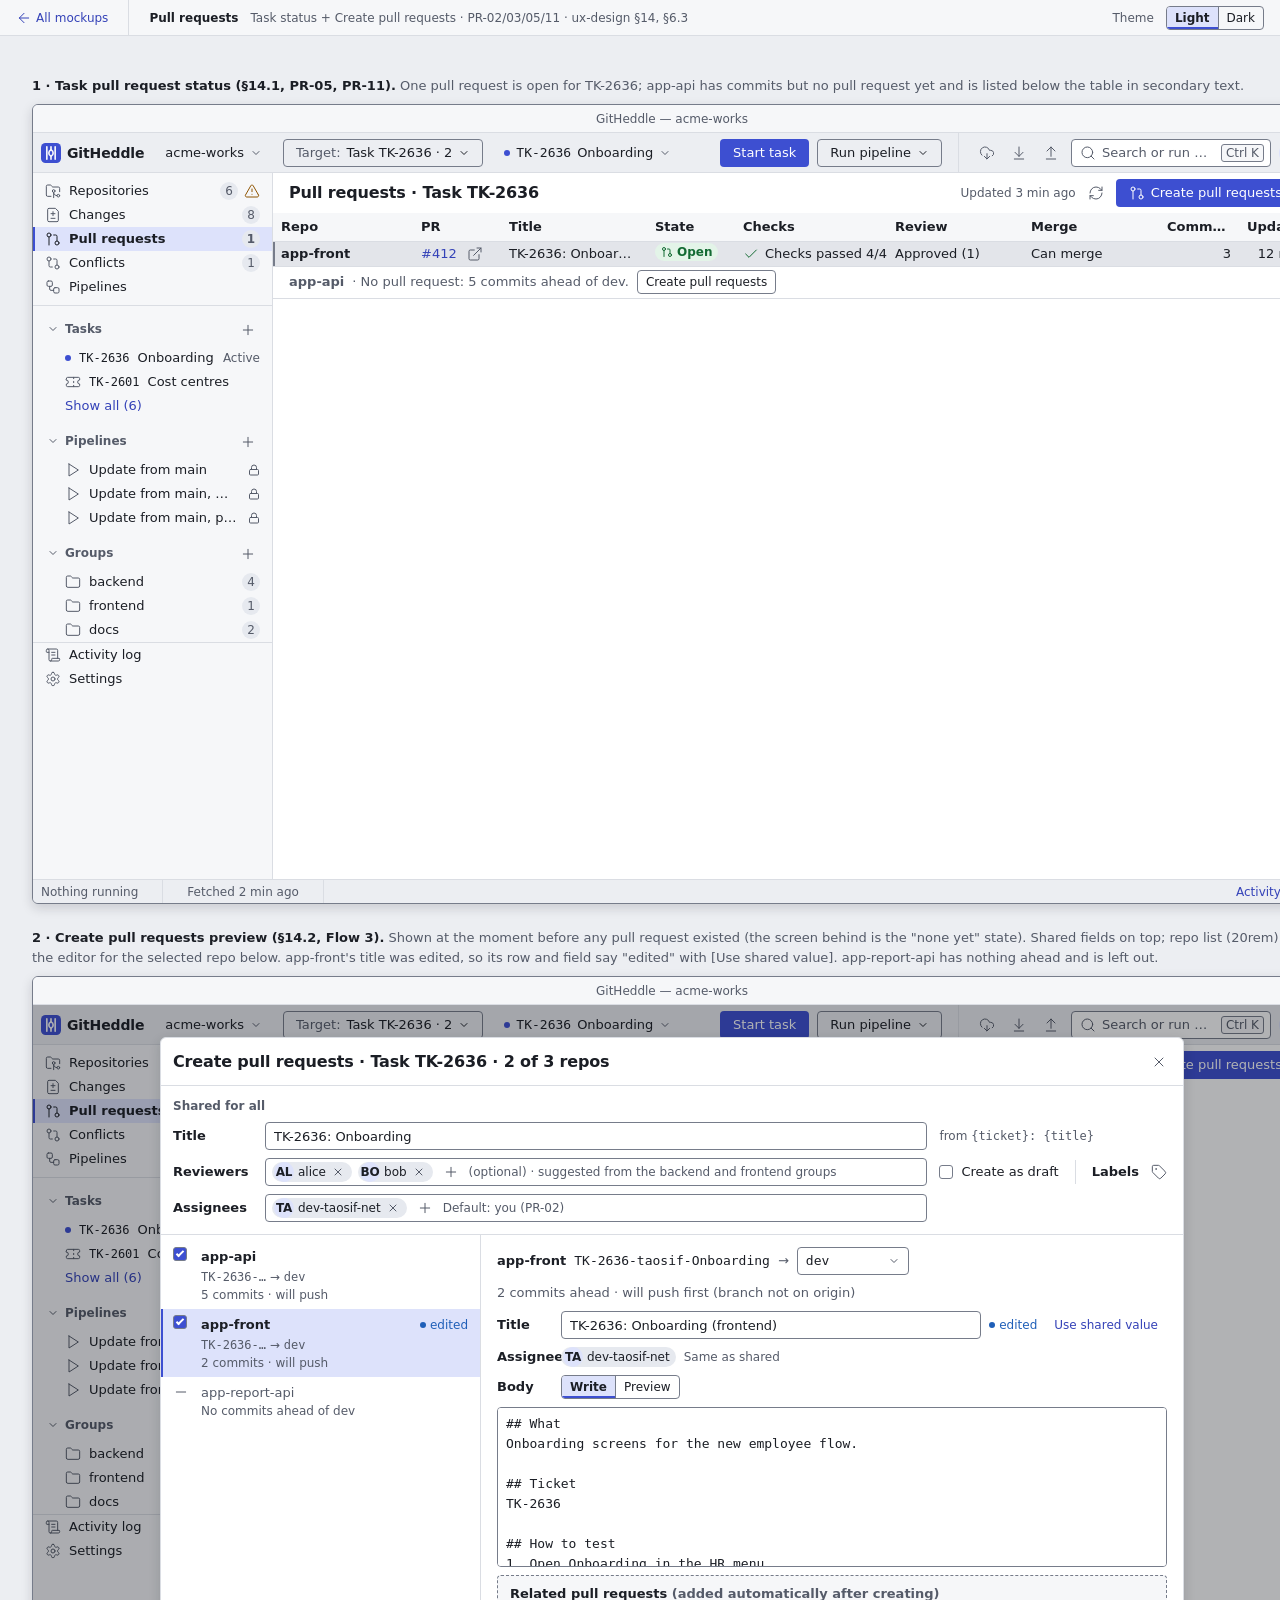
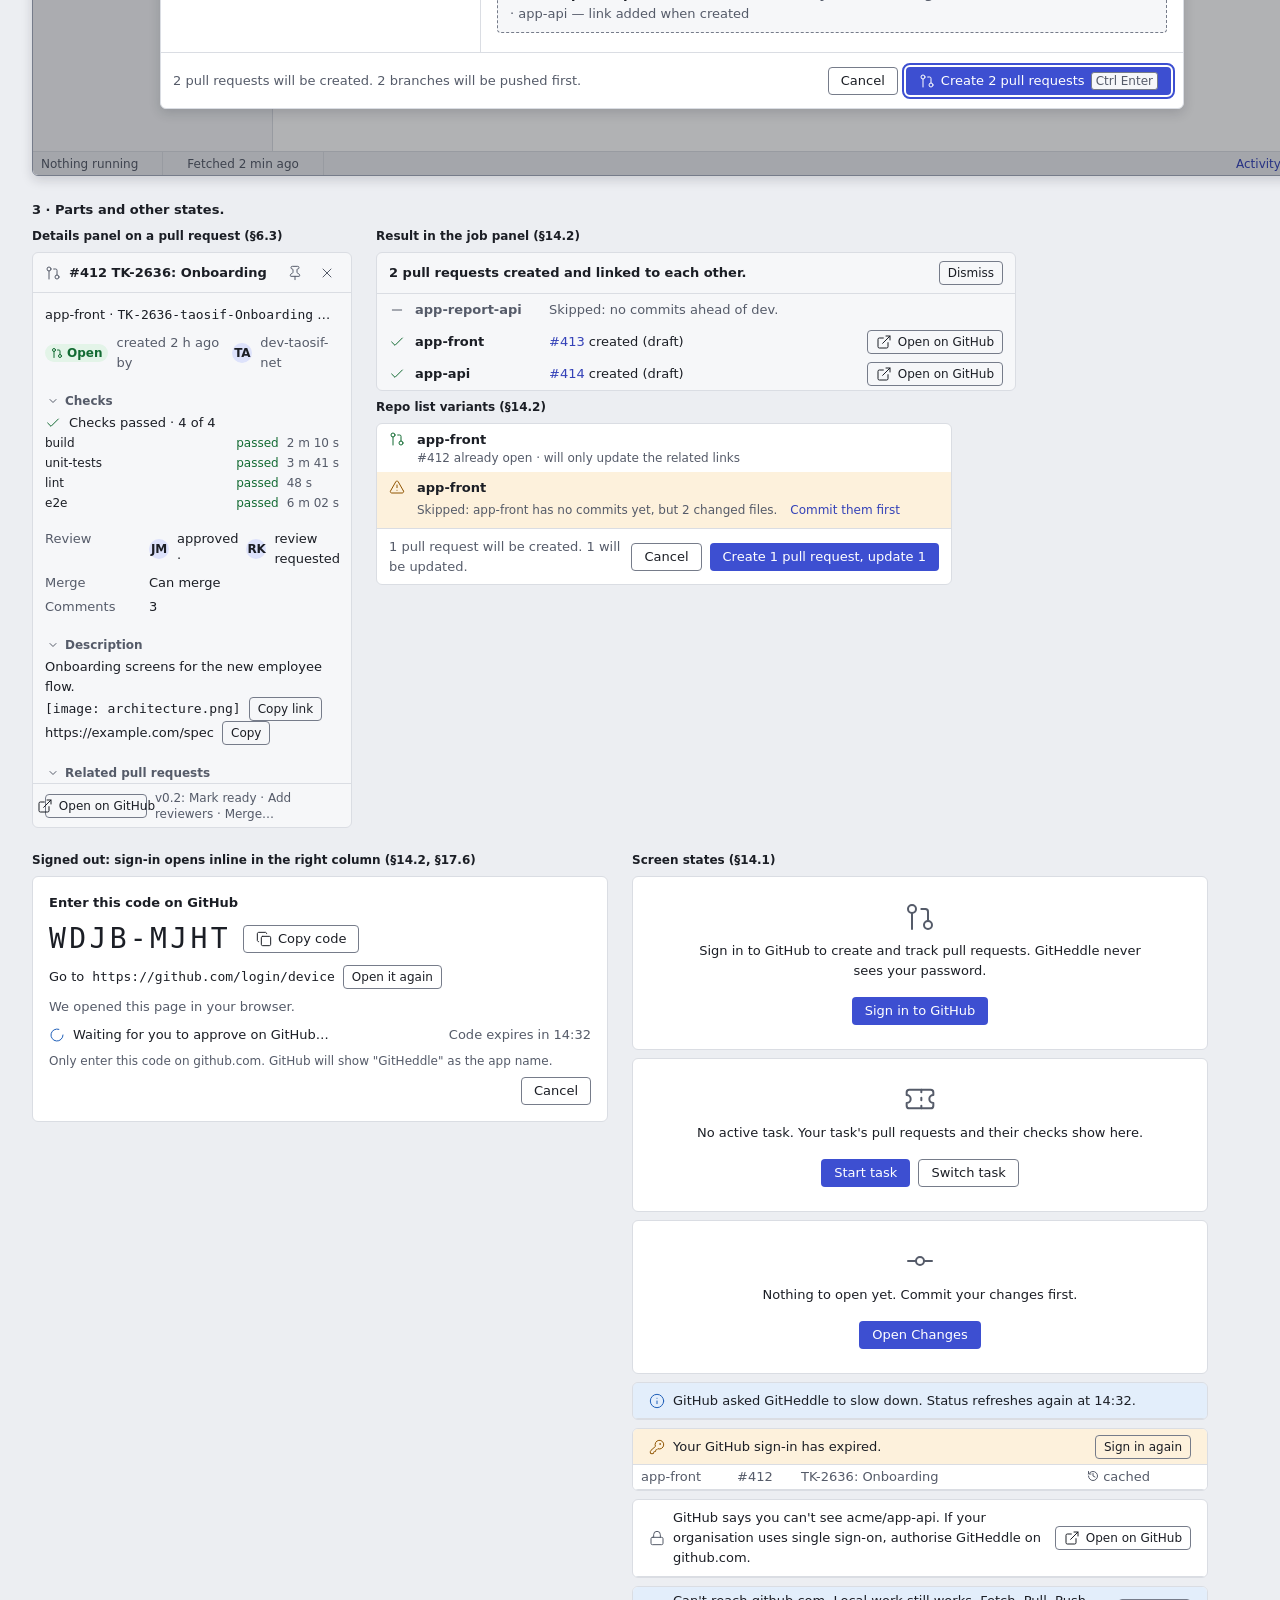
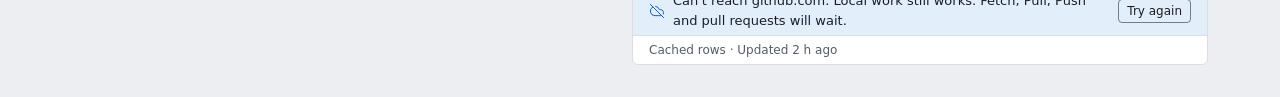
<file: docs/design/mockups/pull-requests.html>
<!DOCTYPE html>
<html lang="en" data-theme="light">
<head>
<meta charset="utf-8">
<meta name="viewport" content="width=device-width, initial-scale=1">
<title>Pull requests · GitHeddle mockup</title>
<link rel="stylesheet" href="tokens.css">
<style>
/* Page helpers shared by this set of mockups. Every colour is a token. */
.mock-frame { display: flex; flex-direction: column; gap: var(--gh-space-4); }
.gh-mock-bar a { display: inline-flex; align-items: center; gap: var(--gh-space-2); }
.gh-segmented > button { border-top: 0; border-bottom: 0; border-left: 0; font: inherit; font-size: var(--gh-text-caption-size); cursor: default; }
.gh-mock-window .gh-scrim { top: 1.75rem; padding-top: var(--gh-space-8); }
.gh-mock-window .gh-dialog { max-height: calc(100% - 4rem); }
.tone-warning { color: var(--gh-warning); }
.tone-danger { color: var(--gh-danger); }
.tone-success { color: var(--gh-success); }
.tone-info { color: var(--gh-info); }
.tone-link { color: var(--gh-text-link); }
.tone-primary { color: var(--gh-text-primary); }
.tone-conflict { color: var(--gh-status-conflicted); }
.nav-list, .plain-list { list-style: none; margin: 0; padding: 0; }
.disc { background: none; border: 0; padding: 0; font: inherit; color: inherit; display: inline-flex; align-items: center; gap: var(--gh-space-2); cursor: default; }
details > summary { list-style: none; cursor: default; }
details > summary::-webkit-details-marker { display: none; }
details[open] > summary .gh-twisty .gh-icon { transform: rotate(90deg); }
.contents { display: contents; }
.scroll { flex: 1; min-height: 0; overflow: auto; }
.gh-jobchip { border: 0; background: transparent; font: inherit; font-size: var(--gh-text-caption-size); }
.account { border: 0; font-family: inherit; cursor: default; }
.account--out { background: transparent; border: 1px solid var(--gh-border-strong); }
.topbar-search { display: inline-flex; align-items: center; gap: var(--gh-space-3); flex: 0 1 12.5rem; min-width: 7.5rem; height: var(--gh-control-md); padding: 0 var(--gh-space-3) 0 var(--gh-space-4); background: var(--gh-surface-sunken); border: 1px solid var(--gh-border-strong); border-radius: var(--gh-radius-md); color: var(--gh-text-secondary); font: inherit; cursor: text; overflow: hidden; }
.topbar-search > span { flex: 1; text-align: left; overflow: hidden; text-overflow: ellipsis; white-space: nowrap; }
.task-chip code { color: var(--gh-text-primary); }
.task-chip__title { max-width: 10rem; color: var(--gh-text-primary); }
.target-picker.is-flash { background: var(--gh-info-soft); }
.nav-item-trail { margin-left: auto; display: inline-flex; align-items: center; gap: var(--gh-space-3); }
.gh-nav-item .nav-item-trail .gh-count { margin-left: 0; }
.gh-nav-item .gh-truncate { flex: 1; }
.gh-nav-item code { font-size: var(--gh-text-caption-size); }
.sidebar-sep { margin: var(--gh-space-3) 0 0; }
.screen-header-title { display: flex; align-items: baseline; gap: var(--gh-space-4); min-width: 0; }
.cell { display: flex; align-items: center; gap: var(--gh-space-3); min-width: 0; }
.cell > .gh-truncate { flex: 1; }
.cell .gh-row__actions { margin-left: auto; }
.gh-table td.is-num, .gh-table th.is-num { text-align: right; }
.table-wrap { flex: 1; min-height: 0; overflow: auto; }
.section-head { display: flex; align-items: center; gap: var(--gh-space-4); padding: var(--gh-space-5) var(--gh-space-6) var(--gh-space-3); }
.gs-line { display: flex; align-items: center; gap: var(--gh-space-4); min-height: 2.25rem; margin: var(--gh-space-4) var(--gh-space-6); padding: 0 var(--gh-space-3) 0 var(--gh-space-5); background: var(--gh-surface-raised); border: 1px solid var(--gh-border-subtle); border-radius: var(--gh-radius-lg); flex: none; }
.next-step { display: flex; align-items: center; gap: var(--gh-space-5); padding: var(--gh-space-5); background: var(--gh-info-soft); border-radius: var(--gh-radius-lg); }
.next-step > .gh-icon { color: var(--gh-info); }
.next-step p { flex: 1; }
.dp-section { display: flex; flex-direction: column; gap: var(--gh-space-2); }
.dp-section > summary { display: flex; align-items: center; gap: var(--gh-space-2); height: var(--gh-row-height); }
.dp-kv { display: grid; grid-template-columns: 4.5rem 1fr auto; align-items: center; column-gap: var(--gh-space-4); min-height: var(--gh-row-height); }
.dp-line { display: flex; align-items: center; gap: var(--gh-space-4); min-height: var(--gh-row-height); min-width: 0; }
.dp-line > .gh-truncate { flex: 1; }
.merge-card { padding: var(--gh-space-5); background: var(--gh-merge-unresolved); border: 1px solid var(--gh-border-subtle); box-shadow: inset var(--gh-edge-width) 0 0 var(--gh-merge-unresolved-edge); border-radius: var(--gh-radius-lg); display: grid; gap: var(--gh-space-3); }
.menu-pos { position: absolute; z-index: 20; }
.sheet-card { display: flex; flex-direction: column; gap: var(--gh-space-4); }
.sheet-card > h2 { color: var(--gh-text-primary); }
.choice-tag { font-size: var(--gh-text-caption-size); color: var(--gh-success); font-weight: 600; }

.pr-body { flex: 1; min-height: 0; overflow: auto; }
.nopr { display: flex; align-items: center; gap: var(--gh-space-4); height: 2rem; padding: 0 var(--gh-space-6); color: var(--gh-text-secondary); border-bottom: 1px solid var(--gh-border-subtle); }
.cpr-shared { grid-template-columns: 5rem 1fr auto; align-items: center; column-gap: var(--gh-space-5); }
.cpr-shared .lbl { font-weight: 600; }
.reviewers { display: flex; align-items: center; gap: var(--gh-space-3); min-height: var(--gh-control-md); padding: 0 var(--gh-space-3); border: 1px solid var(--gh-border-strong); border-radius: var(--gh-radius-md); background: var(--gh-surface-sunken); }
.rev-chip { display: inline-flex; align-items: center; gap: var(--gh-space-2); height: 1.25rem; padding: 0 var(--gh-space-3) 0 var(--gh-space-1); border-radius: var(--gh-radius-full); background: var(--gh-surface-hover); font-size: var(--gh-text-caption-size); }
.cpr-cols { flex: 1; min-height: 0; display: grid; grid-template-columns: 20rem 1fr; }
.cpr-list { border-right: 1px solid var(--gh-border-subtle); overflow: auto; padding: var(--gh-space-3) 0; }
.cpr-item { display: grid; grid-template-columns: 1.5rem 1fr auto; column-gap: var(--gh-space-2); padding: var(--gh-space-3) var(--gh-space-5); }
.cpr-item.is-selected { background: var(--gh-surface-selected); box-shadow: inset var(--gh-bar-width) 0 0 var(--gh-accent-indicator); }
.cpr-item .sub { grid-column: 2 / -1; font-size: var(--gh-text-caption-size); line-height: var(--gh-text-caption-lh); color: var(--gh-text-secondary); }
.cpr-item.is-left-out .name { color: var(--gh-text-secondary); }
.edited { display: inline-flex; align-items: center; gap: var(--gh-space-2); font-size: var(--gh-text-caption-size); color: var(--gh-info); }
.edited::before { content: ""; width: 6px; height: 6px; border-radius: 50%; background: var(--gh-info); }
.cpr-editor { overflow: auto; padding: var(--gh-space-5) var(--gh-space-6); display: flex; flex-direction: column; gap: var(--gh-space-4); }
.cpr-editor .row { display: flex; align-items: center; gap: var(--gh-space-4); }
.cpr-editor .lbl { width: 3.5rem; font-weight: 600; flex: none; }
.cpr-editor .gh-textarea { font-family: var(--gh-font-mono); min-height: 10rem; }
.related { padding: var(--gh-space-4) var(--gh-space-5); background: var(--gh-surface-raised); border: 1px dashed var(--gh-border-strong); border-radius: var(--gh-radius-md); }
.dlg-static { position: static; }
.state-card { width: 36rem; background: var(--gh-surface-sunken); border: 1px solid var(--gh-border-subtle); border-radius: var(--gh-radius-lg); overflow: hidden; }
.state-card .gh-empty { margin: var(--gh-space-4) auto; }
.static-details { position: static; height: 36rem; border: 1px solid var(--gh-border-subtle); border-radius: var(--gh-radius-lg); overflow: hidden; }
.result-card { width: 40rem; background: var(--gh-surface-raised); border: 1px solid var(--gh-border-subtle); border-radius: var(--gh-radius-lg); overflow: hidden; }
.result-head { display: flex; align-items: center; gap: var(--gh-space-4); padding: var(--gh-space-4) var(--gh-space-5); border-bottom: 1px solid var(--gh-border-subtle); }
.result-row { display: grid; grid-template-columns: 1.25rem 8rem 1fr auto; align-items: center; column-gap: var(--gh-space-3); min-height: 2rem; padding: 0 var(--gh-space-5); }
.code-box { display: flex; align-items: center; gap: var(--gh-space-5); }
.device-code { font-family: var(--gh-font-mono); font-size: 1.75rem; line-height: 2.25rem; letter-spacing: 0.12em; user-select: all; }
.desc-list { display: grid; grid-template-columns: 6rem 1fr; column-gap: var(--gh-space-4); row-gap: var(--gh-space-2); }
.check-list { display: grid; grid-template-columns: 1fr auto auto; column-gap: var(--gh-space-4); font-size: var(--gh-text-caption-size); }
</style>
</head>
<body>
<svg width="0" height="0" style="position:absolute" aria-hidden="true" focusable="false"><defs>
<symbol id="i-folder-git-2" viewBox="0 0 24 24"><path d="M9 20H4a2 2 0 0 1-2-2V5a2 2 0 0 1 2-2h3.9a2 2 0 0 1 1.69.9l.81 1.2a2 2 0 0 0 1.67.9H20a2 2 0 0 1 2 2v5"/><circle cx="13" cy="12" r="2"/><path d="M18 19c-2.8 0-5-2.2-5-5v8"/><circle cx="20" cy="19" r="2"/></symbol>
<symbol id="i-file-diff" viewBox="0 0 24 24"><path d="M15 2H6a2 2 0 0 0-2 2v16a2 2 0 0 0 2 2h12a2 2 0 0 0 2-2V7Z"/><path d="M9 10h6"/><path d="M12 13V7"/><path d="M9 17h6"/></symbol>
<symbol id="i-git-pull-request" viewBox="0 0 24 24"><circle cx="18" cy="18" r="3"/><circle cx="6" cy="6" r="3"/><path d="M13 6h3a2 2 0 0 1 2 2v7"/><line x1="6" x2="6" y1="9" y2="21"/></symbol>
<symbol id="i-git-pull-request-draft" viewBox="0 0 24 24"><circle cx="18" cy="18" r="3"/><circle cx="6" cy="6" r="3"/><path d="M18 6V5"/><path d="M18 11v-1"/><line x1="6" x2="6" y1="9" y2="21"/></symbol>
<symbol id="i-git-compare" viewBox="0 0 24 24"><circle cx="18" cy="18" r="3"/><circle cx="6" cy="6" r="3"/><path d="M13 6h3a2 2 0 0 1 2 2v7"/><path d="M11 18H8a2 2 0 0 1-2-2V9"/></symbol>
<symbol id="i-workflow" viewBox="0 0 24 24"><rect width="8" height="8" x="3" y="3" rx="2"/><path d="M7 11v4a2 2 0 0 0 2 2h4"/><rect width="8" height="8" x="13" y="13" rx="2"/></symbol>
<symbol id="i-ticket" viewBox="0 0 24 24"><path d="M2 9a3 3 0 0 1 0 6v2a2 2 0 0 0 2 2h16a2 2 0 0 0 2-2v-2a3 3 0 0 1 0-6V7a2 2 0 0 0-2-2H4a2 2 0 0 0-2 2Z"/><path d="M13 5v2"/><path d="M13 17v2"/><path d="M13 11v2"/></symbol>
<symbol id="i-scroll-text" viewBox="0 0 24 24"><path d="M15 12h-5"/><path d="M15 8h-5"/><path d="M19 17V5a2 2 0 0 0-2-2H4"/><path d="M8 21h12a2 2 0 0 0 2-2v-1a1 1 0 0 0-1-1H11a1 1 0 0 0-1 1v1a2 2 0 1 1-4 0V5a2 2 0 1 0-4 0v2a1 1 0 0 0 1 1h3"/></symbol>
<symbol id="i-settings" viewBox="0 0 24 24"><path d="M12.22 2h-.44a2 2 0 0 0-2 2v.18a2 2 0 0 1-1 1.73l-.43.25a2 2 0 0 1-2 0l-.15-.08a2 2 0 0 0-2.73.73l-.22.38a2 2 0 0 0 .73 2.73l.15.1a2 2 0 0 1 1 1.72v.51a2 2 0 0 1-1 1.74l-.15.09a2 2 0 0 0-.73 2.73l.22.38a2 2 0 0 0 2.73.73l.15-.08a2 2 0 0 1 2 0l.43.25a2 2 0 0 1 1 1.73V20a2 2 0 0 0 2 2h.44a2 2 0 0 0 2-2v-.18a2 2 0 0 1 1-1.73l.43-.25a2 2 0 0 1 2 0l.15.08a2 2 0 0 0 2.73-.73l.22-.39a2 2 0 0 0-.73-2.73l-.15-.08a2 2 0 0 1-1-1.74v-.5a2 2 0 0 1 1-1.74l.15-.09a2 2 0 0 0 .73-2.73l-.22-.38a2 2 0 0 0-2.73-.73l-.15.08a2 2 0 0 1-2 0l-.43-.25a2 2 0 0 1-1-1.73V4a2 2 0 0 0-2-2z"/><circle cx="12" cy="12" r="3"/></symbol>
<symbol id="i-cloud-download" viewBox="0 0 24 24"><path d="M12 13v8l-4-4"/><path d="m12 21 4-4"/><path d="M4.393 15.269A7 7 0 1 1 15.71 8h1.79a4.5 4.5 0 0 1 2.436 8.284"/></symbol>
<symbol id="i-arrow-down-to-line" viewBox="0 0 24 24"><path d="M12 17V3"/><path d="m6 11 6 6 6-6"/><path d="M19 21H5"/></symbol>
<symbol id="i-arrow-up-from-line" viewBox="0 0 24 24"><path d="m18 9-6-6-6 6"/><path d="M12 3v14"/><path d="M5 21h14"/></symbol>
<symbol id="i-git-commit-horizontal" viewBox="0 0 24 24"><circle cx="12" cy="12" r="3"/><line x1="3" x2="9" y1="12" y2="12"/><line x1="15" x2="21" y1="12" y2="12"/></symbol>
<symbol id="i-git-branch" viewBox="0 0 24 24"><line x1="6" x2="6" y1="3" y2="15"/><circle cx="18" cy="6" r="3"/><circle cx="6" cy="18" r="3"/><path d="M18 9a9 9 0 0 1-9 9"/></symbol>
<symbol id="i-git-merge" viewBox="0 0 24 24"><circle cx="18" cy="18" r="3"/><circle cx="6" cy="6" r="3"/><path d="M6 21V9a9 9 0 0 0 9 9"/></symbol>
<symbol id="i-archive" viewBox="0 0 24 24"><rect width="20" height="5" x="2" y="3" rx="1"/><path d="M4 8v11a2 2 0 0 0 2 2h12a2 2 0 0 0 2-2V8"/><path d="M10 12h4"/></symbol>
<symbol id="i-play" viewBox="0 0 24 24"><polygon points="6 3 20 12 6 21 6 3"/></symbol>
<symbol id="i-refresh-cw" viewBox="0 0 24 24"><path d="M3 12a9 9 0 0 1 9-9 9.75 9.75 0 0 1 6.74 2.74L21 8"/><path d="M21 3v5h-5"/><path d="M21 12a9 9 0 0 1-9 9 9.75 9.75 0 0 1-6.74-2.74L3 16"/><path d="M8 16H3v5"/></symbol>
<symbol id="i-plus" viewBox="0 0 24 24"><path d="M5 12h14"/><path d="M12 5v14"/></symbol>
<symbol id="i-minus" viewBox="0 0 24 24"><path d="M5 12h14"/></symbol>
<symbol id="i-undo-2" viewBox="0 0 24 24"><path d="M9 14 4 9l5-5"/><path d="M4 9h10.5a5.5 5.5 0 0 1 5.5 5.5a5.5 5.5 0 0 1-5.5 5.5H11"/></symbol>
<symbol id="i-square-pen" viewBox="0 0 24 24"><path d="M12 3H5a2 2 0 0 0-2 2v14a2 2 0 0 0 2 2h14a2 2 0 0 0 2-2v-7"/><path d="M18.375 2.625a1 1 0 0 1 3 3l-9.013 9.014a2 2 0 0 1-.853.505l-2.873.84a.5.5 0 0 1-.62-.62l.84-2.873a2 2 0 0 1 .506-.852z"/></symbol>
<symbol id="i-square-terminal" viewBox="0 0 24 24"><path d="m7 11 2-2-2-2"/><path d="M11 13h4"/><rect width="18" height="18" x="3" y="3" rx="2" ry="2"/></symbol>
<symbol id="i-folder-open" viewBox="0 0 24 24"><path d="m6 14 1.5-2.9A2 2 0 0 1 9.24 10H20a2 2 0 0 1 1.94 2.5l-1.54 6a2 2 0 0 1-1.95 1.5H4a2 2 0 0 1-2-2V5a2 2 0 0 1 2-2h3.9a2 2 0 0 1 1.69.9l.81 1.2a2 2 0 0 0 1.67.9H18a2 2 0 0 1 2 2v2"/></symbol>
<symbol id="i-folder" viewBox="0 0 24 24"><path d="M20 20a2 2 0 0 0 2-2V8a2 2 0 0 0-2-2h-7.9a2 2 0 0 1-1.69-.9L9.6 3.9A2 2 0 0 0 7.93 3H4a2 2 0 0 0-2 2v13a2 2 0 0 0 2 2Z"/></symbol>
<symbol id="i-file-code" viewBox="0 0 24 24"><path d="M10 12.5 8 15l2 2.5"/><path d="m14 12.5 2 2.5-2 2.5"/><path d="M14 2v4a2 2 0 0 0 2 2h4"/><path d="M15 2H6a2 2 0 0 0-2 2v16a2 2 0 0 0 2 2h12a2 2 0 0 0 2-2V7z"/></symbol>
<symbol id="i-external-link" viewBox="0 0 24 24"><path d="M15 3h6v6"/><path d="M10 14 21 3"/><path d="M18 13v6a2 2 0 0 1-2 2H5a2 2 0 0 1-2-2V8a2 2 0 0 1 2-2h6"/></symbol>
<symbol id="i-shield" viewBox="0 0 24 24"><path d="M20 13c0 5-3.5 7.5-7.66 8.95a1 1 0 0 1-.67-.01C7.5 20.5 4 18 4 13V6a1 1 0 0 1 1-1c2 0 4.5-1.2 6.24-2.72a1.17 1.17 0 0 1 1.52 0C14.51 3.81 17 5 19 5a1 1 0 0 1 1 1z"/></symbol>
<symbol id="i-shield-question" viewBox="0 0 24 24"><path d="M20 13c0 5-3.5 7.5-7.66 8.95a1 1 0 0 1-.67-.01C7.5 20.5 4 18 4 13V6a1 1 0 0 1 1-1c2 0 4.5-1.2 6.24-2.72a1.17 1.17 0 0 1 1.52 0C14.51 3.81 17 5 19 5a1 1 0 0 1 1 1z"/><path d="M9.1 9a3 3 0 0 1 5.82 1c0 2-3 3-3 3"/><path d="M12 17h.01"/></symbol>
<symbol id="i-triangle-alert" viewBox="0 0 24 24"><path d="m21.73 18-8-14a2 2 0 0 0-3.48 0l-8 14A2 2 0 0 0 4 21h16a2 2 0 0 0 1.73-3"/><path d="M12 9v4"/><path d="M12 17h.01"/></symbol>
<symbol id="i-search" viewBox="0 0 24 24"><circle cx="11" cy="11" r="8"/><path d="m21 21-4.3-4.3"/></symbol>
<symbol id="i-chevron-right" viewBox="0 0 24 24"><path d="m9 18 6-6-6-6"/></symbol>
<symbol id="i-chevron-left" viewBox="0 0 24 24"><path d="m15 18-6-6 6-6"/></symbol>
<symbol id="i-chevron-down" viewBox="0 0 24 24"><path d="m6 9 6 6 6-6"/></symbol>
<symbol id="i-arrow-left" viewBox="0 0 24 24"><path d="m12 19-7-7 7-7"/><path d="M19 12H5"/></symbol>
<symbol id="i-arrow-right" viewBox="0 0 24 24"><path d="M5 12h14"/><path d="m12 5 7 7-7 7"/></symbol>
<symbol id="i-unlink" viewBox="0 0 24 24"><path d="m18.84 12.25 1.72-1.71h-.02a5.004 5.004 0 0 0-.12-7.07 5.006 5.006 0 0 0-6.95 0l-1.72 1.71"/><path d="m5.17 11.75-1.71 1.71a5.004 5.004 0 0 0 .12 7.07 5.006 5.006 0 0 0 6.95 0l1.71-1.71"/><line x1="8" x2="8" y1="2" y2="5"/><line x1="2" x2="5" y1="8" y2="8"/><line x1="16" x2="16" y1="19" y2="22"/><line x1="19" x2="22" y1="16" y2="16"/></symbol>
<symbol id="i-split" viewBox="0 0 24 24"><path d="M16 3h5v5"/><path d="M8 3H3v5"/><path d="M12 22v-8.3a4 4 0 0 0-1.172-2.872L3 3"/><path d="m15 9 6-6"/></symbol>
<symbol id="i-cloud-off" viewBox="0 0 24 24"><path d="m2 2 20 20"/><path d="M5.782 5.782A7 7 0 0 0 9 19h8.5a4.5 4.5 0 0 0 1.307-.193"/><path d="M21.532 16.5A4.5 4.5 0 0 0 17.5 10h-1.79A7.008 7.008 0 0 0 10 5.07"/></symbol>
<symbol id="i-circle-help" viewBox="0 0 24 24"><circle cx="12" cy="12" r="10"/><path d="M9.09 9a3 3 0 0 1 5.83 1c0 2-3 3-3 3"/><path d="M12 17h.01"/></symbol>
<symbol id="i-check" viewBox="0 0 24 24"><path d="M20 6 9 17l-5-5"/></symbol>
<symbol id="i-x" viewBox="0 0 24 24"><path d="M18 6 6 18"/><path d="m6 6 12 12"/></symbol>
<symbol id="i-pause" viewBox="0 0 24 24"><rect x="14" y="4" width="4" height="16" rx="1"/><rect x="6" y="4" width="4" height="16" rx="1"/></symbol>
<symbol id="i-circle" viewBox="0 0 24 24"><circle cx="12" cy="12" r="10"/></symbol>
<symbol id="i-circle-dot" viewBox="0 0 24 24"><circle cx="12" cy="12" r="10"/><circle cx="12" cy="12" r="1"/></symbol>
<symbol id="i-loader-circle" viewBox="0 0 24 24"><path d="M21 12a9 9 0 1 1-6.219-8.56"/></symbol>
<symbol id="i-history" viewBox="0 0 24 24"><path d="M3 12a9 9 0 1 0 9-9 9.75 9.75 0 0 0-6.74 2.74L3 8"/><path d="M3 3v5h5"/><path d="M12 7v5l4 2"/></symbol>
<symbol id="i-key-round" viewBox="0 0 24 24"><path d="M2.586 17.414A2 2 0 0 0 2 18.828V21a1 1 0 0 0 1 1h3a1 1 0 0 0 1-1v-1a1 1 0 0 1 1-1h1a1 1 0 0 0 1-1v-1a1 1 0 0 1 1-1h.172a2 2 0 0 0 1.414-.586l.814-.814a6.5 6.5 0 1 0-4-4z"/><circle cx="16.5" cy="7.5" r=".5"/></symbol>
<symbol id="i-lock" viewBox="0 0 24 24"><rect width="18" height="11" x="3" y="11" rx="2" ry="2"/><path d="M7 11V7a5 5 0 0 1 10 0v4"/></symbol>
<symbol id="i-user" viewBox="0 0 24 24"><path d="M19 21v-2a4 4 0 0 0-4-4H9a4 4 0 0 0-4 4v2"/><circle cx="12" cy="7" r="4"/></symbol>
<symbol id="i-ellipsis" viewBox="0 0 24 24"><circle cx="12" cy="12" r="1"/><circle cx="19" cy="12" r="1"/><circle cx="5" cy="12" r="1"/></symbol>
<symbol id="i-copy" viewBox="0 0 24 24"><rect width="14" height="14" x="8" y="8" rx="2" ry="2"/><path d="M4 16c-1.1 0-2-.9-2-2V4c0-1.1.9-2 2-2h10c1.1 0 2 .9 2 2"/></symbol>
<symbol id="i-pin" viewBox="0 0 24 24"><path d="M12 17v5"/><path d="M9 10.76a2 2 0 0 1-1.11 1.79l-1.78.9A2 2 0 0 0 5 15.24V16a1 1 0 0 0 1 1h12a1 1 0 0 0 1-1v-.76a2 2 0 0 0-1.11-1.79l-1.78-.9A2 2 0 0 1 15 10.76V7a1 1 0 0 1 1-1 2 2 0 0 0 0-4H8a2 2 0 0 0 0 4 1 1 0 0 1 1 1z"/></symbol>
<symbol id="i-columns-3" viewBox="0 0 24 24"><rect width="18" height="18" x="3" y="3" rx="2"/><path d="M9 3v18"/><path d="M15 3v18"/></symbol>
<symbol id="i-info" viewBox="0 0 24 24"><circle cx="12" cy="12" r="10"/><path d="M12 16v-4"/><path d="M12 8h.01"/></symbol>
<symbol id="i-octagon-x" viewBox="0 0 24 24"><path d="m15 9-6 6"/><path d="M2.586 16.726A2 2 0 0 1 2 15.312V8.688a2 2 0 0 1 .586-1.414l4.688-4.688A2 2 0 0 1 8.688 2h6.624a2 2 0 0 1 1.414.586l4.688 4.688A2 2 0 0 1 22 8.688v6.624a2 2 0 0 1-.586 1.414l-4.688 4.688a2 2 0 0 1-1.414.586H8.688a2 2 0 0 1-1.414-.586z"/><path d="m9 9 6 6"/></symbol>
<symbol id="i-message-square" viewBox="0 0 24 24"><path d="M21 15a2 2 0 0 1-2 2H7l-4 4V5a2 2 0 0 1 2-2h14a2 2 0 0 1 2 2z"/></symbol>
<symbol id="i-eye" viewBox="0 0 24 24"><path d="M2.062 12.348a1 1 0 0 1 0-.696 10.75 10.75 0 0 1 19.876 0 1 1 0 0 1 0 .696 10.75 10.75 0 0 1-19.876 0"/><circle cx="12" cy="12" r="3"/></symbol>
<symbol id="i-tag" viewBox="0 0 24 24"><path d="M12.586 2.586A2 2 0 0 0 11.172 2H4a2 2 0 0 0-2 2v7.172a2 2 0 0 0 .586 1.414l8.704 8.704a2.426 2.426 0 0 0 3.42 0l6.58-6.58a2.426 2.426 0 0 0 0-3.42z"/><circle cx="7.5" cy="7.5" r=".5"/></symbol>
<symbol id="i-trash-2" viewBox="0 0 24 24"><path d="M3 6h18"/><path d="M19 6v14c0 1-1 2-2 2H7c-1 0-2-1-2-2V6"/><path d="M8 6V4c0-1 1-2 2-2h4c1 0 2 1 2 2v2"/><line x1="10" x2="10" y1="11" y2="17"/><line x1="14" x2="14" y1="11" y2="17"/></symbol>
</defs></svg>
<nav class="gh-mock-bar" aria-label="Mockup controls">
  <a href="index.html"><svg class="gh-icon gh-icon--inherit" aria-hidden="true" focusable="false"><use href="#i-arrow-left"/></svg> All mockups</a>
  <span class="gh-vdivider" aria-hidden="true"></span>
  <strong>Pull requests</strong>
  <span class="gh-secondary gh-truncate">Task status + Create pull requests · PR-02/03/05/11 · ux-design §14, §6.3</span>
  <span class="gh-spacer"></span>
  <span id="theme-label" class="gh-secondary">Theme</span>
  <div class="gh-segmented" role="group" aria-labelledby="theme-label">
    <button type="button" data-set-theme="light" aria-pressed="true" class="is-selected">Light</button>
    <button type="button" data-set-theme="dark" aria-pressed="false">Dark</button>
  </div>
</nav>
<div class="gh-mock-stage">

<section class="mock-frame" aria-labelledby="f1-cap">
  <p class="gh-mock-caption" id="f1-cap"><strong>1 · Task pull request status (§14.1, PR-05, PR-11).</strong> One pull request is open for TK-2636; app-api has commits but no pull request yet and is listed below the table in secondary text.</p>
  <div class="gh-mock-window" id="f1">
    <div class="gh-mock-osbar" aria-hidden="true">GitHeddle — acme-works</div>

    <div class="gh-shell">
      <a class="gh-sr-only" href="#f1-main">Skip to main content</a>

    <header class="gh-topbar" aria-label="Top bar">
      <div class="contents" role="toolbar" aria-label="Top bar">
      <span class="gh-wordmark"><svg class="gh-logo" width="20" height="20" viewBox="0 0 24 24" aria-hidden="true" focusable="false"><rect width="24" height="24" rx="5.5"/><g><path d="M7 4.5v15M17 4.5v15"/><path d="M12 4.5v3.5c0 0-2.6 1.2-2.6 4s2.6 4 2.6 4v3.5"/><path d="M12 8c0 0 2.6 1.2 2.6 4s-2.6 4-2.6 4"/></g></svg><span>GitHeddle</span></span>
      <button type="button" class="gh-btn gh-btn--ghost" aria-haspopup="menu" aria-label="Workspace: acme-works. Workspace menu" title="acme-works"><span class="gh-truncate tone-primary">acme-works</span><svg class="gh-icon gh-icon--sm" aria-hidden="true" focusable="false"><use href="#i-chevron-down"/></svg></button>
      <button type="button" class="gh-btn target-picker" role="combobox" aria-haspopup="listbox" aria-expanded="false" aria-label="Target: Task TK-2636, 2 repos" aria-describedby="f1-target-desc"><span class="gh-secondary">Target:</span> Task TK-2636 · 2 <svg class="gh-icon gh-icon--sm" aria-hidden="true" focusable="false"><use href="#i-chevron-down"/></svg></button>
      <span id="f1-target-desc" class="gh-sr-only">Fetch, Pull, Push and pipelines act on these repos</span>

      <button type="button" class="gh-btn gh-btn--ghost task-chip" aria-haspopup="menu" aria-label="Active task: TK-2636 Onboarding, 2 repos. Task actions" title="TK-2636 Onboarding · TK-2636-taosif-Onboarding"><span class="gh-dot gh-dot--accent" aria-hidden="true"></span><code>TK-2636</code><span class="gh-truncate task-chip__title">Onboarding</span><svg class="gh-icon gh-icon--sm" aria-hidden="true" focusable="false"><use href="#i-chevron-down"/></svg></button>
      <span class="gh-topbar__spacer"></span>
      <button type="button" class="gh-btn gh-btn--primary" aria-keyshortcuts="Control+N" title="Creates the task branch from the latest base in each repo you pick, after a preview.">Start task</button>
      <button type="button" class="gh-btn" aria-haspopup="menu" title="Runs a saved list of Git steps on the target repos, after a preview.">Run pipeline <svg class="gh-icon gh-icon--sm" aria-hidden="true" focusable="false"><use href="#i-chevron-down"/></svg></button>
      <span class="gh-vdivider" aria-hidden="true"></span>
      <button type="button" class="gh-btn gh-btn--icon" aria-label="Fetch 2 repos" aria-keyshortcuts="Control+Shift+F" title="Fetches 2 repos (Task TK-2636). Downloads new commits from origin without changing any of your branches."><svg class="gh-icon" aria-hidden="true" focusable="false"><use href="#i-cloud-download"/></svg></button>
      <button type="button" class="gh-btn gh-btn--icon" aria-label="Pull 2 repos" aria-keyshortcuts="Control+Shift+D" title="Pulls 2 repos (Task TK-2636). Brings new commits from origin. Stops if it can't fast-forward."><svg class="gh-icon" aria-hidden="true" focusable="false"><use href="#i-arrow-down-to-line"/></svg></button>
      <button type="button" class="gh-btn gh-btn--icon" aria-label="Push 2 repos" aria-keyshortcuts="Control+Shift+H" title="Pushes 2 repos (Task TK-2636). Sends your new commits to origin. Never force-pushes."><svg class="gh-icon" aria-hidden="true" focusable="false"><use href="#i-arrow-up-from-line"/></svg></button>
      <button type="button" class="topbar-search" aria-label="Search or run a command (Ctrl+K)" aria-keyshortcuts="Control+K"><svg class="gh-icon" aria-hidden="true" focusable="false"><use href="#i-search"/></svg><span>Search or run a command…</span><kbd>Ctrl K</kbd></button>
      <button type="button" class="gh-initials account" aria-haspopup="menu" aria-label="Signed in to GitHub as dev-taosif-net. Account menu" title="Signed in as dev-taosif-net">TA</button>
      </div>
    </header>
      <div class="gh-shell__body">

    <nav class="gh-sidebar" aria-label="Main">
      <ul class="nav-list">

        <li><a class="gh-nav-item" href="dashboard.html" aria-label="Repositories, 6 repos, 1 needs review" title="6 repos · 1 needs review"><svg class="gh-icon" aria-hidden="true" focusable="false"><use href="#i-folder-git-2"/></svg><span>Repositories</span><span class="nav-item-trail"><span class="gh-count">6</span><svg class="gh-icon tone-warning" aria-hidden="true" focusable="false"><use href="#i-triangle-alert"/></svg></span></a></li>

        <li><a class="gh-nav-item" href="changes.html" aria-label="Changes, 8 files"><svg class="gh-icon" aria-hidden="true" focusable="false"><use href="#i-file-diff"/></svg><span>Changes</span><span class="nav-item-trail"><span class="gh-count">8</span></span></a></li>

        <li><a class="gh-nav-item is-selected" href="pull-requests.html" aria-current="page" aria-label="Pull requests, 1 open"><svg class="gh-icon" aria-hidden="true" focusable="false"><use href="#i-git-pull-request"/></svg><span>Pull requests</span><span class="nav-item-trail"><span class="gh-count">1</span></span></a></li>

        <li><a class="gh-nav-item" href="merge-editor.html" aria-label="Conflicts, 1 repo needs you" title="1 repo, 3 conflicted files"><svg class="gh-icon" aria-hidden="true" focusable="false"><use href="#i-git-compare"/></svg><span>Conflicts</span><span class="nav-item-trail"><span class="gh-count">1</span></span></a></li>

        <li><a class="gh-nav-item" href="pipelines.html" aria-label="Pipelines"><svg class="gh-icon" aria-hidden="true" focusable="false"><use href="#i-workflow"/></svg><span>Pipelines</span></a></li>
      </ul>
      <hr class="sidebar-sep">

      <div class="gh-sidebar__group">
        <h2 class="gh-section-title"><button type="button" class="disc" aria-expanded="true"><span class="gh-twisty is-open"><svg class="gh-icon gh-icon--sm" aria-hidden="true" focusable="false"><use href="#i-chevron-right"/></svg></span>Tasks</button></h2>
        <button type="button" class="gh-btn gh-btn--icon" aria-label="Start task" title="Start task"><svg class="gh-icon" aria-hidden="true" focusable="false"><use href="#i-plus"/></svg></button>
      </div>
      <ul class="nav-list">
        <li><a class="gh-nav-item gh-nav-item--sub" href="task.html" aria-label="TK-2636 Onboarding, active task"><span class="gh-dot gh-dot--accent" aria-hidden="true"></span><code>TK-2636</code><span class="gh-truncate">Onboarding</span><span class="gh-caption gh-secondary">Active</span></a></li>
        <li><a class="gh-nav-item gh-nav-item--sub" href="task.html" aria-label="TK-2601 Cost centres"><svg class="gh-icon" aria-hidden="true" focusable="false"><use href="#i-ticket"/></svg><code>TK-2601</code><span class="gh-truncate">Cost centres</span></a></li>
        <li><a class="gh-nav-item gh-nav-item--sub" href="#" aria-label="Show all 6 tasks"><span class="gh-link">Show all (6)</span></a></li>
      </ul>

      <div class="gh-sidebar__group">
        <h2 class="gh-section-title"><button type="button" class="disc" aria-expanded="true"><span class="gh-twisty is-open"><svg class="gh-icon gh-icon--sm" aria-hidden="true" focusable="false"><use href="#i-chevron-right"/></svg></span>Pipelines</button></h2>
        <button type="button" class="gh-btn gh-btn--icon" aria-label="New pipeline" title="New pipeline"><svg class="gh-icon" aria-hidden="true" focusable="false"><use href="#i-plus"/></svg></button>
      </div>
      <ul class="nav-list">
        <li><a class="gh-nav-item gh-nav-item--sub" href="pipelines.html" aria-label="Update from main. Ready-made pipeline" title="Ready-made. Duplicate it to change it"><svg class="gh-icon" aria-hidden="true" focusable="false"><use href="#i-play"/></svg><span class="gh-truncate">Update from main</span><svg class="gh-icon gh-icon--sm" aria-hidden="true" focusable="false"><use href="#i-lock"/></svg></a></li>
        <li><a class="gh-nav-item gh-nav-item--sub" href="pipelines.html" aria-label="Update from main, merge into dev. Ready-made pipeline" title="Ready-made. Duplicate it to change it"><svg class="gh-icon" aria-hidden="true" focusable="false"><use href="#i-play"/></svg><span class="gh-truncate">Update from main, merge into dev</span><svg class="gh-icon gh-icon--sm" aria-hidden="true" focusable="false"><use href="#i-lock"/></svg></a></li>
        <li><a class="gh-nav-item gh-nav-item--sub" href="pipelines.html" aria-label="Update from main, pull request to dev. Ready-made pipeline" title="Ready-made. Duplicate it to change it"><svg class="gh-icon" aria-hidden="true" focusable="false"><use href="#i-play"/></svg><span class="gh-truncate">Update from main, pull request to dev</span><svg class="gh-icon gh-icon--sm" aria-hidden="true" focusable="false"><use href="#i-lock"/></svg></a></li>
      </ul>

      <div class="gh-sidebar__group">
        <h2 class="gh-section-title"><button type="button" class="disc" aria-expanded="true"><span class="gh-twisty is-open"><svg class="gh-icon gh-icon--sm" aria-hidden="true" focusable="false"><use href="#i-chevron-right"/></svg></span>Groups</button></h2>
        <button type="button" class="gh-btn gh-btn--icon" aria-label="New group" title="New group"><svg class="gh-icon" aria-hidden="true" focusable="false"><use href="#i-plus"/></svg></button>
      </div>
      <ul class="nav-list">
        <li><a class="gh-nav-item gh-nav-item--sub" href="#" aria-label="Group backend, 4 repos"><svg class="gh-icon" aria-hidden="true" focusable="false"><use href="#i-folder"/></svg><span class="gh-truncate">backend</span><span class="gh-count">4</span></a></li>
        <li><a class="gh-nav-item gh-nav-item--sub" href="#" aria-label="Group frontend, 1 repo"><svg class="gh-icon" aria-hidden="true" focusable="false"><use href="#i-folder"/></svg><span class="gh-truncate">frontend</span><span class="gh-count">1</span></a></li>
        <li><a class="gh-nav-item gh-nav-item--sub" href="#" aria-label="Group docs, 2 repos"><svg class="gh-icon" aria-hidden="true" focusable="false"><use href="#i-folder"/></svg><span class="gh-truncate">docs</span><span class="gh-count">2</span></a></li>
      </ul>
      <ul class="nav-list gh-sidebar__bottom">

        <li><a class="gh-nav-item" href="#" aria-label="Activity log"><svg class="gh-icon" aria-hidden="true" focusable="false"><use href="#i-scroll-text"/></svg><span>Activity log</span></a></li>

        <li><a class="gh-nav-item" href="settings.html" aria-label="Settings"><svg class="gh-icon" aria-hidden="true" focusable="false"><use href="#i-settings"/></svg><span>Settings</span></a></li>
      </ul>
    </nav>
        <div class="gh-main" role="main" id="f1-main">
          <div class="gh-screen-header">
            <h1 class="gh-screen-title">Pull requests · Task TK-2636</h1>
            <span class="gh-spacer"></span>
            <span class="gh-caption gh-secondary">Updated 3 min ago</span>
            <button type="button" class="gh-btn gh-btn--icon" aria-label="Refresh pull request status" title="Asks GitHub for the latest status of these pull requests. (F5)"><svg class="gh-icon" aria-hidden="true" focusable="false"><use href="#i-refresh-cw"/></svg></button>
            <button type="button" class="gh-btn gh-btn--primary" aria-keyshortcuts="Control+Shift+R" title="Opens one pull request per task repo that has commits ahead, after a preview you can edit."><svg class="gh-icon" aria-hidden="true" focusable="false"><use href="#i-git-pull-request"/></svg>Create pull requests</button>
          </div>
          <div class="pr-body">

          <table class="gh-table" role="grid" aria-label="Pull requests of task TK-2636" id="f1-prs">
            <colgroup><col style="width:140px"><col style="width:88px"><col><col style="width:88px"><col style="width:152px"><col style="width:136px"><col style="width:136px"><col style="width:80px"><col style="width:72px"></colgroup>
            <thead><tr><th scope="col">Repo</th><th scope="col">PR</th><th scope="col">Title</th><th scope="col">State</th><th scope="col">Checks</th><th scope="col">Review</th><th scope="col">Merge</th><th scope="col" class="is-num">Comments</th><th scope="col" class="is-num">Updated</th></tr></thead>
            <tbody>
            <tr class="is-selected-inactive" aria-label="app-front, pull request 412, TK-2636: Onboarding, open, checks passed 4 of 4, approved 1, can merge, 3 comments, updated 12 minutes ago"><td><span class="gh-strong">app-front</span></td><td><div class="cell"><a href="#" title="Shows #412 in the details panel.">#412</a><button type="button" class="gh-btn gh-btn--icon" aria-label="Open #412 on GitHub" title="Opens #412 on github.com in your browser."><svg class="gh-icon" aria-hidden="true" focusable="false"><use href="#i-external-link"/></svg></button></div></td><td>TK-2636: Onboarding</td><td><span class="gh-pill gh-pill--success" title="Open: waiting for review or merge."><svg class="gh-icon" aria-hidden="true" focusable="false"><use href="#i-git-pull-request"/></svg>Open</span></td><td><span class="cell" title="4 of 4 checks passed."><svg class="gh-icon tone-success" aria-hidden="true" focusable="false"><use href="#i-check"/></svg>Checks passed 4/4</span></td><td>Approved (1)</td><td>Can merge</td><td class="is-num">3</td><td class="is-num">12 min</td></tr>
            </tbody>
          </table>
            <div class="nopr"><span class="gh-strong gh-secondary">app-api</span><span>· No pull request: 5 commits ahead of dev.</span><button type="button" class="gh-btn gh-btn--sm">Create pull requests</button></div>
          </div>
        </div>

      </div>

    <footer class="gh-bottombar" aria-label="Status bar">
      <div class="gh-hstack" role="group" aria-label="Jobs"><span>Nothing running</span></div>
      <span class="gh-vdivider" aria-hidden="true"></span>
      <span title="Oldest: knowledge-hub, 3 days ago">Fetched 2 min ago</span>
      <span class="gh-vdivider" aria-hidden="true"></span>
      <span class="gh-bottombar__spacer"></span>

      <a href="#" class="gh-link">Activity log</a>
    </footer>
    </div>
  </div>
</section>
<section class="mock-frame" aria-labelledby="f2-cap">
  <p class="gh-mock-caption" id="f2-cap"><strong>2 · Create pull requests preview (§14.2, Flow 3).</strong> Shown at the moment before any pull request existed (the screen behind is the "none yet" state). Shared fields on top; repo list (20rem) and the editor for the selected repo below. app-front's title was edited, so its row and field say "edited" with [Use shared value]. app-report-api has nothing ahead and is left out.</p>
  <div class="gh-mock-window" id="f2">
    <div class="gh-mock-osbar" aria-hidden="true">GitHeddle — acme-works</div>

    <div class="gh-shell">
      <a class="gh-sr-only" href="#f2-main">Skip to main content</a>

    <header class="gh-topbar" aria-label="Top bar">
      <div class="contents" role="toolbar" aria-label="Top bar">
      <span class="gh-wordmark"><svg class="gh-logo" width="20" height="20" viewBox="0 0 24 24" aria-hidden="true" focusable="false"><rect width="24" height="24" rx="5.5"/><g><path d="M7 4.5v15M17 4.5v15"/><path d="M12 4.5v3.5c0 0-2.6 1.2-2.6 4s2.6 4 2.6 4v3.5"/><path d="M12 8c0 0 2.6 1.2 2.6 4s-2.6 4-2.6 4"/></g></svg><span>GitHeddle</span></span>
      <button type="button" class="gh-btn gh-btn--ghost" aria-haspopup="menu" aria-label="Workspace: acme-works. Workspace menu" title="acme-works"><span class="gh-truncate tone-primary">acme-works</span><svg class="gh-icon gh-icon--sm" aria-hidden="true" focusable="false"><use href="#i-chevron-down"/></svg></button>
      <button type="button" class="gh-btn target-picker" role="combobox" aria-haspopup="listbox" aria-expanded="false" aria-label="Target: Task TK-2636, 2 repos" aria-describedby="f2-target-desc"><span class="gh-secondary">Target:</span> Task TK-2636 · 2 <svg class="gh-icon gh-icon--sm" aria-hidden="true" focusable="false"><use href="#i-chevron-down"/></svg></button>
      <span id="f2-target-desc" class="gh-sr-only">Fetch, Pull, Push and pipelines act on these repos</span>

      <button type="button" class="gh-btn gh-btn--ghost task-chip" aria-haspopup="menu" aria-label="Active task: TK-2636 Onboarding, 2 repos. Task actions" title="TK-2636 Onboarding · TK-2636-taosif-Onboarding"><span class="gh-dot gh-dot--accent" aria-hidden="true"></span><code>TK-2636</code><span class="gh-truncate task-chip__title">Onboarding</span><svg class="gh-icon gh-icon--sm" aria-hidden="true" focusable="false"><use href="#i-chevron-down"/></svg></button>
      <span class="gh-topbar__spacer"></span>
      <button type="button" class="gh-btn gh-btn--primary" aria-keyshortcuts="Control+N" title="Creates the task branch from the latest base in each repo you pick, after a preview.">Start task</button>
      <button type="button" class="gh-btn" aria-haspopup="menu" title="Runs a saved list of Git steps on the target repos, after a preview.">Run pipeline <svg class="gh-icon gh-icon--sm" aria-hidden="true" focusable="false"><use href="#i-chevron-down"/></svg></button>
      <span class="gh-vdivider" aria-hidden="true"></span>
      <button type="button" class="gh-btn gh-btn--icon" aria-label="Fetch 2 repos" aria-keyshortcuts="Control+Shift+F" title="Fetches 2 repos (Task TK-2636). Downloads new commits from origin without changing any of your branches."><svg class="gh-icon" aria-hidden="true" focusable="false"><use href="#i-cloud-download"/></svg></button>
      <button type="button" class="gh-btn gh-btn--icon" aria-label="Pull 2 repos" aria-keyshortcuts="Control+Shift+D" title="Pulls 2 repos (Task TK-2636). Brings new commits from origin. Stops if it can't fast-forward."><svg class="gh-icon" aria-hidden="true" focusable="false"><use href="#i-arrow-down-to-line"/></svg></button>
      <button type="button" class="gh-btn gh-btn--icon" aria-label="Push 2 repos" aria-keyshortcuts="Control+Shift+H" title="Pushes 2 repos (Task TK-2636). Sends your new commits to origin. Never force-pushes."><svg class="gh-icon" aria-hidden="true" focusable="false"><use href="#i-arrow-up-from-line"/></svg></button>
      <button type="button" class="topbar-search" aria-label="Search or run a command (Ctrl+K)" aria-keyshortcuts="Control+K"><svg class="gh-icon" aria-hidden="true" focusable="false"><use href="#i-search"/></svg><span>Search or run a command…</span><kbd>Ctrl K</kbd></button>
      <button type="button" class="gh-initials account" aria-haspopup="menu" aria-label="Signed in to GitHub as dev-taosif-net. Account menu" title="Signed in as dev-taosif-net">TA</button>
      </div>
    </header>
      <div class="gh-shell__body">

    <nav class="gh-sidebar" aria-label="Main">
      <ul class="nav-list">

        <li><a class="gh-nav-item" href="dashboard.html" aria-label="Repositories, 6 repos, 1 needs review" title="6 repos · 1 needs review"><svg class="gh-icon" aria-hidden="true" focusable="false"><use href="#i-folder-git-2"/></svg><span>Repositories</span><span class="nav-item-trail"><span class="gh-count">6</span><svg class="gh-icon tone-warning" aria-hidden="true" focusable="false"><use href="#i-triangle-alert"/></svg></span></a></li>

        <li><a class="gh-nav-item" href="changes.html" aria-label="Changes, 8 files"><svg class="gh-icon" aria-hidden="true" focusable="false"><use href="#i-file-diff"/></svg><span>Changes</span><span class="nav-item-trail"><span class="gh-count">8</span></span></a></li>

        <li><a class="gh-nav-item is-selected" href="pull-requests.html" aria-current="page" aria-label="Pull requests, 1 open"><svg class="gh-icon" aria-hidden="true" focusable="false"><use href="#i-git-pull-request"/></svg><span>Pull requests</span><span class="nav-item-trail"><span class="gh-count">1</span></span></a></li>

        <li><a class="gh-nav-item" href="merge-editor.html" aria-label="Conflicts, 1 repo needs you" title="1 repo, 3 conflicted files"><svg class="gh-icon" aria-hidden="true" focusable="false"><use href="#i-git-compare"/></svg><span>Conflicts</span><span class="nav-item-trail"><span class="gh-count">1</span></span></a></li>

        <li><a class="gh-nav-item" href="pipelines.html" aria-label="Pipelines"><svg class="gh-icon" aria-hidden="true" focusable="false"><use href="#i-workflow"/></svg><span>Pipelines</span></a></li>
      </ul>
      <hr class="sidebar-sep">

      <div class="gh-sidebar__group">
        <h2 class="gh-section-title"><button type="button" class="disc" aria-expanded="true"><span class="gh-twisty is-open"><svg class="gh-icon gh-icon--sm" aria-hidden="true" focusable="false"><use href="#i-chevron-right"/></svg></span>Tasks</button></h2>
        <button type="button" class="gh-btn gh-btn--icon" aria-label="Start task" title="Start task"><svg class="gh-icon" aria-hidden="true" focusable="false"><use href="#i-plus"/></svg></button>
      </div>
      <ul class="nav-list">
        <li><a class="gh-nav-item gh-nav-item--sub" href="task.html" aria-label="TK-2636 Onboarding, active task"><span class="gh-dot gh-dot--accent" aria-hidden="true"></span><code>TK-2636</code><span class="gh-truncate">Onboarding</span><span class="gh-caption gh-secondary">Active</span></a></li>
        <li><a class="gh-nav-item gh-nav-item--sub" href="task.html" aria-label="TK-2601 Cost centres"><svg class="gh-icon" aria-hidden="true" focusable="false"><use href="#i-ticket"/></svg><code>TK-2601</code><span class="gh-truncate">Cost centres</span></a></li>
        <li><a class="gh-nav-item gh-nav-item--sub" href="#" aria-label="Show all 6 tasks"><span class="gh-link">Show all (6)</span></a></li>
      </ul>

      <div class="gh-sidebar__group">
        <h2 class="gh-section-title"><button type="button" class="disc" aria-expanded="true"><span class="gh-twisty is-open"><svg class="gh-icon gh-icon--sm" aria-hidden="true" focusable="false"><use href="#i-chevron-right"/></svg></span>Pipelines</button></h2>
        <button type="button" class="gh-btn gh-btn--icon" aria-label="New pipeline" title="New pipeline"><svg class="gh-icon" aria-hidden="true" focusable="false"><use href="#i-plus"/></svg></button>
      </div>
      <ul class="nav-list">
        <li><a class="gh-nav-item gh-nav-item--sub" href="pipelines.html" aria-label="Update from main. Ready-made pipeline" title="Ready-made. Duplicate it to change it"><svg class="gh-icon" aria-hidden="true" focusable="false"><use href="#i-play"/></svg><span class="gh-truncate">Update from main</span><svg class="gh-icon gh-icon--sm" aria-hidden="true" focusable="false"><use href="#i-lock"/></svg></a></li>
        <li><a class="gh-nav-item gh-nav-item--sub" href="pipelines.html" aria-label="Update from main, merge into dev. Ready-made pipeline" title="Ready-made. Duplicate it to change it"><svg class="gh-icon" aria-hidden="true" focusable="false"><use href="#i-play"/></svg><span class="gh-truncate">Update from main, merge into dev</span><svg class="gh-icon gh-icon--sm" aria-hidden="true" focusable="false"><use href="#i-lock"/></svg></a></li>
        <li><a class="gh-nav-item gh-nav-item--sub" href="pipelines.html" aria-label="Update from main, pull request to dev. Ready-made pipeline" title="Ready-made. Duplicate it to change it"><svg class="gh-icon" aria-hidden="true" focusable="false"><use href="#i-play"/></svg><span class="gh-truncate">Update from main, pull request to dev</span><svg class="gh-icon gh-icon--sm" aria-hidden="true" focusable="false"><use href="#i-lock"/></svg></a></li>
      </ul>

      <div class="gh-sidebar__group">
        <h2 class="gh-section-title"><button type="button" class="disc" aria-expanded="true"><span class="gh-twisty is-open"><svg class="gh-icon gh-icon--sm" aria-hidden="true" focusable="false"><use href="#i-chevron-right"/></svg></span>Groups</button></h2>
        <button type="button" class="gh-btn gh-btn--icon" aria-label="New group" title="New group"><svg class="gh-icon" aria-hidden="true" focusable="false"><use href="#i-plus"/></svg></button>
      </div>
      <ul class="nav-list">
        <li><a class="gh-nav-item gh-nav-item--sub" href="#" aria-label="Group backend, 4 repos"><svg class="gh-icon" aria-hidden="true" focusable="false"><use href="#i-folder"/></svg><span class="gh-truncate">backend</span><span class="gh-count">4</span></a></li>
        <li><a class="gh-nav-item gh-nav-item--sub" href="#" aria-label="Group frontend, 1 repo"><svg class="gh-icon" aria-hidden="true" focusable="false"><use href="#i-folder"/></svg><span class="gh-truncate">frontend</span><span class="gh-count">1</span></a></li>
        <li><a class="gh-nav-item gh-nav-item--sub" href="#" aria-label="Group docs, 2 repos"><svg class="gh-icon" aria-hidden="true" focusable="false"><use href="#i-folder"/></svg><span class="gh-truncate">docs</span><span class="gh-count">2</span></a></li>
      </ul>
      <ul class="nav-list gh-sidebar__bottom">

        <li><a class="gh-nav-item" href="#" aria-label="Activity log"><svg class="gh-icon" aria-hidden="true" focusable="false"><use href="#i-scroll-text"/></svg><span>Activity log</span></a></li>

        <li><a class="gh-nav-item" href="settings.html" aria-label="Settings"><svg class="gh-icon" aria-hidden="true" focusable="false"><use href="#i-settings"/></svg><span>Settings</span></a></li>
      </ul>
    </nav>
        <div class="gh-main" role="main" id="f2-main">
          <div class="gh-screen-header">
            <h1 class="gh-screen-title">Pull requests · Task TK-2636</h1>
            <span class="gh-spacer"></span>
            <span class="gh-caption gh-secondary">Updated just now</span>
            <button type="button" class="gh-btn gh-btn--icon" aria-label="Refresh pull request status" title="Asks GitHub for the latest status of these pull requests. (F5)"><svg class="gh-icon" aria-hidden="true" focusable="false"><use href="#i-refresh-cw"/></svg></button>
            <button type="button" class="gh-btn gh-btn--primary" aria-keyshortcuts="Control+Shift+R" title="Opens one pull request per task repo that has commits ahead, after a preview you can edit."><svg class="gh-icon" aria-hidden="true" focusable="false"><use href="#i-git-pull-request"/></svg>Create pull requests</button>
          </div>
          <div class="gh-empty"><svg class="gh-icon" aria-hidden="true" focusable="false"><use href="#i-git-pull-request"/></svg><p>No pull requests for TK-2636 yet. 2 repos have commits ahead of dev.</p><div class="gh-empty__actions"><button type="button" class="gh-btn gh-btn--primary gh-btn--lg">Create pull requests</button></div></div>
        </div>

      </div>

    <footer class="gh-bottombar" aria-label="Status bar">
      <div class="gh-hstack" role="group" aria-label="Jobs"><span>Nothing running</span></div>
      <span class="gh-vdivider" aria-hidden="true"></span>
      <span title="Oldest: knowledge-hub, 3 days ago">Fetched 2 min ago</span>
      <span class="gh-vdivider" aria-hidden="true"></span>
      <span class="gh-bottombar__spacer"></span>

      <a href="#" class="gh-link">Activity log</a>
    </footer>
    </div>
    <div class="gh-scrim">
      <div class="gh-dialog gh-dialog--wide" role="dialog" aria-modal="true" aria-labelledby="f2d-title" style="height:42rem">
        <div class="gh-dialog__header">
          <h2 class="gh-screen-title tone-primary" id="f2d-title">Create pull requests · Task TK-2636 · 2 of 3 repos</h2>
          <span class="gh-spacer"></span>
          <button type="button" class="gh-btn gh-btn--icon" aria-label="Cancel" title="Cancel (Esc)"><svg class="gh-icon" aria-hidden="true" focusable="false"><use href="#i-x"/></svg></button>
        </div>
        <div class="gh-dialog__inputs cpr-shared" role="group" aria-labelledby="f2d-shared">
          <h3 class="gh-section-title" id="f2d-shared" style="grid-column:1 / -1">Shared for all</h3>
          <label class="lbl" for="f2d-t">Title</label>
          <input id="f2d-t" class="gh-input" value="TK-2636: Onboarding" aria-describedby="f2d-t-hint">
          <span class="gh-caption gh-secondary" id="f2d-t-hint">from <code>{ticket}: {title}</code></span>
          <span class="lbl" id="f2d-rev">Reviewers</span>
          <div class="reviewers" role="group" aria-labelledby="f2d-rev">
            <span class="rev-chip"><span class="gh-initials gh-initials--sm" aria-hidden="true">AL</span>alice<button type="button" class="gh-btn gh-btn--icon" style="width:1rem;height:1rem" aria-label="Remove alice"><svg class="gh-icon gh-icon--sm" aria-hidden="true" focusable="false"><use href="#i-x"/></svg></button></span>
            <span class="rev-chip"><span class="gh-initials gh-initials--sm" aria-hidden="true">BO</span>bob<button type="button" class="gh-btn gh-btn--icon" style="width:1rem;height:1rem" aria-label="Remove bob"><svg class="gh-icon gh-icon--sm" aria-hidden="true" focusable="false"><use href="#i-x"/></svg></button></span>
            <button type="button" class="gh-btn gh-btn--icon" aria-label="Add reviewer" title="Add reviewer"><svg class="gh-icon" aria-hidden="true" focusable="false"><use href="#i-plus"/></svg></button>
            <span class="gh-caption gh-secondary">(optional) · suggested from the backend and frontend groups</span>
          </div>
          <div class="gh-hstack">
            <span class="gh-checkrow" title="Drafts are visible but don't ask anyone to review yet."><span class="gh-check" role="checkbox" tabindex="-1" aria-checked="false" aria-label="Create as draft"></span>Create as draft</span>
            <span class="gh-vdivider" aria-hidden="true"></span>
            <span class="lbl">Labels</span>
            <button type="button" class="gh-btn gh-btn--icon" aria-label="Add label" title="Add label"><svg class="gh-icon" aria-hidden="true" focusable="false"><use href="#i-tag"/></svg></button>
          </div>
          <span class="lbl" id="f2d-asg">Assignees</span>
          <div class="reviewers" role="group" aria-labelledby="f2d-asg">
            <span class="rev-chip"><span class="gh-initials gh-initials--sm" aria-hidden="true">TA</span>dev-taosif-net<button type="button" class="gh-btn gh-btn--icon" style="width:1rem;height:1rem" aria-label="Remove dev-taosif-net from assignees"><svg class="gh-icon gh-icon--sm" aria-hidden="true" focusable="false"><use href="#i-x"/></svg></button></span>
            <button type="button" class="gh-btn gh-btn--icon" aria-label="Add assignee" title="Add assignee"><svg class="gh-icon" aria-hidden="true" focusable="false"><use href="#i-plus"/></svg></button>
            <span class="gh-caption gh-secondary">Default: you (PR-02)</span>
          </div>
          <span></span>
        </div>
        <div class="cpr-cols">
          <div class="cpr-list" role="listbox" aria-label="Repos" aria-multiselectable="false">
            <div class="cpr-item" role="option" aria-selected="false">
              <span class="gh-check" role="checkbox" tabindex="-1" aria-checked="true" aria-label="Create a pull request in app-api"></span>
              <span class="name gh-strong">app-api</span><span></span>
              <span class="sub"><code>TK-2636-…</code> → <code>dev</code></span>
              <span class="sub">5 commits · will push</span>
            </div>
            <div class="cpr-item is-selected" role="option" aria-selected="true">
              <span class="gh-check" role="checkbox" tabindex="-1" aria-checked="true" aria-label="Create a pull request in app-front"></span>
              <span class="name gh-strong">app-front</span><span class="edited">edited</span>
              <span class="sub"><code>TK-2636-…</code> → <code>dev</code></span>
              <span class="sub">2 commits · will push</span>
            </div>
            <div class="cpr-item is-left-out" role="option" aria-selected="false" aria-disabled="true">
              <span title="Nothing to do"><svg class="gh-icon" aria-hidden="true" focusable="false"><use href="#i-minus"/></svg></span>
              <span class="name">app-report-api</span><span></span>
              <span class="sub">No commits ahead of dev</span>
            </div>
          </div>
          <div class="cpr-editor" role="group" aria-label="Pull request for app-front">
            <div class="row"><span class="gh-strong">app-front</span><code>TK-2636-taosif-Onboarding</code><span class="gh-secondary">→</span><button type="button" class="gh-select" role="combobox" aria-expanded="false" aria-label="Target branch for app-front: dev" style="width:7rem"><code>dev</code><svg class="gh-icon gh-icon--sm" aria-hidden="true" focusable="false"><use href="#i-chevron-down"/></svg></button></div>
            <p class="gh-secondary">2 commits ahead · will push first (branch not on origin)</p>
            <div class="row"><label class="lbl" for="f2d-pt">Title</label><input id="f2d-pt" class="gh-input" style="flex:1" value="TK-2636: Onboarding (frontend)"><span class="edited">edited</span><button type="button" class="gh-btn gh-btn--sm gh-btn--link">Use shared value</button></div>
            <div class="row"><span class="lbl">Assignees</span><span class="rev-chip"><span class="gh-initials gh-initials--sm" aria-hidden="true">TA</span>dev-taosif-net</span><span class="gh-caption gh-secondary">Same as shared</span></div>
            <div class="row"><span class="lbl">Body</span>
              <div class="gh-segmented" role="tablist" aria-label="Body view"><button type="button" role="tab" aria-selected="true" class="is-selected">Write</button><button type="button" role="tab" aria-selected="false">Preview</button></div>
            </div>
            <textarea class="gh-textarea" aria-label="Body of the app-front pull request">## What
Onboarding screens for the new employee flow.

## Ticket
TK-2636

## How to test
1. Open Onboarding in the HR menu.
2. Create a new onboarding.</textarea>
            <div class="related">
              <p class="gh-strong">Related pull requests <span class="gh-secondary">(added automatically after creating)</span></p>
              <p class="gh-secondary">· app-api — link added when created</p>
            </div>
          </div>
        </div>
        <div class="gh-dialog__footer">
          <p class="gh-dialog__status" id="f2d-status" role="status">2 pull requests will be created. 2 branches will be pushed first.</p>
          <button type="button" class="gh-btn">Cancel</button>
          <button type="button" class="gh-btn gh-btn--primary is-focus" aria-describedby="f2d-status" aria-keyshortcuts="Control+Enter"><svg class="gh-icon" aria-hidden="true" focusable="false"><use href="#i-git-pull-request"/></svg>Create 2 pull requests<kbd>Ctrl Enter</kbd></button>
        </div>
      </div>
    </div>
  </div>
</section>
<section class="mock-frame" aria-labelledby="s1-cap">
  <p class="gh-mock-caption" id="s1-cap"><strong>3 · Parts and other states.</strong></p>
  <div class="gh-mock-sheet">
  <div class="sheet-card">
    <h2 class="gh-section-title">Details panel on a pull request (§6.3)</h2>
    <aside class="gh-details static-details" aria-label="Details">
      <div class="gh-details__header"><svg class="gh-icon" aria-hidden="true" focusable="false"><use href="#i-git-pull-request"/></svg><h2 class="gh-strong tone-primary gh-truncate">#412 TK-2636: Onboarding</h2><span class="gh-spacer"></span><button type="button" class="gh-btn gh-btn--icon" aria-pressed="false" aria-label="Pin details" title="Keeps #412 in the panel."><svg class="gh-icon" aria-hidden="true" focusable="false"><use href="#i-pin"/></svg></button><button type="button" class="gh-btn gh-btn--icon" aria-label="Close details" title="Close details (Ctrl+I)"><svg class="gh-icon" aria-hidden="true" focusable="false"><use href="#i-x"/></svg></button></div>
      <div class="gh-details__body">
        <div class="gh-stack">
          <p class="gh-truncate">app-front · <code>TK-2636-taosif-Onboarding</code> → <code>dev</code></p>
          <p class="gh-hstack"><span class="gh-pill gh-pill--success"><svg class="gh-icon" aria-hidden="true" focusable="false"><use href="#i-git-pull-request"/></svg>Open</span><span class="gh-secondary">created 2 h ago by</span><span class="gh-initials gh-initials--sm" aria-hidden="true">TA</span><span class="gh-secondary">dev-taosif-net</span></p>
        </div>

        <details class="dp-section" open>
          <summary><span class="gh-twisty"><svg class="gh-icon gh-icon--sm" aria-hidden="true" focusable="false"><use href="#i-chevron-right"/></svg></span><h3 class="gh-section-title">Checks</h3></summary>

          <p class="gh-hstack"><svg class="gh-icon tone-success" aria-hidden="true" focusable="false"><use href="#i-check"/></svg>Checks passed · 4 of 4</p>
          <div class="check-list" role="table" aria-label="Checks">
            <span role="cell">build</span><span role="cell" class="tone-success">passed</span><span role="cell" class="gh-secondary">2 m 10 s</span>
            <span role="cell">unit-tests</span><span role="cell" class="tone-success">passed</span><span role="cell" class="gh-secondary">3 m 41 s</span>
            <span role="cell">lint</span><span role="cell" class="tone-success">passed</span><span role="cell" class="gh-secondary">48 s</span>
            <span role="cell">e2e</span><span role="cell" class="tone-success">passed</span><span role="cell" class="gh-secondary">6 m 02 s</span>
          </div>
        </details>
        <div class="desc-list">
          <span class="gh-secondary">Review</span><span class="gh-hstack"><span class="gh-initials gh-initials--sm" aria-hidden="true">JM</span>approved · <span class="gh-initials gh-initials--sm" aria-hidden="true">RK</span>review requested</span>
          <span class="gh-secondary">Merge</span><span>Can merge</span>
          <span class="gh-secondary">Comments</span><span>3</span>
        </div>

        <details class="dp-section" open>
          <summary><span class="gh-twisty"><svg class="gh-icon gh-icon--sm" aria-hidden="true" focusable="false"><use href="#i-chevron-right"/></svg></span><h3 class="gh-section-title">Description</h3></summary>

          <p>Onboarding screens for the new employee flow.</p>
          <p class="gh-hstack"><code>[image: architecture.png]</code><button type="button" class="gh-btn gh-btn--sm">Copy link</button></p>
          <p class="gh-hstack"><span class="gh-truncate" title="https://example.com/spec">https://example.com/spec</span><button type="button" class="gh-btn gh-btn--sm" title="Copies the link. GitHeddle only opens github.com links.">Copy</button></p>
        </details>

        <details class="dp-section" open>
          <summary><span class="gh-twisty"><svg class="gh-icon gh-icon--sm" aria-hidden="true" focusable="false"><use href="#i-chevron-right"/></svg></span><h3 class="gh-section-title">Related pull requests</h3></summary>

          <p class="gh-secondary">None yet. app-api's pull request is linked here when it's created.</p>
        </details>
      </div>
      <div class="gh-details__footer"><button type="button" class="gh-btn gh-btn--sm"><svg class="gh-icon" aria-hidden="true" focusable="false"><use href="#i-external-link"/></svg>Open on GitHub</button><span class="gh-caption gh-secondary">v0.2: Mark ready · Add reviewers · Merge…</span></div>
    </aside>
  </div>
  <div class="sheet-card">
    <h2 class="gh-section-title">Result in the job panel (§14.2)</h2>
    <section class="result-card" aria-label="Create pull requests result">
      <div class="result-head"><p class="gh-strong">2 pull requests created and linked to each other.</p><span class="gh-spacer"></span><button type="button" class="gh-btn gh-btn--sm">Dismiss</button></div>
      <div class="result-row"><svg class="gh-icon gh-secondary" aria-hidden="true" focusable="false"><use href="#i-minus"/></svg><span class="gh-strong gh-secondary">app-report-api</span><span class="gh-secondary">Skipped: no commits ahead of dev.</span><span></span></div>
      <div class="result-row"><svg class="gh-icon tone-success" aria-hidden="true" focusable="false"><use href="#i-check"/></svg><span class="gh-strong">app-front</span><span><a href="#">#413</a> created (draft)</span><button type="button" class="gh-btn gh-btn--sm"><svg class="gh-icon" aria-hidden="true" focusable="false"><use href="#i-external-link"/></svg>Open on GitHub</button></div>
      <div class="result-row"><svg class="gh-icon tone-success" aria-hidden="true" focusable="false"><use href="#i-check"/></svg><span class="gh-strong">app-api</span><span><a href="#">#414</a> created (draft)</span><button type="button" class="gh-btn gh-btn--sm"><svg class="gh-icon" aria-hidden="true" focusable="false"><use href="#i-external-link"/></svg>Open on GitHub</button></div>
    </section>
    <h2 class="gh-section-title">Repo list variants (§14.2)</h2>
    <div class="state-card">
      <div class="cpr-item"><span title="Already exists"><svg class="gh-icon tone-success" aria-hidden="true" focusable="false"><use href="#i-git-pull-request"/></svg></span><span class="gh-strong">app-front</span><span></span><span class="sub">#412 already open · will only update the related links</span></div>
      <div class="cpr-item is-attention" style="background:var(--gh-warning-soft)"><span><svg class="gh-icon tone-warning" aria-hidden="true" focusable="false"><use href="#i-triangle-alert"/></svg></span><span class="gh-strong">app-front</span><span></span><span class="sub">Skipped: app-front has no commits yet, but 2 changed files. <button type="button" class="gh-btn gh-btn--sm gh-btn--link">Commit them first</button></span></div>
      <div class="gh-dialog__footer"><p class="gh-dialog__status">1 pull request will be created. 1 will be updated.</p><button type="button" class="gh-btn">Cancel</button><button type="button" class="gh-btn gh-btn--primary">Create 1 pull request, update 1</button></div>
    </div>
  </div>
  <div class="sheet-card">
    <h2 class="gh-section-title">Signed out: sign-in opens inline in the right column (§14.2, §17.6)</h2>
    <div class="state-card pad gh-stack" style="padding:var(--gh-space-6)">
      <p class="gh-strong">Enter this code on GitHub</p>
      <div class="code-box"><span class="device-code" aria-label="Your code: W D J B, dash, M J H T">WDJB-MJHT</span><button type="button" class="gh-btn"><svg class="gh-icon" aria-hidden="true" focusable="false"><use href="#i-copy"/></svg>Copy code</button></div>
      <p class="gh-hstack">Go to <code>https://github.com/login/device</code><button type="button" class="gh-btn gh-btn--sm">Open it again</button></p>
      <p class="gh-secondary">We opened this page in your browser.</p>
      <p class="gh-hstack"><svg class="gh-icon gh-spin tone-info" aria-hidden="true" focusable="false"><use href="#i-loader-circle"/></svg>Waiting for you to approve on GitHub… <span class="gh-spacer"></span><span class="gh-secondary gh-num">Code expires in 14:32</span></p>
      <p class="gh-caption gh-secondary">Only enter this code on github.com. GitHub will show "GitHeddle" as the app name.</p>
      <div class="gh-hstack"><span class="gh-spacer"></span><button type="button" class="gh-btn">Cancel</button></div>
    </div>
  </div>
  <div class="sheet-card">
    <h2 class="gh-section-title">Screen states (§14.1)</h2>
    <div class="state-card"><div class="gh-empty"><svg class="gh-icon" aria-hidden="true" focusable="false"><use href="#i-git-pull-request"/></svg><p>Sign in to GitHub to create and track pull requests. GitHeddle never sees your password.</p><div class="gh-empty__actions"><button type="button" class="gh-btn gh-btn--primary">Sign in to GitHub</button></div></div></div>
    <div class="state-card"><div class="gh-empty"><svg class="gh-icon" aria-hidden="true" focusable="false"><use href="#i-ticket"/></svg><p>No active task. Your task's pull requests and their checks show here.</p><div class="gh-empty__actions"><button type="button" class="gh-btn gh-btn--primary">Start task</button><button type="button" class="gh-btn">Switch task</button></div></div></div>
    <div class="state-card"><div class="gh-empty"><svg class="gh-icon" aria-hidden="true" focusable="false"><use href="#i-git-commit-horizontal"/></svg><p>Nothing to open yet. Commit your changes first.</p><div class="gh-empty__actions"><a class="gh-btn gh-btn--primary" href="changes.html">Open Changes</a></div></div></div>
    <div class="state-card"><div class="gh-banner gh-banner--info"><svg class="gh-icon" aria-hidden="true" focusable="false"><use href="#i-info"/></svg><p class="gh-banner__text">GitHub asked GitHeddle to slow down. Status refreshes again at 14:32.</p></div></div>
    <div class="state-card"><div class="gh-banner gh-banner--warning"><svg class="gh-icon" aria-hidden="true" focusable="false"><use href="#i-key-round"/></svg><p class="gh-banner__text">Your GitHub sign-in has expired.</p><button type="button" class="gh-btn gh-btn--sm">Sign in again</button></div><table class="gh-table" aria-label="Cached pull requests"><tbody><tr class="is-muted"><td style="width:6rem">app-front</td><td style="width:4rem">#412</td><td>TK-2636: Onboarding</td><td style="width:8rem"><svg class="gh-icon gh-icon--sm" aria-hidden="true" focusable="false"><use href="#i-history"/></svg> cached</td></tr></tbody></table></div>
    <div class="state-card"><div class="nopr" style="height:auto;padding-top:var(--gh-space-4);padding-bottom:var(--gh-space-4)"><svg class="gh-icon" aria-hidden="true" focusable="false"><use href="#i-lock"/></svg><span class="gh-spacer" style="color:var(--gh-text-primary)">GitHub says you can't see acme/app-api. If your organisation uses single sign-on, authorise GitHeddle on github.com.</span><button type="button" class="gh-btn gh-btn--sm"><svg class="gh-icon" aria-hidden="true" focusable="false"><use href="#i-external-link"/></svg>Open on GitHub</button></div></div>
    <div class="state-card"><div class="gh-banner gh-banner--info"><svg class="gh-icon" aria-hidden="true" focusable="false"><use href="#i-cloud-off"/></svg><p class="gh-banner__text">Can't reach github.com. Local work still works. Fetch, Pull, Push and pull requests will wait.</p><button type="button" class="gh-btn gh-btn--sm">Try again</button></div><p class="pad gh-caption gh-secondary" style="padding:var(--gh-space-3) var(--gh-space-6)">Cached rows · Updated 2 h ago</p></div>
  </div></div>
</section>
</div>
<script>
(function () {
  var buttons = document.querySelectorAll('[data-set-theme]');
  function apply(theme) {
    document.documentElement.setAttribute('data-theme', theme);
    buttons.forEach(function (b) {
      var on = b.getAttribute('data-set-theme') === theme;
      b.setAttribute('aria-pressed', on ? 'true' : 'false');
      b.classList.toggle('is-selected', on);
    });
  }
  buttons.forEach(function (b) {
    b.addEventListener('click', function () { apply(b.getAttribute('data-set-theme')); });
  });
})();
</script>
</body>
</html>
</file>
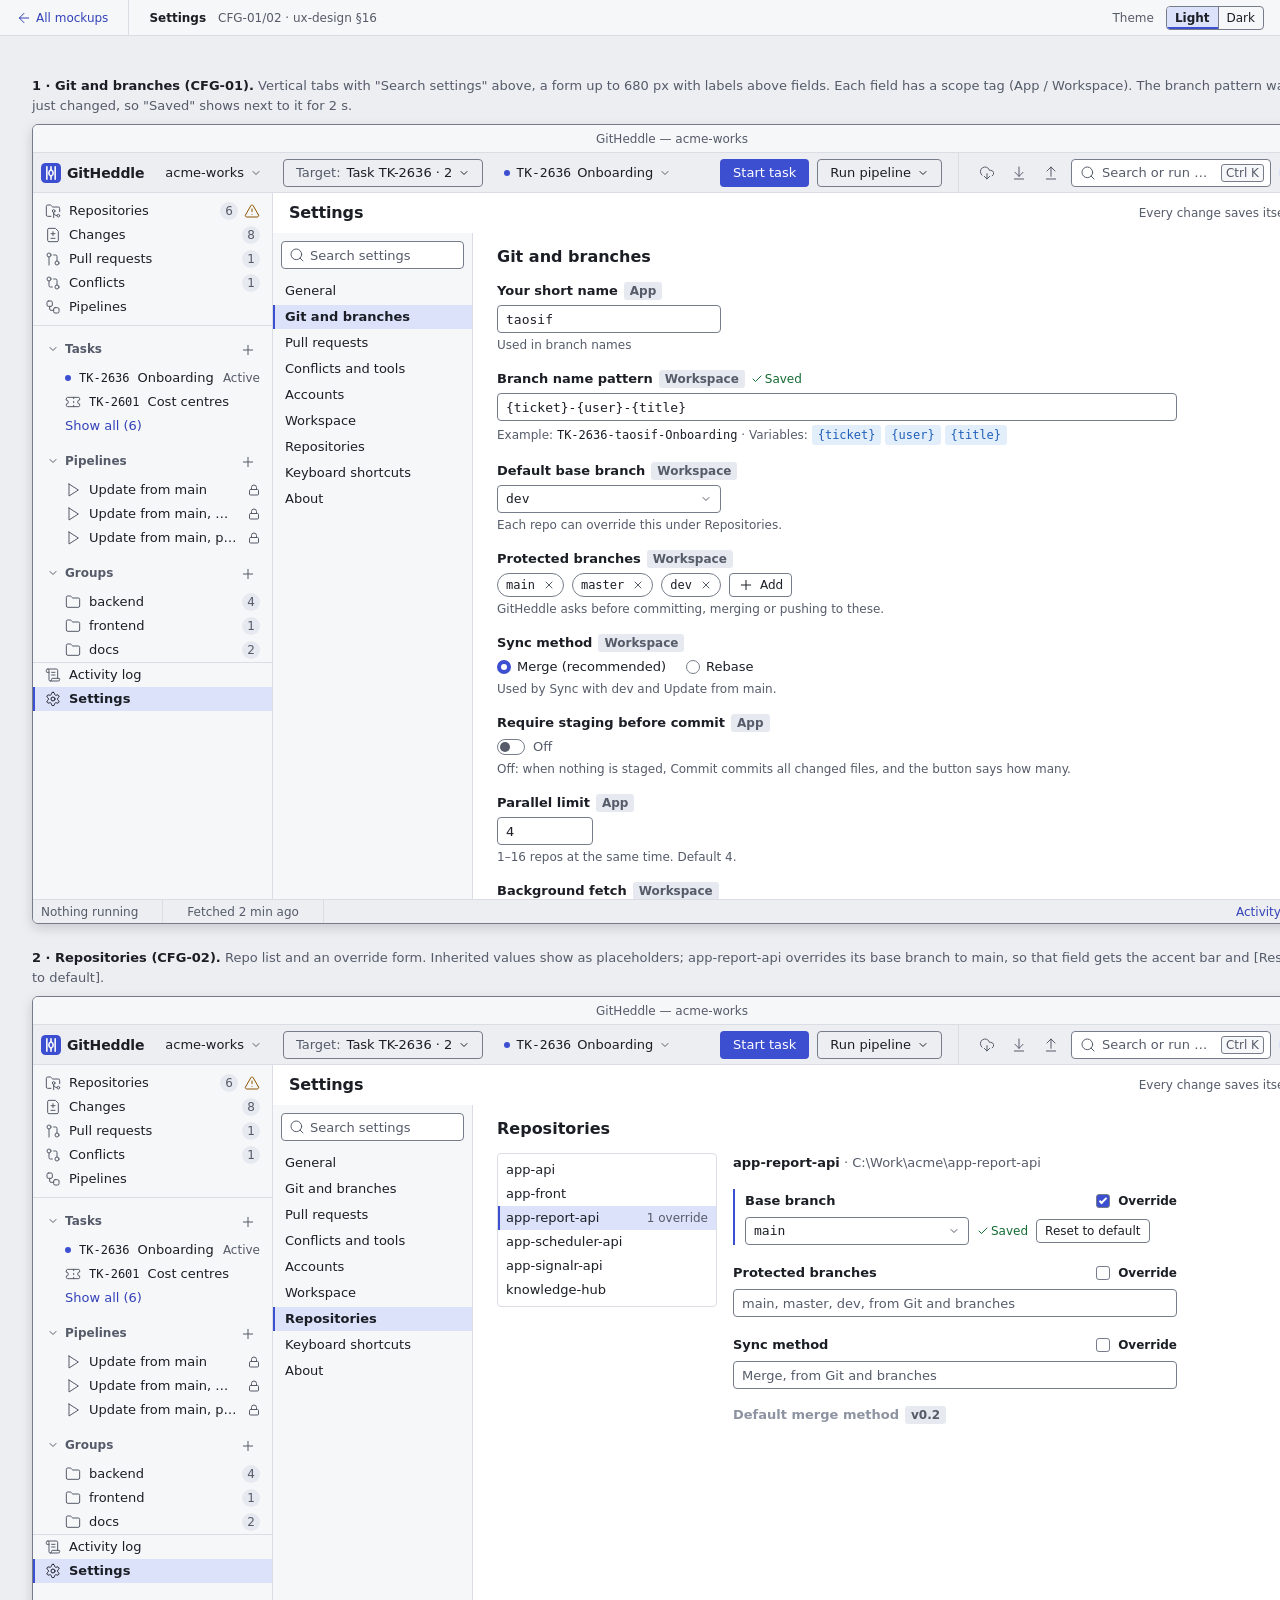
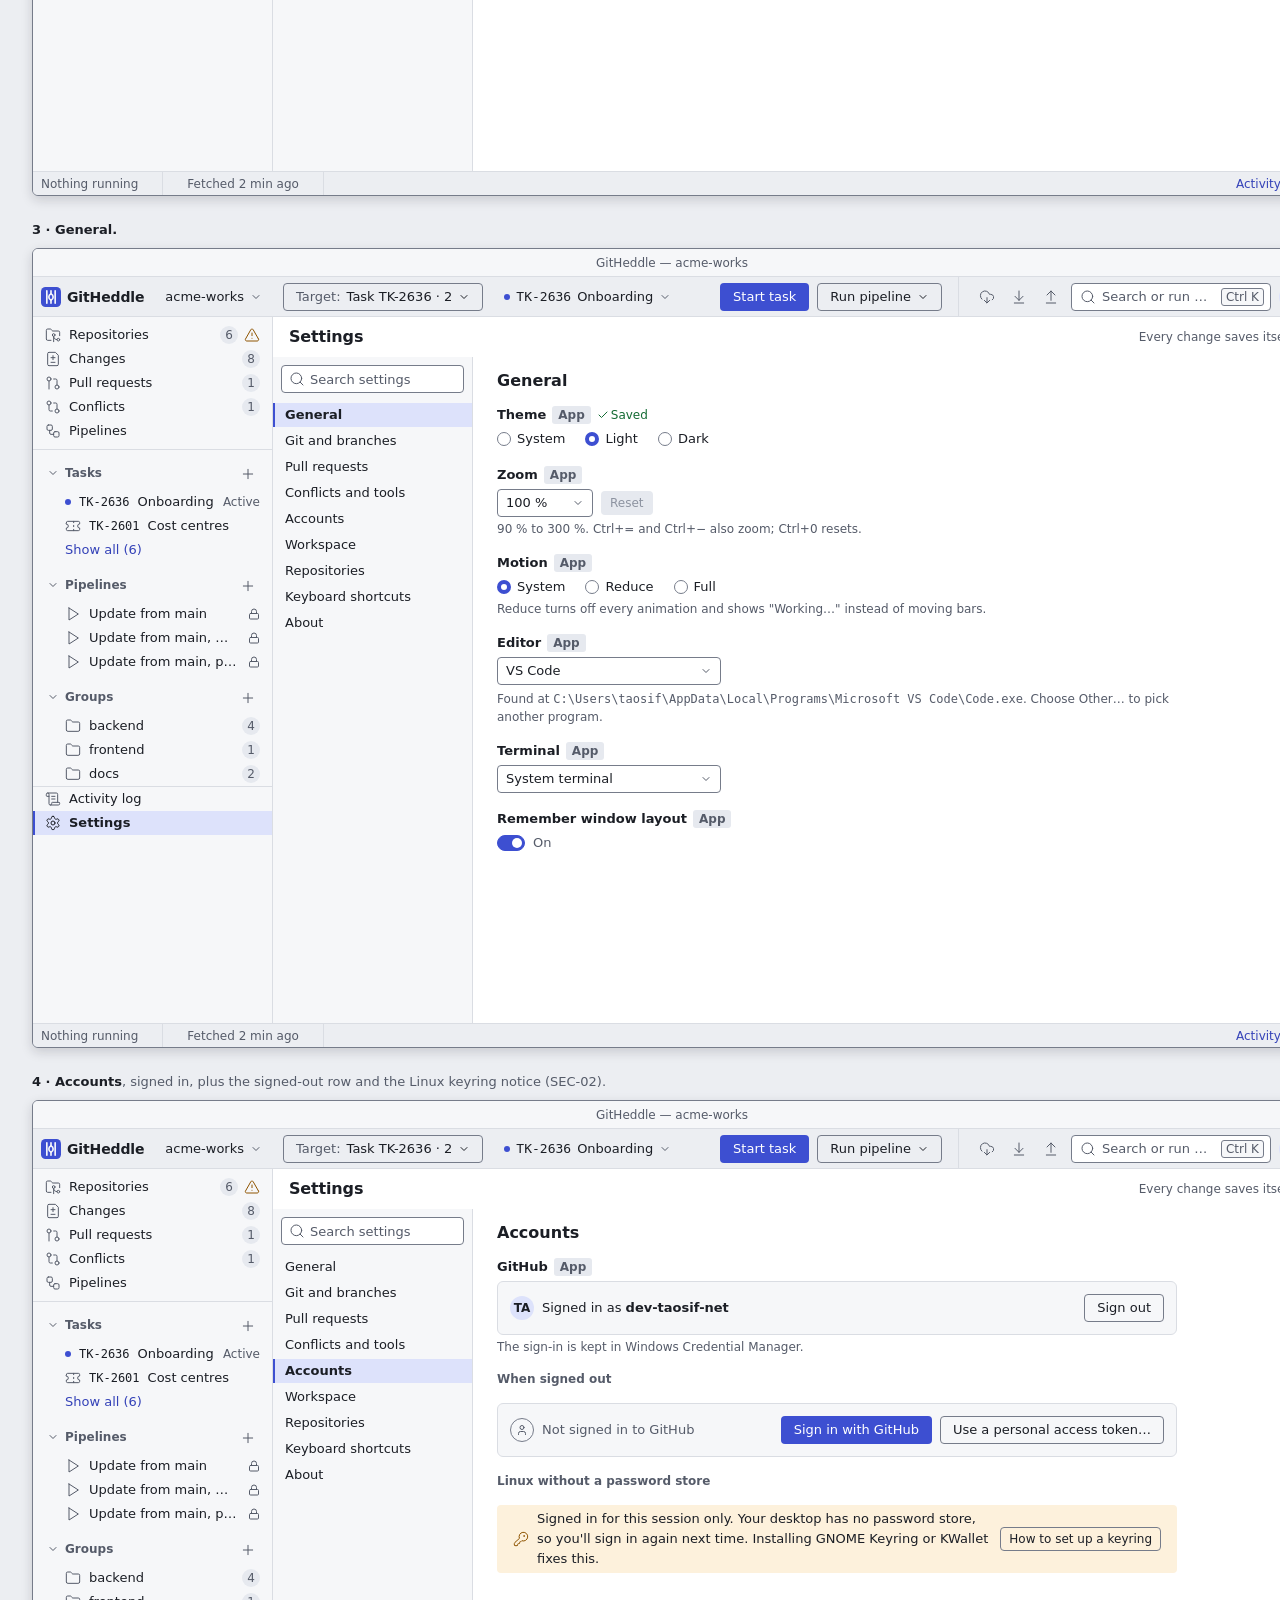
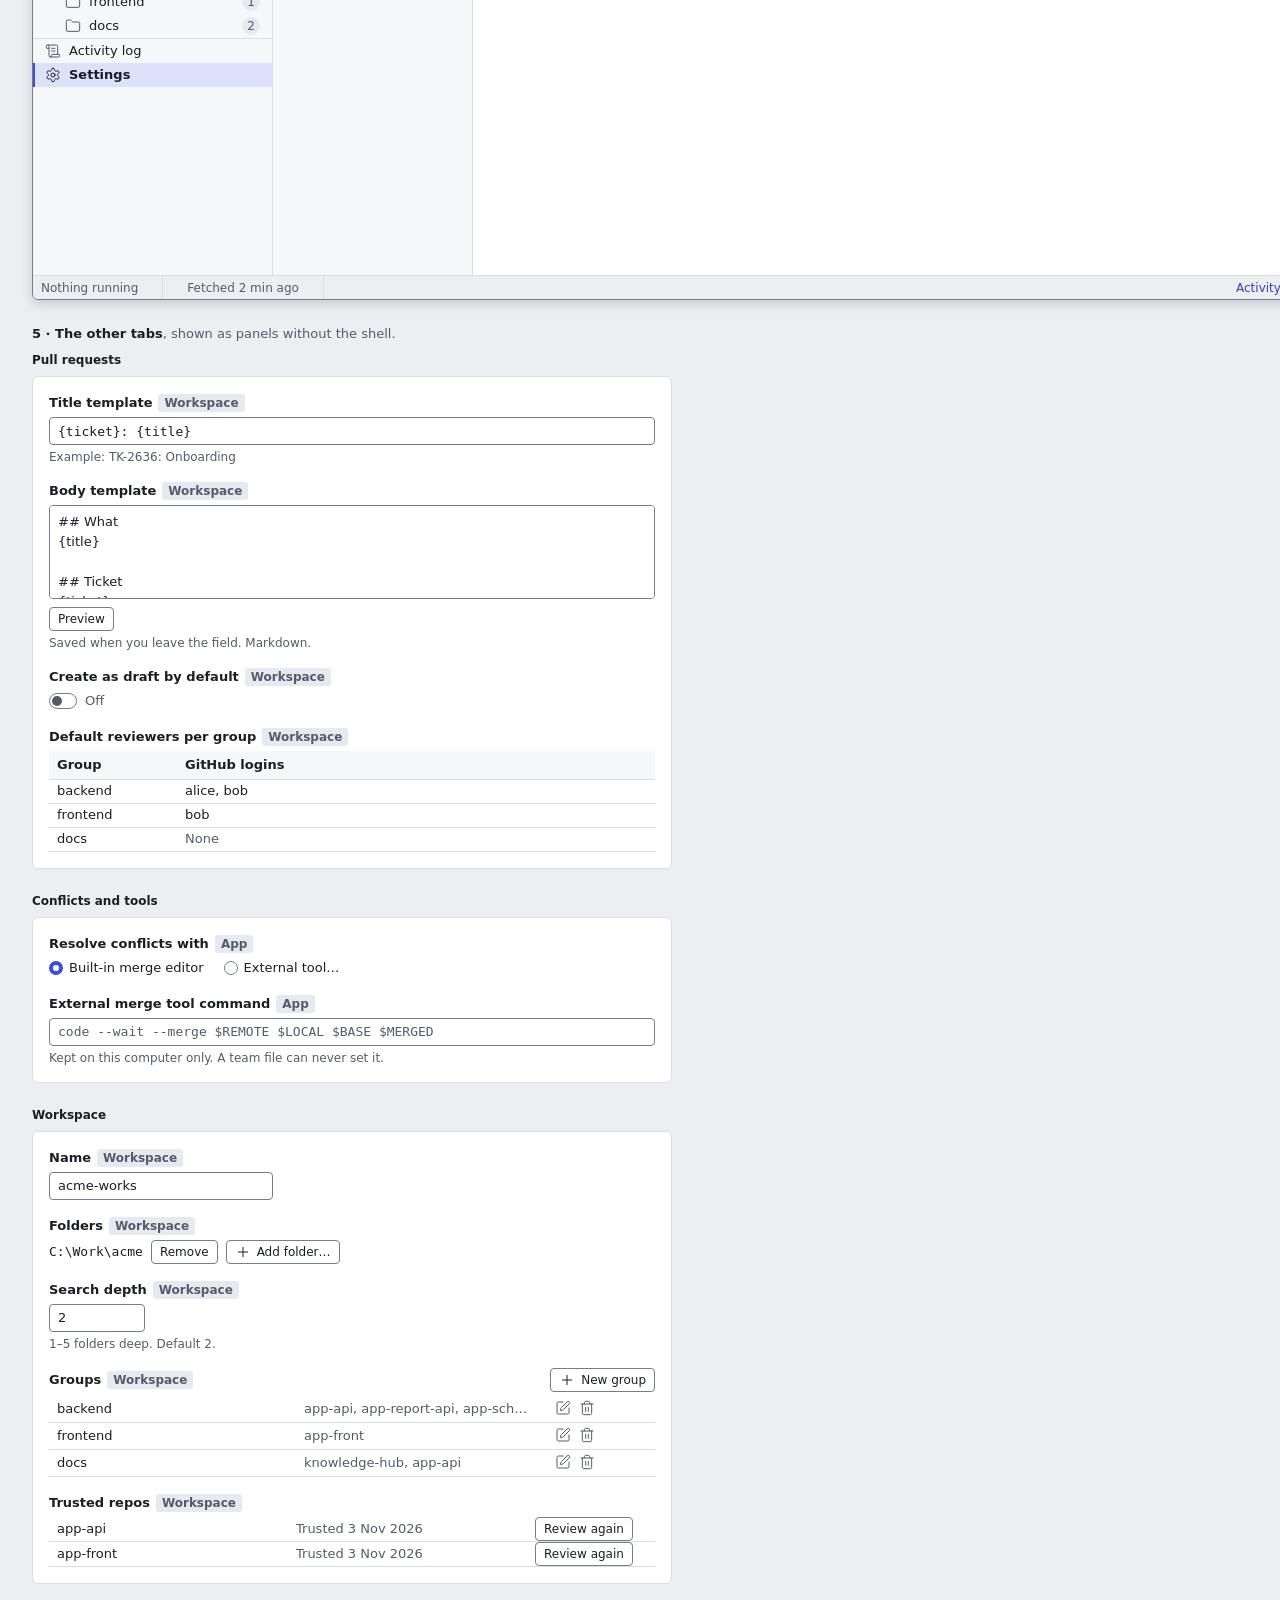
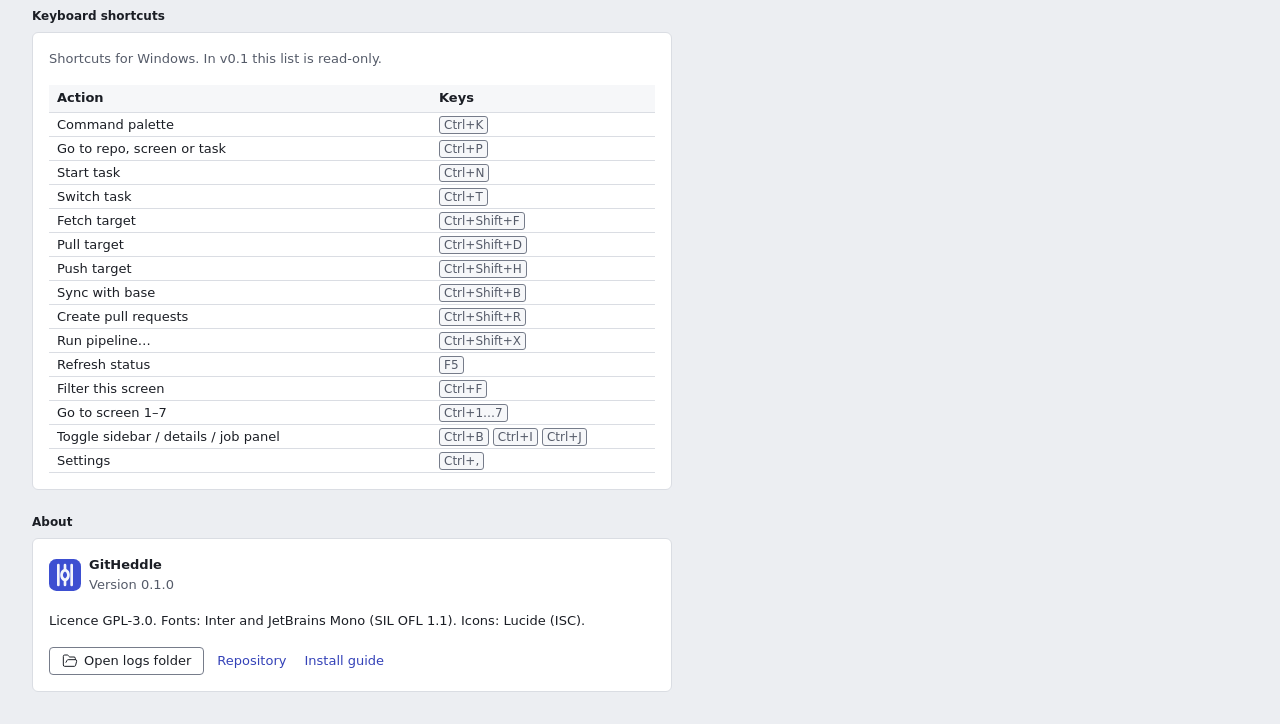
<file: docs/design/mockups/settings.html>
<!DOCTYPE html>
<html lang="en" data-theme="light">
<head>
<meta charset="utf-8">
<meta name="viewport" content="width=device-width, initial-scale=1">
<title>Settings · GitHeddle mockup</title>
<link rel="stylesheet" href="tokens.css">
<style>
/* Page helpers shared by this set of mockups. Every colour is a token. */
.mock-frame { display: flex; flex-direction: column; gap: var(--gh-space-4); }
.gh-mock-bar a { display: inline-flex; align-items: center; gap: var(--gh-space-2); }
.gh-segmented > button { border-top: 0; border-bottom: 0; border-left: 0; font: inherit; font-size: var(--gh-text-caption-size); cursor: default; }
.gh-mock-window .gh-scrim { top: 1.75rem; padding-top: var(--gh-space-8); }
.gh-mock-window .gh-dialog { max-height: calc(100% - 4rem); }
.tone-warning { color: var(--gh-warning); }
.tone-danger { color: var(--gh-danger); }
.tone-success { color: var(--gh-success); }
.tone-info { color: var(--gh-info); }
.tone-link { color: var(--gh-text-link); }
.tone-primary { color: var(--gh-text-primary); }
.tone-conflict { color: var(--gh-status-conflicted); }
.nav-list, .plain-list { list-style: none; margin: 0; padding: 0; }
.disc { background: none; border: 0; padding: 0; font: inherit; color: inherit; display: inline-flex; align-items: center; gap: var(--gh-space-2); cursor: default; }
details > summary { list-style: none; cursor: default; }
details > summary::-webkit-details-marker { display: none; }
details[open] > summary .gh-twisty .gh-icon { transform: rotate(90deg); }
.contents { display: contents; }
.scroll { flex: 1; min-height: 0; overflow: auto; }
.gh-jobchip { border: 0; background: transparent; font: inherit; font-size: var(--gh-text-caption-size); }
.account { border: 0; font-family: inherit; cursor: default; }
.account--out { background: transparent; border: 1px solid var(--gh-border-strong); }
.topbar-search { display: inline-flex; align-items: center; gap: var(--gh-space-3); flex: 0 1 12.5rem; min-width: 7.5rem; height: var(--gh-control-md); padding: 0 var(--gh-space-3) 0 var(--gh-space-4); background: var(--gh-surface-sunken); border: 1px solid var(--gh-border-strong); border-radius: var(--gh-radius-md); color: var(--gh-text-secondary); font: inherit; cursor: text; overflow: hidden; }
.topbar-search > span { flex: 1; text-align: left; overflow: hidden; text-overflow: ellipsis; white-space: nowrap; }
.task-chip code { color: var(--gh-text-primary); }
.task-chip__title { max-width: 10rem; color: var(--gh-text-primary); }
.target-picker.is-flash { background: var(--gh-info-soft); }
.nav-item-trail { margin-left: auto; display: inline-flex; align-items: center; gap: var(--gh-space-3); }
.gh-nav-item .nav-item-trail .gh-count { margin-left: 0; }
.gh-nav-item .gh-truncate { flex: 1; }
.gh-nav-item code { font-size: var(--gh-text-caption-size); }
.sidebar-sep { margin: var(--gh-space-3) 0 0; }
.screen-header-title { display: flex; align-items: baseline; gap: var(--gh-space-4); min-width: 0; }
.cell { display: flex; align-items: center; gap: var(--gh-space-3); min-width: 0; }
.cell > .gh-truncate { flex: 1; }
.cell .gh-row__actions { margin-left: auto; }
.gh-table td.is-num, .gh-table th.is-num { text-align: right; }
.table-wrap { flex: 1; min-height: 0; overflow: auto; }
.section-head { display: flex; align-items: center; gap: var(--gh-space-4); padding: var(--gh-space-5) var(--gh-space-6) var(--gh-space-3); }
.gs-line { display: flex; align-items: center; gap: var(--gh-space-4); min-height: 2.25rem; margin: var(--gh-space-4) var(--gh-space-6); padding: 0 var(--gh-space-3) 0 var(--gh-space-5); background: var(--gh-surface-raised); border: 1px solid var(--gh-border-subtle); border-radius: var(--gh-radius-lg); flex: none; }
.next-step { display: flex; align-items: center; gap: var(--gh-space-5); padding: var(--gh-space-5); background: var(--gh-info-soft); border-radius: var(--gh-radius-lg); }
.next-step > .gh-icon { color: var(--gh-info); }
.next-step p { flex: 1; }
.dp-section { display: flex; flex-direction: column; gap: var(--gh-space-2); }
.dp-section > summary { display: flex; align-items: center; gap: var(--gh-space-2); height: var(--gh-row-height); }
.dp-kv { display: grid; grid-template-columns: 4.5rem 1fr auto; align-items: center; column-gap: var(--gh-space-4); min-height: var(--gh-row-height); }
.dp-line { display: flex; align-items: center; gap: var(--gh-space-4); min-height: var(--gh-row-height); min-width: 0; }
.dp-line > .gh-truncate { flex: 1; }
.merge-card { padding: var(--gh-space-5); background: var(--gh-merge-unresolved); border: 1px solid var(--gh-border-subtle); box-shadow: inset var(--gh-edge-width) 0 0 var(--gh-merge-unresolved-edge); border-radius: var(--gh-radius-lg); display: grid; gap: var(--gh-space-3); }
.menu-pos { position: absolute; z-index: 20; }
.sheet-card { display: flex; flex-direction: column; gap: var(--gh-space-4); }
.sheet-card > h2 { color: var(--gh-text-primary); }
.choice-tag { font-size: var(--gh-text-caption-size); color: var(--gh-success); font-weight: 600; }

.set-wrap { flex: 1; min-height: 0; display: grid; grid-template-columns: 12.5rem 1fr; }
.set-tabs { border-right: 1px solid var(--gh-border-subtle); background: var(--gh-surface-raised); padding: var(--gh-space-4) 0; display: flex; flex-direction: column; gap: var(--gh-space-1); overflow: auto; }
.set-tabs .gh-search { margin: 0 var(--gh-space-4) var(--gh-space-4); }
.set-tabs .gh-search .gh-input { width: 100%; }
.set-tab { display: flex; align-items: center; gap: var(--gh-space-4); height: var(--gh-row-height); padding: 0 var(--gh-space-5); border: 0; background: transparent; font: inherit; color: var(--gh-text-primary); text-align: left; cursor: default; }
.set-tab:hover { background: var(--gh-surface-hover); }
.set-tab[aria-selected="true"] { background: var(--gh-surface-selected); box-shadow: inset var(--gh-bar-width) 0 0 var(--gh-accent-indicator); font-weight: 600; }
.set-panel { overflow: auto; padding: var(--gh-space-6) var(--gh-space-7) var(--gh-space-8); }
.set-form { max-width: 42.5rem; display: flex; flex-direction: column; gap: var(--gh-space-6); }
.set-field { display: flex; flex-direction: column; gap: var(--gh-space-2); }
.set-field.is-overridden { padding-left: var(--gh-space-5); box-shadow: inset var(--gh-bar-width) 0 0 var(--gh-accent-indicator); }
.set-label { display: flex; align-items: center; gap: var(--gh-space-3); font-weight: 600; }
.saved { display: inline-flex; align-items: center; gap: var(--gh-space-1); font-size: var(--gh-text-caption-size); font-weight: 400; color: var(--gh-success); }
.saved .gh-icon { color: inherit; }
.ctl { display: flex; align-items: center; gap: var(--gh-space-4); flex-wrap: wrap; }
.w-sm { width: 6rem; } .w-md { width: 14rem; } .w-lg { width: 100%; }
.branch-chip { display: inline-flex; align-items: center; gap: var(--gh-space-2); height: 1.5rem; padding: 0 var(--gh-space-2) 0 var(--gh-space-4); border: 1px solid var(--gh-border-strong); border-radius: var(--gh-radius-full); font-family: var(--gh-font-mono); font-size: var(--gh-text-caption-size); }
.branch-chip .gh-btn--icon { width: 1.25rem; height: 1.25rem; }
.radio-row { display: inline-flex; align-items: center; gap: var(--gh-space-3); margin-right: var(--gh-space-5); }
.example { font-size: var(--gh-text-caption-size); color: var(--gh-text-secondary); }
.example code { color: var(--gh-text-primary); }
.repo-split { display: grid; grid-template-columns: 13.75rem 1fr; gap: var(--gh-space-6); align-items: start; }
.repo-list { border: 1px solid var(--gh-border-subtle); border-radius: var(--gh-radius-md); background: var(--gh-surface-sunken); padding: var(--gh-space-2) 0; }
.set-h { font-size: var(--gh-text-screen-title-size); }
.sheet-form { width: 40rem; background: var(--gh-surface-sunken); border: 1px solid var(--gh-border-subtle); border-radius: var(--gh-radius-lg); padding: var(--gh-space-6); }
.kv-table td { white-space: normal; }
.account-box { display: flex; align-items: center; gap: var(--gh-space-4); padding: var(--gh-space-5); border: 1px solid var(--gh-border-subtle); border-radius: var(--gh-radius-lg); background: var(--gh-surface-raised); }
</style>
</head>
<body>
<svg width="0" height="0" style="position:absolute" aria-hidden="true" focusable="false"><defs>
<symbol id="i-folder-git-2" viewBox="0 0 24 24"><path d="M9 20H4a2 2 0 0 1-2-2V5a2 2 0 0 1 2-2h3.9a2 2 0 0 1 1.69.9l.81 1.2a2 2 0 0 0 1.67.9H20a2 2 0 0 1 2 2v5"/><circle cx="13" cy="12" r="2"/><path d="M18 19c-2.8 0-5-2.2-5-5v8"/><circle cx="20" cy="19" r="2"/></symbol>
<symbol id="i-file-diff" viewBox="0 0 24 24"><path d="M15 2H6a2 2 0 0 0-2 2v16a2 2 0 0 0 2 2h12a2 2 0 0 0 2-2V7Z"/><path d="M9 10h6"/><path d="M12 13V7"/><path d="M9 17h6"/></symbol>
<symbol id="i-git-pull-request" viewBox="0 0 24 24"><circle cx="18" cy="18" r="3"/><circle cx="6" cy="6" r="3"/><path d="M13 6h3a2 2 0 0 1 2 2v7"/><line x1="6" x2="6" y1="9" y2="21"/></symbol>
<symbol id="i-git-pull-request-draft" viewBox="0 0 24 24"><circle cx="18" cy="18" r="3"/><circle cx="6" cy="6" r="3"/><path d="M18 6V5"/><path d="M18 11v-1"/><line x1="6" x2="6" y1="9" y2="21"/></symbol>
<symbol id="i-git-compare" viewBox="0 0 24 24"><circle cx="18" cy="18" r="3"/><circle cx="6" cy="6" r="3"/><path d="M13 6h3a2 2 0 0 1 2 2v7"/><path d="M11 18H8a2 2 0 0 1-2-2V9"/></symbol>
<symbol id="i-workflow" viewBox="0 0 24 24"><rect width="8" height="8" x="3" y="3" rx="2"/><path d="M7 11v4a2 2 0 0 0 2 2h4"/><rect width="8" height="8" x="13" y="13" rx="2"/></symbol>
<symbol id="i-ticket" viewBox="0 0 24 24"><path d="M2 9a3 3 0 0 1 0 6v2a2 2 0 0 0 2 2h16a2 2 0 0 0 2-2v-2a3 3 0 0 1 0-6V7a2 2 0 0 0-2-2H4a2 2 0 0 0-2 2Z"/><path d="M13 5v2"/><path d="M13 17v2"/><path d="M13 11v2"/></symbol>
<symbol id="i-scroll-text" viewBox="0 0 24 24"><path d="M15 12h-5"/><path d="M15 8h-5"/><path d="M19 17V5a2 2 0 0 0-2-2H4"/><path d="M8 21h12a2 2 0 0 0 2-2v-1a1 1 0 0 0-1-1H11a1 1 0 0 0-1 1v1a2 2 0 1 1-4 0V5a2 2 0 1 0-4 0v2a1 1 0 0 0 1 1h3"/></symbol>
<symbol id="i-settings" viewBox="0 0 24 24"><path d="M12.22 2h-.44a2 2 0 0 0-2 2v.18a2 2 0 0 1-1 1.73l-.43.25a2 2 0 0 1-2 0l-.15-.08a2 2 0 0 0-2.73.73l-.22.38a2 2 0 0 0 .73 2.73l.15.1a2 2 0 0 1 1 1.72v.51a2 2 0 0 1-1 1.74l-.15.09a2 2 0 0 0-.73 2.73l.22.38a2 2 0 0 0 2.73.73l.15-.08a2 2 0 0 1 2 0l.43.25a2 2 0 0 1 1 1.73V20a2 2 0 0 0 2 2h.44a2 2 0 0 0 2-2v-.18a2 2 0 0 1 1-1.73l.43-.25a2 2 0 0 1 2 0l.15.08a2 2 0 0 0 2.73-.73l.22-.39a2 2 0 0 0-.73-2.73l-.15-.08a2 2 0 0 1-1-1.74v-.5a2 2 0 0 1 1-1.74l.15-.09a2 2 0 0 0 .73-2.73l-.22-.38a2 2 0 0 0-2.73-.73l-.15.08a2 2 0 0 1-2 0l-.43-.25a2 2 0 0 1-1-1.73V4a2 2 0 0 0-2-2z"/><circle cx="12" cy="12" r="3"/></symbol>
<symbol id="i-cloud-download" viewBox="0 0 24 24"><path d="M12 13v8l-4-4"/><path d="m12 21 4-4"/><path d="M4.393 15.269A7 7 0 1 1 15.71 8h1.79a4.5 4.5 0 0 1 2.436 8.284"/></symbol>
<symbol id="i-arrow-down-to-line" viewBox="0 0 24 24"><path d="M12 17V3"/><path d="m6 11 6 6 6-6"/><path d="M19 21H5"/></symbol>
<symbol id="i-arrow-up-from-line" viewBox="0 0 24 24"><path d="m18 9-6-6-6 6"/><path d="M12 3v14"/><path d="M5 21h14"/></symbol>
<symbol id="i-git-commit-horizontal" viewBox="0 0 24 24"><circle cx="12" cy="12" r="3"/><line x1="3" x2="9" y1="12" y2="12"/><line x1="15" x2="21" y1="12" y2="12"/></symbol>
<symbol id="i-git-branch" viewBox="0 0 24 24"><line x1="6" x2="6" y1="3" y2="15"/><circle cx="18" cy="6" r="3"/><circle cx="6" cy="18" r="3"/><path d="M18 9a9 9 0 0 1-9 9"/></symbol>
<symbol id="i-git-merge" viewBox="0 0 24 24"><circle cx="18" cy="18" r="3"/><circle cx="6" cy="6" r="3"/><path d="M6 21V9a9 9 0 0 0 9 9"/></symbol>
<symbol id="i-archive" viewBox="0 0 24 24"><rect width="20" height="5" x="2" y="3" rx="1"/><path d="M4 8v11a2 2 0 0 0 2 2h12a2 2 0 0 0 2-2V8"/><path d="M10 12h4"/></symbol>
<symbol id="i-play" viewBox="0 0 24 24"><polygon points="6 3 20 12 6 21 6 3"/></symbol>
<symbol id="i-refresh-cw" viewBox="0 0 24 24"><path d="M3 12a9 9 0 0 1 9-9 9.75 9.75 0 0 1 6.74 2.74L21 8"/><path d="M21 3v5h-5"/><path d="M21 12a9 9 0 0 1-9 9 9.75 9.75 0 0 1-6.74-2.74L3 16"/><path d="M8 16H3v5"/></symbol>
<symbol id="i-plus" viewBox="0 0 24 24"><path d="M5 12h14"/><path d="M12 5v14"/></symbol>
<symbol id="i-minus" viewBox="0 0 24 24"><path d="M5 12h14"/></symbol>
<symbol id="i-undo-2" viewBox="0 0 24 24"><path d="M9 14 4 9l5-5"/><path d="M4 9h10.5a5.5 5.5 0 0 1 5.5 5.5a5.5 5.5 0 0 1-5.5 5.5H11"/></symbol>
<symbol id="i-square-pen" viewBox="0 0 24 24"><path d="M12 3H5a2 2 0 0 0-2 2v14a2 2 0 0 0 2 2h14a2 2 0 0 0 2-2v-7"/><path d="M18.375 2.625a1 1 0 0 1 3 3l-9.013 9.014a2 2 0 0 1-.853.505l-2.873.84a.5.5 0 0 1-.62-.62l.84-2.873a2 2 0 0 1 .506-.852z"/></symbol>
<symbol id="i-square-terminal" viewBox="0 0 24 24"><path d="m7 11 2-2-2-2"/><path d="M11 13h4"/><rect width="18" height="18" x="3" y="3" rx="2" ry="2"/></symbol>
<symbol id="i-folder-open" viewBox="0 0 24 24"><path d="m6 14 1.5-2.9A2 2 0 0 1 9.24 10H20a2 2 0 0 1 1.94 2.5l-1.54 6a2 2 0 0 1-1.95 1.5H4a2 2 0 0 1-2-2V5a2 2 0 0 1 2-2h3.9a2 2 0 0 1 1.69.9l.81 1.2a2 2 0 0 0 1.67.9H18a2 2 0 0 1 2 2v2"/></symbol>
<symbol id="i-folder" viewBox="0 0 24 24"><path d="M20 20a2 2 0 0 0 2-2V8a2 2 0 0 0-2-2h-7.9a2 2 0 0 1-1.69-.9L9.6 3.9A2 2 0 0 0 7.93 3H4a2 2 0 0 0-2 2v13a2 2 0 0 0 2 2Z"/></symbol>
<symbol id="i-file-code" viewBox="0 0 24 24"><path d="M10 12.5 8 15l2 2.5"/><path d="m14 12.5 2 2.5-2 2.5"/><path d="M14 2v4a2 2 0 0 0 2 2h4"/><path d="M15 2H6a2 2 0 0 0-2 2v16a2 2 0 0 0 2 2h12a2 2 0 0 0 2-2V7z"/></symbol>
<symbol id="i-external-link" viewBox="0 0 24 24"><path d="M15 3h6v6"/><path d="M10 14 21 3"/><path d="M18 13v6a2 2 0 0 1-2 2H5a2 2 0 0 1-2-2V8a2 2 0 0 1 2-2h6"/></symbol>
<symbol id="i-shield" viewBox="0 0 24 24"><path d="M20 13c0 5-3.5 7.5-7.66 8.95a1 1 0 0 1-.67-.01C7.5 20.5 4 18 4 13V6a1 1 0 0 1 1-1c2 0 4.5-1.2 6.24-2.72a1.17 1.17 0 0 1 1.52 0C14.51 3.81 17 5 19 5a1 1 0 0 1 1 1z"/></symbol>
<symbol id="i-shield-question" viewBox="0 0 24 24"><path d="M20 13c0 5-3.5 7.5-7.66 8.95a1 1 0 0 1-.67-.01C7.5 20.5 4 18 4 13V6a1 1 0 0 1 1-1c2 0 4.5-1.2 6.24-2.72a1.17 1.17 0 0 1 1.52 0C14.51 3.81 17 5 19 5a1 1 0 0 1 1 1z"/><path d="M9.1 9a3 3 0 0 1 5.82 1c0 2-3 3-3 3"/><path d="M12 17h.01"/></symbol>
<symbol id="i-triangle-alert" viewBox="0 0 24 24"><path d="m21.73 18-8-14a2 2 0 0 0-3.48 0l-8 14A2 2 0 0 0 4 21h16a2 2 0 0 0 1.73-3"/><path d="M12 9v4"/><path d="M12 17h.01"/></symbol>
<symbol id="i-search" viewBox="0 0 24 24"><circle cx="11" cy="11" r="8"/><path d="m21 21-4.3-4.3"/></symbol>
<symbol id="i-chevron-right" viewBox="0 0 24 24"><path d="m9 18 6-6-6-6"/></symbol>
<symbol id="i-chevron-left" viewBox="0 0 24 24"><path d="m15 18-6-6 6-6"/></symbol>
<symbol id="i-chevron-down" viewBox="0 0 24 24"><path d="m6 9 6 6 6-6"/></symbol>
<symbol id="i-arrow-left" viewBox="0 0 24 24"><path d="m12 19-7-7 7-7"/><path d="M19 12H5"/></symbol>
<symbol id="i-arrow-right" viewBox="0 0 24 24"><path d="M5 12h14"/><path d="m12 5 7 7-7 7"/></symbol>
<symbol id="i-unlink" viewBox="0 0 24 24"><path d="m18.84 12.25 1.72-1.71h-.02a5.004 5.004 0 0 0-.12-7.07 5.006 5.006 0 0 0-6.95 0l-1.72 1.71"/><path d="m5.17 11.75-1.71 1.71a5.004 5.004 0 0 0 .12 7.07 5.006 5.006 0 0 0 6.95 0l1.71-1.71"/><line x1="8" x2="8" y1="2" y2="5"/><line x1="2" x2="5" y1="8" y2="8"/><line x1="16" x2="16" y1="19" y2="22"/><line x1="19" x2="22" y1="16" y2="16"/></symbol>
<symbol id="i-split" viewBox="0 0 24 24"><path d="M16 3h5v5"/><path d="M8 3H3v5"/><path d="M12 22v-8.3a4 4 0 0 0-1.172-2.872L3 3"/><path d="m15 9 6-6"/></symbol>
<symbol id="i-cloud-off" viewBox="0 0 24 24"><path d="m2 2 20 20"/><path d="M5.782 5.782A7 7 0 0 0 9 19h8.5a4.5 4.5 0 0 0 1.307-.193"/><path d="M21.532 16.5A4.5 4.5 0 0 0 17.5 10h-1.79A7.008 7.008 0 0 0 10 5.07"/></symbol>
<symbol id="i-circle-help" viewBox="0 0 24 24"><circle cx="12" cy="12" r="10"/><path d="M9.09 9a3 3 0 0 1 5.83 1c0 2-3 3-3 3"/><path d="M12 17h.01"/></symbol>
<symbol id="i-check" viewBox="0 0 24 24"><path d="M20 6 9 17l-5-5"/></symbol>
<symbol id="i-x" viewBox="0 0 24 24"><path d="M18 6 6 18"/><path d="m6 6 12 12"/></symbol>
<symbol id="i-pause" viewBox="0 0 24 24"><rect x="14" y="4" width="4" height="16" rx="1"/><rect x="6" y="4" width="4" height="16" rx="1"/></symbol>
<symbol id="i-circle" viewBox="0 0 24 24"><circle cx="12" cy="12" r="10"/></symbol>
<symbol id="i-circle-dot" viewBox="0 0 24 24"><circle cx="12" cy="12" r="10"/><circle cx="12" cy="12" r="1"/></symbol>
<symbol id="i-loader-circle" viewBox="0 0 24 24"><path d="M21 12a9 9 0 1 1-6.219-8.56"/></symbol>
<symbol id="i-history" viewBox="0 0 24 24"><path d="M3 12a9 9 0 1 0 9-9 9.75 9.75 0 0 0-6.74 2.74L3 8"/><path d="M3 3v5h5"/><path d="M12 7v5l4 2"/></symbol>
<symbol id="i-key-round" viewBox="0 0 24 24"><path d="M2.586 17.414A2 2 0 0 0 2 18.828V21a1 1 0 0 0 1 1h3a1 1 0 0 0 1-1v-1a1 1 0 0 1 1-1h1a1 1 0 0 0 1-1v-1a1 1 0 0 1 1-1h.172a2 2 0 0 0 1.414-.586l.814-.814a6.5 6.5 0 1 0-4-4z"/><circle cx="16.5" cy="7.5" r=".5"/></symbol>
<symbol id="i-lock" viewBox="0 0 24 24"><rect width="18" height="11" x="3" y="11" rx="2" ry="2"/><path d="M7 11V7a5 5 0 0 1 10 0v4"/></symbol>
<symbol id="i-user" viewBox="0 0 24 24"><path d="M19 21v-2a4 4 0 0 0-4-4H9a4 4 0 0 0-4 4v2"/><circle cx="12" cy="7" r="4"/></symbol>
<symbol id="i-ellipsis" viewBox="0 0 24 24"><circle cx="12" cy="12" r="1"/><circle cx="19" cy="12" r="1"/><circle cx="5" cy="12" r="1"/></symbol>
<symbol id="i-copy" viewBox="0 0 24 24"><rect width="14" height="14" x="8" y="8" rx="2" ry="2"/><path d="M4 16c-1.1 0-2-.9-2-2V4c0-1.1.9-2 2-2h10c1.1 0 2 .9 2 2"/></symbol>
<symbol id="i-pin" viewBox="0 0 24 24"><path d="M12 17v5"/><path d="M9 10.76a2 2 0 0 1-1.11 1.79l-1.78.9A2 2 0 0 0 5 15.24V16a1 1 0 0 0 1 1h12a1 1 0 0 0 1-1v-.76a2 2 0 0 0-1.11-1.79l-1.78-.9A2 2 0 0 1 15 10.76V7a1 1 0 0 1 1-1 2 2 0 0 0 0-4H8a2 2 0 0 0 0 4 1 1 0 0 1 1 1z"/></symbol>
<symbol id="i-columns-3" viewBox="0 0 24 24"><rect width="18" height="18" x="3" y="3" rx="2"/><path d="M9 3v18"/><path d="M15 3v18"/></symbol>
<symbol id="i-info" viewBox="0 0 24 24"><circle cx="12" cy="12" r="10"/><path d="M12 16v-4"/><path d="M12 8h.01"/></symbol>
<symbol id="i-octagon-x" viewBox="0 0 24 24"><path d="m15 9-6 6"/><path d="M2.586 16.726A2 2 0 0 1 2 15.312V8.688a2 2 0 0 1 .586-1.414l4.688-4.688A2 2 0 0 1 8.688 2h6.624a2 2 0 0 1 1.414.586l4.688 4.688A2 2 0 0 1 22 8.688v6.624a2 2 0 0 1-.586 1.414l-4.688 4.688a2 2 0 0 1-1.414.586H8.688a2 2 0 0 1-1.414-.586z"/><path d="m9 9 6 6"/></symbol>
<symbol id="i-message-square" viewBox="0 0 24 24"><path d="M21 15a2 2 0 0 1-2 2H7l-4 4V5a2 2 0 0 1 2-2h14a2 2 0 0 1 2 2z"/></symbol>
<symbol id="i-eye" viewBox="0 0 24 24"><path d="M2.062 12.348a1 1 0 0 1 0-.696 10.75 10.75 0 0 1 19.876 0 1 1 0 0 1 0 .696 10.75 10.75 0 0 1-19.876 0"/><circle cx="12" cy="12" r="3"/></symbol>
<symbol id="i-tag" viewBox="0 0 24 24"><path d="M12.586 2.586A2 2 0 0 0 11.172 2H4a2 2 0 0 0-2 2v7.172a2 2 0 0 0 .586 1.414l8.704 8.704a2.426 2.426 0 0 0 3.42 0l6.58-6.58a2.426 2.426 0 0 0 0-3.42z"/><circle cx="7.5" cy="7.5" r=".5"/></symbol>
<symbol id="i-trash-2" viewBox="0 0 24 24"><path d="M3 6h18"/><path d="M19 6v14c0 1-1 2-2 2H7c-1 0-2-1-2-2V6"/><path d="M8 6V4c0-1 1-2 2-2h4c1 0 2 1 2 2v2"/><line x1="10" x2="10" y1="11" y2="17"/><line x1="14" x2="14" y1="11" y2="17"/></symbol>
</defs></svg>
<nav class="gh-mock-bar" aria-label="Mockup controls">
  <a href="index.html"><svg class="gh-icon gh-icon--inherit" aria-hidden="true" focusable="false"><use href="#i-arrow-left"/></svg> All mockups</a>
  <span class="gh-vdivider" aria-hidden="true"></span>
  <strong>Settings</strong>
  <span class="gh-secondary gh-truncate">CFG-01/02 · ux-design §16</span>
  <span class="gh-spacer"></span>
  <span id="theme-label" class="gh-secondary">Theme</span>
  <div class="gh-segmented" role="group" aria-labelledby="theme-label">
    <button type="button" data-set-theme="light" aria-pressed="true" class="is-selected">Light</button>
    <button type="button" data-set-theme="dark" aria-pressed="false">Dark</button>
  </div>
</nav>
<div class="gh-mock-stage">

<section class="mock-frame" aria-labelledby="f1-cap">
  <p class="gh-mock-caption" id="f1-cap"><strong>1 · Git and branches (CFG-01).</strong> Vertical tabs with "Search settings" above, a form up to 680 px with labels above fields. Each field has a scope tag (App / Workspace). The branch pattern was just changed, so "Saved" shows next to it for 2 s.</p>
  <div class="gh-mock-window" id="f1">
    <div class="gh-mock-osbar" aria-hidden="true">GitHeddle — acme-works</div>

    <div class="gh-shell">
      <a class="gh-sr-only" href="#f1-main">Skip to main content</a>

    <header class="gh-topbar" aria-label="Top bar">
      <div class="contents" role="toolbar" aria-label="Top bar">
      <span class="gh-wordmark"><svg class="gh-logo" width="20" height="20" viewBox="0 0 24 24" aria-hidden="true" focusable="false"><rect width="24" height="24" rx="5.5"/><g><path d="M7 4.5v15M17 4.5v15"/><path d="M12 4.5v3.5c0 0-2.6 1.2-2.6 4s2.6 4 2.6 4v3.5"/><path d="M12 8c0 0 2.6 1.2 2.6 4s-2.6 4-2.6 4"/></g></svg><span>GitHeddle</span></span>
      <button type="button" class="gh-btn gh-btn--ghost" aria-haspopup="menu" aria-label="Workspace: acme-works. Workspace menu" title="acme-works"><span class="gh-truncate tone-primary">acme-works</span><svg class="gh-icon gh-icon--sm" aria-hidden="true" focusable="false"><use href="#i-chevron-down"/></svg></button>
      <button type="button" class="gh-btn target-picker" role="combobox" aria-haspopup="listbox" aria-expanded="false" aria-label="Target: Task TK-2636, 2 repos" aria-describedby="f1-target-desc"><span class="gh-secondary">Target:</span> Task TK-2636 · 2 <svg class="gh-icon gh-icon--sm" aria-hidden="true" focusable="false"><use href="#i-chevron-down"/></svg></button>
      <span id="f1-target-desc" class="gh-sr-only">Fetch, Pull, Push and pipelines act on these repos</span>

      <button type="button" class="gh-btn gh-btn--ghost task-chip" aria-haspopup="menu" aria-label="Active task: TK-2636 Onboarding, 2 repos. Task actions" title="TK-2636 Onboarding · TK-2636-taosif-Onboarding"><span class="gh-dot gh-dot--accent" aria-hidden="true"></span><code>TK-2636</code><span class="gh-truncate task-chip__title">Onboarding</span><svg class="gh-icon gh-icon--sm" aria-hidden="true" focusable="false"><use href="#i-chevron-down"/></svg></button>
      <span class="gh-topbar__spacer"></span>
      <button type="button" class="gh-btn gh-btn--primary" aria-keyshortcuts="Control+N" title="Creates the task branch from the latest base in each repo you pick, after a preview.">Start task</button>
      <button type="button" class="gh-btn" aria-haspopup="menu" title="Runs a saved list of Git steps on the target repos, after a preview.">Run pipeline <svg class="gh-icon gh-icon--sm" aria-hidden="true" focusable="false"><use href="#i-chevron-down"/></svg></button>
      <span class="gh-vdivider" aria-hidden="true"></span>
      <button type="button" class="gh-btn gh-btn--icon" aria-label="Fetch 2 repos" aria-keyshortcuts="Control+Shift+F" title="Fetches 2 repos (Task TK-2636). Downloads new commits from origin without changing any of your branches."><svg class="gh-icon" aria-hidden="true" focusable="false"><use href="#i-cloud-download"/></svg></button>
      <button type="button" class="gh-btn gh-btn--icon" aria-label="Pull 2 repos" aria-keyshortcuts="Control+Shift+D" title="Pulls 2 repos (Task TK-2636). Brings new commits from origin. Stops if it can't fast-forward."><svg class="gh-icon" aria-hidden="true" focusable="false"><use href="#i-arrow-down-to-line"/></svg></button>
      <button type="button" class="gh-btn gh-btn--icon" aria-label="Push 2 repos" aria-keyshortcuts="Control+Shift+H" title="Pushes 2 repos (Task TK-2636). Sends your new commits to origin. Never force-pushes."><svg class="gh-icon" aria-hidden="true" focusable="false"><use href="#i-arrow-up-from-line"/></svg></button>
      <button type="button" class="topbar-search" aria-label="Search or run a command (Ctrl+K)" aria-keyshortcuts="Control+K"><svg class="gh-icon" aria-hidden="true" focusable="false"><use href="#i-search"/></svg><span>Search or run a command…</span><kbd>Ctrl K</kbd></button>
      <button type="button" class="gh-initials account" aria-haspopup="menu" aria-label="Signed in to GitHub as dev-taosif-net. Account menu" title="Signed in as dev-taosif-net">TA</button>
      </div>
    </header>
      <div class="gh-shell__body">

    <nav class="gh-sidebar" aria-label="Main">
      <ul class="nav-list">

        <li><a class="gh-nav-item" href="dashboard.html" aria-label="Repositories, 6 repos, 1 needs review" title="6 repos · 1 needs review"><svg class="gh-icon" aria-hidden="true" focusable="false"><use href="#i-folder-git-2"/></svg><span>Repositories</span><span class="nav-item-trail"><span class="gh-count">6</span><svg class="gh-icon tone-warning" aria-hidden="true" focusable="false"><use href="#i-triangle-alert"/></svg></span></a></li>

        <li><a class="gh-nav-item" href="changes.html" aria-label="Changes, 8 files"><svg class="gh-icon" aria-hidden="true" focusable="false"><use href="#i-file-diff"/></svg><span>Changes</span><span class="nav-item-trail"><span class="gh-count">8</span></span></a></li>

        <li><a class="gh-nav-item" href="pull-requests.html" aria-label="Pull requests, 1 open"><svg class="gh-icon" aria-hidden="true" focusable="false"><use href="#i-git-pull-request"/></svg><span>Pull requests</span><span class="nav-item-trail"><span class="gh-count">1</span></span></a></li>

        <li><a class="gh-nav-item" href="merge-editor.html" aria-label="Conflicts, 1 repo needs you" title="1 repo, 3 conflicted files"><svg class="gh-icon" aria-hidden="true" focusable="false"><use href="#i-git-compare"/></svg><span>Conflicts</span><span class="nav-item-trail"><span class="gh-count">1</span></span></a></li>

        <li><a class="gh-nav-item" href="pipelines.html" aria-label="Pipelines"><svg class="gh-icon" aria-hidden="true" focusable="false"><use href="#i-workflow"/></svg><span>Pipelines</span></a></li>
      </ul>
      <hr class="sidebar-sep">

      <div class="gh-sidebar__group">
        <h2 class="gh-section-title"><button type="button" class="disc" aria-expanded="true"><span class="gh-twisty is-open"><svg class="gh-icon gh-icon--sm" aria-hidden="true" focusable="false"><use href="#i-chevron-right"/></svg></span>Tasks</button></h2>
        <button type="button" class="gh-btn gh-btn--icon" aria-label="Start task" title="Start task"><svg class="gh-icon" aria-hidden="true" focusable="false"><use href="#i-plus"/></svg></button>
      </div>
      <ul class="nav-list">
        <li><a class="gh-nav-item gh-nav-item--sub" href="task.html" aria-label="TK-2636 Onboarding, active task"><span class="gh-dot gh-dot--accent" aria-hidden="true"></span><code>TK-2636</code><span class="gh-truncate">Onboarding</span><span class="gh-caption gh-secondary">Active</span></a></li>
        <li><a class="gh-nav-item gh-nav-item--sub" href="task.html" aria-label="TK-2601 Cost centres"><svg class="gh-icon" aria-hidden="true" focusable="false"><use href="#i-ticket"/></svg><code>TK-2601</code><span class="gh-truncate">Cost centres</span></a></li>
        <li><a class="gh-nav-item gh-nav-item--sub" href="#" aria-label="Show all 6 tasks"><span class="gh-link">Show all (6)</span></a></li>
      </ul>

      <div class="gh-sidebar__group">
        <h2 class="gh-section-title"><button type="button" class="disc" aria-expanded="true"><span class="gh-twisty is-open"><svg class="gh-icon gh-icon--sm" aria-hidden="true" focusable="false"><use href="#i-chevron-right"/></svg></span>Pipelines</button></h2>
        <button type="button" class="gh-btn gh-btn--icon" aria-label="New pipeline" title="New pipeline"><svg class="gh-icon" aria-hidden="true" focusable="false"><use href="#i-plus"/></svg></button>
      </div>
      <ul class="nav-list">
        <li><a class="gh-nav-item gh-nav-item--sub" href="pipelines.html" aria-label="Update from main. Ready-made pipeline" title="Ready-made. Duplicate it to change it"><svg class="gh-icon" aria-hidden="true" focusable="false"><use href="#i-play"/></svg><span class="gh-truncate">Update from main</span><svg class="gh-icon gh-icon--sm" aria-hidden="true" focusable="false"><use href="#i-lock"/></svg></a></li>
        <li><a class="gh-nav-item gh-nav-item--sub" href="pipelines.html" aria-label="Update from main, merge into dev. Ready-made pipeline" title="Ready-made. Duplicate it to change it"><svg class="gh-icon" aria-hidden="true" focusable="false"><use href="#i-play"/></svg><span class="gh-truncate">Update from main, merge into dev</span><svg class="gh-icon gh-icon--sm" aria-hidden="true" focusable="false"><use href="#i-lock"/></svg></a></li>
        <li><a class="gh-nav-item gh-nav-item--sub" href="pipelines.html" aria-label="Update from main, pull request to dev. Ready-made pipeline" title="Ready-made. Duplicate it to change it"><svg class="gh-icon" aria-hidden="true" focusable="false"><use href="#i-play"/></svg><span class="gh-truncate">Update from main, pull request to dev</span><svg class="gh-icon gh-icon--sm" aria-hidden="true" focusable="false"><use href="#i-lock"/></svg></a></li>
      </ul>

      <div class="gh-sidebar__group">
        <h2 class="gh-section-title"><button type="button" class="disc" aria-expanded="true"><span class="gh-twisty is-open"><svg class="gh-icon gh-icon--sm" aria-hidden="true" focusable="false"><use href="#i-chevron-right"/></svg></span>Groups</button></h2>
        <button type="button" class="gh-btn gh-btn--icon" aria-label="New group" title="New group"><svg class="gh-icon" aria-hidden="true" focusable="false"><use href="#i-plus"/></svg></button>
      </div>
      <ul class="nav-list">
        <li><a class="gh-nav-item gh-nav-item--sub" href="#" aria-label="Group backend, 4 repos"><svg class="gh-icon" aria-hidden="true" focusable="false"><use href="#i-folder"/></svg><span class="gh-truncate">backend</span><span class="gh-count">4</span></a></li>
        <li><a class="gh-nav-item gh-nav-item--sub" href="#" aria-label="Group frontend, 1 repo"><svg class="gh-icon" aria-hidden="true" focusable="false"><use href="#i-folder"/></svg><span class="gh-truncate">frontend</span><span class="gh-count">1</span></a></li>
        <li><a class="gh-nav-item gh-nav-item--sub" href="#" aria-label="Group docs, 2 repos"><svg class="gh-icon" aria-hidden="true" focusable="false"><use href="#i-folder"/></svg><span class="gh-truncate">docs</span><span class="gh-count">2</span></a></li>
      </ul>
      <ul class="nav-list gh-sidebar__bottom">

        <li><a class="gh-nav-item" href="#" aria-label="Activity log"><svg class="gh-icon" aria-hidden="true" focusable="false"><use href="#i-scroll-text"/></svg><span>Activity log</span></a></li>

        <li><a class="gh-nav-item is-selected" href="settings.html" aria-current="page" aria-label="Settings"><svg class="gh-icon" aria-hidden="true" focusable="false"><use href="#i-settings"/></svg><span>Settings</span></a></li>
      </ul>
    </nav>
        <div class="gh-main" role="main" id="f1-main">
          <div class="gh-screen-header"><h1 class="gh-screen-title">Settings</h1><span class="gh-spacer"></span><span class="gh-caption gh-secondary">Every change saves itself.</span></div>
          <div class="set-wrap">
            <div class="set-tabs">
              <label class="gh-search"><svg class="gh-icon" aria-hidden="true" focusable="false"><use href="#i-search"/></svg><input class="gh-input" type="search" placeholder="Search settings" aria-label="Search settings"></label>
              <div role="tablist" aria-orientation="vertical" aria-label="Settings sections" class="gh-stack" style="gap:var(--gh-space-1)">
              <button type="button" class="set-tab" role="tab" id="f1-tab-General" aria-selected="false" tabindex="-1" aria-controls="f1-panel">General</button>
              <button type="button" class="set-tab" role="tab" id="f1-tab-Gitandbranches" aria-selected="true" tabindex="0" aria-controls="f1-panel">Git and branches</button>
              <button type="button" class="set-tab" role="tab" id="f1-tab-Pullrequests" aria-selected="false" tabindex="-1" aria-controls="f1-panel">Pull requests</button>
              <button type="button" class="set-tab" role="tab" id="f1-tab-Conflictsandtools" aria-selected="false" tabindex="-1" aria-controls="f1-panel">Conflicts and tools</button>
              <button type="button" class="set-tab" role="tab" id="f1-tab-Accounts" aria-selected="false" tabindex="-1" aria-controls="f1-panel">Accounts</button>
              <button type="button" class="set-tab" role="tab" id="f1-tab-Workspace" aria-selected="false" tabindex="-1" aria-controls="f1-panel">Workspace</button>
              <button type="button" class="set-tab" role="tab" id="f1-tab-Repositories" aria-selected="false" tabindex="-1" aria-controls="f1-panel">Repositories</button>
              <button type="button" class="set-tab" role="tab" id="f1-tab-Keyboardshortcuts" aria-selected="false" tabindex="-1" aria-controls="f1-panel">Keyboard shortcuts</button>
              <button type="button" class="set-tab" role="tab" id="f1-tab-About" aria-selected="false" tabindex="-1" aria-controls="f1-panel">About</button>
              </div>
            </div>
            <div class="set-panel" role="tabpanel" id="f1-panel" aria-labelledby="f1-tab-Gitandbranches">
              <div class="set-form">
                <h2 class="set-h tone-primary">Git and branches</h2>

              <div class="set-field">
                <div class="set-label"><label for="g-short">Your short name</label><span class="gh-badge gh-badge--scope" title="Applies to the whole app on this computer.">App</span></div>
                <div class="ctl"><input id="g-short" class="gh-input gh-input--code w-md" value="taosif" aria-describedby="g-short-hint"></div>
                <p class="gh-field__hint" id="g-short-hint">Used in branch names</p>
              </div>
              <div class="set-field">
                <div class="set-label"><label for="g-pattern">Branch name pattern</label><span class="gh-badge gh-badge--scope" title="Applies to the acme-works workspace only.">Workspace</span><span class="saved" role="status"><svg class="gh-icon gh-icon--sm" aria-hidden="true" focusable="false"><use href="#i-check"/></svg>Saved</span></div>
                <div class="ctl"><input id="g-pattern" class="gh-input gh-input--code w-lg" value="{ticket}-{user}-{title}" aria-describedby="g-pattern-hint"></div>
                <p class="gh-field__hint" id="g-pattern-hint">Example: <code class="tone-primary">TK-2636-taosif-Onboarding</code> · Variables: <span class="gh-varchip">{ticket}</span> <span class="gh-varchip">{user}</span> <span class="gh-varchip">{title}</span></p>
              </div>
              <div class="set-field">
                <div class="set-label"><label for="g-base">Default base branch</label><span class="gh-badge gh-badge--scope" title="Applies to the acme-works workspace only.">Workspace</span></div>
                <div class="ctl"><button type="button" id="g-base" class="gh-select w-md" role="combobox" aria-expanded="false"><code>dev</code><svg class="gh-icon gh-icon--sm" aria-hidden="true" focusable="false"><use href="#i-chevron-down"/></svg></button></div>
                <p class="gh-field__hint" id="g-base-hint">Each repo can override this under Repositories.</p>
              </div>
              <div class="set-field">
                <div class="set-label"><label for="g-prot">Protected branches</label><span class="gh-badge gh-badge--scope" title="Applies to the acme-works workspace only.">Workspace</span></div>
                <div class="ctl"><span class="branch-chip">main<button type="button" class="gh-btn gh-btn--icon" aria-label="Remove main"><svg class="gh-icon gh-icon--sm" aria-hidden="true" focusable="false"><use href="#i-x"/></svg></button></span><span class="branch-chip">master<button type="button" class="gh-btn gh-btn--icon" aria-label="Remove master"><svg class="gh-icon gh-icon--sm" aria-hidden="true" focusable="false"><use href="#i-x"/></svg></button></span><span class="branch-chip">dev<button type="button" class="gh-btn gh-btn--icon" aria-label="Remove dev"><svg class="gh-icon gh-icon--sm" aria-hidden="true" focusable="false"><use href="#i-x"/></svg></button></span><button type="button" id="g-prot" class="gh-btn gh-btn--sm"><svg class="gh-icon" aria-hidden="true" focusable="false"><use href="#i-plus"/></svg>Add</button></div>
                <p class="gh-field__hint" id="g-prot-hint">GitHeddle asks before committing, merging or pushing to these.</p>
              </div>
              <div class="set-field" role="radiogroup" aria-labelledby="g-sync-l">
                <div class="set-label"><span id="g-sync-l">Sync method</span><span class="gh-badge gh-badge--scope" title="Applies to the acme-works workspace only.">Workspace</span></div>
                <div class="ctl"><span class="radio-row"><span class="gh-radio is-checked" role="radio" aria-checked="true" tabindex="0" aria-label="Merge (recommended)"></span>Merge (recommended)</span><span class="radio-row"><span class="gh-radio" role="radio" aria-checked="false" tabindex="-1" aria-label="Rebase"></span>Rebase</span></div>
                <p class="gh-field__hint">Used by Sync with dev and Update from main.</p>
              </div>
              <div class="set-field">
                <div class="set-label"><label for="g-stage">Require staging before commit</label><span class="gh-badge gh-badge--scope" title="Applies to the whole app on this computer.">App</span></div>
                <div class="ctl"><span class="gh-switch" id="g-stage" role="switch" tabindex="0" aria-checked="false"></span><span class="gh-secondary">Off</span></div>
                <p class="gh-field__hint" id="g-stage-hint">Off: when nothing is staged, Commit commits all changed files, and the button says how many.</p>
              </div>
              <div class="set-field">
                <div class="set-label"><label for="g-par">Parallel limit</label><span class="gh-badge gh-badge--scope" title="Applies to the whole app on this computer.">App</span></div>
                <div class="ctl"><input id="g-par" class="gh-input w-sm" type="number" min="1" max="16" value="4" aria-describedby="g-par-hint"></div>
                <p class="gh-field__hint" id="g-par-hint">1–16 repos at the same time. Default 4.</p>
              </div>
              <div class="set-field">
                <div class="set-label"><label for="g-bg">Background fetch</label><span class="gh-badge gh-badge--scope" title="Applies to the acme-works workspace only.">Workspace</span></div>
                <div class="ctl"><div class="gh-segmented" role="radiogroup" aria-label="Background fetch"><button type="button" role="radio" aria-checked="true" class="is-selected">Off</button><button type="button" role="radio" aria-checked="false">5 min</button><button type="button" role="radio" aria-checked="false">15 min</button><button type="button" role="radio" aria-checked="false">30 min</button><button type="button" role="radio" aria-checked="false">60 min</button></div></div>
                <p class="gh-field__hint" id="g-bg-hint">Default Off. The bottom bar reminds you after 60 min without a fetch.</p>
              </div>
              <div class="set-field">
                <div class="set-label">Git</div>
                <div class="ctl"><code>C:\Program Files\Git\cmd\git.exe</code><span class="gh-secondary">· version 2.47.1</span><button type="button" class="gh-btn gh-btn--sm">Check again</button></div>
              </div>
              </div>
            </div>
          </div>
        </div>

      </div>

    <footer class="gh-bottombar" aria-label="Status bar">
      <div class="gh-hstack" role="group" aria-label="Jobs"><span>Nothing running</span></div>
      <span class="gh-vdivider" aria-hidden="true"></span>
      <span title="Oldest: knowledge-hub, 3 days ago">Fetched 2 min ago</span>
      <span class="gh-vdivider" aria-hidden="true"></span>
      <span class="gh-bottombar__spacer"></span>

      <a href="#" class="gh-link">Activity log</a>
    </footer>
    </div>
  </div>
</section>
<section class="mock-frame" aria-labelledby="f2-cap">
  <p class="gh-mock-caption" id="f2-cap"><strong>2 · Repositories (CFG-02).</strong> Repo list and an override form. Inherited values show as placeholders; app-report-api overrides its base branch to main, so that field gets the accent bar and [Reset to default].</p>
  <div class="gh-mock-window" id="f2">
    <div class="gh-mock-osbar" aria-hidden="true">GitHeddle — acme-works</div>

    <div class="gh-shell">
      <a class="gh-sr-only" href="#f2-main">Skip to main content</a>

    <header class="gh-topbar" aria-label="Top bar">
      <div class="contents" role="toolbar" aria-label="Top bar">
      <span class="gh-wordmark"><svg class="gh-logo" width="20" height="20" viewBox="0 0 24 24" aria-hidden="true" focusable="false"><rect width="24" height="24" rx="5.5"/><g><path d="M7 4.5v15M17 4.5v15"/><path d="M12 4.5v3.5c0 0-2.6 1.2-2.6 4s2.6 4 2.6 4v3.5"/><path d="M12 8c0 0 2.6 1.2 2.6 4s-2.6 4-2.6 4"/></g></svg><span>GitHeddle</span></span>
      <button type="button" class="gh-btn gh-btn--ghost" aria-haspopup="menu" aria-label="Workspace: acme-works. Workspace menu" title="acme-works"><span class="gh-truncate tone-primary">acme-works</span><svg class="gh-icon gh-icon--sm" aria-hidden="true" focusable="false"><use href="#i-chevron-down"/></svg></button>
      <button type="button" class="gh-btn target-picker" role="combobox" aria-haspopup="listbox" aria-expanded="false" aria-label="Target: Task TK-2636, 2 repos" aria-describedby="f2-target-desc"><span class="gh-secondary">Target:</span> Task TK-2636 · 2 <svg class="gh-icon gh-icon--sm" aria-hidden="true" focusable="false"><use href="#i-chevron-down"/></svg></button>
      <span id="f2-target-desc" class="gh-sr-only">Fetch, Pull, Push and pipelines act on these repos</span>

      <button type="button" class="gh-btn gh-btn--ghost task-chip" aria-haspopup="menu" aria-label="Active task: TK-2636 Onboarding, 2 repos. Task actions" title="TK-2636 Onboarding · TK-2636-taosif-Onboarding"><span class="gh-dot gh-dot--accent" aria-hidden="true"></span><code>TK-2636</code><span class="gh-truncate task-chip__title">Onboarding</span><svg class="gh-icon gh-icon--sm" aria-hidden="true" focusable="false"><use href="#i-chevron-down"/></svg></button>
      <span class="gh-topbar__spacer"></span>
      <button type="button" class="gh-btn gh-btn--primary" aria-keyshortcuts="Control+N" title="Creates the task branch from the latest base in each repo you pick, after a preview.">Start task</button>
      <button type="button" class="gh-btn" aria-haspopup="menu" title="Runs a saved list of Git steps on the target repos, after a preview.">Run pipeline <svg class="gh-icon gh-icon--sm" aria-hidden="true" focusable="false"><use href="#i-chevron-down"/></svg></button>
      <span class="gh-vdivider" aria-hidden="true"></span>
      <button type="button" class="gh-btn gh-btn--icon" aria-label="Fetch 2 repos" aria-keyshortcuts="Control+Shift+F" title="Fetches 2 repos (Task TK-2636). Downloads new commits from origin without changing any of your branches."><svg class="gh-icon" aria-hidden="true" focusable="false"><use href="#i-cloud-download"/></svg></button>
      <button type="button" class="gh-btn gh-btn--icon" aria-label="Pull 2 repos" aria-keyshortcuts="Control+Shift+D" title="Pulls 2 repos (Task TK-2636). Brings new commits from origin. Stops if it can't fast-forward."><svg class="gh-icon" aria-hidden="true" focusable="false"><use href="#i-arrow-down-to-line"/></svg></button>
      <button type="button" class="gh-btn gh-btn--icon" aria-label="Push 2 repos" aria-keyshortcuts="Control+Shift+H" title="Pushes 2 repos (Task TK-2636). Sends your new commits to origin. Never force-pushes."><svg class="gh-icon" aria-hidden="true" focusable="false"><use href="#i-arrow-up-from-line"/></svg></button>
      <button type="button" class="topbar-search" aria-label="Search or run a command (Ctrl+K)" aria-keyshortcuts="Control+K"><svg class="gh-icon" aria-hidden="true" focusable="false"><use href="#i-search"/></svg><span>Search or run a command…</span><kbd>Ctrl K</kbd></button>
      <button type="button" class="gh-initials account" aria-haspopup="menu" aria-label="Signed in to GitHub as dev-taosif-net. Account menu" title="Signed in as dev-taosif-net">TA</button>
      </div>
    </header>
      <div class="gh-shell__body">

    <nav class="gh-sidebar" aria-label="Main">
      <ul class="nav-list">

        <li><a class="gh-nav-item" href="dashboard.html" aria-label="Repositories, 6 repos, 1 needs review" title="6 repos · 1 needs review"><svg class="gh-icon" aria-hidden="true" focusable="false"><use href="#i-folder-git-2"/></svg><span>Repositories</span><span class="nav-item-trail"><span class="gh-count">6</span><svg class="gh-icon tone-warning" aria-hidden="true" focusable="false"><use href="#i-triangle-alert"/></svg></span></a></li>

        <li><a class="gh-nav-item" href="changes.html" aria-label="Changes, 8 files"><svg class="gh-icon" aria-hidden="true" focusable="false"><use href="#i-file-diff"/></svg><span>Changes</span><span class="nav-item-trail"><span class="gh-count">8</span></span></a></li>

        <li><a class="gh-nav-item" href="pull-requests.html" aria-label="Pull requests, 1 open"><svg class="gh-icon" aria-hidden="true" focusable="false"><use href="#i-git-pull-request"/></svg><span>Pull requests</span><span class="nav-item-trail"><span class="gh-count">1</span></span></a></li>

        <li><a class="gh-nav-item" href="merge-editor.html" aria-label="Conflicts, 1 repo needs you" title="1 repo, 3 conflicted files"><svg class="gh-icon" aria-hidden="true" focusable="false"><use href="#i-git-compare"/></svg><span>Conflicts</span><span class="nav-item-trail"><span class="gh-count">1</span></span></a></li>

        <li><a class="gh-nav-item" href="pipelines.html" aria-label="Pipelines"><svg class="gh-icon" aria-hidden="true" focusable="false"><use href="#i-workflow"/></svg><span>Pipelines</span></a></li>
      </ul>
      <hr class="sidebar-sep">

      <div class="gh-sidebar__group">
        <h2 class="gh-section-title"><button type="button" class="disc" aria-expanded="true"><span class="gh-twisty is-open"><svg class="gh-icon gh-icon--sm" aria-hidden="true" focusable="false"><use href="#i-chevron-right"/></svg></span>Tasks</button></h2>
        <button type="button" class="gh-btn gh-btn--icon" aria-label="Start task" title="Start task"><svg class="gh-icon" aria-hidden="true" focusable="false"><use href="#i-plus"/></svg></button>
      </div>
      <ul class="nav-list">
        <li><a class="gh-nav-item gh-nav-item--sub" href="task.html" aria-label="TK-2636 Onboarding, active task"><span class="gh-dot gh-dot--accent" aria-hidden="true"></span><code>TK-2636</code><span class="gh-truncate">Onboarding</span><span class="gh-caption gh-secondary">Active</span></a></li>
        <li><a class="gh-nav-item gh-nav-item--sub" href="task.html" aria-label="TK-2601 Cost centres"><svg class="gh-icon" aria-hidden="true" focusable="false"><use href="#i-ticket"/></svg><code>TK-2601</code><span class="gh-truncate">Cost centres</span></a></li>
        <li><a class="gh-nav-item gh-nav-item--sub" href="#" aria-label="Show all 6 tasks"><span class="gh-link">Show all (6)</span></a></li>
      </ul>

      <div class="gh-sidebar__group">
        <h2 class="gh-section-title"><button type="button" class="disc" aria-expanded="true"><span class="gh-twisty is-open"><svg class="gh-icon gh-icon--sm" aria-hidden="true" focusable="false"><use href="#i-chevron-right"/></svg></span>Pipelines</button></h2>
        <button type="button" class="gh-btn gh-btn--icon" aria-label="New pipeline" title="New pipeline"><svg class="gh-icon" aria-hidden="true" focusable="false"><use href="#i-plus"/></svg></button>
      </div>
      <ul class="nav-list">
        <li><a class="gh-nav-item gh-nav-item--sub" href="pipelines.html" aria-label="Update from main. Ready-made pipeline" title="Ready-made. Duplicate it to change it"><svg class="gh-icon" aria-hidden="true" focusable="false"><use href="#i-play"/></svg><span class="gh-truncate">Update from main</span><svg class="gh-icon gh-icon--sm" aria-hidden="true" focusable="false"><use href="#i-lock"/></svg></a></li>
        <li><a class="gh-nav-item gh-nav-item--sub" href="pipelines.html" aria-label="Update from main, merge into dev. Ready-made pipeline" title="Ready-made. Duplicate it to change it"><svg class="gh-icon" aria-hidden="true" focusable="false"><use href="#i-play"/></svg><span class="gh-truncate">Update from main, merge into dev</span><svg class="gh-icon gh-icon--sm" aria-hidden="true" focusable="false"><use href="#i-lock"/></svg></a></li>
        <li><a class="gh-nav-item gh-nav-item--sub" href="pipelines.html" aria-label="Update from main, pull request to dev. Ready-made pipeline" title="Ready-made. Duplicate it to change it"><svg class="gh-icon" aria-hidden="true" focusable="false"><use href="#i-play"/></svg><span class="gh-truncate">Update from main, pull request to dev</span><svg class="gh-icon gh-icon--sm" aria-hidden="true" focusable="false"><use href="#i-lock"/></svg></a></li>
      </ul>

      <div class="gh-sidebar__group">
        <h2 class="gh-section-title"><button type="button" class="disc" aria-expanded="true"><span class="gh-twisty is-open"><svg class="gh-icon gh-icon--sm" aria-hidden="true" focusable="false"><use href="#i-chevron-right"/></svg></span>Groups</button></h2>
        <button type="button" class="gh-btn gh-btn--icon" aria-label="New group" title="New group"><svg class="gh-icon" aria-hidden="true" focusable="false"><use href="#i-plus"/></svg></button>
      </div>
      <ul class="nav-list">
        <li><a class="gh-nav-item gh-nav-item--sub" href="#" aria-label="Group backend, 4 repos"><svg class="gh-icon" aria-hidden="true" focusable="false"><use href="#i-folder"/></svg><span class="gh-truncate">backend</span><span class="gh-count">4</span></a></li>
        <li><a class="gh-nav-item gh-nav-item--sub" href="#" aria-label="Group frontend, 1 repo"><svg class="gh-icon" aria-hidden="true" focusable="false"><use href="#i-folder"/></svg><span class="gh-truncate">frontend</span><span class="gh-count">1</span></a></li>
        <li><a class="gh-nav-item gh-nav-item--sub" href="#" aria-label="Group docs, 2 repos"><svg class="gh-icon" aria-hidden="true" focusable="false"><use href="#i-folder"/></svg><span class="gh-truncate">docs</span><span class="gh-count">2</span></a></li>
      </ul>
      <ul class="nav-list gh-sidebar__bottom">

        <li><a class="gh-nav-item" href="#" aria-label="Activity log"><svg class="gh-icon" aria-hidden="true" focusable="false"><use href="#i-scroll-text"/></svg><span>Activity log</span></a></li>

        <li><a class="gh-nav-item is-selected" href="settings.html" aria-current="page" aria-label="Settings"><svg class="gh-icon" aria-hidden="true" focusable="false"><use href="#i-settings"/></svg><span>Settings</span></a></li>
      </ul>
    </nav>
        <div class="gh-main" role="main" id="f2-main">
          <div class="gh-screen-header"><h1 class="gh-screen-title">Settings</h1><span class="gh-spacer"></span><span class="gh-caption gh-secondary">Every change saves itself.</span></div>
          <div class="set-wrap">
            <div class="set-tabs">
              <label class="gh-search"><svg class="gh-icon" aria-hidden="true" focusable="false"><use href="#i-search"/></svg><input class="gh-input" type="search" placeholder="Search settings" aria-label="Search settings"></label>
              <div role="tablist" aria-orientation="vertical" aria-label="Settings sections" class="gh-stack" style="gap:var(--gh-space-1)">
              <button type="button" class="set-tab" role="tab" id="f2-tab-General" aria-selected="false" tabindex="-1" aria-controls="f2-panel">General</button>
              <button type="button" class="set-tab" role="tab" id="f2-tab-Gitandbranches" aria-selected="false" tabindex="-1" aria-controls="f2-panel">Git and branches</button>
              <button type="button" class="set-tab" role="tab" id="f2-tab-Pullrequests" aria-selected="false" tabindex="-1" aria-controls="f2-panel">Pull requests</button>
              <button type="button" class="set-tab" role="tab" id="f2-tab-Conflictsandtools" aria-selected="false" tabindex="-1" aria-controls="f2-panel">Conflicts and tools</button>
              <button type="button" class="set-tab" role="tab" id="f2-tab-Accounts" aria-selected="false" tabindex="-1" aria-controls="f2-panel">Accounts</button>
              <button type="button" class="set-tab" role="tab" id="f2-tab-Workspace" aria-selected="false" tabindex="-1" aria-controls="f2-panel">Workspace</button>
              <button type="button" class="set-tab" role="tab" id="f2-tab-Repositories" aria-selected="true" tabindex="0" aria-controls="f2-panel">Repositories</button>
              <button type="button" class="set-tab" role="tab" id="f2-tab-Keyboardshortcuts" aria-selected="false" tabindex="-1" aria-controls="f2-panel">Keyboard shortcuts</button>
              <button type="button" class="set-tab" role="tab" id="f2-tab-About" aria-selected="false" tabindex="-1" aria-controls="f2-panel">About</button>
              </div>
            </div>
            <div class="set-panel" role="tabpanel" id="f2-panel" aria-labelledby="f2-tab-Repositories">
              <div class="set-form">
                <h2 class="set-h tone-primary">Repositories</h2>

                <div class="repo-split">
                  <div class="repo-list" role="listbox" aria-label="Repos">
                    <div class="gh-row" role="option" aria-selected="false"><span class="gh-grow">app-api</span></div><div class="gh-row" role="option" aria-selected="false"><span class="gh-grow">app-front</span></div><div class="gh-row is-selected" role="option" aria-selected="true"><span class="gh-grow">app-report-api</span><span class="gh-caption gh-secondary">1 override</span></div><div class="gh-row" role="option" aria-selected="false"><span class="gh-grow">app-scheduler-api</span></div><div class="gh-row" role="option" aria-selected="false"><span class="gh-grow">app-signalr-api</span></div><div class="gh-row" role="option" aria-selected="false"><span class="gh-grow">knowledge-hub</span></div>
                  </div>
                  <div class="gh-stack" style="gap:var(--gh-space-6)">
                    <p><span class="gh-strong">app-report-api</span> <span class="gh-secondary">· C:\Work\acme\app-report-api</span></p>

                  <div class="set-field is-overridden">
                    <div class="set-label"><label for="r-base">Base branch</label><span class="gh-spacer"></span><span class="gh-checkrow gh-caption"><span class="gh-check" role="checkbox" tabindex="-1" aria-checked="true" aria-label="Override Base branch"></span>Override</span></div>
                    <div class="ctl"><button type="button" id="r-base" class="gh-select w-md" role="combobox" aria-expanded="false"><code>main</code><svg class="gh-icon gh-icon--sm" aria-hidden="true" focusable="false"><use href="#i-chevron-down"/></svg></button><span class="saved" role="status"><svg class="gh-icon gh-icon--sm" aria-hidden="true" focusable="false"><use href="#i-check"/></svg>Saved</span><button type="button" class="gh-btn gh-btn--sm">Reset to default</button></div>
                  </div>

                  <div class="set-field">
                    <div class="set-label"><label for="r-prot">Protected branches</label><span class="gh-spacer"></span><span class="gh-checkrow gh-caption"><span class="gh-check" role="checkbox" tabindex="-1" aria-checked="false" aria-label="Override Protected branches"></span>Override</span></div>
                    <div class="ctl"><input id="r-prot" class="gh-input w-lg" placeholder="main, master, dev, from Git and branches" readonly aria-readonly="true"></div>
                  </div>

                  <div class="set-field">
                    <div class="set-label"><label for="r-sync">Sync method</label><span class="gh-spacer"></span><span class="gh-checkrow gh-caption"><span class="gh-check" role="checkbox" tabindex="-1" aria-checked="false" aria-label="Override Sync method"></span>Override</span></div>
                    <div class="ctl"><input id="r-sync" class="gh-input w-lg" placeholder="Merge, from Git and branches" readonly aria-readonly="true"></div>
                  </div>
                    <div class="set-field"><div class="set-label gh-disabled">Default merge method <span class="gh-badge">v0.2</span></div></div>
                  </div>
                </div>
              </div>
            </div>
          </div>
        </div>

      </div>

    <footer class="gh-bottombar" aria-label="Status bar">
      <div class="gh-hstack" role="group" aria-label="Jobs"><span>Nothing running</span></div>
      <span class="gh-vdivider" aria-hidden="true"></span>
      <span title="Oldest: knowledge-hub, 3 days ago">Fetched 2 min ago</span>
      <span class="gh-vdivider" aria-hidden="true"></span>
      <span class="gh-bottombar__spacer"></span>

      <a href="#" class="gh-link">Activity log</a>
    </footer>
    </div>
  </div>
</section>
<section class="mock-frame" aria-labelledby="f3-cap">
  <p class="gh-mock-caption" id="f3-cap"><strong>3 · General.</strong></p>
  <div class="gh-mock-window" id="f3">
    <div class="gh-mock-osbar" aria-hidden="true">GitHeddle — acme-works</div>

    <div class="gh-shell">
      <a class="gh-sr-only" href="#f3-main">Skip to main content</a>

    <header class="gh-topbar" aria-label="Top bar">
      <div class="contents" role="toolbar" aria-label="Top bar">
      <span class="gh-wordmark"><svg class="gh-logo" width="20" height="20" viewBox="0 0 24 24" aria-hidden="true" focusable="false"><rect width="24" height="24" rx="5.5"/><g><path d="M7 4.5v15M17 4.5v15"/><path d="M12 4.5v3.5c0 0-2.6 1.2-2.6 4s2.6 4 2.6 4v3.5"/><path d="M12 8c0 0 2.6 1.2 2.6 4s-2.6 4-2.6 4"/></g></svg><span>GitHeddle</span></span>
      <button type="button" class="gh-btn gh-btn--ghost" aria-haspopup="menu" aria-label="Workspace: acme-works. Workspace menu" title="acme-works"><span class="gh-truncate tone-primary">acme-works</span><svg class="gh-icon gh-icon--sm" aria-hidden="true" focusable="false"><use href="#i-chevron-down"/></svg></button>
      <button type="button" class="gh-btn target-picker" role="combobox" aria-haspopup="listbox" aria-expanded="false" aria-label="Target: Task TK-2636, 2 repos" aria-describedby="f3-target-desc"><span class="gh-secondary">Target:</span> Task TK-2636 · 2 <svg class="gh-icon gh-icon--sm" aria-hidden="true" focusable="false"><use href="#i-chevron-down"/></svg></button>
      <span id="f3-target-desc" class="gh-sr-only">Fetch, Pull, Push and pipelines act on these repos</span>

      <button type="button" class="gh-btn gh-btn--ghost task-chip" aria-haspopup="menu" aria-label="Active task: TK-2636 Onboarding, 2 repos. Task actions" title="TK-2636 Onboarding · TK-2636-taosif-Onboarding"><span class="gh-dot gh-dot--accent" aria-hidden="true"></span><code>TK-2636</code><span class="gh-truncate task-chip__title">Onboarding</span><svg class="gh-icon gh-icon--sm" aria-hidden="true" focusable="false"><use href="#i-chevron-down"/></svg></button>
      <span class="gh-topbar__spacer"></span>
      <button type="button" class="gh-btn gh-btn--primary" aria-keyshortcuts="Control+N" title="Creates the task branch from the latest base in each repo you pick, after a preview.">Start task</button>
      <button type="button" class="gh-btn" aria-haspopup="menu" title="Runs a saved list of Git steps on the target repos, after a preview.">Run pipeline <svg class="gh-icon gh-icon--sm" aria-hidden="true" focusable="false"><use href="#i-chevron-down"/></svg></button>
      <span class="gh-vdivider" aria-hidden="true"></span>
      <button type="button" class="gh-btn gh-btn--icon" aria-label="Fetch 2 repos" aria-keyshortcuts="Control+Shift+F" title="Fetches 2 repos (Task TK-2636). Downloads new commits from origin without changing any of your branches."><svg class="gh-icon" aria-hidden="true" focusable="false"><use href="#i-cloud-download"/></svg></button>
      <button type="button" class="gh-btn gh-btn--icon" aria-label="Pull 2 repos" aria-keyshortcuts="Control+Shift+D" title="Pulls 2 repos (Task TK-2636). Brings new commits from origin. Stops if it can't fast-forward."><svg class="gh-icon" aria-hidden="true" focusable="false"><use href="#i-arrow-down-to-line"/></svg></button>
      <button type="button" class="gh-btn gh-btn--icon" aria-label="Push 2 repos" aria-keyshortcuts="Control+Shift+H" title="Pushes 2 repos (Task TK-2636). Sends your new commits to origin. Never force-pushes."><svg class="gh-icon" aria-hidden="true" focusable="false"><use href="#i-arrow-up-from-line"/></svg></button>
      <button type="button" class="topbar-search" aria-label="Search or run a command (Ctrl+K)" aria-keyshortcuts="Control+K"><svg class="gh-icon" aria-hidden="true" focusable="false"><use href="#i-search"/></svg><span>Search or run a command…</span><kbd>Ctrl K</kbd></button>
      <button type="button" class="gh-initials account" aria-haspopup="menu" aria-label="Signed in to GitHub as dev-taosif-net. Account menu" title="Signed in as dev-taosif-net">TA</button>
      </div>
    </header>
      <div class="gh-shell__body">

    <nav class="gh-sidebar" aria-label="Main">
      <ul class="nav-list">

        <li><a class="gh-nav-item" href="dashboard.html" aria-label="Repositories, 6 repos, 1 needs review" title="6 repos · 1 needs review"><svg class="gh-icon" aria-hidden="true" focusable="false"><use href="#i-folder-git-2"/></svg><span>Repositories</span><span class="nav-item-trail"><span class="gh-count">6</span><svg class="gh-icon tone-warning" aria-hidden="true" focusable="false"><use href="#i-triangle-alert"/></svg></span></a></li>

        <li><a class="gh-nav-item" href="changes.html" aria-label="Changes, 8 files"><svg class="gh-icon" aria-hidden="true" focusable="false"><use href="#i-file-diff"/></svg><span>Changes</span><span class="nav-item-trail"><span class="gh-count">8</span></span></a></li>

        <li><a class="gh-nav-item" href="pull-requests.html" aria-label="Pull requests, 1 open"><svg class="gh-icon" aria-hidden="true" focusable="false"><use href="#i-git-pull-request"/></svg><span>Pull requests</span><span class="nav-item-trail"><span class="gh-count">1</span></span></a></li>

        <li><a class="gh-nav-item" href="merge-editor.html" aria-label="Conflicts, 1 repo needs you" title="1 repo, 3 conflicted files"><svg class="gh-icon" aria-hidden="true" focusable="false"><use href="#i-git-compare"/></svg><span>Conflicts</span><span class="nav-item-trail"><span class="gh-count">1</span></span></a></li>

        <li><a class="gh-nav-item" href="pipelines.html" aria-label="Pipelines"><svg class="gh-icon" aria-hidden="true" focusable="false"><use href="#i-workflow"/></svg><span>Pipelines</span></a></li>
      </ul>
      <hr class="sidebar-sep">

      <div class="gh-sidebar__group">
        <h2 class="gh-section-title"><button type="button" class="disc" aria-expanded="true"><span class="gh-twisty is-open"><svg class="gh-icon gh-icon--sm" aria-hidden="true" focusable="false"><use href="#i-chevron-right"/></svg></span>Tasks</button></h2>
        <button type="button" class="gh-btn gh-btn--icon" aria-label="Start task" title="Start task"><svg class="gh-icon" aria-hidden="true" focusable="false"><use href="#i-plus"/></svg></button>
      </div>
      <ul class="nav-list">
        <li><a class="gh-nav-item gh-nav-item--sub" href="task.html" aria-label="TK-2636 Onboarding, active task"><span class="gh-dot gh-dot--accent" aria-hidden="true"></span><code>TK-2636</code><span class="gh-truncate">Onboarding</span><span class="gh-caption gh-secondary">Active</span></a></li>
        <li><a class="gh-nav-item gh-nav-item--sub" href="task.html" aria-label="TK-2601 Cost centres"><svg class="gh-icon" aria-hidden="true" focusable="false"><use href="#i-ticket"/></svg><code>TK-2601</code><span class="gh-truncate">Cost centres</span></a></li>
        <li><a class="gh-nav-item gh-nav-item--sub" href="#" aria-label="Show all 6 tasks"><span class="gh-link">Show all (6)</span></a></li>
      </ul>

      <div class="gh-sidebar__group">
        <h2 class="gh-section-title"><button type="button" class="disc" aria-expanded="true"><span class="gh-twisty is-open"><svg class="gh-icon gh-icon--sm" aria-hidden="true" focusable="false"><use href="#i-chevron-right"/></svg></span>Pipelines</button></h2>
        <button type="button" class="gh-btn gh-btn--icon" aria-label="New pipeline" title="New pipeline"><svg class="gh-icon" aria-hidden="true" focusable="false"><use href="#i-plus"/></svg></button>
      </div>
      <ul class="nav-list">
        <li><a class="gh-nav-item gh-nav-item--sub" href="pipelines.html" aria-label="Update from main. Ready-made pipeline" title="Ready-made. Duplicate it to change it"><svg class="gh-icon" aria-hidden="true" focusable="false"><use href="#i-play"/></svg><span class="gh-truncate">Update from main</span><svg class="gh-icon gh-icon--sm" aria-hidden="true" focusable="false"><use href="#i-lock"/></svg></a></li>
        <li><a class="gh-nav-item gh-nav-item--sub" href="pipelines.html" aria-label="Update from main, merge into dev. Ready-made pipeline" title="Ready-made. Duplicate it to change it"><svg class="gh-icon" aria-hidden="true" focusable="false"><use href="#i-play"/></svg><span class="gh-truncate">Update from main, merge into dev</span><svg class="gh-icon gh-icon--sm" aria-hidden="true" focusable="false"><use href="#i-lock"/></svg></a></li>
        <li><a class="gh-nav-item gh-nav-item--sub" href="pipelines.html" aria-label="Update from main, pull request to dev. Ready-made pipeline" title="Ready-made. Duplicate it to change it"><svg class="gh-icon" aria-hidden="true" focusable="false"><use href="#i-play"/></svg><span class="gh-truncate">Update from main, pull request to dev</span><svg class="gh-icon gh-icon--sm" aria-hidden="true" focusable="false"><use href="#i-lock"/></svg></a></li>
      </ul>

      <div class="gh-sidebar__group">
        <h2 class="gh-section-title"><button type="button" class="disc" aria-expanded="true"><span class="gh-twisty is-open"><svg class="gh-icon gh-icon--sm" aria-hidden="true" focusable="false"><use href="#i-chevron-right"/></svg></span>Groups</button></h2>
        <button type="button" class="gh-btn gh-btn--icon" aria-label="New group" title="New group"><svg class="gh-icon" aria-hidden="true" focusable="false"><use href="#i-plus"/></svg></button>
      </div>
      <ul class="nav-list">
        <li><a class="gh-nav-item gh-nav-item--sub" href="#" aria-label="Group backend, 4 repos"><svg class="gh-icon" aria-hidden="true" focusable="false"><use href="#i-folder"/></svg><span class="gh-truncate">backend</span><span class="gh-count">4</span></a></li>
        <li><a class="gh-nav-item gh-nav-item--sub" href="#" aria-label="Group frontend, 1 repo"><svg class="gh-icon" aria-hidden="true" focusable="false"><use href="#i-folder"/></svg><span class="gh-truncate">frontend</span><span class="gh-count">1</span></a></li>
        <li><a class="gh-nav-item gh-nav-item--sub" href="#" aria-label="Group docs, 2 repos"><svg class="gh-icon" aria-hidden="true" focusable="false"><use href="#i-folder"/></svg><span class="gh-truncate">docs</span><span class="gh-count">2</span></a></li>
      </ul>
      <ul class="nav-list gh-sidebar__bottom">

        <li><a class="gh-nav-item" href="#" aria-label="Activity log"><svg class="gh-icon" aria-hidden="true" focusable="false"><use href="#i-scroll-text"/></svg><span>Activity log</span></a></li>

        <li><a class="gh-nav-item is-selected" href="settings.html" aria-current="page" aria-label="Settings"><svg class="gh-icon" aria-hidden="true" focusable="false"><use href="#i-settings"/></svg><span>Settings</span></a></li>
      </ul>
    </nav>
        <div class="gh-main" role="main" id="f3-main">
          <div class="gh-screen-header"><h1 class="gh-screen-title">Settings</h1><span class="gh-spacer"></span><span class="gh-caption gh-secondary">Every change saves itself.</span></div>
          <div class="set-wrap">
            <div class="set-tabs">
              <label class="gh-search"><svg class="gh-icon" aria-hidden="true" focusable="false"><use href="#i-search"/></svg><input class="gh-input" type="search" placeholder="Search settings" aria-label="Search settings"></label>
              <div role="tablist" aria-orientation="vertical" aria-label="Settings sections" class="gh-stack" style="gap:var(--gh-space-1)">
              <button type="button" class="set-tab" role="tab" id="f3-tab-General" aria-selected="true" tabindex="0" aria-controls="f3-panel">General</button>
              <button type="button" class="set-tab" role="tab" id="f3-tab-Gitandbranches" aria-selected="false" tabindex="-1" aria-controls="f3-panel">Git and branches</button>
              <button type="button" class="set-tab" role="tab" id="f3-tab-Pullrequests" aria-selected="false" tabindex="-1" aria-controls="f3-panel">Pull requests</button>
              <button type="button" class="set-tab" role="tab" id="f3-tab-Conflictsandtools" aria-selected="false" tabindex="-1" aria-controls="f3-panel">Conflicts and tools</button>
              <button type="button" class="set-tab" role="tab" id="f3-tab-Accounts" aria-selected="false" tabindex="-1" aria-controls="f3-panel">Accounts</button>
              <button type="button" class="set-tab" role="tab" id="f3-tab-Workspace" aria-selected="false" tabindex="-1" aria-controls="f3-panel">Workspace</button>
              <button type="button" class="set-tab" role="tab" id="f3-tab-Repositories" aria-selected="false" tabindex="-1" aria-controls="f3-panel">Repositories</button>
              <button type="button" class="set-tab" role="tab" id="f3-tab-Keyboardshortcuts" aria-selected="false" tabindex="-1" aria-controls="f3-panel">Keyboard shortcuts</button>
              <button type="button" class="set-tab" role="tab" id="f3-tab-About" aria-selected="false" tabindex="-1" aria-controls="f3-panel">About</button>
              </div>
            </div>
            <div class="set-panel" role="tabpanel" id="f3-panel" aria-labelledby="f3-tab-General">
              <div class="set-form">
                <h2 class="set-h tone-primary">General</h2>

              <div class="set-field" role="radiogroup" aria-labelledby="ge-theme-l">
                <div class="set-label"><span id="ge-theme-l">Theme</span><span class="gh-badge gh-badge--scope" title="Applies to the whole app on this computer.">App</span><span class="saved" role="status"><svg class="gh-icon gh-icon--sm" aria-hidden="true" focusable="false"><use href="#i-check"/></svg>Saved</span></div>
                <div class="ctl"><span class="radio-row"><span class="gh-radio" role="radio" aria-checked="false" tabindex="-1" aria-label="System"></span>System</span><span class="radio-row"><span class="gh-radio is-checked" role="radio" aria-checked="true" tabindex="0" aria-label="Light"></span>Light</span><span class="radio-row"><span class="gh-radio" role="radio" aria-checked="false" tabindex="-1" aria-label="Dark"></span>Dark</span></div>
              </div>
              <div class="set-field">
                <div class="set-label"><label for="ge-zoom">Zoom</label><span class="gh-badge gh-badge--scope" title="Applies to the whole app on this computer.">App</span></div>
                <div class="ctl"><button type="button" id="ge-zoom" class="gh-select w-sm" role="combobox" aria-expanded="false"><span>100 %</span><svg class="gh-icon gh-icon--sm" aria-hidden="true" focusable="false"><use href="#i-chevron-down"/></svg></button><button type="button" class="gh-btn gh-btn--sm" aria-disabled="true">Reset</button></div>
                <p class="gh-field__hint" id="ge-zoom-hint">90 % to 300 %. Ctrl+= and Ctrl+− also zoom; Ctrl+0 resets.</p>
              </div>
              <div class="set-field" role="radiogroup" aria-labelledby="ge-motion-l">
                <div class="set-label"><span id="ge-motion-l">Motion</span><span class="gh-badge gh-badge--scope" title="Applies to the whole app on this computer.">App</span></div>
                <div class="ctl"><span class="radio-row"><span class="gh-radio is-checked" role="radio" aria-checked="true" tabindex="0" aria-label="System"></span>System</span><span class="radio-row"><span class="gh-radio" role="radio" aria-checked="false" tabindex="-1" aria-label="Reduce"></span>Reduce</span><span class="radio-row"><span class="gh-radio" role="radio" aria-checked="false" tabindex="-1" aria-label="Full"></span>Full</span></div>
                <p class="gh-field__hint">Reduce turns off every animation and shows "Working…" instead of moving bars.</p>
              </div>
              <div class="set-field">
                <div class="set-label"><label for="ge-editor">Editor</label><span class="gh-badge gh-badge--scope" title="Applies to the whole app on this computer.">App</span></div>
                <div class="ctl"><button type="button" id="ge-editor" class="gh-select w-md" role="combobox" aria-expanded="false"><span>VS Code</span><svg class="gh-icon gh-icon--sm" aria-hidden="true" focusable="false"><use href="#i-chevron-down"/></svg></button></div>
                <p class="gh-field__hint" id="ge-editor-hint">Found at <code>C:\Users\taosif\AppData\Local\Programs\Microsoft VS Code\Code.exe</code>. Choose Other… to pick another program.</p>
              </div>
              <div class="set-field">
                <div class="set-label"><label for="ge-term">Terminal</label><span class="gh-badge gh-badge--scope" title="Applies to the whole app on this computer.">App</span></div>
                <div class="ctl"><button type="button" id="ge-term" class="gh-select w-md" role="combobox" aria-expanded="false"><span>System terminal</span><svg class="gh-icon gh-icon--sm" aria-hidden="true" focusable="false"><use href="#i-chevron-down"/></svg></button></div>

              </div>
              <div class="set-field">
                <div class="set-label"><label for="ge-layout">Remember window layout</label><span class="gh-badge gh-badge--scope" title="Applies to the whole app on this computer.">App</span></div>
                <div class="ctl"><span class="gh-switch" id="ge-layout" role="switch" tabindex="0" aria-checked="true"></span><span class="gh-secondary">On</span></div>

              </div>
              </div>
            </div>
          </div>
        </div>

      </div>

    <footer class="gh-bottombar" aria-label="Status bar">
      <div class="gh-hstack" role="group" aria-label="Jobs"><span>Nothing running</span></div>
      <span class="gh-vdivider" aria-hidden="true"></span>
      <span title="Oldest: knowledge-hub, 3 days ago">Fetched 2 min ago</span>
      <span class="gh-vdivider" aria-hidden="true"></span>
      <span class="gh-bottombar__spacer"></span>

      <a href="#" class="gh-link">Activity log</a>
    </footer>
    </div>
  </div>
</section>
<section class="mock-frame" aria-labelledby="f4-cap">
  <p class="gh-mock-caption" id="f4-cap"><strong>4 · Accounts</strong>, signed in, plus the signed-out row and the Linux keyring notice (SEC-02).</p>
  <div class="gh-mock-window" id="f4">
    <div class="gh-mock-osbar" aria-hidden="true">GitHeddle — acme-works</div>

    <div class="gh-shell">
      <a class="gh-sr-only" href="#f4-main">Skip to main content</a>

    <header class="gh-topbar" aria-label="Top bar">
      <div class="contents" role="toolbar" aria-label="Top bar">
      <span class="gh-wordmark"><svg class="gh-logo" width="20" height="20" viewBox="0 0 24 24" aria-hidden="true" focusable="false"><rect width="24" height="24" rx="5.5"/><g><path d="M7 4.5v15M17 4.5v15"/><path d="M12 4.5v3.5c0 0-2.6 1.2-2.6 4s2.6 4 2.6 4v3.5"/><path d="M12 8c0 0 2.6 1.2 2.6 4s-2.6 4-2.6 4"/></g></svg><span>GitHeddle</span></span>
      <button type="button" class="gh-btn gh-btn--ghost" aria-haspopup="menu" aria-label="Workspace: acme-works. Workspace menu" title="acme-works"><span class="gh-truncate tone-primary">acme-works</span><svg class="gh-icon gh-icon--sm" aria-hidden="true" focusable="false"><use href="#i-chevron-down"/></svg></button>
      <button type="button" class="gh-btn target-picker" role="combobox" aria-haspopup="listbox" aria-expanded="false" aria-label="Target: Task TK-2636, 2 repos" aria-describedby="f4-target-desc"><span class="gh-secondary">Target:</span> Task TK-2636 · 2 <svg class="gh-icon gh-icon--sm" aria-hidden="true" focusable="false"><use href="#i-chevron-down"/></svg></button>
      <span id="f4-target-desc" class="gh-sr-only">Fetch, Pull, Push and pipelines act on these repos</span>

      <button type="button" class="gh-btn gh-btn--ghost task-chip" aria-haspopup="menu" aria-label="Active task: TK-2636 Onboarding, 2 repos. Task actions" title="TK-2636 Onboarding · TK-2636-taosif-Onboarding"><span class="gh-dot gh-dot--accent" aria-hidden="true"></span><code>TK-2636</code><span class="gh-truncate task-chip__title">Onboarding</span><svg class="gh-icon gh-icon--sm" aria-hidden="true" focusable="false"><use href="#i-chevron-down"/></svg></button>
      <span class="gh-topbar__spacer"></span>
      <button type="button" class="gh-btn gh-btn--primary" aria-keyshortcuts="Control+N" title="Creates the task branch from the latest base in each repo you pick, after a preview.">Start task</button>
      <button type="button" class="gh-btn" aria-haspopup="menu" title="Runs a saved list of Git steps on the target repos, after a preview.">Run pipeline <svg class="gh-icon gh-icon--sm" aria-hidden="true" focusable="false"><use href="#i-chevron-down"/></svg></button>
      <span class="gh-vdivider" aria-hidden="true"></span>
      <button type="button" class="gh-btn gh-btn--icon" aria-label="Fetch 2 repos" aria-keyshortcuts="Control+Shift+F" title="Fetches 2 repos (Task TK-2636). Downloads new commits from origin without changing any of your branches."><svg class="gh-icon" aria-hidden="true" focusable="false"><use href="#i-cloud-download"/></svg></button>
      <button type="button" class="gh-btn gh-btn--icon" aria-label="Pull 2 repos" aria-keyshortcuts="Control+Shift+D" title="Pulls 2 repos (Task TK-2636). Brings new commits from origin. Stops if it can't fast-forward."><svg class="gh-icon" aria-hidden="true" focusable="false"><use href="#i-arrow-down-to-line"/></svg></button>
      <button type="button" class="gh-btn gh-btn--icon" aria-label="Push 2 repos" aria-keyshortcuts="Control+Shift+H" title="Pushes 2 repos (Task TK-2636). Sends your new commits to origin. Never force-pushes."><svg class="gh-icon" aria-hidden="true" focusable="false"><use href="#i-arrow-up-from-line"/></svg></button>
      <button type="button" class="topbar-search" aria-label="Search or run a command (Ctrl+K)" aria-keyshortcuts="Control+K"><svg class="gh-icon" aria-hidden="true" focusable="false"><use href="#i-search"/></svg><span>Search or run a command…</span><kbd>Ctrl K</kbd></button>
      <button type="button" class="gh-initials account" aria-haspopup="menu" aria-label="Signed in to GitHub as dev-taosif-net. Account menu" title="Signed in as dev-taosif-net">TA</button>
      </div>
    </header>
      <div class="gh-shell__body">

    <nav class="gh-sidebar" aria-label="Main">
      <ul class="nav-list">

        <li><a class="gh-nav-item" href="dashboard.html" aria-label="Repositories, 6 repos, 1 needs review" title="6 repos · 1 needs review"><svg class="gh-icon" aria-hidden="true" focusable="false"><use href="#i-folder-git-2"/></svg><span>Repositories</span><span class="nav-item-trail"><span class="gh-count">6</span><svg class="gh-icon tone-warning" aria-hidden="true" focusable="false"><use href="#i-triangle-alert"/></svg></span></a></li>

        <li><a class="gh-nav-item" href="changes.html" aria-label="Changes, 8 files"><svg class="gh-icon" aria-hidden="true" focusable="false"><use href="#i-file-diff"/></svg><span>Changes</span><span class="nav-item-trail"><span class="gh-count">8</span></span></a></li>

        <li><a class="gh-nav-item" href="pull-requests.html" aria-label="Pull requests, 1 open"><svg class="gh-icon" aria-hidden="true" focusable="false"><use href="#i-git-pull-request"/></svg><span>Pull requests</span><span class="nav-item-trail"><span class="gh-count">1</span></span></a></li>

        <li><a class="gh-nav-item" href="merge-editor.html" aria-label="Conflicts, 1 repo needs you" title="1 repo, 3 conflicted files"><svg class="gh-icon" aria-hidden="true" focusable="false"><use href="#i-git-compare"/></svg><span>Conflicts</span><span class="nav-item-trail"><span class="gh-count">1</span></span></a></li>

        <li><a class="gh-nav-item" href="pipelines.html" aria-label="Pipelines"><svg class="gh-icon" aria-hidden="true" focusable="false"><use href="#i-workflow"/></svg><span>Pipelines</span></a></li>
      </ul>
      <hr class="sidebar-sep">

      <div class="gh-sidebar__group">
        <h2 class="gh-section-title"><button type="button" class="disc" aria-expanded="true"><span class="gh-twisty is-open"><svg class="gh-icon gh-icon--sm" aria-hidden="true" focusable="false"><use href="#i-chevron-right"/></svg></span>Tasks</button></h2>
        <button type="button" class="gh-btn gh-btn--icon" aria-label="Start task" title="Start task"><svg class="gh-icon" aria-hidden="true" focusable="false"><use href="#i-plus"/></svg></button>
      </div>
      <ul class="nav-list">
        <li><a class="gh-nav-item gh-nav-item--sub" href="task.html" aria-label="TK-2636 Onboarding, active task"><span class="gh-dot gh-dot--accent" aria-hidden="true"></span><code>TK-2636</code><span class="gh-truncate">Onboarding</span><span class="gh-caption gh-secondary">Active</span></a></li>
        <li><a class="gh-nav-item gh-nav-item--sub" href="task.html" aria-label="TK-2601 Cost centres"><svg class="gh-icon" aria-hidden="true" focusable="false"><use href="#i-ticket"/></svg><code>TK-2601</code><span class="gh-truncate">Cost centres</span></a></li>
        <li><a class="gh-nav-item gh-nav-item--sub" href="#" aria-label="Show all 6 tasks"><span class="gh-link">Show all (6)</span></a></li>
      </ul>

      <div class="gh-sidebar__group">
        <h2 class="gh-section-title"><button type="button" class="disc" aria-expanded="true"><span class="gh-twisty is-open"><svg class="gh-icon gh-icon--sm" aria-hidden="true" focusable="false"><use href="#i-chevron-right"/></svg></span>Pipelines</button></h2>
        <button type="button" class="gh-btn gh-btn--icon" aria-label="New pipeline" title="New pipeline"><svg class="gh-icon" aria-hidden="true" focusable="false"><use href="#i-plus"/></svg></button>
      </div>
      <ul class="nav-list">
        <li><a class="gh-nav-item gh-nav-item--sub" href="pipelines.html" aria-label="Update from main. Ready-made pipeline" title="Ready-made. Duplicate it to change it"><svg class="gh-icon" aria-hidden="true" focusable="false"><use href="#i-play"/></svg><span class="gh-truncate">Update from main</span><svg class="gh-icon gh-icon--sm" aria-hidden="true" focusable="false"><use href="#i-lock"/></svg></a></li>
        <li><a class="gh-nav-item gh-nav-item--sub" href="pipelines.html" aria-label="Update from main, merge into dev. Ready-made pipeline" title="Ready-made. Duplicate it to change it"><svg class="gh-icon" aria-hidden="true" focusable="false"><use href="#i-play"/></svg><span class="gh-truncate">Update from main, merge into dev</span><svg class="gh-icon gh-icon--sm" aria-hidden="true" focusable="false"><use href="#i-lock"/></svg></a></li>
        <li><a class="gh-nav-item gh-nav-item--sub" href="pipelines.html" aria-label="Update from main, pull request to dev. Ready-made pipeline" title="Ready-made. Duplicate it to change it"><svg class="gh-icon" aria-hidden="true" focusable="false"><use href="#i-play"/></svg><span class="gh-truncate">Update from main, pull request to dev</span><svg class="gh-icon gh-icon--sm" aria-hidden="true" focusable="false"><use href="#i-lock"/></svg></a></li>
      </ul>

      <div class="gh-sidebar__group">
        <h2 class="gh-section-title"><button type="button" class="disc" aria-expanded="true"><span class="gh-twisty is-open"><svg class="gh-icon gh-icon--sm" aria-hidden="true" focusable="false"><use href="#i-chevron-right"/></svg></span>Groups</button></h2>
        <button type="button" class="gh-btn gh-btn--icon" aria-label="New group" title="New group"><svg class="gh-icon" aria-hidden="true" focusable="false"><use href="#i-plus"/></svg></button>
      </div>
      <ul class="nav-list">
        <li><a class="gh-nav-item gh-nav-item--sub" href="#" aria-label="Group backend, 4 repos"><svg class="gh-icon" aria-hidden="true" focusable="false"><use href="#i-folder"/></svg><span class="gh-truncate">backend</span><span class="gh-count">4</span></a></li>
        <li><a class="gh-nav-item gh-nav-item--sub" href="#" aria-label="Group frontend, 1 repo"><svg class="gh-icon" aria-hidden="true" focusable="false"><use href="#i-folder"/></svg><span class="gh-truncate">frontend</span><span class="gh-count">1</span></a></li>
        <li><a class="gh-nav-item gh-nav-item--sub" href="#" aria-label="Group docs, 2 repos"><svg class="gh-icon" aria-hidden="true" focusable="false"><use href="#i-folder"/></svg><span class="gh-truncate">docs</span><span class="gh-count">2</span></a></li>
      </ul>
      <ul class="nav-list gh-sidebar__bottom">

        <li><a class="gh-nav-item" href="#" aria-label="Activity log"><svg class="gh-icon" aria-hidden="true" focusable="false"><use href="#i-scroll-text"/></svg><span>Activity log</span></a></li>

        <li><a class="gh-nav-item is-selected" href="settings.html" aria-current="page" aria-label="Settings"><svg class="gh-icon" aria-hidden="true" focusable="false"><use href="#i-settings"/></svg><span>Settings</span></a></li>
      </ul>
    </nav>
        <div class="gh-main" role="main" id="f4-main">
          <div class="gh-screen-header"><h1 class="gh-screen-title">Settings</h1><span class="gh-spacer"></span><span class="gh-caption gh-secondary">Every change saves itself.</span></div>
          <div class="set-wrap">
            <div class="set-tabs">
              <label class="gh-search"><svg class="gh-icon" aria-hidden="true" focusable="false"><use href="#i-search"/></svg><input class="gh-input" type="search" placeholder="Search settings" aria-label="Search settings"></label>
              <div role="tablist" aria-orientation="vertical" aria-label="Settings sections" class="gh-stack" style="gap:var(--gh-space-1)">
              <button type="button" class="set-tab" role="tab" id="f4-tab-General" aria-selected="false" tabindex="-1" aria-controls="f4-panel">General</button>
              <button type="button" class="set-tab" role="tab" id="f4-tab-Gitandbranches" aria-selected="false" tabindex="-1" aria-controls="f4-panel">Git and branches</button>
              <button type="button" class="set-tab" role="tab" id="f4-tab-Pullrequests" aria-selected="false" tabindex="-1" aria-controls="f4-panel">Pull requests</button>
              <button type="button" class="set-tab" role="tab" id="f4-tab-Conflictsandtools" aria-selected="false" tabindex="-1" aria-controls="f4-panel">Conflicts and tools</button>
              <button type="button" class="set-tab" role="tab" id="f4-tab-Accounts" aria-selected="true" tabindex="0" aria-controls="f4-panel">Accounts</button>
              <button type="button" class="set-tab" role="tab" id="f4-tab-Workspace" aria-selected="false" tabindex="-1" aria-controls="f4-panel">Workspace</button>
              <button type="button" class="set-tab" role="tab" id="f4-tab-Repositories" aria-selected="false" tabindex="-1" aria-controls="f4-panel">Repositories</button>
              <button type="button" class="set-tab" role="tab" id="f4-tab-Keyboardshortcuts" aria-selected="false" tabindex="-1" aria-controls="f4-panel">Keyboard shortcuts</button>
              <button type="button" class="set-tab" role="tab" id="f4-tab-About" aria-selected="false" tabindex="-1" aria-controls="f4-panel">About</button>
              </div>
            </div>
            <div class="set-panel" role="tabpanel" id="f4-panel" aria-labelledby="f4-tab-Accounts">
              <div class="set-form">
                <h2 class="set-h tone-primary">Accounts</h2>

              <div class="set-field">
                <div class="set-label">GitHub <span class="gh-badge gh-badge--scope" title="Applies to the whole app on this computer.">App</span></div>
                <div class="account-box"><span class="gh-initials" aria-hidden="true">TA</span><span class="gh-spacer">Signed in as <span class="gh-strong">dev-taosif-net</span></span><button type="button" class="gh-btn">Sign out</button></div>
                <p class="gh-field__hint">The sign-in is kept in Windows Credential Manager.</p>
              </div>
              <h3 class="gh-section-title">When signed out</h3>
              <div class="account-box"><span class="gh-initials account--out" aria-hidden="true"><svg class="gh-icon gh-icon--sm" aria-hidden="true" focusable="false"><use href="#i-user"/></svg></span><span class="gh-spacer gh-secondary">Not signed in to GitHub</span><button type="button" class="gh-btn gh-btn--primary">Sign in with GitHub</button><button type="button" class="gh-btn">Use a personal access token…</button></div>
              <h3 class="gh-section-title">Linux without a password store</h3>
              <div class="gh-banner gh-banner--warning" style="border:0;border-radius:var(--gh-radius-md)"><svg class="gh-icon" aria-hidden="true" focusable="false"><use href="#i-key-round"/></svg><p class="gh-banner__text">Signed in for this session only. Your desktop has no password store, so you'll sign in again next time. Installing GNOME Keyring or KWallet fixes this.</p><button type="button" class="gh-btn gh-btn--sm">How to set up a keyring</button></div>
              </div>
            </div>
          </div>
        </div>

      </div>

    <footer class="gh-bottombar" aria-label="Status bar">
      <div class="gh-hstack" role="group" aria-label="Jobs"><span>Nothing running</span></div>
      <span class="gh-vdivider" aria-hidden="true"></span>
      <span title="Oldest: knowledge-hub, 3 days ago">Fetched 2 min ago</span>
      <span class="gh-vdivider" aria-hidden="true"></span>
      <span class="gh-bottombar__spacer"></span>

      <a href="#" class="gh-link">Activity log</a>
    </footer>
    </div>
  </div>
</section>
<section class="mock-frame" aria-labelledby="s1-cap">
  <p class="gh-mock-caption" id="s1-cap"><strong>5 · The other tabs</strong>, shown as panels without the shell.</p>
  <div class="gh-mock-sheet"><div class="sheet-card"><h2 class="gh-section-title">Pull requests</h2><div class="sheet-form set-form">
              <div class="set-field">
                <div class="set-label"><label for="p-title">Title template</label><span class="gh-badge gh-badge--scope" title="Applies to the acme-works workspace only.">Workspace</span></div>
                <div class="ctl"><input id="p-title" class="gh-input gh-input--code w-lg" value="{ticket}: {title}"></div>
                <p class="gh-field__hint" id="p-title-hint">Example: TK-2636: Onboarding</p>
              </div>
              <div class="set-field">
                <div class="set-label"><label for="p-body">Body template</label><span class="gh-badge gh-badge--scope" title="Applies to the acme-works workspace only.">Workspace</span></div>
                <div class="ctl"><textarea id="p-body" class="gh-textarea gh-code" rows="4">## What
{title}

## Ticket
{ticket}</textarea><button type="button" class="gh-btn gh-btn--sm">Preview</button></div>
                <p class="gh-field__hint" id="p-body-hint">Saved when you leave the field. Markdown.</p>
              </div>
              <div class="set-field">
                <div class="set-label"><label for="p-draft">Create as draft by default</label><span class="gh-badge gh-badge--scope" title="Applies to the acme-works workspace only.">Workspace</span></div>
                <div class="ctl"><span class="gh-switch" id="p-draft" role="switch" tabindex="0" aria-checked="false"></span><span class="gh-secondary">Off</span></div>

              </div>
              <div class="set-field"><div class="set-label">Default reviewers per group <span class="gh-badge gh-badge--scope" title="Applies to the acme-works workspace only.">Workspace</span></div>
                <table class="gh-table kv-table" aria-label="Default reviewers per group"><thead><tr><th scope="col" style="width:8rem">Group</th><th scope="col">GitHub logins</th></tr></thead>
                <tbody><tr><td>backend</td><td>alice, bob</td></tr><tr><td>frontend</td><td>bob</td></tr><tr><td>docs</td><td class="gh-secondary">None</td></tr></tbody></table></div></div></div><div class="sheet-card"><h2 class="gh-section-title">Conflicts and tools</h2><div class="sheet-form set-form">
              <div class="set-field" role="radiogroup" aria-labelledby="c-l"><div class="set-label"><span id="c-l">Resolve conflicts with</span><span class="gh-badge gh-badge--scope" title="Applies to the whole app on this computer.">App</span></div>
                <div class="ctl"><span class="radio-row"><span class="gh-radio is-checked" role="radio" aria-checked="true" tabindex="0" aria-label="Built-in merge editor"></span>Built-in merge editor</span><span class="radio-row"><span class="gh-radio" role="radio" aria-checked="false" tabindex="-1" aria-label="External tool…"></span>External tool…</span></div></div>

              <div class="set-field">
                <div class="set-label"><label for="c-cmd">External merge tool command</label><span class="gh-badge gh-badge--scope" title="Applies to the whole app on this computer.">App</span></div>
                <div class="ctl"><input id="c-cmd" class="gh-input gh-input--code w-lg" placeholder="code --wait --merge $REMOTE $LOCAL $BASE $MERGED"></div>
                <p class="gh-field__hint" id="c-cmd-hint">Kept on this computer only. A team file can never set it.</p>
              </div></div></div><div class="sheet-card"><h2 class="gh-section-title">Workspace</h2><div class="sheet-form set-form">
              <div class="set-field">
                <div class="set-label"><label for="w-name">Name</label><span class="gh-badge gh-badge--scope" title="Applies to the acme-works workspace only.">Workspace</span></div>
                <div class="ctl"><input id="w-name" class="gh-input w-md" value="acme-works"></div>

              </div>
              <div class="set-field">
                <div class="set-label"><label for="w-folders">Folders</label><span class="gh-badge gh-badge--scope" title="Applies to the acme-works workspace only.">Workspace</span></div>
                <div class="ctl"><code>C:\Work\acme</code><button type="button" class="gh-btn gh-btn--sm">Remove</button><button type="button" class="gh-btn gh-btn--sm"><svg class="gh-icon" aria-hidden="true" focusable="false"><use href="#i-plus"/></svg>Add folder…</button></div>

              </div>
              <div class="set-field">
                <div class="set-label"><label for="w-depth">Search depth</label><span class="gh-badge gh-badge--scope" title="Applies to the acme-works workspace only.">Workspace</span></div>
                <div class="ctl"><input id="w-depth" class="gh-input w-sm" type="number" min="1" max="5" value="2"></div>
                <p class="gh-field__hint" id="w-depth-hint">1–5 folders deep. Default 2.</p>
              </div>
              <div class="set-field"><div class="set-label">Groups <span class="gh-badge gh-badge--scope" title="Applies to the acme-works workspace only.">Workspace</span><span class="gh-spacer"></span><button type="button" class="gh-btn gh-btn--sm"><svg class="gh-icon" aria-hidden="true" focusable="false"><use href="#i-plus"/></svg>New group</button></div>
                <table class="gh-table" aria-label="Groups"><tbody>
                  <tr><td>backend</td><td class="gh-secondary">app-api, app-report-api, app-scheduler-api, app-signalr-api</td><td style="width:7rem"><button type="button" class="gh-btn gh-btn--icon" aria-label="Rename backend" title="Rename"><svg class="gh-icon" aria-hidden="true" focusable="false"><use href="#i-square-pen"/></svg></button><button type="button" class="gh-btn gh-btn--icon" aria-label="Delete backend" title="Delete"><svg class="gh-icon" aria-hidden="true" focusable="false"><use href="#i-trash-2"/></svg></button></td></tr>
                  <tr><td>frontend</td><td class="gh-secondary">app-front</td><td><button type="button" class="gh-btn gh-btn--icon" aria-label="Rename frontend" title="Rename"><svg class="gh-icon" aria-hidden="true" focusable="false"><use href="#i-square-pen"/></svg></button><button type="button" class="gh-btn gh-btn--icon" aria-label="Delete frontend" title="Delete"><svg class="gh-icon" aria-hidden="true" focusable="false"><use href="#i-trash-2"/></svg></button></td></tr>
                  <tr><td>docs</td><td class="gh-secondary">knowledge-hub, app-api</td><td><button type="button" class="gh-btn gh-btn--icon" aria-label="Rename docs" title="Rename"><svg class="gh-icon" aria-hidden="true" focusable="false"><use href="#i-square-pen"/></svg></button><button type="button" class="gh-btn gh-btn--icon" aria-label="Delete docs" title="Delete"><svg class="gh-icon" aria-hidden="true" focusable="false"><use href="#i-trash-2"/></svg></button></td></tr>
                </tbody></table></div>
              <div class="set-field"><div class="set-label">Trusted repos <span class="gh-badge gh-badge--scope" title="Applies to the acme-works workspace only.">Workspace</span></div>
                <table class="gh-table" aria-label="Trusted repos"><tbody>
                  <tr><td>app-api</td><td class="gh-secondary">Trusted 3 Nov 2026</td><td style="width:8rem"><button type="button" class="gh-btn gh-btn--sm">Review again</button></td></tr>
                  <tr><td>app-front</td><td class="gh-secondary">Trusted 3 Nov 2026</td><td><button type="button" class="gh-btn gh-btn--sm">Review again</button></td></tr>
                </tbody></table></div></div></div><div class="sheet-card"><h2 class="gh-section-title">Keyboard shortcuts</h2><div class="sheet-form set-form">
              <p class="gh-secondary">Shortcuts for Windows. In v0.1 this list is read-only.</p>
              <table class="gh-table" aria-label="Keyboard shortcuts"><thead><tr><th scope="col">Action</th><th scope="col" style="width:14rem">Keys</th></tr></thead><tbody>
                <tr><td>Command palette</td><td><kbd>Ctrl+K</kbd></td></tr><tr><td>Go to repo, screen or task</td><td><kbd>Ctrl+P</kbd></td></tr><tr><td>Start task</td><td><kbd>Ctrl+N</kbd></td></tr><tr><td>Switch task</td><td><kbd>Ctrl+T</kbd></td></tr><tr><td>Fetch target</td><td><kbd>Ctrl+Shift+F</kbd></td></tr><tr><td>Pull target</td><td><kbd>Ctrl+Shift+D</kbd></td></tr><tr><td>Push target</td><td><kbd>Ctrl+Shift+H</kbd></td></tr><tr><td>Sync with base</td><td><kbd>Ctrl+Shift+B</kbd></td></tr><tr><td>Create pull requests</td><td><kbd>Ctrl+Shift+R</kbd></td></tr><tr><td>Run pipeline…</td><td><kbd>Ctrl+Shift+X</kbd></td></tr><tr><td>Refresh status</td><td><kbd>F5</kbd></td></tr><tr><td>Filter this screen</td><td><kbd>Ctrl+F</kbd></td></tr><tr><td>Go to screen 1–7</td><td><kbd>Ctrl+1…7</kbd></td></tr><tr><td>Toggle sidebar / details / job panel</td><td><kbd>Ctrl+B</kbd> <kbd>Ctrl+I</kbd> <kbd>Ctrl+J</kbd></td></tr><tr><td>Settings</td><td><kbd>Ctrl+,</kbd></td></tr>
              </tbody></table></div></div><div class="sheet-card"><h2 class="gh-section-title">About</h2><div class="sheet-form set-form">
              <div class="gh-hstack"><svg class="gh-logo" width="32" height="32" viewBox="0 0 24 24" aria-hidden="true"><rect width="24" height="24" rx="5.5"/><g><path d="M7 4.5v15M17 4.5v15"/><path d="M12 4.5v3.5c0 0-2.6 1.2-2.6 4s2.6 4 2.6 4v3.5"/><path d="M12 8c0 0 2.6 1.2 2.6 4s-2.6 4-2.6 4"/></g></svg><div><p class="gh-strong">GitHeddle</p><p class="gh-secondary">Version 0.1.0</p></div></div>
              <p>Licence GPL-3.0. Fonts: Inter and JetBrains Mono (SIL OFL 1.1). Icons: Lucide (ISC).</p>
              <div class="gh-hstack"><button type="button" class="gh-btn"><svg class="gh-icon" aria-hidden="true" focusable="false"><use href="#i-folder-open"/></svg>Open logs folder</button><a class="gh-btn gh-btn--link" href="#">Repository</a><a class="gh-btn gh-btn--link" href="#">Install guide</a></div></div></div></div>
</section>
</div>
<script>
(function () {
  var buttons = document.querySelectorAll('[data-set-theme]');
  function apply(theme) {
    document.documentElement.setAttribute('data-theme', theme);
    buttons.forEach(function (b) {
      var on = b.getAttribute('data-set-theme') === theme;
      b.setAttribute('aria-pressed', on ? 'true' : 'false');
      b.classList.toggle('is-selected', on);
    });
  }
  buttons.forEach(function (b) {
    b.addEventListener('click', function () { apply(b.getAttribute('data-set-theme')); });
  });
})();
</script>
</body>
</html>
</file>
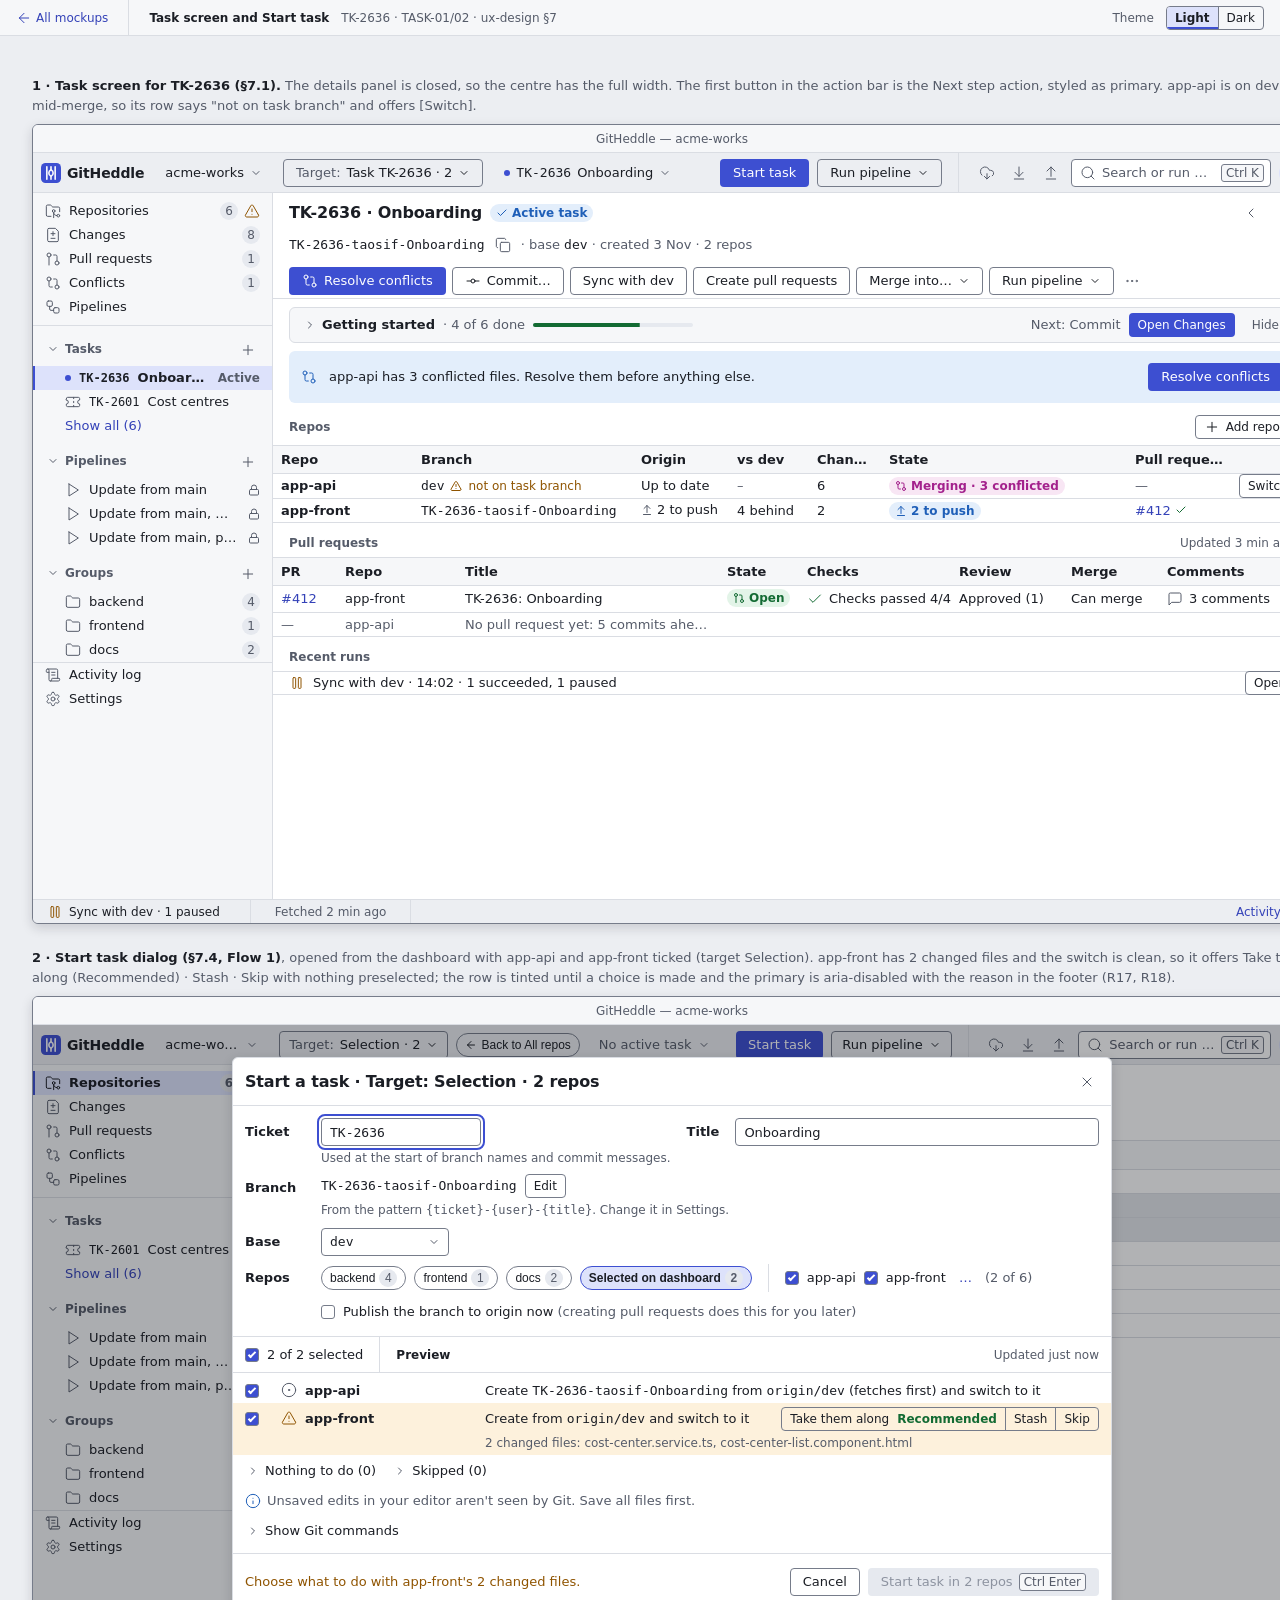
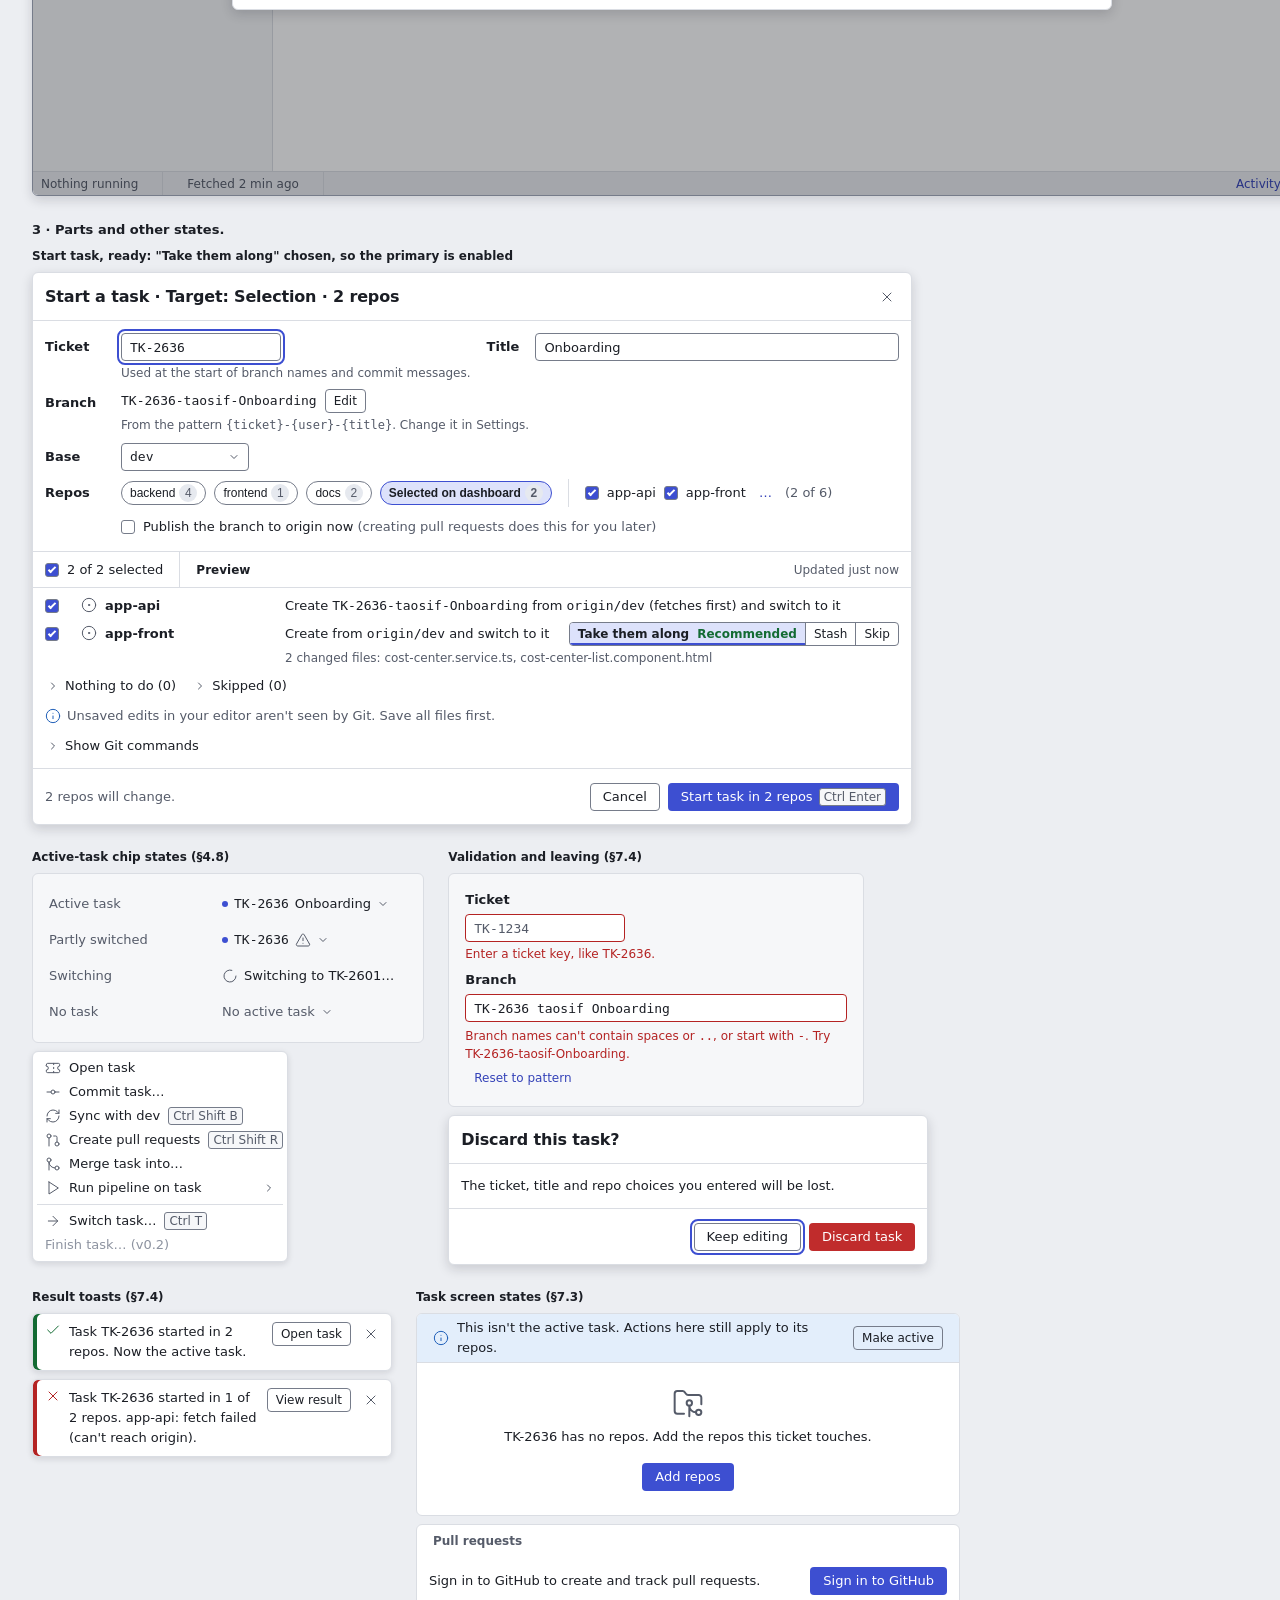
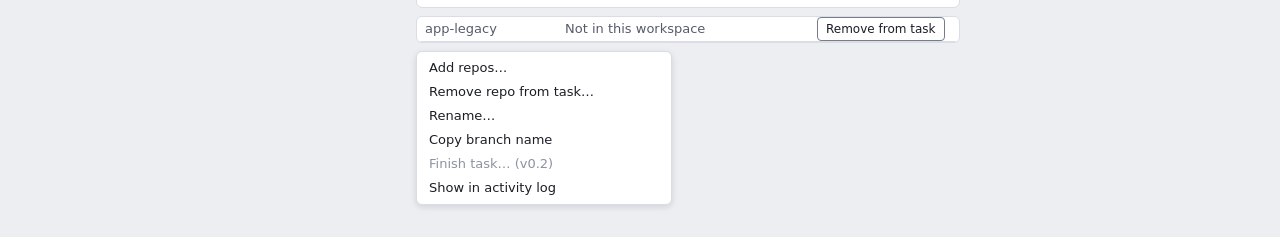
<file: docs/design/mockups/task.html>
<!DOCTYPE html>
<html lang="en" data-theme="light">
<head>
<meta charset="utf-8">
<meta name="viewport" content="width=device-width, initial-scale=1">
<title>Task screen and Start task · GitHeddle mockup</title>
<link rel="stylesheet" href="tokens.css">
<style>
/* Page helpers shared by this set of mockups. Every colour is a token. */
.mock-frame { display: flex; flex-direction: column; gap: var(--gh-space-4); }
.gh-mock-bar a { display: inline-flex; align-items: center; gap: var(--gh-space-2); }
.gh-segmented > button { border-top: 0; border-bottom: 0; border-left: 0; font: inherit; font-size: var(--gh-text-caption-size); cursor: default; }
.gh-mock-window .gh-scrim { top: 1.75rem; padding-top: var(--gh-space-8); }
.gh-mock-window .gh-dialog { max-height: calc(100% - 4rem); }
.tone-warning { color: var(--gh-warning); }
.tone-danger { color: var(--gh-danger); }
.tone-success { color: var(--gh-success); }
.tone-info { color: var(--gh-info); }
.tone-link { color: var(--gh-text-link); }
.tone-primary { color: var(--gh-text-primary); }
.tone-conflict { color: var(--gh-status-conflicted); }
.nav-list, .plain-list { list-style: none; margin: 0; padding: 0; }
.disc { background: none; border: 0; padding: 0; font: inherit; color: inherit; display: inline-flex; align-items: center; gap: var(--gh-space-2); cursor: default; }
details > summary { list-style: none; cursor: default; }
details > summary::-webkit-details-marker { display: none; }
details[open] > summary .gh-twisty .gh-icon { transform: rotate(90deg); }
.contents { display: contents; }
.scroll { flex: 1; min-height: 0; overflow: auto; }
.gh-jobchip { border: 0; background: transparent; font: inherit; font-size: var(--gh-text-caption-size); }
.account { border: 0; font-family: inherit; cursor: default; }
.account--out { background: transparent; border: 1px solid var(--gh-border-strong); }
.topbar-search { display: inline-flex; align-items: center; gap: var(--gh-space-3); flex: 0 1 12.5rem; min-width: 7.5rem; height: var(--gh-control-md); padding: 0 var(--gh-space-3) 0 var(--gh-space-4); background: var(--gh-surface-sunken); border: 1px solid var(--gh-border-strong); border-radius: var(--gh-radius-md); color: var(--gh-text-secondary); font: inherit; cursor: text; overflow: hidden; }
.topbar-search > span { flex: 1; text-align: left; overflow: hidden; text-overflow: ellipsis; white-space: nowrap; }
.task-chip code { color: var(--gh-text-primary); }
.task-chip__title { max-width: 10rem; color: var(--gh-text-primary); }
.target-picker.is-flash { background: var(--gh-info-soft); }
.nav-item-trail { margin-left: auto; display: inline-flex; align-items: center; gap: var(--gh-space-3); }
.gh-nav-item .nav-item-trail .gh-count { margin-left: 0; }
.gh-nav-item .gh-truncate { flex: 1; }
.gh-nav-item code { font-size: var(--gh-text-caption-size); }
.sidebar-sep { margin: var(--gh-space-3) 0 0; }
.screen-header-title { display: flex; align-items: baseline; gap: var(--gh-space-4); min-width: 0; }
.cell { display: flex; align-items: center; gap: var(--gh-space-3); min-width: 0; }
.cell > .gh-truncate { flex: 1; }
.cell .gh-row__actions { margin-left: auto; }
.gh-table td.is-num, .gh-table th.is-num { text-align: right; }
.table-wrap { flex: 1; min-height: 0; overflow: auto; }
.section-head { display: flex; align-items: center; gap: var(--gh-space-4); padding: var(--gh-space-5) var(--gh-space-6) var(--gh-space-3); }
.gs-line { display: flex; align-items: center; gap: var(--gh-space-4); min-height: 2.25rem; margin: var(--gh-space-4) var(--gh-space-6); padding: 0 var(--gh-space-3) 0 var(--gh-space-5); background: var(--gh-surface-raised); border: 1px solid var(--gh-border-subtle); border-radius: var(--gh-radius-lg); flex: none; }
.next-step { display: flex; align-items: center; gap: var(--gh-space-5); padding: var(--gh-space-5); background: var(--gh-info-soft); border-radius: var(--gh-radius-lg); }
.next-step > .gh-icon { color: var(--gh-info); }
.next-step p { flex: 1; }
.dp-section { display: flex; flex-direction: column; gap: var(--gh-space-2); }
.dp-section > summary { display: flex; align-items: center; gap: var(--gh-space-2); height: var(--gh-row-height); }
.dp-kv { display: grid; grid-template-columns: 4.5rem 1fr auto; align-items: center; column-gap: var(--gh-space-4); min-height: var(--gh-row-height); }
.dp-line { display: flex; align-items: center; gap: var(--gh-space-4); min-height: var(--gh-row-height); min-width: 0; }
.dp-line > .gh-truncate { flex: 1; }
.merge-card { padding: var(--gh-space-5); background: var(--gh-merge-unresolved); border: 1px solid var(--gh-border-subtle); box-shadow: inset var(--gh-edge-width) 0 0 var(--gh-merge-unresolved-edge); border-radius: var(--gh-radius-lg); display: grid; gap: var(--gh-space-3); }
.menu-pos { position: absolute; z-index: 20; }
.sheet-card { display: flex; flex-direction: column; gap: var(--gh-space-4); }
.sheet-card > h2 { color: var(--gh-text-primary); }
.choice-tag { font-size: var(--gh-text-caption-size); color: var(--gh-success); font-weight: 600; }

.task-sub { display: flex; align-items: center; gap: var(--gh-space-3); padding: 0 var(--gh-space-6) var(--gh-space-3); color: var(--gh-text-secondary); flex: none; }
.task-sub code { color: var(--gh-text-primary); }
.task-body { flex: 1; min-height: 0; overflow: auto; padding-bottom: var(--gh-space-6); }
.task-body .next-step { margin: 0 var(--gh-space-6); }
.task-body .gh-table { border-top: 1px solid var(--gh-border-subtle); }
.runs-row { display: flex; align-items: center; gap: var(--gh-space-4); height: var(--gh-row-height); padding: 0 var(--gh-space-6); border-top: 1px solid var(--gh-border-subtle); border-bottom: 1px solid var(--gh-border-subtle); }
.start-inputs { grid-template-columns: 4rem 1fr; align-items: center; column-gap: var(--gh-space-5); row-gap: var(--gh-space-4); }
.start-inputs > .lbl { font-weight: 600; align-self: start; padding-top: var(--gh-space-2); }
.start-inputs .gh-field__hint { margin-top: var(--gh-space-1); }
.inline-fields { display: flex; align-items: flex-start; gap: var(--gh-space-6); }
.inline-fields .gh-field { gap: var(--gh-space-1); }
.repo-picks { display: flex; flex-wrap: wrap; align-items: center; gap: var(--gh-space-3) var(--gh-space-4); }
.preview-title { color: var(--gh-text-primary); }
.gh-preview-row .repo { font-weight: 600; white-space: normal; }
.gh-preview-row.is-attention { background: var(--gh-warning-soft); }
.gh-preview-row.is-left-out .plan, .gh-preview-row.is-left-out .repo { color: var(--gh-text-disabled); }
.gh-preview-row .choice { display: flex; align-items: center; gap: var(--gh-space-3); padding: var(--gh-space-2) 0; }
.gh-segmented > [role="radio"] .choice-tag { margin-left: var(--gh-space-2); }
.preview-disc { display: flex; flex-wrap: wrap; gap: var(--gh-space-6); padding: var(--gh-space-3) var(--gh-space-5); }
.preview-note { display: flex; align-items: center; gap: var(--gh-space-3); padding: var(--gh-space-2) var(--gh-space-5); color: var(--gh-text-secondary); }
.dlg-static { position: static; }
.chip-states { display: grid; grid-template-columns: 9rem auto; gap: var(--gh-space-4) var(--gh-space-6); align-items: center; }
.toast-static { position: static; }
.state-card { width: 34rem; background: var(--gh-surface-sunken); border: 1px solid var(--gh-border-subtle); border-radius: var(--gh-radius-lg); overflow: hidden; }
.state-card .gh-empty { margin: var(--gh-space-4) auto; }
.state-card .section-head { padding-top: var(--gh-space-4); }
.pad { padding: var(--gh-space-5); }
.mock-topush { display: inline-flex; gap: var(--gh-space-2); color: var(--gh-text-primary); }
</style>
</head>
<body>
<svg width="0" height="0" style="position:absolute" aria-hidden="true" focusable="false"><defs>
<symbol id="i-folder-git-2" viewBox="0 0 24 24"><path d="M9 20H4a2 2 0 0 1-2-2V5a2 2 0 0 1 2-2h3.9a2 2 0 0 1 1.69.9l.81 1.2a2 2 0 0 0 1.67.9H20a2 2 0 0 1 2 2v5"/><circle cx="13" cy="12" r="2"/><path d="M18 19c-2.8 0-5-2.2-5-5v8"/><circle cx="20" cy="19" r="2"/></symbol>
<symbol id="i-file-diff" viewBox="0 0 24 24"><path d="M15 2H6a2 2 0 0 0-2 2v16a2 2 0 0 0 2 2h12a2 2 0 0 0 2-2V7Z"/><path d="M9 10h6"/><path d="M12 13V7"/><path d="M9 17h6"/></symbol>
<symbol id="i-git-pull-request" viewBox="0 0 24 24"><circle cx="18" cy="18" r="3"/><circle cx="6" cy="6" r="3"/><path d="M13 6h3a2 2 0 0 1 2 2v7"/><line x1="6" x2="6" y1="9" y2="21"/></symbol>
<symbol id="i-git-pull-request-draft" viewBox="0 0 24 24"><circle cx="18" cy="18" r="3"/><circle cx="6" cy="6" r="3"/><path d="M18 6V5"/><path d="M18 11v-1"/><line x1="6" x2="6" y1="9" y2="21"/></symbol>
<symbol id="i-git-compare" viewBox="0 0 24 24"><circle cx="18" cy="18" r="3"/><circle cx="6" cy="6" r="3"/><path d="M13 6h3a2 2 0 0 1 2 2v7"/><path d="M11 18H8a2 2 0 0 1-2-2V9"/></symbol>
<symbol id="i-workflow" viewBox="0 0 24 24"><rect width="8" height="8" x="3" y="3" rx="2"/><path d="M7 11v4a2 2 0 0 0 2 2h4"/><rect width="8" height="8" x="13" y="13" rx="2"/></symbol>
<symbol id="i-ticket" viewBox="0 0 24 24"><path d="M2 9a3 3 0 0 1 0 6v2a2 2 0 0 0 2 2h16a2 2 0 0 0 2-2v-2a3 3 0 0 1 0-6V7a2 2 0 0 0-2-2H4a2 2 0 0 0-2 2Z"/><path d="M13 5v2"/><path d="M13 17v2"/><path d="M13 11v2"/></symbol>
<symbol id="i-scroll-text" viewBox="0 0 24 24"><path d="M15 12h-5"/><path d="M15 8h-5"/><path d="M19 17V5a2 2 0 0 0-2-2H4"/><path d="M8 21h12a2 2 0 0 0 2-2v-1a1 1 0 0 0-1-1H11a1 1 0 0 0-1 1v1a2 2 0 1 1-4 0V5a2 2 0 1 0-4 0v2a1 1 0 0 0 1 1h3"/></symbol>
<symbol id="i-settings" viewBox="0 0 24 24"><path d="M12.22 2h-.44a2 2 0 0 0-2 2v.18a2 2 0 0 1-1 1.73l-.43.25a2 2 0 0 1-2 0l-.15-.08a2 2 0 0 0-2.73.73l-.22.38a2 2 0 0 0 .73 2.73l.15.1a2 2 0 0 1 1 1.72v.51a2 2 0 0 1-1 1.74l-.15.09a2 2 0 0 0-.73 2.73l.22.38a2 2 0 0 0 2.73.73l.15-.08a2 2 0 0 1 2 0l.43.25a2 2 0 0 1 1 1.73V20a2 2 0 0 0 2 2h.44a2 2 0 0 0 2-2v-.18a2 2 0 0 1 1-1.73l.43-.25a2 2 0 0 1 2 0l.15.08a2 2 0 0 0 2.73-.73l.22-.39a2 2 0 0 0-.73-2.73l-.15-.08a2 2 0 0 1-1-1.74v-.5a2 2 0 0 1 1-1.74l.15-.09a2 2 0 0 0 .73-2.73l-.22-.38a2 2 0 0 0-2.73-.73l-.15.08a2 2 0 0 1-2 0l-.43-.25a2 2 0 0 1-1-1.73V4a2 2 0 0 0-2-2z"/><circle cx="12" cy="12" r="3"/></symbol>
<symbol id="i-cloud-download" viewBox="0 0 24 24"><path d="M12 13v8l-4-4"/><path d="m12 21 4-4"/><path d="M4.393 15.269A7 7 0 1 1 15.71 8h1.79a4.5 4.5 0 0 1 2.436 8.284"/></symbol>
<symbol id="i-arrow-down-to-line" viewBox="0 0 24 24"><path d="M12 17V3"/><path d="m6 11 6 6 6-6"/><path d="M19 21H5"/></symbol>
<symbol id="i-arrow-up-from-line" viewBox="0 0 24 24"><path d="m18 9-6-6-6 6"/><path d="M12 3v14"/><path d="M5 21h14"/></symbol>
<symbol id="i-git-commit-horizontal" viewBox="0 0 24 24"><circle cx="12" cy="12" r="3"/><line x1="3" x2="9" y1="12" y2="12"/><line x1="15" x2="21" y1="12" y2="12"/></symbol>
<symbol id="i-git-branch" viewBox="0 0 24 24"><line x1="6" x2="6" y1="3" y2="15"/><circle cx="18" cy="6" r="3"/><circle cx="6" cy="18" r="3"/><path d="M18 9a9 9 0 0 1-9 9"/></symbol>
<symbol id="i-git-merge" viewBox="0 0 24 24"><circle cx="18" cy="18" r="3"/><circle cx="6" cy="6" r="3"/><path d="M6 21V9a9 9 0 0 0 9 9"/></symbol>
<symbol id="i-archive" viewBox="0 0 24 24"><rect width="20" height="5" x="2" y="3" rx="1"/><path d="M4 8v11a2 2 0 0 0 2 2h12a2 2 0 0 0 2-2V8"/><path d="M10 12h4"/></symbol>
<symbol id="i-play" viewBox="0 0 24 24"><polygon points="6 3 20 12 6 21 6 3"/></symbol>
<symbol id="i-refresh-cw" viewBox="0 0 24 24"><path d="M3 12a9 9 0 0 1 9-9 9.75 9.75 0 0 1 6.74 2.74L21 8"/><path d="M21 3v5h-5"/><path d="M21 12a9 9 0 0 1-9 9 9.75 9.75 0 0 1-6.74-2.74L3 16"/><path d="M8 16H3v5"/></symbol>
<symbol id="i-plus" viewBox="0 0 24 24"><path d="M5 12h14"/><path d="M12 5v14"/></symbol>
<symbol id="i-minus" viewBox="0 0 24 24"><path d="M5 12h14"/></symbol>
<symbol id="i-undo-2" viewBox="0 0 24 24"><path d="M9 14 4 9l5-5"/><path d="M4 9h10.5a5.5 5.5 0 0 1 5.5 5.5a5.5 5.5 0 0 1-5.5 5.5H11"/></symbol>
<symbol id="i-square-pen" viewBox="0 0 24 24"><path d="M12 3H5a2 2 0 0 0-2 2v14a2 2 0 0 0 2 2h14a2 2 0 0 0 2-2v-7"/><path d="M18.375 2.625a1 1 0 0 1 3 3l-9.013 9.014a2 2 0 0 1-.853.505l-2.873.84a.5.5 0 0 1-.62-.62l.84-2.873a2 2 0 0 1 .506-.852z"/></symbol>
<symbol id="i-square-terminal" viewBox="0 0 24 24"><path d="m7 11 2-2-2-2"/><path d="M11 13h4"/><rect width="18" height="18" x="3" y="3" rx="2" ry="2"/></symbol>
<symbol id="i-folder-open" viewBox="0 0 24 24"><path d="m6 14 1.5-2.9A2 2 0 0 1 9.24 10H20a2 2 0 0 1 1.94 2.5l-1.54 6a2 2 0 0 1-1.95 1.5H4a2 2 0 0 1-2-2V5a2 2 0 0 1 2-2h3.9a2 2 0 0 1 1.69.9l.81 1.2a2 2 0 0 0 1.67.9H18a2 2 0 0 1 2 2v2"/></symbol>
<symbol id="i-folder" viewBox="0 0 24 24"><path d="M20 20a2 2 0 0 0 2-2V8a2 2 0 0 0-2-2h-7.9a2 2 0 0 1-1.69-.9L9.6 3.9A2 2 0 0 0 7.93 3H4a2 2 0 0 0-2 2v13a2 2 0 0 0 2 2Z"/></symbol>
<symbol id="i-file-code" viewBox="0 0 24 24"><path d="M10 12.5 8 15l2 2.5"/><path d="m14 12.5 2 2.5-2 2.5"/><path d="M14 2v4a2 2 0 0 0 2 2h4"/><path d="M15 2H6a2 2 0 0 0-2 2v16a2 2 0 0 0 2 2h12a2 2 0 0 0 2-2V7z"/></symbol>
<symbol id="i-external-link" viewBox="0 0 24 24"><path d="M15 3h6v6"/><path d="M10 14 21 3"/><path d="M18 13v6a2 2 0 0 1-2 2H5a2 2 0 0 1-2-2V8a2 2 0 0 1 2-2h6"/></symbol>
<symbol id="i-shield" viewBox="0 0 24 24"><path d="M20 13c0 5-3.5 7.5-7.66 8.95a1 1 0 0 1-.67-.01C7.5 20.5 4 18 4 13V6a1 1 0 0 1 1-1c2 0 4.5-1.2 6.24-2.72a1.17 1.17 0 0 1 1.52 0C14.51 3.81 17 5 19 5a1 1 0 0 1 1 1z"/></symbol>
<symbol id="i-shield-question" viewBox="0 0 24 24"><path d="M20 13c0 5-3.5 7.5-7.66 8.95a1 1 0 0 1-.67-.01C7.5 20.5 4 18 4 13V6a1 1 0 0 1 1-1c2 0 4.5-1.2 6.24-2.72a1.17 1.17 0 0 1 1.52 0C14.51 3.81 17 5 19 5a1 1 0 0 1 1 1z"/><path d="M9.1 9a3 3 0 0 1 5.82 1c0 2-3 3-3 3"/><path d="M12 17h.01"/></symbol>
<symbol id="i-triangle-alert" viewBox="0 0 24 24"><path d="m21.73 18-8-14a2 2 0 0 0-3.48 0l-8 14A2 2 0 0 0 4 21h16a2 2 0 0 0 1.73-3"/><path d="M12 9v4"/><path d="M12 17h.01"/></symbol>
<symbol id="i-search" viewBox="0 0 24 24"><circle cx="11" cy="11" r="8"/><path d="m21 21-4.3-4.3"/></symbol>
<symbol id="i-chevron-right" viewBox="0 0 24 24"><path d="m9 18 6-6-6-6"/></symbol>
<symbol id="i-chevron-left" viewBox="0 0 24 24"><path d="m15 18-6-6 6-6"/></symbol>
<symbol id="i-chevron-down" viewBox="0 0 24 24"><path d="m6 9 6 6 6-6"/></symbol>
<symbol id="i-arrow-left" viewBox="0 0 24 24"><path d="m12 19-7-7 7-7"/><path d="M19 12H5"/></symbol>
<symbol id="i-arrow-right" viewBox="0 0 24 24"><path d="M5 12h14"/><path d="m12 5 7 7-7 7"/></symbol>
<symbol id="i-unlink" viewBox="0 0 24 24"><path d="m18.84 12.25 1.72-1.71h-.02a5.004 5.004 0 0 0-.12-7.07 5.006 5.006 0 0 0-6.95 0l-1.72 1.71"/><path d="m5.17 11.75-1.71 1.71a5.004 5.004 0 0 0 .12 7.07 5.006 5.006 0 0 0 6.95 0l1.71-1.71"/><line x1="8" x2="8" y1="2" y2="5"/><line x1="2" x2="5" y1="8" y2="8"/><line x1="16" x2="16" y1="19" y2="22"/><line x1="19" x2="22" y1="16" y2="16"/></symbol>
<symbol id="i-split" viewBox="0 0 24 24"><path d="M16 3h5v5"/><path d="M8 3H3v5"/><path d="M12 22v-8.3a4 4 0 0 0-1.172-2.872L3 3"/><path d="m15 9 6-6"/></symbol>
<symbol id="i-cloud-off" viewBox="0 0 24 24"><path d="m2 2 20 20"/><path d="M5.782 5.782A7 7 0 0 0 9 19h8.5a4.5 4.5 0 0 0 1.307-.193"/><path d="M21.532 16.5A4.5 4.5 0 0 0 17.5 10h-1.79A7.008 7.008 0 0 0 10 5.07"/></symbol>
<symbol id="i-circle-help" viewBox="0 0 24 24"><circle cx="12" cy="12" r="10"/><path d="M9.09 9a3 3 0 0 1 5.83 1c0 2-3 3-3 3"/><path d="M12 17h.01"/></symbol>
<symbol id="i-check" viewBox="0 0 24 24"><path d="M20 6 9 17l-5-5"/></symbol>
<symbol id="i-x" viewBox="0 0 24 24"><path d="M18 6 6 18"/><path d="m6 6 12 12"/></symbol>
<symbol id="i-pause" viewBox="0 0 24 24"><rect x="14" y="4" width="4" height="16" rx="1"/><rect x="6" y="4" width="4" height="16" rx="1"/></symbol>
<symbol id="i-circle" viewBox="0 0 24 24"><circle cx="12" cy="12" r="10"/></symbol>
<symbol id="i-circle-dot" viewBox="0 0 24 24"><circle cx="12" cy="12" r="10"/><circle cx="12" cy="12" r="1"/></symbol>
<symbol id="i-loader-circle" viewBox="0 0 24 24"><path d="M21 12a9 9 0 1 1-6.219-8.56"/></symbol>
<symbol id="i-history" viewBox="0 0 24 24"><path d="M3 12a9 9 0 1 0 9-9 9.75 9.75 0 0 0-6.74 2.74L3 8"/><path d="M3 3v5h5"/><path d="M12 7v5l4 2"/></symbol>
<symbol id="i-key-round" viewBox="0 0 24 24"><path d="M2.586 17.414A2 2 0 0 0 2 18.828V21a1 1 0 0 0 1 1h3a1 1 0 0 0 1-1v-1a1 1 0 0 1 1-1h1a1 1 0 0 0 1-1v-1a1 1 0 0 1 1-1h.172a2 2 0 0 0 1.414-.586l.814-.814a6.5 6.5 0 1 0-4-4z"/><circle cx="16.5" cy="7.5" r=".5"/></symbol>
<symbol id="i-lock" viewBox="0 0 24 24"><rect width="18" height="11" x="3" y="11" rx="2" ry="2"/><path d="M7 11V7a5 5 0 0 1 10 0v4"/></symbol>
<symbol id="i-user" viewBox="0 0 24 24"><path d="M19 21v-2a4 4 0 0 0-4-4H9a4 4 0 0 0-4 4v2"/><circle cx="12" cy="7" r="4"/></symbol>
<symbol id="i-ellipsis" viewBox="0 0 24 24"><circle cx="12" cy="12" r="1"/><circle cx="19" cy="12" r="1"/><circle cx="5" cy="12" r="1"/></symbol>
<symbol id="i-copy" viewBox="0 0 24 24"><rect width="14" height="14" x="8" y="8" rx="2" ry="2"/><path d="M4 16c-1.1 0-2-.9-2-2V4c0-1.1.9-2 2-2h10c1.1 0 2 .9 2 2"/></symbol>
<symbol id="i-pin" viewBox="0 0 24 24"><path d="M12 17v5"/><path d="M9 10.76a2 2 0 0 1-1.11 1.79l-1.78.9A2 2 0 0 0 5 15.24V16a1 1 0 0 0 1 1h12a1 1 0 0 0 1-1v-.76a2 2 0 0 0-1.11-1.79l-1.78-.9A2 2 0 0 1 15 10.76V7a1 1 0 0 1 1-1 2 2 0 0 0 0-4H8a2 2 0 0 0 0 4 1 1 0 0 1 1 1z"/></symbol>
<symbol id="i-columns-3" viewBox="0 0 24 24"><rect width="18" height="18" x="3" y="3" rx="2"/><path d="M9 3v18"/><path d="M15 3v18"/></symbol>
<symbol id="i-info" viewBox="0 0 24 24"><circle cx="12" cy="12" r="10"/><path d="M12 16v-4"/><path d="M12 8h.01"/></symbol>
<symbol id="i-octagon-x" viewBox="0 0 24 24"><path d="m15 9-6 6"/><path d="M2.586 16.726A2 2 0 0 1 2 15.312V8.688a2 2 0 0 1 .586-1.414l4.688-4.688A2 2 0 0 1 8.688 2h6.624a2 2 0 0 1 1.414.586l4.688 4.688A2 2 0 0 1 22 8.688v6.624a2 2 0 0 1-.586 1.414l-4.688 4.688a2 2 0 0 1-1.414.586H8.688a2 2 0 0 1-1.414-.586z"/><path d="m9 9 6 6"/></symbol>
<symbol id="i-message-square" viewBox="0 0 24 24"><path d="M21 15a2 2 0 0 1-2 2H7l-4 4V5a2 2 0 0 1 2-2h14a2 2 0 0 1 2 2z"/></symbol>
<symbol id="i-eye" viewBox="0 0 24 24"><path d="M2.062 12.348a1 1 0 0 1 0-.696 10.75 10.75 0 0 1 19.876 0 1 1 0 0 1 0 .696 10.75 10.75 0 0 1-19.876 0"/><circle cx="12" cy="12" r="3"/></symbol>
<symbol id="i-tag" viewBox="0 0 24 24"><path d="M12.586 2.586A2 2 0 0 0 11.172 2H4a2 2 0 0 0-2 2v7.172a2 2 0 0 0 .586 1.414l8.704 8.704a2.426 2.426 0 0 0 3.42 0l6.58-6.58a2.426 2.426 0 0 0 0-3.42z"/><circle cx="7.5" cy="7.5" r=".5"/></symbol>
<symbol id="i-trash-2" viewBox="0 0 24 24"><path d="M3 6h18"/><path d="M19 6v14c0 1-1 2-2 2H7c-1 0-2-1-2-2V6"/><path d="M8 6V4c0-1 1-2 2-2h4c1 0 2 1 2 2v2"/><line x1="10" x2="10" y1="11" y2="17"/><line x1="14" x2="14" y1="11" y2="17"/></symbol>
</defs></svg>
<nav class="gh-mock-bar" aria-label="Mockup controls">
  <a href="index.html"><svg class="gh-icon gh-icon--inherit" aria-hidden="true" focusable="false"><use href="#i-arrow-left"/></svg> All mockups</a>
  <span class="gh-vdivider" aria-hidden="true"></span>
  <strong>Task screen and Start task</strong>
  <span class="gh-secondary gh-truncate">TK-2636 · TASK-01/02 · ux-design §7</span>
  <span class="gh-spacer"></span>
  <span id="theme-label" class="gh-secondary">Theme</span>
  <div class="gh-segmented" role="group" aria-labelledby="theme-label">
    <button type="button" data-set-theme="light" aria-pressed="true" class="is-selected">Light</button>
    <button type="button" data-set-theme="dark" aria-pressed="false">Dark</button>
  </div>
</nav>
<div class="gh-mock-stage">

<section class="mock-frame" aria-labelledby="f1-cap">
  <p class="gh-mock-caption" id="f1-cap"><strong>1 · Task screen for TK-2636 (§7.1).</strong> The details panel is closed, so the centre has the full width. The first button in the action bar is the Next step action, styled as primary. app-api is on dev mid-merge, so its row says "not on task branch" and offers [Switch].</p>
  <div class="gh-mock-window" id="f1">
    <div class="gh-mock-osbar" aria-hidden="true">GitHeddle — acme-works</div>

    <div class="gh-shell">
      <a class="gh-sr-only" href="#f1-main">Skip to main content</a>

    <header class="gh-topbar" aria-label="Top bar">
      <div class="contents" role="toolbar" aria-label="Top bar">
      <span class="gh-wordmark"><svg class="gh-logo" width="20" height="20" viewBox="0 0 24 24" aria-hidden="true" focusable="false"><rect width="24" height="24" rx="5.5"/><g><path d="M7 4.5v15M17 4.5v15"/><path d="M12 4.5v3.5c0 0-2.6 1.2-2.6 4s2.6 4 2.6 4v3.5"/><path d="M12 8c0 0 2.6 1.2 2.6 4s-2.6 4-2.6 4"/></g></svg><span>GitHeddle</span></span>
      <button type="button" class="gh-btn gh-btn--ghost" aria-haspopup="menu" aria-label="Workspace: acme-works. Workspace menu" title="acme-works"><span class="gh-truncate tone-primary">acme-works</span><svg class="gh-icon gh-icon--sm" aria-hidden="true" focusable="false"><use href="#i-chevron-down"/></svg></button>
      <button type="button" class="gh-btn target-picker" role="combobox" aria-haspopup="listbox" aria-expanded="false" aria-label="Target: Task TK-2636, 2 repos" aria-describedby="f1-target-desc"><span class="gh-secondary">Target:</span> Task TK-2636 · 2 <svg class="gh-icon gh-icon--sm" aria-hidden="true" focusable="false"><use href="#i-chevron-down"/></svg></button>
      <span id="f1-target-desc" class="gh-sr-only">Fetch, Pull, Push and pipelines act on these repos</span>

      <button type="button" class="gh-btn gh-btn--ghost task-chip" aria-haspopup="menu" aria-label="Active task: TK-2636 Onboarding, 2 repos. Task actions" title="TK-2636 Onboarding · TK-2636-taosif-Onboarding"><span class="gh-dot gh-dot--accent" aria-hidden="true"></span><code>TK-2636</code><span class="gh-truncate task-chip__title">Onboarding</span><svg class="gh-icon gh-icon--sm" aria-hidden="true" focusable="false"><use href="#i-chevron-down"/></svg></button>
      <span class="gh-topbar__spacer"></span>
      <button type="button" class="gh-btn gh-btn--primary" aria-keyshortcuts="Control+N" title="Creates the task branch from the latest base in each repo you pick, after a preview.">Start task</button>
      <button type="button" class="gh-btn" aria-haspopup="menu" title="Runs a saved list of Git steps on the target repos, after a preview.">Run pipeline <svg class="gh-icon gh-icon--sm" aria-hidden="true" focusable="false"><use href="#i-chevron-down"/></svg></button>
      <span class="gh-vdivider" aria-hidden="true"></span>
      <button type="button" class="gh-btn gh-btn--icon" aria-label="Fetch 2 repos" aria-keyshortcuts="Control+Shift+F" title="Fetches 2 repos (Task TK-2636). Downloads new commits from origin without changing any of your branches."><svg class="gh-icon" aria-hidden="true" focusable="false"><use href="#i-cloud-download"/></svg></button>
      <button type="button" class="gh-btn gh-btn--icon" aria-label="Pull 2 repos" aria-keyshortcuts="Control+Shift+D" title="Pulls 2 repos (Task TK-2636). Brings new commits from origin. Stops if it can't fast-forward."><svg class="gh-icon" aria-hidden="true" focusable="false"><use href="#i-arrow-down-to-line"/></svg></button>
      <button type="button" class="gh-btn gh-btn--icon" aria-label="Push 2 repos" aria-keyshortcuts="Control+Shift+H" title="Pushes 2 repos (Task TK-2636). Sends your new commits to origin. Never force-pushes."><svg class="gh-icon" aria-hidden="true" focusable="false"><use href="#i-arrow-up-from-line"/></svg></button>
      <button type="button" class="topbar-search" aria-label="Search or run a command (Ctrl+K)" aria-keyshortcuts="Control+K"><svg class="gh-icon" aria-hidden="true" focusable="false"><use href="#i-search"/></svg><span>Search or run a command…</span><kbd>Ctrl K</kbd></button>
      <button type="button" class="gh-initials account" aria-haspopup="menu" aria-label="Signed in to GitHub as dev-taosif-net. Account menu" title="Signed in as dev-taosif-net">TA</button>
      </div>
    </header>
      <div class="gh-shell__body">

    <nav class="gh-sidebar" aria-label="Main">
      <ul class="nav-list">

        <li><a class="gh-nav-item" href="dashboard.html" aria-label="Repositories, 6 repos, 1 needs review" title="6 repos · 1 needs review"><svg class="gh-icon" aria-hidden="true" focusable="false"><use href="#i-folder-git-2"/></svg><span>Repositories</span><span class="nav-item-trail"><span class="gh-count">6</span><svg class="gh-icon tone-warning" aria-hidden="true" focusable="false"><use href="#i-triangle-alert"/></svg></span></a></li>

        <li><a class="gh-nav-item" href="changes.html" aria-label="Changes, 8 files"><svg class="gh-icon" aria-hidden="true" focusable="false"><use href="#i-file-diff"/></svg><span>Changes</span><span class="nav-item-trail"><span class="gh-count">8</span></span></a></li>

        <li><a class="gh-nav-item" href="pull-requests.html" aria-label="Pull requests, 1 open"><svg class="gh-icon" aria-hidden="true" focusable="false"><use href="#i-git-pull-request"/></svg><span>Pull requests</span><span class="nav-item-trail"><span class="gh-count">1</span></span></a></li>

        <li><a class="gh-nav-item" href="merge-editor.html" aria-label="Conflicts, 1 repo needs you" title="1 repo, 3 conflicted files"><svg class="gh-icon" aria-hidden="true" focusable="false"><use href="#i-git-compare"/></svg><span>Conflicts</span><span class="nav-item-trail"><span class="gh-count">1</span></span></a></li>

        <li><a class="gh-nav-item" href="pipelines.html" aria-label="Pipelines"><svg class="gh-icon" aria-hidden="true" focusable="false"><use href="#i-workflow"/></svg><span>Pipelines</span></a></li>
      </ul>
      <hr class="sidebar-sep">

      <div class="gh-sidebar__group">
        <h2 class="gh-section-title"><button type="button" class="disc" aria-expanded="true"><span class="gh-twisty is-open"><svg class="gh-icon gh-icon--sm" aria-hidden="true" focusable="false"><use href="#i-chevron-right"/></svg></span>Tasks</button></h2>
        <button type="button" class="gh-btn gh-btn--icon" aria-label="Start task" title="Start task"><svg class="gh-icon" aria-hidden="true" focusable="false"><use href="#i-plus"/></svg></button>
      </div>
      <ul class="nav-list">
        <li><a class="gh-nav-item gh-nav-item--sub is-selected" href="task.html" aria-current="page" aria-label="TK-2636 Onboarding, active task"><span class="gh-dot gh-dot--accent" aria-hidden="true"></span><code>TK-2636</code><span class="gh-truncate">Onboarding</span><span class="gh-caption gh-secondary">Active</span></a></li>
        <li><a class="gh-nav-item gh-nav-item--sub" href="task.html" aria-label="TK-2601 Cost centres"><svg class="gh-icon" aria-hidden="true" focusable="false"><use href="#i-ticket"/></svg><code>TK-2601</code><span class="gh-truncate">Cost centres</span></a></li>
        <li><a class="gh-nav-item gh-nav-item--sub" href="#" aria-label="Show all 6 tasks"><span class="gh-link">Show all (6)</span></a></li>
      </ul>

      <div class="gh-sidebar__group">
        <h2 class="gh-section-title"><button type="button" class="disc" aria-expanded="true"><span class="gh-twisty is-open"><svg class="gh-icon gh-icon--sm" aria-hidden="true" focusable="false"><use href="#i-chevron-right"/></svg></span>Pipelines</button></h2>
        <button type="button" class="gh-btn gh-btn--icon" aria-label="New pipeline" title="New pipeline"><svg class="gh-icon" aria-hidden="true" focusable="false"><use href="#i-plus"/></svg></button>
      </div>
      <ul class="nav-list">
        <li><a class="gh-nav-item gh-nav-item--sub" href="pipelines.html" aria-label="Update from main. Ready-made pipeline" title="Ready-made. Duplicate it to change it"><svg class="gh-icon" aria-hidden="true" focusable="false"><use href="#i-play"/></svg><span class="gh-truncate">Update from main</span><svg class="gh-icon gh-icon--sm" aria-hidden="true" focusable="false"><use href="#i-lock"/></svg></a></li>
        <li><a class="gh-nav-item gh-nav-item--sub" href="pipelines.html" aria-label="Update from main, merge into dev. Ready-made pipeline" title="Ready-made. Duplicate it to change it"><svg class="gh-icon" aria-hidden="true" focusable="false"><use href="#i-play"/></svg><span class="gh-truncate">Update from main, merge into dev</span><svg class="gh-icon gh-icon--sm" aria-hidden="true" focusable="false"><use href="#i-lock"/></svg></a></li>
        <li><a class="gh-nav-item gh-nav-item--sub" href="pipelines.html" aria-label="Update from main, pull request to dev. Ready-made pipeline" title="Ready-made. Duplicate it to change it"><svg class="gh-icon" aria-hidden="true" focusable="false"><use href="#i-play"/></svg><span class="gh-truncate">Update from main, pull request to dev</span><svg class="gh-icon gh-icon--sm" aria-hidden="true" focusable="false"><use href="#i-lock"/></svg></a></li>
      </ul>

      <div class="gh-sidebar__group">
        <h2 class="gh-section-title"><button type="button" class="disc" aria-expanded="true"><span class="gh-twisty is-open"><svg class="gh-icon gh-icon--sm" aria-hidden="true" focusable="false"><use href="#i-chevron-right"/></svg></span>Groups</button></h2>
        <button type="button" class="gh-btn gh-btn--icon" aria-label="New group" title="New group"><svg class="gh-icon" aria-hidden="true" focusable="false"><use href="#i-plus"/></svg></button>
      </div>
      <ul class="nav-list">
        <li><a class="gh-nav-item gh-nav-item--sub" href="#" aria-label="Group backend, 4 repos"><svg class="gh-icon" aria-hidden="true" focusable="false"><use href="#i-folder"/></svg><span class="gh-truncate">backend</span><span class="gh-count">4</span></a></li>
        <li><a class="gh-nav-item gh-nav-item--sub" href="#" aria-label="Group frontend, 1 repo"><svg class="gh-icon" aria-hidden="true" focusable="false"><use href="#i-folder"/></svg><span class="gh-truncate">frontend</span><span class="gh-count">1</span></a></li>
        <li><a class="gh-nav-item gh-nav-item--sub" href="#" aria-label="Group docs, 2 repos"><svg class="gh-icon" aria-hidden="true" focusable="false"><use href="#i-folder"/></svg><span class="gh-truncate">docs</span><span class="gh-count">2</span></a></li>
      </ul>
      <ul class="nav-list gh-sidebar__bottom">

        <li><a class="gh-nav-item" href="#" aria-label="Activity log"><svg class="gh-icon" aria-hidden="true" focusable="false"><use href="#i-scroll-text"/></svg><span>Activity log</span></a></li>

        <li><a class="gh-nav-item" href="settings.html" aria-label="Settings"><svg class="gh-icon" aria-hidden="true" focusable="false"><use href="#i-settings"/></svg><span>Settings</span></a></li>
      </ul>
    </nav>
        <div class="gh-main" role="main" id="f1-main">
          <div class="gh-screen-header">
            <h1 class="gh-screen-title">TK-2636 · Onboarding</h1>
            <span class="gh-pill gh-pill--info" title="Fetch, Pull, Push and the task actions in the top bar act on this task."><svg class="gh-icon" aria-hidden="true" focusable="false"><use href="#i-check"/></svg>Active task</span>
            <span class="gh-spacer"></span>
            <button type="button" class="gh-btn gh-btn--icon" aria-label="Back" title="Back (Alt+←)"><svg class="gh-icon" aria-hidden="true" focusable="false"><use href="#i-chevron-left"/></svg></button>
            <button type="button" class="gh-btn gh-btn--icon" aria-label="Forward" title="Forward (Alt+→)" aria-disabled="true"><svg class="gh-icon" aria-hidden="true" focusable="false"><use href="#i-chevron-right"/></svg></button>
          </div>
          <p class="task-sub"><code>TK-2636-taosif-Onboarding</code><button type="button" class="gh-btn gh-btn--icon" aria-label="Copy branch name" title="Copy branch name"><svg class="gh-icon" aria-hidden="true" focusable="false"><use href="#i-copy"/></svg></button><span>· base <code>dev</code> · created 3 Nov · 2 repos</span></p>
          <div class="gh-toolbar" role="toolbar" aria-label="Task actions">
            <button type="button" class="gh-btn gh-btn--primary" title="Opens the Conflicts screen for app-api."><svg class="gh-icon" aria-hidden="true" focusable="false"><use href="#i-git-compare"/></svg>Resolve conflicts</button>
            <button type="button" class="gh-btn" title="Saves the staged files as a new commit on each repo's current branch. Nothing is pushed."><svg class="gh-icon" aria-hidden="true" focusable="false"><use href="#i-git-commit-horizontal"/></svg>Commit…</button>
            <button type="button" class="gh-btn" aria-keyshortcuts="Control+Shift+B" title="Brings the latest dev into the task branch in every task repo; conflicts pause that repo.">Sync with dev</button>
            <button type="button" class="gh-btn" aria-keyshortcuts="Control+Shift+R" title="Opens one pull request per task repo that has commits ahead, after a preview you can edit.">Create pull requests</button>
            <button type="button" class="gh-btn" aria-haspopup="menu" title="Merges the task branch into a branch you choose and pushes it only after you confirm.">Merge into… <svg class="gh-icon gh-icon--sm" aria-hidden="true" focusable="false"><use href="#i-chevron-down"/></svg></button>
            <button type="button" class="gh-btn" aria-haspopup="menu" title="Runs a saved list of Git steps on the target repos, after a preview.">Run pipeline <svg class="gh-icon gh-icon--sm" aria-hidden="true" focusable="false"><use href="#i-chevron-down"/></svg></button>
            <button type="button" class="gh-btn gh-btn--icon" aria-haspopup="menu" aria-label="More task actions" title="More task actions"><svg class="gh-icon" aria-hidden="true" focusable="false"><use href="#i-ellipsis"/></svg></button>
          </div>
          <div class="task-body">

          <section class="gs-line" aria-label="Getting started, 4 of 6 done">
            <button type="button" class="disc" aria-expanded="false"><span class="gh-twisty"><svg class="gh-icon gh-icon--sm" aria-hidden="true" focusable="false"><use href="#i-chevron-right"/></svg></span><span class="gh-strong">Getting started</span></button>
            <span class="gh-secondary">· 4 of 6 done</span>
            <span class="gh-meter" role="img" aria-label="4 of 6 done" style="--value:0.667"><span></span></span>
            <span class="gh-spacer"></span>
            <span class="gh-secondary">Next: Commit</span>
            <button type="button" class="gh-btn gh-btn--sm gh-btn--primary">Open Changes</button>
            <button type="button" class="gh-btn gh-btn--sm gh-btn--ghost">Hide</button>
          </section>
            <section class="next-step" aria-label="Next step"><svg class="gh-icon" aria-hidden="true" focusable="false"><use href="#i-git-compare"/></svg><p>app-api has 3 conflicted files. Resolve them before anything else.</p><button type="button" class="gh-btn gh-btn--primary">Resolve conflicts</button></section>
            <section aria-label="Repos">

            <div class="section-head"><h2 class="gh-section-title">Repos</h2><span class="gh-spacer"></span><button type="button" class="gh-btn gh-btn--sm"><svg class="gh-icon" aria-hidden="true" focusable="false"><use href="#i-plus"/></svg>Add repos</button></div>

          <table class="gh-table" role="grid" aria-label="Task repos" id="f1-repos">
            <colgroup><col style="width:140px"><col style="width:220px"><col style="width:96px"><col style="width:80px"><col style="width:72px"><col><col style="width:104px"><col style="width:80px"></colgroup>
            <thead><tr><th scope="col">Repo</th><th scope="col">Branch</th><th scope="col">Origin</th><th scope="col">vs dev</th><th scope="col">Changes</th><th scope="col">State</th><th scope="col">Pull request</th><th scope="col"><span class="gh-sr-only">Actions</span></th></tr></thead>
            <tbody>
            <tr aria-label="app-api, on dev, not on the task branch, merging, 3 conflicted, 6 changed"><td><span class="gh-strong">app-api</span></td><td><div class="cell"><code>dev</code><span class="tone-warning cell" title="app-api isn't on the task branch."><svg class="gh-icon gh-icon--sm gh-icon--inherit" aria-hidden="true" focusable="false"><use href="#i-triangle-alert"/></svg><span class="gh-caption">not on task branch</span></span></div></td><td>Up to date</td><td><span class="gh-secondary">–</span></td><td title="3 staged · 2 changed · 1 untracked">6</td><td><div class="cell"><span class="gh-pill gh-pill--conflict" title="A merge is in progress and 3 files need you to choose what to keep."><svg class="gh-icon" aria-hidden="true" focusable="false"><use href="#i-git-compare"/></svg>Merging · 3 conflicted</span></div></td><td><span class="gh-secondary">—</span></td><td><button type="button" class="gh-btn gh-btn--sm" title="Switches app-api to TK-2636-taosif-Onboarding, after a preview.">Switch</button></td></tr>
            <tr aria-label="app-front, on TK-2636-taosif-Onboarding, 2 to push, 4 behind dev, 2 changed, pull request 412"><td><span class="gh-strong">app-front</span></td><td><code>TK-2636-taosif-Onboarding</code></td><td><span class="gh-hstack mock-topush"><svg class="gh-icon gh-icon--sm" aria-hidden="true" focusable="false"><use href="#i-arrow-up-from-line"/></svg>2 to push</span></td><td title="dev has 4 commits this branch doesn't have. Sync to bring them in.">4 behind</td><td>2</td><td><div class="cell"><span class="gh-pill gh-pill--info" title="2 commits exist only on this computer. Push to send them to origin."><svg class="gh-icon" aria-hidden="true" focusable="false"><use href="#i-arrow-up-from-line"/></svg>2 to push</span></div></td><td><a href="pull-requests.html" title="Open #412 in the details panel">#412</a> <svg class="gh-icon gh-icon--sm tone-success" aria-hidden="true" focusable="false"><use href="#i-check"/></svg><span class="gh-sr-only">checks passed</span></td><td></td></tr>
            </tbody>
          </table>
            </section>
            <section aria-label="Pull requests">

            <div class="section-head"><h2 class="gh-section-title">Pull requests</h2><span class="gh-spacer"></span><span class="gh-caption gh-secondary">Updated 3 min ago</span></div>

          <table class="gh-table" role="grid" aria-label="Task pull requests" id="f1-prs">
            <colgroup><col style="width:64px"><col style="width:120px"><col><col style="width:80px"><col style="width:152px"><col style="width:112px"><col style="width:96px"><col style="width:112px"><col style="width:40px"></colgroup>
            <thead><tr><th scope="col">PR</th><th scope="col">Repo</th><th scope="col">Title</th><th scope="col">State</th><th scope="col">Checks</th><th scope="col">Review</th><th scope="col">Merge</th><th scope="col">Comments</th><th scope="col"><span class="gh-sr-only">Open on GitHub</span></th></tr></thead>
            <tbody>
            <tr aria-label="Pull request 412, app-front, TK-2636: Onboarding, open, checks passed 4 of 4, approved, can merge, 3 comments"><td><a href="pull-requests.html">#412</a></td><td>app-front</td><td>TK-2636: Onboarding</td><td><span class="gh-pill gh-pill--success"><svg class="gh-icon" aria-hidden="true" focusable="false"><use href="#i-git-pull-request"/></svg>Open</span></td><td><span class="cell"><svg class="gh-icon tone-success" aria-hidden="true" focusable="false"><use href="#i-check"/></svg>Checks passed 4/4</span></td><td>Approved (1)</td><td>Can merge</td><td><span class="cell"><svg class="gh-icon" aria-hidden="true" focusable="false"><use href="#i-message-square"/></svg>3 comments</span></td><td><button type="button" class="gh-btn gh-btn--icon" aria-label="Open #412 on GitHub" title="Open on GitHub"><svg class="gh-icon" aria-hidden="true" focusable="false"><use href="#i-external-link"/></svg></button></td></tr>
            <tr class="is-muted" aria-label="app-api, no pull request yet: 5 commits ahead of dev"><td>—</td><td>app-api</td><td title="No pull request yet: 5 commits ahead of dev, not on origin.">No pull request yet: 5 commits ahead of dev, not on origin.</td><td></td><td></td><td></td><td></td><td></td><td></td></tr>
            </tbody>
          </table>
            </section>
            <section aria-label="Recent runs">

            <div class="section-head"><h2 class="gh-section-title">Recent runs</h2><span class="gh-spacer"></span></div>
            <div class="runs-row"><svg class="gh-icon tone-warning" aria-hidden="true" focusable="false"><use href="#i-pause"/></svg><span>Sync with dev · 14:02 · 1 succeeded, 1 paused</span><span class="gh-spacer"></span><button type="button" class="gh-btn gh-btn--sm">Open</button></div>
            </section>
          </div>
        </div>

      </div>

    <footer class="gh-bottombar" aria-label="Status bar">
      <div class="gh-hstack" role="group" aria-label="Jobs"><button type="button" class="gh-jobchip gh-jobchip--paused" aria-label="Sync with dev, 1 paused. Open job panel"><svg class="gh-icon" aria-hidden="true" focusable="false"><use href="#i-pause"/></svg>Sync with dev · 1 paused</button></div>
      <span class="gh-vdivider" aria-hidden="true"></span>
      <span title="Oldest: knowledge-hub, 3 days ago">Fetched 2 min ago</span>
      <span class="gh-vdivider" aria-hidden="true"></span>
      <span class="gh-bottombar__spacer"></span>

      <a href="#" class="gh-link">Activity log</a>
    </footer>
    </div>
  </div>
</section>
<section class="mock-frame" aria-labelledby="f2-cap">
  <p class="gh-mock-caption" id="f2-cap"><strong>2 · Start task dialog (§7.4, Flow 1)</strong>, opened from the dashboard with app-api and app-front ticked (target Selection). app-front has 2 changed files and the switch is clean, so it offers Take them along (Recommended) · Stash · Skip with nothing preselected; the row is tinted until a choice is made and the primary is aria-disabled with the reason in the footer (R17, R18).</p>
  <div class="gh-mock-window" id="f2">
    <div class="gh-mock-osbar" aria-hidden="true">GitHeddle — acme-works</div>

    <div class="gh-shell">
      <a class="gh-sr-only" href="#f2-main">Skip to main content</a>

    <header class="gh-topbar" aria-label="Top bar">
      <div class="contents" role="toolbar" aria-label="Top bar">
      <span class="gh-wordmark"><svg class="gh-logo" width="20" height="20" viewBox="0 0 24 24" aria-hidden="true" focusable="false"><rect width="24" height="24" rx="5.5"/><g><path d="M7 4.5v15M17 4.5v15"/><path d="M12 4.5v3.5c0 0-2.6 1.2-2.6 4s2.6 4 2.6 4v3.5"/><path d="M12 8c0 0 2.6 1.2 2.6 4s-2.6 4-2.6 4"/></g></svg><span>GitHeddle</span></span>
      <button type="button" class="gh-btn gh-btn--ghost" aria-haspopup="menu" aria-label="Workspace: acme-works. Workspace menu" title="acme-works"><span class="gh-truncate tone-primary">acme-works</span><svg class="gh-icon gh-icon--sm" aria-hidden="true" focusable="false"><use href="#i-chevron-down"/></svg></button>
      <button type="button" class="gh-btn target-picker" role="combobox" aria-haspopup="listbox" aria-expanded="false" aria-label="Target: Selection, 2 repos" aria-describedby="f2-target-desc"><span class="gh-secondary">Target:</span> Selection · 2 <svg class="gh-icon gh-icon--sm" aria-hidden="true" focusable="false"><use href="#i-chevron-down"/></svg></button>
      <span id="f2-target-desc" class="gh-sr-only">Fetch, Pull, Push and pipelines act on these repos</span>
      <button type="button" class="gh-chip" title="Restores the target you had before you ticked repos."><svg class="gh-icon gh-icon--sm gh-icon--inherit" aria-hidden="true" focusable="false"><use href="#i-arrow-left"/></svg> Back to All repos</button>
      <button type="button" class="gh-btn gh-btn--ghost task-chip" aria-haspopup="menu" aria-label="No active task. Task actions">No active task <svg class="gh-icon gh-icon--sm" aria-hidden="true" focusable="false"><use href="#i-chevron-down"/></svg></button>
      <span class="gh-topbar__spacer"></span>
      <button type="button" class="gh-btn gh-btn--primary" aria-keyshortcuts="Control+N" title="Creates the task branch from the latest base in each repo you pick, after a preview.">Start task</button>
      <button type="button" class="gh-btn" aria-haspopup="menu" title="Runs a saved list of Git steps on the target repos, after a preview.">Run pipeline <svg class="gh-icon gh-icon--sm" aria-hidden="true" focusable="false"><use href="#i-chevron-down"/></svg></button>
      <span class="gh-vdivider" aria-hidden="true"></span>
      <button type="button" class="gh-btn gh-btn--icon" aria-label="Fetch 2 repos" aria-keyshortcuts="Control+Shift+F" title="Fetches 2 repos (Selection). Downloads new commits from origin without changing any of your branches."><svg class="gh-icon" aria-hidden="true" focusable="false"><use href="#i-cloud-download"/></svg></button>
      <button type="button" class="gh-btn gh-btn--icon" aria-label="Pull 2 repos" aria-keyshortcuts="Control+Shift+D" title="Pulls 2 repos (Selection). Brings new commits from origin. Stops if it can't fast-forward."><svg class="gh-icon" aria-hidden="true" focusable="false"><use href="#i-arrow-down-to-line"/></svg></button>
      <button type="button" class="gh-btn gh-btn--icon" aria-label="Push 2 repos" aria-keyshortcuts="Control+Shift+H" title="Pushes 2 repos (Selection). Sends your new commits to origin. Never force-pushes."><svg class="gh-icon" aria-hidden="true" focusable="false"><use href="#i-arrow-up-from-line"/></svg></button>
      <button type="button" class="topbar-search" aria-label="Search or run a command (Ctrl+K)" aria-keyshortcuts="Control+K"><svg class="gh-icon" aria-hidden="true" focusable="false"><use href="#i-search"/></svg><span>Search or run a command…</span><kbd>Ctrl K</kbd></button>
      <button type="button" class="gh-initials account" aria-haspopup="menu" aria-label="Signed in to GitHub as dev-taosif-net. Account menu" title="Signed in as dev-taosif-net">TA</button>
      </div>
    </header>
      <div class="gh-shell__body">

    <nav class="gh-sidebar" aria-label="Main">
      <ul class="nav-list">

        <li><a class="gh-nav-item is-selected" href="dashboard.html" aria-current="page" aria-label="Repositories, 6 repos, 1 needs review" title="6 repos · 1 needs review"><svg class="gh-icon" aria-hidden="true" focusable="false"><use href="#i-folder-git-2"/></svg><span>Repositories</span><span class="nav-item-trail"><span class="gh-count">6</span><svg class="gh-icon tone-warning" aria-hidden="true" focusable="false"><use href="#i-triangle-alert"/></svg></span></a></li>

        <li><a class="gh-nav-item" href="changes.html" aria-label="Changes, 8 files"><svg class="gh-icon" aria-hidden="true" focusable="false"><use href="#i-file-diff"/></svg><span>Changes</span><span class="nav-item-trail"><span class="gh-count">8</span></span></a></li>

        <li><a class="gh-nav-item" href="pull-requests.html" aria-label="Pull requests, 1 open"><svg class="gh-icon" aria-hidden="true" focusable="false"><use href="#i-git-pull-request"/></svg><span>Pull requests</span><span class="nav-item-trail"><span class="gh-count">1</span></span></a></li>

        <li><a class="gh-nav-item" href="merge-editor.html" aria-label="Conflicts, 1 repo needs you" title="1 repo, 3 conflicted files"><svg class="gh-icon" aria-hidden="true" focusable="false"><use href="#i-git-compare"/></svg><span>Conflicts</span><span class="nav-item-trail"><span class="gh-count">1</span></span></a></li>

        <li><a class="gh-nav-item" href="pipelines.html" aria-label="Pipelines"><svg class="gh-icon" aria-hidden="true" focusable="false"><use href="#i-workflow"/></svg><span>Pipelines</span></a></li>
      </ul>
      <hr class="sidebar-sep">

      <div class="gh-sidebar__group">
        <h2 class="gh-section-title"><button type="button" class="disc" aria-expanded="true"><span class="gh-twisty is-open"><svg class="gh-icon gh-icon--sm" aria-hidden="true" focusable="false"><use href="#i-chevron-right"/></svg></span>Tasks</button></h2>
        <button type="button" class="gh-btn gh-btn--icon" aria-label="Start task" title="Start task"><svg class="gh-icon" aria-hidden="true" focusable="false"><use href="#i-plus"/></svg></button>
      </div>
      <ul class="nav-list">
        <li><a class="gh-nav-item gh-nav-item--sub" href="task.html" aria-label="TK-2601 Cost centres"><svg class="gh-icon" aria-hidden="true" focusable="false"><use href="#i-ticket"/></svg><code>TK-2601</code><span class="gh-truncate">Cost centres</span></a></li>
        <li><a class="gh-nav-item gh-nav-item--sub" href="#" aria-label="Show all 6 tasks"><span class="gh-link">Show all (6)</span></a></li>
      </ul>

      <div class="gh-sidebar__group">
        <h2 class="gh-section-title"><button type="button" class="disc" aria-expanded="true"><span class="gh-twisty is-open"><svg class="gh-icon gh-icon--sm" aria-hidden="true" focusable="false"><use href="#i-chevron-right"/></svg></span>Pipelines</button></h2>
        <button type="button" class="gh-btn gh-btn--icon" aria-label="New pipeline" title="New pipeline"><svg class="gh-icon" aria-hidden="true" focusable="false"><use href="#i-plus"/></svg></button>
      </div>
      <ul class="nav-list">
        <li><a class="gh-nav-item gh-nav-item--sub" href="pipelines.html" aria-label="Update from main. Ready-made pipeline" title="Ready-made. Duplicate it to change it"><svg class="gh-icon" aria-hidden="true" focusable="false"><use href="#i-play"/></svg><span class="gh-truncate">Update from main</span><svg class="gh-icon gh-icon--sm" aria-hidden="true" focusable="false"><use href="#i-lock"/></svg></a></li>
        <li><a class="gh-nav-item gh-nav-item--sub" href="pipelines.html" aria-label="Update from main, merge into dev. Ready-made pipeline" title="Ready-made. Duplicate it to change it"><svg class="gh-icon" aria-hidden="true" focusable="false"><use href="#i-play"/></svg><span class="gh-truncate">Update from main, merge into dev</span><svg class="gh-icon gh-icon--sm" aria-hidden="true" focusable="false"><use href="#i-lock"/></svg></a></li>
        <li><a class="gh-nav-item gh-nav-item--sub" href="pipelines.html" aria-label="Update from main, pull request to dev. Ready-made pipeline" title="Ready-made. Duplicate it to change it"><svg class="gh-icon" aria-hidden="true" focusable="false"><use href="#i-play"/></svg><span class="gh-truncate">Update from main, pull request to dev</span><svg class="gh-icon gh-icon--sm" aria-hidden="true" focusable="false"><use href="#i-lock"/></svg></a></li>
      </ul>

      <div class="gh-sidebar__group">
        <h2 class="gh-section-title"><button type="button" class="disc" aria-expanded="true"><span class="gh-twisty is-open"><svg class="gh-icon gh-icon--sm" aria-hidden="true" focusable="false"><use href="#i-chevron-right"/></svg></span>Groups</button></h2>
        <button type="button" class="gh-btn gh-btn--icon" aria-label="New group" title="New group"><svg class="gh-icon" aria-hidden="true" focusable="false"><use href="#i-plus"/></svg></button>
      </div>
      <ul class="nav-list">
        <li><a class="gh-nav-item gh-nav-item--sub" href="#" aria-label="Group backend, 4 repos"><svg class="gh-icon" aria-hidden="true" focusable="false"><use href="#i-folder"/></svg><span class="gh-truncate">backend</span><span class="gh-count">4</span></a></li>
        <li><a class="gh-nav-item gh-nav-item--sub" href="#" aria-label="Group frontend, 1 repo"><svg class="gh-icon" aria-hidden="true" focusable="false"><use href="#i-folder"/></svg><span class="gh-truncate">frontend</span><span class="gh-count">1</span></a></li>
        <li><a class="gh-nav-item gh-nav-item--sub" href="#" aria-label="Group docs, 2 repos"><svg class="gh-icon" aria-hidden="true" focusable="false"><use href="#i-folder"/></svg><span class="gh-truncate">docs</span><span class="gh-count">2</span></a></li>
      </ul>
      <ul class="nav-list gh-sidebar__bottom">

        <li><a class="gh-nav-item" href="#" aria-label="Activity log"><svg class="gh-icon" aria-hidden="true" focusable="false"><use href="#i-scroll-text"/></svg><span>Activity log</span></a></li>

        <li><a class="gh-nav-item" href="settings.html" aria-label="Settings"><svg class="gh-icon" aria-hidden="true" focusable="false"><use href="#i-settings"/></svg><span>Settings</span></a></li>
      </ul>
    </nav>
        <div class="gh-main" role="main" id="f2-main">
          <div class="gh-screen-header"><h1 class="gh-screen-title">Repositories</h1></div>
          <div class="gh-toolbar"><span class="gh-strong">2 selected</span><span class="gh-secondary">· Clear</span></div>
          <div class="table-wrap">
          <table class="gh-table" role="grid" aria-label="Repositories" id="f2-table">
            <colgroup><col style="width:32px"><col style="width:160px"><col style="width:200px"><col style="width:104px"><col style="width:88px"><col style="width:80px"><col></colgroup>
            <thead><tr><th scope="col"><span class="gh-check" role="checkbox" tabindex="-1" aria-checked="mixed" aria-label="Select all 6 visible"></span></th><th scope="col">Repo</th><th scope="col">Branch</th><th scope="col">Origin</th><th scope="col">vs base</th><th scope="col">Changes</th><th scope="col">State</th></tr></thead>
            <tbody>
            <tr class="is-muted" aria-label="vendor-sdk"><td><span class="gh-check" role="checkbox" tabindex="-1" aria-checked="false" aria-disabled="true" aria-label="Select vendor-sdk"></span></td><td>vendor-sdk</td><td>—</td><td>—</td><td>—</td><td>—</td><td><span class="gh-pill gh-pill--warning" title="This repo has Git settings that start other programs. Review it before GitHeddle runs Git here."><svg class="gh-icon" aria-hidden="true" focusable="false"><use href="#i-shield-question"/></svg>Needs review</span></td></tr>
            <tr class="is-selected-inactive" aria-label="app-api"><td><span class="gh-check" role="checkbox" tabindex="-1" aria-checked="true" aria-label="Select app-api"></span></td><td><span class="gh-strong">app-api</span></td><td><code>dev</code></td><td>Up to date</td><td><span class="gh-secondary">–</span></td><td><span class="gh-secondary">·</span></td><td><span class="gh-pill gh-pill--clean" title="Nothing to commit, pull or push."><svg class="gh-icon" aria-hidden="true" focusable="false"><use href="#i-check"/></svg>Clean</span></td></tr>
            <tr class="is-selected-inactive" aria-label="app-front"><td><span class="gh-check" role="checkbox" tabindex="-1" aria-checked="true" aria-label="Select app-front"></span></td><td><span class="gh-strong">app-front</span></td><td><code>dev</code></td><td>Up to date</td><td><span class="gh-secondary">–</span></td><td>2</td><td><span class="gh-pill" title="2 files changed and not committed yet."><svg class="gh-icon" aria-hidden="true" focusable="false"><use href="#i-circle-dot"/></svg>2 changed</span></td></tr>
            <tr aria-label="app-report-api"><td><span class="gh-check" role="checkbox" tabindex="-1" aria-checked="false" aria-label="Select app-report-api"></span></td><td><span class="gh-strong">app-report-api</span></td><td><code>main</code></td><td>Up to date</td><td><span class="gh-secondary">–</span></td><td><span class="gh-secondary">·</span></td><td><span class="gh-pill gh-pill--clean" title="Nothing to commit, pull or push."><svg class="gh-icon" aria-hidden="true" focusable="false"><use href="#i-check"/></svg>Clean</span></td></tr>
            <tr aria-label="app-scheduler-api"><td><span class="gh-check" role="checkbox" tabindex="-1" aria-checked="false" aria-label="Select app-scheduler-api"></span></td><td><span class="gh-strong">app-scheduler-api</span></td><td><code>main</code></td><td>Up to date</td><td><span class="gh-secondary">–</span></td><td><span class="gh-secondary">·</span></td><td><span class="gh-pill gh-pill--clean" title="Nothing to commit, pull or push."><svg class="gh-icon" aria-hidden="true" focusable="false"><use href="#i-check"/></svg>Clean</span></td></tr>
            <tr aria-label="app-signalr-api"><td><span class="gh-check" role="checkbox" tabindex="-1" aria-checked="false" aria-label="Select app-signalr-api"></span></td><td><span class="gh-strong">app-signalr-api</span></td><td><code>main</code></td><td>Up to date</td><td><span class="gh-secondary">–</span></td><td><span class="gh-secondary">·</span></td><td><span class="gh-pill gh-pill--clean" title="Nothing to commit, pull or push."><svg class="gh-icon" aria-hidden="true" focusable="false"><use href="#i-check"/></svg>Clean</span></td></tr>
            <tr aria-label="knowledge-hub"><td><span class="gh-check" role="checkbox" tabindex="-1" aria-checked="false" aria-label="Select knowledge-hub"></span></td><td><span class="gh-strong">knowledge-hub</span></td><td><code>main</code></td><td>Up to date</td><td><span class="gh-secondary">–</span></td><td><span class="gh-secondary">·</span></td><td><span class="gh-pill gh-pill--clean" title="Nothing to commit, pull or push."><svg class="gh-icon" aria-hidden="true" focusable="false"><use href="#i-check"/></svg>Clean</span></td></tr>
            </tbody>
          </table></div>
        </div>

      </div>

    <footer class="gh-bottombar" aria-label="Status bar">
      <div class="gh-hstack" role="group" aria-label="Jobs"><span>Nothing running</span></div>
      <span class="gh-vdivider" aria-hidden="true"></span>
      <span title="Oldest: knowledge-hub, 3 days ago">Fetched 2 min ago</span>
      <span class="gh-vdivider" aria-hidden="true"></span>
      <span class="gh-bottombar__spacer"></span>

      <a href="#" class="gh-link">Activity log</a>
    </footer>
    </div>
    <div class="gh-scrim">
      <div class="gh-dialog" role="dialog" aria-modal="true" aria-labelledby="f2d-title">
        <div class="gh-dialog__header">
          <h2 class="gh-screen-title tone-primary" id="f2d-title">Start a task · Target: Selection · 2 repos</h2>
          <span class="gh-spacer"></span>
          <button type="button" class="gh-btn gh-btn--icon" aria-label="Cancel" title="Cancel (Esc)"><svg class="gh-icon" aria-hidden="true" focusable="false"><use href="#i-x"/></svg></button>
        </div>
        <div class="gh-dialog__inputs start-inputs">
          <label class="lbl" for="f2d-ticket">Ticket</label>
          <div class="inline-fields">
            <div class="gh-field"><input id="f2d-ticket" class="gh-input gh-input--code is-focus" style="width:10rem" value="TK-2636" placeholder="TK-1234" aria-describedby="f2d-ticket-hint" aria-required="true"><span class="gh-field__hint" id="f2d-ticket-hint">Used at the start of branch names and commit messages.</span></div>
            <label class="lbl gh-field__label" for="f2d-title-in" style="padding-top:var(--gh-space-2)">Title</label>
            <input id="f2d-title-in" class="gh-input" style="flex:1" value="Onboarding" placeholder="Short title, like Onboarding">
          </div>
          <span class="lbl">Branch</span>
          <div>
            <div class="gh-hstack"><code id="f2d-branch">TK-2636-taosif-Onboarding</code><button type="button" class="gh-btn gh-btn--sm" aria-describedby="f2d-branch">Edit</button></div>
            <p class="gh-field__hint">From the pattern <code>{ticket}-{user}-{title}</code>. Change it in Settings.</p>
          </div>
          <label class="lbl" for="f2d-base">Base</label>
          <div class="gh-hstack"><button type="button" id="f2d-base" class="gh-select" role="combobox" aria-expanded="false" aria-label="Base branch: dev" style="width:8rem"><code>dev</code><svg class="gh-icon gh-icon--sm" aria-hidden="true" focusable="false"><use href="#i-chevron-down"/></svg></button></div>
          <span class="lbl">Repos</span>
          <div class="repo-picks" role="group" aria-label="Repos">
            <button type="button" class="gh-chip" aria-pressed="false">backend <span class="gh-count">4</span></button>
            <button type="button" class="gh-chip" aria-pressed="false">frontend <span class="gh-count">1</span></button>
            <button type="button" class="gh-chip" aria-pressed="false">docs <span class="gh-count">2</span></button>
            <button type="button" class="gh-chip is-selected" aria-pressed="true">Selected on dashboard <span class="gh-count">2</span></button>
            <span class="gh-vdivider" aria-hidden="true"></span>
            <span class="gh-checkrow"><span class="gh-check" role="checkbox" tabindex="-1" aria-checked="true" aria-label="app-api"></span>app-api</span>
            <span class="gh-checkrow"><span class="gh-check" role="checkbox" tabindex="-1" aria-checked="true" aria-label="app-front"></span>app-front</span>
            <button type="button" class="gh-btn gh-btn--link" aria-haspopup="listbox" aria-label="Show all 6 repos" title="Show all 6 repos">…</button>
            <span class="gh-secondary">(2 of 6)</span>
          </div>
          <span></span>
          <span class="gh-checkrow"><span class="gh-check" role="checkbox" tabindex="-1" aria-checked="false" aria-label="Publish the branch to origin now"></span><span>Publish the branch to origin now <span class="gh-secondary">(creating pull requests does this for you later)</span></span></span>
        </div>
        <div class="gh-dialog__toolbar">
          <span class="gh-check" role="checkbox" tabindex="-1" aria-checked="true" aria-label="Select all repos in the preview"></span><span>2 of 2 selected</span>
          <span class="gh-vdivider" aria-hidden="true"></span>
          <h3 class="gh-section-title preview-title">Preview</h3>
          <span class="gh-spacer"></span>
          <span class="gh-caption gh-secondary">Updated just now</span>
        </div>
        <div class="gh-dialog__body" role="list" aria-label="Preview">
          <div class="gh-preview-row" role="listitem">
            <span class="gh-check" role="checkbox" tabindex="-1" aria-checked="true" aria-label="Include app-api"></span>
            <span title="Plan ready"><svg class="gh-icon" aria-hidden="true" focusable="false"><use href="#i-circle-dot"/></svg></span>
            <span class="repo">app-api</span>
            <span class="plan">Create <code>TK-2636-taosif-Onboarding</code> from <code>origin/dev</code> (fetches first) and switch to it</span>
            <span></span>
          </div>
          <div class="gh-preview-row is-attention" role="listitem">
            <span class="gh-check" role="checkbox" tabindex="-1" aria-checked="true" aria-label="Include app-front"></span>
            <span title="Needs your choice"><svg class="gh-icon tone-warning" aria-hidden="true" focusable="false"><use href="#i-triangle-alert"/></svg></span>
            <span class="repo">app-front</span>
            <span class="plan">Create from <code>origin/dev</code> and switch to it</span>
            <span class="choice">
              <span class="gh-segmented" role="radiogroup" aria-label="What to do with app-front's 2 changed files">
                <button type="button" role="radio" aria-checked="false" title="Recommended: nothing is lost. Your 2 changed files move to the new branch with you.">Take them along<span class="choice-tag">Recommended</span></button>
                <button type="button" role="radio" aria-checked="false" title="Puts this repo's uncommitted changes aside as githeddle/TK-2636 so you can get them back later.">Stash</button>
                <button type="button" role="radio" aria-checked="false" title="Leaves app-front as it is and doesn't start the task there.">Skip</button>
              </span>
            </span>
            <span class="gh-preview-row__sub">2 changed files: cost-center.service.ts, cost-center-list.component.html</span>
          </div>
          <div class="preview-disc">
            <button type="button" class="disc gh-secondary" aria-expanded="false"><span class="gh-twisty"><svg class="gh-icon gh-icon--sm" aria-hidden="true" focusable="false"><use href="#i-chevron-right"/></svg></span>Nothing to do (0)</button>
            <button type="button" class="disc gh-secondary" aria-expanded="false"><span class="gh-twisty"><svg class="gh-icon gh-icon--sm" aria-hidden="true" focusable="false"><use href="#i-chevron-right"/></svg></span>Skipped (0)</button>
          </div>
          <p class="preview-note"><svg class="gh-icon tone-info" aria-hidden="true" focusable="false"><use href="#i-info"/></svg>Unsaved edits in your editor aren't seen by Git. Save all files first.</p>
          <div class="preview-disc"><button type="button" class="disc gh-secondary" aria-expanded="false"><span class="gh-twisty"><svg class="gh-icon gh-icon--sm" aria-hidden="true" focusable="false"><use href="#i-chevron-right"/></svg></span>Show Git commands</button></div>
        </div>
        <div class="gh-dialog__footer">
          <p class="gh-dialog__status is-warning" id="f2d-status" role="status">Choose what to do with app-front's 2 changed files.</p>
          <button type="button" class="gh-btn">Cancel</button>
          <button type="button" class="gh-btn gh-btn--primary" aria-disabled="true" aria-describedby="f2d-status" aria-keyshortcuts="Control+Enter">Start task in 2 repos<kbd>Ctrl Enter</kbd></button>
        </div>
      </div>
    </div>
  </div>
</section>
<section class="mock-frame" aria-labelledby="s1-cap">
  <p class="gh-mock-caption" id="s1-cap"><strong>3 · Parts and other states.</strong></p>
  <div class="gh-mock-sheet">
  <div class="sheet-card">
    <h2 class="gh-section-title">Start task, ready: "Take them along" chosen, so the primary is enabled</h2>

      <div class="gh-dialog dlg-static" role="dialog" aria-modal="true" aria-labelledby="s1d-title">
        <div class="gh-dialog__header">
          <h2 class="gh-screen-title tone-primary" id="s1d-title">Start a task · Target: Selection · 2 repos</h2>
          <span class="gh-spacer"></span>
          <button type="button" class="gh-btn gh-btn--icon" aria-label="Cancel" title="Cancel (Esc)"><svg class="gh-icon" aria-hidden="true" focusable="false"><use href="#i-x"/></svg></button>
        </div>
        <div class="gh-dialog__inputs start-inputs">
          <label class="lbl" for="s1d-ticket">Ticket</label>
          <div class="inline-fields">
            <div class="gh-field"><input id="s1d-ticket" class="gh-input gh-input--code is-focus" style="width:10rem" value="TK-2636" placeholder="TK-1234" aria-describedby="s1d-ticket-hint" aria-required="true"><span class="gh-field__hint" id="s1d-ticket-hint">Used at the start of branch names and commit messages.</span></div>
            <label class="lbl gh-field__label" for="s1d-title-in" style="padding-top:var(--gh-space-2)">Title</label>
            <input id="s1d-title-in" class="gh-input" style="flex:1" value="Onboarding" placeholder="Short title, like Onboarding">
          </div>
          <span class="lbl">Branch</span>
          <div>
            <div class="gh-hstack"><code id="s1d-branch">TK-2636-taosif-Onboarding</code><button type="button" class="gh-btn gh-btn--sm" aria-describedby="s1d-branch">Edit</button></div>
            <p class="gh-field__hint">From the pattern <code>{ticket}-{user}-{title}</code>. Change it in Settings.</p>
          </div>
          <label class="lbl" for="s1d-base">Base</label>
          <div class="gh-hstack"><button type="button" id="s1d-base" class="gh-select" role="combobox" aria-expanded="false" aria-label="Base branch: dev" style="width:8rem"><code>dev</code><svg class="gh-icon gh-icon--sm" aria-hidden="true" focusable="false"><use href="#i-chevron-down"/></svg></button></div>
          <span class="lbl">Repos</span>
          <div class="repo-picks" role="group" aria-label="Repos">
            <button type="button" class="gh-chip" aria-pressed="false">backend <span class="gh-count">4</span></button>
            <button type="button" class="gh-chip" aria-pressed="false">frontend <span class="gh-count">1</span></button>
            <button type="button" class="gh-chip" aria-pressed="false">docs <span class="gh-count">2</span></button>
            <button type="button" class="gh-chip is-selected" aria-pressed="true">Selected on dashboard <span class="gh-count">2</span></button>
            <span class="gh-vdivider" aria-hidden="true"></span>
            <span class="gh-checkrow"><span class="gh-check" role="checkbox" tabindex="-1" aria-checked="true" aria-label="app-api"></span>app-api</span>
            <span class="gh-checkrow"><span class="gh-check" role="checkbox" tabindex="-1" aria-checked="true" aria-label="app-front"></span>app-front</span>
            <button type="button" class="gh-btn gh-btn--link" aria-haspopup="listbox" aria-label="Show all 6 repos" title="Show all 6 repos">…</button>
            <span class="gh-secondary">(2 of 6)</span>
          </div>
          <span></span>
          <span class="gh-checkrow"><span class="gh-check" role="checkbox" tabindex="-1" aria-checked="false" aria-label="Publish the branch to origin now"></span><span>Publish the branch to origin now <span class="gh-secondary">(creating pull requests does this for you later)</span></span></span>
        </div>
        <div class="gh-dialog__toolbar">
          <span class="gh-check" role="checkbox" tabindex="-1" aria-checked="true" aria-label="Select all repos in the preview"></span><span>2 of 2 selected</span>
          <span class="gh-vdivider" aria-hidden="true"></span>
          <h3 class="gh-section-title preview-title">Preview</h3>
          <span class="gh-spacer"></span>
          <span class="gh-caption gh-secondary">Updated just now</span>
        </div>
        <div class="gh-dialog__body" role="list" aria-label="Preview">
          <div class="gh-preview-row" role="listitem">
            <span class="gh-check" role="checkbox" tabindex="-1" aria-checked="true" aria-label="Include app-api"></span>
            <span title="Plan ready"><svg class="gh-icon" aria-hidden="true" focusable="false"><use href="#i-circle-dot"/></svg></span>
            <span class="repo">app-api</span>
            <span class="plan">Create <code>TK-2636-taosif-Onboarding</code> from <code>origin/dev</code> (fetches first) and switch to it</span>
            <span></span>
          </div>
          <div class="gh-preview-row" role="listitem">
            <span class="gh-check" role="checkbox" tabindex="-1" aria-checked="true" aria-label="Include app-front"></span>
            <span title="Plan ready"><svg class="gh-icon" aria-hidden="true" focusable="false"><use href="#i-circle-dot"/></svg></span>
            <span class="repo">app-front</span>
            <span class="plan">Create from <code>origin/dev</code> and switch to it</span>
            <span class="choice">
              <span class="gh-segmented" role="radiogroup" aria-label="What to do with app-front's 2 changed files">
                <button type="button" role="radio" aria-checked="true" class="is-selected" title="Recommended: nothing is lost. Your 2 changed files move to the new branch with you.">Take them along<span class="choice-tag">Recommended</span></button>
                <button type="button" role="radio" aria-checked="false" title="Puts this repo's uncommitted changes aside as githeddle/TK-2636 so you can get them back later.">Stash</button>
                <button type="button" role="radio" aria-checked="false" title="Leaves app-front as it is and doesn't start the task there.">Skip</button>
              </span>
            </span>
            <span class="gh-preview-row__sub">2 changed files: cost-center.service.ts, cost-center-list.component.html</span>
          </div>
          <div class="preview-disc">
            <button type="button" class="disc gh-secondary" aria-expanded="false"><span class="gh-twisty"><svg class="gh-icon gh-icon--sm" aria-hidden="true" focusable="false"><use href="#i-chevron-right"/></svg></span>Nothing to do (0)</button>
            <button type="button" class="disc gh-secondary" aria-expanded="false"><span class="gh-twisty"><svg class="gh-icon gh-icon--sm" aria-hidden="true" focusable="false"><use href="#i-chevron-right"/></svg></span>Skipped (0)</button>
          </div>
          <p class="preview-note"><svg class="gh-icon tone-info" aria-hidden="true" focusable="false"><use href="#i-info"/></svg>Unsaved edits in your editor aren't seen by Git. Save all files first.</p>
          <div class="preview-disc"><button type="button" class="disc gh-secondary" aria-expanded="false"><span class="gh-twisty"><svg class="gh-icon gh-icon--sm" aria-hidden="true" focusable="false"><use href="#i-chevron-right"/></svg></span>Show Git commands</button></div>
        </div>
        <div class="gh-dialog__footer">
          <p class="gh-dialog__status" id="s1d-status" role="status">2 repos will change.</p>
          <button type="button" class="gh-btn">Cancel</button>
          <button type="button" class="gh-btn gh-btn--primary" aria-describedby="s1d-status" aria-keyshortcuts="Control+Enter">Start task in 2 repos<kbd>Ctrl Enter</kbd></button>
        </div>
      </div>
  </div>
  <div class="sheet-card">
    <h2 class="gh-section-title">Active-task chip states (§4.8)</h2>
    <div class="chip-states gh-card">
      <span class="gh-secondary">Active task</span>
      <span><button type="button" class="gh-btn gh-btn--ghost task-chip" aria-haspopup="menu" aria-label="Active task: TK-2636 Onboarding, 2 repos. Task actions"><span class="gh-dot gh-dot--accent" aria-hidden="true"></span><code>TK-2636</code><span class="gh-truncate task-chip__title">Onboarding</span><svg class="gh-icon gh-icon--sm" aria-hidden="true" focusable="false"><use href="#i-chevron-down"/></svg></button></span>
      <span class="gh-secondary">Partly switched</span>
      <span><button type="button" class="gh-btn gh-btn--ghost task-chip" aria-haspopup="menu" title="app-api isn't on the task branch." aria-label="Active task: TK-2636, partly switched. app-api isn't on the task branch. Task actions"><span class="gh-dot gh-dot--accent" aria-hidden="true"></span><code>TK-2636</code><svg class="gh-icon tone-warning" aria-hidden="true" focusable="false"><use href="#i-triangle-alert"/></svg><svg class="gh-icon gh-icon--sm" aria-hidden="true" focusable="false"><use href="#i-chevron-down"/></svg></button></span>
      <span class="gh-secondary">Switching</span>
      <span><button type="button" class="gh-btn gh-btn--ghost task-chip is-busy" aria-busy="true" aria-label="Switching to TK-2601. Open the job"><svg class="gh-icon gh-spin" aria-hidden="true" focusable="false"><use href="#i-loader-circle"/></svg><span class="tone-primary">Switching to TK-2601…</span></button></span>
      <span class="gh-secondary">No task</span>
      <span><button type="button" class="gh-btn gh-btn--ghost task-chip" aria-haspopup="menu">No active task <svg class="gh-icon gh-icon--sm" aria-hidden="true" focusable="false"><use href="#i-chevron-down"/></svg></button></span>
    </div>
    <div class="gh-menu" role="menu" aria-label="Task actions" style="width:16rem">
      <div class="gh-menu__item" role="menuitem"><svg class="gh-icon" aria-hidden="true" focusable="false"><use href="#i-ticket"/></svg>Open task</div>
      <div class="gh-menu__item" role="menuitem"><svg class="gh-icon" aria-hidden="true" focusable="false"><use href="#i-git-commit-horizontal"/></svg>Commit task…</div>
      <div class="gh-menu__item" role="menuitem"><svg class="gh-icon" aria-hidden="true" focusable="false"><use href="#i-refresh-cw"/></svg>Sync with dev<kbd>Ctrl Shift B</kbd></div>
      <div class="gh-menu__item" role="menuitem"><svg class="gh-icon" aria-hidden="true" focusable="false"><use href="#i-git-pull-request"/></svg>Create pull requests<kbd>Ctrl Shift R</kbd></div>
      <div class="gh-menu__item" role="menuitem"><svg class="gh-icon" aria-hidden="true" focusable="false"><use href="#i-git-merge"/></svg>Merge task into…</div>
      <div class="gh-menu__item" role="menuitem" aria-haspopup="menu"><svg class="gh-icon" aria-hidden="true" focusable="false"><use href="#i-play"/></svg>Run pipeline on task<span class="gh-spacer"></span><svg class="gh-icon gh-icon--sm" aria-hidden="true" focusable="false"><use href="#i-chevron-right"/></svg></div>
      <div class="gh-menu__sep" role="separator"></div>
      <div class="gh-menu__item" role="menuitem"><svg class="gh-icon" aria-hidden="true" focusable="false"><use href="#i-arrow-right"/></svg>Switch task…<kbd>Ctrl T</kbd></div>
      <div class="gh-menu__item" role="menuitem" aria-disabled="true"><span class="gh-disabled">Finish task… (v0.2)</span></div>
    </div>
  </div>
  <div class="sheet-card">
    <h2 class="gh-section-title">Validation and leaving (§7.4)</h2>
    <div class="gh-card gh-stack" style="width:26rem">
      <div class="gh-field"><label class="gh-field__label" for="v-ticket">Ticket</label><input id="v-ticket" class="gh-input gh-input--code is-invalid" style="width:10rem" placeholder="TK-1234" aria-invalid="true" aria-describedby="v-ticket-err"><span class="gh-field__error" id="v-ticket-err">Enter a ticket key, like TK-2636.</span></div>
      <div class="gh-field"><label class="gh-field__label" for="v-branch">Branch</label><input id="v-branch" class="gh-input gh-input--code is-invalid" value="TK-2636 taosif Onboarding" aria-invalid="true" aria-describedby="v-branch-err"><span class="gh-field__error" id="v-branch-err">Branch names can't contain spaces or <code>..</code>, or start with <code>-</code>. Try TK-2636-taosif-Onboarding.</span><span><button type="button" class="gh-btn gh-btn--sm gh-btn--link">Reset to pattern</button></span></div>
    </div>
    <div class="gh-dialog gh-dialog--alert dlg-static" role="alertdialog" aria-labelledby="disc-t" aria-describedby="disc-d">
      <div class="gh-dialog__header"><h2 class="gh-screen-title tone-primary" id="disc-t">Discard this task?</h2></div>
      <div class="gh-dialog__body gh-dialog__body--padded"><p id="disc-d">The ticket, title and repo choices you entered will be lost.</p></div>
      <div class="gh-dialog__footer"><span class="gh-spacer"></span><button type="button" class="gh-btn is-focus">Keep editing</button><button type="button" class="gh-btn gh-btn--danger">Discard task</button></div>
    </div>
  </div>
  <div class="sheet-card">
    <h2 class="gh-section-title">Result toasts (§7.4)</h2>
    <div class="gh-toast gh-toast--success toast-static" role="status"><svg class="gh-icon tone-success" aria-hidden="true" focusable="false"><use href="#i-check"/></svg><p class="gh-toast__text">Task TK-2636 started in 2 repos. Now the active task.</p><button type="button" class="gh-btn gh-btn--sm">Open task</button><button type="button" class="gh-btn gh-btn--icon" aria-label="Dismiss"><svg class="gh-icon" aria-hidden="true" focusable="false"><use href="#i-x"/></svg></button></div>
    <div class="gh-toast gh-toast--danger toast-static" role="status"><svg class="gh-icon tone-danger" aria-hidden="true" focusable="false"><use href="#i-x"/></svg><p class="gh-toast__text">Task TK-2636 started in 1 of 2 repos. app-api: fetch failed (can't reach origin).</p><button type="button" class="gh-btn gh-btn--sm">View result</button><button type="button" class="gh-btn gh-btn--icon" aria-label="Dismiss"><svg class="gh-icon" aria-hidden="true" focusable="false"><use href="#i-x"/></svg></button></div>
  </div>
  <div class="sheet-card">
    <h2 class="gh-section-title">Task screen states (§7.3)</h2>
    <div class="state-card">
      <div class="gh-banner gh-banner--info"><svg class="gh-icon" aria-hidden="true" focusable="false"><use href="#i-info"/></svg><p class="gh-banner__text">This isn't the active task. Actions here still apply to its repos.</p><button type="button" class="gh-btn gh-btn--sm">Make active</button></div>
      <div class="gh-empty"><svg class="gh-icon" aria-hidden="true" focusable="false"><use href="#i-folder-git-2"/></svg><p>TK-2636 has no repos. Add the repos this ticket touches.</p><div class="gh-empty__actions"><button type="button" class="gh-btn gh-btn--primary">Add repos</button></div></div>
    </div>
    <div class="state-card">

            <div class="section-head"><h2 class="gh-section-title">Pull requests</h2><span class="gh-spacer"></span></div>
      <div class="pad gh-hstack"><p class="gh-spacer">Sign in to GitHub to create and track pull requests.</p><button type="button" class="gh-btn gh-btn--primary">Sign in to GitHub</button></div>
    </div>
    <div class="state-card">
      <table class="gh-table" aria-label="Repo removed from the workspace"><tbody><tr class="is-muted"><td style="width:140px">app-legacy</td><td>Not in this workspace</td><td style="width:150px"><button type="button" class="gh-btn gh-btn--sm">Remove from task</button></td></tr></tbody></table>
    </div>
    <div class="gh-menu" role="menu" aria-label="More task actions" style="width:16rem">
      <div class="gh-menu__item" role="menuitem">Add repos…</div>
      <div class="gh-menu__item" role="menuitem">Remove repo from task…</div>
      <div class="gh-menu__item" role="menuitem">Rename…</div>
      <div class="gh-menu__item" role="menuitem">Copy branch name</div>
      <div class="gh-menu__item" role="menuitem" aria-disabled="true"><span class="gh-disabled">Finish task… (v0.2)</span></div>
      <div class="gh-menu__item" role="menuitem">Show in activity log</div>
    </div>
  </div></div>
</section>
</div>
<script>
(function () {
  var buttons = document.querySelectorAll('[data-set-theme]');
  function apply(theme) {
    document.documentElement.setAttribute('data-theme', theme);
    buttons.forEach(function (b) {
      var on = b.getAttribute('data-set-theme') === theme;
      b.setAttribute('aria-pressed', on ? 'true' : 'false');
      b.classList.toggle('is-selected', on);
    });
  }
  buttons.forEach(function (b) {
    b.addEventListener('click', function () { apply(b.getAttribute('data-set-theme')); });
  });
})();
</script>
</body>
</html>
</file>
<file: docs/design/mockups/tokens.css>
/*
 * GitHeddle design tokens and shared mockup classes.
 * Source of truth for values: docs/design/ux-design.en.md §3.
 * Role names: docs/design/ui-architecture.en.md §8 (plus the new roles listed in ux-design §26).
 *
 * Usage: <html data-theme="light"> or <html data-theme="dark">, then <link rel="stylesheet" href="tokens.css">.
 * No external URLs. Fonts are the bundled families first, then system fallbacks (mockups can't bundle fonts).
 * Icons: inline Lucide SVGs with class="gh-icon" (stroke: currentColor).
 */

/* ------------------------------------------------------------------ */
/* 1. Theme-independent tokens                                          */
/* ------------------------------------------------------------------ */
:root {
  /* Fonts */
  --gh-font-ui: "Inter", system-ui, "Segoe UI", "Noto Sans", "Noto Sans Bengali", sans-serif;
  --gh-font-mono: "JetBrains Mono", ui-monospace, "Cascadia Mono", Menlo, "DejaVu Sans Mono", monospace;

  /* Type roles: size / line-height / weight */
  --gh-text-caption-size: 0.75rem;        --gh-text-caption-lh: 1rem;        --gh-text-caption-weight: 400;
  --gh-text-body-size: 0.8125rem;         --gh-text-body-lh: 1.25rem;        --gh-text-body-weight: 400;
  --gh-text-body-strong-size: 0.8125rem;  --gh-text-body-strong-lh: 1.25rem; --gh-text-body-strong-weight: 600;
  --gh-text-section-title-size: 0.75rem;  --gh-text-section-title-lh: 1rem;  --gh-text-section-title-weight: 600;
  --gh-text-screen-title-size: 1rem;      --gh-text-screen-title-lh: 1.5rem; --gh-text-screen-title-weight: 600;
  --gh-text-code-size: 0.8125rem;         --gh-text-code-lh: 1.25rem;        --gh-text-code-weight: 400;

  /* Spacing */
  --gh-space-0: 0;
  --gh-space-1: 0.125rem;
  --gh-space-2: 0.25rem;
  --gh-space-3: 0.375rem;
  --gh-space-4: 0.5rem;
  --gh-space-5: 0.75rem;
  --gh-space-6: 1rem;
  --gh-space-7: 1.5rem;
  --gh-space-8: 2rem;
  --gh-row-height: 1.5rem;
  --gh-pane-gap: 1px;

  /* Control sizes (new) */
  --gh-control-sm: 1.5rem;
  --gh-control-md: 1.75rem;
  --gh-control-lg: 2rem;

  /* Icon sizes (new) */
  --gh-icon-sm: 0.75rem;
  --gh-icon-md: 1rem;
  --gh-icon-lg: 1.25rem;
  --gh-icon-xl: 2rem;

  /* Radii (new) */
  --gh-radius-none: 0;
  --gh-radius-sm: 3px;
  --gh-radius-md: 4px;
  --gh-radius-lg: 6px;
  --gh-radius-full: 9999px;

  /* Borders (px on purpose, ux-design R31) */
  --gh-border-width: 1px;
  --gh-ring-width: 2px;
  --gh-bar-width: 2px;
  --gh-edge-width: 3px;

  /* Shell sizes */
  --gh-topbar-height: 2.5rem;
  --gh-bottombar-height: 1.5rem;
  --gh-sidebar-width: 15rem;
  --gh-sidebar-rail: 3rem;
  --gh-details-width: 20rem;
  --gh-jobpanel-height: 16rem;
  --gh-screen-header-height: 2.5rem;
  --gh-toolbar-height: 2.25rem;
  --gh-pane-header-height: 2rem;
  --gh-banner-height: 2.25rem;

  /* Motion (new) */
  --gh-motion-instant: 0ms;
  --gh-motion-fast: 80ms;
  --gh-motion-base: 120ms;
  --gh-motion-slow: 150ms;
  --gh-ease-enter: cubic-bezier(0.2, 0, 0, 1);
  --gh-ease-exit: cubic-bezier(0.3, 0, 1, 1);
}

/* ------------------------------------------------------------------ */
/* 2. Light theme                                                       */
/* ------------------------------------------------------------------ */
[data-theme="light"] {
  color-scheme: light;

  /* Surfaces */
  --gh-surface-base: #ECEEF2;
  --gh-surface-raised: #F6F7F9;
  --gh-surface-sunken: #FFFFFF;
  --gh-surface-overlay: #FFFFFF;
  --gh-surface-hover: #E6E9EF;
  --gh-surface-selected: #DDE2FB;
  --gh-surface-selected-inactive: #E3E5EA;

  /* Text */
  --gh-text-primary: #1B1E25;
  --gh-text-secondary: #555B69;
  --gh-text-disabled: #8D93A0;
  --gh-text-on-accent: #FFFFFF;
  --gh-text-link: #3442B8;

  /* Lines */
  --gh-border-subtle: #DADDE3;
  --gh-border-strong: #767C8A;
  --gh-focus-ring: #3D4FD1;

  /* Actions */
  --gh-accent: #3D4FD1;
  --gh-accent-hover: #3343BA;
  --gh-accent-indicator: #3D4FD1;
  --gh-danger-action: #C02C2C;
  --gh-danger-action-hover: #A32323;

  /* Feedback */
  --gh-success: #136B33;  --gh-success-soft: #E3F4E8;
  --gh-warning: #8F5400;  --gh-warning-soft: #FDF1DC;
  --gh-danger: #B42323;   --gh-danger-soft: #FBE6E6;
  --gh-info: #1F5FB8;     --gh-info-soft: #E3EEFB;

  /* Git status letters */
  --gh-status-modified: #8F5400;
  --gh-status-added: #136B33;
  --gh-status-deleted: #B42323;
  --gh-status-renamed: #1F5FB8;
  --gh-status-untracked: #0E6F66;
  --gh-status-conflicted: #A3218C;

  /* Diff */
  --gh-diff-inserted-line: #E6F6EA;
  --gh-diff-deleted-line: #FCEBEB;
  --gh-diff-inserted-word: #C6EDD0;
  --gh-diff-deleted-word: #F9D3D3;
  --gh-diff-spacer-1: #EEF0F3;
  --gh-diff-spacer-2: #E2E5EA;
  --gh-diff-spacer: repeating-linear-gradient(135deg, var(--gh-diff-spacer-1) 0 0.25rem, var(--gh-diff-spacer-2) 0.25rem 0.5rem);
  --gh-diff-gutter: #F6F7F9;

  /* Merge: background + edge */
  --gh-merge-incoming: #E2F3F6;      --gh-merge-incoming-edge: #0F7285;
  --gh-merge-current: #EFE7FB;       --gh-merge-current-edge: #6B3FC2;
  --gh-merge-auto-applied: #ECF0F6;  --gh-merge-auto-applied-edge: #55698A;
  --gh-merge-unresolved: #F8E6F4;    --gh-merge-unresolved-edge: #A3218C;
  --gh-merge-edited: #FFF3D6;        --gh-merge-edited-edge: #8F5400;
  --gh-merge-active: var(--gh-accent-indicator);

  /* Run cells */
  --gh-run-done: var(--gh-success);
  --gh-run-failed: var(--gh-danger);
  --gh-run-paused: var(--gh-warning);
  --gh-run-skipped: var(--gh-text-secondary);
  --gh-run-waiting: #6E7482;
  --gh-run-running: var(--gh-info);

  /* Syntax */
  --gh-syntax-keyword: #7A2FB5;
  --gh-syntax-string: #0F6435;
  --gh-syntax-number: #923F07;
  --gh-syntax-comment: #575E6C;
  --gh-syntax-type: #0B627A;
  --gh-syntax-function: #2D46B5;
  --gh-syntax-tag: #A0215A;
  --gh-syntax-attribute: #7B4B00;

  /* Editor and overlay (new) */
  --gh-editor-selection: #D9DEF9;
  --gh-editor-active-line: #F4F6FA;
  --gh-editor-search-match: #FBE3A6;
  --gh-editor-cursor: var(--gh-text-primary);
  --gh-scrim: rgb(15 18 24 / 0.32);

  /* Elevation (new) */
  --gh-elevation-0: none;
  --gh-elevation-1: 0 2px 6px rgb(16 20 30 / 0.12);
  --gh-elevation-2: 0 4px 12px rgb(16 20 30 / 0.16);

  /* Glyph on an indicator or merge-edge fill: check mark, switch knob (new) */
  --gh-indicator-glyph: #FFFFFF;

  /* Logo (new) */
  --gh-logo-tile: #3D4FD1;
  --gh-logo-thread: #F4F5FB;
}

/* ------------------------------------------------------------------ */
/* 3. Dark theme                                                        */
/* ------------------------------------------------------------------ */
[data-theme="dark"] {
  color-scheme: dark;

  --gh-surface-base: #17191E;
  --gh-surface-raised: #1D2026;
  --gh-surface-sunken: #131519;
  --gh-surface-overlay: #252932;
  --gh-surface-hover: #272B33;
  --gh-surface-selected: #283166;
  --gh-surface-selected-inactive: #2C3038;

  --gh-text-primary: #E4E7EE;
  --gh-text-secondary: #A3A9B7;
  --gh-text-disabled: #646A77;
  --gh-text-on-accent: #FFFFFF;
  --gh-text-link: #97A3FF;

  --gh-border-subtle: #2B2F37;
  --gh-border-strong: #7C8291;
  --gh-focus-ring: #8A98FF;

  --gh-accent: #4C5AD6;
  --gh-accent-hover: #5967DD;
  --gh-accent-indicator: #8A98FF;
  --gh-danger-action: #BE3434;
  --gh-danger-action-hover: #C94141;

  --gh-success: #4CC46E;  --gh-success-soft: #15301F;
  --gh-warning: #E3A43A;  --gh-warning-soft: #33270F;
  --gh-danger: #F68A84;   --gh-danger-soft: #3A1A1A;
  --gh-info: #6EA8F5;     --gh-info-soft: #152740;

  --gh-status-modified: #E3A43A;
  --gh-status-added: #4CC46E;
  --gh-status-deleted: #F68A84;
  --gh-status-renamed: #6EA8F5;
  --gh-status-untracked: #3FC2B4;
  --gh-status-conflicted: #E77BD3;

  --gh-diff-inserted-line: #17301F;
  --gh-diff-deleted-line: #36191B;
  --gh-diff-inserted-word: #1B4025;
  --gh-diff-deleted-word: #522125;
  --gh-diff-spacer-1: #1A1D22;
  --gh-diff-spacer-2: #23262D;
  --gh-diff-spacer: repeating-linear-gradient(135deg, var(--gh-diff-spacer-1) 0 0.25rem, var(--gh-diff-spacer-2) 0.25rem 0.5rem);
  --gh-diff-gutter: #181B20;

  --gh-merge-incoming: #12303A;      --gh-merge-incoming-edge: #3FB6CC;
  --gh-merge-current: #2A2140;       --gh-merge-current-edge: #A88BF0;
  --gh-merge-auto-applied: #1D2533;  --gh-merge-auto-applied-edge: #8696B3;
  --gh-merge-unresolved: #3A1834;    --gh-merge-unresolved-edge: #E77BD3;
  --gh-merge-edited: #33290F;        --gh-merge-edited-edge: #E3A43A;
  --gh-merge-active: var(--gh-accent-indicator);

  --gh-run-done: var(--gh-success);
  --gh-run-failed: var(--gh-danger);
  --gh-run-paused: var(--gh-warning);
  --gh-run-skipped: var(--gh-text-secondary);
  --gh-run-waiting: #7D8391;
  --gh-run-running: var(--gh-info);

  --gh-syntax-keyword: #C49AF0;
  --gh-syntax-string: #8BD49C;
  --gh-syntax-number: #F0A56B;
  --gh-syntax-comment: #A2A9B5;
  --gh-syntax-type: #5FC9D9;
  --gh-syntax-function: #94A8FF;
  --gh-syntax-tag: #F28BB0;
  --gh-syntax-attribute: #E8C170;

  --gh-editor-selection: #2A3266;
  --gh-editor-active-line: #1A1D22;
  --gh-editor-search-match: #3F3210;
  --gh-editor-cursor: var(--gh-text-primary);
  --gh-scrim: rgb(0 0 0 / 0.55);

  --gh-elevation-0: none;
  --gh-elevation-1: 0 2px 6px rgb(0 0 0 / 0.45);
  --gh-elevation-2: 0 4px 12px rgb(0 0 0 / 0.55);

  --gh-indicator-glyph: #131519;

  --gh-logo-tile: #5967DD;
  --gh-logo-thread: #F4F5FB;
}

/* Increased contrast (ux-design §20.5) */
@media (prefers-contrast: more) {
  [data-theme="light"] { --gh-border-subtle: #767C8A; --gh-text-secondary: #3A3F4B; --gh-bar-width: 3px; --gh-elevation-1: none; --gh-elevation-2: none; }
  [data-theme="dark"]  { --gh-border-subtle: #7C8291; --gh-text-secondary: #C4C9D4; --gh-bar-width: 3px; --gh-elevation-1: none; --gh-elevation-2: none; }
}

/* ------------------------------------------------------------------ */
/* 4. Base element styles                                               */
/* ------------------------------------------------------------------ */
*, *::before, *::after { box-sizing: border-box; }

html {
  font-size: 16px; /* × zoom factor in the app */
  background: var(--gh-surface-base);
  color: var(--gh-text-primary);
}

body {
  margin: 0;
  font-family: var(--gh-font-ui);
  font-size: var(--gh-text-body-size);
  line-height: var(--gh-text-body-lh);
  font-weight: 400;
  font-feature-settings: "cv05" 1, "cv08" 1;
  font-optical-sizing: none;
  -webkit-font-smoothing: antialiased;
  background: var(--gh-surface-base);
  color: var(--gh-text-primary);
}

h1, h2, h3, h4, p { margin: 0; }
h1, .gh-screen-title { color: var(--gh-text-primary); font-size: var(--gh-text-screen-title-size); line-height: var(--gh-text-screen-title-lh); font-weight: 600; letter-spacing: -0.01em; }
h2, .gh-section-title { font-size: var(--gh-text-section-title-size); line-height: var(--gh-text-section-title-lh); font-weight: 600; color: var(--gh-text-secondary); }
h3, .gh-strong { font-size: var(--gh-text-body-strong-size); line-height: var(--gh-text-body-strong-lh); font-weight: 600; }
.gh-caption, small { font-size: var(--gh-text-caption-size); line-height: var(--gh-text-caption-lh); }
.gh-secondary { color: var(--gh-text-secondary); }
.gh-disabled { color: var(--gh-text-disabled); }

code, kbd, pre, .gh-code {
  font-family: var(--gh-font-mono);
  font-size: var(--gh-text-code-size);
  line-height: var(--gh-text-code-lh);
  font-variant-ligatures: none;
  font-feature-settings: "calt" 0, "liga" 0;
  tab-size: 4;
}
code { font-size: inherit; }
pre { margin: 0; white-space: pre; }

a, .gh-link { color: var(--gh-text-link); text-decoration: none; }
a:hover, .gh-link:hover { text-decoration: underline; }

.gh-num, td, th { font-variant-numeric: tabular-nums; }

:focus { outline: none; }
:focus-visible, .is-focus { outline: var(--gh-ring-width) solid var(--gh-focus-ring); outline-offset: 2px; }

* { scrollbar-width: thin; scrollbar-color: var(--gh-border-strong) transparent; }

hr, .gh-divider { border: 0; border-top: var(--gh-border-width) solid var(--gh-border-subtle); margin: 0; }
.gh-vdivider { width: 1px; align-self: stretch; background: var(--gh-border-subtle); margin: 0 var(--gh-space-4); }

/* ------------------------------------------------------------------ */
/* 5. Icons                                                             */
/* ------------------------------------------------------------------ */
.gh-icon { width: var(--gh-icon-md); height: var(--gh-icon-md); flex: none; stroke: currentColor; fill: none; stroke-width: 1.5; stroke-linecap: round; stroke-linejoin: round; vertical-align: -0.1875rem; color: var(--gh-text-secondary); }
.gh-icon--sm { width: var(--gh-icon-sm); height: var(--gh-icon-sm); stroke-width: 2; vertical-align: -0.0625rem; }
.gh-icon--lg { width: var(--gh-icon-lg); height: var(--gh-icon-lg); }
.gh-icon--xl { width: var(--gh-icon-xl); height: var(--gh-icon-xl); }
.gh-icon--inherit { color: inherit; }
.gh-spin { animation: gh-spin 900ms linear infinite; }
@keyframes gh-spin { to { transform: rotate(360deg); } }

/* ------------------------------------------------------------------ */
/* 6. App shell                                                         */
/* ------------------------------------------------------------------ */
.gh-shell { display: grid; grid-template-rows: var(--gh-topbar-height) 1fr auto var(--gh-bottombar-height); height: 100vh; min-width: 1024px; min-height: 640px; overflow: hidden; }
.gh-shell__body { display: grid; grid-template-columns: var(--gh-sidebar-width) 1fr auto; min-height: 0; }
.gh-topbar { display: flex; align-items: center; gap: var(--gh-space-4); padding: 0 var(--gh-space-4); background: var(--gh-surface-base); border-bottom: 1px solid var(--gh-border-subtle); min-width: 0; }
.gh-topbar__spacer { flex: 1; }
.gh-wordmark { display: flex; align-items: center; gap: var(--gh-space-3); font-size: 0.875rem; font-weight: 600; letter-spacing: -0.01em; white-space: nowrap; }
.gh-sidebar { background: var(--gh-surface-raised); border-right: 1px solid var(--gh-border-subtle); display: flex; flex-direction: column; min-height: 0; overflow: auto; padding: var(--gh-space-3) 0; }
.gh-sidebar--rail { width: var(--gh-sidebar-rail); }
.gh-sidebar__group { padding: var(--gh-space-5) var(--gh-space-5) var(--gh-space-2); display: flex; align-items: center; justify-content: space-between; }
.gh-sidebar__bottom { margin-top: auto; border-top: 1px solid var(--gh-border-subtle); padding-top: var(--gh-space-3); }
.gh-nav-item { display: flex; align-items: center; gap: var(--gh-space-4); height: var(--gh-row-height); padding: 0 var(--gh-space-5); color: var(--gh-text-primary); cursor: default; white-space: nowrap; }
.gh-nav-item:hover { background: var(--gh-surface-hover); }
.gh-nav-item .gh-count { margin-left: auto; }
.gh-nav-item.is-selected { background: var(--gh-surface-selected); box-shadow: inset var(--gh-bar-width) 0 0 var(--gh-accent-indicator); font-weight: 600; }
.gh-nav-item.is-selected .gh-icon { color: var(--gh-text-primary); }
.gh-nav-item--sub { padding-left: 2rem; }
.gh-main { background: var(--gh-surface-sunken); display: flex; flex-direction: column; min-width: 35rem; min-height: 0; overflow: hidden; }
.gh-screen-header { height: var(--gh-screen-header-height); display: flex; align-items: center; gap: var(--gh-space-4); padding: 0 var(--gh-space-6); background: var(--gh-surface-sunken); flex: none; }
.gh-toolbar { height: var(--gh-toolbar-height); display: flex; align-items: center; gap: var(--gh-space-3); padding: 0 var(--gh-space-6); border-bottom: 1px solid var(--gh-border-subtle); flex: none; }
.gh-details { width: var(--gh-details-width); background: var(--gh-surface-raised); border-left: 1px solid var(--gh-border-subtle); display: flex; flex-direction: column; min-height: 0; }
.gh-details--overlay { position: absolute; right: 0; top: var(--gh-topbar-height); bottom: var(--gh-bottombar-height); box-shadow: var(--gh-elevation-1); }
.gh-details__header { height: 2.5rem; display: flex; align-items: center; gap: var(--gh-space-4); padding: 0 var(--gh-space-5); border-bottom: 1px solid var(--gh-border-subtle); flex: none; }
.gh-details__body { flex: 1; overflow: auto; padding: var(--gh-space-5); display: flex; flex-direction: column; gap: var(--gh-space-6); }
.gh-details__footer { height: 2.75rem; display: flex; align-items: center; gap: var(--gh-space-4); padding: 0 var(--gh-space-5); border-top: 1px solid var(--gh-border-subtle); flex: none; }
.gh-jobpanel { grid-row: 3; height: var(--gh-jobpanel-height); background: var(--gh-surface-raised); border-top: 1px solid var(--gh-border-subtle); display: grid; grid-template-columns: 14rem 1fr; min-height: 0; }
.gh-jobpanel__list { border-right: 1px solid var(--gh-border-subtle); overflow: auto; }
.gh-jobpanel__view { overflow: auto; padding: var(--gh-space-5); }
.gh-bottombar { grid-row: -2 / -1; display: flex; align-items: center; gap: var(--gh-space-6); padding: 0 var(--gh-space-4); background: var(--gh-surface-base); border-top: 1px solid var(--gh-border-subtle); font-size: var(--gh-text-caption-size); line-height: var(--gh-text-caption-lh); color: var(--gh-text-secondary); white-space: nowrap; }
.gh-bottombar__spacer { flex: 1; }
.gh-jobchip { display: inline-flex; align-items: center; gap: var(--gh-space-3); height: 1.25rem; padding: 0 var(--gh-space-3); border-radius: var(--gh-radius-md); color: var(--gh-text-primary); }
.gh-jobchip:hover { background: var(--gh-surface-hover); }
.gh-jobchip--paused .gh-icon { color: var(--gh-warning); }
.gh-jobchip--failed .gh-icon { color: var(--gh-danger); }
.gh-jobchip--done .gh-icon { color: var(--gh-success); }
.gh-jobchip--running .gh-icon { color: var(--gh-info); }

/* Splitter */
.gh-splitter { position: relative; width: var(--gh-pane-gap); background: var(--gh-border-subtle); flex: none; cursor: col-resize; }
.gh-splitter::after { content: ""; position: absolute; inset: 0 -3px; }
.gh-splitter:hover, .gh-splitter.is-active { background: var(--gh-accent-indicator); box-shadow: 0 0 0 0.5px var(--gh-accent-indicator); }
.gh-splitter--h { width: auto; height: var(--gh-pane-gap); cursor: row-resize; }
.gh-splitter--h::after { inset: -3px 0; }

/* Panes */
.gh-pane { display: flex; flex-direction: column; min-width: 0; min-height: 0; background: var(--gh-surface-sunken); }
.gh-pane__header { height: var(--gh-pane-header-height); display: flex; align-items: center; gap: var(--gh-space-4); padding: 0 var(--gh-space-5); background: var(--gh-surface-raised); border-bottom: 1px solid var(--gh-border-subtle); flex: none; }
.gh-pane__header .gh-section-title { white-space: nowrap; }
.gh-pane__body { flex: 1; overflow: auto; min-height: 0; }
.gh-card { background: var(--gh-surface-raised); border: 1px solid var(--gh-border-subtle); border-radius: var(--gh-radius-lg); padding: var(--gh-space-6); }

/* ------------------------------------------------------------------ */
/* 7. Buttons                                                           */
/* ------------------------------------------------------------------ */
.gh-btn {
  display: inline-flex; align-items: center; justify-content: center; gap: var(--gh-space-3);
  height: var(--gh-control-md); min-width: 4rem; padding: 0 var(--gh-space-5);
  font: inherit; font-weight: 500; white-space: nowrap;
  border: 1px solid var(--gh-border-strong); border-radius: var(--gh-radius-md);
  background: transparent; color: var(--gh-text-primary); cursor: default;
}
.gh-btn:hover { background: var(--gh-surface-hover); }
.gh-btn:active { transform: scale(0.98); }
.gh-btn .gh-icon { color: inherit; }
.gh-btn--primary { background: var(--gh-accent); color: var(--gh-text-on-accent); border-color: transparent; }
.gh-btn--primary:hover { background: var(--gh-accent-hover); }
.gh-btn--danger { background: var(--gh-danger-action); color: var(--gh-text-on-accent); border-color: transparent; }
.gh-btn--danger:hover { background: var(--gh-danger-action-hover); }
.gh-btn--danger-text { color: var(--gh-danger); }
.gh-btn--danger-text:hover { background: var(--gh-danger-soft); }
.gh-btn--ghost { border-color: transparent; color: var(--gh-text-secondary); }
.gh-btn--ghost:hover { color: var(--gh-text-primary); }
.gh-btn--link { border-color: transparent; color: var(--gh-text-link); min-width: 0; padding: 0 var(--gh-space-2); }
.gh-btn--sm { height: var(--gh-control-sm); padding: 0 var(--gh-space-4); min-width: 0; font-size: var(--gh-text-caption-size); }
.gh-btn--lg { height: var(--gh-control-lg); padding: 0 var(--gh-space-6); }
.gh-btn--icon { width: var(--gh-control-sm); height: var(--gh-control-sm); min-width: 0; padding: 0; border-color: transparent; color: var(--gh-text-secondary); }
.gh-btn--icon:hover { color: var(--gh-text-primary); }
.gh-btn:disabled, .gh-btn.is-disabled, .gh-btn[aria-disabled="true"] { background: var(--gh-surface-hover); color: var(--gh-text-disabled); border-color: transparent; transform: none; }
.gh-btn--ghost:disabled, .gh-btn--ghost[aria-disabled="true"], .gh-btn--icon[aria-disabled="true"] { background: transparent; }
.gh-btn.is-busy .gh-icon { animation: gh-spin 900ms linear infinite; }
.gh-btn-group { display: inline-flex; gap: var(--gh-space-4); align-items: center; }
.gh-btn__hint { font-size: var(--gh-text-caption-size); opacity: 1; color: inherit; font-weight: 400; margin-left: var(--gh-space-2); }

/* Segmented control / toggle group */
.gh-segmented { display: inline-flex; border: 1px solid var(--gh-border-strong); border-radius: var(--gh-radius-md); overflow: hidden; height: var(--gh-control-sm); }
.gh-segmented > * { display: inline-flex; align-items: center; gap: var(--gh-space-2); padding: 0 var(--gh-space-4); font-size: var(--gh-text-caption-size); color: var(--gh-text-primary); border-right: 1px solid var(--gh-border-strong); background: transparent; }
.gh-segmented > *:last-child { border-right: 0; }
.gh-segmented > .is-selected { background: var(--gh-surface-selected); font-weight: 600; box-shadow: inset 0 -2px 0 var(--gh-accent-indicator); }

/* Filter chips */
.gh-chip { display: inline-flex; align-items: center; gap: var(--gh-space-2); height: var(--gh-control-sm); padding: 0 var(--gh-space-4); border: 1px solid var(--gh-border-strong); border-radius: var(--gh-radius-full); font-size: var(--gh-text-caption-size); color: var(--gh-text-primary); background: transparent; white-space: nowrap; }
.gh-chip:hover { background: var(--gh-surface-hover); }
.gh-chip.is-selected { background: var(--gh-surface-selected); border-color: var(--gh-accent-indicator); font-weight: 600; }

/* ------------------------------------------------------------------ */
/* 8. Form controls                                                     */
/* ------------------------------------------------------------------ */
.gh-input, .gh-select, .gh-textarea {
  height: var(--gh-control-md); padding: 0 var(--gh-space-4);
  font: inherit; color: var(--gh-text-primary);
  background: var(--gh-surface-sunken); border: 1px solid var(--gh-border-strong); border-radius: var(--gh-radius-md);
  min-width: 0;
}
.gh-input::placeholder, .gh-textarea::placeholder { color: var(--gh-text-secondary); }
.gh-input--code { font-family: var(--gh-font-mono); font-variant-ligatures: none; }
.gh-textarea { height: auto; min-height: 3.75rem; padding: var(--gh-space-3) var(--gh-space-4); resize: none; display: block; width: 100%; }
.gh-select { display: inline-flex; align-items: center; justify-content: space-between; gap: var(--gh-space-4); }
.gh-input.is-invalid { border-color: var(--gh-danger); }
.gh-field { display: flex; flex-direction: column; gap: var(--gh-space-2); }
.gh-field__label { font-weight: 600; }
.gh-field__hint { font-size: var(--gh-text-caption-size); line-height: var(--gh-text-caption-lh); color: var(--gh-text-secondary); }
.gh-field__error { font-size: var(--gh-text-caption-size); line-height: var(--gh-text-caption-lh); color: var(--gh-danger); }
.gh-search { position: relative; display: inline-flex; align-items: center; }
.gh-search .gh-icon { position: absolute; left: var(--gh-space-4); pointer-events: none; }
.gh-search .gh-input { padding-left: 1.75rem; }

/* Checkbox look: <span class="gh-check" aria-checked="true|false|mixed"></span> */
.gh-check { display: inline-flex; align-items: center; justify-content: center; width: 0.875rem; height: 0.875rem; flex: none; border: 1px solid var(--gh-border-strong); border-radius: var(--gh-radius-sm); background: var(--gh-surface-sunken); vertical-align: -0.125rem; }
.gh-check[aria-checked="true"], .gh-check.is-checked { background: var(--gh-accent); box-shadow: inset 0 0 0 1px var(--gh-accent); }
.gh-check[aria-checked="true"]::after, .gh-check.is-checked::after { content: ""; width: 0.25rem; height: 0.5rem; border: solid var(--gh-text-on-accent); border-width: 0 2px 2px 0; transform: translateY(-1px) rotate(45deg); }
.gh-check[aria-checked="mixed"]::after { content: ""; width: 0.5rem; height: 2px; background: var(--gh-text-primary); }
.gh-check[aria-disabled="true"] { border-color: var(--gh-border-subtle); background: var(--gh-surface-hover); }
.gh-check--incoming[aria-checked="true"] { background: var(--gh-merge-incoming-edge); box-shadow: none; }
.gh-check--current[aria-checked="true"] { background: var(--gh-merge-current-edge); box-shadow: none; }
.gh-check--incoming[aria-checked="true"]::after, .gh-check--current[aria-checked="true"]::after { border-color: var(--gh-indicator-glyph); }
.gh-checkrow { display: inline-flex; align-items: center; gap: var(--gh-space-4); min-height: var(--gh-row-height); }

/* Radio look */
.gh-radio { display: inline-block; width: 0.875rem; height: 0.875rem; flex: none; border: 1px solid var(--gh-border-strong); border-radius: 50%; background: var(--gh-surface-sunken); vertical-align: -0.125rem; }
.gh-radio[aria-checked="true"], .gh-radio.is-checked { border: 4px solid var(--gh-accent-indicator); }

/* Switch */
.gh-switch { display: inline-block; width: 1.75rem; height: 1rem; border-radius: var(--gh-radius-full); border: 1px solid var(--gh-border-strong); background: var(--gh-surface-sunken); position: relative; vertical-align: -0.1875rem; }
.gh-switch::after { content: ""; position: absolute; top: 2px; left: 2px; width: 0.625rem; height: 0.625rem; border-radius: 50%; background: var(--gh-text-secondary); }
.gh-switch[aria-checked="true"] { background: var(--gh-accent-indicator); border-color: var(--gh-accent-indicator); }
.gh-switch[aria-checked="true"]::after { left: auto; right: 2px; background: var(--gh-indicator-glyph); }

/* ------------------------------------------------------------------ */
/* 9. Badges, pills, counts, status letters, key hints                  */
/* ------------------------------------------------------------------ */
.gh-pill { display: inline-flex; align-items: center; gap: var(--gh-space-2); height: 1.125rem; padding: 0 var(--gh-space-3); border-radius: var(--gh-radius-full); font-size: var(--gh-text-caption-size); line-height: 1; font-weight: 600; white-space: nowrap; background: var(--gh-surface-hover); color: var(--gh-text-secondary); }
.gh-pill .gh-icon { width: var(--gh-icon-sm); height: var(--gh-icon-sm); stroke-width: 2; color: inherit; }
.gh-pill--success { background: var(--gh-success-soft); color: var(--gh-success); }
.gh-pill--warning { background: var(--gh-warning-soft); color: var(--gh-warning); }
.gh-pill--danger { background: var(--gh-danger-soft); color: var(--gh-danger); }
.gh-pill--info { background: var(--gh-info-soft); color: var(--gh-info); }
.gh-pill--conflict { background: var(--gh-merge-unresolved); color: var(--gh-status-conflicted); }
.gh-pill--merged { background: var(--gh-merge-current); color: var(--gh-merge-current-edge); }
.gh-pill--clean { background: transparent; color: var(--gh-success); padding-left: 0; }
.gh-badge { display: inline-flex; align-items: center; height: 1.125rem; padding: 0 var(--gh-space-3); border-radius: var(--gh-radius-sm); font-size: var(--gh-text-caption-size); line-height: 1; color: var(--gh-text-secondary); background: var(--gh-surface-hover); white-space: nowrap; }
.gh-badge--scope { font-weight: 600; }
.gh-count { display: inline-flex; align-items: center; justify-content: center; min-width: 1.125rem; height: 1.125rem; padding: 0 var(--gh-space-2); border-radius: var(--gh-radius-full); background: var(--gh-surface-hover); color: var(--gh-text-secondary); font-size: var(--gh-text-caption-size); font-variant-numeric: tabular-nums; }
.gh-count--danger { background: var(--gh-danger-soft); color: var(--gh-danger); }
.gh-dot { display: inline-block; width: 6px; height: 6px; border-radius: 50%; background: var(--gh-danger); }
.gh-dot--accent { background: var(--gh-accent-indicator); }
.gh-dot--info { background: var(--gh-info); }
.gh-initials { display: inline-flex; align-items: center; justify-content: center; width: 1.5rem; height: 1.5rem; border-radius: var(--gh-radius-full); background: var(--gh-surface-selected); color: var(--gh-text-primary); font-size: var(--gh-text-caption-size); font-weight: 600; flex: none; }
.gh-initials--sm { width: 1.25rem; height: 1.25rem; font-size: var(--gh-text-caption-size); letter-spacing: -0.02em; }
.gh-varchip { display: inline-flex; align-items: center; gap: var(--gh-space-2); height: 1.25rem; padding: 0 var(--gh-space-3); border-radius: var(--gh-radius-sm); background: var(--gh-info-soft); color: var(--gh-info); font-family: var(--gh-font-mono); font-size: var(--gh-text-caption-size); }

/* Status letters: <span class="gh-status gh-status--M" title="Modified">M</span> */
.gh-status { display: inline-flex; align-items: center; justify-content: center; width: 1rem; height: 1rem; flex: none; font-family: var(--gh-font-mono); font-size: 0.75rem; font-weight: 600; line-height: 1; }
.gh-status--M { color: var(--gh-status-modified); }
.gh-status--A { color: var(--gh-status-added); }
.gh-status--D { color: var(--gh-status-deleted); }
.gh-status--R { color: var(--gh-status-renamed); }
.gh-status--U { color: var(--gh-status-untracked); }
.gh-status--C { color: var(--gh-status-conflicted); background: var(--gh-merge-unresolved); border-radius: var(--gh-radius-sm); } /* the "!" letter */
.gh-counts { font-size: var(--gh-text-caption-size); font-variant-numeric: tabular-nums; white-space: nowrap; }
.gh-counts__add { color: var(--gh-status-added); }
.gh-counts__del { color: var(--gh-status-deleted); }

/* Key hints */
.gh-kbd, kbd { display: inline-flex; align-items: center; height: 1.125rem; padding: 0 var(--gh-space-2); border: 1px solid var(--gh-border-strong); border-radius: var(--gh-radius-sm); background: var(--gh-surface-raised); color: var(--gh-text-secondary); font-family: var(--gh-font-ui); font-size: var(--gh-text-caption-size); line-height: 1; white-space: nowrap; }
.gh-btn--primary .gh-kbd { background: transparent; border-color: currentColor; color: inherit; }

/* Glossary term */
.gh-term { text-decoration: underline dotted var(--gh-text-secondary); text-underline-offset: 3px; cursor: help; }

/* ------------------------------------------------------------------ */
/* 10. Lists, tables and rows                                           */
/* ------------------------------------------------------------------ */
.gh-table { width: 100%; border-collapse: collapse; background: var(--gh-surface-sunken); table-layout: fixed; }
.gh-table th { position: sticky; top: 0; height: 1.75rem; padding: 0 var(--gh-space-4); text-align: left; font-weight: 600; background: var(--gh-surface-raised); border-bottom: 1px solid var(--gh-border-subtle); white-space: nowrap; overflow: hidden; text-overflow: ellipsis; }
.gh-table td { height: var(--gh-row-height); padding: 0 var(--gh-space-4); border-bottom: 1px solid var(--gh-border-subtle); white-space: nowrap; overflow: hidden; text-overflow: ellipsis; }
.gh-row { height: var(--gh-row-height); display: flex; align-items: center; gap: var(--gh-space-3); padding: 0 var(--gh-space-4); white-space: nowrap; min-width: 0; }
.gh-row > .gh-grow { flex: 1; min-width: 0; overflow: hidden; text-overflow: ellipsis; }
.gh-row:hover, .gh-table tbody tr:hover { background: var(--gh-surface-hover); }
.gh-row.is-selected, .gh-table tr.is-selected { background: var(--gh-surface-selected); box-shadow: inset var(--gh-bar-width) 0 0 var(--gh-accent-indicator); }
.gh-row.is-selected-inactive, .gh-table tr.is-selected-inactive { background: var(--gh-surface-selected-inactive); box-shadow: inset var(--gh-bar-width) 0 0 var(--gh-border-strong); }
.gh-row.is-focus, .gh-table tr.is-focus { outline: var(--gh-ring-width) solid var(--gh-focus-ring); outline-offset: -2px; }
.gh-row.is-pending .gh-row__slot { color: var(--gh-text-secondary); } /* Pending: no bar; the slot shows a spinner and "Staging…" (ux-design §3.10) */
.gh-row.is-muted, .gh-table tr.is-muted td { color: var(--gh-text-secondary); }
.gh-row.is-attention, .gh-table tr.is-attention td { background: var(--gh-warning-soft); }
.gh-row.is-loss { background: var(--gh-danger-soft); }
.gh-row--repo { background: var(--gh-surface-raised); border-top: 1px solid var(--gh-border-subtle); font-weight: 600; }
.gh-row--section { font-weight: 600; }
.gh-row__actions { display: inline-flex; gap: 0; margin-left: auto; }
.gh-row__slot { width: 4.5rem; display: inline-flex; justify-content: flex-end; flex: none; }
.gh-indent-1 { padding-left: 1.5rem; }
.gh-indent-2 { padding-left: 2.5rem; }
.gh-indent-3 { padding-left: 3.5rem; }
.gh-folder { color: var(--gh-text-secondary); font-size: var(--gh-text-caption-size); overflow: hidden; text-overflow: ellipsis; direction: rtl; text-align: left; }
.gh-twisty { width: var(--gh-icon-md); height: var(--gh-icon-md); display: inline-flex; align-items: center; justify-content: center; color: var(--gh-text-secondary); flex: none; }
.gh-twisty.is-open .gh-icon { transform: rotate(90deg); }
.gh-skeleton { display: inline-block; height: 0.5rem; width: 2.5rem; border-radius: var(--gh-radius-sm); background: var(--gh-surface-hover); }
.gh-cache-mark { color: var(--gh-text-secondary); }

/* ------------------------------------------------------------------ */
/* 11. Overlays: dialogs, menus, popovers, tooltips, palette            */
/* ------------------------------------------------------------------ */
.gh-scrim { position: fixed; inset: 0; background: var(--gh-scrim); display: flex; align-items: flex-start; justify-content: center; padding-top: 8vh; }
.gh-scrim--static { position: relative; inset: auto; min-height: 30rem; padding: var(--gh-space-8); }
.gh-dialog { width: min(55rem, 100vw - 4rem); max-height: min(80vh, 45rem); display: flex; flex-direction: column; background: var(--gh-surface-overlay); border: 1px solid var(--gh-border-subtle); border-radius: var(--gh-radius-lg); box-shadow: var(--gh-elevation-2); overflow: hidden; }
.gh-dialog--sm { width: min(25rem, 100vw - 4rem); }
.gh-dialog--alert { width: min(30rem, 100vw - 4rem); }
.gh-dialog--md { width: min(40rem, 100vw - 4rem); }
.gh-dialog--wide { width: min(64rem, 100vw - 4rem); }
.gh-dialog__header { min-height: 3rem; display: flex; align-items: center; gap: var(--gh-space-4); padding: 0 var(--gh-space-5); border-bottom: 1px solid var(--gh-border-subtle); flex: none; }
.gh-dialog__inputs { padding: var(--gh-space-5); display: grid; gap: var(--gh-space-4); border-bottom: 1px solid var(--gh-border-subtle); flex: none; }
.gh-dialog__toolbar { height: var(--gh-toolbar-height); display: flex; align-items: center; gap: var(--gh-space-4); padding: 0 var(--gh-space-5); border-bottom: 1px solid var(--gh-border-subtle); flex: none; }
.gh-dialog__body { flex: 1; overflow: auto; padding: var(--gh-space-3) 0; min-height: 0; }
.gh-dialog__body--padded { padding: var(--gh-space-5); }
.gh-dialog__footer { min-height: 3.5rem; display: flex; align-items: center; gap: var(--gh-space-4); padding: 0 var(--gh-space-5); border-top: 1px solid var(--gh-border-subtle); flex: none; }
.gh-dialog__status { flex: 1; color: var(--gh-text-secondary); }
.gh-dialog__status.is-warning { color: var(--gh-warning); }
.gh-preview-row { display: grid; grid-template-columns: 2rem 1.25rem 11rem 1fr auto; align-items: center; min-height: var(--gh-row-height); padding: 0 var(--gh-space-5); column-gap: var(--gh-space-2); }
.gh-preview-row__sub { grid-column: 4 / -1; font-size: var(--gh-text-caption-size); line-height: var(--gh-text-caption-lh); color: var(--gh-text-secondary); padding-bottom: var(--gh-space-2); }

/* The one protected-branch / force-with-lease confirmation block */
.gh-confirm { margin: var(--gh-space-4) var(--gh-space-5); padding: var(--gh-space-5); background: var(--gh-warning-soft); border: 1px solid var(--gh-warning); border-radius: var(--gh-radius-lg); display: grid; gap: var(--gh-space-3); flex: none; }
.gh-confirm--force { border-color: var(--gh-danger); }

.gh-menu, .gh-popover { background: var(--gh-surface-overlay); border: 1px solid var(--gh-border-subtle); border-radius: var(--gh-radius-lg); box-shadow: var(--gh-elevation-1); padding: var(--gh-space-2); min-width: 12rem; }
.gh-menu__item { display: flex; align-items: center; gap: var(--gh-space-4); height: var(--gh-row-height); padding: 0 var(--gh-space-4); border-radius: var(--gh-radius-md); white-space: nowrap; }
.gh-menu__item:hover, .gh-menu__item.is-focus { background: var(--gh-surface-hover); outline: none; }
.gh-menu__item--danger { color: var(--gh-danger); }
.gh-menu__item .gh-kbd { margin-left: auto; }
.gh-menu__sep { height: 1px; background: var(--gh-border-subtle); margin: var(--gh-space-2) 0; }
.gh-popover { padding: var(--gh-space-5); max-width: 20rem; }
.gh-tooltip { display: inline-block; max-width: 20rem; padding: var(--gh-space-3) var(--gh-space-4); background: var(--gh-surface-overlay); color: var(--gh-text-primary); border: 1px solid var(--gh-border-subtle); border-radius: var(--gh-radius-md); box-shadow: var(--gh-elevation-1); font-size: var(--gh-text-caption-size); line-height: var(--gh-text-caption-lh); }

.gh-palette { width: 40rem; background: var(--gh-surface-overlay); border: 1px solid var(--gh-border-strong); border-radius: var(--gh-radius-lg); box-shadow: var(--gh-elevation-2); overflow: hidden; }
.gh-palette__input { height: 2.75rem; width: 100%; border: 0; border-bottom: 1px solid var(--gh-border-subtle); padding: 0 var(--gh-space-6); font: inherit; font-size: 0.875rem; background: transparent; color: var(--gh-text-primary); }
.gh-palette__list { max-height: 22.5rem; overflow: auto; padding: var(--gh-space-2); }
.gh-palette__section { height: 1.5rem; display: flex; align-items: center; padding: 0 var(--gh-space-4); font-size: var(--gh-text-section-title-size); font-weight: 600; color: var(--gh-text-secondary); }
.gh-palette__row { height: 2rem; display: flex; align-items: center; gap: var(--gh-space-4); padding: 0 var(--gh-space-4); border-radius: var(--gh-radius-md); }
.gh-palette__row.is-active { background: var(--gh-surface-selected); }
.gh-palette__row mark { background: none; color: inherit; font-weight: 600; }
.gh-palette__row.is-unavailable { color: var(--gh-text-disabled); }
.gh-palette__footer { height: 1.75rem; display: flex; align-items: center; gap: var(--gh-space-5); padding: 0 var(--gh-space-6); border-top: 1px solid var(--gh-border-subtle); font-size: var(--gh-text-caption-size); color: var(--gh-text-secondary); }

/* ------------------------------------------------------------------ */
/* 12. Feedback: banners, toasts, empty states, progress                */
/* ------------------------------------------------------------------ */
.gh-banner { min-height: var(--gh-banner-height); display: flex; align-items: center; gap: var(--gh-space-4); padding: var(--gh-space-2) var(--gh-space-6); border-bottom: 1px solid var(--gh-border-subtle); flex: none; }
.gh-banner--info { background: var(--gh-info-soft); } .gh-banner--info > .gh-icon { color: var(--gh-info); }
.gh-banner--warning { background: var(--gh-warning-soft); } .gh-banner--warning > .gh-icon { color: var(--gh-warning); }
.gh-banner--danger { background: var(--gh-danger-soft); } .gh-banner--danger > .gh-icon { color: var(--gh-danger); }
.gh-banner--success { background: var(--gh-success-soft); } .gh-banner--success > .gh-icon { color: var(--gh-success); }
.gh-banner__text { flex: 1; min-width: 0; }

.gh-toast-region { position: fixed; right: var(--gh-space-6); bottom: calc(var(--gh-bottombar-height) + var(--gh-space-4)); display: flex; flex-direction: column; gap: var(--gh-space-4); }
.gh-toast { width: 22.5rem; display: flex; align-items: flex-start; gap: var(--gh-space-4); padding: var(--gh-space-4) var(--gh-space-4) var(--gh-space-4) var(--gh-space-5); background: var(--gh-surface-overlay); border: 1px solid var(--gh-border-subtle); border-radius: var(--gh-radius-lg); box-shadow: var(--gh-elevation-1), inset 4px 0 0 var(--gh-info); }
.gh-toast--success { box-shadow: var(--gh-elevation-1), inset 4px 0 0 var(--gh-success); }
.gh-toast--warning { box-shadow: var(--gh-elevation-1), inset 4px 0 0 var(--gh-warning); }
.gh-toast--danger { box-shadow: var(--gh-elevation-1), inset 4px 0 0 var(--gh-danger); }
.gh-toast__text { flex: 1; }

.gh-empty { display: flex; flex-direction: column; align-items: center; text-align: center; gap: var(--gh-space-4); max-width: 30rem; margin: var(--gh-space-8) auto; padding: var(--gh-space-6); }
.gh-empty .gh-icon { width: var(--gh-icon-xl); height: var(--gh-icon-xl); }
.gh-empty__actions { display: flex; gap: var(--gh-space-4); margin-top: var(--gh-space-4); }

.gh-progress { display: inline-block; width: 5rem; height: 4px; background: var(--gh-surface-hover); border-radius: var(--gh-radius-full); overflow: hidden; vertical-align: middle; }
.gh-progress__bar { display: block; height: 100%; width: 100%; background: var(--gh-accent-indicator); transform-origin: left; transform: scaleX(var(--value, 0.5)); }
.gh-meter { display: inline-block; width: 10rem; height: 4px; background: var(--gh-surface-hover); border-radius: var(--gh-radius-full); overflow: hidden; vertical-align: middle; }
.gh-meter > span { display: block; height: 100%; background: var(--gh-success); transform-origin: left; transform: scaleX(var(--value, 0.33)); }
.gh-steps { display: flex; gap: var(--gh-space-6); font-size: var(--gh-text-caption-size); color: var(--gh-text-secondary); }
.gh-steps > .is-current { color: var(--gh-text-primary); font-weight: 600; }
.gh-steps > .is-done { color: var(--gh-success); }

/* ------------------------------------------------------------------ */
/* 13. Run cells (pipeline grid, preview grid, result rows)             */
/* ------------------------------------------------------------------ */
.gh-run-cell { display: flex; align-items: center; gap: var(--gh-space-3); min-width: 7.5rem; height: 2rem; padding: 0 var(--gh-space-4); font-size: var(--gh-text-caption-size); color: var(--gh-text-primary); white-space: nowrap; }
.gh-run-cell .gh-icon { color: inherit; }
.gh-run-cell--done .gh-icon { color: var(--gh-run-done); }
.gh-run-cell--failed { background: var(--gh-danger-soft); } .gh-run-cell--failed .gh-icon { color: var(--gh-run-failed); }
.gh-run-cell--paused { background: var(--gh-warning-soft); } .gh-run-cell--paused .gh-icon { color: var(--gh-run-paused); }
.gh-run-cell--skipped { color: var(--gh-text-secondary); } .gh-run-cell--skipped .gh-icon { color: var(--gh-run-skipped); }
.gh-run-cell--waiting { color: var(--gh-text-secondary); } .gh-run-cell--waiting .gh-icon { color: var(--gh-run-waiting); }
.gh-run-cell--running .gh-icon { color: var(--gh-run-running); animation: gh-spin 900ms linear infinite; }
.gh-run-cell.is-focus { outline: var(--gh-ring-width) solid var(--gh-focus-ring); outline-offset: -2px; }
.gh-run-legend { display: flex; gap: var(--gh-space-6); font-size: var(--gh-text-caption-size); color: var(--gh-text-secondary); padding: var(--gh-space-4) var(--gh-space-6); }

/* ------------------------------------------------------------------ */
/* 14. Code, diff and merge editor                                      */
/* ------------------------------------------------------------------ */
.gh-editor { font-family: var(--gh-font-mono); font-size: var(--gh-text-code-size); line-height: var(--gh-text-code-lh); font-variant-ligatures: none; font-feature-settings: "calt" 0, "liga" 0; background: var(--gh-surface-sunken); color: var(--gh-text-primary); overflow: auto; tab-size: 4; }
.gh-line { display: flex; min-height: var(--gh-text-code-lh); white-space: pre; }
.gh-line__num { flex: none; width: 2.75rem; padding-right: var(--gh-space-4); text-align: right; color: var(--gh-text-secondary); background: var(--gh-diff-gutter); user-select: none; font-variant-numeric: tabular-nums; }
.gh-line__sign { flex: none; width: 1ch; margin: 0 var(--gh-space-3); text-align: center; user-select: none; }
.gh-line__gutter { flex: none; width: 1.75rem; display: flex; align-items: center; justify-content: center; background: var(--gh-diff-gutter); }
.gh-line__source { flex: none; width: 0.875rem; text-align: center; font-weight: 600; user-select: none; }
.gh-line__code { flex: 1; padding: 0 var(--gh-space-4); }
.gh-line--active { background: var(--gh-editor-active-line); }

/* Diff lines */
.gh-diff-line--ins { background: var(--gh-diff-inserted-line); }
.gh-diff-line--ins .gh-line__sign { color: var(--gh-success); }
.gh-diff-line--del { background: var(--gh-diff-deleted-line); }
.gh-diff-line--del .gh-line__sign { color: var(--gh-danger); }
.gh-diff-word--ins { background: var(--gh-diff-inserted-word); border-radius: 2px; }
.gh-diff-word--del { background: var(--gh-diff-deleted-word); border-radius: 2px; }
.gh-diff-spacer { background: var(--gh-diff-spacer); }
.gh-diff-collapsed { height: var(--gh-row-height); display: flex; align-items: center; gap: var(--gh-space-5); padding: 0 var(--gh-space-6); background: var(--gh-surface-raised); color: var(--gh-text-secondary); font-family: var(--gh-font-ui); font-size: var(--gh-text-caption-size); }
.gh-diff-divider { width: 1px; background: var(--gh-border-subtle); flex: none; }
.gh-ruler { width: 10px; flex: none; background: var(--gh-surface-raised); border-left: 1px solid var(--gh-border-subtle); position: relative; }

/* Merge regions (top panes and Result) */
.gh-merge-region { position: relative; }
.gh-merge-region--incoming { background: var(--gh-merge-incoming); box-shadow: inset var(--gh-edge-width) 0 0 var(--gh-merge-incoming-edge), inset 0 1px 0 var(--gh-merge-incoming-edge), inset 0 -1px 0 var(--gh-merge-incoming-edge); }
.gh-merge-region--current { background: var(--gh-merge-current); box-shadow: inset var(--gh-edge-width) 0 0 var(--gh-merge-current-edge), inset 0 1px 0 var(--gh-merge-current-edge), inset 0 -1px 0 var(--gh-merge-current-edge); }
.gh-merge-region--auto { background: var(--gh-merge-auto-applied); box-shadow: inset var(--gh-edge-width) 0 0 var(--gh-merge-auto-applied-edge); }
.gh-merge-region--auto-incoming { background: var(--gh-merge-auto-applied); box-shadow: inset var(--gh-edge-width) 0 0 var(--gh-merge-incoming-edge); }
.gh-merge-region--auto-current { background: var(--gh-merge-auto-applied); box-shadow: inset var(--gh-edge-width) 0 0 var(--gh-merge-current-edge); }
.gh-merge-region--edited { background: var(--gh-merge-edited); box-shadow: inset var(--gh-edge-width) 0 0 var(--gh-merge-edited-edge); }
.gh-merge-region--resolved-incoming { box-shadow: inset var(--gh-edge-width) 0 0 var(--gh-merge-incoming-edge); }
.gh-merge-region--resolved-current { box-shadow: inset var(--gh-edge-width) 0 0 var(--gh-merge-current-edge); }
.gh-merge-region--unused { background: transparent; color: var(--gh-text-secondary); }
.gh-merge-region.is-active { outline: 2px solid var(--gh-merge-active); outline-offset: -1px; }
.gh-merge-source--I { color: var(--gh-merge-incoming-edge); }
.gh-merge-source--C { color: var(--gh-merge-current-edge); }
.gh-merge-source--E { color: var(--gh-merge-edited-edge); }
.gh-merge-pane-title--incoming { box-shadow: inset 0 var(--gh-edge-width) 0 var(--gh-merge-incoming-edge); }
.gh-merge-pane-title--current { box-shadow: inset 0 var(--gh-edge-width) 0 var(--gh-merge-current-edge); }
.gh-merge-pane-title--result { box-shadow: inset 0 var(--gh-edge-width) 0 var(--gh-border-strong); }
.gh-merge-placeholder { margin: var(--gh-space-4); min-height: 2.75rem; display: flex; align-items: center; gap: var(--gh-space-4); padding: 0 var(--gh-space-5); background: var(--gh-merge-unresolved); border: 1px dashed var(--gh-merge-unresolved-edge); border-radius: var(--gh-radius-md); color: var(--gh-text-primary); font-family: var(--gh-font-ui); font-size: var(--gh-text-body-size); white-space: normal; }
.gh-merge-placeholder.is-active { border: 2px solid var(--gh-merge-unresolved-edge); }
.gh-order-badge { display: inline-flex; align-items: center; justify-content: center; width: 1rem; height: 1rem; border-radius: var(--gh-radius-full); background: var(--gh-text-primary); color: var(--gh-surface-sunken); font-family: var(--gh-font-ui); font-size: var(--gh-text-caption-size); line-height: 1; font-weight: 600; }

/* Syntax */
.tok-keyword { color: var(--gh-syntax-keyword); }
.tok-string { color: var(--gh-syntax-string); }
.tok-number { color: var(--gh-syntax-number); }
.tok-comment { color: var(--gh-syntax-comment); font-style: normal; }
.tok-type { color: var(--gh-syntax-type); }
.tok-function { color: var(--gh-syntax-function); }
.tok-tag { color: var(--gh-syntax-tag); }
.tok-attribute { color: var(--gh-syntax-attribute); }
.gh-selection { background: var(--gh-editor-selection); }
.gh-search-match { background: var(--gh-editor-search-match); }

/* Git output block */
.gh-output { background: var(--gh-surface-sunken); border: 1px solid var(--gh-border-subtle); border-radius: var(--gh-radius-md); padding: var(--gh-space-4) var(--gh-space-5); max-height: 15rem; overflow: auto; font-family: var(--gh-font-mono); font-size: var(--gh-text-caption-size); line-height: 1.125rem; white-space: pre; color: var(--gh-text-primary); }

/* ------------------------------------------------------------------ */
/* 15. Mockup helpers                                                   */
/* ------------------------------------------------------------------ */
.gh-stack { display: flex; flex-direction: column; gap: var(--gh-space-4); }
.gh-hstack { display: flex; align-items: center; gap: var(--gh-space-4); min-width: 0; }
.gh-spacer { flex: 1; }
.gh-truncate { overflow: hidden; text-overflow: ellipsis; white-space: nowrap; min-width: 0; }
.gh-mock-label { font-size: var(--gh-text-caption-size); color: var(--gh-text-secondary); padding: var(--gh-space-4) 0; }
.gh-sr-only { position: absolute; width: 1px; height: 1px; padding: 0; margin: -1px; overflow: hidden; clip: rect(0 0 0 0); white-space: nowrap; border: 0; }
/* Skip link: visible while focused (ux-design §19.4) */
a.gh-sr-only:focus-visible { width: auto; height: auto; margin: 0; padding: var(--gh-space-3) var(--gh-space-5); clip: auto; z-index: 100; top: var(--gh-space-2); left: var(--gh-space-2); background: var(--gh-surface-overlay); color: var(--gh-text-link); border-radius: var(--gh-radius-md); box-shadow: var(--gh-elevation-1); }

/* ------------------------------------------------------------------ */
/* 16. Reduced motion and forced colours                                */
/* ------------------------------------------------------------------ */
@media (prefers-reduced-motion: reduce) {
  *, *::before, *::after { animation-duration: 0ms !important; animation-iteration-count: 1 !important; transition-duration: 0ms !important; }
  .gh-spin, .gh-btn.is-busy .gh-icon, .gh-run-cell--running .gh-icon { animation: none !important; }
}

@media (forced-colors: active) {
  .gh-btn, .gh-input, .gh-select, .gh-textarea, .gh-card, .gh-dialog, .gh-menu, .gh-popover, .gh-palette, .gh-toast, .gh-confirm, .gh-pane__header, .gh-pill, .gh-badge, .gh-count, .gh-check, .gh-radio { border: 1px solid CanvasText; }
  .gh-btn--primary { border-width: 2px; }
  :focus-visible, .is-focus { outline-color: Highlight; }
  .gh-row.is-selected, .gh-table tr.is-selected, .gh-nav-item.is-selected { background: Highlight; color: HighlightText; box-shadow: none; }
  .gh-secondary, .gh-folder, .gh-section-title { color: CanvasText; }
  .gh-diff-line--ins, .gh-diff-line--del { background: Canvas; }
  .gh-diff-word--ins { background: Canvas; text-decoration: underline; }
  .gh-diff-word--del { background: Canvas; text-decoration: line-through; }
  .gh-diff-spacer { background: Canvas; border: 1px dashed GrayText; }
  .gh-merge-region--incoming, .gh-merge-region--current, .gh-merge-region--auto, .gh-merge-region--edited { background: Canvas; box-shadow: none; border-left: 3px solid CanvasText; }
  .gh-merge-region--current { border-left-style: dashed; }
  .gh-merge-placeholder { border: 1px dashed Highlight; background: Canvas; }
  .gh-run-cell--failed, .gh-run-cell--paused { background: Canvas; }
}

/* ------------------------------------------------------------------ */
/* 17. Mockup page frame (appended; used by every mockup page)          */
/* ------------------------------------------------------------------ */
/* Logo colours: --gh-logo-tile and --gh-logo-thread are theme tokens (ux-design §3.2, §3.9). */
.gh-logo { flex: none; }
.gh-logo rect { fill: var(--gh-logo-tile); }
.gh-logo g { fill: none; stroke: var(--gh-logo-thread); stroke-width: 2; stroke-linecap: round; }

/* The tiny toolbar outside the app window: back link + theme switch. */
.gh-mock-bar { position: sticky; top: 0; z-index: 1000; display: flex; align-items: center; gap: var(--gh-space-5); height: 2.25rem; padding: 0 var(--gh-space-6); background: var(--gh-surface-raised); border-bottom: 1px solid var(--gh-border-subtle); font-size: var(--gh-text-caption-size); }
.gh-mock-stage { display: flex; flex-direction: column; align-items: flex-start; gap: var(--gh-space-4); padding: var(--gh-space-7) var(--gh-space-8) var(--gh-space-8); }
.gh-mock-caption { max-width: 80rem; color: var(--gh-text-secondary); margin-top: var(--gh-space-6); }
.gh-mock-caption strong { color: var(--gh-text-primary); }
/* The app window. transform makes position:fixed children (scrim, toasts) stay inside it. */
.gh-mock-window { position: relative; flex: none; width: 1280px; height: 800px; display: flex; flex-direction: column; overflow: hidden; border: 1px solid var(--gh-border-strong); border-radius: var(--gh-radius-lg); background: var(--gh-surface-base); box-shadow: var(--gh-elevation-2); transform: translateZ(0); }
.gh-mock-window--auto { height: auto; }
.gh-mock-osbar { flex: none; height: 1.75rem; display: flex; align-items: center; justify-content: center; background: var(--gh-surface-raised); border-bottom: 1px solid var(--gh-border-subtle); font-size: var(--gh-text-caption-size); color: var(--gh-text-secondary); user-select: none; }
.gh-mock-window > .gh-shell { flex: 1; height: auto; min-width: 0; min-height: 0; }
.gh-mock-window .gh-scrim { position: absolute; }
.gh-mock-sheet { display: flex; flex-wrap: wrap; gap: var(--gh-space-7); align-items: flex-start; max-width: 1280px; }
</file>
